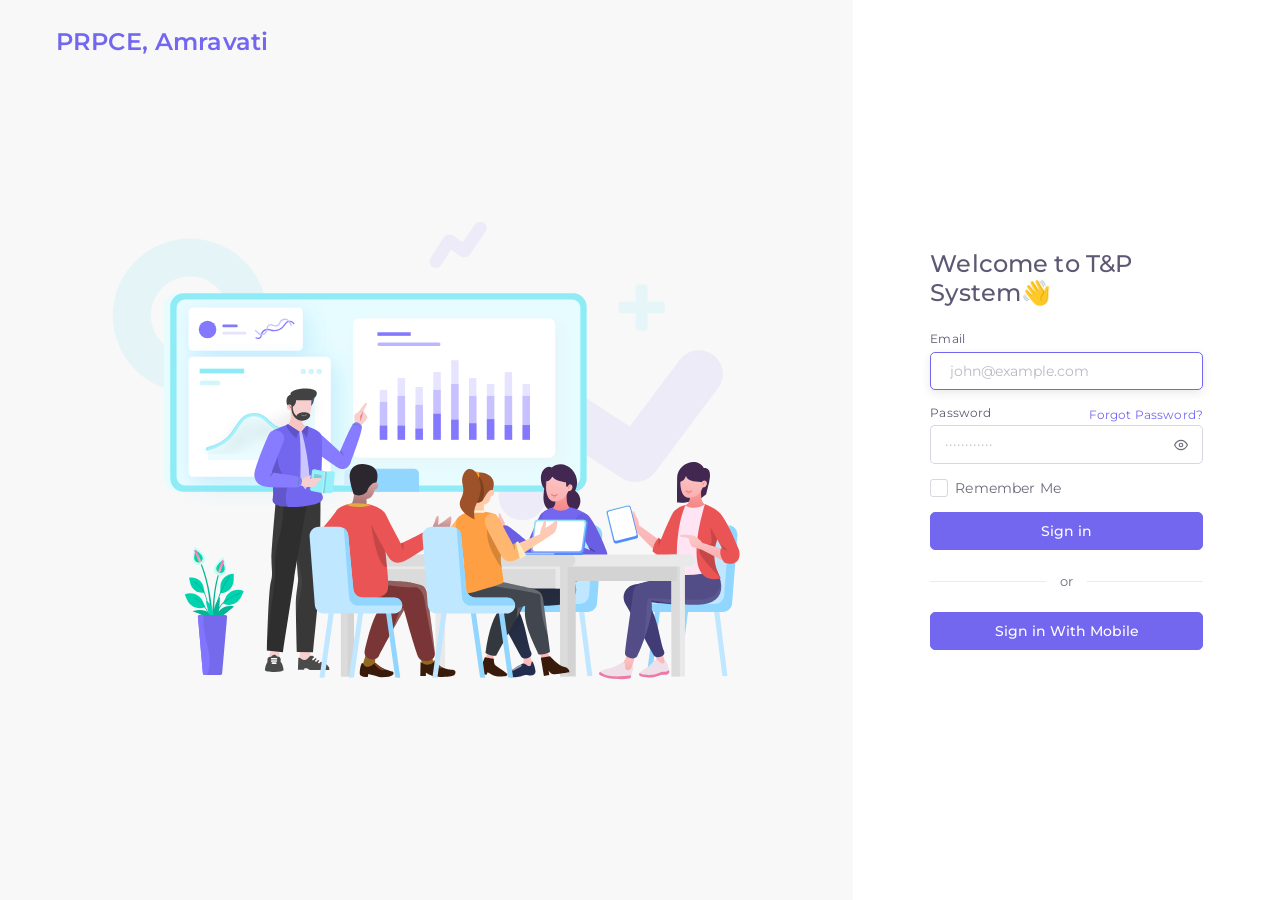
<file: index.html>
<!DOCTYPE html>
 
<html class="loading" lang="en" data-textdirection="ltr">
  <!-- BEGIN: Head-->
  <head>
    <meta http-equiv="Content-Type" content="text/html; charset=UTF-8">
    <meta http-equiv="X-UA-Compatible" content="IE=edge">
    <meta name="viewport" content="width=device-width,initial-scale=1.0,user-scalable=0,minimal-ui">
   
    <title>TnP System - Login Page </title>
    <link rel="apple-touch-icon" href="app-assets/images/ico/apple-icon-120.png">
    <link rel="shortcut icon" type="image/x-icon" href="app-assets/images/ico/favicon.ico">
    <link href="https://fonts.googleapis.com/css2?family=Montserrat:ital,wght@0,300;0,400;0,500;0,600;1,400;1,500;1,600" rel="stylesheet">

    <!-- BEGIN: Vendor CSS-->
    <link rel="stylesheet" type="text/css" href="app-assets/vendors/css/vendors.min.css">
    <!-- END: Vendor CSS-->

    <!-- BEGIN: Theme CSS-->
    <link rel="stylesheet" type="text/css" href="app-assets/css/bootstrap.min.css">
    <link rel="stylesheet" type="text/css" href="app-assets/css/bootstrap-extended.min.css">
    <link rel="stylesheet" type="text/css" href="app-assets/css/colors.min.css">
    <link rel="stylesheet" type="text/css" href="app-assets/css/components.min.css">
    <link rel="stylesheet" type="text/css" href="app-assets/css/themes/dark-layout.min.css">
    <link rel="stylesheet" type="text/css" href="app-assets/css/themes/bordered-layout.min.css">
    <link rel="stylesheet" type="text/css" href="app-assets/css/themes/semi-dark-layout.min.css">

    <!-- BEGIN: Page CSS-->
    <link rel="stylesheet" type="text/css" href="app-assets/css/core/menu/menu-types/vertical-menu.min.css">
    <link rel="stylesheet" type="text/css" href="app-assets/css/plugins/forms/form-validation.css">
    <link rel="stylesheet" type="text/css" href="app-assets/css/pages/authentication.css">
    <!-- END: Page CSS-->

    <!-- BEGIN: Custom CSS-->
    <link rel="stylesheet" type="text/css" href="assets/css/style.css">
    <!-- END: Custom CSS-->

  </head>
  <!-- END: Head-->

  <!-- BEGIN: Body-->
  <body class="vertical-layout vertical-menu-modern blank-page navbar-floating footer-static  " data-open="click" data-menu="vertical-menu-modern" data-col="blank-page">
    <!-- BEGIN: Content-->
    <div class="app-content content ">
      <div class="content-overlay"></div>
      <div class="header-navbar-shadow"></div>
      <div class="content-wrapper">
        <div class="content-header row">
        </div>
        <div class="content-body">
          <div class="auth-wrapper auth-cover">
            <div class="auth-inner row m-0">
              <!-- Brand logo--><a class="brand-logo" href="dashboard.html">
             
                <h2 class="brand-text text-primary ms-1">PRPCE, Amravati</h2></a>
              <!-- /Brand logo-->
              <!-- Left Text-->
              <div class="d-none d-lg-flex col-lg-8 align-items-center p-5">
                <div class="w-100 d-lg-flex align-items-center justify-content-center px-5"><img class="img-fluid" src="app-assets/images/pages/login-v2.svg" alt="Login V2"/></div>
              </div>
              <!-- /Left Text-->
              <!-- Login-->
              <div class="d-flex col-lg-4 align-items-center auth-bg px-2 p-lg-5">
                <div class="col-12 col-sm-8 col-md-6 col-lg-12 px-xl-2 mx-auto">
                  <h2 class="card-title fw-bold mb-1">Welcome to T&P System👋</h2>
                  <p class="card-text mb-2"></p>
                  <!-- <form class="auth-login-form mt-2" action="dashboard.html" method="POST"> -->
                    <form class=" mt-2" action="dashboard.html" method="POST">
                    <div class="mb-1">
                      <label class="form-label" for="login-email">Email</label>
                      <input class="form-control" id="login-email" type="text" name="login-email" placeholder="john@example.com" aria-describedby="login-email" autofocus="" tabindex="1"/>
                    </div>
                    <div class="mb-1">
                      <div class="d-flex justify-content-between">
                        <label class="form-label" for="login-password">Password</label><a href="forgot-password.html"><small>Forgot Password?</small></a>
                      </div>
                      <div class="input-group input-group-merge form-password-toggle">
                        <input class="form-control form-control-merge" id="login-password" type="password" name="login-password" placeholder="············" aria-describedby="login-password" tabindex="2"/><span class="input-group-text cursor-pointer"><i data-feather="eye"></i></span>
                      </div>
                    </div>
                    <div class="mb-1">
                      <div class="form-check">
                        <input class="form-check-input" id="remember-me" type="checkbox" tabindex="3"/>
                        <label class="form-check-label" for="remember-me"> Remember Me</label>
                      </div>
                    </div>
                    <button class="btn btn-primary w-100" tabindex="4" href="dashboard.html">Sign in</button>
                  </form>
                
                  <div class="divider my-2">
                    <div class="divider-text">or</div>
                  </div>
                  <button class="btn btn-primary w-100" tabindex="4">Sign in With Mobile</button>
                </div>
              </div>
              <!-- /Login-->
            </div>
          </div>
        </div>
      </div>
    </div>
    <!-- END: Content-->


    <!-- BEGIN: Vendor JS-->
    <script src="app-assets/vendors/js/vendors.min.js"></script>
    <!-- BEGIN Vendor JS-->

    <!-- BEGIN: Page Vendor JS-->
    <script src="app-assets/vendors/js/forms/validation/jquery.validate.min.js"></script>
    <!-- END: Page Vendor JS-->

    <!-- BEGIN: Theme JS-->
    <script src="app-assets/js/core/app-menu.min.js"></script>
    <script src="app-assets/js/core/app.min.js"></script>
    <!-- END: Theme JS-->

    <!-- BEGIN: Page JS-->
    <script src="app-assets/js/scripts/pages/auth-login.js"></script>
    <!-- END: Page JS-->

    <script>
      $(window).on('load',  function(){
        if (feather) {
          feather.replace({ width: 14, height: 14 });
        }
      })
    </script>
  </body>
  <!-- END: Body-->
</html>
</file>
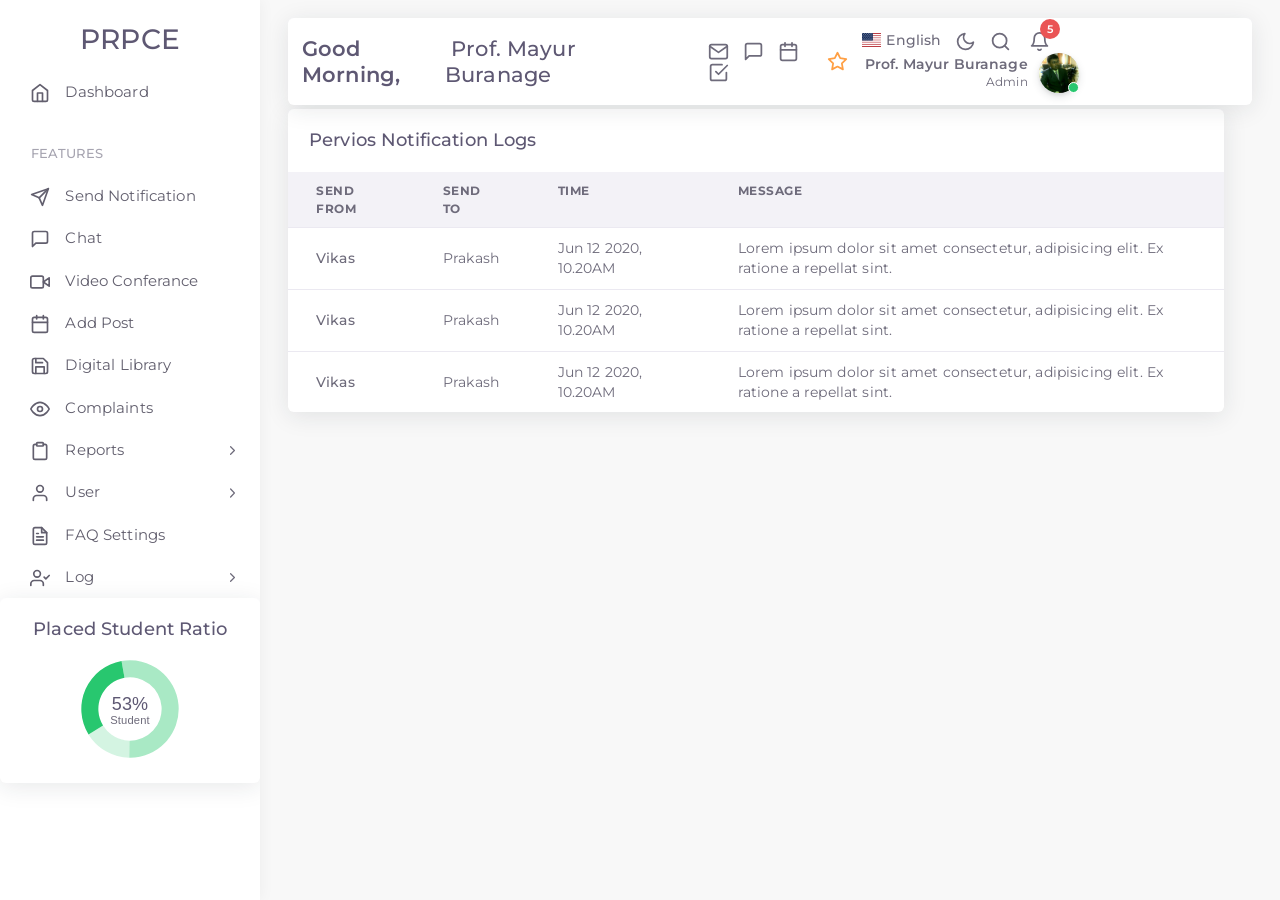
<file: chat-log.html>
<!DOCTYPE html>
 
<html class="loading" lang="en" data-textdirection="ltr">
  <!-- BEGIN: Head-->
  <head>
    <meta http-equiv="Content-Type" content="text/html; charset=UTF-8">
    <meta http-equiv="X-UA-Compatible" content="IE=edge">
    <meta name="viewport" content="width=device-width,initial-scale=1.0,user-scalable=0,minimal-ui">
   
    <title>TnP System - Chat Logs</title>
    <link rel="apple-touch-icon" href="app-assets/images/ico/apple-icon-120.png">
    <link rel="shortcut icon" type="image/x-icon" href="app-assets/images/ico/favicon.ico">
    <link href="https://fonts.googleapis.com/css2?family=Montserrat:ital,wght@0,300;0,400;0,500;0,600;1,400;1,500;1,600" rel="stylesheet">

    <!-- BEGIN: Vendor CSS-->
    <link rel="stylesheet" type="text/css" href="app-assets/vendors/css/vendors.min.css">
    <link rel="stylesheet" type="text/css" href="app-assets/vendors/css/editors/quill/katex.min.css">
    <link rel="stylesheet" type="text/css" href="app-assets/vendors/css/editors/quill/monokai-sublime.min.css">
    <link rel="stylesheet" type="text/css" href="app-assets/vendors/css/editors/quill/quill.snow.css">
    <link rel="stylesheet" type="text/css" href="app-assets/vendors/css/extensions/toastr.min.css">
    <link rel="stylesheet" type="text/css" href="app-assets/vendors/css/forms/select/select2.min.css">
    <link rel="preconnect" href="https://fonts.gstatic.com">
    <link rel="stylesheet" type="text/css" href="https://fonts.googleapis.com/css2?family=Inconsolata&amp;family=Roboto+Slab&amp;family=Slabo+27px&amp;family=Sofia&amp;family=Ubuntu+Mono&amp;display=swap">
    <!-- END: Vendor CSS-->

    <!-- BEGIN: Theme CSS-->
    <link rel="stylesheet" type="text/css" href="app-assets/css/bootstrap.min.css">
    <link rel="stylesheet" type="text/css" href="app-assets/css/bootstrap-extended.min.css">
    <link rel="stylesheet" type="text/css" href="app-assets/css/colors.min.css">
    <link rel="stylesheet" type="text/css" href="app-assets/css/components.min.css">
    <link rel="stylesheet" type="text/css" href="app-assets/css/themes/dark-layout.min.css">
    <link rel="stylesheet" type="text/css" href="app-assets/css/themes/bordered-layout.min.css">
    <link rel="stylesheet" type="text/css" href="app-assets/css/themes/semi-dark-layout.min.css">

    <!-- BEGIN: Page CSS-->
    <link rel="stylesheet" type="text/css" href="app-assets/css/core/menu/menu-types/vertical-menu.min.css">
    <link rel="stylesheet" type="text/css" href="app-assets/css/plugins/forms/form-quill-editor.min.css">
    <link rel="stylesheet" type="text/css" href="app-assets/css/plugins/extensions/ext-component-toastr.min.css">
    <link rel="stylesheet" type="text/css" href="app-assets/css/pages/app-email.min.css">
    <!-- END: Page CSS-->

    <!-- BEGIN: Custom CSS-->
    <link rel="stylesheet" type="text/css" href="assets/css/style.css">
    <!-- END: Custom CSS-->

  </head>
  <!-- END: Head-->

  <!-- BEGIN: Body-->
  <body class="vertical-layout vertical-menu-modern content-left-sidebar navbar-floating footer-static  " data-open="click" data-menu="vertical-menu-modern" data-col="content-left-sidebar">

    <!-- BEGIN: Header-->
    <nav class="header-navbar navbar navbar-expand-lg align-items-center floating-nav navbar-light navbar-shadow container-xxl">
    
      <div class="navbar-container d-flex content">
        <h3 style="margin-top: 7px;
        display: flex;
        align-items: center;"><b>Good Morning, </b>&nbsp;Prof. Mayur Buranage&nbsp;&nbsp;&nbsp;&nbsp;&nbsp;&nbsp;&nbsp;&nbsp;</h3>
        <div class="bookmark-wrapper d-flex align-items-center">
          <ul class="nav navbar-nav d-xl-none">
            <li class="nav-item"><a class="nav-link menu-toggle" href="#"><i class="ficon" data-feather="menu"></i></a></li>
          </ul>
          <ul class="nav navbar-nav bookmark-icons">
            <li class="nav-item d-none d-lg-block"><a class="nav-link" href="#" data-bs-toggle="tooltip" data-bs-placement="bottom" title="Email"><i class="ficon" data-feather="mail"></i></a></li>
            <li class="nav-item d-none d-lg-block"><a class="nav-link" href="#" data-bs-toggle="tooltip" data-bs-placement="bottom" title="Chat"><i class="ficon" data-feather="message-square"></i></a></li>
            <li class="nav-item d-none d-lg-block"><a class="nav-link"href="#" data-bs-toggle="tooltip" data-bs-placement="bottom" title="Calendar"><i class="ficon" data-feather="calendar"></i></a></li>
            <li class="nav-item d-none d-lg-block"><a class="nav-link" hhref="#" data-bs-toggle="tooltip" data-bs-placement="bottom" title="Todo"><i class="ficon" data-feather="check-square"></i></a></li>
          </ul>
          <ul class="nav navbar-nav">
            <li class="nav-item d-none d-lg-block"><a class="nav-link bookmark-star"><i class="ficon text-warning" data-feather="star"></i></a>
              <div class="bookmark-input search-input">
                <div class="bookmark-input-icon"><i data-feather="search"></i></div>
                <input class="form-control input" type="text" placeholder="Bookmark" tabindex="0" data-search="search">
                <ul class="search-list search-list-bookmark"></ul>
              </div>
            </li>
          </ul>
        </div>
        <ul class="nav navbar-nav align-items-center ms-auto">
          <li class="nav-item dropdown dropdown-language"><a class="nav-link dropdown-toggle" id="dropdown-flag" href="#" data-bs-toggle="dropdown" aria-haspopup="true" aria-expanded="false"><i class="flag-icon flag-icon-us"></i><span class="selected-language">English</span></a>
          
          </li>
          <li class
          <li class="nav-item d-none d-lg-block"><a class="nav-link nav-link-style"><i class="ficon" data-feather="moon"></i></a></li>
          <li class="nav-item nav-search"><a class="nav-link nav-link-search"><i class="ficon" data-feather="search"></i></a>
            <div class="search-input">
              <div class="search-input-icon"><i data-feather="search"></i></div>
              <input class="form-control input" type="text" placeholder="Explore Vuexy..." tabindex="-1" data-search="search">
              <div class="search-input-close"><i data-feather="x"></i></div>
              <ul class="search-list search-list-main"></ul>
            </div>
          </li>
          <li class="nav-item dropdown dropdown-cart me-25">
            <ul class="dropdown-menu dropdown-menu-media dropdown-menu-end">
              <li class="dropdown-menu-header">
                <div class="dropdown-header d-flex">
                  <h4 class="notification-title mb-0 me-auto">My Cart</h4>
                  <div class="badge rounded-pill badge-light-primary">4 Items</div>
                </div>
              </li>
              <li class="scrollable-container media-list">
                <div class="list-item align-items-center"><img class="d-block rounded me-1" src="app-assets/images/pages/eCommerce/1.png" alt="donuts" width="62">
                  <div class="list-item-body flex-grow-1"><i class="ficon cart-item-remove" data-feather="x"></i>
                    <div class="media-heading">
                      <h6 class="cart-item-title"><a class="text-body" href="app-ecommerce-details.html"> Apple watch 5</a></h6><small class="cart-item-by">By Apple</small>
                    </div>
                    <div class="cart-item-qty">
                      <div class="input-group">
                        <input class="touchspin-cart" type="number" value="1">
                      </div>
                    </div>
                    <h5 class="cart-item-price">$374.90</h5>
                  </div>
                </div>
                <div class="list-item align-items-center"><img class="d-block rounded me-1" src="app-assets/images/pages/eCommerce/7.png" alt="donuts" width="62">
                  <div class="list-item-body flex-grow-1"><i class="ficon cart-item-remove" data-feather="x"></i>
                    <div class="media-heading">
                      <h6 class="cart-item-title"><a class="text-body" href="app-ecommerce-details.html"> Google Home Mini</a></h6><small class="cart-item-by">By Google</small>
                    </div>
                    <div class="cart-item-qty">
                      <div class="input-group">
                        <input class="touchspin-cart" type="number" value="3">
                      </div>
                    </div>
                    <h5 class="cart-item-price">$129.40</h5>
                  </div>
                </div>
                <div class="list-item align-items-center"><img class="d-block rounded me-1" src="app-assets/images/pages/eCommerce/2.png" alt="donuts" width="62">
                  <div class="list-item-body flex-grow-1"><i class="ficon cart-item-remove" data-feather="x"></i>
                    <div class="media-heading">
                      <h6 class="cart-item-title"><a class="text-body" href="app-ecommerce-details.html"> iPhone 11 Pro</a></h6><small class="cart-item-by">By Apple</small>
                    </div>
                    <div class="cart-item-qty">
                      <div class="input-group">
                        <input class="touchspin-cart" type="number" value="2">
                      </div>
                    </div>
                    <h5 class="cart-item-price">$699.00</h5>
                  </div>
                </div>
                <div class="list-item align-items-center"><img class="d-block rounded me-1" src="app-assets/images/pages/eCommerce/3.png" alt="donuts" width="62">
                  <div class="list-item-body flex-grow-1"><i class="ficon cart-item-remove" data-feather="x"></i>
                    <div class="media-heading">
                      <h6 class="cart-item-title"><a class="text-body" href="app-ecommerce-details.html"> iMac Pro</a></h6><small class="cart-item-by">By Apple</small>
                    </div>
                    <div class="cart-item-qty">
                      <div class="input-group">
                        <input class="touchspin-cart" type="number" value="1">
                      </div>
                    </div>
                    <h5 class="cart-item-price">$4,999.00</h5>
                  </div>
                </div>
                <div class="list-item align-items-center"><img class="d-block rounded me-1" src="app-assets/images/pages/eCommerce/5.png" alt="donuts" width="62">
                  <div class="list-item-body flex-grow-1"><i class="ficon cart-item-remove" data-feather="x"></i>
                    <div class="media-heading">
                      <h6 class="cart-item-title"><a class="text-body" href="app-ecommerce-details.html"> MacBook Pro</a></h6><small class="cart-item-by">By Apple</small>
                    </div>
                    <div class="cart-item-qty">
                      <div class="input-group">
                        <input class="touchspin-cart" type="number" value="1">
                      </div>
                    </div>
                    <h5 class="cart-item-price">$2,999.00</h5>
                  </div>
                </div>
              </li>
              <li class="dropdown-menu-footer">
                <div class="d-flex justify-content-between mb-1">
                  <h6 class="fw-bolder mb-0">Total:</h6>
                  <h6 class="text-primary fw-bolder mb-0">$10,999.00</h6>
                </div><a class="btn btn-primary w-100" href="app-ecommerce-checkout.html">Checkout</a>
              </li>
            </ul>
          </li>
          <li class="nav-item dropdown dropdown-notification me-25"><a class="nav-link" href="#" data-bs-toggle="dropdown"><i class="ficon" data-feather="bell"></i><span class="badge rounded-pill bg-danger badge-up">5</span></a>
            <ul class="dropdown-menu dropdown-menu-media dropdown-menu-end">
              <li class="dropdown-menu-header">
                <div class="dropdown-header d-flex">
                  <h4 class="notification-title mb-0 me-auto">Notifications</h4>
                  <div class="badge rounded-pill badge-light-primary">6 New</div>
                </div>
              </li>
              <li class="scrollable-container media-list"><a class="d-flex" href="#">
                  <div class="list-item d-flex align-items-start">
                    <div class="me-1">
                      <div class="avatar"><img src="app-assets/images/portrait/small/avatar-s-31.jpg" alt="avatar" width="32" height="32"></div>
                    </div>
                    <div class="list-item-body flex-grow-1">
                      <p class="media-heading"><span class="fw-bolder">New message</span>&nbsp;received</p><small class="notification-text"> You have 3 unread messages</small>
                    </div>
                  </div></a><a class="d-flex" href="#">
                  <div class="list-item d-flex align-items-start">
                    <div class="me-1">
                      <div class="avatar"><img src="app-assets/images/portrait/small/avatar-s-3.jpg" alt="avatar" width="32" height="32"></div>
                    </div>
                    <div class="list-item-body flex-grow-1">
                      <p class="media-heading"><span class="fw-bolder">New message</span>&nbsp;received</p><small class="notification-text"> You have 10 unread messages</small>
                    </div>
                  </div></a>
                <div class="list-item d-flex align-items-center">
                  <h6 class="fw-bolder me-auto mb-0">System Notifications</h6>
                  <div class="form-check form-check-primary form-switch">
                    <input class="form-check-input" id="systemNotification" type="checkbox" checked="">
                    <label class="form-check-label" for="systemNotification"></label>
                  </div>
                </div><a class="d-flex" href="#">
                  <div class="list-item d-flex align-items-start">
                    <div class="me-1">
                      <div class="avatar bg-light-danger">
                        <div class="avatar-content"><i class="avatar-icon" data-feather="x"></i></div>
                      </div>
                    </div>
                    <div class="list-item-body flex-grow-1">
                      <p class="media-heading"><span class="fw-bolder">Server down</span>&nbsp;registered</p><small class="notification-text"> USA Server is down due to high CPU usage</small>
                    </div>
                  </div></a><a class="d-flex" href="#">
                  <div class="list-item d-flex align-items-start">
                    <div class="me-1">
                      <div class="avatar bg-light-success">
                        <div class="avatar-content"><i class="avatar-icon" data-feather="check"></i></div>
                      </div>
                    </div>
                    <div class="list-item-body flex-grow-1">
                      <p class="media-heading"><span class="fw-bolder">Students report</span>&nbsp;generated</p><small class="notification-text"> Last month sales report generated</small>
                    </div>
                  </div></a><a class="d-flex" href="#">
                  <div class="list-item d-flex align-items-start">
                    <div class="me-1">
                      <div class="avatar bg-light-warning">
                        <div class="avatar-content"><i class="avatar-icon" data-feather="alert-triangle"></i></div>
                      </div>
                    </div>
                    <div class="list-item-body flex-grow-1">
                      <p class="media-heading"><span class="fw-bolder">High memory</span>&nbsp;usage</p><small class="notification-text"> Server using high memory</small>
                    </div>
                  </div></a>
              </li>
              <li class="dropdown-menu-footer"><a class="btn btn-primary w-100" href="#">Read all notifications</a></li>
            </ul>
          </li>
          <li class="nav-item dropdown dropdown-user"><a class="nav-link dropdown-toggle dropdown-user-link" id="dropdown-user" href="#" data-bs-toggle="dropdown" aria-haspopup="true" aria-expanded="false">
              <div class="user-nav d-sm-flex d-none"><span class="user-name fw-bolder">Prof. Mayur Buranage</span><span class="user-status">Admin</span></div><span class="avatar"><img class="round" src="app-assets/images/portrait/small/avatar-s-11.jpg" alt="avatar" height="40" width="40"><span class="avatar-status-online"></span></span></a>
            <div class="dropdown-menu dropdown-menu-end" aria-labelledby="dropdown-user"><a class="dropdown-item" href="#"><i class="me-50" data-feather="user"></i> Profile</a>
              <div class="dropdown-divider"></div><a class="dropdown-item" href="#"><i class="me-50" data-feather="settings"></i> Settings</a><a class="dropdown-item" href="#"><i class="me-50" data-feather="help-circle"></i> FAQ</a><a class="dropdown-item" href="#"><i class="me-50" data-feather="power"></i> Logout</a>
            </div>
          </li>
        </ul>
      </div>
    </nav>
    <ul class="main-search-list-defaultlist d-none">
      <li class="d-flex align-items-center"><a href="#">
          <h6 class="section-label mt-75 mb-0">Files</h6></a></li>
      <li class="auto-suggestion"><a class="d-flex align-items-center justify-content-between w-100" href="file-manager.html">
          <div class="d-flex">
            <div class="me-75"><img src="app-assets/images/icons/xls.png" alt="png" height="32"></div>
            <div class="search-data">
              <p class="search-data-title mb-0">Two new item submitted</p><small class="text-muted">Marketing Manager</small>
            </div>
          </div><small class="search-data-size me-50 text-muted">&apos;17kb</small></a></li>
      <li class="auto-suggestion"><a class="d-flex align-items-center justify-content-between w-100" href="file-manager.html">
          <div class="d-flex">
            <div class="me-75"><img src="app-assets/images/icons/jpg.png" alt="png" height="32"></div>
            <div class="search-data">
              <p class="search-data-title mb-0">52 JPG file Generated</p><small class="text-muted">FontEnd Developer</small>
            </div>
          </div><small class="search-data-size me-50 text-muted">&apos;11kb</small></a></li>
      <li class="auto-suggestion"><a class="d-flex align-items-center justify-content-between w-100" href="file-manager.html">
          <div class="d-flex">
            <div class="me-75"><img src="app-assets/images/icons/pdf.png" alt="png" height="32"></div>
            <div class="search-data">
              <p class="search-data-title mb-0">25 PDF File Uploaded</p><small class="text-muted">Digital Marketing Manager</small>
            </div>
          </div><small class="search-data-size me-50 text-muted">&apos;150kb</small></a></li>
      <li class="auto-suggestion"><a class="d-flex align-items-center justify-content-between w-100" href="file-manager.html">
          <div class="d-flex">
            <div class="me-75"><img src="app-assets/images/icons/doc.png" alt="png" height="32"></div>
            <div class="search-data">
              <p class="search-data-title mb-0">Anna_Strong.doc</p><small class="text-muted">Web Designer</small>
            </div>
          </div><small class="search-data-size me-50 text-muted">&apos;256kb</small></a></li>
      <li class="d-flex align-items-center"><a href="#">
          <h6 class="section-label mt-75 mb-0">Members</h6></a></li>
      <li class="auto-suggestion"><a class="d-flex align-items-center justify-content-between py-50 w-100" href="user-view-account.html">
          <div class="d-flex align-items-center">
            <div class="avatar me-75"><img src="app-assets/images/portrait/small/avatar-s-8.jpg" alt="png" height="32"></div>
            <div class="search-data">
              <p class="search-data-title mb-0">Prof. Mayur Buranage</p><small class="text-muted">UI designer</small>
            </div>
          </div></a></li>
      <li class="auto-suggestion"><a class="d-flex align-items-center justify-content-between py-50 w-100" href="user-view-account.html">
          <div class="d-flex align-items-center">
            <div class="avatar me-75"><img src="app-assets/images/portrait/small/avatar-s-1.jpg" alt="png" height="32"></div>
            <div class="search-data">
              <p class="search-data-title mb-0">Michal Clark</p><small class="text-muted">FontEnd Developer</small>
            </div>
          </div></a></li>
      <li class="auto-suggestion"><a class="d-flex align-items-center justify-content-between py-50 w-100" href="user-view-account.html">
          <div class="d-flex align-items-center">
            <div class="avatar me-75"><img src="app-assets/images/portrait/small/avatar-s-14.jpg" alt="png" height="32"></div>
            <div class="search-data">
              <p class="search-data-title mb-0">Milena Gibson</p><small class="text-muted">Digital Marketing Manager</small>
            </div>
          </div></a></li>
      <li class="auto-suggestion"><a class="d-flex align-items-center justify-content-between py-50 w-100" href="user-view-account.html">
          <div class="d-flex align-items-center">
            <div class="avatar me-75"><img src="app-assets/images/portrait/small/avatar-s-6.jpg" alt="png" height="32"></div>
            <div class="search-data">
              <p class="search-data-title mb-0">Anna Strong</p><small class="text-muted">Web Designer</small>
            </div>
          </div></a></li>
    </ul>
    <ul class="main-search-list-defaultlist-other-list d-none">
      <li class="auto-suggestion justify-content-between"><a class="d-flex align-items-center justify-content-between w-100 py-50">
          <div class="d-flex justify-content-start"><span class="me-75" data-feather="alert-circle"></span><span>No results found.</span></div></a></li>
    </ul>
    <!-- END: Header-->


    <!-- BEGIN: Main Menu-->
    <div class="main-menu menu-fixed menu-light menu-accordion menu-shadow" data-scroll-to-active="true">
      <h1 style="text-align: center;
      margin-top: 23px;">PRPCE</h1>
      <!-- <div class="navbar-header">
        <ul class="nav navbar-nav flex-row">
          <li class="nav-item me-auto"><a class="navbar-brand" href="https://www.prpcem.org/wp-content/uploads/2020/07/PR-Pote-Patil-College-Amravati-Logo.jpeg"><span class="brand-logo"></span>
                <svg viewbox="0 0 139 95" version="1.1" xmlns="http://www.w3.org/2000/svg" xmlns:xlink="http://www.w3.org/1999/xlink" height="24">
                  <defs>
                    <lineargradient id="linearGradient-1" x1="100%" y1="10.5120544%" x2="50%" y2="89.4879456%">
                      <stop stop-color="#000000" offset="0%"></stop>
                      <stop stop-color="#FFFFFF" offset="100%"></stop>
                    </lineargradient>
                    <lineargradient id="linearGradient-2" x1="64.0437835%" y1="46.3276743%" x2="37.373316%" y2="100%">
                      <stop stop-color="#EEEEEE" stop-opacity="0" offset="0%"></stop>
                      <stop stop-color="#FFFFFF" offset="100%"></stop>
                    </lineargradient>
                  </defs>
                  <g id="Page-1" stroke="none" stroke-width="1" fill="none" fill-rule="evenodd">
                    <g id="Artboard" transform="translate(-400.000000, -178.000000)">
                      <g id="Group" transform="translate(400.000000, 178.000000)">
                        <path class="text-primary" id="Path" d="M-5.68434189e-14,2.84217094e-14 L39.1816085,2.84217094e-14 L69.3453773,32.2519224 L101.428699,2.84217094e-14 L138.784583,2.84217094e-14 L138.784199,29.8015838 C137.958931,37.3510206 135.784352,42.5567762 132.260463,45.4188507 C128.736573,48.2809251 112.33867,64.5239941 83.0667527,94.1480575 L56.2750821,94.1480575 L6.71554594,44.4188507 C2.46876683,39.9813776 0.345377275,35.1089553 0.345377275,29.8015838 C0.345377275,24.4942122 0.230251516,14.560351 -5.68434189e-14,2.84217094e-14 Z" style="fill:currentColor"></path>
                        <path id="Path1" d="M69.3453773,32.2519224 L101.428699,1.42108547e-14 L138.784583,1.42108547e-14 L138.784199,29.8015838 C137.958931,37.3510206 135.784352,42.5567762 132.260463,45.4188507 C128.736573,48.2809251 112.33867,64.5239941 83.0667527,94.1480575 L56.2750821,94.1480575 L32.8435758,70.5039241 L69.3453773,32.2519224 Z" fill="url(#linearGradient-1)" opacity="0.2"></path>
                        <polygon id="Path-2" fill="#000000" opacity="0.049999997" points="69.3922914 32.4202615 32.8435758 70.5039241 54.0490008 16.1851325"></polygon>
                        <polygon id="Path-21" fill="#000000" opacity="0.099999994" points="69.3922914 32.4202615 32.8435758 70.5039241 58.3683556 20.7402338"></polygon>
                        <polygon id="Path-3" fill="url(#linearGradient-2)" opacity="0.099999994" points="101.428699 0 83.0667527 94.1480575 130.378721 47.0740288"></polygon>
                      </g>
                    </g>
                  </g>
                </svg></span>
              <h2 class="brand-text">Vuexy</h2></a></li>
          <li class="nav-item nav-toggle"><a class="nav-link modern-nav-toggle pe-0" data-bs-toggle="collapse"><i class="d-block d-xl-none text-primary toggle-icon font-medium-4" data-feather="x"></i><i class="d-none d-xl-block collapse-toggle-icon font-medium-4  text-primary" data-feather="disc" data-ticon="disc"></i></a></li>
        </ul>
      </div> -->
      <div class="shadow-bottom"></div>
      <div class="main-menu-content">
        <ul class="navigation navigation-main" id="main-menu-navigation" data-menu="menu-navigation">
          <!-- <li class=" nav-item"><a class="d-flex align-items-center" href="dashboard.html"><i data-feather="home"></i><span class="menu-title text-truncate" data-i18n="Dashboards">Dashboards</span><span class="badge badge-light-warning rounded-pill ms-auto me-1">2</span></a>
            <ul class="menu-content">
              <li><a class="d-flex align-items-center" href="dashboard-analytics.html"><i data-feather="circle"></i><span class="menu-item text-truncate" data-i18n="Analytics">Analytics</span></a>
              </li>
              <li class="active"><a class="d-flex align-items-center" href="dashboard-ecommerce.html"><i data-feather="circle"></i><span class="menu-item text-truncate" data-i18n="eCommerce">eCommerce</span></a>
              </li>
            </ul>
          </li> -->
          <li class=" nav-item"><a class="d-flex align-items-center" href="dashboard.html"><i data-feather="home"></i><span class="menu-title text-truncate" data-i18n="Email">Dashboard</span></a>
          </li>
          <li class=" navigation-header"><span data-i18n="Apps &amp; Pages">Features</span><i data-feather="more-horizontal"></i>
          </li>
          <li class=" nav-item"><a class="d-flex align-items-center" href="send-notification.html"><i data-feather="send"></i><span class="menu-title text-truncate" data-i18n="Email">Send Notification</span></a>
          </li>
          <li class=" nav-item"><a class="d-flex align-items-center" href="chat.html"><i data-feather="message-square"></i><span class="menu-title text-truncate" data-i18n="Chat">Chat</span></a>
          </li>
          <li class=" nav-item"><a class="d-flex align-items-center" href="coming-soon.html"><i data-feather="video"></i><span class="menu-title text-truncate" data-i18n="Todo">Video Conferance</span></a>
          </li>
          <li class=" nav-item"><a class="d-flex align-items-center" href="add-post.html"><i data-feather="calendar"></i><span class="menu-title text-truncate" data-i18n="Calendar">Add Post</span></a>
          </li>
          <!-- <li class=" nav-item"><a class="d-flex align-items-center" href="app-kanban.html"><i data-feather="grid"></i><span class="menu-title text-truncate" data-i18n="Kanban">Kanban</span></a>
          </li> -->
          <!-- <li class=" nav-item"><a class="d-flex align-items-center" href="#"><i data-feather="file-text"></i><span class="menu-title text-truncate" data-i18n="Invoice">Invoice</span></a>
            <ul class="menu-content">
              <li><a class="d-flex align-items-center" href="app-invoice-list.html"><i data-feather="circle"></i><span class="menu-item text-truncate" data-i18n="List">List</span></a>
              </li>
              <li><a class="d-flex align-items-center" href="app-invoice-preview.html"><i data-feather="circle"></i><span class="menu-item text-truncate" data-i18n="Preview">Preview</span></a>
              </li>
              <li><a class="d-flex align-items-center" href="app-invoice-edit.html"><i data-feather="circle"></i><span class="menu-item text-truncate" data-i18n="Edit">Edit</span></a>
              </li>
              <li><a class="d-flex align-items-center" href="app-invoice-add.html"><i data-feather="circle"></i><span class="menu-item text-truncate" data-i18n="Add">Add</span></a>
              </li>
            </ul>
          </li> -->
          <li class=" nav-item"><a class="d-flex align-items-center" href="file-manager.html"><i data-feather="save"></i><span class="menu-title text-truncate" data-i18n="File Manager">Digital Library</span></a>
          </li>
          <li class=" nav-item"><a class="d-flex align-items-center" href="complaints.html"><i data-feather="eye"></i><span class="menu-title text-truncate" data-i18n="Roles &amp; Permission">Complaints</span></a>
            <!-- <ul class="menu-content">
              <li><a class="d-flex align-items-center" href="app-access-roles.html"><i data-feather="circle"></i><span class="menu-item text-truncate" data-i18n="Roles">Roles</span></a>
              </li>
              <li><a class="d-flex align-items-center" href="complaints.html"><i data-feather="circle"></i><span class="menu-item text-truncate" data-i18n="Permission">Permission</span></a>
              </li>
            </ul> -->
          </li>
          <li class=" nav-item"><a class="d-flex align-items-center" ><i data-feather='clipboard'></i><span class="menu-title text-truncate" data-i18n="eCommerce">Reports</span></a>
            <ul class="menu-content">
              <li><a class="d-flex align-items-center" href="reports.html"><i data-feather="circle"></i><span class="menu-item text-truncate" data-i18n="Shop">Placed Student</span></a>
              </li>
              <li><a class="d-flex align-items-center" href="coming-soon.html"><i data-feather="circle"></i><span class="menu-item text-truncate" data-i18n="Details">Non Placed Student</span></a>
              </li>
             
            </ul>
          </li>
          <li class=" nav-item"><a class="d-flex align-items-center" href="#"><i data-feather="user"></i><span class="menu-title text-truncate" data-i18n="User">User</span></a>
            <ul class="menu-content">
              <li><a class="d-flex align-items-center" href="user-list.html"><i data-feather="circle"></i><span class="menu-item text-truncate" data-i18n="List">Student</span></a>
              </li>
              <li><a class="d-flex align-items-center" href="user-list.html"><i data-feather="circle"></i><span class="menu-item text-truncate" data-i18n="List">HR</span></a>
              </li>
              <li><a class="d-flex align-items-center" href="user-list.html"><i data-feather="circle"></i><span class="menu-item text-truncate" data-i18n="List">Co-Ordinator</span></a>
              </li>
              <li><a class="d-flex align-items-center" href="user-view-account.html"><i data-feather="circle"></i><span class="menu-item text-truncate" data-i18n="List">Sample Profile</span></a>
              </li>
              <!-- <li><a class="d-flex align-items-center" href="#"><i data-feather="circle"></i><span class="menu-item text-truncate" data-i18n="View">View</span></a>
                <ul class="menu-content">
                  <li><a class="d-flex align-items-center" href="user-view-account.html"><span class="menu-item text-truncate" data-i18n="Account">Account</span></a>
                  </li>
                  <li><a class="d-flex align-items-center" href="app-user-view-security.html"><span class="menu-item text-truncate" data-i18n="Security">Security</span></a>
                  </li>
                  <li><a class="d-flex align-items-center" href="app-user-view-billing.html"><span class="menu-item text-truncate" data-i18n="Billing &amp; Plans">Billing &amp; Plans</span></a>
                  </li>
                  <li><a class="d-flex align-items-center" href="app-user-view-notifications.html"><span class="menu-item text-truncate" data-i18n="Notifications">Notifications</span></a>
                  </li>
                  <li><a class="d-flex align-items-center" href="app-user-view-connections.html"><span class="menu-item text-truncate" data-i18n="Connections">Connections</span></a>
                  </li>
                </ul>
              </li> -->
            </ul>
          </li>
          <li class=" nav-item"><a class="d-flex align-items-center" href="coming-soon.html"><i data-feather="file-text"></i><span class="menu-title text-truncate" data-i18n="Pages"> FAQ Settings</span></a>
            <!-- <ul class="menu-content">
              <li><a class="d-flex align-items-center" href="#"><i data-feather="circle"></i><span class="menu-item text-truncate" data-i18n="Account Settings">Account Settings</span></a>
                <ul class="menu-content">
                  <li><a class="d-flex align-items-center" href="page-account-settings-account.html"><span class="menu-item text-truncate" data-i18n="Account">Account</span></a>
                  </li>
                  <li><a class="d-flex align-items-center" href="page-account-settings-security.html"><span class="menu-item text-truncate" data-i18n="Security">Security</span></a>
                  </li>
                  <li><a class="d-flex align-items-center" href="page-account-settings-billing.html"><span class="menu-item text-truncate" data-i18n="Billings &amp; Plans">Billings &amp; Plans</span></a>
                  </li>
                  <li><a class="d-flex align-items-center" href="page-account-settings-notifications.html"><span class="menu-item text-truncate" data-i18n="Notifications">Notifications</span></a>
                  </li>
                  <li><a class="d-flex align-items-center" href="page-account-settings-connections.html"><span class="menu-item text-truncate" data-i18n="Connections">Connections</span></a>
                  </li>
                </ul>
              </li>
              <li><a class="d-flex align-items-center" href="page-profile.html"><i data-feather="circle"></i><span class="menu-item text-truncate" data-i18n="Profile">Profile</span></a>
              </li>
              <li><a class="d-flex align-items-center" href="page-faq.html"><i data-feather="circle"></i><span class="menu-item text-truncate" data-i18n="FAQ">FAQ</span></a>
              </li>
              <li><a class="d-flex align-items-center" href="page-knowledge-base.html"><i data-feather="circle"></i><span class="menu-item text-truncate" data-i18n="Knowledge Base">Knowledge Base</span></a>
              </li>
              <li><a class="d-flex align-items-center" href="page-pricing.html"><i data-feather="circle"></i><span class="menu-item text-truncate" data-i18n="Pricing">Pricing</span></a>
              </li>
              <li><a class="d-flex align-items-center" href="page-license.html"><i data-feather="circle"></i><span class="menu-item text-truncate" data-i18n="License">License</span></a>
              </li>
              <li><a class="d-flex align-items-center" href="page-api-key.html"><i data-feather="circle"></i><span class="menu-item text-truncate" data-i18n="API Key">API Key</span></a>
              </li>
              <li><a class="d-flex align-items-center" href="#"><i data-feather="circle"></i><span class="menu-item text-truncate" data-i18n="Blog">Blog</span></a>
                <ul class="menu-content">
                  <li><a class="d-flex align-items-center" href="page-blog-list.html"><span class="menu-item text-truncate" data-i18n="List">List</span></a>
                  </li>
                  <li><a class="d-flex align-items-center" href="page-blog-detail.html"><span class="menu-item text-truncate" data-i18n="Detail">Detail</span></a>
                  </li>
                  <li><a class="d-flex align-items-center" href="page-blog-edit.html"><span class="menu-item text-truncate" data-i18n="Edit">Edit</span></a>
                  </li>
                </ul>
              </li>
              <li><a class="d-flex align-items-center" href="#"><i data-feather="circle"></i><span class="menu-item text-truncate" data-i18n="Mail Template">Mail Template</span></a>
                <ul class="menu-content">
                  <li><a class="d-flex align-items-center" href="https://pixinvent.com/demo/vuexy-mail-template/mail-welcome.html" target="_blank"><span class="menu-item text-truncate" data-i18n="Welcome">Welcome</span></a>
                  </li>
                  <li><a class="d-flex align-items-center" href="https://pixinvent.com/demo/vuexy-mail-template/mail-reset-password.html" target="_blank"><span class="menu-item text-truncate" data-i18n="Reset Password">Reset Password</span></a>
                  </li>
                  <li><a class="d-flex align-items-center" href="https://pixinvent.com/demo/vuexy-mail-template/mail-verify-email.html" target="_blank"><span class="menu-item text-truncate" data-i18n="Verify Email">Verify Email</span></a>
                  </li>
                  <li><a class="d-flex align-items-center" href="https://pixinvent.com/demo/vuexy-mail-template/mail-deactivate-account.html" target="_blank"><span class="menu-item text-truncate" data-i18n="Deactivate Account">Deactivate Account</span></a>
                  </li>
                  <li><a class="d-flex align-items-center" href="https://pixinvent.com/demo/vuexy-mail-template/mail-invoice.html" target="_blank"><span class="menu-item text-truncate" data-i18n="Invoice">Invoice</span></a>
                  </li>
                  <li><a class="d-flex align-items-center" href="https://pixinvent.com/demo/vuexy-mail-template/mail-promotional.html" target="_blank"><span class="menu-item text-truncate" data-i18n="Promotional">Promotional</span></a>
                  </li>
                </ul>
              </li>
              <li><a class="d-flex align-items-center" href="#"><i data-feather="circle"></i><span class="menu-item text-truncate" data-i18n="Miscellaneous">Miscellaneous</span></a>
                <ul class="menu-content">
                  <li><a class="d-flex align-items-center" href="page-misc-coming-soon.html" target="_blank"><span class="menu-item text-truncate" data-i18n="Coming Soon">Coming Soon</span></a>
                  </li>
                  <li><a class="d-flex align-items-center" href="page-misc-not-authorized.html" target="_blank"><span class="menu-item text-truncate" data-i18n="Not Authorized">Not Authorized</span></a>
                  </li>
                  <li><a class="d-flex align-items-center" href="page-misc-under-maintenance.html" target="_blank"><span class="menu-item text-truncate" data-i18n="Maintenance">Maintenance</span></a>
                  </li>
                  <li><a class="d-flex align-items-center" href="page-misc-error.html" target="_blank"><span class="menu-item text-truncate" data-i18n="Error">Error</span></a>
                  </li>
                </ul>
              </li>
            </ul> -->
          </li>
          <li class=" nav-item"><a class="d-flex align-items-center" href="#"><i data-feather="user-check"></i><span class="menu-title text-truncate" data-i18n="Authentication">Log</span></a>
            <ul class="menu-content">
            
                  <li><a class="d-flex align-items-center" href="user-log.html" ><span class="menu-item text-truncate" data-i18n="Basic">User Log</span></a>
                  </li>
                  <li><a class="d-flex align-items-center" href="chat-log.html" ><span class="menu-item text-truncate" data-i18n="Cover">Chat Log</span></a>
                  </li>
             
           
            </ul>
          </li>
         
          <div class="col-lg-12 col-md-6 col-12">
            <div class="card earnings-card">
              <div class="card-body">
                <div class="row">
                  <div class="col-12">
                    <h4 class="card-title mb-1" style="text-align: center;">Placed Student Ratio</h4>
                    <!-- <div class="font-small-2">This Month</div>
                    <h5 class="mb-1">$4055.56</h5>
                    <p class="card-text text-muted font-small-2">
                      <span class="fw-bolder">68.2%</span><span> more earnings than last month.</span>
                    </p> -->
                  </div>
                  <div class="col-12">
                    <div id="earnings-chart"></div>
                  </div>
                </div>
              </div>
            </div>
          </div>
          <!--
          <li class=" navigation-header"><span data-i18n="User Interface">User Interface</span><i data-feather="more-horizontal"></i>
          </li>
          <li class=" nav-item"><a class="d-flex align-items-center" href="ui-typography.html"><i data-feather="type"></i><span class="menu-title text-truncate" data-i18n="Typography">Typography</span></a>
          </li>
          <li class=" nav-item"><a class="d-flex align-items-center" href="ui-feather.html"><i data-feather="eye"></i><span class="menu-title text-truncate" data-i18n="Feather">Feather</span></a>
          </li>
          <li class=" nav-item"><a class="d-flex align-items-center" href="#"><i data-feather="credit-card"></i><span class="menu-title text-truncate" data-i18n="Card">Card</span><span class="badge badge-light-success rounded-pill ms-auto me-1">New</span></a>
            <ul class="menu-content">
              <li><a class="d-flex align-items-center" href="card-basic.html"><i data-feather="circle"></i><span class="menu-item text-truncate" data-i18n="Basic">Basic</span></a>
              </li>
              <li><a class="d-flex align-items-center" href="card-advance.html"><i data-feather="circle"></i><span class="menu-item text-truncate" data-i18n="Advance">Advance</span></a>
              </li>
              <li><a class="d-flex align-items-center" href="card-statistics.html"><i data-feather="circle"></i><span class="menu-item text-truncate" data-i18n="Statistics">Statistics</span></a>
              </li>
              <li><a class="d-flex align-items-center" href="card-analytics.html"><i data-feather="circle"></i><span class="menu-item text-truncate" data-i18n="Analytics">Analytics</span></a>
              </li>
              <li><a class="d-flex align-items-center" href="card-actions.html"><i data-feather="circle"></i><span class="menu-item text-truncate" data-i18n="Card Actions">Card Actions</span></a>
              </li>
            </ul>
          </li> -->
          <!-- <li class=" nav-item"><a class="d-flex align-items-center" href="#"><i data-feather="briefcase"></i><span class="menu-title text-truncate" data-i18n="Components">Components</span></a>
            <ul class="menu-content">
              <li><a class="d-flex align-items-center" href="component-accordion.html"><i data-feather="circle"></i><span class="menu-item text-truncate" data-i18n="Accordion">Accordion</span></a>
              </li>
              <li><a class="d-flex align-items-center" href="component-alerts.html"><i data-feather="circle"></i><span class="menu-item text-truncate" data-i18n="Alerts">Alerts</span></a>
              </li>
              <li><a class="d-flex align-items-center" href="component-avatar.html"><i data-feather="circle"></i><span class="menu-item text-truncate" data-i18n="Avatar">Avatar</span></a>
              </li>
              <li><a class="d-flex align-items-center" href="component-badges.html"><i data-feather="circle"></i><span class="menu-item text-truncate" data-i18n="Badges">Badges</span></a>
              </li>
              <li><a class="d-flex align-items-center" href="component-breadcrumbs.html"><i data-feather="circle"></i><span class="menu-item text-truncate" data-i18n="Breadcrumbs">Breadcrumbs</span></a>
              </li>
              <li><a class="d-flex align-items-center" href="component-buttons.html"><i data-feather="circle"></i><span class="menu-item text-truncate" data-i18n="Buttons">Buttons</span></a>
              </li>
              <li><a class="d-flex align-items-center" href="component-carousel.html"><i data-feather="circle"></i><span class="menu-item text-truncate" data-i18n="Carousel">Carousel</span></a>
              </li>
              <li><a class="d-flex align-items-center" href="component-collapse.html"><i data-feather="circle"></i><span class="menu-item text-truncate" data-i18n="Collapse">Collapse</span></a>
              </li>
              <li><a class="d-flex align-items-center" href="component-divider.html"><i data-feather="circle"></i><span class="menu-item text-truncate" data-i18n="Divider">Divider</span></a>
              </li>
              <li><a class="d-flex align-items-center" href="component-dropdowns.html"><i data-feather="circle"></i><span class="menu-item text-truncate" data-i18n="Dropdowns">Dropdowns</span></a>
              </li>
              <li><a class="d-flex align-items-center" href="component-list-group.html"><i data-feather="circle"></i><span class="menu-item text-truncate" data-i18n="List Group">List Group</span></a>
              </li>
              <li><a class="d-flex align-items-center" href="component-modals.html"><i data-feather="circle"></i><span class="menu-item text-truncate" data-i18n="Modals">Modals</span></a>
              </li>
              <li><a class="d-flex align-items-center" href="component-navs-component.html"><i data-feather="circle"></i><span class="menu-item text-truncate" data-i18n="Navs Component">Navs Component</span></a>
              </li>
              <li><a class="d-flex align-items-center" href="component-offcanvas.html"><i data-feather="circle"></i><span class="menu-item text-truncate" data-i18n="Offcanvas">Offcanvas</span></a>
              </li>
              <li><a class="d-flex align-items-center" href="component-pagination.html"><i data-feather="circle"></i><span class="menu-item text-truncate" data-i18n="Pagination">Pagination</span></a>
              </li>
              <li><a class="d-flex align-items-center" href="component-pill-badges.html"><i data-feather="circle"></i><span class="menu-item text-truncate" data-i18n="Pill Badges">Pill Badges</span></a>
              </li>
              <li><a class="d-flex align-items-center" href="component-pills-component.html"><i data-feather="circle"></i><span class="menu-item text-truncate" data-i18n="Pills Component">Pills Component</span></a>
              </li>
              <li><a class="d-flex align-items-center" href="component-popovers.html"><i data-feather="circle"></i><span class="menu-item text-truncate" data-i18n="Popovers">Popovers</span></a>
              </li>
              <li><a class="d-flex align-items-center" href="component-progress.html"><i data-feather="circle"></i><span class="menu-item text-truncate" data-i18n="Progress">Progress</span></a>
              </li>
              <li><a class="d-flex align-items-center" href="component-spinner.html"><i data-feather="circle"></i><span class="menu-item text-truncate" data-i18n="Spinner">Spinner</span></a>
              </li>
              <li><a class="d-flex align-items-center" href="component-tabs-component.html"><i data-feather="circle"></i><span class="menu-item text-truncate" data-i18n="Tabs Component">Tabs Component</span></a>
              </li>
              <li><a class="d-flex align-items-center" href="component-timeline.html"><i data-feather="circle"></i><span class="menu-item text-truncate" data-i18n="Timeline">Timeline</span></a>
              </li>
              <li><a class="d-flex align-items-center" href="component-bs-toast.html"><i data-feather="circle"></i><span class="menu-item text-truncate" data-i18n="Toasts">Toasts</span></a>
              </li>
              <li><a class="d-flex align-items-center" href="component-tooltips.html"><i data-feather="circle"></i><span class="menu-item text-truncate" data-i18n="Tooltips">Tooltips</span></a>
              </li>
            </ul>
          </li>
          <li class=" nav-item"><a class="d-flex align-items-center" href="#"><i data-feather="box"></i><span class="menu-title text-truncate" data-i18n="Extensions">Extensions</span></a>
            <ul class="menu-content">
              <li><a class="d-flex align-items-center" href="ext-component-sweet-alerts.html"><i data-feather="circle"></i><span class="menu-item text-truncate" data-i18n="Sweet Alert">Sweet Alert</span></a>
              </li>
              <li><a class="d-flex align-items-center" href="ext-component-blockui.html"><i data-feather="circle"></i><span class="menu-item text-truncate" data-i18n="Block UI">BlockUI</span></a>
              </li>
              <li><a class="d-flex align-items-center" href="ext-component-toastr.html"><i data-feather="circle"></i><span class="menu-item text-truncate" data-i18n="Toastr">Toastr</span></a>
              </li>
              <li><a class="d-flex align-items-center" href="ext-component-sliders.html"><i data-feather="circle"></i><span class="menu-item text-truncate" data-i18n="Sliders">Sliders</span></a>
              </li>
              <li><a class="d-flex align-items-center" href="ext-component-drag-drop.html"><i data-feather="circle"></i><span class="menu-item text-truncate" data-i18n="Drag &amp; Drop">Drag &amp; Drop</span></a>
              </li>
              <li><a class="d-flex align-items-center" href="ext-component-tour.html"><i data-feather="circle"></i><span class="menu-item text-truncate" data-i18n="Tour">Tour</span></a>
              </li>
              <li><a class="d-flex align-items-center" href="ext-component-clipboard.html"><i data-feather="circle"></i><span class="menu-item text-truncate" data-i18n="Clipboard">Clipboard</span></a>
              </li>
              <li><a class="d-flex align-items-center" href="ext-component-media-player.html"><i data-feather="circle"></i><span class="menu-item text-truncate" data-i18n="Media player">Media Player</span></a>
              </li>
              <li><a class="d-flex align-items-center" href="ext-component-context-menu.html"><i data-feather="circle"></i><span class="menu-item text-truncate" data-i18n="Context Menu">Context Menu</span></a>
              </li>
              <li><a class="d-flex align-items-center" href="ext-component-swiper.html"><i data-feather="circle"></i><span class="menu-item text-truncate" data-i18n="swiper">Swiper</span></a>
              </li>
              <li><a class="d-flex align-items-center" href="ext-component-tree.html"><i data-feather="circle"></i><span class="menu-item text-truncate" data-i18n="Tree">Tree</span></a>
              </li>
              <li><a class="d-flex align-items-center" href="ext-component-ratings.html"><i data-feather="circle"></i><span class="menu-item text-truncate" data-i18n="Ratings">Ratings</span></a>
              </li>
              <li><a class="d-flex align-items-center" href="ext-component-i18n.html"><i data-feather="circle"></i><span class="menu-item text-truncate" data-i18n="l18n">l18n</span></a>
              </li>
            </ul>
          </li> -->
          <!-- <li class=" nav-item"><a class="d-flex align-items-center" href="#"><i data-feather="layout"></i><span class="menu-title text-truncate" data-i18n="Page Layouts">Page Layouts</span></a>
            <ul class="menu-content">
              <li><a class="d-flex align-items-center" href="layout-collapsed-menu.html"><i data-feather="circle"></i><span class="menu-item text-truncate" data-i18n="Collapsed Menu">Collapsed Menu</span></a>
              </li>
              <li><a class="d-flex align-items-center" href="layout-full.html"><i data-feather="circle"></i><span class="menu-item text-truncate" data-i18n="Layout Full">Layout Full</span></a>
              </li>
              <li><a class="d-flex align-items-center" href="layout-without-menu.html"><i data-feather="circle"></i><span class="menu-item text-truncate" data-i18n="Without Menu">Without Menu</span></a>
              </li>
              <li><a class="d-flex align-items-center" href="layout-empty.html"><i data-feather="circle"></i><span class="menu-item text-truncate" data-i18n="Layout Empty">Layout Empty</span></a>
              </li>
              <li><a class="d-flex align-items-center" href="layout-blank.html"><i data-feather="circle"></i><span class="menu-item text-truncate" data-i18n="Layout Blank">Layout Blank</span></a>
              </li>
            </ul>
          </li> -->
          <!-- <li class=" navigation-header"><span data-i18n="Forms &amp; Tables">Forms &amp; Tables</span><i data-feather="more-horizontal"></i>
          </li> -->
          <!-- <li class=" nav-item"><a class="d-flex align-items-center" href="#"><i data-feather="copy"></i><span class="menu-title text-truncate" data-i18n="Form Elements">Form Elements</span></a>
            <ul class="menu-content">
              <li><a class="d-flex align-items-center" href="form-input.html"><i data-feather="circle"></i><span class="menu-item text-truncate" data-i18n="Input">Input</span></a>
              </li>
              <li><a class="d-flex align-items-center" href="form-input-groups.html"><i data-feather="circle"></i><span class="menu-item text-truncate" data-i18n="Input Groups">Input Groups</span></a>
              </li>
              <li><a class="d-flex align-items-center" href="form-input-mask.html"><i data-feather="circle"></i><span class="menu-item text-truncate" data-i18n="Input Mask">Input Mask</span></a>
              </li>
              <li><a class="d-flex align-items-center" href="form-textarea.html"><i data-feather="circle"></i><span class="menu-item text-truncate" data-i18n="Textarea">Textarea</span></a>
              </li>
              <li><a class="d-flex align-items-center" href="form-checkbox.html"><i data-feather="circle"></i><span class="menu-item text-truncate" data-i18n="Checkbox">Checkbox</span></a>
              </li>
              <li><a class="d-flex align-items-center" href="form-radio.html"><i data-feather="circle"></i><span class="menu-item text-truncate" data-i18n="Radio">Radio</span></a>
              </li>
              <li><a class="d-flex align-items-center" href="form-custom-options.html"><i data-feather="circle"></i><span class="menu-item text-truncate" data-i18n="Custom Options">Custom Options</span></a>
              </li>
              <li><a class="d-flex align-items-center" href="form-switch.html"><i data-feather="circle"></i><span class="menu-item text-truncate" data-i18n="Switch">Switch</span></a>
              </li>
              <li><a class="d-flex align-items-center" href="form-select.html"><i data-feather="circle"></i><span class="menu-item text-truncate" data-i18n="Select">Select</span></a>
              </li>
              <li><a class="d-flex align-items-center" href="form-number-input.html"><i data-feather="circle"></i><span class="menu-item text-truncate" data-i18n="Number Input">Number Input</span></a>
              </li>
              <li><a class="d-flex align-items-center" href="form-file-uploader.html"><i data-feather="circle"></i><span class="menu-item text-truncate" data-i18n="File Uploader">File Uploader</span></a>
              </li>
              <li><a class="d-flex align-items-center" href="form-quill-editor.html"><i data-feather="circle"></i><span class="menu-item text-truncate" data-i18n="Quill Editor">Quill Editor</span></a>
              </li>
              <li><a class="d-flex align-items-center" href="form-date-time-picker.html"><i data-feather="circle"></i><span class="menu-item text-truncate" data-i18n="Date &amp; Time Picker">Date &amp; Time Picker</span></a>
              </li>
            </ul>
          </li>
          <li class=" nav-item"><a class="d-flex align-items-center" href="form-layout.html"><i data-feather="box"></i><span class="menu-title text-truncate" data-i18n="Form Layout">Form Layout</span></a>
          </li>
          <li class=" nav-item"><a class="d-flex align-items-center" href="form-wizard.html"><i data-feather="package"></i><span class="menu-title text-truncate" data-i18n="Form Wizard">Form Wizard</span></a>
          </li>
          <li class=" nav-item"><a class="d-flex align-items-center" href="form-validation.html"><i data-feather="check-circle"></i><span class="menu-title text-truncate" data-i18n="Form Validation">Form Validation</span></a>
          </li>
          <li class=" nav-item"><a class="d-flex align-items-center" href="form-repeater.html"><i data-feather="rotate-cw"></i><span class="menu-title text-truncate" data-i18n="Form Repeater">Form Repeater</span></a>
          </li>
          <li class=" nav-item"><a class="d-flex align-items-center" href="table-bootstrap.html"><i data-feather="server"></i><span class="menu-title text-truncate" data-i18n="Table">Table</span></a>
          </li>
          <li class=" nav-item"><a class="d-flex align-items-center" href="#"><i data-feather="grid"></i><span class="menu-title text-truncate" data-i18n="Datatable">Datatable</span></a>
            <ul class="menu-content">
              <li><a class="d-flex align-items-center" href="table-datatable-basic.html"><i data-feather="circle"></i><span class="menu-item text-truncate" data-i18n="Basic">Basic</span></a>
              </li>
              <li><a class="d-flex align-items-center" href="table-datatable-advanced.html"><i data-feather="circle"></i><span class="menu-item text-truncate" data-i18n="Advanced">Advanced</span></a>
              </li>
            </ul>
          </li> -->
          <!-- <li class=" navigation-header"><span data-i18n="Charts &amp; Maps">Charts &amp; Maps</span><i data-feather="more-horizontal"></i>
          </li>
          <li class=" nav-item"><a class="d-flex align-items-center" href="#"><i data-feather="pie-chart"></i><span class="menu-title text-truncate" data-i18n="Charts">Charts</span><span class="badge badge-light-danger rounded-pill ms-auto me-2">2</span></a>
            <ul class="menu-content">
              <li><a class="d-flex align-items-center" href="chart-apex.html"><i data-feather="circle"></i><span class="menu-item text-truncate" data-i18n="Apex">Apex</span></a>
              </li>
              <li><a class="d-flex align-items-center" href="chart-chartjs.html"><i data-feather="circle"></i><span class="menu-item text-truncate" data-i18n="Chartjs">Chartjs</span></a>
              </li>
            </ul>
          </li> -->
          <!-- <li class=" nav-item"><a class="d-flex align-items-center" href="maps-leaflet.html"><i data-feather="map"></i><span class="menu-title text-truncate" data-i18n="Leaflet Maps">Leaflet Maps</span></a>
          </li>
          <li class=" navigation-header"><span data-i18n="Misc">Misc</span><i data-feather="more-horizontal"></i>
          </li>
          <li class=" nav-item"><a class="d-flex align-items-center" href="#"><i data-feather="menu"></i><span class="menu-title text-truncate" data-i18n="Menu Levels">Menu Levels</span></a>
            <ul class="menu-content">
              <li><a class="d-flex align-items-center" href="#"><i data-feather="circle"></i><span class="menu-item text-truncate" data-i18n="Second Level">Second Level 2.1</span></a>
              </li>
              <li><a class="d-flex align-items-center" href="#"><i data-feather="circle"></i><span class="menu-item text-truncate" data-i18n="Second Level">Second Level 2.2</span></a>
                <ul class="menu-content">
                  <li><a class="d-flex align-items-center" href="#"><span class="menu-item text-truncate" data-i18n="Third Level">Third Level 3.1</span></a>
                  </li>
                  <li><a class="d-flex align-items-center" href="#"><span class="menu-item text-truncate" data-i18n="Third Level">Third Level 3.2</span></a>
                  </li>
                </ul>
              </li>
            </ul>
          </li> -->
          <!-- <li class="disabled nav-item"><a class="d-flex align-items-center" href="#"><i data-feather="eye-off"></i><span class="menu-title text-truncate" data-i18n="Disabled Menu">Disabled Menu</span></a>
          </li>
          <li class=" nav-item"><a class="d-flex align-items-center" href="https://pixinvent.com/demo/vuexy-html-bootstrap-admin-template/documentation" target="_blank"><i data-feather="folder"></i><span class="menu-title text-truncate" data-i18n="Documentation">Documentation</span></a>
          </li>
          <li class=" nav-item"><a class="d-flex align-items-center" href="https://pixinvent.ticksy.com/" target="_blank"><i data-feather="life-buoy"></i><span class="menu-title text-truncate" data-i18n="Raise Support">Raise Support</span></a>
          </li> -->
        </ul>
      </div>
    </div>
    <!-- END: Main Menu-->

    <!-- BEGIN: Content-->
    <div class="app-content content email-application">
      <div class="row">
       
        <div class="row" id="basic-table">
          <div class="col-12">
            <div class="card">
              <div class="card-header">
                <h4 class="card-title">Pervios Notification Logs</h4>
              </div>
              <div class="table-responsive">
                <table class="table">
                  <thead>
                    <tr>
                      <th>Send From</th>
                      <th>Send To</th>
                      <th>Time</th>
                   
                      <th>Message</th>
                     
                    </tr>
                  </thead>
                  <tbody>
                    <tr>
                      <td>
                     
                        <span class="fw-bold">Vikas</span>
                      </td>
                      <td>Prakash</td>
                     
                      <td>Jun 12 2020, 10.20AM</td>
                      <td>Lorem ipsum dolor sit amet consectetur, adipisicing elit. Ex ratione a repellat sint.</td>
                    </tr>
                    <tr>
                      <td>
                     
                        <span class="fw-bold">Vikas</span>
                      </td>
                      <td>Prakash</td>
                     
                      <td>Jun 12 2020, 10.20AM</td>
                      <td>Lorem ipsum dolor sit amet consectetur, adipisicing elit. Ex ratione a repellat sint.</td>
                    </tr>
                    <tr>
                      <td>
                     
                        <span class="fw-bold">Vikas</span>
                      </td>
                      <td>Prakash</td>
                     
                      <td>Jun 12 2020, 10.20AM</td>
                      <td>Lorem ipsum dolor sit amet consectetur, adipisicing elit. Ex ratione a repellat sint.</td>
                    </tr>
                  </tbody>
                </table>
              </div>
            </div>
          </div>
        </div>
      </div>
      
     
    </div>
    <!-- END: Content-->


    

    <!-- BEGIN: Vendor JS-->
    <script src="app-assets/vendors/js/vendors.min.js"></script>
    <!-- BEGIN Vendor JS-->

    <!-- BEGIN: Page Vendor JS-->
    <script src="app-assets/vendors/js/editors/quill/katex.min.js"></script>
    <script src="app-assets/vendors/js/editors/quill/highlight.min.js"></script>
    <script src="app-assets/vendors/js/editors/quill/quill.min.js"></script>
    <script src="app-assets/vendors/js/extensions/toastr.min.js"></script>
    <script src="app-assets/vendors/js/forms/select/select2.full.min.js"></script>
    <!-- END: Page Vendor JS-->

    <!-- BEGIN: Theme JS-->
    <script src="app-assets/js/core/app-menu.min.js"></script>
    <script src="app-assets/js/core/app.min.js"></script>
    <script src="app-assets/js/scripts/customizer.min.js"></script>
    <!-- END: Theme JS-->

    <!-- BEGIN: Page JS-->
    <script src="app-assets/js/scripts/pages/app-email.min.js"></script>
    <!-- END: Page JS-->
    
    <!-- BEGIN Vendor JS-->
    <script src="app-assets/vendors/js/forms/select/select2.full.min.js"></script>
    <!-- BEGIN: Page Vendor JS-->
    <script src="app-assets/vendors/js/charts/apexcharts.min.js"></script>
    <script src="app-assets/vendors/js/extensions/toastr.min.js"></script>
    <!-- END: Page Vendor JS-->

    

    <!-- BEGIN: Page JS-->
    <script src="app-assets/js/scripts/pages/dashboard-ecommerce.min.js"></script>
    <script>
      $(window).on('load',  function(){
        if (feather) {
          feather.replace({ width: 14, height: 14 });
        }
      })
    </script>
  </body>
  <!-- END: Body-->
</html>
</file>
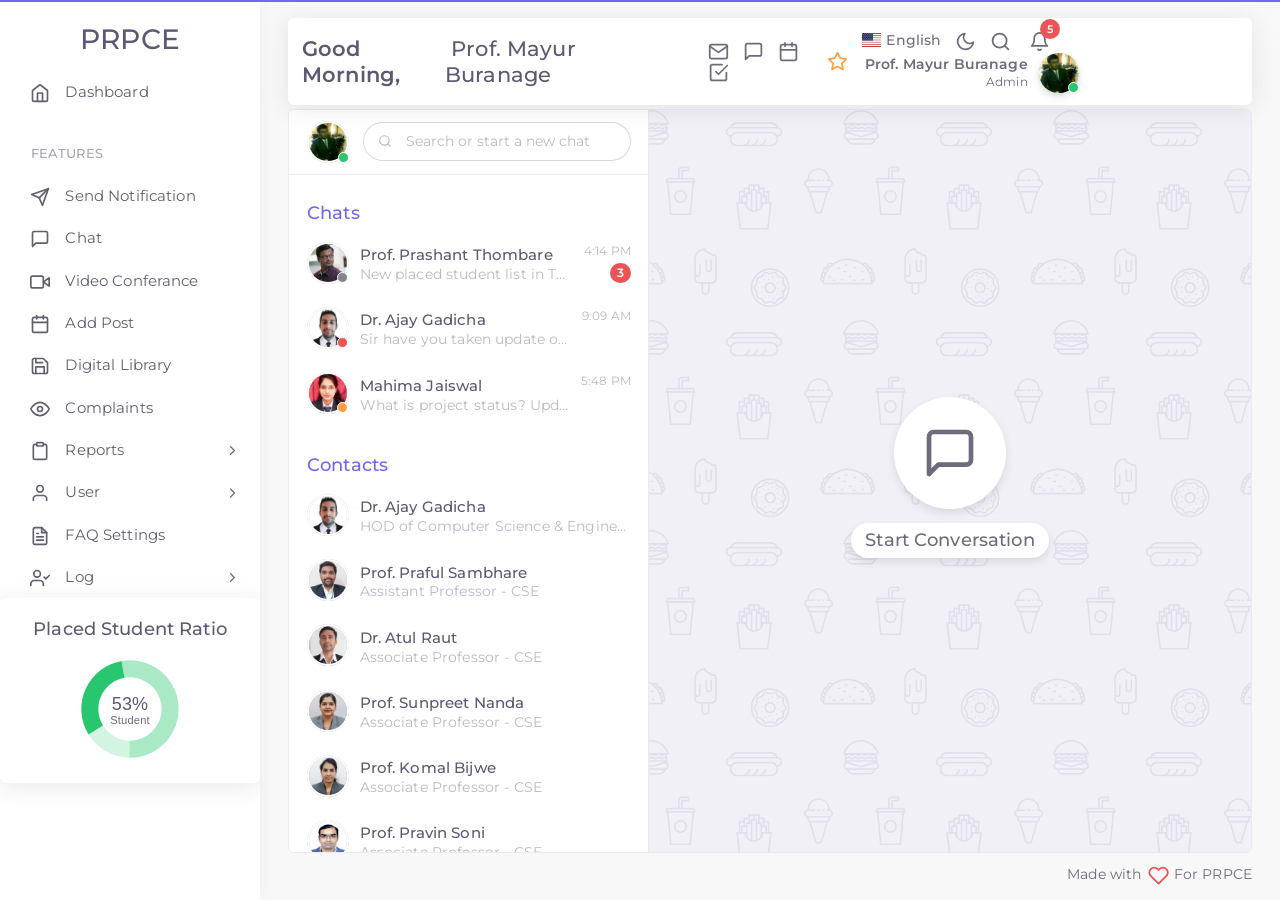
<file: chat.html>
<!DOCTYPE html>
 
<html class="loading" lang="en" data-textdirection="ltr">
  <!-- BEGIN: Head-->
  <head>
    <meta http-equiv="Content-Type" content="text/html; charset=UTF-8">
    <meta http-equiv="X-UA-Compatible" content="IE=edge">
    <meta name="viewport" content="width=device-width,initial-scale=1.0,user-scalable=0,minimal-ui">
   
    <title>TnP System - Chat</title>
    <link rel="apple-touch-icon" href="app-assets/images/ico/apple-icon-120.png">
    <link rel="shortcut icon" type="image/x-icon" href="app-assets/images/ico/favicon.ico">
    <link href="https://fonts.googleapis.com/css2?family=Montserrat:ital,wght@0,300;0,400;0,500;0,600;1,400;1,500;1,600" rel="stylesheet">

    <!-- BEGIN: Vendor CSS-->
    <link rel="stylesheet" type="text/css" href="app-assets/vendors/css/vendors.min.css">
    <!-- END: Vendor CSS-->

    <!-- BEGIN: Theme CSS-->
    <link rel="stylesheet" type="text/css" href="app-assets/css/bootstrap.min.css">
    <link rel="stylesheet" type="text/css" href="app-assets/css/bootstrap-extended.min.css">
    <link rel="stylesheet" type="text/css" href="app-assets/css/colors.min.css">
    <link rel="stylesheet" type="text/css" href="app-assets/css/components.min.css">
    <link rel="stylesheet" type="text/css" href="app-assets/css/themes/dark-layout.min.css">
    <link rel="stylesheet" type="text/css" href="app-assets/css/themes/bordered-layout.min.css">
    <link rel="stylesheet" type="text/css" href="app-assets/css/themes/semi-dark-layout.min.css">

    <!-- BEGIN: Page CSS-->
    <link rel="stylesheet" type="text/css" href="app-assets/css/core/menu/menu-types/vertical-menu.min.css">
    <link rel="stylesheet" type="text/css" href="app-assets/css/pages/app-chat.min.css">
    <link rel="stylesheet" type="text/css" href="app-assets/css/pages/app-chat-list.min.css">
    <!-- END: Page CSS-->

    <!-- BEGIN: Custom CSS-->
    <link rel="stylesheet" type="text/css" href="assets/css/style.css">
    <!-- END: Custom CSS-->

  </head>
  <!-- END: Head-->

  <!-- BEGIN: Body-->
  <body class="vertical-layout vertical-menu-modern content-left-sidebar navbar-floating footer-static  " data-open="click" data-menu="vertical-menu-modern" data-col="content-left-sidebar">

    <!-- BEGIN: Header-->
    
    <!-- BEGIN: Header-->
    <nav class="header-navbar navbar navbar-expand-lg align-items-center floating-nav navbar-light navbar-shadow container-xxl">
    
      <div class="navbar-container d-flex content">
        <h3 style="margin-top: 7px;
        display: flex;
        align-items: center;"><b>Good Morning, </b>&nbsp;Prof. Mayur Buranage&nbsp;&nbsp;&nbsp;&nbsp;&nbsp;&nbsp;&nbsp;&nbsp;</h3>
        <div class="bookmark-wrapper d-flex align-items-center">
          <ul class="nav navbar-nav d-xl-none">
            <li class="nav-item"><a class="nav-link menu-toggle" href="#"><i class="ficon" data-feather="menu"></i></a></li>
          </ul>
          <ul class="nav navbar-nav bookmark-icons">
            <li class="nav-item d-none d-lg-block"><a class="nav-link" href="#" data-bs-toggle="tooltip" data-bs-placement="bottom" title="Email"><i class="ficon" data-feather="mail"></i></a></li>
            <li class="nav-item d-none d-lg-block"><a class="nav-link" href="#" data-bs-toggle="tooltip" data-bs-placement="bottom" title="Chat"><i class="ficon" data-feather="message-square"></i></a></li>
            <li class="nav-item d-none d-lg-block"><a class="nav-link"href="#" data-bs-toggle="tooltip" data-bs-placement="bottom" title="Calendar"><i class="ficon" data-feather="calendar"></i></a></li>
            <li class="nav-item d-none d-lg-block"><a class="nav-link" hhref="#" data-bs-toggle="tooltip" data-bs-placement="bottom" title="Todo"><i class="ficon" data-feather="check-square"></i></a></li>
          </ul>
          <ul class="nav navbar-nav">
            <li class="nav-item d-none d-lg-block"><a class="nav-link bookmark-star"><i class="ficon text-warning" data-feather="star"></i></a>
              <div class="bookmark-input search-input">
                <div class="bookmark-input-icon"><i data-feather="search"></i></div>
                <input class="form-control input" type="text" placeholder="Bookmark" tabindex="0" data-search="search">
                <ul class="search-list search-list-bookmark"></ul>
              </div>
            </li>
          </ul>
        </div>
        <ul class="nav navbar-nav align-items-center ms-auto">
          <li class="nav-item dropdown dropdown-language"><a class="nav-link dropdown-toggle" id="dropdown-flag" href="#" data-bs-toggle="dropdown" aria-haspopup="true" aria-expanded="false"><i class="flag-icon flag-icon-us"></i><span class="selected-language">English</span></a>
          
          </li>
          <li class
          <li class="nav-item d-none d-lg-block"><a class="nav-link nav-link-style"><i class="ficon" data-feather="moon"></i></a></li>
          <li class="nav-item nav-search"><a class="nav-link nav-link-search"><i class="ficon" data-feather="search"></i></a>
            <div class="search-input">
              <div class="search-input-icon"><i data-feather="search"></i></div>
              <input class="form-control input" type="text" placeholder="Explore Vuexy..." tabindex="-1" data-search="search">
              <div class="search-input-close"><i data-feather="x"></i></div>
              <ul class="search-list search-list-main"></ul>
            </div>
          </li>
          <li class="nav-item dropdown dropdown-cart me-25">
            <ul class="dropdown-menu dropdown-menu-media dropdown-menu-end">
              <li class="dropdown-menu-header">
                <div class="dropdown-header d-flex">
                  <h4 class="notification-title mb-0 me-auto">My Cart</h4>
                  <div class="badge rounded-pill badge-light-primary">4 Items</div>
                </div>
              </li>
              <li class="scrollable-container media-list">
                <div class="list-item align-items-center"><img class="d-block rounded me-1" src="app-assets/images/pages/eCommerce/1.png" alt="donuts" width="62">
                  <div class="list-item-body flex-grow-1"><i class="ficon cart-item-remove" data-feather="x"></i>
                    <div class="media-heading">
                      <h6 class="cart-item-title"><a class="text-body" href="app-ecommerce-details.html"> Apple watch 5</a></h6><small class="cart-item-by">By Apple</small>
                    </div>
                    <div class="cart-item-qty">
                      <div class="input-group">
                        <input class="touchspin-cart" type="number" value="1">
                      </div>
                    </div>
                    <h5 class="cart-item-price">$374.90</h5>
                  </div>
                </div>
                <div class="list-item align-items-center"><img class="d-block rounded me-1" src="app-assets/images/pages/eCommerce/7.png" alt="donuts" width="62">
                  <div class="list-item-body flex-grow-1"><i class="ficon cart-item-remove" data-feather="x"></i>
                    <div class="media-heading">
                      <h6 class="cart-item-title"><a class="text-body" href="app-ecommerce-details.html"> Google Home Mini</a></h6><small class="cart-item-by">By Google</small>
                    </div>
                    <div class="cart-item-qty">
                      <div class="input-group">
                        <input class="touchspin-cart" type="number" value="3">
                      </div>
                    </div>
                    <h5 class="cart-item-price">$129.40</h5>
                  </div>
                </div>
                <div class="list-item align-items-center"><img class="d-block rounded me-1" src="app-assets/images/pages/eCommerce/2.png" alt="donuts" width="62">
                  <div class="list-item-body flex-grow-1"><i class="ficon cart-item-remove" data-feather="x"></i>
                    <div class="media-heading">
                      <h6 class="cart-item-title"><a class="text-body" href="app-ecommerce-details.html"> iPhone 11 Pro</a></h6><small class="cart-item-by">By Apple</small>
                    </div>
                    <div class="cart-item-qty">
                      <div class="input-group">
                        <input class="touchspin-cart" type="number" value="2">
                      </div>
                    </div>
                    <h5 class="cart-item-price">$699.00</h5>
                  </div>
                </div>
                <div class="list-item align-items-center"><img class="d-block rounded me-1" src="app-assets/images/pages/eCommerce/3.png" alt="donuts" width="62">
                  <div class="list-item-body flex-grow-1"><i class="ficon cart-item-remove" data-feather="x"></i>
                    <div class="media-heading">
                      <h6 class="cart-item-title"><a class="text-body" href="app-ecommerce-details.html"> iMac Pro</a></h6><small class="cart-item-by">By Apple</small>
                    </div>
                    <div class="cart-item-qty">
                      <div class="input-group">
                        <input class="touchspin-cart" type="number" value="1">
                      </div>
                    </div>
                    <h5 class="cart-item-price">$4,999.00</h5>
                  </div>
                </div>
                <div class="list-item align-items-center"><img class="d-block rounded me-1" src="app-assets/images/pages/eCommerce/5.png" alt="donuts" width="62">
                  <div class="list-item-body flex-grow-1"><i class="ficon cart-item-remove" data-feather="x"></i>
                    <div class="media-heading">
                      <h6 class="cart-item-title"><a class="text-body" href="app-ecommerce-details.html"> MacBook Pro</a></h6><small class="cart-item-by">By Apple</small>
                    </div>
                    <div class="cart-item-qty">
                      <div class="input-group">
                        <input class="touchspin-cart" type="number" value="1">
                      </div>
                    </div>
                    <h5 class="cart-item-price">$2,999.00</h5>
                  </div>
                </div>
              </li>
              <li class="dropdown-menu-footer">
                <div class="d-flex justify-content-between mb-1">
                  <h6 class="fw-bolder mb-0">Total:</h6>
                  <h6 class="text-primary fw-bolder mb-0">$10,999.00</h6>
                </div><a class="btn btn-primary w-100" href="app-ecommerce-checkout.html">Checkout</a>
              </li>
            </ul>
          </li>
          <li class="nav-item dropdown dropdown-notification me-25"><a class="nav-link" href="#" data-bs-toggle="dropdown"><i class="ficon" data-feather="bell"></i><span class="badge rounded-pill bg-danger badge-up">5</span></a>
            <ul class="dropdown-menu dropdown-menu-media dropdown-menu-end">
              <li class="dropdown-menu-header">
                <div class="dropdown-header d-flex">
                  <h4 class="notification-title mb-0 me-auto">Notifications</h4>
                  <div class="badge rounded-pill badge-light-primary">6 New</div>
                </div>
              </li>
              <li class="scrollable-container media-list"><a class="d-flex" href="#">
                  <div class="list-item d-flex align-items-start">
                    <div class="me-1">
                      <div class="avatar"><img src="app-assets/images/portrait/small/avatar-s-31.jpg" alt="avatar" width="32" height="32"></div>
                    </div>
                    <div class="list-item-body flex-grow-1">
                      <p class="media-heading"><span class="fw-bolder">New message</span>&nbsp;received</p><small class="notification-text"> You have 3 unread messages</small>
                    </div>
                  </div></a><a class="d-flex" href="#">
                  <div class="list-item d-flex align-items-start">
                    <div class="me-1">
                      <div class="avatar"><img src="app-assets/images/portrait/small/avatar-s-3.jpg" alt="avatar" width="32" height="32"></div>
                    </div>
                    <div class="list-item-body flex-grow-1">
                      <p class="media-heading"><span class="fw-bolder">New message</span>&nbsp;received</p><small class="notification-text"> You have 10 unread messages</small>
                    </div>
                  </div></a>
                <div class="list-item d-flex align-items-center">
                  <h6 class="fw-bolder me-auto mb-0">System Notifications</h6>
                  <div class="form-check form-check-primary form-switch">
                    <input class="form-check-input" id="systemNotification" type="checkbox" checked="">
                    <label class="form-check-label" for="systemNotification"></label>
                  </div>
                </div><a class="d-flex" href="#">
                  <div class="list-item d-flex align-items-start">
                    <div class="me-1">
                      <div class="avatar bg-light-danger">
                        <div class="avatar-content"><i class="avatar-icon" data-feather="x"></i></div>
                      </div>
                    </div>
                    <div class="list-item-body flex-grow-1">
                      <p class="media-heading"><span class="fw-bolder">Server down</span>&nbsp;registered</p><small class="notification-text"> USA Server is down due to high CPU usage</small>
                    </div>
                  </div></a><a class="d-flex" href="#">
                  <div class="list-item d-flex align-items-start">
                    <div class="me-1">
                      <div class="avatar bg-light-success">
                        <div class="avatar-content"><i class="avatar-icon" data-feather="check"></i></div>
                      </div>
                    </div>
                    <div class="list-item-body flex-grow-1">
                      <p class="media-heading"><span class="fw-bolder">Students report</span>&nbsp;generated</p><small class="notification-text"> Last month sales report generated</small>
                    </div>
                  </div></a><a class="d-flex" href="#">
                  <div class="list-item d-flex align-items-start">
                    <div class="me-1">
                      <div class="avatar bg-light-warning">
                        <div class="avatar-content"><i class="avatar-icon" data-feather="alert-triangle"></i></div>
                      </div>
                    </div>
                    <div class="list-item-body flex-grow-1">
                      <p class="media-heading"><span class="fw-bolder">High memory</span>&nbsp;usage</p><small class="notification-text"> Server using high memory</small>
                    </div>
                  </div></a>
              </li>
              <li class="dropdown-menu-footer"><a class="btn btn-primary w-100" href="#">Read all notifications</a></li>
            </ul>
          </li>
          <li class="nav-item dropdown dropdown-user"><a class="nav-link dropdown-toggle dropdown-user-link" id="dropdown-user" href="#" data-bs-toggle="dropdown" aria-haspopup="true" aria-expanded="false">
              <div class="user-nav d-sm-flex d-none"><span class="user-name fw-bolder">Prof. Mayur Buranage</span><span class="user-status">Admin</span></div><span class="avatar"><img class="round" src="app-assets/images/portrait/small/avatar-s-11.jpg" alt="avatar" height="40" width="40"><span class="avatar-status-online"></span></span></a>
            <div class="dropdown-menu dropdown-menu-end" aria-labelledby="dropdown-user"><a class="dropdown-item" href="#"><i class="me-50" data-feather="user"></i> Profile</a>
              <div class="dropdown-divider"></div><a class="dropdown-item" href="#"><i class="me-50" data-feather="settings"></i> Settings</a><a class="dropdown-item" href="#"><i class="me-50" data-feather="help-circle"></i> FAQ</a><a class="dropdown-item" href="#"><i class="me-50" data-feather="power"></i> Logout</a>
            </div>
          </li>
        </ul>
      </div>
    </nav>
    <ul class="main-search-list-defaultlist d-none">
      <li class="d-flex align-items-center"><a href="#">
          <h6 class="section-label mt-75 mb-0">Files</h6></a></li>
      <li class="auto-suggestion"><a class="d-flex align-items-center justify-content-between w-100" href="file-manager.html">
          <div class="d-flex">
            <div class="me-75"><img src="app-assets/images/icons/xls.png" alt="png" height="32"></div>
            <div class="search-data">
              <p class="search-data-title mb-0">Two new item submitted</p><small class="text-muted">Marketing Manager</small>
            </div>
          </div><small class="search-data-size me-50 text-muted">&apos;17kb</small></a></li>
      <li class="auto-suggestion"><a class="d-flex align-items-center justify-content-between w-100" href="file-manager.html">
          <div class="d-flex">
            <div class="me-75"><img src="app-assets/images/icons/jpg.png" alt="png" height="32"></div>
            <div class="search-data">
              <p class="search-data-title mb-0">52 JPG file Generated</p><small class="text-muted">FontEnd Developer</small>
            </div>
          </div><small class="search-data-size me-50 text-muted">&apos;11kb</small></a></li>
      <li class="auto-suggestion"><a class="d-flex align-items-center justify-content-between w-100" href="file-manager.html">
          <div class="d-flex">
            <div class="me-75"><img src="app-assets/images/icons/pdf.png" alt="png" height="32"></div>
            <div class="search-data">
              <p class="search-data-title mb-0">25 PDF File Uploaded</p><small class="text-muted">Digital Marketing Manager</small>
            </div>
          </div><small class="search-data-size me-50 text-muted">&apos;150kb</small></a></li>
      <li class="auto-suggestion"><a class="d-flex align-items-center justify-content-between w-100" href="file-manager.html">
          <div class="d-flex">
            <div class="me-75"><img src="app-assets/images/icons/doc.png" alt="png" height="32"></div>
            <div class="search-data">
              <p class="search-data-title mb-0">Anna_Strong.doc</p><small class="text-muted">Web Designer</small>
            </div>
          </div><small class="search-data-size me-50 text-muted">&apos;256kb</small></a></li>
      <li class="d-flex align-items-center"><a href="#">
          <h6 class="section-label mt-75 mb-0">Members</h6></a></li>
      <li class="auto-suggestion"><a class="d-flex align-items-center justify-content-between py-50 w-100" href="user-view-account.html">
          <div class="d-flex align-items-center">
            <div class="avatar me-75"><img src="app-assets/images/portrait/small/avatar-s-8.jpg" alt="png" height="32"></div>
            <div class="search-data">
              <p class="search-data-title mb-0">Prof. Mayur Buranage</p><small class="text-muted">UI designer</small>
            </div>
          </div></a></li>
      <li class="auto-suggestion"><a class="d-flex align-items-center justify-content-between py-50 w-100" href="user-view-account.html">
          <div class="d-flex align-items-center">
            <div class="avatar me-75"><img src="app-assets/images/portrait/small/avatar-s-1.jpg" alt="png" height="32"></div>
            <div class="search-data">
              <p class="search-data-title mb-0">Michal Clark</p><small class="text-muted">FontEnd Developer</small>
            </div>
          </div></a></li>
      <li class="auto-suggestion"><a class="d-flex align-items-center justify-content-between py-50 w-100" href="user-view-account.html">
          <div class="d-flex align-items-center">
            <div class="avatar me-75"><img src="app-assets/images/portrait/small/avatar-s-14.jpg" alt="png" height="32"></div>
            <div class="search-data">
              <p class="search-data-title mb-0">Milena Gibson</p><small class="text-muted">Digital Marketing Manager</small>
            </div>
          </div></a></li>
      <li class="auto-suggestion"><a class="d-flex align-items-center justify-content-between py-50 w-100" href="user-view-account.html">
          <div class="d-flex align-items-center">
            <div class="avatar me-75"><img src="app-assets/images/portrait/small/avatar-s-6.jpg" alt="png" height="32"></div>
            <div class="search-data">
              <p class="search-data-title mb-0">Anna Strong</p><small class="text-muted">Web Designer</small>
            </div>
          </div></a></li>
    </ul>
    <ul class="main-search-list-defaultlist-other-list d-none">
      <li class="auto-suggestion justify-content-between"><a class="d-flex align-items-center justify-content-between w-100 py-50">
          <div class="d-flex justify-content-start"><span class="me-75" data-feather="alert-circle"></span><span>No results found.</span></div></a></li>
    </ul>
    <!-- END: Header-->


    <!-- BEGIN: Main Menu-->
    <div class="main-menu menu-fixed menu-light menu-accordion menu-shadow" data-scroll-to-active="true">
      <h1 style="text-align: center;
      margin-top: 23px;">PRPCE</h1>
      <!-- <div class="navbar-header">
        <ul class="nav navbar-nav flex-row">
          <li class="nav-item me-auto"><a class="navbar-brand" href="https://www.prpcem.org/wp-content/uploads/2020/07/PR-Pote-Patil-College-Amravati-Logo.jpeg"><span class="brand-logo"></span>
                <svg viewbox="0 0 139 95" version="1.1" xmlns="http://www.w3.org/2000/svg" xmlns:xlink="http://www.w3.org/1999/xlink" height="24">
                  <defs>
                    <lineargradient id="linearGradient-1" x1="100%" y1="10.5120544%" x2="50%" y2="89.4879456%">
                      <stop stop-color="#000000" offset="0%"></stop>
                      <stop stop-color="#FFFFFF" offset="100%"></stop>
                    </lineargradient>
                    <lineargradient id="linearGradient-2" x1="64.0437835%" y1="46.3276743%" x2="37.373316%" y2="100%">
                      <stop stop-color="#EEEEEE" stop-opacity="0" offset="0%"></stop>
                      <stop stop-color="#FFFFFF" offset="100%"></stop>
                    </lineargradient>
                  </defs>
                  <g id="Page-1" stroke="none" stroke-width="1" fill="none" fill-rule="evenodd">
                    <g id="Artboard" transform="translate(-400.000000, -178.000000)">
                      <g id="Group" transform="translate(400.000000, 178.000000)">
                        <path class="text-primary" id="Path" d="M-5.68434189e-14,2.84217094e-14 L39.1816085,2.84217094e-14 L69.3453773,32.2519224 L101.428699,2.84217094e-14 L138.784583,2.84217094e-14 L138.784199,29.8015838 C137.958931,37.3510206 135.784352,42.5567762 132.260463,45.4188507 C128.736573,48.2809251 112.33867,64.5239941 83.0667527,94.1480575 L56.2750821,94.1480575 L6.71554594,44.4188507 C2.46876683,39.9813776 0.345377275,35.1089553 0.345377275,29.8015838 C0.345377275,24.4942122 0.230251516,14.560351 -5.68434189e-14,2.84217094e-14 Z" style="fill:currentColor"></path>
                        <path id="Path1" d="M69.3453773,32.2519224 L101.428699,1.42108547e-14 L138.784583,1.42108547e-14 L138.784199,29.8015838 C137.958931,37.3510206 135.784352,42.5567762 132.260463,45.4188507 C128.736573,48.2809251 112.33867,64.5239941 83.0667527,94.1480575 L56.2750821,94.1480575 L32.8435758,70.5039241 L69.3453773,32.2519224 Z" fill="url(#linearGradient-1)" opacity="0.2"></path>
                        <polygon id="Path-2" fill="#000000" opacity="0.049999997" points="69.3922914 32.4202615 32.8435758 70.5039241 54.0490008 16.1851325"></polygon>
                        <polygon id="Path-21" fill="#000000" opacity="0.099999994" points="69.3922914 32.4202615 32.8435758 70.5039241 58.3683556 20.7402338"></polygon>
                        <polygon id="Path-3" fill="url(#linearGradient-2)" opacity="0.099999994" points="101.428699 0 83.0667527 94.1480575 130.378721 47.0740288"></polygon>
                      </g>
                    </g>
                  </g>
                </svg></span>
              <h2 class="brand-text">Vuexy</h2></a></li>
          <li class="nav-item nav-toggle"><a class="nav-link modern-nav-toggle pe-0" data-bs-toggle="collapse"><i class="d-block d-xl-none text-primary toggle-icon font-medium-4" data-feather="x"></i><i class="d-none d-xl-block collapse-toggle-icon font-medium-4  text-primary" data-feather="disc" data-ticon="disc"></i></a></li>
        </ul>
      </div> -->
      <div class="shadow-bottom"></div>
      <div class="main-menu-content">
        <ul class="navigation navigation-main" id="main-menu-navigation" data-menu="menu-navigation">
          <!-- <li class=" nav-item"><a class="d-flex align-items-center" href="dashboard.html"><i data-feather="home"></i><span class="menu-title text-truncate" data-i18n="Dashboards">Dashboards</span><span class="badge badge-light-warning rounded-pill ms-auto me-1">2</span></a>
            <ul class="menu-content">
              <li><a class="d-flex align-items-center" href="dashboard-analytics.html"><i data-feather="circle"></i><span class="menu-item text-truncate" data-i18n="Analytics">Analytics</span></a>
              </li>
              <li class="active"><a class="d-flex align-items-center" href="dashboard-ecommerce.html"><i data-feather="circle"></i><span class="menu-item text-truncate" data-i18n="eCommerce">eCommerce</span></a>
              </li>
            </ul>
          </li> -->
          <li class=" nav-item"><a class="d-flex align-items-center" href="dashboard.html"><i data-feather="home"></i><span class="menu-title text-truncate" data-i18n="Email">Dashboard</span></a>
          </li>
          <li class=" navigation-header"><span data-i18n="Apps &amp; Pages">Features</span><i data-feather="more-horizontal"></i>
          </li>
          <li class=" nav-item"><a class="d-flex align-items-center" href="send-notification.html"><i data-feather="send"></i><span class="menu-title text-truncate" data-i18n="Email">Send Notification</span></a>
          </li>
          <li class=" nav-item"><a class="d-flex align-items-center" href="chat.html"><i data-feather="message-square"></i><span class="menu-title text-truncate" data-i18n="Chat">Chat</span></a>
          </li>
          <li class=" nav-item"><a class="d-flex align-items-center" href="coming-soon.html"><i data-feather="video"></i><span class="menu-title text-truncate" data-i18n="Todo">Video Conferance</span></a>
          </li>
          <li class=" nav-item"><a class="d-flex align-items-center" href="add-post.html"><i data-feather="calendar"></i><span class="menu-title text-truncate" data-i18n="Calendar">Add Post</span></a>
          </li>
          <!-- <li class=" nav-item"><a class="d-flex align-items-center" href="app-kanban.html"><i data-feather="grid"></i><span class="menu-title text-truncate" data-i18n="Kanban">Kanban</span></a>
          </li> -->
          <!-- <li class=" nav-item"><a class="d-flex align-items-center" href="#"><i data-feather="file-text"></i><span class="menu-title text-truncate" data-i18n="Invoice">Invoice</span></a>
            <ul class="menu-content">
              <li><a class="d-flex align-items-center" href="app-invoice-list.html"><i data-feather="circle"></i><span class="menu-item text-truncate" data-i18n="List">List</span></a>
              </li>
              <li><a class="d-flex align-items-center" href="app-invoice-preview.html"><i data-feather="circle"></i><span class="menu-item text-truncate" data-i18n="Preview">Preview</span></a>
              </li>
              <li><a class="d-flex align-items-center" href="app-invoice-edit.html"><i data-feather="circle"></i><span class="menu-item text-truncate" data-i18n="Edit">Edit</span></a>
              </li>
              <li><a class="d-flex align-items-center" href="app-invoice-add.html"><i data-feather="circle"></i><span class="menu-item text-truncate" data-i18n="Add">Add</span></a>
              </li>
            </ul>
          </li> -->
          <li class=" nav-item"><a class="d-flex align-items-center" href="file-manager.html"><i data-feather="save"></i><span class="menu-title text-truncate" data-i18n="File Manager">Digital Library</span></a>
          </li>
          <li class=" nav-item"><a class="d-flex align-items-center" href="complaints.html"><i data-feather="eye"></i><span class="menu-title text-truncate" data-i18n="Roles &amp; Permission">Complaints</span></a>
            <!-- <ul class="menu-content">
              <li><a class="d-flex align-items-center" href="app-access-roles.html"><i data-feather="circle"></i><span class="menu-item text-truncate" data-i18n="Roles">Roles</span></a>
              </li>
              <li><a class="d-flex align-items-center" href="complaints.html"><i data-feather="circle"></i><span class="menu-item text-truncate" data-i18n="Permission">Permission</span></a>
              </li>
            </ul> -->
          </li>
          <li class=" nav-item"><a class="d-flex align-items-center" ><i data-feather='clipboard'></i><span class="menu-title text-truncate" data-i18n="eCommerce">Reports</span></a>
            <ul class="menu-content">
              <li><a class="d-flex align-items-center" href="reports.html"><i data-feather="circle"></i><span class="menu-item text-truncate" data-i18n="Shop">Placed Student</span></a>
              </li>
              <li><a class="d-flex align-items-center" href="coming-soon.html"><i data-feather="circle"></i><span class="menu-item text-truncate" data-i18n="Details">Non Placed Student</span></a>
              </li>
             
            </ul>
          </li>
          <li class=" nav-item"><a class="d-flex align-items-center" href="#"><i data-feather="user"></i><span class="menu-title text-truncate" data-i18n="User">User</span></a>
            <ul class="menu-content">
              <li><a class="d-flex align-items-center" href="user-list.html"><i data-feather="circle"></i><span class="menu-item text-truncate" data-i18n="List">Student</span></a>
              </li>
              <li><a class="d-flex align-items-center" href="user-list.html"><i data-feather="circle"></i><span class="menu-item text-truncate" data-i18n="List">HR</span></a>
              </li>
              <li><a class="d-flex align-items-center" href="user-list.html"><i data-feather="circle"></i><span class="menu-item text-truncate" data-i18n="List">Co-Ordinator</span></a>
              </li>
              <li><a class="d-flex align-items-center" href="user-view-account.html"><i data-feather="circle"></i><span class="menu-item text-truncate" data-i18n="List">Sample Profile</span></a>
              </li>
              <!-- <li><a class="d-flex align-items-center" href="#"><i data-feather="circle"></i><span class="menu-item text-truncate" data-i18n="View">View</span></a>
                <ul class="menu-content">
                  <li><a class="d-flex align-items-center" href="user-view-account.html"><span class="menu-item text-truncate" data-i18n="Account">Account</span></a>
                  </li>
                  <li><a class="d-flex align-items-center" href="app-user-view-security.html"><span class="menu-item text-truncate" data-i18n="Security">Security</span></a>
                  </li>
                  <li><a class="d-flex align-items-center" href="app-user-view-billing.html"><span class="menu-item text-truncate" data-i18n="Billing &amp; Plans">Billing &amp; Plans</span></a>
                  </li>
                  <li><a class="d-flex align-items-center" href="app-user-view-notifications.html"><span class="menu-item text-truncate" data-i18n="Notifications">Notifications</span></a>
                  </li>
                  <li><a class="d-flex align-items-center" href="app-user-view-connections.html"><span class="menu-item text-truncate" data-i18n="Connections">Connections</span></a>
                  </li>
                </ul>
              </li> -->
            </ul>
          </li>
          <li class=" nav-item"><a class="d-flex align-items-center" href="coming-soon.html"><i data-feather="file-text"></i><span class="menu-title text-truncate" data-i18n="Pages"> FAQ Settings</span></a>
            <!-- <ul class="menu-content">
              <li><a class="d-flex align-items-center" href="#"><i data-feather="circle"></i><span class="menu-item text-truncate" data-i18n="Account Settings">Account Settings</span></a>
                <ul class="menu-content">
                  <li><a class="d-flex align-items-center" href="page-account-settings-account.html"><span class="menu-item text-truncate" data-i18n="Account">Account</span></a>
                  </li>
                  <li><a class="d-flex align-items-center" href="page-account-settings-security.html"><span class="menu-item text-truncate" data-i18n="Security">Security</span></a>
                  </li>
                  <li><a class="d-flex align-items-center" href="page-account-settings-billing.html"><span class="menu-item text-truncate" data-i18n="Billings &amp; Plans">Billings &amp; Plans</span></a>
                  </li>
                  <li><a class="d-flex align-items-center" href="page-account-settings-notifications.html"><span class="menu-item text-truncate" data-i18n="Notifications">Notifications</span></a>
                  </li>
                  <li><a class="d-flex align-items-center" href="page-account-settings-connections.html"><span class="menu-item text-truncate" data-i18n="Connections">Connections</span></a>
                  </li>
                </ul>
              </li>
              <li><a class="d-flex align-items-center" href="page-profile.html"><i data-feather="circle"></i><span class="menu-item text-truncate" data-i18n="Profile">Profile</span></a>
              </li>
              <li><a class="d-flex align-items-center" href="page-faq.html"><i data-feather="circle"></i><span class="menu-item text-truncate" data-i18n="FAQ">FAQ</span></a>
              </li>
              <li><a class="d-flex align-items-center" href="page-knowledge-base.html"><i data-feather="circle"></i><span class="menu-item text-truncate" data-i18n="Knowledge Base">Knowledge Base</span></a>
              </li>
              <li><a class="d-flex align-items-center" href="page-pricing.html"><i data-feather="circle"></i><span class="menu-item text-truncate" data-i18n="Pricing">Pricing</span></a>
              </li>
              <li><a class="d-flex align-items-center" href="page-license.html"><i data-feather="circle"></i><span class="menu-item text-truncate" data-i18n="License">License</span></a>
              </li>
              <li><a class="d-flex align-items-center" href="page-api-key.html"><i data-feather="circle"></i><span class="menu-item text-truncate" data-i18n="API Key">API Key</span></a>
              </li>
              <li><a class="d-flex align-items-center" href="#"><i data-feather="circle"></i><span class="menu-item text-truncate" data-i18n="Blog">Blog</span></a>
                <ul class="menu-content">
                  <li><a class="d-flex align-items-center" href="page-blog-list.html"><span class="menu-item text-truncate" data-i18n="List">List</span></a>
                  </li>
                  <li><a class="d-flex align-items-center" href="page-blog-detail.html"><span class="menu-item text-truncate" data-i18n="Detail">Detail</span></a>
                  </li>
                  <li><a class="d-flex align-items-center" href="page-blog-edit.html"><span class="menu-item text-truncate" data-i18n="Edit">Edit</span></a>
                  </li>
                </ul>
              </li>
              <li><a class="d-flex align-items-center" href="#"><i data-feather="circle"></i><span class="menu-item text-truncate" data-i18n="Mail Template">Mail Template</span></a>
                <ul class="menu-content">
                  <li><a class="d-flex align-items-center" href="https://pixinvent.com/demo/vuexy-mail-template/mail-welcome.html" target="_blank"><span class="menu-item text-truncate" data-i18n="Welcome">Welcome</span></a>
                  </li>
                  <li><a class="d-flex align-items-center" href="https://pixinvent.com/demo/vuexy-mail-template/mail-reset-password.html" target="_blank"><span class="menu-item text-truncate" data-i18n="Reset Password">Reset Password</span></a>
                  </li>
                  <li><a class="d-flex align-items-center" href="https://pixinvent.com/demo/vuexy-mail-template/mail-verify-email.html" target="_blank"><span class="menu-item text-truncate" data-i18n="Verify Email">Verify Email</span></a>
                  </li>
                  <li><a class="d-flex align-items-center" href="https://pixinvent.com/demo/vuexy-mail-template/mail-deactivate-account.html" target="_blank"><span class="menu-item text-truncate" data-i18n="Deactivate Account">Deactivate Account</span></a>
                  </li>
                  <li><a class="d-flex align-items-center" href="https://pixinvent.com/demo/vuexy-mail-template/mail-invoice.html" target="_blank"><span class="menu-item text-truncate" data-i18n="Invoice">Invoice</span></a>
                  </li>
                  <li><a class="d-flex align-items-center" href="https://pixinvent.com/demo/vuexy-mail-template/mail-promotional.html" target="_blank"><span class="menu-item text-truncate" data-i18n="Promotional">Promotional</span></a>
                  </li>
                </ul>
              </li>
              <li><a class="d-flex align-items-center" href="#"><i data-feather="circle"></i><span class="menu-item text-truncate" data-i18n="Miscellaneous">Miscellaneous</span></a>
                <ul class="menu-content">
                  <li><a class="d-flex align-items-center" href="page-misc-coming-soon.html" target="_blank"><span class="menu-item text-truncate" data-i18n="Coming Soon">Coming Soon</span></a>
                  </li>
                  <li><a class="d-flex align-items-center" href="page-misc-not-authorized.html" target="_blank"><span class="menu-item text-truncate" data-i18n="Not Authorized">Not Authorized</span></a>
                  </li>
                  <li><a class="d-flex align-items-center" href="page-misc-under-maintenance.html" target="_blank"><span class="menu-item text-truncate" data-i18n="Maintenance">Maintenance</span></a>
                  </li>
                  <li><a class="d-flex align-items-center" href="page-misc-error.html" target="_blank"><span class="menu-item text-truncate" data-i18n="Error">Error</span></a>
                  </li>
                </ul>
              </li>
            </ul> -->
          </li>
          <li class=" nav-item"><a class="d-flex align-items-center" href="#"><i data-feather="user-check"></i><span class="menu-title text-truncate" data-i18n="Authentication">Log</span></a>
            <ul class="menu-content">
            
                  <li><a class="d-flex align-items-center" href="user-log.html" ><span class="menu-item text-truncate" data-i18n="Basic">User Log</span></a>
                  </li>
                  <li><a class="d-flex align-items-center" href="chat-log.html" ><span class="menu-item text-truncate" data-i18n="Cover">Chat Log</span></a>
                  </li>
             
           
            </ul>
          </li>
         
          <div class="col-lg-12 col-md-6 col-12">
            <div class="card earnings-card">
              <div class="card-body">
                <div class="row">
                  <div class="col-12">
                    <h4 class="card-title mb-1" style="text-align: center;">Placed Student Ratio</h4>
                    <!-- <div class="font-small-2">This Month</div>
                    <h5 class="mb-1">$4055.56</h5>
                    <p class="card-text text-muted font-small-2">
                      <span class="fw-bolder">68.2%</span><span> more earnings than last month.</span>
                    </p> -->
                  </div>
                  <div class="col-12">
                    <div id="earnings-chart"></div>
                  </div>
                </div>
              </div>
            </div>
          </div>
          <!--
          <li class=" navigation-header"><span data-i18n="User Interface">User Interface</span><i data-feather="more-horizontal"></i>
          </li>
          <li class=" nav-item"><a class="d-flex align-items-center" href="ui-typography.html"><i data-feather="type"></i><span class="menu-title text-truncate" data-i18n="Typography">Typography</span></a>
          </li>
          <li class=" nav-item"><a class="d-flex align-items-center" href="ui-feather.html"><i data-feather="eye"></i><span class="menu-title text-truncate" data-i18n="Feather">Feather</span></a>
          </li>
          <li class=" nav-item"><a class="d-flex align-items-center" href="#"><i data-feather="credit-card"></i><span class="menu-title text-truncate" data-i18n="Card">Card</span><span class="badge badge-light-success rounded-pill ms-auto me-1">New</span></a>
            <ul class="menu-content">
              <li><a class="d-flex align-items-center" href="card-basic.html"><i data-feather="circle"></i><span class="menu-item text-truncate" data-i18n="Basic">Basic</span></a>
              </li>
              <li><a class="d-flex align-items-center" href="card-advance.html"><i data-feather="circle"></i><span class="menu-item text-truncate" data-i18n="Advance">Advance</span></a>
              </li>
              <li><a class="d-flex align-items-center" href="card-statistics.html"><i data-feather="circle"></i><span class="menu-item text-truncate" data-i18n="Statistics">Statistics</span></a>
              </li>
              <li><a class="d-flex align-items-center" href="card-analytics.html"><i data-feather="circle"></i><span class="menu-item text-truncate" data-i18n="Analytics">Analytics</span></a>
              </li>
              <li><a class="d-flex align-items-center" href="card-actions.html"><i data-feather="circle"></i><span class="menu-item text-truncate" data-i18n="Card Actions">Card Actions</span></a>
              </li>
            </ul>
          </li> -->
          <!-- <li class=" nav-item"><a class="d-flex align-items-center" href="#"><i data-feather="briefcase"></i><span class="menu-title text-truncate" data-i18n="Components">Components</span></a>
            <ul class="menu-content">
              <li><a class="d-flex align-items-center" href="component-accordion.html"><i data-feather="circle"></i><span class="menu-item text-truncate" data-i18n="Accordion">Accordion</span></a>
              </li>
              <li><a class="d-flex align-items-center" href="component-alerts.html"><i data-feather="circle"></i><span class="menu-item text-truncate" data-i18n="Alerts">Alerts</span></a>
              </li>
              <li><a class="d-flex align-items-center" href="component-avatar.html"><i data-feather="circle"></i><span class="menu-item text-truncate" data-i18n="Avatar">Avatar</span></a>
              </li>
              <li><a class="d-flex align-items-center" href="component-badges.html"><i data-feather="circle"></i><span class="menu-item text-truncate" data-i18n="Badges">Badges</span></a>
              </li>
              <li><a class="d-flex align-items-center" href="component-breadcrumbs.html"><i data-feather="circle"></i><span class="menu-item text-truncate" data-i18n="Breadcrumbs">Breadcrumbs</span></a>
              </li>
              <li><a class="d-flex align-items-center" href="component-buttons.html"><i data-feather="circle"></i><span class="menu-item text-truncate" data-i18n="Buttons">Buttons</span></a>
              </li>
              <li><a class="d-flex align-items-center" href="component-carousel.html"><i data-feather="circle"></i><span class="menu-item text-truncate" data-i18n="Carousel">Carousel</span></a>
              </li>
              <li><a class="d-flex align-items-center" href="component-collapse.html"><i data-feather="circle"></i><span class="menu-item text-truncate" data-i18n="Collapse">Collapse</span></a>
              </li>
              <li><a class="d-flex align-items-center" href="component-divider.html"><i data-feather="circle"></i><span class="menu-item text-truncate" data-i18n="Divider">Divider</span></a>
              </li>
              <li><a class="d-flex align-items-center" href="component-dropdowns.html"><i data-feather="circle"></i><span class="menu-item text-truncate" data-i18n="Dropdowns">Dropdowns</span></a>
              </li>
              <li><a class="d-flex align-items-center" href="component-list-group.html"><i data-feather="circle"></i><span class="menu-item text-truncate" data-i18n="List Group">List Group</span></a>
              </li>
              <li><a class="d-flex align-items-center" href="component-modals.html"><i data-feather="circle"></i><span class="menu-item text-truncate" data-i18n="Modals">Modals</span></a>
              </li>
              <li><a class="d-flex align-items-center" href="component-navs-component.html"><i data-feather="circle"></i><span class="menu-item text-truncate" data-i18n="Navs Component">Navs Component</span></a>
              </li>
              <li><a class="d-flex align-items-center" href="component-offcanvas.html"><i data-feather="circle"></i><span class="menu-item text-truncate" data-i18n="Offcanvas">Offcanvas</span></a>
              </li>
              <li><a class="d-flex align-items-center" href="component-pagination.html"><i data-feather="circle"></i><span class="menu-item text-truncate" data-i18n="Pagination">Pagination</span></a>
              </li>
              <li><a class="d-flex align-items-center" href="component-pill-badges.html"><i data-feather="circle"></i><span class="menu-item text-truncate" data-i18n="Pill Badges">Pill Badges</span></a>
              </li>
              <li><a class="d-flex align-items-center" href="component-pills-component.html"><i data-feather="circle"></i><span class="menu-item text-truncate" data-i18n="Pills Component">Pills Component</span></a>
              </li>
              <li><a class="d-flex align-items-center" href="component-popovers.html"><i data-feather="circle"></i><span class="menu-item text-truncate" data-i18n="Popovers">Popovers</span></a>
              </li>
              <li><a class="d-flex align-items-center" href="component-progress.html"><i data-feather="circle"></i><span class="menu-item text-truncate" data-i18n="Progress">Progress</span></a>
              </li>
              <li><a class="d-flex align-items-center" href="component-spinner.html"><i data-feather="circle"></i><span class="menu-item text-truncate" data-i18n="Spinner">Spinner</span></a>
              </li>
              <li><a class="d-flex align-items-center" href="component-tabs-component.html"><i data-feather="circle"></i><span class="menu-item text-truncate" data-i18n="Tabs Component">Tabs Component</span></a>
              </li>
              <li><a class="d-flex align-items-center" href="component-timeline.html"><i data-feather="circle"></i><span class="menu-item text-truncate" data-i18n="Timeline">Timeline</span></a>
              </li>
              <li><a class="d-flex align-items-center" href="component-bs-toast.html"><i data-feather="circle"></i><span class="menu-item text-truncate" data-i18n="Toasts">Toasts</span></a>
              </li>
              <li><a class="d-flex align-items-center" href="component-tooltips.html"><i data-feather="circle"></i><span class="menu-item text-truncate" data-i18n="Tooltips">Tooltips</span></a>
              </li>
            </ul>
          </li>
          <li class=" nav-item"><a class="d-flex align-items-center" href="#"><i data-feather="box"></i><span class="menu-title text-truncate" data-i18n="Extensions">Extensions</span></a>
            <ul class="menu-content">
              <li><a class="d-flex align-items-center" href="ext-component-sweet-alerts.html"><i data-feather="circle"></i><span class="menu-item text-truncate" data-i18n="Sweet Alert">Sweet Alert</span></a>
              </li>
              <li><a class="d-flex align-items-center" href="ext-component-blockui.html"><i data-feather="circle"></i><span class="menu-item text-truncate" data-i18n="Block UI">BlockUI</span></a>
              </li>
              <li><a class="d-flex align-items-center" href="ext-component-toastr.html"><i data-feather="circle"></i><span class="menu-item text-truncate" data-i18n="Toastr">Toastr</span></a>
              </li>
              <li><a class="d-flex align-items-center" href="ext-component-sliders.html"><i data-feather="circle"></i><span class="menu-item text-truncate" data-i18n="Sliders">Sliders</span></a>
              </li>
              <li><a class="d-flex align-items-center" href="ext-component-drag-drop.html"><i data-feather="circle"></i><span class="menu-item text-truncate" data-i18n="Drag &amp; Drop">Drag &amp; Drop</span></a>
              </li>
              <li><a class="d-flex align-items-center" href="ext-component-tour.html"><i data-feather="circle"></i><span class="menu-item text-truncate" data-i18n="Tour">Tour</span></a>
              </li>
              <li><a class="d-flex align-items-center" href="ext-component-clipboard.html"><i data-feather="circle"></i><span class="menu-item text-truncate" data-i18n="Clipboard">Clipboard</span></a>
              </li>
              <li><a class="d-flex align-items-center" href="ext-component-media-player.html"><i data-feather="circle"></i><span class="menu-item text-truncate" data-i18n="Media player">Media Player</span></a>
              </li>
              <li><a class="d-flex align-items-center" href="ext-component-context-menu.html"><i data-feather="circle"></i><span class="menu-item text-truncate" data-i18n="Context Menu">Context Menu</span></a>
              </li>
              <li><a class="d-flex align-items-center" href="ext-component-swiper.html"><i data-feather="circle"></i><span class="menu-item text-truncate" data-i18n="swiper">Swiper</span></a>
              </li>
              <li><a class="d-flex align-items-center" href="ext-component-tree.html"><i data-feather="circle"></i><span class="menu-item text-truncate" data-i18n="Tree">Tree</span></a>
              </li>
              <li><a class="d-flex align-items-center" href="ext-component-ratings.html"><i data-feather="circle"></i><span class="menu-item text-truncate" data-i18n="Ratings">Ratings</span></a>
              </li>
              <li><a class="d-flex align-items-center" href="ext-component-i18n.html"><i data-feather="circle"></i><span class="menu-item text-truncate" data-i18n="l18n">l18n</span></a>
              </li>
            </ul>
          </li> -->
          <!-- <li class=" nav-item"><a class="d-flex align-items-center" href="#"><i data-feather="layout"></i><span class="menu-title text-truncate" data-i18n="Page Layouts">Page Layouts</span></a>
            <ul class="menu-content">
              <li><a class="d-flex align-items-center" href="layout-collapsed-menu.html"><i data-feather="circle"></i><span class="menu-item text-truncate" data-i18n="Collapsed Menu">Collapsed Menu</span></a>
              </li>
              <li><a class="d-flex align-items-center" href="layout-full.html"><i data-feather="circle"></i><span class="menu-item text-truncate" data-i18n="Layout Full">Layout Full</span></a>
              </li>
              <li><a class="d-flex align-items-center" href="layout-without-menu.html"><i data-feather="circle"></i><span class="menu-item text-truncate" data-i18n="Without Menu">Without Menu</span></a>
              </li>
              <li><a class="d-flex align-items-center" href="layout-empty.html"><i data-feather="circle"></i><span class="menu-item text-truncate" data-i18n="Layout Empty">Layout Empty</span></a>
              </li>
              <li><a class="d-flex align-items-center" href="layout-blank.html"><i data-feather="circle"></i><span class="menu-item text-truncate" data-i18n="Layout Blank">Layout Blank</span></a>
              </li>
            </ul>
          </li> -->
          <!-- <li class=" navigation-header"><span data-i18n="Forms &amp; Tables">Forms &amp; Tables</span><i data-feather="more-horizontal"></i>
          </li> -->
          <!-- <li class=" nav-item"><a class="d-flex align-items-center" href="#"><i data-feather="copy"></i><span class="menu-title text-truncate" data-i18n="Form Elements">Form Elements</span></a>
            <ul class="menu-content">
              <li><a class="d-flex align-items-center" href="form-input.html"><i data-feather="circle"></i><span class="menu-item text-truncate" data-i18n="Input">Input</span></a>
              </li>
              <li><a class="d-flex align-items-center" href="form-input-groups.html"><i data-feather="circle"></i><span class="menu-item text-truncate" data-i18n="Input Groups">Input Groups</span></a>
              </li>
              <li><a class="d-flex align-items-center" href="form-input-mask.html"><i data-feather="circle"></i><span class="menu-item text-truncate" data-i18n="Input Mask">Input Mask</span></a>
              </li>
              <li><a class="d-flex align-items-center" href="form-textarea.html"><i data-feather="circle"></i><span class="menu-item text-truncate" data-i18n="Textarea">Textarea</span></a>
              </li>
              <li><a class="d-flex align-items-center" href="form-checkbox.html"><i data-feather="circle"></i><span class="menu-item text-truncate" data-i18n="Checkbox">Checkbox</span></a>
              </li>
              <li><a class="d-flex align-items-center" href="form-radio.html"><i data-feather="circle"></i><span class="menu-item text-truncate" data-i18n="Radio">Radio</span></a>
              </li>
              <li><a class="d-flex align-items-center" href="form-custom-options.html"><i data-feather="circle"></i><span class="menu-item text-truncate" data-i18n="Custom Options">Custom Options</span></a>
              </li>
              <li><a class="d-flex align-items-center" href="form-switch.html"><i data-feather="circle"></i><span class="menu-item text-truncate" data-i18n="Switch">Switch</span></a>
              </li>
              <li><a class="d-flex align-items-center" href="form-select.html"><i data-feather="circle"></i><span class="menu-item text-truncate" data-i18n="Select">Select</span></a>
              </li>
              <li><a class="d-flex align-items-center" href="form-number-input.html"><i data-feather="circle"></i><span class="menu-item text-truncate" data-i18n="Number Input">Number Input</span></a>
              </li>
              <li><a class="d-flex align-items-center" href="form-file-uploader.html"><i data-feather="circle"></i><span class="menu-item text-truncate" data-i18n="File Uploader">File Uploader</span></a>
              </li>
              <li><a class="d-flex align-items-center" href="form-quill-editor.html"><i data-feather="circle"></i><span class="menu-item text-truncate" data-i18n="Quill Editor">Quill Editor</span></a>
              </li>
              <li><a class="d-flex align-items-center" href="form-date-time-picker.html"><i data-feather="circle"></i><span class="menu-item text-truncate" data-i18n="Date &amp; Time Picker">Date &amp; Time Picker</span></a>
              </li>
            </ul>
          </li>
          <li class=" nav-item"><a class="d-flex align-items-center" href="form-layout.html"><i data-feather="box"></i><span class="menu-title text-truncate" data-i18n="Form Layout">Form Layout</span></a>
          </li>
          <li class=" nav-item"><a class="d-flex align-items-center" href="form-wizard.html"><i data-feather="package"></i><span class="menu-title text-truncate" data-i18n="Form Wizard">Form Wizard</span></a>
          </li>
          <li class=" nav-item"><a class="d-flex align-items-center" href="form-validation.html"><i data-feather="check-circle"></i><span class="menu-title text-truncate" data-i18n="Form Validation">Form Validation</span></a>
          </li>
          <li class=" nav-item"><a class="d-flex align-items-center" href="form-repeater.html"><i data-feather="rotate-cw"></i><span class="menu-title text-truncate" data-i18n="Form Repeater">Form Repeater</span></a>
          </li>
          <li class=" nav-item"><a class="d-flex align-items-center" href="table-bootstrap.html"><i data-feather="server"></i><span class="menu-title text-truncate" data-i18n="Table">Table</span></a>
          </li>
          <li class=" nav-item"><a class="d-flex align-items-center" href="#"><i data-feather="grid"></i><span class="menu-title text-truncate" data-i18n="Datatable">Datatable</span></a>
            <ul class="menu-content">
              <li><a class="d-flex align-items-center" href="table-datatable-basic.html"><i data-feather="circle"></i><span class="menu-item text-truncate" data-i18n="Basic">Basic</span></a>
              </li>
              <li><a class="d-flex align-items-center" href="table-datatable-advanced.html"><i data-feather="circle"></i><span class="menu-item text-truncate" data-i18n="Advanced">Advanced</span></a>
              </li>
            </ul>
          </li> -->
          <!-- <li class=" navigation-header"><span data-i18n="Charts &amp; Maps">Charts &amp; Maps</span><i data-feather="more-horizontal"></i>
          </li>
          <li class=" nav-item"><a class="d-flex align-items-center" href="#"><i data-feather="pie-chart"></i><span class="menu-title text-truncate" data-i18n="Charts">Charts</span><span class="badge badge-light-danger rounded-pill ms-auto me-2">2</span></a>
            <ul class="menu-content">
              <li><a class="d-flex align-items-center" href="chart-apex.html"><i data-feather="circle"></i><span class="menu-item text-truncate" data-i18n="Apex">Apex</span></a>
              </li>
              <li><a class="d-flex align-items-center" href="chart-chartjs.html"><i data-feather="circle"></i><span class="menu-item text-truncate" data-i18n="Chartjs">Chartjs</span></a>
              </li>
            </ul>
          </li> -->
          <!-- <li class=" nav-item"><a class="d-flex align-items-center" href="maps-leaflet.html"><i data-feather="map"></i><span class="menu-title text-truncate" data-i18n="Leaflet Maps">Leaflet Maps</span></a>
          </li>
          <li class=" navigation-header"><span data-i18n="Misc">Misc</span><i data-feather="more-horizontal"></i>
          </li>
          <li class=" nav-item"><a class="d-flex align-items-center" href="#"><i data-feather="menu"></i><span class="menu-title text-truncate" data-i18n="Menu Levels">Menu Levels</span></a>
            <ul class="menu-content">
              <li><a class="d-flex align-items-center" href="#"><i data-feather="circle"></i><span class="menu-item text-truncate" data-i18n="Second Level">Second Level 2.1</span></a>
              </li>
              <li><a class="d-flex align-items-center" href="#"><i data-feather="circle"></i><span class="menu-item text-truncate" data-i18n="Second Level">Second Level 2.2</span></a>
                <ul class="menu-content">
                  <li><a class="d-flex align-items-center" href="#"><span class="menu-item text-truncate" data-i18n="Third Level">Third Level 3.1</span></a>
                  </li>
                  <li><a class="d-flex align-items-center" href="#"><span class="menu-item text-truncate" data-i18n="Third Level">Third Level 3.2</span></a>
                  </li>
                </ul>
              </li>
            </ul>
          </li> -->
          <!-- <li class="disabled nav-item"><a class="d-flex align-items-center" href="#"><i data-feather="eye-off"></i><span class="menu-title text-truncate" data-i18n="Disabled Menu">Disabled Menu</span></a>
          </li>
          <li class=" nav-item"><a class="d-flex align-items-center" href="https://pixinvent.com/demo/vuexy-html-bootstrap-admin-template/documentation" target="_blank"><i data-feather="folder"></i><span class="menu-title text-truncate" data-i18n="Documentation">Documentation</span></a>
          </li>
          <li class=" nav-item"><a class="d-flex align-items-center" href="https://pixinvent.ticksy.com/" target="_blank"><i data-feather="life-buoy"></i><span class="menu-title text-truncate" data-i18n="Raise Support">Raise Support</span></a>
          </li> -->
        </ul>
      </div>
    </div>
    <!-- END: Main Menu-->
    <!-- END: Main Menu-->

    <!-- BEGIN: Content-->
    <div class="app-content content chat-application">
      <div class="content-overlay"></div>
      <div class="header-navbar-shadow"></div>
      <div class="content-area-wrapper container-xxl p-0">
        <div class="sidebar-left">
          <div class="sidebar"><!-- Admin user profile area -->
<div class="chat-profile-sidebar">
  <header class="chat-profile-header">
    <span class="close-icon">
      <i data-feather="x"></i>
    </span>
    <!-- User Information -->
    <div class="header-profile-sidebar">
      <div class="avatar box-shadow-1 avatar-xl avatar-border">
        <img src="app-assets/images/portrait/small/avatar-s-11.jpg" alt="user_avatar" />
        <span class="avatar-status-online avatar-status-xl"></span>
      </div>
      <h4 class="chat-user-name">Prof. Mayur Buranage</h4>
      <span class="user-post">Admin</span>
    </div>
    <!--/ User Information -->
  </header>
  <!-- User Details start -->
  <div class="profile-sidebar-area">
    <h6 class="section-label mb-1">About</h6>
    <div class="about-user">
      <textarea
        data-length="120"
        class="form-control char-textarea"
        id="textarea-counter"
        rows="5"
        placeholder="About User"
      >
Assistant Professor at P.R. Pote (Patil) College of Engg. & Management Amravati.</textarea
      >
      <small class="counter-value float-end"><span class="char-count">108</span> / 120 </small>
    </div>
    <!-- To set user status -->
    <h6 class="section-label mb-1 mt-3">Status</h6>
    <ul class="list-unstyled user-status">
      <li class="pb-1">
        <div class="form-check form-check-success">
          <input
            type="radio"
            id="activeStatusRadio"
            name="userStatus"
            class="form-check-input"
            value="online"
            checked
          />
          <label class="form-check-label ms-25" for="activeStatusRadio">Active</label>
        </div>
      </li>
      <li class="pb-1">
        <div class="form-check form-check-danger">
          <input type="radio" id="dndStatusRadio" name="userStatus" class="form-check-input" value="busy" />
          <label class="form-check-label ms-25" for="dndStatusRadio">Do Not Disturb</label>
        </div>
      </li>
      <li class="pb-1">
        <div class="form-check form-check-warning">
          <input type="radio" id="awayStatusRadio" name="userStatus" class="form-check-input" value="away" />
          <label class="form-check-label ms-25" for="awayStatusRadio">Away</label>
        </div>
      </li>
      <li class="pb-1">
        <div class="form-check form-check-secondary">
          <input type="radio" id="offlineStatusRadio" name="userStatus" class="form-check-input" value="offline" />
          <label class="form-check-label ms-25" for="offlineStatusRadio">Offline</label>
        </div>
      </li>
    </ul>
    <!--/ To set user status -->

    <!-- User settings -->
    <h6 class="section-label mb-1 mt-2">Settings</h6>
    <ul class="list-unstyled">
      <li class="d-flex justify-content-between align-items-center mb-1">
        <div class="form-check form-switch me-0">
          <input type="checkbox" class="form-check-input" id="customSwitch1" checked />
          <label class="form-check-label" for="customSwitch1"></label>
        </div>
      </li>
      <li class="d-flex justify-content-between align-items-center mb-1">
        <div class="d-flex align-items-center">
          <i data-feather="bell" class="me-75 font-medium-3"></i>
          <span class="align-middle">Notification</span>
        </div>
        <div class="form-check form-switch me-0">
          <input type="checkbox" class="form-check-input" id="customSwitch2" />
          <label class="form-check-label" for="customSwitch2"></label>
        </div>
      </li>
      <li class="mb-1 d-flex align-items-center cursor-pointer">
        <i data-feather="user" class="me-75 font-medium-3"></i>
        <span class="align-middle">Invite Friends</span>
      </li>
      <li class="d-flex align-items-center cursor-pointer">
        <i data-feather="trash" class="me-75 font-medium-3"></i>
        <span class="align-middle">Delete Account</span>
      </li>
    </ul>
    <!--/ User settings -->

    <!-- Logout Button -->
    <div class="mt-3">
      <button class="btn btn-primary">
        <span>Logout</span>
      </button>
    </div>
    <!--/ Logout Button -->
  </div>
  <!-- User Details end -->
</div>
<!--/ Admin user profile area -->

<!-- Chat Sidebar area -->
<div class="sidebar-content">
  <span class="sidebar-close-icon">
    <i data-feather="x"></i>
  </span>
  <!-- Sidebar header start -->
  <div class="chat-fixed-search">
    <div class="d-flex align-items-center w-100">
      <div class="sidebar-profile-toggle">
        <div class="avatar avatar-border">
          <img
            src="app-assets/images/portrait/small/avatar-s-11.jpg"
            alt="user_avatar"
            height="42"
            width="42"
          />
          <span class="avatar-status-online"></span>
        </div>
      </div>
      <div class="input-group input-group-merge ms-1 w-100">
        <span class="input-group-text round"><i data-feather="search" class="text-muted"></i></span>
        <input
          type="text"
          class="form-control round"
          id="chat-search"
          placeholder="Search or start a new chat"
          aria-label="Search..."
          aria-describedby="chat-search"
        />
      </div>
    </div>
  </div>
  <!-- Sidebar header end -->

  <!-- Sidebar Users start -->
  <div id="users-list" class="chat-user-list-wrapper list-group">
    <h4 class="chat-list-title">Chats</h4>
    <ul class="chat-users-list chat-list media-list">
      <li>
        <span class="avatar"
          ><img
            src="app-assets/images/portrait/small/avatar-s-31.jpg"
            height="42"
            width="42"
            alt="Generic placeholder image"
          />
          <span class="avatar-status-offline"></span>
        </span>
        <div class="chat-info flex-grow-1">
          <h5 class="mb-0">Prof. Prashant Thombare</h5>
          <p class="card-text text-truncate">
            New placed student list in TCS in 2021-22 batch.
          </p>
        </div>
        <div class="chat-meta text-nowrap">
          <small class="float-end mb-25 chat-time">4:14 PM</small>
          <span class="badge bg-danger rounded-pill float-end">3</span>
        </div>
      </li>
      <li>
        <span class="avatar"
          ><img
            src="app-assets/images/portrait/small/avatar-s-71.jpg"
            height="42"
            width="42"
            alt="Generic placeholder image"
          />
          <span class="avatar-status-busy"></span>
        </span>
        <div class="chat-info flex-grow-1">
          <h5 class="mb-0">Dr. Ajay Gadicha</h5>
          <p class="card-text text-truncate">
            Sir have you taken update of project from students
          </p>
        </div>
        <div class="chat-meta text-nowrap">
          <small class="float-end mb-25 chat-time">9:09 AM</small>
        </div>
      </li>
      <li>
        <span class="avatar"
          ><img
            src="app-assets/images/portrait/small/avatar-s-8.jpg"
            height="42"
            width="42"
            alt="Generic placeholder image"
          />
          <span class="avatar-status-away"></span>
        </span>
        <div class="chat-info flex-grow-1">
          <h5 class="mb-0">Mahima Jaiswal</h5>
          <p class="card-text text-truncate">
            What is project status? Update me 
          </p>
        </div>
        <div class="chat-meta text-nowrap">
          <small class="float-end mb-25 chat-time">5:48 PM</small>
        </div>
      </li>
      <li class="no-results">
        <h6 class="mb-0">No Chats Found</h6>
      </li>
    </ul>
    <h4 class="chat-list-title">Contacts</h4>
    <ul class="chat-users-list contact-list media-list">
      <li>
        <span class="avatar"
          ><img
            src="app-assets/images/portrait/small/avatar-s-71.jpg"
            height="42"
            width="42"
            alt="Generic placeholder image"
          />
        </span>
        <div class="chat-info">
          <h5 class="mb-0">Dr. Ajay Gadicha</h5>
          <p class="card-text text-truncate">
            HOD of Computer Science & Engineering
          </p>
        </div>
      </li>
      <li>
        <span class="avatar"
          ><img
            src="app-assets/images/portrait/small/avatar-s-5.jpg"
            height="42"
            width="42"
            alt="Generic placeholder image"
          />
        </span>
        <div class="chat-info">
          <h5 class="mb-0">Prof. Praful Sambhare</h5>
          <p class="card-text text-truncate">
            Assistant Professor - CSE
          </p>
        </div>
      </li>
      <li>
        <span class="avatar"
          ><img
            src="app-assets/images/portrait/small/avatar-s-9.jpg"
            height="42"
            width="42"
            alt="Generic placeholder image"
          />
        </span>
        <div class="chat-info">
          <h5 class="mb-0">Dr. Atul Raut</h5>
          <p class="card-text text-truncate">
            Associate Professor - CSE
          </p>
        </div>
      </li>
      <li>
        <span class="avatar"
          ><img
            src="app-assets/images/portrait/small/avatar-s-7.jpg"
            height="42"
            width="42"
            alt="Generic placeholder image"
          />
        </span>
        <div class="chat-info">
          <h5 class="mb-0">Prof. Sunpreet Nanda</h5>
          <p class="card-text text-truncate">
            Associate Professor - CSE
          </p>
        </div>
      </li>
      <li>
        <span class="avatar"
          ><img
            src="app-assets/images/portrait/small/avatar-s-15.jpg"
            height="42"
            width="42"
            alt="Generic placeholder image"
          />
        </span>
        <div class="chat-info">
          <h5 class="mb-0">Prof. Komal Bijwe</h5>
          <p class="card-text text-truncate">
            Associate Professor - CSE
          </p>
        </div>
      </li>
      <li>
        <span class="avatar"
          ><img
            src="app-assets/images/portrait/small/avatar-s-14.jpg"
            height="42"
            width="42"
            alt="Generic placeholder image"
          />
        </span>
        <div class="chat-info">
          <h5 class="mb-0">Prof. Pravin Soni</h5>
          <p class="card-text text-truncate">
            Associate Professor - CSE
          </p>
        </div>
      </li>
      <li>
        <span class="avatar"
          ><img
            src="app-assets/images/portrait/small/avatar-s-17.jpg"
            height="42"
            width="42"
            alt="Generic placeholder image"
          />
        </span>
        <div class="chat-info">
          <h5 class="mb-0">Prof. Krutika Chhajed</h5>
          <p class="card-text text-truncate">
            Associate Professor - CSE
          </p>
        </div>
      </li>
      <li>
        <span class="avatar"
          ><img
            src="app-assets/images/portrait/small/avatar-s-3.jpg"
            height="42"
            width="42"
            alt="Generic placeholder image"
          />
        </span>
        <div class="chat-info">
          <h5 class="mb-0">Prof. Sumit Sagane</h5>
          <p class="card-text text-truncate">
            Associate Professor - CSE
          </p>
        </div>
      </li>
      <li>
        <span class="avatar"
          ><img
            src="app-assets/images/portrait/small/avatar-s-13.jpg"
            height="42"
            width="42"
            alt="Generic placeholder image"
          />
        </span>
        <div class="chat-info">
          <h5 class="mb-0">Prof. Deepak Dhanwani</h5>
          <p class="card-text text-truncate">
            Associate Professor - CSE
          </p>
        </div>
      </li>
      <li class="no-results">
        <h6 class="mb-0">No Contacts Found</h6>
      </li>
    </ul>
  </div>
  <!-- Sidebar Users end -->
</div>
<!--/ Chat Sidebar area -->

          </div>
        </div>
        <div class="content-right">
          <div class="content-wrapper container-xxl p-0">
            <div class="content-header row">
            </div>
            <div class="content-body"><div class="body-content-overlay"></div>
<!-- Main chat area -->
<section class="chat-app-window">
  <!-- To load Conversation -->
  <div class="start-chat-area">
    <div class="mb-1 start-chat-icon">
      <i data-feather="message-square"></i>
    </div>
    <h4 class="sidebar-toggle start-chat-text">Start Conversation</h4>
  </div>
  <!--/ To load Conversation -->

  <!-- Active Chat -->
  <div class="active-chat d-none">
    <!-- Chat Header -->
    <div class="chat-navbar">
      <header class="chat-header">
        <div class="d-flex align-items-center">
          <div class="sidebar-toggle d-block d-lg-none me-1">
            <i data-feather="menu" class="font-medium-5"></i>
          </div>
          <div class="avatar avatar-border user-profile-toggle m-0 me-1">
            <img src="app-assets/images/portrait/small/avatar-s-31.jpg" alt="avatar" height="36" width="36" />
            <span class="avatar-status-busy"></span>
          </div>
          <h6 class="mb-0">Prof. Prashant Thombare</h6>
        </div>
        <div class="d-flex align-items-center">
          <i data-feather="phone-call" class="cursor-pointer d-sm-block d-none font-medium-2 me-1"></i>
          <i data-feather="video" class="cursor-pointer d-sm-block d-none font-medium-2 me-1"></i>
          <i data-feather="search" class="cursor-pointer d-sm-block d-none font-medium-2"></i>
          <div class="dropdown">
            <button
              class="btn-icon btn btn-transparent hide-arrow btn-sm dropdown-toggle"
              type="button"
              data-bs-toggle="dropdown"
              aria-haspopup="true"
              aria-expanded="false"
            >
              <i data-feather="more-vertical" id="chat-header-actions" class="font-medium-2"></i>
            </button>
            <div class="dropdown-menu dropdown-menu-end" aria-labelledby="chat-header-actions">
              <a class="dropdown-item" href="#">View Contact</a>
              <a class="dropdown-item" href="#">Mute Notifications</a>
              <a class="dropdown-item" href="#">Block Contact</a>
              <a class="dropdown-item" href="#">Clear Chat</a>
              <a class="dropdown-item" href="#">Report</a>
            </div>
          </div>
        </div>
      </header>
    </div>
    <!--/ Chat Header -->

    <!-- User Chat messages -->
    <div class="user-chats">
      <div class="chats">
        <div class="chat">
          <div class="chat-avatar">
            <span class="avatar box-shadow-1 cursor-pointer">
              <img
                src="app-assets/images/portrait/small/avatar-s-11.jpg"
                alt="avatar"
                height="36"
                width="36"
              />
            </span>
          </div>
          <div class="chat-body">
            <div class="chat-content">
              <p>Hello, Good morning sir. You have call me today?</p>
            </div>
          </div>
        </div>
        <div class="chat chat-left">
          <div class="chat-avatar">
            <span class="avatar box-shadow-1 cursor-pointer">
              <img src="app-assets/images/portrait/small/avatar-s-31.jpg" alt="avatar" height="36" width="36" />
            </span>
          </div>
          <div class="chat-body">
            <div class="chat-content">
              <p>Good morning sir, yes i have call you today because</p>
              <p>Today, i have share TCS registration criteria & link. </p>
              <p>Make sure that all the eligible students should register for it. 🤔</p>
            </div>
          </div>
        </div>

        <div class="chat">
          <div class="chat-avatar">
            <span class="avatar box-shadow-1 cursor-pointer">
              <img
                src="app-assets/images/portrait/small/avatar-s-11.jpg"
                alt="avatar"
                height="36"
                width="36"
              />
            </span>
          </div>
          <div class="chat-body">
            <div class="chat-content">
              <p>Absolutely sir!</p>
            </div>
          </div>
        </div>

        <div class="divider">
          <div class="divider-text">Yesterday</div>
        </div>
        <div class="chat">
          <div class="chat-avatar">
            <span class="avatar box-shadow-1 cursor-pointer">
              <img
                src="app-assets/images/portrait/small/avatar-s-11.jpg"
                alt="avatar"
                height="36"
                width="36"
              />
            </span>
          </div>
          <div class="chat-body">
            <div class="chat-content">
              <p>Hello sir,</p>
            </div>
            <div class="chat-content">
              <p>Yesterday i had received list of shortlisted students for collabera.</p>
            </div>
          </div>
        </div>
        <div class="chat chat-left">
          <div class="chat-avatar">
            <span class="avatar box-shadow-1 cursor-pointer">
              <img src="app-assets/images/portrait/small/avatar-s-31.jpg" alt="avatar" height="36" width="36" />
            </span>
          </div>
          <div class="chat-body">
            <div class="chat-content">
              <p>Okay. please tell them to attend their interview on time without failing.</p>
            </div>
            <div class="chat-content">
              <p>If student occur any issue, let me know.</p>
            </div>
          </div>
        </div>
        <div class="chat">
          <div class="chat-avatar">
            <span class="avatar box-shadow-1 cursor-pointer">
              <img
                src="app-assets/images/portrait/small/avatar-s-11.jpg"
                alt="avatar"
                height="36"
                width="36"
              />
            </span>
          </div>
          <div class="chat-body">
            <div class="chat-content">
              <p>Okay sir</p>
            </div>
          </div>
        </div>
        <div class="chat chat-left">
          <div class="chat-avatar">
            <span class="avatar box-shadow-1 cursor-pointer">
              <img src="app-assets/images/portrait/small/avatar-s-31.jpg" alt="avatar" height="36" width="36" />
            </span>
          </div>
          <div class="chat-body">
            <div class="chat-content">
              <p>New placed student list in TCS.</p>
            </div>
            <div class="chat-content">
              <p>of 2021-22 batch. 👍.  interview collabera</p>
            </div>
          </div>
        </div>
      </div>
    </div>
    <!-- User Chat messages -->

    <!-- Submit Chat form -->
    <form class="chat-app-form" action="javascript:void(0);" onsubmit="enterChat();">
      <div class="input-group input-group-merge me-1 form-send-message">
        <span class="speech-to-text input-group-text"><i data-feather="mic" class="cursor-pointer"></i></span>
        <input type="text" class="form-control message" placeholder="Type your message or use speech to text" />
        <span class="input-group-text">
          <label for="attach-doc" class="attachment-icon form-label mb-0">
            <i data-feather="image" class="cursor-pointer text-secondary"></i>
            <input type="file" id="attach-doc" hidden /> </label
        ></span>
      </div>
      <button type="button" class="btn btn-primary send" onclick="enterChat();">
        <i data-feather="send" class="d-lg-none"></i>
        <span class="d-none d-lg-block">Send</span>
      </button>
    </form>
    <!--/ Submit Chat form -->
  </div>
  <!--/ Active Chat -->
</section>
<!--/ Main chat area -->

<!-- User Chat profile right area -->
<div class="user-profile-sidebar">
  <header class="user-profile-header">
    <span class="close-icon">
      <i data-feather="x"></i>
    </span>
    <!-- User Profile image with name -->
    <div class="header-profile-sidebar">
      <div class="avatar box-shadow-1 avatar-border avatar-xl">
        <img src="app-assets/images/portrait/small/avatar-s-31.jpg" alt="user_avatar" height="70" width="70" />
        <span class="avatar-status-busy avatar-status-lg"></span>
      </div>
      <h4 class="chat-user-name">Prof. Prashant Thombare</h4>
      <span class="user-post">TnP Head</span>
    </div>
    <!--/ User Profile image with name -->
  </header>
  <div class="user-profile-sidebar-area">
    <!-- About User -->
    <h6 class="section-label mb-1">About</h6>
    <p>Lagaao Logic...Kar Do MaGiC</p>
    <!-- About User -->
    <!-- User's personal information -->
    <div class="personal-info">
      <h6 class="section-label mb-1 mt-3">Personal Information</h6>
      <ul class="list-unstyled">
        <li class="mb-1">
          <i data-feather="mail" class="font-medium-2 me-50"></i>
          <span class="align-middle">prashantthombare@gmail.com</span>
        </li>
        <li class="mb-1">
          <i data-feather="phone-call" class="font-medium-2 me-50"></i>
          <span class="align-middle">+91 98900 39315</span>
        </li>
        <li>
          <i data-feather="clock" class="font-medium-2 me-50"></i>
          <span class="align-middle">Mon - Sat 11AM - 5PM</span>
        </li>
      </ul>
    </div>
    <!--/ User's personal information -->

    <!-- User's Links -->
    <div class="more-options">
      <h6 class="section-label mb-1 mt-3">Options</h6>
      <ul class="list-unstyled">
        <li class="cursor-pointer mb-1">
          <i data-feather="tag" class="font-medium-2 me-50"></i>
          <span class="align-middle">Add Tag</span>
        </li>
        <li class="cursor-pointer mb-1">
          <i data-feather="star" class="font-medium-2 me-50"></i>
          <span class="align-middle">Important Contact</span>
        </li>
        <li class="cursor-pointer mb-1">
          <i data-feather="image" class="font-medium-2 me-50"></i>
          <span class="align-middle">Shared Media</span>
        </li>
        <li class="cursor-pointer mb-1">
          <i data-feather="trash" class="font-medium-2 me-50"></i>
          <span class="align-middle">Delete Contact</span>
        </li>
        <li class="cursor-pointer">
          <i data-feather="slash" class="font-medium-2 me-50"></i>
          <span class="align-middle">Block Contact</span>
        </li>
      </ul>
    </div>
    <!--/ User's Links -->
  </div>
</div>
<!--/ User Chat profile right area -->

            </div>
          </div>
        </div>
      </div>
    </div>
    <!-- END: Content-->


    <!-- BEGIN: Customizer-->
 
    <!-- End: Customizer-->

    <!-- Buynow Button-->
    

    </div>
    <div class="sidenav-overlay"></div>
    <div class="drag-target"></div>

    <!-- BEGIN: Footer-->
   <footer class="footer footer-static footer-light">
      <p class="clearfix mb-0"><span class="float-md-end d-none d-md-block">Made with<i data-feather="heart"></i> For PRPCE</span> </p>
    </footer>
    <button class="btn btn-primary btn-icon scroll-top" type="button"><i data-feather="arrow-up"></i></button>
    <!-- END: Footer-->


    <!-- BEGIN: Vendor JS-->
    <script src="app-assets/vendors/js/vendors.min.js"></script>
    <!-- BEGIN Vendor JS-->

    <!-- BEGIN: Page Vendor JS-->
    <!-- END: Page Vendor JS-->

    <!-- BEGIN: Theme JS-->
    <script src="app-assets/js/core/app-menu.min.js"></script>
    <script src="app-assets/js/core/app.min.js"></script>
    <script src="app-assets/js/scripts/customizer.min.js"></script>
    <!-- END: Theme JS-->

    <!-- BEGIN: Page JS-->
    <script src="app-assets/js/scripts/pages/app-chat.min.js"></script>
     <!-- BEGIN: Vendor JS-->
     <script src="app-assets/vendors/js/vendors.min.js"></script>
     <!-- BEGIN Vendor JS-->
     <script src="app-assets/vendors/js/forms/select/select2.full.min.js"></script>
     <!-- BEGIN: Page Vendor JS-->
     <script src="app-assets/vendors/js/charts/apexcharts.min.js"></script>
     <script src="app-assets/vendors/js/extensions/toastr.min.js"></script>
     <!-- END: Page Vendor JS-->
 
     <!-- BEGIN: Theme JS-->
     <script src="app-assets/js/core/app-menu.min.js"></script>
     <script src="app-assets/js/core/app.min.js"></script>
     <script src="app-assets/js/scripts/customizer.min.js"></script>
     <!-- END: Theme JS-->
 
    
 
    <!-- END: Page JS-->
    <script src="app-assets/vendors/js/vendors.min.js"></script>
    <!-- BEGIN Vendor JS-->
    <script src="app-assets/vendors/js/forms/select/select2.full.min.js"></script>
    <!-- BEGIN: Page Vendor JS-->
    <script src="app-assets/vendors/js/charts/apexcharts.min.js"></script>
    <script src="app-assets/vendors/js/extensions/toastr.min.js"></script>
    <!-- END: Page Vendor JS-->

    <!-- BEGIN: Theme JS-->
    <script src="app-assets/js/core/app-menu.min.js"></script>
    <script src="app-assets/js/core/app.min.js"></script>
    <script src="app-assets/js/scripts/customizer.min.js"></script>
    <!-- END: Theme JS-->

    <!-- BEGIN: Page JS-->
    <script src="app-assets/js/scripts/pages/dashboard-ecommerce.min.js"></script>
    <script>
      $(window).on('load',  function(){
        if (feather) {
          feather.replace({ width: 14, height: 14 });
        }
      })
    </script>
  </body>
  <!-- END: Body-->
</html>
</file>
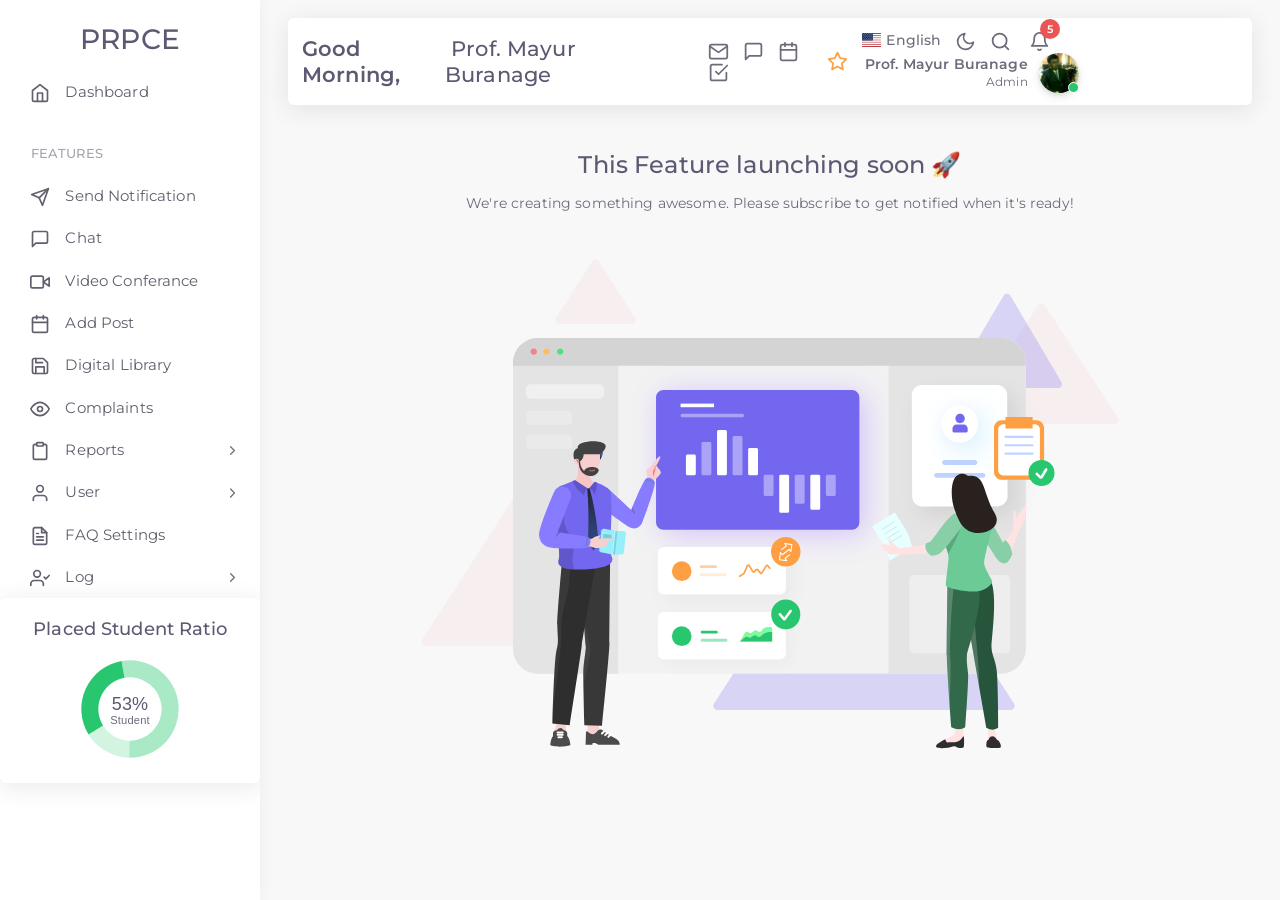
<file: coming-soon.html>
<!DOCTYPE html>
 
<html class="loading" lang="en" data-textdirection="ltr">
  <!-- BEGIN: Head-->
  <head>
    <meta http-equiv="Content-Type" content="text/html; charset=UTF-8">
    <meta http-equiv="X-UA-Compatible" content="IE=edge">
    <meta name="viewport" content="width=device-width,initial-scale=1.0,user-scalable=0,minimal-ui">
   
    <title>TnP System - Coming Soon</title>
    <link rel="apple-touch-icon" href="app-assets/images/ico/apple-icon-120.png">
    <link rel="shortcut icon" type="image/x-icon" href="app-assets/images/ico/favicon.ico">
    <link href="https://fonts.googleapis.com/css2?family=Montserrat:ital,wght@0,300;0,400;0,500;0,600;1,400;1,500;1,600" rel="stylesheet">

    <!-- BEGIN: Vendor CSS-->
    <link rel="stylesheet" type="text/css" href="app-assets/vendors/css/vendors.min.css">
    <link rel="stylesheet" type="text/css" href="app-assets/vendors/css/editors/quill/katex.min.css">
    <link rel="stylesheet" type="text/css" href="app-assets/vendors/css/editors/quill/monokai-sublime.min.css">
    <link rel="stylesheet" type="text/css" href="app-assets/vendors/css/editors/quill/quill.snow.css">
    <link rel="stylesheet" type="text/css" href="app-assets/vendors/css/forms/select/select2.min.css">
    <link rel="stylesheet" type="text/css" href="app-assets/vendors/css/pickers/flatpickr/flatpickr.min.css">
    <link rel="stylesheet" type="text/css" href="app-assets/vendors/css/extensions/dragula.min.css">
    <link rel="stylesheet" type="text/css" href="app-assets/vendors/css/extensions/toastr.min.css">
    <!-- END: Vendor CSS-->

    <!-- BEGIN: Theme CSS-->
    <link rel="stylesheet" type="text/css" href="app-assets/css/bootstrap.min.css">
    <link rel="stylesheet" type="text/css" href="app-assets/css/bootstrap-extended.min.css">
    <link rel="stylesheet" type="text/css" href="app-assets/css/colors.min.css">
    <link rel="stylesheet" type="text/css" href="app-assets/css/components.min.css">
    <link rel="stylesheet" type="text/css" href="app-assets/css/themes/dark-layout.min.css">
    <link rel="stylesheet" type="text/css" href="app-assets/css/themes/bordered-layout.min.css">
    <link rel="stylesheet" type="text/css" href="app-assets/css/themes/semi-dark-layout.min.css">

    <!-- BEGIN: Page CSS-->
    <link rel="stylesheet" type="text/css" href="app-assets/css/core/menu/menu-types/vertical-menu.min.css">
    <link rel="stylesheet" type="text/css" href="app-assets/css/plugins/forms/form-quill-editor.min.css">
    <link rel="stylesheet" type="text/css" href="app-assets/css/plugins/forms/pickers/form-flat-pickr.min.css">
    <link rel="stylesheet" type="text/css" href="app-assets/css/plugins/extensions/ext-component-toastr.min.css">
    <link rel="stylesheet" type="text/css" href="app-assets/css/plugins/forms/form-validation.css">
    <link rel="stylesheet" type="text/css" href="app-assets/css/pages/app-todo.min.css">
    <!-- END: Page CSS-->

    <!-- BEGIN: Custom CSS-->
    <link rel="stylesheet" type="text/css" href="assets/css/style.css">
    <!-- END: Custom CSS-->

  </head>
  <!-- END: Head-->

  <!-- BEGIN: Body-->
  <body class="vertical-layout vertical-menu-modern content-left-sidebar navbar-floating footer-static  " data-open="click" data-menu="vertical-menu-modern" data-col="content-left-sidebar">

    <!-- BEGIN: Header-->
    
    <!-- BEGIN: Header-->
    <nav class="header-navbar navbar navbar-expand-lg align-items-center floating-nav navbar-light navbar-shadow container-xxl">
    
      <div class="navbar-container d-flex content">
        <h3 style="margin-top: 7px;
        display: flex;
        align-items: center;"><b>Good Morning, </b>&nbsp;Prof. Mayur Buranage&nbsp;&nbsp;&nbsp;&nbsp;&nbsp;&nbsp;&nbsp;&nbsp;</h3>
        <div class="bookmark-wrapper d-flex align-items-center">
          <ul class="nav navbar-nav d-xl-none">
            <li class="nav-item"><a class="nav-link menu-toggle" href="#"><i class="ficon" data-feather="menu"></i></a></li>
          </ul>
          <ul class="nav navbar-nav bookmark-icons">
            <li class="nav-item d-none d-lg-block"><a class="nav-link" href="#" data-bs-toggle="tooltip" data-bs-placement="bottom" title="Email"><i class="ficon" data-feather="mail"></i></a></li>
            <li class="nav-item d-none d-lg-block"><a class="nav-link" href="#" data-bs-toggle="tooltip" data-bs-placement="bottom" title="Chat"><i class="ficon" data-feather="message-square"></i></a></li>
            <li class="nav-item d-none d-lg-block"><a class="nav-link"href="#" data-bs-toggle="tooltip" data-bs-placement="bottom" title="Calendar"><i class="ficon" data-feather="calendar"></i></a></li>
            <li class="nav-item d-none d-lg-block"><a class="nav-link" hhref="#" data-bs-toggle="tooltip" data-bs-placement="bottom" title="Todo"><i class="ficon" data-feather="check-square"></i></a></li>
          </ul>
          <ul class="nav navbar-nav">
            <li class="nav-item d-none d-lg-block"><a class="nav-link bookmark-star"><i class="ficon text-warning" data-feather="star"></i></a>
              <div class="bookmark-input search-input">
                <div class="bookmark-input-icon"><i data-feather="search"></i></div>
                <input class="form-control input" type="text" placeholder="Bookmark" tabindex="0" data-search="search">
                <ul class="search-list search-list-bookmark"></ul>
              </div>
            </li>
          </ul>
        </div>
        <ul class="nav navbar-nav align-items-center ms-auto">
          <li class="nav-item dropdown dropdown-language"><a class="nav-link dropdown-toggle" id="dropdown-flag" href="#" data-bs-toggle="dropdown" aria-haspopup="true" aria-expanded="false"><i class="flag-icon flag-icon-us"></i><span class="selected-language">English</span></a>
          
          </li>
          <li class
          <li class="nav-item d-none d-lg-block"><a class="nav-link nav-link-style"><i class="ficon" data-feather="moon"></i></a></li>
          <li class="nav-item nav-search"><a class="nav-link nav-link-search"><i class="ficon" data-feather="search"></i></a>
            <div class="search-input">
              <div class="search-input-icon"><i data-feather="search"></i></div>
              <input class="form-control input" type="text" placeholder="Explore Vuexy..." tabindex="-1" data-search="search">
              <div class="search-input-close"><i data-feather="x"></i></div>
              <ul class="search-list search-list-main"></ul>
            </div>
          </li>
          <li class="nav-item dropdown dropdown-cart me-25">
            <ul class="dropdown-menu dropdown-menu-media dropdown-menu-end">
              <li class="dropdown-menu-header">
                <div class="dropdown-header d-flex">
                  <h4 class="notification-title mb-0 me-auto">My Cart</h4>
                  <div class="badge rounded-pill badge-light-primary">4 Items</div>
                </div>
              </li>
              <li class="scrollable-container media-list">
                <div class="list-item align-items-center"><img class="d-block rounded me-1" src="app-assets/images/pages/eCommerce/1.png" alt="donuts" width="62">
                  <div class="list-item-body flex-grow-1"><i class="ficon cart-item-remove" data-feather="x"></i>
                    <div class="media-heading">
                      <h6 class="cart-item-title"><a class="text-body" href="app-ecommerce-details.html"> Apple watch 5</a></h6><small class="cart-item-by">By Apple</small>
                    </div>
                    <div class="cart-item-qty">
                      <div class="input-group">
                        <input class="touchspin-cart" type="number" value="1">
                      </div>
                    </div>
                    <h5 class="cart-item-price">$374.90</h5>
                  </div>
                </div>
                <div class="list-item align-items-center"><img class="d-block rounded me-1" src="app-assets/images/pages/eCommerce/7.png" alt="donuts" width="62">
                  <div class="list-item-body flex-grow-1"><i class="ficon cart-item-remove" data-feather="x"></i>
                    <div class="media-heading">
                      <h6 class="cart-item-title"><a class="text-body" href="app-ecommerce-details.html"> Google Home Mini</a></h6><small class="cart-item-by">By Google</small>
                    </div>
                    <div class="cart-item-qty">
                      <div class="input-group">
                        <input class="touchspin-cart" type="number" value="3">
                      </div>
                    </div>
                    <h5 class="cart-item-price">$129.40</h5>
                  </div>
                </div>
                <div class="list-item align-items-center"><img class="d-block rounded me-1" src="app-assets/images/pages/eCommerce/2.png" alt="donuts" width="62">
                  <div class="list-item-body flex-grow-1"><i class="ficon cart-item-remove" data-feather="x"></i>
                    <div class="media-heading">
                      <h6 class="cart-item-title"><a class="text-body" href="app-ecommerce-details.html"> iPhone 11 Pro</a></h6><small class="cart-item-by">By Apple</small>
                    </div>
                    <div class="cart-item-qty">
                      <div class="input-group">
                        <input class="touchspin-cart" type="number" value="2">
                      </div>
                    </div>
                    <h5 class="cart-item-price">$699.00</h5>
                  </div>
                </div>
                <div class="list-item align-items-center"><img class="d-block rounded me-1" src="app-assets/images/pages/eCommerce/3.png" alt="donuts" width="62">
                  <div class="list-item-body flex-grow-1"><i class="ficon cart-item-remove" data-feather="x"></i>
                    <div class="media-heading">
                      <h6 class="cart-item-title"><a class="text-body" href="app-ecommerce-details.html"> iMac Pro</a></h6><small class="cart-item-by">By Apple</small>
                    </div>
                    <div class="cart-item-qty">
                      <div class="input-group">
                        <input class="touchspin-cart" type="number" value="1">
                      </div>
                    </div>
                    <h5 class="cart-item-price">$4,999.00</h5>
                  </div>
                </div>
                <div class="list-item align-items-center"><img class="d-block rounded me-1" src="app-assets/images/pages/eCommerce/5.png" alt="donuts" width="62">
                  <div class="list-item-body flex-grow-1"><i class="ficon cart-item-remove" data-feather="x"></i>
                    <div class="media-heading">
                      <h6 class="cart-item-title"><a class="text-body" href="app-ecommerce-details.html"> MacBook Pro</a></h6><small class="cart-item-by">By Apple</small>
                    </div>
                    <div class="cart-item-qty">
                      <div class="input-group">
                        <input class="touchspin-cart" type="number" value="1">
                      </div>
                    </div>
                    <h5 class="cart-item-price">$2,999.00</h5>
                  </div>
                </div>
              </li>
              <li class="dropdown-menu-footer">
                <div class="d-flex justify-content-between mb-1">
                  <h6 class="fw-bolder mb-0">Total:</h6>
                  <h6 class="text-primary fw-bolder mb-0">$10,999.00</h6>
                </div><a class="btn btn-primary w-100" href="app-ecommerce-checkout.html">Checkout</a>
              </li>
            </ul>
          </li>
          <li class="nav-item dropdown dropdown-notification me-25"><a class="nav-link" href="#" data-bs-toggle="dropdown"><i class="ficon" data-feather="bell"></i><span class="badge rounded-pill bg-danger badge-up">5</span></a>
            <ul class="dropdown-menu dropdown-menu-media dropdown-menu-end">
              <li class="dropdown-menu-header">
                <div class="dropdown-header d-flex">
                  <h4 class="notification-title mb-0 me-auto">Notifications</h4>
                  <div class="badge rounded-pill badge-light-primary">6 New</div>
                </div>
              </li>
              <li class="scrollable-container media-list"><a class="d-flex" href="#">
                  <div class="list-item d-flex align-items-start">
                    <div class="me-1">
                      <div class="avatar"><img src="app-assets/images/portrait/small/avatar-s-31.jpg" alt="avatar" width="32" height="32"></div>
                    </div>
                    <div class="list-item-body flex-grow-1">
                      <p class="media-heading"><span class="fw-bolder">New message</span>&nbsp;received</p><small class="notification-text"> You have 3 unread messages</small>
                    </div>
                  </div></a><a class="d-flex" href="#">
                  <div class="list-item d-flex align-items-start">
                    <div class="me-1">
                      <div class="avatar"><img src="app-assets/images/portrait/small/avatar-s-3.jpg" alt="avatar" width="32" height="32"></div>
                    </div>
                    <div class="list-item-body flex-grow-1">
                      <p class="media-heading"><span class="fw-bolder">New message</span>&nbsp;received</p><small class="notification-text"> You have 10 unread messages</small>
                    </div>
                  </div></a>
                <div class="list-item d-flex align-items-center">
                  <h6 class="fw-bolder me-auto mb-0">System Notifications</h6>
                  <div class="form-check form-check-primary form-switch">
                    <input class="form-check-input" id="systemNotification" type="checkbox" checked="">
                    <label class="form-check-label" for="systemNotification"></label>
                  </div>
                </div><a class="d-flex" href="#">
                  <div class="list-item d-flex align-items-start">
                    <div class="me-1">
                      <div class="avatar bg-light-danger">
                        <div class="avatar-content"><i class="avatar-icon" data-feather="x"></i></div>
                      </div>
                    </div>
                    <div class="list-item-body flex-grow-1">
                      <p class="media-heading"><span class="fw-bolder">Server down</span>&nbsp;registered</p><small class="notification-text"> USA Server is down due to high CPU usage</small>
                    </div>
                  </div></a><a class="d-flex" href="#">
                  <div class="list-item d-flex align-items-start">
                    <div class="me-1">
                      <div class="avatar bg-light-success">
                        <div class="avatar-content"><i class="avatar-icon" data-feather="check"></i></div>
                      </div>
                    </div>
                    <div class="list-item-body flex-grow-1">
                      <p class="media-heading"><span class="fw-bolder">Students report</span>&nbsp;generated</p><small class="notification-text"> Last month sales report generated</small>
                    </div>
                  </div></a><a class="d-flex" href="#">
                  <div class="list-item d-flex align-items-start">
                    <div class="me-1">
                      <div class="avatar bg-light-warning">
                        <div class="avatar-content"><i class="avatar-icon" data-feather="alert-triangle"></i></div>
                      </div>
                    </div>
                    <div class="list-item-body flex-grow-1">
                      <p class="media-heading"><span class="fw-bolder">High memory</span>&nbsp;usage</p><small class="notification-text"> Server using high memory</small>
                    </div>
                  </div></a>
              </li>
              <li class="dropdown-menu-footer"><a class="btn btn-primary w-100" href="#">Read all notifications</a></li>
            </ul>
          </li>
          <li class="nav-item dropdown dropdown-user"><a class="nav-link dropdown-toggle dropdown-user-link" id="dropdown-user" href="#" data-bs-toggle="dropdown" aria-haspopup="true" aria-expanded="false">
              <div class="user-nav d-sm-flex d-none"><span class="user-name fw-bolder">Prof. Mayur Buranage</span><span class="user-status">Admin</span></div><span class="avatar"><img class="round" src="app-assets/images/portrait/small/avatar-s-11.jpg" alt="avatar" height="40" width="40"><span class="avatar-status-online"></span></span></a>
            <div class="dropdown-menu dropdown-menu-end" aria-labelledby="dropdown-user"><a class="dropdown-item" href="#"><i class="me-50" data-feather="user"></i> Profile</a>
              <div class="dropdown-divider"></div><a class="dropdown-item" href="#"><i class="me-50" data-feather="settings"></i> Settings</a><a class="dropdown-item" href="#"><i class="me-50" data-feather="help-circle"></i> FAQ</a><a class="dropdown-item" href="#"><i class="me-50" data-feather="power"></i> Logout</a>
            </div>
          </li>
        </ul>
      </div>
    </nav>
    <ul class="main-search-list-defaultlist d-none">
      <li class="d-flex align-items-center"><a href="#">
          <h6 class="section-label mt-75 mb-0">Files</h6></a></li>
      <li class="auto-suggestion"><a class="d-flex align-items-center justify-content-between w-100" href="file-manager.html">
          <div class="d-flex">
            <div class="me-75"><img src="app-assets/images/icons/xls.png" alt="png" height="32"></div>
            <div class="search-data">
              <p class="search-data-title mb-0">Two new item submitted</p><small class="text-muted">Marketing Manager</small>
            </div>
          </div><small class="search-data-size me-50 text-muted">&apos;17kb</small></a></li>
      <li class="auto-suggestion"><a class="d-flex align-items-center justify-content-between w-100" href="file-manager.html">
          <div class="d-flex">
            <div class="me-75"><img src="app-assets/images/icons/jpg.png" alt="png" height="32"></div>
            <div class="search-data">
              <p class="search-data-title mb-0">52 JPG file Generated</p><small class="text-muted">FontEnd Developer</small>
            </div>
          </div><small class="search-data-size me-50 text-muted">&apos;11kb</small></a></li>
      <li class="auto-suggestion"><a class="d-flex align-items-center justify-content-between w-100" href="file-manager.html">
          <div class="d-flex">
            <div class="me-75"><img src="app-assets/images/icons/pdf.png" alt="png" height="32"></div>
            <div class="search-data">
              <p class="search-data-title mb-0">25 PDF File Uploaded</p><small class="text-muted">Digital Marketing Manager</small>
            </div>
          </div><small class="search-data-size me-50 text-muted">&apos;150kb</small></a></li>
      <li class="auto-suggestion"><a class="d-flex align-items-center justify-content-between w-100" href="file-manager.html">
          <div class="d-flex">
            <div class="me-75"><img src="app-assets/images/icons/doc.png" alt="png" height="32"></div>
            <div class="search-data">
              <p class="search-data-title mb-0">Anna_Strong.doc</p><small class="text-muted">Web Designer</small>
            </div>
          </div><small class="search-data-size me-50 text-muted">&apos;256kb</small></a></li>
      <li class="d-flex align-items-center"><a href="#">
          <h6 class="section-label mt-75 mb-0">Members</h6></a></li>
      <li class="auto-suggestion"><a class="d-flex align-items-center justify-content-between py-50 w-100" href="user-view-account.html">
          <div class="d-flex align-items-center">
            <div class="avatar me-75"><img src="app-assets/images/portrait/small/avatar-s-8.jpg" alt="png" height="32"></div>
            <div class="search-data">
              <p class="search-data-title mb-0">Prof. Mayur Buranage</p><small class="text-muted">UI designer</small>
            </div>
          </div></a></li>
      <li class="auto-suggestion"><a class="d-flex align-items-center justify-content-between py-50 w-100" href="user-view-account.html">
          <div class="d-flex align-items-center">
            <div class="avatar me-75"><img src="app-assets/images/portrait/small/avatar-s-1.jpg" alt="png" height="32"></div>
            <div class="search-data">
              <p class="search-data-title mb-0">Michal Clark</p><small class="text-muted">FontEnd Developer</small>
            </div>
          </div></a></li>
      <li class="auto-suggestion"><a class="d-flex align-items-center justify-content-between py-50 w-100" href="user-view-account.html">
          <div class="d-flex align-items-center">
            <div class="avatar me-75"><img src="app-assets/images/portrait/small/avatar-s-14.jpg" alt="png" height="32"></div>
            <div class="search-data">
              <p class="search-data-title mb-0">Milena Gibson</p><small class="text-muted">Digital Marketing Manager</small>
            </div>
          </div></a></li>
      <li class="auto-suggestion"><a class="d-flex align-items-center justify-content-between py-50 w-100" href="user-view-account.html">
          <div class="d-flex align-items-center">
            <div class="avatar me-75"><img src="app-assets/images/portrait/small/avatar-s-6.jpg" alt="png" height="32"></div>
            <div class="search-data">
              <p class="search-data-title mb-0">Anna Strong</p><small class="text-muted">Web Designer</small>
            </div>
          </div></a></li>
    </ul>
    <ul class="main-search-list-defaultlist-other-list d-none">
      <li class="auto-suggestion justify-content-between"><a class="d-flex align-items-center justify-content-between w-100 py-50">
          <div class="d-flex justify-content-start"><span class="me-75" data-feather="alert-circle"></span><span>No results found.</span></div></a></li>
    </ul>
    <!-- END: Header-->


    <!-- BEGIN: Main Menu-->
    <div class="main-menu menu-fixed menu-light menu-accordion menu-shadow" data-scroll-to-active="true">
      <h1 style="text-align: center;
      margin-top: 23px;">PRPCE</h1>
      <!-- <div class="navbar-header">
        <ul class="nav navbar-nav flex-row">
          <li class="nav-item me-auto"><a class="navbar-brand" href="https://www.prpcem.org/wp-content/uploads/2020/07/PR-Pote-Patil-College-Amravati-Logo.jpeg"><span class="brand-logo"></span>
                <svg viewbox="0 0 139 95" version="1.1" xmlns="http://www.w3.org/2000/svg" xmlns:xlink="http://www.w3.org/1999/xlink" height="24">
                  <defs>
                    <lineargradient id="linearGradient-1" x1="100%" y1="10.5120544%" x2="50%" y2="89.4879456%">
                      <stop stop-color="#000000" offset="0%"></stop>
                      <stop stop-color="#FFFFFF" offset="100%"></stop>
                    </lineargradient>
                    <lineargradient id="linearGradient-2" x1="64.0437835%" y1="46.3276743%" x2="37.373316%" y2="100%">
                      <stop stop-color="#EEEEEE" stop-opacity="0" offset="0%"></stop>
                      <stop stop-color="#FFFFFF" offset="100%"></stop>
                    </lineargradient>
                  </defs>
                  <g id="Page-1" stroke="none" stroke-width="1" fill="none" fill-rule="evenodd">
                    <g id="Artboard" transform="translate(-400.000000, -178.000000)">
                      <g id="Group" transform="translate(400.000000, 178.000000)">
                        <path class="text-primary" id="Path" d="M-5.68434189e-14,2.84217094e-14 L39.1816085,2.84217094e-14 L69.3453773,32.2519224 L101.428699,2.84217094e-14 L138.784583,2.84217094e-14 L138.784199,29.8015838 C137.958931,37.3510206 135.784352,42.5567762 132.260463,45.4188507 C128.736573,48.2809251 112.33867,64.5239941 83.0667527,94.1480575 L56.2750821,94.1480575 L6.71554594,44.4188507 C2.46876683,39.9813776 0.345377275,35.1089553 0.345377275,29.8015838 C0.345377275,24.4942122 0.230251516,14.560351 -5.68434189e-14,2.84217094e-14 Z" style="fill:currentColor"></path>
                        <path id="Path1" d="M69.3453773,32.2519224 L101.428699,1.42108547e-14 L138.784583,1.42108547e-14 L138.784199,29.8015838 C137.958931,37.3510206 135.784352,42.5567762 132.260463,45.4188507 C128.736573,48.2809251 112.33867,64.5239941 83.0667527,94.1480575 L56.2750821,94.1480575 L32.8435758,70.5039241 L69.3453773,32.2519224 Z" fill="url(#linearGradient-1)" opacity="0.2"></path>
                        <polygon id="Path-2" fill="#000000" opacity="0.049999997" points="69.3922914 32.4202615 32.8435758 70.5039241 54.0490008 16.1851325"></polygon>
                        <polygon id="Path-21" fill="#000000" opacity="0.099999994" points="69.3922914 32.4202615 32.8435758 70.5039241 58.3683556 20.7402338"></polygon>
                        <polygon id="Path-3" fill="url(#linearGradient-2)" opacity="0.099999994" points="101.428699 0 83.0667527 94.1480575 130.378721 47.0740288"></polygon>
                      </g>
                    </g>
                  </g>
                </svg></span>
              <h2 class="brand-text">Vuexy</h2></a></li>
          <li class="nav-item nav-toggle"><a class="nav-link modern-nav-toggle pe-0" data-bs-toggle="collapse"><i class="d-block d-xl-none text-primary toggle-icon font-medium-4" data-feather="x"></i><i class="d-none d-xl-block collapse-toggle-icon font-medium-4  text-primary" data-feather="disc" data-ticon="disc"></i></a></li>
        </ul>
      </div> -->
      <div class="shadow-bottom"></div>
      <div class="main-menu-content">
        <ul class="navigation navigation-main" id="main-menu-navigation" data-menu="menu-navigation">
          <!-- <li class=" nav-item"><a class="d-flex align-items-center" href="dashboard.html"><i data-feather="home"></i><span class="menu-title text-truncate" data-i18n="Dashboards">Dashboards</span><span class="badge badge-light-warning rounded-pill ms-auto me-1">2</span></a>
            <ul class="menu-content">
              <li><a class="d-flex align-items-center" href="dashboard-analytics.html"><i data-feather="circle"></i><span class="menu-item text-truncate" data-i18n="Analytics">Analytics</span></a>
              </li>
              <li class="active"><a class="d-flex align-items-center" href="dashboard-ecommerce.html"><i data-feather="circle"></i><span class="menu-item text-truncate" data-i18n="eCommerce">eCommerce</span></a>
              </li>
            </ul>
          </li> -->
          <li class=" nav-item"><a class="d-flex align-items-center" href="dashboard.html"><i data-feather="home"></i><span class="menu-title text-truncate" data-i18n="Email">Dashboard</span></a>
          </li>
          <li class=" navigation-header"><span data-i18n="Apps &amp; Pages">Features</span><i data-feather="more-horizontal"></i>
          </li>
          <li class=" nav-item"><a class="d-flex align-items-center" href="send-notification.html"><i data-feather="send"></i><span class="menu-title text-truncate" data-i18n="Email">Send Notification</span></a>
          </li>
          <li class=" nav-item"><a class="d-flex align-items-center" href="chat.html"><i data-feather="message-square"></i><span class="menu-title text-truncate" data-i18n="Chat">Chat</span></a>
          </li>
          <li class=" nav-item"><a class="d-flex align-items-center" href="coming-soon.html"><i data-feather="video"></i><span class="menu-title text-truncate" data-i18n="Todo">Video Conferance</span></a>
          </li>
          <li class=" nav-item"><a class="d-flex align-items-center" href="add-post.html"><i data-feather="calendar"></i><span class="menu-title text-truncate" data-i18n="Calendar">Add Post</span></a>
          </li>
          <!-- <li class=" nav-item"><a class="d-flex align-items-center" href="app-kanban.html"><i data-feather="grid"></i><span class="menu-title text-truncate" data-i18n="Kanban">Kanban</span></a>
          </li> -->
          <!-- <li class=" nav-item"><a class="d-flex align-items-center" href="#"><i data-feather="file-text"></i><span class="menu-title text-truncate" data-i18n="Invoice">Invoice</span></a>
            <ul class="menu-content">
              <li><a class="d-flex align-items-center" href="app-invoice-list.html"><i data-feather="circle"></i><span class="menu-item text-truncate" data-i18n="List">List</span></a>
              </li>
              <li><a class="d-flex align-items-center" href="app-invoice-preview.html"><i data-feather="circle"></i><span class="menu-item text-truncate" data-i18n="Preview">Preview</span></a>
              </li>
              <li><a class="d-flex align-items-center" href="app-invoice-edit.html"><i data-feather="circle"></i><span class="menu-item text-truncate" data-i18n="Edit">Edit</span></a>
              </li>
              <li><a class="d-flex align-items-center" href="app-invoice-add.html"><i data-feather="circle"></i><span class="menu-item text-truncate" data-i18n="Add">Add</span></a>
              </li>
            </ul>
          </li> -->
          <li class=" nav-item"><a class="d-flex align-items-center" href="file-manager.html"><i data-feather="save"></i><span class="menu-title text-truncate" data-i18n="File Manager">Digital Library</span></a>
          </li>
          <li class=" nav-item"><a class="d-flex align-items-center" href="complaints.html"><i data-feather="eye"></i><span class="menu-title text-truncate" data-i18n="Roles &amp; Permission">Complaints</span></a>
            <!-- <ul class="menu-content">
              <li><a class="d-flex align-items-center" href="app-access-roles.html"><i data-feather="circle"></i><span class="menu-item text-truncate" data-i18n="Roles">Roles</span></a>
              </li>
              <li><a class="d-flex align-items-center" href="complaints.html"><i data-feather="circle"></i><span class="menu-item text-truncate" data-i18n="Permission">Permission</span></a>
              </li>
            </ul> -->
          </li>
          <li class=" nav-item"><a class="d-flex align-items-center" ><i data-feather='clipboard'></i><span class="menu-title text-truncate" data-i18n="eCommerce">Reports</span></a>
            <ul class="menu-content">
              <li><a class="d-flex align-items-center" href="reports.html"><i data-feather="circle"></i><span class="menu-item text-truncate" data-i18n="Shop">Placed Student</span></a>
              </li>
              <li><a class="d-flex align-items-center" href="coming-soon.html"><i data-feather="circle"></i><span class="menu-item text-truncate" data-i18n="Details">Non Placed Student</span></a>
              </li>
             
            </ul>
          </li>
          <li class=" nav-item"><a class="d-flex align-items-center" href="#"><i data-feather="user"></i><span class="menu-title text-truncate" data-i18n="User">User</span></a>
            <ul class="menu-content">
              <li><a class="d-flex align-items-center" href="user-list.html"><i data-feather="circle"></i><span class="menu-item text-truncate" data-i18n="List">Student</span></a>
              </li>
              <li><a class="d-flex align-items-center" href="user-list.html"><i data-feather="circle"></i><span class="menu-item text-truncate" data-i18n="List">HR</span></a>
              </li>
              <li><a class="d-flex align-items-center" href="user-list.html"><i data-feather="circle"></i><span class="menu-item text-truncate" data-i18n="List">Co-Ordinator</span></a>
              </li>
              <li><a class="d-flex align-items-center" href="user-view-account.html"><i data-feather="circle"></i><span class="menu-item text-truncate" data-i18n="List">Sample Profile</span></a>
              </li>
              <!-- <li><a class="d-flex align-items-center" href="#"><i data-feather="circle"></i><span class="menu-item text-truncate" data-i18n="View">View</span></a>
                <ul class="menu-content">
                  <li><a class="d-flex align-items-center" href="user-view-account.html"><span class="menu-item text-truncate" data-i18n="Account">Account</span></a>
                  </li>
                  <li><a class="d-flex align-items-center" href="app-user-view-security.html"><span class="menu-item text-truncate" data-i18n="Security">Security</span></a>
                  </li>
                  <li><a class="d-flex align-items-center" href="app-user-view-billing.html"><span class="menu-item text-truncate" data-i18n="Billing &amp; Plans">Billing &amp; Plans</span></a>
                  </li>
                  <li><a class="d-flex align-items-center" href="app-user-view-notifications.html"><span class="menu-item text-truncate" data-i18n="Notifications">Notifications</span></a>
                  </li>
                  <li><a class="d-flex align-items-center" href="app-user-view-connections.html"><span class="menu-item text-truncate" data-i18n="Connections">Connections</span></a>
                  </li>
                </ul>
              </li> -->
            </ul>
          </li>
          <li class=" nav-item"><a class="d-flex align-items-center" href="coming-soon.html"><i data-feather="file-text"></i><span class="menu-title text-truncate" data-i18n="Pages"> FAQ Settings</span></a>
            <!-- <ul class="menu-content">
              <li><a class="d-flex align-items-center" href="#"><i data-feather="circle"></i><span class="menu-item text-truncate" data-i18n="Account Settings">Account Settings</span></a>
                <ul class="menu-content">
                  <li><a class="d-flex align-items-center" href="page-account-settings-account.html"><span class="menu-item text-truncate" data-i18n="Account">Account</span></a>
                  </li>
                  <li><a class="d-flex align-items-center" href="page-account-settings-security.html"><span class="menu-item text-truncate" data-i18n="Security">Security</span></a>
                  </li>
                  <li><a class="d-flex align-items-center" href="page-account-settings-billing.html"><span class="menu-item text-truncate" data-i18n="Billings &amp; Plans">Billings &amp; Plans</span></a>
                  </li>
                  <li><a class="d-flex align-items-center" href="page-account-settings-notifications.html"><span class="menu-item text-truncate" data-i18n="Notifications">Notifications</span></a>
                  </li>
                  <li><a class="d-flex align-items-center" href="page-account-settings-connections.html"><span class="menu-item text-truncate" data-i18n="Connections">Connections</span></a>
                  </li>
                </ul>
              </li>
              <li><a class="d-flex align-items-center" href="page-profile.html"><i data-feather="circle"></i><span class="menu-item text-truncate" data-i18n="Profile">Profile</span></a>
              </li>
              <li><a class="d-flex align-items-center" href="page-faq.html"><i data-feather="circle"></i><span class="menu-item text-truncate" data-i18n="FAQ">FAQ</span></a>
              </li>
              <li><a class="d-flex align-items-center" href="page-knowledge-base.html"><i data-feather="circle"></i><span class="menu-item text-truncate" data-i18n="Knowledge Base">Knowledge Base</span></a>
              </li>
              <li><a class="d-flex align-items-center" href="page-pricing.html"><i data-feather="circle"></i><span class="menu-item text-truncate" data-i18n="Pricing">Pricing</span></a>
              </li>
              <li><a class="d-flex align-items-center" href="page-license.html"><i data-feather="circle"></i><span class="menu-item text-truncate" data-i18n="License">License</span></a>
              </li>
              <li><a class="d-flex align-items-center" href="page-api-key.html"><i data-feather="circle"></i><span class="menu-item text-truncate" data-i18n="API Key">API Key</span></a>
              </li>
              <li><a class="d-flex align-items-center" href="#"><i data-feather="circle"></i><span class="menu-item text-truncate" data-i18n="Blog">Blog</span></a>
                <ul class="menu-content">
                  <li><a class="d-flex align-items-center" href="page-blog-list.html"><span class="menu-item text-truncate" data-i18n="List">List</span></a>
                  </li>
                  <li><a class="d-flex align-items-center" href="page-blog-detail.html"><span class="menu-item text-truncate" data-i18n="Detail">Detail</span></a>
                  </li>
                  <li><a class="d-flex align-items-center" href="page-blog-edit.html"><span class="menu-item text-truncate" data-i18n="Edit">Edit</span></a>
                  </li>
                </ul>
              </li>
              <li><a class="d-flex align-items-center" href="#"><i data-feather="circle"></i><span class="menu-item text-truncate" data-i18n="Mail Template">Mail Template</span></a>
                <ul class="menu-content">
                  <li><a class="d-flex align-items-center" href="https://pixinvent.com/demo/vuexy-mail-template/mail-welcome.html" target="_blank"><span class="menu-item text-truncate" data-i18n="Welcome">Welcome</span></a>
                  </li>
                  <li><a class="d-flex align-items-center" href="https://pixinvent.com/demo/vuexy-mail-template/mail-reset-password.html" target="_blank"><span class="menu-item text-truncate" data-i18n="Reset Password">Reset Password</span></a>
                  </li>
                  <li><a class="d-flex align-items-center" href="https://pixinvent.com/demo/vuexy-mail-template/mail-verify-email.html" target="_blank"><span class="menu-item text-truncate" data-i18n="Verify Email">Verify Email</span></a>
                  </li>
                  <li><a class="d-flex align-items-center" href="https://pixinvent.com/demo/vuexy-mail-template/mail-deactivate-account.html" target="_blank"><span class="menu-item text-truncate" data-i18n="Deactivate Account">Deactivate Account</span></a>
                  </li>
                  <li><a class="d-flex align-items-center" href="https://pixinvent.com/demo/vuexy-mail-template/mail-invoice.html" target="_blank"><span class="menu-item text-truncate" data-i18n="Invoice">Invoice</span></a>
                  </li>
                  <li><a class="d-flex align-items-center" href="https://pixinvent.com/demo/vuexy-mail-template/mail-promotional.html" target="_blank"><span class="menu-item text-truncate" data-i18n="Promotional">Promotional</span></a>
                  </li>
                </ul>
              </li>
              <li><a class="d-flex align-items-center" href="#"><i data-feather="circle"></i><span class="menu-item text-truncate" data-i18n="Miscellaneous">Miscellaneous</span></a>
                <ul class="menu-content">
                  <li><a class="d-flex align-items-center" href="page-misc-coming-soon.html" target="_blank"><span class="menu-item text-truncate" data-i18n="Coming Soon">Coming Soon</span></a>
                  </li>
                  <li><a class="d-flex align-items-center" href="page-misc-not-authorized.html" target="_blank"><span class="menu-item text-truncate" data-i18n="Not Authorized">Not Authorized</span></a>
                  </li>
                  <li><a class="d-flex align-items-center" href="page-misc-under-maintenance.html" target="_blank"><span class="menu-item text-truncate" data-i18n="Maintenance">Maintenance</span></a>
                  </li>
                  <li><a class="d-flex align-items-center" href="page-misc-error.html" target="_blank"><span class="menu-item text-truncate" data-i18n="Error">Error</span></a>
                  </li>
                </ul>
              </li>
            </ul> -->
          </li>
          <li class=" nav-item"><a class="d-flex align-items-center" href="#"><i data-feather="user-check"></i><span class="menu-title text-truncate" data-i18n="Authentication">Log</span></a>
            <ul class="menu-content">
            
                  <li><a class="d-flex align-items-center" href="user-log.html" ><span class="menu-item text-truncate" data-i18n="Basic">User Log</span></a>
                  </li>
                  <li><a class="d-flex align-items-center" href="chat-log.html" ><span class="menu-item text-truncate" data-i18n="Cover">Chat Log</span></a>
                  </li>
             
           
            </ul>
          </li>
         
          <div class="col-lg-12 col-md-6 col-12">
            <div class="card earnings-card">
              <div class="card-body">
                <div class="row">
                  <div class="col-12">
                    <h4 class="card-title mb-1" style="text-align: center;">Placed Student Ratio</h4>
                    <!-- <div class="font-small-2">This Month</div>
                    <h5 class="mb-1">$4055.56</h5>
                    <p class="card-text text-muted font-small-2">
                      <span class="fw-bolder">68.2%</span><span> more earnings than last month.</span>
                    </p> -->
                  </div>
                  <div class="col-12">
                    <div id="earnings-chart"></div>
                  </div>
                </div>
              </div>
            </div>
          </div>
          <!--
          <li class=" navigation-header"><span data-i18n="User Interface">User Interface</span><i data-feather="more-horizontal"></i>
          </li>
          <li class=" nav-item"><a class="d-flex align-items-center" href="ui-typography.html"><i data-feather="type"></i><span class="menu-title text-truncate" data-i18n="Typography">Typography</span></a>
          </li>
          <li class=" nav-item"><a class="d-flex align-items-center" href="ui-feather.html"><i data-feather="eye"></i><span class="menu-title text-truncate" data-i18n="Feather">Feather</span></a>
          </li>
          <li class=" nav-item"><a class="d-flex align-items-center" href="#"><i data-feather="credit-card"></i><span class="menu-title text-truncate" data-i18n="Card">Card</span><span class="badge badge-light-success rounded-pill ms-auto me-1">New</span></a>
            <ul class="menu-content">
              <li><a class="d-flex align-items-center" href="card-basic.html"><i data-feather="circle"></i><span class="menu-item text-truncate" data-i18n="Basic">Basic</span></a>
              </li>
              <li><a class="d-flex align-items-center" href="card-advance.html"><i data-feather="circle"></i><span class="menu-item text-truncate" data-i18n="Advance">Advance</span></a>
              </li>
              <li><a class="d-flex align-items-center" href="card-statistics.html"><i data-feather="circle"></i><span class="menu-item text-truncate" data-i18n="Statistics">Statistics</span></a>
              </li>
              <li><a class="d-flex align-items-center" href="card-analytics.html"><i data-feather="circle"></i><span class="menu-item text-truncate" data-i18n="Analytics">Analytics</span></a>
              </li>
              <li><a class="d-flex align-items-center" href="card-actions.html"><i data-feather="circle"></i><span class="menu-item text-truncate" data-i18n="Card Actions">Card Actions</span></a>
              </li>
            </ul>
          </li> -->
          <!-- <li class=" nav-item"><a class="d-flex align-items-center" href="#"><i data-feather="briefcase"></i><span class="menu-title text-truncate" data-i18n="Components">Components</span></a>
            <ul class="menu-content">
              <li><a class="d-flex align-items-center" href="component-accordion.html"><i data-feather="circle"></i><span class="menu-item text-truncate" data-i18n="Accordion">Accordion</span></a>
              </li>
              <li><a class="d-flex align-items-center" href="component-alerts.html"><i data-feather="circle"></i><span class="menu-item text-truncate" data-i18n="Alerts">Alerts</span></a>
              </li>
              <li><a class="d-flex align-items-center" href="component-avatar.html"><i data-feather="circle"></i><span class="menu-item text-truncate" data-i18n="Avatar">Avatar</span></a>
              </li>
              <li><a class="d-flex align-items-center" href="component-badges.html"><i data-feather="circle"></i><span class="menu-item text-truncate" data-i18n="Badges">Badges</span></a>
              </li>
              <li><a class="d-flex align-items-center" href="component-breadcrumbs.html"><i data-feather="circle"></i><span class="menu-item text-truncate" data-i18n="Breadcrumbs">Breadcrumbs</span></a>
              </li>
              <li><a class="d-flex align-items-center" href="component-buttons.html"><i data-feather="circle"></i><span class="menu-item text-truncate" data-i18n="Buttons">Buttons</span></a>
              </li>
              <li><a class="d-flex align-items-center" href="component-carousel.html"><i data-feather="circle"></i><span class="menu-item text-truncate" data-i18n="Carousel">Carousel</span></a>
              </li>
              <li><a class="d-flex align-items-center" href="component-collapse.html"><i data-feather="circle"></i><span class="menu-item text-truncate" data-i18n="Collapse">Collapse</span></a>
              </li>
              <li><a class="d-flex align-items-center" href="component-divider.html"><i data-feather="circle"></i><span class="menu-item text-truncate" data-i18n="Divider">Divider</span></a>
              </li>
              <li><a class="d-flex align-items-center" href="component-dropdowns.html"><i data-feather="circle"></i><span class="menu-item text-truncate" data-i18n="Dropdowns">Dropdowns</span></a>
              </li>
              <li><a class="d-flex align-items-center" href="component-list-group.html"><i data-feather="circle"></i><span class="menu-item text-truncate" data-i18n="List Group">List Group</span></a>
              </li>
              <li><a class="d-flex align-items-center" href="component-modals.html"><i data-feather="circle"></i><span class="menu-item text-truncate" data-i18n="Modals">Modals</span></a>
              </li>
              <li><a class="d-flex align-items-center" href="component-navs-component.html"><i data-feather="circle"></i><span class="menu-item text-truncate" data-i18n="Navs Component">Navs Component</span></a>
              </li>
              <li><a class="d-flex align-items-center" href="component-offcanvas.html"><i data-feather="circle"></i><span class="menu-item text-truncate" data-i18n="Offcanvas">Offcanvas</span></a>
              </li>
              <li><a class="d-flex align-items-center" href="component-pagination.html"><i data-feather="circle"></i><span class="menu-item text-truncate" data-i18n="Pagination">Pagination</span></a>
              </li>
              <li><a class="d-flex align-items-center" href="component-pill-badges.html"><i data-feather="circle"></i><span class="menu-item text-truncate" data-i18n="Pill Badges">Pill Badges</span></a>
              </li>
              <li><a class="d-flex align-items-center" href="component-pills-component.html"><i data-feather="circle"></i><span class="menu-item text-truncate" data-i18n="Pills Component">Pills Component</span></a>
              </li>
              <li><a class="d-flex align-items-center" href="component-popovers.html"><i data-feather="circle"></i><span class="menu-item text-truncate" data-i18n="Popovers">Popovers</span></a>
              </li>
              <li><a class="d-flex align-items-center" href="component-progress.html"><i data-feather="circle"></i><span class="menu-item text-truncate" data-i18n="Progress">Progress</span></a>
              </li>
              <li><a class="d-flex align-items-center" href="component-spinner.html"><i data-feather="circle"></i><span class="menu-item text-truncate" data-i18n="Spinner">Spinner</span></a>
              </li>
              <li><a class="d-flex align-items-center" href="component-tabs-component.html"><i data-feather="circle"></i><span class="menu-item text-truncate" data-i18n="Tabs Component">Tabs Component</span></a>
              </li>
              <li><a class="d-flex align-items-center" href="component-timeline.html"><i data-feather="circle"></i><span class="menu-item text-truncate" data-i18n="Timeline">Timeline</span></a>
              </li>
              <li><a class="d-flex align-items-center" href="component-bs-toast.html"><i data-feather="circle"></i><span class="menu-item text-truncate" data-i18n="Toasts">Toasts</span></a>
              </li>
              <li><a class="d-flex align-items-center" href="component-tooltips.html"><i data-feather="circle"></i><span class="menu-item text-truncate" data-i18n="Tooltips">Tooltips</span></a>
              </li>
            </ul>
          </li>
          <li class=" nav-item"><a class="d-flex align-items-center" href="#"><i data-feather="box"></i><span class="menu-title text-truncate" data-i18n="Extensions">Extensions</span></a>
            <ul class="menu-content">
              <li><a class="d-flex align-items-center" href="ext-component-sweet-alerts.html"><i data-feather="circle"></i><span class="menu-item text-truncate" data-i18n="Sweet Alert">Sweet Alert</span></a>
              </li>
              <li><a class="d-flex align-items-center" href="ext-component-blockui.html"><i data-feather="circle"></i><span class="menu-item text-truncate" data-i18n="Block UI">BlockUI</span></a>
              </li>
              <li><a class="d-flex align-items-center" href="ext-component-toastr.html"><i data-feather="circle"></i><span class="menu-item text-truncate" data-i18n="Toastr">Toastr</span></a>
              </li>
              <li><a class="d-flex align-items-center" href="ext-component-sliders.html"><i data-feather="circle"></i><span class="menu-item text-truncate" data-i18n="Sliders">Sliders</span></a>
              </li>
              <li><a class="d-flex align-items-center" href="ext-component-drag-drop.html"><i data-feather="circle"></i><span class="menu-item text-truncate" data-i18n="Drag &amp; Drop">Drag &amp; Drop</span></a>
              </li>
              <li><a class="d-flex align-items-center" href="ext-component-tour.html"><i data-feather="circle"></i><span class="menu-item text-truncate" data-i18n="Tour">Tour</span></a>
              </li>
              <li><a class="d-flex align-items-center" href="ext-component-clipboard.html"><i data-feather="circle"></i><span class="menu-item text-truncate" data-i18n="Clipboard">Clipboard</span></a>
              </li>
              <li><a class="d-flex align-items-center" href="ext-component-media-player.html"><i data-feather="circle"></i><span class="menu-item text-truncate" data-i18n="Media player">Media Player</span></a>
              </li>
              <li><a class="d-flex align-items-center" href="ext-component-context-menu.html"><i data-feather="circle"></i><span class="menu-item text-truncate" data-i18n="Context Menu">Context Menu</span></a>
              </li>
              <li><a class="d-flex align-items-center" href="ext-component-swiper.html"><i data-feather="circle"></i><span class="menu-item text-truncate" data-i18n="swiper">Swiper</span></a>
              </li>
              <li><a class="d-flex align-items-center" href="ext-component-tree.html"><i data-feather="circle"></i><span class="menu-item text-truncate" data-i18n="Tree">Tree</span></a>
              </li>
              <li><a class="d-flex align-items-center" href="ext-component-ratings.html"><i data-feather="circle"></i><span class="menu-item text-truncate" data-i18n="Ratings">Ratings</span></a>
              </li>
              <li><a class="d-flex align-items-center" href="ext-component-i18n.html"><i data-feather="circle"></i><span class="menu-item text-truncate" data-i18n="l18n">l18n</span></a>
              </li>
            </ul>
          </li> -->
          <!-- <li class=" nav-item"><a class="d-flex align-items-center" href="#"><i data-feather="layout"></i><span class="menu-title text-truncate" data-i18n="Page Layouts">Page Layouts</span></a>
            <ul class="menu-content">
              <li><a class="d-flex align-items-center" href="layout-collapsed-menu.html"><i data-feather="circle"></i><span class="menu-item text-truncate" data-i18n="Collapsed Menu">Collapsed Menu</span></a>
              </li>
              <li><a class="d-flex align-items-center" href="layout-full.html"><i data-feather="circle"></i><span class="menu-item text-truncate" data-i18n="Layout Full">Layout Full</span></a>
              </li>
              <li><a class="d-flex align-items-center" href="layout-without-menu.html"><i data-feather="circle"></i><span class="menu-item text-truncate" data-i18n="Without Menu">Without Menu</span></a>
              </li>
              <li><a class="d-flex align-items-center" href="layout-empty.html"><i data-feather="circle"></i><span class="menu-item text-truncate" data-i18n="Layout Empty">Layout Empty</span></a>
              </li>
              <li><a class="d-flex align-items-center" href="layout-blank.html"><i data-feather="circle"></i><span class="menu-item text-truncate" data-i18n="Layout Blank">Layout Blank</span></a>
              </li>
            </ul>
          </li> -->
          <!-- <li class=" navigation-header"><span data-i18n="Forms &amp; Tables">Forms &amp; Tables</span><i data-feather="more-horizontal"></i>
          </li> -->
          <!-- <li class=" nav-item"><a class="d-flex align-items-center" href="#"><i data-feather="copy"></i><span class="menu-title text-truncate" data-i18n="Form Elements">Form Elements</span></a>
            <ul class="menu-content">
              <li><a class="d-flex align-items-center" href="form-input.html"><i data-feather="circle"></i><span class="menu-item text-truncate" data-i18n="Input">Input</span></a>
              </li>
              <li><a class="d-flex align-items-center" href="form-input-groups.html"><i data-feather="circle"></i><span class="menu-item text-truncate" data-i18n="Input Groups">Input Groups</span></a>
              </li>
              <li><a class="d-flex align-items-center" href="form-input-mask.html"><i data-feather="circle"></i><span class="menu-item text-truncate" data-i18n="Input Mask">Input Mask</span></a>
              </li>
              <li><a class="d-flex align-items-center" href="form-textarea.html"><i data-feather="circle"></i><span class="menu-item text-truncate" data-i18n="Textarea">Textarea</span></a>
              </li>
              <li><a class="d-flex align-items-center" href="form-checkbox.html"><i data-feather="circle"></i><span class="menu-item text-truncate" data-i18n="Checkbox">Checkbox</span></a>
              </li>
              <li><a class="d-flex align-items-center" href="form-radio.html"><i data-feather="circle"></i><span class="menu-item text-truncate" data-i18n="Radio">Radio</span></a>
              </li>
              <li><a class="d-flex align-items-center" href="form-custom-options.html"><i data-feather="circle"></i><span class="menu-item text-truncate" data-i18n="Custom Options">Custom Options</span></a>
              </li>
              <li><a class="d-flex align-items-center" href="form-switch.html"><i data-feather="circle"></i><span class="menu-item text-truncate" data-i18n="Switch">Switch</span></a>
              </li>
              <li><a class="d-flex align-items-center" href="form-select.html"><i data-feather="circle"></i><span class="menu-item text-truncate" data-i18n="Select">Select</span></a>
              </li>
              <li><a class="d-flex align-items-center" href="form-number-input.html"><i data-feather="circle"></i><span class="menu-item text-truncate" data-i18n="Number Input">Number Input</span></a>
              </li>
              <li><a class="d-flex align-items-center" href="form-file-uploader.html"><i data-feather="circle"></i><span class="menu-item text-truncate" data-i18n="File Uploader">File Uploader</span></a>
              </li>
              <li><a class="d-flex align-items-center" href="form-quill-editor.html"><i data-feather="circle"></i><span class="menu-item text-truncate" data-i18n="Quill Editor">Quill Editor</span></a>
              </li>
              <li><a class="d-flex align-items-center" href="form-date-time-picker.html"><i data-feather="circle"></i><span class="menu-item text-truncate" data-i18n="Date &amp; Time Picker">Date &amp; Time Picker</span></a>
              </li>
            </ul>
          </li>
          <li class=" nav-item"><a class="d-flex align-items-center" href="form-layout.html"><i data-feather="box"></i><span class="menu-title text-truncate" data-i18n="Form Layout">Form Layout</span></a>
          </li>
          <li class=" nav-item"><a class="d-flex align-items-center" href="form-wizard.html"><i data-feather="package"></i><span class="menu-title text-truncate" data-i18n="Form Wizard">Form Wizard</span></a>
          </li>
          <li class=" nav-item"><a class="d-flex align-items-center" href="form-validation.html"><i data-feather="check-circle"></i><span class="menu-title text-truncate" data-i18n="Form Validation">Form Validation</span></a>
          </li>
          <li class=" nav-item"><a class="d-flex align-items-center" href="form-repeater.html"><i data-feather="rotate-cw"></i><span class="menu-title text-truncate" data-i18n="Form Repeater">Form Repeater</span></a>
          </li>
          <li class=" nav-item"><a class="d-flex align-items-center" href="table-bootstrap.html"><i data-feather="server"></i><span class="menu-title text-truncate" data-i18n="Table">Table</span></a>
          </li>
          <li class=" nav-item"><a class="d-flex align-items-center" href="#"><i data-feather="grid"></i><span class="menu-title text-truncate" data-i18n="Datatable">Datatable</span></a>
            <ul class="menu-content">
              <li><a class="d-flex align-items-center" href="table-datatable-basic.html"><i data-feather="circle"></i><span class="menu-item text-truncate" data-i18n="Basic">Basic</span></a>
              </li>
              <li><a class="d-flex align-items-center" href="table-datatable-advanced.html"><i data-feather="circle"></i><span class="menu-item text-truncate" data-i18n="Advanced">Advanced</span></a>
              </li>
            </ul>
          </li> -->
          <!-- <li class=" navigation-header"><span data-i18n="Charts &amp; Maps">Charts &amp; Maps</span><i data-feather="more-horizontal"></i>
          </li>
          <li class=" nav-item"><a class="d-flex align-items-center" href="#"><i data-feather="pie-chart"></i><span class="menu-title text-truncate" data-i18n="Charts">Charts</span><span class="badge badge-light-danger rounded-pill ms-auto me-2">2</span></a>
            <ul class="menu-content">
              <li><a class="d-flex align-items-center" href="chart-apex.html"><i data-feather="circle"></i><span class="menu-item text-truncate" data-i18n="Apex">Apex</span></a>
              </li>
              <li><a class="d-flex align-items-center" href="chart-chartjs.html"><i data-feather="circle"></i><span class="menu-item text-truncate" data-i18n="Chartjs">Chartjs</span></a>
              </li>
            </ul>
          </li> -->
          <!-- <li class=" nav-item"><a class="d-flex align-items-center" href="maps-leaflet.html"><i data-feather="map"></i><span class="menu-title text-truncate" data-i18n="Leaflet Maps">Leaflet Maps</span></a>
          </li>
          <li class=" navigation-header"><span data-i18n="Misc">Misc</span><i data-feather="more-horizontal"></i>
          </li>
          <li class=" nav-item"><a class="d-flex align-items-center" href="#"><i data-feather="menu"></i><span class="menu-title text-truncate" data-i18n="Menu Levels">Menu Levels</span></a>
            <ul class="menu-content">
              <li><a class="d-flex align-items-center" href="#"><i data-feather="circle"></i><span class="menu-item text-truncate" data-i18n="Second Level">Second Level 2.1</span></a>
              </li>
              <li><a class="d-flex align-items-center" href="#"><i data-feather="circle"></i><span class="menu-item text-truncate" data-i18n="Second Level">Second Level 2.2</span></a>
                <ul class="menu-content">
                  <li><a class="d-flex align-items-center" href="#"><span class="menu-item text-truncate" data-i18n="Third Level">Third Level 3.1</span></a>
                  </li>
                  <li><a class="d-flex align-items-center" href="#"><span class="menu-item text-truncate" data-i18n="Third Level">Third Level 3.2</span></a>
                  </li>
                </ul>
              </li>
            </ul>
          </li> -->
          <!-- <li class="disabled nav-item"><a class="d-flex align-items-center" href="#"><i data-feather="eye-off"></i><span class="menu-title text-truncate" data-i18n="Disabled Menu">Disabled Menu</span></a>
          </li>
          <li class=" nav-item"><a class="d-flex align-items-center" href="https://pixinvent.com/demo/vuexy-html-bootstrap-admin-template/documentation" target="_blank"><i data-feather="folder"></i><span class="menu-title text-truncate" data-i18n="Documentation">Documentation</span></a>
          </li>
          <li class=" nav-item"><a class="d-flex align-items-center" href="https://pixinvent.ticksy.com/" target="_blank"><i data-feather="life-buoy"></i><span class="menu-title text-truncate" data-i18n="Raise Support">Raise Support</span></a>
          </li> -->
        </ul>
      </div>
    </div>
    <!-- END: Main Menu-->
    <!-- END: Main Menu-->

    <!-- BEGIN: Content-->
    <div class="app-content content ">
      <div class="content-overlay"></div>
      <div class="header-navbar-shadow"></div>
      <div class="content-wrapper">
        <div class="content-header row">
        </div>
        <div class="content-body">
          <!-- Coming soon page-->
          <div class="misc-wrapper">
             
            
            <div class="misc-inner p-2 p-sm-3">
              <div class="w-100 text-center">
                <h2 class="mb-1">This Feature launching soon 🚀</h2>
                <p class="mb-3">We're creating something awesome. Please subscribe to get notified when it's ready!</p>
               <img class="img-fluid" src="app-assets/images/pages/coming-soon.svg" alt="Coming soon page"/>
              </div>
            </div>
          </div>
          <!-- / Coming soon page-->
        </div>
      </div>
    </div>
     <!-- BEGIN: Vendor JS-->
     <script src="app-assets/vendors/js/vendors.min.js"></script>
     <!-- BEGIN Vendor JS-->
     <script src="app-assets/vendors/js/forms/select/select2.full.min.js"></script>
     <!-- BEGIN: Page Vendor JS-->
     <script src="app-assets/vendors/js/charts/apexcharts.min.js"></script>
     <script src="app-assets/vendors/js/extensions/toastr.min.js"></script>
     <!-- END: Page Vendor JS-->
 
     <!-- BEGIN: Theme JS-->
     <script src="app-assets/js/core/app-menu.min.js"></script>
     <script src="app-assets/js/core/app.min.js"></script>
     <script src="app-assets/js/scripts/customizer.min.js"></script>
     <!-- END: Theme JS-->
 
     <!-- BEGIN: Page JS-->
     <script src="app-assets/js/scripts/pages/dashboard-ecommerce.min.js"></script>
     <!-- END: Page JS-->

    <script>
      $(window).on('load',  function(){
        if (feather) {
          feather.replace({ width: 14, height: 14 });
        }
      })
    </script>
  </body>
  <!-- END: Body-->
</html>
</file>
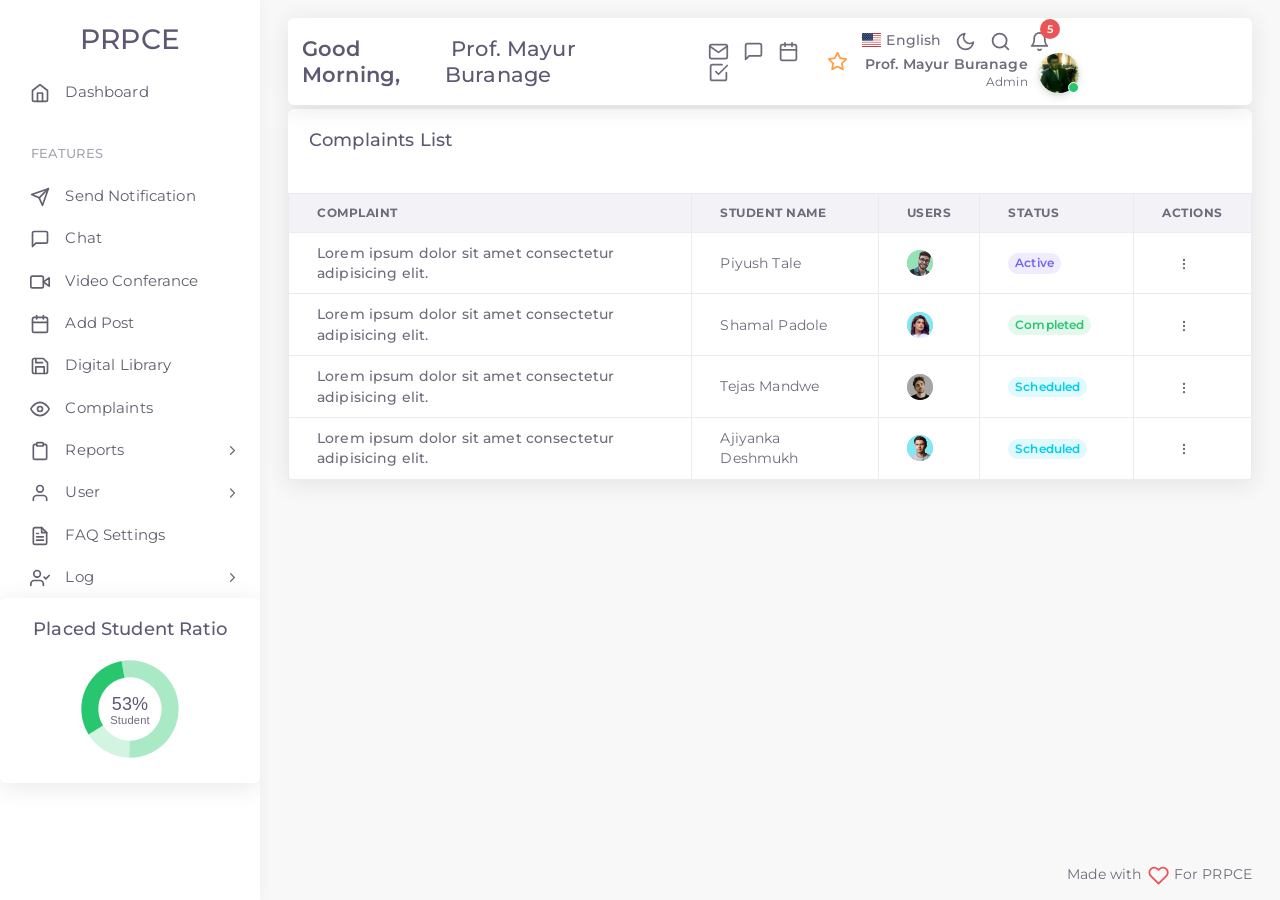
<file: complaints.html>
<!DOCTYPE html>
 
<html class="loading" lang="en" data-textdirection="ltr">
  <!-- BEGIN: Head-->
  <head>
    <meta http-equiv="Content-Type" content="text/html; charset=UTF-8">
    <meta http-equiv="X-UA-Compatible" content="IE=edge">
    <meta name="viewport" content="width=device-width,initial-scale=1.0,user-scalable=0,minimal-ui">
   
    <title>TnP System - Complaints</title>
    <link rel="apple-touch-icon" href="app-assets/images/ico/apple-icon-120.png">
    <link rel="shortcut icon" type="image/x-icon" href="app-assets/images/ico/favicon.ico">
    <link href="https://fonts.googleapis.com/css2?family=Montserrat:ital,wght@0,300;0,400;0,500;0,600;1,400;1,500;1,600" rel="stylesheet">

    <!-- BEGIN: Vendor CSS-->
    <link rel="stylesheet" type="text/css" href="app-assets/vendors/css/vendors.min.css">
    <link rel="stylesheet" type="text/css" href="app-assets/vendors/css/tables/datatable/dataTables.bootstrap5.min.css">
    <link rel="stylesheet" type="text/css" href="app-assets/vendors/css/tables/datatable/responsive.bootstrap5.min.css">
    <link rel="stylesheet" type="text/css" href="app-assets/vendors/css/tables/datatable/buttons.bootstrap5.min.css">
    <!-- END: Vendor CSS-->

    <!-- BEGIN: Theme CSS-->
    <link rel="stylesheet" type="text/css" href="app-assets/css/bootstrap.min.css">
    <link rel="stylesheet" type="text/css" href="app-assets/css/bootstrap-extended.min.css">
    <link rel="stylesheet" type="text/css" href="app-assets/css/colors.min.css">
    <link rel="stylesheet" type="text/css" href="app-assets/css/components.min.css">
    <link rel="stylesheet" type="text/css" href="app-assets/css/themes/dark-layout.min.css">
    <link rel="stylesheet" type="text/css" href="app-assets/css/themes/bordered-layout.min.css">
    <link rel="stylesheet" type="text/css" href="app-assets/css/themes/semi-dark-layout.min.css">

    <!-- BEGIN: Page CSS-->
    <link rel="stylesheet" type="text/css" href="app-assets/css/core/menu/menu-types/vertical-menu.min.css">
    <link rel="stylesheet" type="text/css" href="app-assets/css/plugins/forms/form-validation.css">
    <!-- END: Page CSS-->

    <!-- BEGIN: Custom CSS-->
    <link rel="stylesheet" type="text/css" href="assets/css/style.css">
    <!-- END: Custom CSS-->

  </head>
  <!-- END: Head-->

  <!-- BEGIN: Body-->
  <body class="vertical-layout vertical-menu-modern  navbar-floating footer-static  " data-open="click" data-menu="vertical-menu-modern" data-col="">

    <!-- BEGIN: Header-->
    
    <!-- BEGIN: Header-->
    <nav class="header-navbar navbar navbar-expand-lg align-items-center floating-nav navbar-light navbar-shadow container-xxl">
    
      <div class="navbar-container d-flex content">
        <h3 style="margin-top: 7px;
        display: flex;
        align-items: center;"><b>Good Morning, </b>&nbsp;Prof. Mayur Buranage&nbsp;&nbsp;&nbsp;&nbsp;&nbsp;&nbsp;&nbsp;&nbsp;</h3>
        <div class="bookmark-wrapper d-flex align-items-center">
          <ul class="nav navbar-nav d-xl-none">
            <li class="nav-item"><a class="nav-link menu-toggle" href="#"><i class="ficon" data-feather="menu"></i></a></li>
          </ul>
          <ul class="nav navbar-nav bookmark-icons">
            <li class="nav-item d-none d-lg-block"><a class="nav-link" href="#" data-bs-toggle="tooltip" data-bs-placement="bottom" title="Email"><i class="ficon" data-feather="mail"></i></a></li>
            <li class="nav-item d-none d-lg-block"><a class="nav-link" href="#" data-bs-toggle="tooltip" data-bs-placement="bottom" title="Chat"><i class="ficon" data-feather="message-square"></i></a></li>
            <li class="nav-item d-none d-lg-block"><a class="nav-link"href="#" data-bs-toggle="tooltip" data-bs-placement="bottom" title="Calendar"><i class="ficon" data-feather="calendar"></i></a></li>
            <li class="nav-item d-none d-lg-block"><a class="nav-link" hhref="#" data-bs-toggle="tooltip" data-bs-placement="bottom" title="Todo"><i class="ficon" data-feather="check-square"></i></a></li>
          </ul>
          <ul class="nav navbar-nav">
            <li class="nav-item d-none d-lg-block"><a class="nav-link bookmark-star"><i class="ficon text-warning" data-feather="star"></i></a>
              <div class="bookmark-input search-input">
                <div class="bookmark-input-icon"><i data-feather="search"></i></div>
                <input class="form-control input" type="text" placeholder="Bookmark" tabindex="0" data-search="search">
                <ul class="search-list search-list-bookmark"></ul>
              </div>
            </li>
          </ul>
        </div>
        <ul class="nav navbar-nav align-items-center ms-auto">
          <li class="nav-item dropdown dropdown-language"><a class="nav-link dropdown-toggle" id="dropdown-flag" href="#" data-bs-toggle="dropdown" aria-haspopup="true" aria-expanded="false"><i class="flag-icon flag-icon-us"></i><span class="selected-language">English</span></a>
          
          </li>
          <li class
          <li class="nav-item d-none d-lg-block"><a class="nav-link nav-link-style"><i class="ficon" data-feather="moon"></i></a></li>
          <li class="nav-item nav-search"><a class="nav-link nav-link-search"><i class="ficon" data-feather="search"></i></a>
            <div class="search-input">
              <div class="search-input-icon"><i data-feather="search"></i></div>
              <input class="form-control input" type="text" placeholder="Explore Vuexy..." tabindex="-1" data-search="search">
              <div class="search-input-close"><i data-feather="x"></i></div>
              <ul class="search-list search-list-main"></ul>
            </div>
          </li>
          <li class="nav-item dropdown dropdown-cart me-25">
            <ul class="dropdown-menu dropdown-menu-media dropdown-menu-end">
              <li class="dropdown-menu-header">
                <div class="dropdown-header d-flex">
                  <h4 class="notification-title mb-0 me-auto">My Cart</h4>
                  <div class="badge rounded-pill badge-light-primary">4 Items</div>
                </div>
              </li>
              <li class="scrollable-container media-list">
                <div class="list-item align-items-center"><img class="d-block rounded me-1" src="app-assets/images/pages/eCommerce/1.png" alt="donuts" width="62">
                  <div class="list-item-body flex-grow-1"><i class="ficon cart-item-remove" data-feather="x"></i>
                    <div class="media-heading">
                      <h6 class="cart-item-title"><a class="text-body" href="app-ecommerce-details.html"> Apple watch 5</a></h6><small class="cart-item-by">By Apple</small>
                    </div>
                    <div class="cart-item-qty">
                      <div class="input-group">
                        <input class="touchspin-cart" type="number" value="1">
                      </div>
                    </div>
                    <h5 class="cart-item-price">$374.90</h5>
                  </div>
                </div>
                <div class="list-item align-items-center"><img class="d-block rounded me-1" src="app-assets/images/pages/eCommerce/7.png" alt="donuts" width="62">
                  <div class="list-item-body flex-grow-1"><i class="ficon cart-item-remove" data-feather="x"></i>
                    <div class="media-heading">
                      <h6 class="cart-item-title"><a class="text-body" href="app-ecommerce-details.html"> Google Home Mini</a></h6><small class="cart-item-by">By Google</small>
                    </div>
                    <div class="cart-item-qty">
                      <div class="input-group">
                        <input class="touchspin-cart" type="number" value="3">
                      </div>
                    </div>
                    <h5 class="cart-item-price">$129.40</h5>
                  </div>
                </div>
                <div class="list-item align-items-center"><img class="d-block rounded me-1" src="app-assets/images/pages/eCommerce/2.png" alt="donuts" width="62">
                  <div class="list-item-body flex-grow-1"><i class="ficon cart-item-remove" data-feather="x"></i>
                    <div class="media-heading">
                      <h6 class="cart-item-title"><a class="text-body" href="app-ecommerce-details.html"> iPhone 11 Pro</a></h6><small class="cart-item-by">By Apple</small>
                    </div>
                    <div class="cart-item-qty">
                      <div class="input-group">
                        <input class="touchspin-cart" type="number" value="2">
                      </div>
                    </div>
                    <h5 class="cart-item-price">$699.00</h5>
                  </div>
                </div>
                <div class="list-item align-items-center"><img class="d-block rounded me-1" src="app-assets/images/pages/eCommerce/3.png" alt="donuts" width="62">
                  <div class="list-item-body flex-grow-1"><i class="ficon cart-item-remove" data-feather="x"></i>
                    <div class="media-heading">
                      <h6 class="cart-item-title"><a class="text-body" href="app-ecommerce-details.html"> iMac Pro</a></h6><small class="cart-item-by">By Apple</small>
                    </div>
                    <div class="cart-item-qty">
                      <div class="input-group">
                        <input class="touchspin-cart" type="number" value="1">
                      </div>
                    </div>
                    <h5 class="cart-item-price">$4,999.00</h5>
                  </div>
                </div>
                <div class="list-item align-items-center"><img class="d-block rounded me-1" src="app-assets/images/pages/eCommerce/5.png" alt="donuts" width="62">
                  <div class="list-item-body flex-grow-1"><i class="ficon cart-item-remove" data-feather="x"></i>
                    <div class="media-heading">
                      <h6 class="cart-item-title"><a class="text-body" href="app-ecommerce-details.html"> MacBook Pro</a></h6><small class="cart-item-by">By Apple</small>
                    </div>
                    <div class="cart-item-qty">
                      <div class="input-group">
                        <input class="touchspin-cart" type="number" value="1">
                      </div>
                    </div>
                    <h5 class="cart-item-price">$2,999.00</h5>
                  </div>
                </div>
              </li>
              <li class="dropdown-menu-footer">
                <div class="d-flex justify-content-between mb-1">
                  <h6 class="fw-bolder mb-0">Total:</h6>
                  <h6 class="text-primary fw-bolder mb-0">$10,999.00</h6>
                </div><a class="btn btn-primary w-100" href="app-ecommerce-checkout.html">Checkout</a>
              </li>
            </ul>
          </li>
          <li class="nav-item dropdown dropdown-notification me-25"><a class="nav-link" href="#" data-bs-toggle="dropdown"><i class="ficon" data-feather="bell"></i><span class="badge rounded-pill bg-danger badge-up">5</span></a>
            <ul class="dropdown-menu dropdown-menu-media dropdown-menu-end">
              <li class="dropdown-menu-header">
                <div class="dropdown-header d-flex">
                  <h4 class="notification-title mb-0 me-auto">Notifications</h4>
                  <div class="badge rounded-pill badge-light-primary">6 New</div>
                </div>
              </li>
              <li class="scrollable-container media-list"><a class="d-flex" href="#">
                  <div class="list-item d-flex align-items-start">
                    <div class="me-1">
                      <div class="avatar"><img src="app-assets/images/portrait/small/avatar-s-31.jpg" alt="avatar" width="32" height="32"></div>
                    </div>
                    <div class="list-item-body flex-grow-1">
                      <p class="media-heading"><span class="fw-bolder">New message</span>&nbsp;received</p><small class="notification-text"> You have 3 unread messages</small>
                    </div>
                  </div></a><a class="d-flex" href="#">
                  <div class="list-item d-flex align-items-start">
                    <div class="me-1">
                      <div class="avatar"><img src="app-assets/images/portrait/small/avatar-s-3.jpg" alt="avatar" width="32" height="32"></div>
                    </div>
                    <div class="list-item-body flex-grow-1">
                      <p class="media-heading"><span class="fw-bolder">New message</span>&nbsp;received</p><small class="notification-text"> You have 10 unread messages</small>
                    </div>
                  </div></a>
                <div class="list-item d-flex align-items-center">
                  <h6 class="fw-bolder me-auto mb-0">System Notifications</h6>
                  <div class="form-check form-check-primary form-switch">
                    <input class="form-check-input" id="systemNotification" type="checkbox" checked="">
                    <label class="form-check-label" for="systemNotification"></label>
                  </div>
                </div><a class="d-flex" href="#">
                  <div class="list-item d-flex align-items-start">
                    <div class="me-1">
                      <div class="avatar bg-light-danger">
                        <div class="avatar-content"><i class="avatar-icon" data-feather="x"></i></div>
                      </div>
                    </div>
                    <div class="list-item-body flex-grow-1">
                      <p class="media-heading"><span class="fw-bolder">Server down</span>&nbsp;registered</p><small class="notification-text"> USA Server is down due to high CPU usage</small>
                    </div>
                  </div></a><a class="d-flex" href="#">
                  <div class="list-item d-flex align-items-start">
                    <div class="me-1">
                      <div class="avatar bg-light-success">
                        <div class="avatar-content"><i class="avatar-icon" data-feather="check"></i></div>
                      </div>
                    </div>
                    <div class="list-item-body flex-grow-1">
                      <p class="media-heading"><span class="fw-bolder">Students report</span>&nbsp;generated</p><small class="notification-text"> Last month sales report generated</small>
                    </div>
                  </div></a><a class="d-flex" href="#">
                  <div class="list-item d-flex align-items-start">
                    <div class="me-1">
                      <div class="avatar bg-light-warning">
                        <div class="avatar-content"><i class="avatar-icon" data-feather="alert-triangle"></i></div>
                      </div>
                    </div>
                    <div class="list-item-body flex-grow-1">
                      <p class="media-heading"><span class="fw-bolder">High memory</span>&nbsp;usage</p><small class="notification-text"> Server using high memory</small>
                    </div>
                  </div></a>
              </li>
              <li class="dropdown-menu-footer"><a class="btn btn-primary w-100" href="#">Read all notifications</a></li>
            </ul>
          </li>
          <li class="nav-item dropdown dropdown-user"><a class="nav-link dropdown-toggle dropdown-user-link" id="dropdown-user" href="#" data-bs-toggle="dropdown" aria-haspopup="true" aria-expanded="false">
              <div class="user-nav d-sm-flex d-none"><span class="user-name fw-bolder">Prof. Mayur Buranage</span><span class="user-status">Admin</span></div><span class="avatar"><img class="round" src="app-assets/images/portrait/small/avatar-s-11.jpg" alt="avatar" height="40" width="40"><span class="avatar-status-online"></span></span></a>
            <div class="dropdown-menu dropdown-menu-end" aria-labelledby="dropdown-user"><a class="dropdown-item" href="#"><i class="me-50" data-feather="user"></i> Profile</a>
              <div class="dropdown-divider"></div><a class="dropdown-item" href="#"><i class="me-50" data-feather="settings"></i> Settings</a><a class="dropdown-item" href="#"><i class="me-50" data-feather="help-circle"></i> FAQ</a><a class="dropdown-item" href="#"><i class="me-50" data-feather="power"></i> Logout</a>
            </div>
          </li>
        </ul>
      </div>
    </nav>
    <ul class="main-search-list-defaultlist d-none">
      <li class="d-flex align-items-center"><a href="#">
          <h6 class="section-label mt-75 mb-0">Files</h6></a></li>
      <li class="auto-suggestion"><a class="d-flex align-items-center justify-content-between w-100" href="file-manager.html">
          <div class="d-flex">
            <div class="me-75"><img src="app-assets/images/icons/xls.png" alt="png" height="32"></div>
            <div class="search-data">
              <p class="search-data-title mb-0">Two new item submitted</p><small class="text-muted">Marketing Manager</small>
            </div>
          </div><small class="search-data-size me-50 text-muted">&apos;17kb</small></a></li>
      <li class="auto-suggestion"><a class="d-flex align-items-center justify-content-between w-100" href="file-manager.html">
          <div class="d-flex">
            <div class="me-75"><img src="app-assets/images/icons/jpg.png" alt="png" height="32"></div>
            <div class="search-data">
              <p class="search-data-title mb-0">52 JPG file Generated</p><small class="text-muted">FontEnd Developer</small>
            </div>
          </div><small class="search-data-size me-50 text-muted">&apos;11kb</small></a></li>
      <li class="auto-suggestion"><a class="d-flex align-items-center justify-content-between w-100" href="file-manager.html">
          <div class="d-flex">
            <div class="me-75"><img src="app-assets/images/icons/pdf.png" alt="png" height="32"></div>
            <div class="search-data">
              <p class="search-data-title mb-0">25 PDF File Uploaded</p><small class="text-muted">Digital Marketing Manager</small>
            </div>
          </div><small class="search-data-size me-50 text-muted">&apos;150kb</small></a></li>
      <li class="auto-suggestion"><a class="d-flex align-items-center justify-content-between w-100" href="file-manager.html">
          <div class="d-flex">
            <div class="me-75"><img src="app-assets/images/icons/doc.png" alt="png" height="32"></div>
            <div class="search-data">
              <p class="search-data-title mb-0">Anna_Strong.doc</p><small class="text-muted">Web Designer</small>
            </div>
          </div><small class="search-data-size me-50 text-muted">&apos;256kb</small></a></li>
      <li class="d-flex align-items-center"><a href="#">
          <h6 class="section-label mt-75 mb-0">Members</h6></a></li>
      <li class="auto-suggestion"><a class="d-flex align-items-center justify-content-between py-50 w-100" href="user-view-account.html">
          <div class="d-flex align-items-center">
            <div class="avatar me-75"><img src="app-assets/images/portrait/small/avatar-s-8.jpg" alt="png" height="32"></div>
            <div class="search-data">
              <p class="search-data-title mb-0">Prof. Mayur Buranage</p><small class="text-muted">UI designer</small>
            </div>
          </div></a></li>
      <li class="auto-suggestion"><a class="d-flex align-items-center justify-content-between py-50 w-100" href="user-view-account.html">
          <div class="d-flex align-items-center">
            <div class="avatar me-75"><img src="app-assets/images/portrait/small/avatar-s-1.jpg" alt="png" height="32"></div>
            <div class="search-data">
              <p class="search-data-title mb-0">Michal Clark</p><small class="text-muted">FontEnd Developer</small>
            </div>
          </div></a></li>
      <li class="auto-suggestion"><a class="d-flex align-items-center justify-content-between py-50 w-100" href="user-view-account.html">
          <div class="d-flex align-items-center">
            <div class="avatar me-75"><img src="app-assets/images/portrait/small/avatar-s-14.jpg" alt="png" height="32"></div>
            <div class="search-data">
              <p class="search-data-title mb-0">Milena Gibson</p><small class="text-muted">Digital Marketing Manager</small>
            </div>
          </div></a></li>
      <li class="auto-suggestion"><a class="d-flex align-items-center justify-content-between py-50 w-100" href="user-view-account.html">
          <div class="d-flex align-items-center">
            <div class="avatar me-75"><img src="app-assets/images/portrait/small/avatar-s-6.jpg" alt="png" height="32"></div>
            <div class="search-data">
              <p class="search-data-title mb-0">Anna Strong</p><small class="text-muted">Web Designer</small>
            </div>
          </div></a></li>
    </ul>
    <ul class="main-search-list-defaultlist-other-list d-none">
      <li class="auto-suggestion justify-content-between"><a class="d-flex align-items-center justify-content-between w-100 py-50">
          <div class="d-flex justify-content-start"><span class="me-75" data-feather="alert-circle"></span><span>No results found.</span></div></a></li>
    </ul>
    <!-- END: Header-->


    <!-- BEGIN: Main Menu-->
    <div class="main-menu menu-fixed menu-light menu-accordion menu-shadow" data-scroll-to-active="true">
      <h1 style="text-align: center;
      margin-top: 23px;">PRPCE</h1>
      <!-- <div class="navbar-header">
        <ul class="nav navbar-nav flex-row">
          <li class="nav-item me-auto"><a class="navbar-brand" href="https://www.prpcem.org/wp-content/uploads/2020/07/PR-Pote-Patil-College-Amravati-Logo.jpeg"><span class="brand-logo"></span>
                <svg viewbox="0 0 139 95" version="1.1" xmlns="http://www.w3.org/2000/svg" xmlns:xlink="http://www.w3.org/1999/xlink" height="24">
                  <defs>
                    <lineargradient id="linearGradient-1" x1="100%" y1="10.5120544%" x2="50%" y2="89.4879456%">
                      <stop stop-color="#000000" offset="0%"></stop>
                      <stop stop-color="#FFFFFF" offset="100%"></stop>
                    </lineargradient>
                    <lineargradient id="linearGradient-2" x1="64.0437835%" y1="46.3276743%" x2="37.373316%" y2="100%">
                      <stop stop-color="#EEEEEE" stop-opacity="0" offset="0%"></stop>
                      <stop stop-color="#FFFFFF" offset="100%"></stop>
                    </lineargradient>
                  </defs>
                  <g id="Page-1" stroke="none" stroke-width="1" fill="none" fill-rule="evenodd">
                    <g id="Artboard" transform="translate(-400.000000, -178.000000)">
                      <g id="Group" transform="translate(400.000000, 178.000000)">
                        <path class="text-primary" id="Path" d="M-5.68434189e-14,2.84217094e-14 L39.1816085,2.84217094e-14 L69.3453773,32.2519224 L101.428699,2.84217094e-14 L138.784583,2.84217094e-14 L138.784199,29.8015838 C137.958931,37.3510206 135.784352,42.5567762 132.260463,45.4188507 C128.736573,48.2809251 112.33867,64.5239941 83.0667527,94.1480575 L56.2750821,94.1480575 L6.71554594,44.4188507 C2.46876683,39.9813776 0.345377275,35.1089553 0.345377275,29.8015838 C0.345377275,24.4942122 0.230251516,14.560351 -5.68434189e-14,2.84217094e-14 Z" style="fill:currentColor"></path>
                        <path id="Path1" d="M69.3453773,32.2519224 L101.428699,1.42108547e-14 L138.784583,1.42108547e-14 L138.784199,29.8015838 C137.958931,37.3510206 135.784352,42.5567762 132.260463,45.4188507 C128.736573,48.2809251 112.33867,64.5239941 83.0667527,94.1480575 L56.2750821,94.1480575 L32.8435758,70.5039241 L69.3453773,32.2519224 Z" fill="url(#linearGradient-1)" opacity="0.2"></path>
                        <polygon id="Path-2" fill="#000000" opacity="0.049999997" points="69.3922914 32.4202615 32.8435758 70.5039241 54.0490008 16.1851325"></polygon>
                        <polygon id="Path-21" fill="#000000" opacity="0.099999994" points="69.3922914 32.4202615 32.8435758 70.5039241 58.3683556 20.7402338"></polygon>
                        <polygon id="Path-3" fill="url(#linearGradient-2)" opacity="0.099999994" points="101.428699 0 83.0667527 94.1480575 130.378721 47.0740288"></polygon>
                      </g>
                    </g>
                  </g>
                </svg></span>
              <h2 class="brand-text">Vuexy</h2></a></li>
          <li class="nav-item nav-toggle"><a class="nav-link modern-nav-toggle pe-0" data-bs-toggle="collapse"><i class="d-block d-xl-none text-primary toggle-icon font-medium-4" data-feather="x"></i><i class="d-none d-xl-block collapse-toggle-icon font-medium-4  text-primary" data-feather="disc" data-ticon="disc"></i></a></li>
        </ul>
      </div> -->
      <div class="shadow-bottom"></div>
      <div class="main-menu-content">
        <ul class="navigation navigation-main" id="main-menu-navigation" data-menu="menu-navigation">
          <!-- <li class=" nav-item"><a class="d-flex align-items-center" href="dashboard.html"><i data-feather="home"></i><span class="menu-title text-truncate" data-i18n="Dashboards">Dashboards</span><span class="badge badge-light-warning rounded-pill ms-auto me-1">2</span></a>
            <ul class="menu-content">
              <li><a class="d-flex align-items-center" href="dashboard-analytics.html"><i data-feather="circle"></i><span class="menu-item text-truncate" data-i18n="Analytics">Analytics</span></a>
              </li>
              <li class="active"><a class="d-flex align-items-center" href="dashboard-ecommerce.html"><i data-feather="circle"></i><span class="menu-item text-truncate" data-i18n="eCommerce">eCommerce</span></a>
              </li>
            </ul>
          </li> -->
          <li class=" nav-item"><a class="d-flex align-items-center" href="dashboard.html"><i data-feather="home"></i><span class="menu-title text-truncate" data-i18n="Email">Dashboard</span></a>
          </li>
          <li class=" navigation-header"><span data-i18n="Apps &amp; Pages">Features</span><i data-feather="more-horizontal"></i>
          </li>
          <li class=" nav-item"><a class="d-flex align-items-center" href="send-notification.html"><i data-feather="send"></i><span class="menu-title text-truncate" data-i18n="Email">Send Notification</span></a>
          </li>
          <li class=" nav-item"><a class="d-flex align-items-center" href="chat.html"><i data-feather="message-square"></i><span class="menu-title text-truncate" data-i18n="Chat">Chat</span></a>
          </li>
          <li class=" nav-item"><a class="d-flex align-items-center" href="coming-soon.html"><i data-feather="video"></i><span class="menu-title text-truncate" data-i18n="Todo">Video Conferance</span></a>
          </li>
          <li class=" nav-item"><a class="d-flex align-items-center" href="add-post.html"><i data-feather="calendar"></i><span class="menu-title text-truncate" data-i18n="Calendar">Add Post</span></a>
          </li>
          <!-- <li class=" nav-item"><a class="d-flex align-items-center" href="app-kanban.html"><i data-feather="grid"></i><span class="menu-title text-truncate" data-i18n="Kanban">Kanban</span></a>
          </li> -->
          <!-- <li class=" nav-item"><a class="d-flex align-items-center" href="#"><i data-feather="file-text"></i><span class="menu-title text-truncate" data-i18n="Invoice">Invoice</span></a>
            <ul class="menu-content">
              <li><a class="d-flex align-items-center" href="app-invoice-list.html"><i data-feather="circle"></i><span class="menu-item text-truncate" data-i18n="List">List</span></a>
              </li>
              <li><a class="d-flex align-items-center" href="app-invoice-preview.html"><i data-feather="circle"></i><span class="menu-item text-truncate" data-i18n="Preview">Preview</span></a>
              </li>
              <li><a class="d-flex align-items-center" href="app-invoice-edit.html"><i data-feather="circle"></i><span class="menu-item text-truncate" data-i18n="Edit">Edit</span></a>
              </li>
              <li><a class="d-flex align-items-center" href="app-invoice-add.html"><i data-feather="circle"></i><span class="menu-item text-truncate" data-i18n="Add">Add</span></a>
              </li>
            </ul>
          </li> -->
          <li class=" nav-item"><a class="d-flex align-items-center" href="file-manager.html"><i data-feather="save"></i><span class="menu-title text-truncate" data-i18n="File Manager">Digital Library</span></a>
          </li>
          <li class=" nav-item"><a class="d-flex align-items-center" href="complaints.html"><i data-feather="eye"></i><span class="menu-title text-truncate" data-i18n="Roles &amp; Permission">Complaints</span></a>
            <!-- <ul class="menu-content">
              <li><a class="d-flex align-items-center" href="app-access-roles.html"><i data-feather="circle"></i><span class="menu-item text-truncate" data-i18n="Roles">Roles</span></a>
              </li>
              <li><a class="d-flex align-items-center" href="complaints.html"><i data-feather="circle"></i><span class="menu-item text-truncate" data-i18n="Permission">Permission</span></a>
              </li>
            </ul> -->
          </li>
          <li class=" nav-item"><a class="d-flex align-items-center" ><i data-feather='clipboard'></i><span class="menu-title text-truncate" data-i18n="eCommerce">Reports</span></a>
            <ul class="menu-content">
              <li><a class="d-flex align-items-center" href="reports.html"><i data-feather="circle"></i><span class="menu-item text-truncate" data-i18n="Shop">Placed Student</span></a>
              </li>
              <li><a class="d-flex align-items-center" href="coming-soon.html"><i data-feather="circle"></i><span class="menu-item text-truncate" data-i18n="Details">Non Placed Student</span></a>
              </li>
             
            </ul>
          </li>
          <li class=" nav-item"><a class="d-flex align-items-center" href="#"><i data-feather="user"></i><span class="menu-title text-truncate" data-i18n="User">User</span></a>
            <ul class="menu-content">
              <li><a class="d-flex align-items-center" href="user-list.html"><i data-feather="circle"></i><span class="menu-item text-truncate" data-i18n="List">Student</span></a>
              </li>
              <li><a class="d-flex align-items-center" href="user-list.html"><i data-feather="circle"></i><span class="menu-item text-truncate" data-i18n="List">HR</span></a>
              </li>
              <li><a class="d-flex align-items-center" href="user-list.html"><i data-feather="circle"></i><span class="menu-item text-truncate" data-i18n="List">Co-Ordinator</span></a>
              </li>
              <li><a class="d-flex align-items-center" href="user-view-account.html"><i data-feather="circle"></i><span class="menu-item text-truncate" data-i18n="List">Sample Profile</span></a>
              </li>
              <!-- <li><a class="d-flex align-items-center" href="#"><i data-feather="circle"></i><span class="menu-item text-truncate" data-i18n="View">View</span></a>
                <ul class="menu-content">
                  <li><a class="d-flex align-items-center" href="user-view-account.html"><span class="menu-item text-truncate" data-i18n="Account">Account</span></a>
                  </li>
                  <li><a class="d-flex align-items-center" href="app-user-view-security.html"><span class="menu-item text-truncate" data-i18n="Security">Security</span></a>
                  </li>
                  <li><a class="d-flex align-items-center" href="app-user-view-billing.html"><span class="menu-item text-truncate" data-i18n="Billing &amp; Plans">Billing &amp; Plans</span></a>
                  </li>
                  <li><a class="d-flex align-items-center" href="app-user-view-notifications.html"><span class="menu-item text-truncate" data-i18n="Notifications">Notifications</span></a>
                  </li>
                  <li><a class="d-flex align-items-center" href="app-user-view-connections.html"><span class="menu-item text-truncate" data-i18n="Connections">Connections</span></a>
                  </li>
                </ul>
              </li> -->
            </ul>
          </li>
          <li class=" nav-item"><a class="d-flex align-items-center" href="coming-soon.html"><i data-feather="file-text"></i><span class="menu-title text-truncate" data-i18n="Pages"> FAQ Settings</span></a>
            <!-- <ul class="menu-content">
              <li><a class="d-flex align-items-center" href="#"><i data-feather="circle"></i><span class="menu-item text-truncate" data-i18n="Account Settings">Account Settings</span></a>
                <ul class="menu-content">
                  <li><a class="d-flex align-items-center" href="page-account-settings-account.html"><span class="menu-item text-truncate" data-i18n="Account">Account</span></a>
                  </li>
                  <li><a class="d-flex align-items-center" href="page-account-settings-security.html"><span class="menu-item text-truncate" data-i18n="Security">Security</span></a>
                  </li>
                  <li><a class="d-flex align-items-center" href="page-account-settings-billing.html"><span class="menu-item text-truncate" data-i18n="Billings &amp; Plans">Billings &amp; Plans</span></a>
                  </li>
                  <li><a class="d-flex align-items-center" href="page-account-settings-notifications.html"><span class="menu-item text-truncate" data-i18n="Notifications">Notifications</span></a>
                  </li>
                  <li><a class="d-flex align-items-center" href="page-account-settings-connections.html"><span class="menu-item text-truncate" data-i18n="Connections">Connections</span></a>
                  </li>
                </ul>
              </li>
              <li><a class="d-flex align-items-center" href="page-profile.html"><i data-feather="circle"></i><span class="menu-item text-truncate" data-i18n="Profile">Profile</span></a>
              </li>
              <li><a class="d-flex align-items-center" href="page-faq.html"><i data-feather="circle"></i><span class="menu-item text-truncate" data-i18n="FAQ">FAQ</span></a>
              </li>
              <li><a class="d-flex align-items-center" href="page-knowledge-base.html"><i data-feather="circle"></i><span class="menu-item text-truncate" data-i18n="Knowledge Base">Knowledge Base</span></a>
              </li>
              <li><a class="d-flex align-items-center" href="page-pricing.html"><i data-feather="circle"></i><span class="menu-item text-truncate" data-i18n="Pricing">Pricing</span></a>
              </li>
              <li><a class="d-flex align-items-center" href="page-license.html"><i data-feather="circle"></i><span class="menu-item text-truncate" data-i18n="License">License</span></a>
              </li>
              <li><a class="d-flex align-items-center" href="page-api-key.html"><i data-feather="circle"></i><span class="menu-item text-truncate" data-i18n="API Key">API Key</span></a>
              </li>
              <li><a class="d-flex align-items-center" href="#"><i data-feather="circle"></i><span class="menu-item text-truncate" data-i18n="Blog">Blog</span></a>
                <ul class="menu-content">
                  <li><a class="d-flex align-items-center" href="page-blog-list.html"><span class="menu-item text-truncate" data-i18n="List">List</span></a>
                  </li>
                  <li><a class="d-flex align-items-center" href="page-blog-detail.html"><span class="menu-item text-truncate" data-i18n="Detail">Detail</span></a>
                  </li>
                  <li><a class="d-flex align-items-center" href="page-blog-edit.html"><span class="menu-item text-truncate" data-i18n="Edit">Edit</span></a>
                  </li>
                </ul>
              </li>
              <li><a class="d-flex align-items-center" href="#"><i data-feather="circle"></i><span class="menu-item text-truncate" data-i18n="Mail Template">Mail Template</span></a>
                <ul class="menu-content">
                  <li><a class="d-flex align-items-center" href="https://pixinvent.com/demo/vuexy-mail-template/mail-welcome.html" target="_blank"><span class="menu-item text-truncate" data-i18n="Welcome">Welcome</span></a>
                  </li>
                  <li><a class="d-flex align-items-center" href="https://pixinvent.com/demo/vuexy-mail-template/mail-reset-password.html" target="_blank"><span class="menu-item text-truncate" data-i18n="Reset Password">Reset Password</span></a>
                  </li>
                  <li><a class="d-flex align-items-center" href="https://pixinvent.com/demo/vuexy-mail-template/mail-verify-email.html" target="_blank"><span class="menu-item text-truncate" data-i18n="Verify Email">Verify Email</span></a>
                  </li>
                  <li><a class="d-flex align-items-center" href="https://pixinvent.com/demo/vuexy-mail-template/mail-deactivate-account.html" target="_blank"><span class="menu-item text-truncate" data-i18n="Deactivate Account">Deactivate Account</span></a>
                  </li>
                  <li><a class="d-flex align-items-center" href="https://pixinvent.com/demo/vuexy-mail-template/mail-invoice.html" target="_blank"><span class="menu-item text-truncate" data-i18n="Invoice">Invoice</span></a>
                  </li>
                  <li><a class="d-flex align-items-center" href="https://pixinvent.com/demo/vuexy-mail-template/mail-promotional.html" target="_blank"><span class="menu-item text-truncate" data-i18n="Promotional">Promotional</span></a>
                  </li>
                </ul>
              </li>
              <li><a class="d-flex align-items-center" href="#"><i data-feather="circle"></i><span class="menu-item text-truncate" data-i18n="Miscellaneous">Miscellaneous</span></a>
                <ul class="menu-content">
                  <li><a class="d-flex align-items-center" href="page-misc-coming-soon.html" target="_blank"><span class="menu-item text-truncate" data-i18n="Coming Soon">Coming Soon</span></a>
                  </li>
                  <li><a class="d-flex align-items-center" href="page-misc-not-authorized.html" target="_blank"><span class="menu-item text-truncate" data-i18n="Not Authorized">Not Authorized</span></a>
                  </li>
                  <li><a class="d-flex align-items-center" href="page-misc-under-maintenance.html" target="_blank"><span class="menu-item text-truncate" data-i18n="Maintenance">Maintenance</span></a>
                  </li>
                  <li><a class="d-flex align-items-center" href="page-misc-error.html" target="_blank"><span class="menu-item text-truncate" data-i18n="Error">Error</span></a>
                  </li>
                </ul>
              </li>
            </ul> -->
          </li>
          <li class=" nav-item"><a class="d-flex align-items-center" href="#"><i data-feather="user-check"></i><span class="menu-title text-truncate" data-i18n="Authentication">Log</span></a>
            <ul class="menu-content">
            
                  <li><a class="d-flex align-items-center" href="user-log.html" ><span class="menu-item text-truncate" data-i18n="Basic">User Log</span></a>
                  </li>
                  <li><a class="d-flex align-items-center" href="chat-log.html" ><span class="menu-item text-truncate" data-i18n="Cover">Chat Log</span></a>
                  </li>
             
           
            </ul>
          </li>
         
          <div class="col-lg-12 col-md-6 col-12">
            <div class="card earnings-card">
              <div class="card-body">
                <div class="row">
                  <div class="col-12">
                    <h4 class="card-title mb-1" style="text-align: center;">Placed Student Ratio</h4>
                    <!-- <div class="font-small-2">This Month</div>
                    <h5 class="mb-1">$4055.56</h5>
                    <p class="card-text text-muted font-small-2">
                      <span class="fw-bolder">68.2%</span><span> more earnings than last month.</span>
                    </p> -->
                  </div>
                  <div class="col-12">
                    <div id="earnings-chart"></div>
                  </div>
                </div>
              </div>
            </div>
          </div>
          <!--
          <li class=" navigation-header"><span data-i18n="User Interface">User Interface</span><i data-feather="more-horizontal"></i>
          </li>
          <li class=" nav-item"><a class="d-flex align-items-center" href="ui-typography.html"><i data-feather="type"></i><span class="menu-title text-truncate" data-i18n="Typography">Typography</span></a>
          </li>
          <li class=" nav-item"><a class="d-flex align-items-center" href="ui-feather.html"><i data-feather="eye"></i><span class="menu-title text-truncate" data-i18n="Feather">Feather</span></a>
          </li>
          <li class=" nav-item"><a class="d-flex align-items-center" href="#"><i data-feather="credit-card"></i><span class="menu-title text-truncate" data-i18n="Card">Card</span><span class="badge badge-light-success rounded-pill ms-auto me-1">New</span></a>
            <ul class="menu-content">
              <li><a class="d-flex align-items-center" href="card-basic.html"><i data-feather="circle"></i><span class="menu-item text-truncate" data-i18n="Basic">Basic</span></a>
              </li>
              <li><a class="d-flex align-items-center" href="card-advance.html"><i data-feather="circle"></i><span class="menu-item text-truncate" data-i18n="Advance">Advance</span></a>
              </li>
              <li><a class="d-flex align-items-center" href="card-statistics.html"><i data-feather="circle"></i><span class="menu-item text-truncate" data-i18n="Statistics">Statistics</span></a>
              </li>
              <li><a class="d-flex align-items-center" href="card-analytics.html"><i data-feather="circle"></i><span class="menu-item text-truncate" data-i18n="Analytics">Analytics</span></a>
              </li>
              <li><a class="d-flex align-items-center" href="card-actions.html"><i data-feather="circle"></i><span class="menu-item text-truncate" data-i18n="Card Actions">Card Actions</span></a>
              </li>
            </ul>
          </li> -->
          <!-- <li class=" nav-item"><a class="d-flex align-items-center" href="#"><i data-feather="briefcase"></i><span class="menu-title text-truncate" data-i18n="Components">Components</span></a>
            <ul class="menu-content">
              <li><a class="d-flex align-items-center" href="component-accordion.html"><i data-feather="circle"></i><span class="menu-item text-truncate" data-i18n="Accordion">Accordion</span></a>
              </li>
              <li><a class="d-flex align-items-center" href="component-alerts.html"><i data-feather="circle"></i><span class="menu-item text-truncate" data-i18n="Alerts">Alerts</span></a>
              </li>
              <li><a class="d-flex align-items-center" href="component-avatar.html"><i data-feather="circle"></i><span class="menu-item text-truncate" data-i18n="Avatar">Avatar</span></a>
              </li>
              <li><a class="d-flex align-items-center" href="component-badges.html"><i data-feather="circle"></i><span class="menu-item text-truncate" data-i18n="Badges">Badges</span></a>
              </li>
              <li><a class="d-flex align-items-center" href="component-breadcrumbs.html"><i data-feather="circle"></i><span class="menu-item text-truncate" data-i18n="Breadcrumbs">Breadcrumbs</span></a>
              </li>
              <li><a class="d-flex align-items-center" href="component-buttons.html"><i data-feather="circle"></i><span class="menu-item text-truncate" data-i18n="Buttons">Buttons</span></a>
              </li>
              <li><a class="d-flex align-items-center" href="component-carousel.html"><i data-feather="circle"></i><span class="menu-item text-truncate" data-i18n="Carousel">Carousel</span></a>
              </li>
              <li><a class="d-flex align-items-center" href="component-collapse.html"><i data-feather="circle"></i><span class="menu-item text-truncate" data-i18n="Collapse">Collapse</span></a>
              </li>
              <li><a class="d-flex align-items-center" href="component-divider.html"><i data-feather="circle"></i><span class="menu-item text-truncate" data-i18n="Divider">Divider</span></a>
              </li>
              <li><a class="d-flex align-items-center" href="component-dropdowns.html"><i data-feather="circle"></i><span class="menu-item text-truncate" data-i18n="Dropdowns">Dropdowns</span></a>
              </li>
              <li><a class="d-flex align-items-center" href="component-list-group.html"><i data-feather="circle"></i><span class="menu-item text-truncate" data-i18n="List Group">List Group</span></a>
              </li>
              <li><a class="d-flex align-items-center" href="component-modals.html"><i data-feather="circle"></i><span class="menu-item text-truncate" data-i18n="Modals">Modals</span></a>
              </li>
              <li><a class="d-flex align-items-center" href="component-navs-component.html"><i data-feather="circle"></i><span class="menu-item text-truncate" data-i18n="Navs Component">Navs Component</span></a>
              </li>
              <li><a class="d-flex align-items-center" href="component-offcanvas.html"><i data-feather="circle"></i><span class="menu-item text-truncate" data-i18n="Offcanvas">Offcanvas</span></a>
              </li>
              <li><a class="d-flex align-items-center" href="component-pagination.html"><i data-feather="circle"></i><span class="menu-item text-truncate" data-i18n="Pagination">Pagination</span></a>
              </li>
              <li><a class="d-flex align-items-center" href="component-pill-badges.html"><i data-feather="circle"></i><span class="menu-item text-truncate" data-i18n="Pill Badges">Pill Badges</span></a>
              </li>
              <li><a class="d-flex align-items-center" href="component-pills-component.html"><i data-feather="circle"></i><span class="menu-item text-truncate" data-i18n="Pills Component">Pills Component</span></a>
              </li>
              <li><a class="d-flex align-items-center" href="component-popovers.html"><i data-feather="circle"></i><span class="menu-item text-truncate" data-i18n="Popovers">Popovers</span></a>
              </li>
              <li><a class="d-flex align-items-center" href="component-progress.html"><i data-feather="circle"></i><span class="menu-item text-truncate" data-i18n="Progress">Progress</span></a>
              </li>
              <li><a class="d-flex align-items-center" href="component-spinner.html"><i data-feather="circle"></i><span class="menu-item text-truncate" data-i18n="Spinner">Spinner</span></a>
              </li>
              <li><a class="d-flex align-items-center" href="component-tabs-component.html"><i data-feather="circle"></i><span class="menu-item text-truncate" data-i18n="Tabs Component">Tabs Component</span></a>
              </li>
              <li><a class="d-flex align-items-center" href="component-timeline.html"><i data-feather="circle"></i><span class="menu-item text-truncate" data-i18n="Timeline">Timeline</span></a>
              </li>
              <li><a class="d-flex align-items-center" href="component-bs-toast.html"><i data-feather="circle"></i><span class="menu-item text-truncate" data-i18n="Toasts">Toasts</span></a>
              </li>
              <li><a class="d-flex align-items-center" href="component-tooltips.html"><i data-feather="circle"></i><span class="menu-item text-truncate" data-i18n="Tooltips">Tooltips</span></a>
              </li>
            </ul>
          </li>
          <li class=" nav-item"><a class="d-flex align-items-center" href="#"><i data-feather="box"></i><span class="menu-title text-truncate" data-i18n="Extensions">Extensions</span></a>
            <ul class="menu-content">
              <li><a class="d-flex align-items-center" href="ext-component-sweet-alerts.html"><i data-feather="circle"></i><span class="menu-item text-truncate" data-i18n="Sweet Alert">Sweet Alert</span></a>
              </li>
              <li><a class="d-flex align-items-center" href="ext-component-blockui.html"><i data-feather="circle"></i><span class="menu-item text-truncate" data-i18n="Block UI">BlockUI</span></a>
              </li>
              <li><a class="d-flex align-items-center" href="ext-component-toastr.html"><i data-feather="circle"></i><span class="menu-item text-truncate" data-i18n="Toastr">Toastr</span></a>
              </li>
              <li><a class="d-flex align-items-center" href="ext-component-sliders.html"><i data-feather="circle"></i><span class="menu-item text-truncate" data-i18n="Sliders">Sliders</span></a>
              </li>
              <li><a class="d-flex align-items-center" href="ext-component-drag-drop.html"><i data-feather="circle"></i><span class="menu-item text-truncate" data-i18n="Drag &amp; Drop">Drag &amp; Drop</span></a>
              </li>
              <li><a class="d-flex align-items-center" href="ext-component-tour.html"><i data-feather="circle"></i><span class="menu-item text-truncate" data-i18n="Tour">Tour</span></a>
              </li>
              <li><a class="d-flex align-items-center" href="ext-component-clipboard.html"><i data-feather="circle"></i><span class="menu-item text-truncate" data-i18n="Clipboard">Clipboard</span></a>
              </li>
              <li><a class="d-flex align-items-center" href="ext-component-media-player.html"><i data-feather="circle"></i><span class="menu-item text-truncate" data-i18n="Media player">Media Player</span></a>
              </li>
              <li><a class="d-flex align-items-center" href="ext-component-context-menu.html"><i data-feather="circle"></i><span class="menu-item text-truncate" data-i18n="Context Menu">Context Menu</span></a>
              </li>
              <li><a class="d-flex align-items-center" href="ext-component-swiper.html"><i data-feather="circle"></i><span class="menu-item text-truncate" data-i18n="swiper">Swiper</span></a>
              </li>
              <li><a class="d-flex align-items-center" href="ext-component-tree.html"><i data-feather="circle"></i><span class="menu-item text-truncate" data-i18n="Tree">Tree</span></a>
              </li>
              <li><a class="d-flex align-items-center" href="ext-component-ratings.html"><i data-feather="circle"></i><span class="menu-item text-truncate" data-i18n="Ratings">Ratings</span></a>
              </li>
              <li><a class="d-flex align-items-center" href="ext-component-i18n.html"><i data-feather="circle"></i><span class="menu-item text-truncate" data-i18n="l18n">l18n</span></a>
              </li>
            </ul>
          </li> -->
          <!-- <li class=" nav-item"><a class="d-flex align-items-center" href="#"><i data-feather="layout"></i><span class="menu-title text-truncate" data-i18n="Page Layouts">Page Layouts</span></a>
            <ul class="menu-content">
              <li><a class="d-flex align-items-center" href="layout-collapsed-menu.html"><i data-feather="circle"></i><span class="menu-item text-truncate" data-i18n="Collapsed Menu">Collapsed Menu</span></a>
              </li>
              <li><a class="d-flex align-items-center" href="layout-full.html"><i data-feather="circle"></i><span class="menu-item text-truncate" data-i18n="Layout Full">Layout Full</span></a>
              </li>
              <li><a class="d-flex align-items-center" href="layout-without-menu.html"><i data-feather="circle"></i><span class="menu-item text-truncate" data-i18n="Without Menu">Without Menu</span></a>
              </li>
              <li><a class="d-flex align-items-center" href="layout-empty.html"><i data-feather="circle"></i><span class="menu-item text-truncate" data-i18n="Layout Empty">Layout Empty</span></a>
              </li>
              <li><a class="d-flex align-items-center" href="layout-blank.html"><i data-feather="circle"></i><span class="menu-item text-truncate" data-i18n="Layout Blank">Layout Blank</span></a>
              </li>
            </ul>
          </li> -->
          <!-- <li class=" navigation-header"><span data-i18n="Forms &amp; Tables">Forms &amp; Tables</span><i data-feather="more-horizontal"></i>
          </li> -->
          <!-- <li class=" nav-item"><a class="d-flex align-items-center" href="#"><i data-feather="copy"></i><span class="menu-title text-truncate" data-i18n="Form Elements">Form Elements</span></a>
            <ul class="menu-content">
              <li><a class="d-flex align-items-center" href="form-input.html"><i data-feather="circle"></i><span class="menu-item text-truncate" data-i18n="Input">Input</span></a>
              </li>
              <li><a class="d-flex align-items-center" href="form-input-groups.html"><i data-feather="circle"></i><span class="menu-item text-truncate" data-i18n="Input Groups">Input Groups</span></a>
              </li>
              <li><a class="d-flex align-items-center" href="form-input-mask.html"><i data-feather="circle"></i><span class="menu-item text-truncate" data-i18n="Input Mask">Input Mask</span></a>
              </li>
              <li><a class="d-flex align-items-center" href="form-textarea.html"><i data-feather="circle"></i><span class="menu-item text-truncate" data-i18n="Textarea">Textarea</span></a>
              </li>
              <li><a class="d-flex align-items-center" href="form-checkbox.html"><i data-feather="circle"></i><span class="menu-item text-truncate" data-i18n="Checkbox">Checkbox</span></a>
              </li>
              <li><a class="d-flex align-items-center" href="form-radio.html"><i data-feather="circle"></i><span class="menu-item text-truncate" data-i18n="Radio">Radio</span></a>
              </li>
              <li><a class="d-flex align-items-center" href="form-custom-options.html"><i data-feather="circle"></i><span class="menu-item text-truncate" data-i18n="Custom Options">Custom Options</span></a>
              </li>
              <li><a class="d-flex align-items-center" href="form-switch.html"><i data-feather="circle"></i><span class="menu-item text-truncate" data-i18n="Switch">Switch</span></a>
              </li>
              <li><a class="d-flex align-items-center" href="form-select.html"><i data-feather="circle"></i><span class="menu-item text-truncate" data-i18n="Select">Select</span></a>
              </li>
              <li><a class="d-flex align-items-center" href="form-number-input.html"><i data-feather="circle"></i><span class="menu-item text-truncate" data-i18n="Number Input">Number Input</span></a>
              </li>
              <li><a class="d-flex align-items-center" href="form-file-uploader.html"><i data-feather="circle"></i><span class="menu-item text-truncate" data-i18n="File Uploader">File Uploader</span></a>
              </li>
              <li><a class="d-flex align-items-center" href="form-quill-editor.html"><i data-feather="circle"></i><span class="menu-item text-truncate" data-i18n="Quill Editor">Quill Editor</span></a>
              </li>
              <li><a class="d-flex align-items-center" href="form-date-time-picker.html"><i data-feather="circle"></i><span class="menu-item text-truncate" data-i18n="Date &amp; Time Picker">Date &amp; Time Picker</span></a>
              </li>
            </ul>
          </li>
          <li class=" nav-item"><a class="d-flex align-items-center" href="form-layout.html"><i data-feather="box"></i><span class="menu-title text-truncate" data-i18n="Form Layout">Form Layout</span></a>
          </li>
          <li class=" nav-item"><a class="d-flex align-items-center" href="form-wizard.html"><i data-feather="package"></i><span class="menu-title text-truncate" data-i18n="Form Wizard">Form Wizard</span></a>
          </li>
          <li class=" nav-item"><a class="d-flex align-items-center" href="form-validation.html"><i data-feather="check-circle"></i><span class="menu-title text-truncate" data-i18n="Form Validation">Form Validation</span></a>
          </li>
          <li class=" nav-item"><a class="d-flex align-items-center" href="form-repeater.html"><i data-feather="rotate-cw"></i><span class="menu-title text-truncate" data-i18n="Form Repeater">Form Repeater</span></a>
          </li>
          <li class=" nav-item"><a class="d-flex align-items-center" href="table-bootstrap.html"><i data-feather="server"></i><span class="menu-title text-truncate" data-i18n="Table">Table</span></a>
          </li>
          <li class=" nav-item"><a class="d-flex align-items-center" href="#"><i data-feather="grid"></i><span class="menu-title text-truncate" data-i18n="Datatable">Datatable</span></a>
            <ul class="menu-content">
              <li><a class="d-flex align-items-center" href="table-datatable-basic.html"><i data-feather="circle"></i><span class="menu-item text-truncate" data-i18n="Basic">Basic</span></a>
              </li>
              <li><a class="d-flex align-items-center" href="table-datatable-advanced.html"><i data-feather="circle"></i><span class="menu-item text-truncate" data-i18n="Advanced">Advanced</span></a>
              </li>
            </ul>
          </li> -->
          <!-- <li class=" navigation-header"><span data-i18n="Charts &amp; Maps">Charts &amp; Maps</span><i data-feather="more-horizontal"></i>
          </li>
          <li class=" nav-item"><a class="d-flex align-items-center" href="#"><i data-feather="pie-chart"></i><span class="menu-title text-truncate" data-i18n="Charts">Charts</span><span class="badge badge-light-danger rounded-pill ms-auto me-2">2</span></a>
            <ul class="menu-content">
              <li><a class="d-flex align-items-center" href="chart-apex.html"><i data-feather="circle"></i><span class="menu-item text-truncate" data-i18n="Apex">Apex</span></a>
              </li>
              <li><a class="d-flex align-items-center" href="chart-chartjs.html"><i data-feather="circle"></i><span class="menu-item text-truncate" data-i18n="Chartjs">Chartjs</span></a>
              </li>
            </ul>
          </li> -->
          <!-- <li class=" nav-item"><a class="d-flex align-items-center" href="maps-leaflet.html"><i data-feather="map"></i><span class="menu-title text-truncate" data-i18n="Leaflet Maps">Leaflet Maps</span></a>
          </li>
          <li class=" navigation-header"><span data-i18n="Misc">Misc</span><i data-feather="more-horizontal"></i>
          </li>
          <li class=" nav-item"><a class="d-flex align-items-center" href="#"><i data-feather="menu"></i><span class="menu-title text-truncate" data-i18n="Menu Levels">Menu Levels</span></a>
            <ul class="menu-content">
              <li><a class="d-flex align-items-center" href="#"><i data-feather="circle"></i><span class="menu-item text-truncate" data-i18n="Second Level">Second Level 2.1</span></a>
              </li>
              <li><a class="d-flex align-items-center" href="#"><i data-feather="circle"></i><span class="menu-item text-truncate" data-i18n="Second Level">Second Level 2.2</span></a>
                <ul class="menu-content">
                  <li><a class="d-flex align-items-center" href="#"><span class="menu-item text-truncate" data-i18n="Third Level">Third Level 3.1</span></a>
                  </li>
                  <li><a class="d-flex align-items-center" href="#"><span class="menu-item text-truncate" data-i18n="Third Level">Third Level 3.2</span></a>
                  </li>
                </ul>
              </li>
            </ul>
          </li> -->
          <!-- <li class="disabled nav-item"><a class="d-flex align-items-center" href="#"><i data-feather="eye-off"></i><span class="menu-title text-truncate" data-i18n="Disabled Menu">Disabled Menu</span></a>
          </li>
          <li class=" nav-item"><a class="d-flex align-items-center" href="https://pixinvent.com/demo/vuexy-html-bootstrap-admin-template/documentation" target="_blank"><i data-feather="folder"></i><span class="menu-title text-truncate" data-i18n="Documentation">Documentation</span></a>
          </li>
          <li class=" nav-item"><a class="d-flex align-items-center" href="https://pixinvent.ticksy.com/" target="_blank"><i data-feather="life-buoy"></i><span class="menu-title text-truncate" data-i18n="Raise Support">Raise Support</span></a>
          </li> -->
        </ul>
      </div>
    </div>
    <!-- END: Main Menu-->
    <!-- END: Main Menu-->
    <div class="app-content content ">

      <div class="row" id="table-bordered">
        <div class="col-12">
          <div class="card">
            <div class="card-header">
              <h4 class="card-title">Complaints List</h4>
            </div>
            <div class="card-body">
            </div>
            <div class="table-responsive">
              <table class="table table-bordered">
                <thead>
                  <tr>
                    <th>Complaint</th>
                    <th>Student Name</th>
                    <th>Users</th>
                    <th>Status</th>
                    <th>Actions</th>
                  </tr>
                </thead>
                <tbody>
                  <tr>
                    <td>
                      
                      <span class="fw-bold">Lorem ipsum dolor sit amet consectetur adipisicing elit. </span>
                    </td>
                    <td>Piyush Tale</td>
                    <td>
                      <div class="avatar-group">
                        
                        <div
                          data-bs-toggle="tooltip"
                          data-popup="tooltip-custom"
                          data-bs-placement="top"
                          class="avatar pull-up my-0"
                          title="name"
                        >
                          <img
                            src="app-assets/images/portrait/small/avatar-s-1.jpg"
                            alt="Avatar"
                            height="26"
                            width="26"
                          />
                        </div>
                      </div>
                    </td>
                    <td><span class="badge rounded-pill badge-light-primary me-1">Active</span></td>
                    <td>
                      <div class="dropdown">
                        <button type="button" class="btn btn-sm dropdown-toggle hide-arrow py-0" data-bs-toggle="dropdown">
                          <i data-feather="more-vertical"></i>
                        </button>
                        <div class="dropdown-menu dropdown-menu-end">
                          <a class="dropdown-item" href="#">
                            <i data-feather="edit-2" class="me-50"></i>
                            <span>Edit</span>
                          </a>
                          <a class="dropdown-item" href="#">
                            <i data-feather="trash" class="me-50"></i>
                            <span>Delete</span>
                          </a>
                        </div>
                      </div>
                    </td>
                  </tr>
                  <tr>
                    <td>
                    <span class="fw-bold">Lorem ipsum dolor sit amet consectetur adipisicing elit. </span>
                    </td>
                    <td>Shamal Padole</td>
                    <td>
                      <div class="avatar-group">
                        
                        <div
                          data-bs-toggle="tooltip"
                          data-popup="tooltip-custom"
                          data-bs-placement="top"
                          class="avatar pull-up my-0"
                          title="name"
                        >
                          <img
                            src="app-assets/images/portrait/small/avatar-s-2.jpg"
                            alt="Avatar"
                            height="26"
                            width="26"
                          />
                        </div>
                      </div>
                    </td>
                    <td><span class="badge rounded-pill badge-light-success me-1">Completed</span></td>
                    <td>
                      <div class="dropdown">
                        <button type="button" class="btn btn-sm dropdown-toggle hide-arrow py-0" data-bs-toggle="dropdown">
                          <i data-feather="more-vertical"></i>
                        </button>
                        <div class="dropdown-menu dropdown-menu-end">
                          <a class="dropdown-item" href="#">
                            <i data-feather="edit-2" class="me-50"></i>
                            <span>Edit</span>
                          </a>
                          <a class="dropdown-item" href="#">
                            <i data-feather="trash" class="me-50"></i>
                            <span>Delete</span>
                          </a>
                        </div>
                      </div>
                    </td>
                  </tr>
                  <tr>
                    <td>
                    <span class="fw-bold">Lorem ipsum dolor sit amet consectetur adipisicing elit. </span>
                    </td>
                    <td>Tejas Mandwe</td>
                    <td>
                      <div class="avatar-group">
                        
                        <div
                          data-bs-toggle="tooltip"
                          data-popup="tooltip-custom"
                          data-bs-placement="top"
                          class="avatar pull-up my-0"
                          title="name"
                        >
                          <img
                            src="app-assets/images/portrait/small/avatar-s-4.jpg"
                            alt="Avatar"
                            height="26"
                            width="26"
                          />
                        </div>
                      </div>
                    </td>
                    <td><span class="badge rounded-pill badge-light-info me-1">Scheduled</span></td>
                    <td>
                      <div class="dropdown">
                        <button type="button" class="btn btn-sm dropdown-toggle hide-arrow py-0" data-bs-toggle="dropdown">
                          <i data-feather="more-vertical"></i>
                        </button>
                        <div class="dropdown-menu dropdown-menu-end">
                          <a class="dropdown-item" href="#">
                            <i data-feather="edit-2" class="me-50"></i>
                            <span>Edit</span>
                          </a>
                          <a class="dropdown-item" href="#">
                            <i data-feather="trash" class="me-50"></i>
                            <span>Delete</span>
                          </a>
                        </div>
                      </div>
                    </td>
                  </tr>

                  <tr>
                    <td>
                    <span class="fw-bold">Lorem ipsum dolor sit amet consectetur adipisicing elit. </span>
                    </td>
                    <td>Ajiyanka Deshmukh</td>
                    <td>
                      <div class="avatar-group">
                        
                        <div
                          data-bs-toggle="tooltip"
                          data-popup="tooltip-custom"
                          data-bs-placement="top"
                          class="avatar pull-up my-0"
                          title="name"
                        >
                          <img
                            src="app-assets/images/portrait/small/avatar-s-19.jpg"
                            alt="Avatar"
                            height="26"
                            width="26"
                          />
                        </div>
                      </div>
                    </td>
                    <td><span class="badge rounded-pill badge-light-info me-1">Scheduled</span></td>
                    <td>
                      <div class="dropdown">
                        <button type="button" class="btn btn-sm dropdown-toggle hide-arrow py-0" data-bs-toggle="dropdown">
                          <i data-feather="more-vertical"></i>
                        </button>
                        <div class="dropdown-menu dropdown-menu-end">
                          <a class="dropdown-item" href="#">
                            <i data-feather="edit-2" class="me-50"></i>
                            <span>Edit</span>
                          </a>
                          <a class="dropdown-item" href="#">
                            <i data-feather="trash" class="me-50"></i>
                            <span>Delete</span>
                          </a>
                        </div>
                      </div>
                    </td>
                  </tr>
                  
                </tbody>
              </table>
            </div>
          </div>
        </div>
      </div>
    </div>
    <!-- BEGIN: Content-->
   
    <!-- END: Content-->


    <!-- BEGIN: Customizer-->
    
    <!-- End: Customizer-->

   

    </div>
    <div class="sidenav-overlay"></div>
    <div class="drag-target"></div>

    <!-- BEGIN: Footer-->
   <footer class="footer footer-static footer-light">
      <p class="clearfix mb-0"><span class="float-md-end d-none d-md-block">Made with<i data-feather="heart"></i> For PRPCE</span> </p>
    </footer>
    <button class="btn btn-primary btn-icon scroll-top" type="button"><i data-feather="arrow-up"></i></button>
    <!-- END: Footer-->


    <!-- BEGIN: Vendor JS-->
    <script src="app-assets/vendors/js/vendors.min.js"></script>
    <!-- BEGIN Vendor JS-->

    <!-- BEGIN: Page Vendor JS-->
    <script src="app-assets/vendors/js/tables/datatable/jquery.dataTables.min.js"></script>
    <script src="app-assets/vendors/js/tables/datatable/dataTables.bootstrap5.min.js"></script>
    <script src="app-assets/vendors/js/tables/datatable/dataTables.responsive.min.js"></script>
    <script src="app-assets/vendors/js/tables/datatable/responsive.bootstrap5.js"></script>
    <script src="app-assets/vendors/js/tables/datatable/datatables.buttons.min.js"></script>
    <script src="app-assets/vendors/js/tables/datatable/buttons.bootstrap5.min.js"></script>
    <script src="app-assets/vendors/js/forms/validation/jquery.validate.min.js"></script>
    <!-- END: Page Vendor JS-->

    <!-- BEGIN: Theme JS-->
    <script src="app-assets/js/core/app-menu.min.js"></script>
    <script src="app-assets/js/core/app.min.js"></script>
    <script src="app-assets/js/scripts/customizer.min.js"></script>
    <!-- END: Theme JS-->
   
    <!-- BEGIN Vendor JS-->
    <script src="app-assets/vendors/js/forms/select/select2.full.min.js"></script>
    <!-- BEGIN: Page Vendor JS-->
    <script src="app-assets/vendors/js/charts/apexcharts.min.js"></script>
    <script src="app-assets/vendors/js/extensions/toastr.min.js"></script>
    <!-- END: Page Vendor JS-->

    

    <!-- BEGIN: Page JS-->
    <script src="app-assets/js/scripts/pages/dashboard-ecommerce.min.js"></script>
    <!-- BEGIN: Page JS-->
    <script src="app-assets/js/scripts/pages/modal-add-permission.js"></script>
    <script src="app-assets/js/scripts/pages/modal-edit-permission.js"></script>
    <script src="app-assets/js/scripts/pages/app-access-permission.js"></script>
    <!-- END: Page JS-->

    <script>
      $(window).on('load',  function(){
        if (feather) {
          feather.replace({ width: 14, height: 14 });
        }
      })
    </script>
  </body>
  <!-- END: Body-->
</html>
</file>
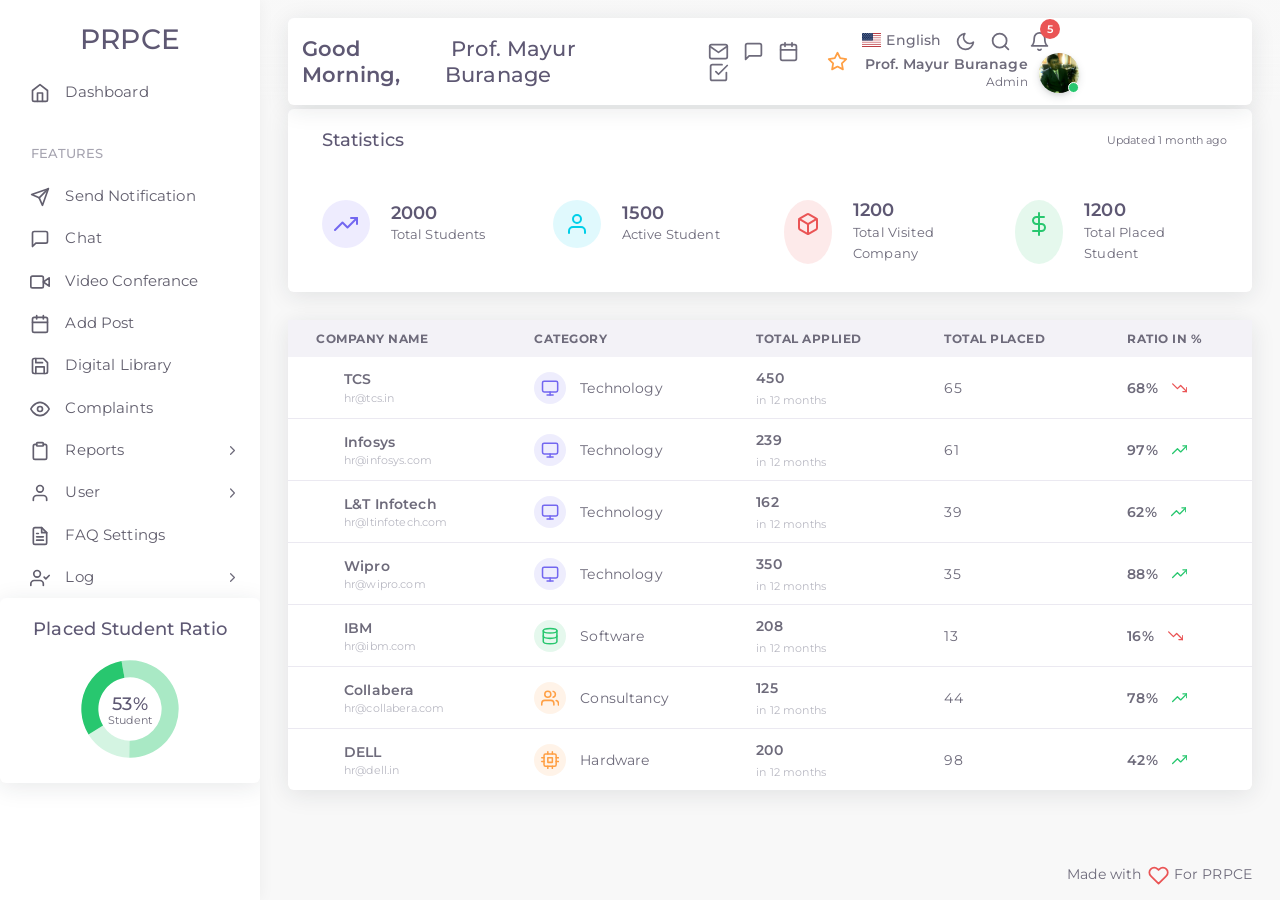
<file: dashboard.html>
<!DOCTYPE html>

<html class="loading" lang="en" data-textdirection="ltr">
 
  <head>
    <meta http-equiv="Content-Type" content="text/html; charset=UTF-8">
    <meta http-equiv="X-UA-Compatible" content="IE=edge">
    <meta name="viewport" content="width=device-width,initial-scale=1.0,user-scalable=0,minimal-ui">
   
    <title>TnP System - Dashboard</title>
    <link rel="apple-touch-icon" href="app-assets/images/ico/apple-icon-120.png">
    <link rel="shortcut icon" type="image/x-icon" href="app-assets/images/ico/favicon.ico">
    <link href="https://fonts.googleapis.com/css2?family=Montserrat:ital,wght@0,300;0,400;0,500;0,600;1,400;1,500;1,600" rel="stylesheet">

    <!-- BEGIN: Vendor CSS-->
    <link rel="stylesheet" type="text/css" href="app-assets/vendors/css/vendors.min.css">
    <link rel="stylesheet" type="text/css" href="app-assets/vendors/css/charts/apexcharts.css">
    <link rel="stylesheet" type="text/css" href="app-assets/vendors/css/extensions/toastr.min.css">
    <!-- END: Vendor CSS-->

    <!-- BEGIN: Theme CSS-->
    <link rel="stylesheet" type="text/css" href="app-assets/css/bootstrap.min.css">
    <link rel="stylesheet" type="text/css" href="app-assets/css/bootstrap-extended.min.css">
    <link rel="stylesheet" type="text/css" href="app-assets/css/colors.min.css">
    <link rel="stylesheet" type="text/css" href="app-assets/css/components.min.css">
    <link rel="stylesheet" type="text/css" href="app-assets/css/themes/dark-layout.min.css">
    <link rel="stylesheet" type="text/css" href="app-assets/css/themes/bordered-layout.min.css">
    <link rel="stylesheet" type="text/css" href="app-assets/css/themes/semi-dark-layout.min.css">

    <!-- BEGIN: Page CSS-->
    <link rel="stylesheet" type="text/css" href="app-assets/css/core/menu/menu-types/vertical-menu.min.css">
    <link rel="stylesheet" type="text/css" href="app-assets/css/pages/dashboard-ecommerce.min.css">
    <link rel="stylesheet" type="text/css" href="app-assets/css/plugins/charts/chart-apex.min.css">
    <link rel="stylesheet" type="text/css" href="app-assets/css/plugins/extensions/ext-component-toastr.min.css">
    <!-- END: Page CSS-->

    <!-- BEGIN: Custom CSS-->
    <link rel="stylesheet" type="text/css" href="assets/css/style.css">
    <!-- END: Custom CSS-->

  </head>
  <!-- END: Head-->

  <!-- BEGIN: Body-->
  <body class="vertical-layout vertical-menu-modern  navbar-floating footer-static  " data-open="click" data-menu="vertical-menu-modern" data-col="">

    <!-- BEGIN: Header-->
    <nav class="header-navbar navbar navbar-expand-lg align-items-center floating-nav navbar-light navbar-shadow container-xxl">
    
      <div class="navbar-container d-flex content">
        <h3 style="margin-top: 7px;
        display: flex;
        align-items: center;"><b>Good Morning, </b>&nbsp;Prof. Mayur Buranage&nbsp;&nbsp;&nbsp;&nbsp;&nbsp;&nbsp;&nbsp;&nbsp;</h3>
        <div class="bookmark-wrapper d-flex align-items-center">
          <ul class="nav navbar-nav d-xl-none">
            <li class="nav-item"><a class="nav-link menu-toggle" href="#"><i class="ficon" data-feather="menu"></i></a></li>
          </ul>
          <ul class="nav navbar-nav bookmark-icons">
            <li class="nav-item d-none d-lg-block"><a class="nav-link" href="#" data-bs-toggle="tooltip" data-bs-placement="bottom" title="Email"><i class="ficon" data-feather="mail"></i></a></li>
            <li class="nav-item d-none d-lg-block"><a class="nav-link" href="#" data-bs-toggle="tooltip" data-bs-placement="bottom" title="Chat"><i class="ficon" data-feather="message-square"></i></a></li>
            <li class="nav-item d-none d-lg-block"><a class="nav-link"href="#" data-bs-toggle="tooltip" data-bs-placement="bottom" title="Calendar"><i class="ficon" data-feather="calendar"></i></a></li>
            <li class="nav-item d-none d-lg-block"><a class="nav-link" hhref="#" data-bs-toggle="tooltip" data-bs-placement="bottom" title="Todo"><i class="ficon" data-feather="check-square"></i></a></li>
          </ul>
          <ul class="nav navbar-nav">
            <li class="nav-item d-none d-lg-block"><a class="nav-link bookmark-star"><i class="ficon text-warning" data-feather="star"></i></a>
              <div class="bookmark-input search-input">
                <div class="bookmark-input-icon"><i data-feather="search"></i></div>
                <input class="form-control input" type="text" placeholder="Bookmark" tabindex="0" data-search="search">
                <ul class="search-list search-list-bookmark"></ul>
              </div>
            </li>
          </ul>
        </div>
        <ul class="nav navbar-nav align-items-center ms-auto">
          <li class="nav-item dropdown dropdown-language"><a class="nav-link dropdown-toggle" id="dropdown-flag" href="#" data-bs-toggle="dropdown" aria-haspopup="true" aria-expanded="false"><i class="flag-icon flag-icon-us"></i><span class="selected-language">English</span></a>
          
          </li>
          <li class="nav-item d-none d-lg-block"><a class="nav-link nav-link-style"><i class="ficon" data-feather="moon"></i></a></li>
          <li class="nav-item nav-search"><a class="nav-link nav-link-search"><i class="ficon" data-feather="search"></i></a>
            <div class="search-input">
              <div class="search-input-icon"><i data-feather="search"></i></div>
              <input class="form-control input" type="text" placeholder="Explore Vuexy..." tabindex="-1" data-search="search">
              <div class="search-input-close"><i data-feather="x"></i></div>
              <ul class="search-list search-list-main"></ul>
            </div>
          </li>
          <li class="nav-item dropdown dropdown-cart me-25">
            <ul class="dropdown-menu dropdown-menu-media dropdown-menu-end">
              <li class="dropdown-menu-header">
                <div class="dropdown-header d-flex">
                  <h4 class="notification-title mb-0 me-auto">My Cart</h4>
                  <div class="badge rounded-pill badge-light-primary">4 Items</div>
                </div>
              </li>
              <li class="scrollable-container media-list">
                <div class="list-item align-items-center"><img class="d-block rounded me-1" src="app-assets/images/pages/eCommerce/1.png" alt="donuts" width="62">
                  <div class="list-item-body flex-grow-1"><i class="ficon cart-item-remove" data-feather="x"></i>
                    <div class="media-heading">
                      <h6 class="cart-item-title"><a class="text-body" href="app-ecommerce-details.html"> Apple watch 5</a></h6><small class="cart-item-by">By Apple</small>
                    </div>
                    <div class="cart-item-qty">
                      <div class="input-group">
                        <input class="touchspin-cart" type="number" value="1">
                      </div>
                    </div>
                    <h5 class="cart-item-price">$374.90</h5>
                  </div>
                </div>
                <div class="list-item align-items-center"><img class="d-block rounded me-1" src="app-assets/images/pages/eCommerce/7.png" alt="donuts" width="62">
                  <div class="list-item-body flex-grow-1"><i class="ficon cart-item-remove" data-feather="x"></i>
                    <div class="media-heading">
                      <h6 class="cart-item-title"><a class="text-body" href="app-ecommerce-details.html"> Google Home Mini</a></h6><small class="cart-item-by">By Google</small>
                    </div>
                    <div class="cart-item-qty">
                      <div class="input-group">
                        <input class="touchspin-cart" type="number" value="3">
                      </div>
                    </div>
                    <h5 class="cart-item-price">$129.40</h5>
                  </div>
                </div>
                <div class="list-item align-items-center"><img class="d-block rounded me-1" src="app-assets/images/pages/eCommerce/2.png" alt="donuts" width="62">
                  <div class="list-item-body flex-grow-1"><i class="ficon cart-item-remove" data-feather="x"></i>
                    <div class="media-heading">
                      <h6 class="cart-item-title"><a class="text-body" href="app-ecommerce-details.html"> iPhone 11 Pro</a></h6><small class="cart-item-by">By Apple</small>
                    </div>
                    <div class="cart-item-qty">
                      <div class="input-group">
                        <input class="touchspin-cart" type="number" value="2">
                      </div>
                    </div>
                    <h5 class="cart-item-price">$699.00</h5>
                  </div>
                </div>
                <div class="list-item align-items-center"><img class="d-block rounded me-1" src="app-assets/images/pages/eCommerce/3.png" alt="donuts" width="62">
                  <div class="list-item-body flex-grow-1"><i class="ficon cart-item-remove" data-feather="x"></i>
                    <div class="media-heading">
                      <h6 class="cart-item-title"><a class="text-body" href="app-ecommerce-details.html"> iMac Pro</a></h6><small class="cart-item-by">By Apple</small>
                    </div>
                    <div class="cart-item-qty">
                      <div class="input-group">
                        <input class="touchspin-cart" type="number" value="1">
                      </div>
                    </div>
                    <h5 class="cart-item-price">$4,999.00</h5>
                  </div>
                </div>
                <div class="list-item align-items-center"><img class="d-block rounded me-1" src="app-assets/images/pages/eCommerce/5.png" alt="donuts" width="62">
                  <div class="list-item-body flex-grow-1"><i class="ficon cart-item-remove" data-feather="x"></i>
                    <div class="media-heading">
                      <h6 class="cart-item-title"><a class="text-body" href="app-ecommerce-details.html"> MacBook Pro</a></h6><small class="cart-item-by">By Apple</small>
                    </div>
                    <div class="cart-item-qty">
                      <div class="input-group">
                        <input class="touchspin-cart" type="number" value="1">
                      </div>
                    </div>
                    <h5 class="cart-item-price">$2,999.00</h5>
                  </div>
                </div>
              </li>
              <li class="dropdown-menu-footer">
                <div class="d-flex justify-content-between mb-1">
                  <h6 class="fw-bolder mb-0">Total:</h6>
                  <h6 class="text-primary fw-bolder mb-0">$10,999.00</h6>
                </div><a class="btn btn-primary w-100" href="app-ecommerce-checkout.html">Checkout</a>
              </li>
            </ul>
          </li>
          <li class="nav-item dropdown dropdown-notification me-25"><a class="nav-link" href="#" data-bs-toggle="dropdown"><i class="ficon" data-feather="bell"></i><span class="badge rounded-pill bg-danger badge-up">5</span></a>
            <ul class="dropdown-menu dropdown-menu-media dropdown-menu-end">
              <li class="dropdown-menu-header">
                <div class="dropdown-header d-flex">
                  <h4 class="notification-title mb-0 me-auto">Notifications</h4>
                  <div class="badge rounded-pill badge-light-primary">6 New</div>
                </div>
              </li>
              <li class="scrollable-container media-list"><a class="d-flex" href="#">
                  <div class="list-item d-flex align-items-start">
                    <div class="me-1">
                      <div class="avatar"><img src="app-assets/images/portrait/small/avatar-s-31.jpg" alt="avatar" width="32" height="32"></div>
                    </div>
                    <div class="list-item-body flex-grow-1">
                      <p class="media-heading"><span class="fw-bolder">New message</span>&nbsp;received</p><small class="notification-text"> You have 3 unread messages</small>
                    </div>
                  </div></a><a class="d-flex" href="#">
                  <div class="list-item d-flex align-items-start">
                    <div class="me-1">
                      <div class="avatar"><img src="app-assets/images/portrait/small/avatar-s-3.jpg" alt="avatar" width="32" height="32"></div>
                    </div>
                    <div class="list-item-body flex-grow-1">
                      <p class="media-heading"><span class="fw-bolder">New message</span>&nbsp;received</p><small class="notification-text"> You have 10 unread messages</small>
                    </div>
                  </div></a>
                <div class="list-item d-flex align-items-center">
                  <h6 class="fw-bolder me-auto mb-0">System Notifications</h6>
                  <div class="form-check form-check-primary form-switch">
                    <input class="form-check-input" id="systemNotification" type="checkbox" checked="">
                    <label class="form-check-label" for="systemNotification"></label>
                  </div>
                </div><a class="d-flex" href="#">
                  <div class="list-item d-flex align-items-start">
                    <div class="me-1">
                      <div class="avatar bg-light-danger">
                        <div class="avatar-content"><i class="avatar-icon" data-feather="x"></i></div>
                      </div>
                    </div>
                    <div class="list-item-body flex-grow-1">
                      <p class="media-heading"><span class="fw-bolder">Server down</span>&nbsp;registered</p><small class="notification-text"> USA Server is down due to high CPU usage</small>
                    </div>
                  </div></a><a class="d-flex" href="#">
                  <div class="list-item d-flex align-items-start">
                    <div class="me-1">
                      <div class="avatar bg-light-success">
                        <div class="avatar-content"><i class="avatar-icon" data-feather="check"></i></div>
                      </div>
                    </div>
                    <div class="list-item-body flex-grow-1">
                      <p class="media-heading"><span class="fw-bolder">Students report</span>&nbsp;generated</p><small class="notification-text"> Last month sales report generated</small>
                    </div>
                  </div></a><a class="d-flex" href="#">
                  <div class="list-item d-flex align-items-start">
                    <div class="me-1">
                      <div class="avatar bg-light-warning">
                        <div class="avatar-content"><i class="avatar-icon" data-feather="alert-triangle"></i></div>
                      </div>
                    </div>
                    <div class="list-item-body flex-grow-1">
                      <p class="media-heading"><span class="fw-bolder">High memory</span>&nbsp;usage</p><small class="notification-text"> Server using high memory</small>
                    </div>
                  </div></a>
              </li>
              <li class="dropdown-menu-footer"><a class="btn btn-primary w-100" href="#">Read all notifications</a></li>
            </ul>
          </li>
          <li class="nav-item dropdown dropdown-user"><a class="nav-link dropdown-toggle dropdown-user-link" id="dropdown-user" href="#" data-bs-toggle="dropdown" aria-haspopup="true" aria-expanded="false">
              <div class="user-nav d-sm-flex d-none"><span class="user-name fw-bolder">Prof. Mayur Buranage</span><span class="user-status">Admin</span></div><span class="avatar"><img class="round" src="app-assets/images/portrait/small/avatar-s-11.jpg" alt="avatar" height="40" width="40"><span class="avatar-status-online"></span></span></a>
            <div class="dropdown-menu dropdown-menu-end" aria-labelledby="dropdown-user"><a class="dropdown-item" href="#"><i class="me-50" data-feather="user"></i> Profile</a>
              <div class="dropdown-divider"></div><a class="dropdown-item" href="#"><i class="me-50" data-feather="settings"></i> Settings</a><a class="dropdown-item" href="#"><i class="me-50" data-feather="help-circle"></i> FAQ</a><a class="dropdown-item" href="#"><i class="me-50" data-feather="power"></i> Logout</a>
            </div>
          </li>
        </ul>
      </div>
    </nav>
    <ul class="main-search-list-defaultlist d-none">
      <li class="d-flex align-items-center"><a href="#">
          <h6 class="section-label mt-75 mb-0">Files</h6></a></li>
      <li class="auto-suggestion"><a class="d-flex align-items-center justify-content-between w-100" href="file-manager.html">
          <div class="d-flex">
            <div class="me-75"><img src="app-assets/images/icons/xls.png" alt="png" height="32"></div>
            <div class="search-data">
              <p class="search-data-title mb-0">Two new item submitted</p><small class="text-muted">Marketing Manager</small>
            </div>
          </div><small class="search-data-size me-50 text-muted">&apos;17kb</small></a></li>
      <li class="auto-suggestion"><a class="d-flex align-items-center justify-content-between w-100" href="file-manager.html">
          <div class="d-flex">
            <div class="me-75"><img src="app-assets/images/icons/jpg.png" alt="png" height="32"></div>
            <div class="search-data">
              <p class="search-data-title mb-0">52 JPG file Generated</p><small class="text-muted">FontEnd Developer</small>
            </div>
          </div><small class="search-data-size me-50 text-muted">&apos;11kb</small></a></li>
      <li class="auto-suggestion"><a class="d-flex align-items-center justify-content-between w-100" href="file-manager.html">
          <div class="d-flex">
            <div class="me-75"><img src="app-assets/images/icons/pdf.png" alt="png" height="32"></div>
            <div class="search-data">
              <p class="search-data-title mb-0">25 PDF File Uploaded</p><small class="text-muted">Digital Marketing Manager</small>
            </div>
          </div><small class="search-data-size me-50 text-muted">&apos;150kb</small></a></li>
      <li class="auto-suggestion"><a class="d-flex align-items-center justify-content-between w-100" href="file-manager.html">
          <div class="d-flex">
            <div class="me-75"><img src="app-assets/images/icons/doc.png" alt="png" height="32"></div>
            <div class="search-data">
              <p class="search-data-title mb-0">Anna_Strong.doc</p><small class="text-muted">Web Designer</small>
            </div>
          </div><small class="search-data-size me-50 text-muted">&apos;256kb</small></a></li>
      <li class="d-flex align-items-center"><a href="#">
          <h6 class="section-label mt-75 mb-0">Members</h6></a></li>
      <li class="auto-suggestion"><a class="d-flex align-items-center justify-content-between py-50 w-100" href="user-view-account.html">
          <div class="d-flex align-items-center">
            <div class="avatar me-75"><img src="app-assets/images/portrait/small/avatar-s-8.jpg" alt="png" height="32"></div>
            <div class="search-data">
              <p class="search-data-title mb-0">Prof. Mayur Buranage</p><small class="text-muted">UI designer</small>
            </div>
          </div></a></li>
      <li class="auto-suggestion"><a class="d-flex align-items-center justify-content-between py-50 w-100" href="user-view-account.html">
          <div class="d-flex align-items-center">
            <div class="avatar me-75"><img src="app-assets/images/portrait/small/avatar-s-1.jpg" alt="png" height="32"></div>
            <div class="search-data">
              <p class="search-data-title mb-0">Michal Clark</p><small class="text-muted">FontEnd Developer</small>
            </div>
          </div></a></li>
      <li class="auto-suggestion"><a class="d-flex align-items-center justify-content-between py-50 w-100" href="user-view-account.html">
          <div class="d-flex align-items-center">
            <div class="avatar me-75"><img src="app-assets/images/portrait/small/avatar-s-14.jpg" alt="png" height="32"></div>
            <div class="search-data">
              <p class="search-data-title mb-0">Milena Gibson</p><small class="text-muted">Digital Marketing Manager</small>
            </div>
          </div></a></li>
      <li class="auto-suggestion"><a class="d-flex align-items-center justify-content-between py-50 w-100" href="user-view-account.html">
          <div class="d-flex align-items-center">
            <div class="avatar me-75"><img src="app-assets/images/portrait/small/avatar-s-6.jpg" alt="png" height="32"></div>
            <div class="search-data">
              <p class="search-data-title mb-0">Anna Strong</p><small class="text-muted">Web Designer</small>
            </div>
          </div></a></li>
    </ul>
    <ul class="main-search-list-defaultlist-other-list d-none">
      <li class="auto-suggestion justify-content-between"><a class="d-flex align-items-center justify-content-between w-100 py-50">
          <div class="d-flex justify-content-start"><span class="me-75" data-feather="alert-circle"></span><span>No results found.</span></div></a></li>
    </ul>
    <!-- END: Header-->


    <!-- BEGIN: Main Menu-->
    <div class="main-menu menu-fixed menu-light menu-accordion menu-shadow" data-scroll-to-active="true">
      <h1 style="text-align: center;
      margin-top: 23px;">PRPCE</h1>
      <!-- <div class="navbar-header">
        <ul class="nav navbar-nav flex-row">
          <li class="nav-item me-auto"><a class="navbar-brand" href="https://www.prpcem.org/wp-content/uploads/2020/07/PR-Pote-Patil-College-Amravati-Logo.jpeg"><span class="brand-logo"></span>
                <svg viewbox="0 0 139 95" version="1.1" xmlns="http://www.w3.org/2000/svg" xmlns:xlink="http://www.w3.org/1999/xlink" height="24">
                  <defs>
                    <lineargradient id="linearGradient-1" x1="100%" y1="10.5120544%" x2="50%" y2="89.4879456%">
                      <stop stop-color="#000000" offset="0%"></stop>
                      <stop stop-color="#FFFFFF" offset="100%"></stop>
                    </lineargradient>
                    <lineargradient id="linearGradient-2" x1="64.0437835%" y1="46.3276743%" x2="37.373316%" y2="100%">
                      <stop stop-color="#EEEEEE" stop-opacity="0" offset="0%"></stop>
                      <stop stop-color="#FFFFFF" offset="100%"></stop>
                    </lineargradient>
                  </defs>
                  <g id="Page-1" stroke="none" stroke-width="1" fill="none" fill-rule="evenodd">
                    <g id="Artboard" transform="translate(-400.000000, -178.000000)">
                      <g id="Group" transform="translate(400.000000, 178.000000)">
                        <path class="text-primary" id="Path" d="M-5.68434189e-14,2.84217094e-14 L39.1816085,2.84217094e-14 L69.3453773,32.2519224 L101.428699,2.84217094e-14 L138.784583,2.84217094e-14 L138.784199,29.8015838 C137.958931,37.3510206 135.784352,42.5567762 132.260463,45.4188507 C128.736573,48.2809251 112.33867,64.5239941 83.0667527,94.1480575 L56.2750821,94.1480575 L6.71554594,44.4188507 C2.46876683,39.9813776 0.345377275,35.1089553 0.345377275,29.8015838 C0.345377275,24.4942122 0.230251516,14.560351 -5.68434189e-14,2.84217094e-14 Z" style="fill:currentColor"></path>
                        <path id="Path1" d="M69.3453773,32.2519224 L101.428699,1.42108547e-14 L138.784583,1.42108547e-14 L138.784199,29.8015838 C137.958931,37.3510206 135.784352,42.5567762 132.260463,45.4188507 C128.736573,48.2809251 112.33867,64.5239941 83.0667527,94.1480575 L56.2750821,94.1480575 L32.8435758,70.5039241 L69.3453773,32.2519224 Z" fill="url(#linearGradient-1)" opacity="0.2"></path>
                        <polygon id="Path-2" fill="#000000" opacity="0.049999997" points="69.3922914 32.4202615 32.8435758 70.5039241 54.0490008 16.1851325"></polygon>
                        <polygon id="Path-21" fill="#000000" opacity="0.099999994" points="69.3922914 32.4202615 32.8435758 70.5039241 58.3683556 20.7402338"></polygon>
                        <polygon id="Path-3" fill="url(#linearGradient-2)" opacity="0.099999994" points="101.428699 0 83.0667527 94.1480575 130.378721 47.0740288"></polygon>
                      </g>
                    </g>
                  </g>
                </svg></span>
              <h2 class="brand-text">Vuexy</h2></a></li>
          <li class="nav-item nav-toggle"><a class="nav-link modern-nav-toggle pe-0" data-bs-toggle="collapse"><i class="d-block d-xl-none text-primary toggle-icon font-medium-4" data-feather="x"></i><i class="d-none d-xl-block collapse-toggle-icon font-medium-4  text-primary" data-feather="disc" data-ticon="disc"></i></a></li>
        </ul>
      </div> -->
      <div class="shadow-bottom"></div>
      <div class="main-menu-content">
        <ul class="navigation navigation-main" id="main-menu-navigation" data-menu="menu-navigation">
          <!-- <li class=" nav-item"><a class="d-flex align-items-center" href="dashboard.html"><i data-feather="home"></i><span class="menu-title text-truncate" data-i18n="Dashboards">Dashboards</span><span class="badge badge-light-warning rounded-pill ms-auto me-1">2</span></a>
            <ul class="menu-content">
              <li><a class="d-flex align-items-center" href="dashboard-analytics.html"><i data-feather="circle"></i><span class="menu-item text-truncate" data-i18n="Analytics">Analytics</span></a>
              </li>
              <li class="active"><a class="d-flex align-items-center" href="dashboard-ecommerce.html"><i data-feather="circle"></i><span class="menu-item text-truncate" data-i18n="eCommerce">eCommerce</span></a>
              </li>
            </ul>
          </li> -->
          <li class=" nav-item"><a class="d-flex align-items-center" href="dashboard.html"><i data-feather="home"></i><span class="menu-title text-truncate" data-i18n="Email">Dashboard</span></a>
          </li>
          <li class=" navigation-header"><span data-i18n="Apps &amp; Pages">Features</span><i data-feather="more-horizontal"></i>
          </li>
          <li class=" nav-item"><a class="d-flex align-items-center" href="send-notification.html"><i data-feather="send"></i><span class="menu-title text-truncate" data-i18n="Email">Send Notification</span></a>
          </li>
          <li class=" nav-item"><a class="d-flex align-items-center" href="chat.html"><i data-feather="message-square"></i><span class="menu-title text-truncate" data-i18n="Chat">Chat</span></a>
          </li>
          <li class=" nav-item"><a class="d-flex align-items-center" href="coming-soon.html"><i data-feather="video"></i><span class="menu-title text-truncate" data-i18n="Todo">Video Conferance</span></a>
          </li>
          <li class=" nav-item"><a class="d-flex align-items-center" href="add-post.html"><i data-feather="calendar"></i><span class="menu-title text-truncate" data-i18n="Calendar">Add Post</span></a>
          </li>
          <!-- <li class=" nav-item"><a class="d-flex align-items-center" href="app-kanban.html"><i data-feather="grid"></i><span class="menu-title text-truncate" data-i18n="Kanban">Kanban</span></a>
          </li> -->
          <!-- <li class=" nav-item"><a class="d-flex align-items-center" href="#"><i data-feather="file-text"></i><span class="menu-title text-truncate" data-i18n="Invoice">Invoice</span></a>
            <ul class="menu-content">
              <li><a class="d-flex align-items-center" href="app-invoice-list.html"><i data-feather="circle"></i><span class="menu-item text-truncate" data-i18n="List">List</span></a>
              </li>
              <li><a class="d-flex align-items-center" href="app-invoice-preview.html"><i data-feather="circle"></i><span class="menu-item text-truncate" data-i18n="Preview">Preview</span></a>
              </li>
              <li><a class="d-flex align-items-center" href="app-invoice-edit.html"><i data-feather="circle"></i><span class="menu-item text-truncate" data-i18n="Edit">Edit</span></a>
              </li>
              <li><a class="d-flex align-items-center" href="app-invoice-add.html"><i data-feather="circle"></i><span class="menu-item text-truncate" data-i18n="Add">Add</span></a>
              </li>
            </ul>
          </li> -->
          <li class=" nav-item"><a class="d-flex align-items-center" href="file-manager.html"><i data-feather="save"></i><span class="menu-title text-truncate" data-i18n="File Manager">Digital Library</span></a>
          </li>
          <li class=" nav-item"><a class="d-flex align-items-center" href="complaints.html"><i data-feather="eye"></i><span class="menu-title text-truncate" data-i18n="Roles &amp; Permission">Complaints</span></a>
            <!-- <ul class="menu-content">
              <li><a class="d-flex align-items-center" href="app-access-roles.html"><i data-feather="circle"></i><span class="menu-item text-truncate" data-i18n="Roles">Roles</span></a>
              </li>
              <li><a class="d-flex align-items-center" href="complaints.html"><i data-feather="circle"></i><span class="menu-item text-truncate" data-i18n="Permission">Permission</span></a>
              </li>
            </ul> -->
          </li>
          <li class=" nav-item"><a class="d-flex align-items-center" ><i data-feather='clipboard'></i><span class="menu-title text-truncate" data-i18n="eCommerce">Reports</span></a>
            <ul class="menu-content">
              <li><a class="d-flex align-items-center" href="reports.html"><i data-feather="circle"></i><span class="menu-item text-truncate" data-i18n="Shop">Placed Student</span></a>
              </li>
              <li><a class="d-flex align-items-center" href="coming-soon.html"><i data-feather="circle"></i><span class="menu-item text-truncate" data-i18n="Details">Non Placed Student</span></a>
              </li>
             
            </ul>
          </li>
          <li class=" nav-item"><a class="d-flex align-items-center" href="#"><i data-feather="user"></i><span class="menu-title text-truncate" data-i18n="User">User</span></a>
            <ul class="menu-content">
              <li><a class="d-flex align-items-center" href="user-list.html"><i data-feather="circle"></i><span class="menu-item text-truncate" data-i18n="List">Student</span></a>
              </li>
              <li><a class="d-flex align-items-center" href="user-list.html"><i data-feather="circle"></i><span class="menu-item text-truncate" data-i18n="List">HR</span></a>
              </li>
              <li><a class="d-flex align-items-center" href="user-list.html"><i data-feather="circle"></i><span class="menu-item text-truncate" data-i18n="List">Co-Ordinator</span></a>
              </li>
              <li><a class="d-flex align-items-center" href="user-view-account.html"><i data-feather="circle"></i><span class="menu-item text-truncate" data-i18n="List">Sample Profile</span></a>
              </li>
              <!-- <li><a class="d-flex align-items-center" href="#"><i data-feather="circle"></i><span class="menu-item text-truncate" data-i18n="View">View</span></a>
                <ul class="menu-content">
                  <li><a class="d-flex align-items-center" href="user-view-account.html"><span class="menu-item text-truncate" data-i18n="Account">Account</span></a>
                  </li>
                  <li><a class="d-flex align-items-center" href="app-user-view-security.html"><span class="menu-item text-truncate" data-i18n="Security">Security</span></a>
                  </li>
                  <li><a class="d-flex align-items-center" href="app-user-view-billing.html"><span class="menu-item text-truncate" data-i18n="Billing &amp; Plans">Billing &amp; Plans</span></a>
                  </li>
                  <li><a class="d-flex align-items-center" href="app-user-view-notifications.html"><span class="menu-item text-truncate" data-i18n="Notifications">Notifications</span></a>
                  </li>
                  <li><a class="d-flex align-items-center" href="app-user-view-connections.html"><span class="menu-item text-truncate" data-i18n="Connections">Connections</span></a>
                  </li>
                </ul>
              </li> -->
            </ul>
          </li>
          <li class=" nav-item"><a class="d-flex align-items-center" href="coming-soon.html"><i data-feather="file-text"></i><span class="menu-title text-truncate" data-i18n="Pages"> FAQ Settings</span></a>
            <!-- <ul class="menu-content">
              <li><a class="d-flex align-items-center" href="#"><i data-feather="circle"></i><span class="menu-item text-truncate" data-i18n="Account Settings">Account Settings</span></a>
                <ul class="menu-content">
                  <li><a class="d-flex align-items-center" href="page-account-settings-account.html"><span class="menu-item text-truncate" data-i18n="Account">Account</span></a>
                  </li>
                  <li><a class="d-flex align-items-center" href="page-account-settings-security.html"><span class="menu-item text-truncate" data-i18n="Security">Security</span></a>
                  </li>
                  <li><a class="d-flex align-items-center" href="page-account-settings-billing.html"><span class="menu-item text-truncate" data-i18n="Billings &amp; Plans">Billings &amp; Plans</span></a>
                  </li>
                  <li><a class="d-flex align-items-center" href="page-account-settings-notifications.html"><span class="menu-item text-truncate" data-i18n="Notifications">Notifications</span></a>
                  </li>
                  <li><a class="d-flex align-items-center" href="page-account-settings-connections.html"><span class="menu-item text-truncate" data-i18n="Connections">Connections</span></a>
                  </li>
                </ul>
              </li>
              <li><a class="d-flex align-items-center" href="page-profile.html"><i data-feather="circle"></i><span class="menu-item text-truncate" data-i18n="Profile">Profile</span></a>
              </li>
              <li><a class="d-flex align-items-center" href="page-faq.html"><i data-feather="circle"></i><span class="menu-item text-truncate" data-i18n="FAQ">FAQ</span></a>
              </li>
              <li><a class="d-flex align-items-center" href="page-knowledge-base.html"><i data-feather="circle"></i><span class="menu-item text-truncate" data-i18n="Knowledge Base">Knowledge Base</span></a>
              </li>
              <li><a class="d-flex align-items-center" href="page-pricing.html"><i data-feather="circle"></i><span class="menu-item text-truncate" data-i18n="Pricing">Pricing</span></a>
              </li>
              <li><a class="d-flex align-items-center" href="page-license.html"><i data-feather="circle"></i><span class="menu-item text-truncate" data-i18n="License">License</span></a>
              </li>
              <li><a class="d-flex align-items-center" href="page-api-key.html"><i data-feather="circle"></i><span class="menu-item text-truncate" data-i18n="API Key">API Key</span></a>
              </li>
              <li><a class="d-flex align-items-center" href="#"><i data-feather="circle"></i><span class="menu-item text-truncate" data-i18n="Blog">Blog</span></a>
                <ul class="menu-content">
                  <li><a class="d-flex align-items-center" href="page-blog-list.html"><span class="menu-item text-truncate" data-i18n="List">List</span></a>
                  </li>
                  <li><a class="d-flex align-items-center" href="page-blog-detail.html"><span class="menu-item text-truncate" data-i18n="Detail">Detail</span></a>
                  </li>
                  <li><a class="d-flex align-items-center" href="page-blog-edit.html"><span class="menu-item text-truncate" data-i18n="Edit">Edit</span></a>
                  </li>
                </ul>
              </li>
              <li><a class="d-flex align-items-center" href="#"><i data-feather="circle"></i><span class="menu-item text-truncate" data-i18n="Mail Template">Mail Template</span></a>
                <ul class="menu-content">
                  <li><a class="d-flex align-items-center" href="https://pixinvent.com/demo/vuexy-mail-template/mail-welcome.html" target="_blank"><span class="menu-item text-truncate" data-i18n="Welcome">Welcome</span></a>
                  </li>
                  <li><a class="d-flex align-items-center" href="https://pixinvent.com/demo/vuexy-mail-template/mail-reset-password.html" target="_blank"><span class="menu-item text-truncate" data-i18n="Reset Password">Reset Password</span></a>
                  </li>
                  <li><a class="d-flex align-items-center" href="https://pixinvent.com/demo/vuexy-mail-template/mail-verify-email.html" target="_blank"><span class="menu-item text-truncate" data-i18n="Verify Email">Verify Email</span></a>
                  </li>
                  <li><a class="d-flex align-items-center" href="https://pixinvent.com/demo/vuexy-mail-template/mail-deactivate-account.html" target="_blank"><span class="menu-item text-truncate" data-i18n="Deactivate Account">Deactivate Account</span></a>
                  </li>
                  <li><a class="d-flex align-items-center" href="https://pixinvent.com/demo/vuexy-mail-template/mail-invoice.html" target="_blank"><span class="menu-item text-truncate" data-i18n="Invoice">Invoice</span></a>
                  </li>
                  <li><a class="d-flex align-items-center" href="https://pixinvent.com/demo/vuexy-mail-template/mail-promotional.html" target="_blank"><span class="menu-item text-truncate" data-i18n="Promotional">Promotional</span></a>
                  </li>
                </ul>
              </li>
              <li><a class="d-flex align-items-center" href="#"><i data-feather="circle"></i><span class="menu-item text-truncate" data-i18n="Miscellaneous">Miscellaneous</span></a>
                <ul class="menu-content">
                  <li><a class="d-flex align-items-center" href="page-misc-coming-soon.html" target="_blank"><span class="menu-item text-truncate" data-i18n="Coming Soon">Coming Soon</span></a>
                  </li>
                  <li><a class="d-flex align-items-center" href="page-misc-not-authorized.html" target="_blank"><span class="menu-item text-truncate" data-i18n="Not Authorized">Not Authorized</span></a>
                  </li>
                  <li><a class="d-flex align-items-center" href="page-misc-under-maintenance.html" target="_blank"><span class="menu-item text-truncate" data-i18n="Maintenance">Maintenance</span></a>
                  </li>
                  <li><a class="d-flex align-items-center" href="page-misc-error.html" target="_blank"><span class="menu-item text-truncate" data-i18n="Error">Error</span></a>
                  </li>
                </ul>
              </li>
            </ul> -->
          </li>
          <li class=" nav-item"><a class="d-flex align-items-center" href="#"><i data-feather="user-check"></i><span class="menu-title text-truncate" data-i18n="Authentication">Log</span></a>
            <ul class="menu-content">
            
                  <li><a class="d-flex align-items-center" href="user-log.html" ><span class="menu-item text-truncate" data-i18n="Basic">User Log</span></a>
                  </li>
                  <li><a class="d-flex align-items-center" href="chat-log.html" ><span class="menu-item text-truncate" data-i18n="Cover">Chat Log</span></a>
                  </li>
             
           
            </ul>
          </li>
         
          <div class="col-lg-12 col-md-6 col-12">
            <div class="card earnings-card">
              <div class="card-body">
                <div class="row">
                  <div class="col-12">
                    <h4 class="card-title mb-1" style="text-align: center;">Placed Student Ratio</h4>
                    <!-- <div class="font-small-2">This Month</div>
                    <h5 class="mb-1">$4055.56</h5>
                    <p class="card-text text-muted font-small-2">
                      <span class="fw-bolder">68.2%</span><span> more earnings than last month.</span>
                    </p> -->
                  </div>
                  <div class="col-12">
                    <div id="earnings-chart"></div>
                  </div>
                </div>
              </div>
            </div>
          </div>
          <!--
          <li class=" navigation-header"><span data-i18n="User Interface">User Interface</span><i data-feather="more-horizontal"></i>
          </li>
          <li class=" nav-item"><a class="d-flex align-items-center" href="ui-typography.html"><i data-feather="type"></i><span class="menu-title text-truncate" data-i18n="Typography">Typography</span></a>
          </li>
          <li class=" nav-item"><a class="d-flex align-items-center" href="ui-feather.html"><i data-feather="eye"></i><span class="menu-title text-truncate" data-i18n="Feather">Feather</span></a>
          </li>
          <li class=" nav-item"><a class="d-flex align-items-center" href="#"><i data-feather="credit-card"></i><span class="menu-title text-truncate" data-i18n="Card">Card</span><span class="badge badge-light-success rounded-pill ms-auto me-1">New</span></a>
            <ul class="menu-content">
              <li><a class="d-flex align-items-center" href="card-basic.html"><i data-feather="circle"></i><span class="menu-item text-truncate" data-i18n="Basic">Basic</span></a>
              </li>
              <li><a class="d-flex align-items-center" href="card-advance.html"><i data-feather="circle"></i><span class="menu-item text-truncate" data-i18n="Advance">Advance</span></a>
              </li>
              <li><a class="d-flex align-items-center" href="card-statistics.html"><i data-feather="circle"></i><span class="menu-item text-truncate" data-i18n="Statistics">Statistics</span></a>
              </li>
              <li><a class="d-flex align-items-center" href="card-analytics.html"><i data-feather="circle"></i><span class="menu-item text-truncate" data-i18n="Analytics">Analytics</span></a>
              </li>
              <li><a class="d-flex align-items-center" href="card-actions.html"><i data-feather="circle"></i><span class="menu-item text-truncate" data-i18n="Card Actions">Card Actions</span></a>
              </li>
            </ul>
          </li> -->
          <!-- <li class=" nav-item"><a class="d-flex align-items-center" href="#"><i data-feather="briefcase"></i><span class="menu-title text-truncate" data-i18n="Components">Components</span></a>
            <ul class="menu-content">
              <li><a class="d-flex align-items-center" href="component-accordion.html"><i data-feather="circle"></i><span class="menu-item text-truncate" data-i18n="Accordion">Accordion</span></a>
              </li>
              <li><a class="d-flex align-items-center" href="component-alerts.html"><i data-feather="circle"></i><span class="menu-item text-truncate" data-i18n="Alerts">Alerts</span></a>
              </li>
              <li><a class="d-flex align-items-center" href="component-avatar.html"><i data-feather="circle"></i><span class="menu-item text-truncate" data-i18n="Avatar">Avatar</span></a>
              </li>
              <li><a class="d-flex align-items-center" href="component-badges.html"><i data-feather="circle"></i><span class="menu-item text-truncate" data-i18n="Badges">Badges</span></a>
              </li>
              <li><a class="d-flex align-items-center" href="component-breadcrumbs.html"><i data-feather="circle"></i><span class="menu-item text-truncate" data-i18n="Breadcrumbs">Breadcrumbs</span></a>
              </li>
              <li><a class="d-flex align-items-center" href="component-buttons.html"><i data-feather="circle"></i><span class="menu-item text-truncate" data-i18n="Buttons">Buttons</span></a>
              </li>
              <li><a class="d-flex align-items-center" href="component-carousel.html"><i data-feather="circle"></i><span class="menu-item text-truncate" data-i18n="Carousel">Carousel</span></a>
              </li>
              <li><a class="d-flex align-items-center" href="component-collapse.html"><i data-feather="circle"></i><span class="menu-item text-truncate" data-i18n="Collapse">Collapse</span></a>
              </li>
              <li><a class="d-flex align-items-center" href="component-divider.html"><i data-feather="circle"></i><span class="menu-item text-truncate" data-i18n="Divider">Divider</span></a>
              </li>
              <li><a class="d-flex align-items-center" href="component-dropdowns.html"><i data-feather="circle"></i><span class="menu-item text-truncate" data-i18n="Dropdowns">Dropdowns</span></a>
              </li>
              <li><a class="d-flex align-items-center" href="component-list-group.html"><i data-feather="circle"></i><span class="menu-item text-truncate" data-i18n="List Group">List Group</span></a>
              </li>
              <li><a class="d-flex align-items-center" href="component-modals.html"><i data-feather="circle"></i><span class="menu-item text-truncate" data-i18n="Modals">Modals</span></a>
              </li>
              <li><a class="d-flex align-items-center" href="component-navs-component.html"><i data-feather="circle"></i><span class="menu-item text-truncate" data-i18n="Navs Component">Navs Component</span></a>
              </li>
              <li><a class="d-flex align-items-center" href="component-offcanvas.html"><i data-feather="circle"></i><span class="menu-item text-truncate" data-i18n="Offcanvas">Offcanvas</span></a>
              </li>
              <li><a class="d-flex align-items-center" href="component-pagination.html"><i data-feather="circle"></i><span class="menu-item text-truncate" data-i18n="Pagination">Pagination</span></a>
              </li>
              <li><a class="d-flex align-items-center" href="component-pill-badges.html"><i data-feather="circle"></i><span class="menu-item text-truncate" data-i18n="Pill Badges">Pill Badges</span></a>
              </li>
              <li><a class="d-flex align-items-center" href="component-pills-component.html"><i data-feather="circle"></i><span class="menu-item text-truncate" data-i18n="Pills Component">Pills Component</span></a>
              </li>
              <li><a class="d-flex align-items-center" href="component-popovers.html"><i data-feather="circle"></i><span class="menu-item text-truncate" data-i18n="Popovers">Popovers</span></a>
              </li>
              <li><a class="d-flex align-items-center" href="component-progress.html"><i data-feather="circle"></i><span class="menu-item text-truncate" data-i18n="Progress">Progress</span></a>
              </li>
              <li><a class="d-flex align-items-center" href="component-spinner.html"><i data-feather="circle"></i><span class="menu-item text-truncate" data-i18n="Spinner">Spinner</span></a>
              </li>
              <li><a class="d-flex align-items-center" href="component-tabs-component.html"><i data-feather="circle"></i><span class="menu-item text-truncate" data-i18n="Tabs Component">Tabs Component</span></a>
              </li>
              <li><a class="d-flex align-items-center" href="component-timeline.html"><i data-feather="circle"></i><span class="menu-item text-truncate" data-i18n="Timeline">Timeline</span></a>
              </li>
              <li><a class="d-flex align-items-center" href="component-bs-toast.html"><i data-feather="circle"></i><span class="menu-item text-truncate" data-i18n="Toasts">Toasts</span></a>
              </li>
              <li><a class="d-flex align-items-center" href="component-tooltips.html"><i data-feather="circle"></i><span class="menu-item text-truncate" data-i18n="Tooltips">Tooltips</span></a>
              </li>
            </ul>
          </li>
          <li class=" nav-item"><a class="d-flex align-items-center" href="#"><i data-feather="box"></i><span class="menu-title text-truncate" data-i18n="Extensions">Extensions</span></a>
            <ul class="menu-content">
              <li><a class="d-flex align-items-center" href="ext-component-sweet-alerts.html"><i data-feather="circle"></i><span class="menu-item text-truncate" data-i18n="Sweet Alert">Sweet Alert</span></a>
              </li>
              <li><a class="d-flex align-items-center" href="ext-component-blockui.html"><i data-feather="circle"></i><span class="menu-item text-truncate" data-i18n="Block UI">BlockUI</span></a>
              </li>
              <li><a class="d-flex align-items-center" href="ext-component-toastr.html"><i data-feather="circle"></i><span class="menu-item text-truncate" data-i18n="Toastr">Toastr</span></a>
              </li>
              <li><a class="d-flex align-items-center" href="ext-component-sliders.html"><i data-feather="circle"></i><span class="menu-item text-truncate" data-i18n="Sliders">Sliders</span></a>
              </li>
              <li><a class="d-flex align-items-center" href="ext-component-drag-drop.html"><i data-feather="circle"></i><span class="menu-item text-truncate" data-i18n="Drag &amp; Drop">Drag &amp; Drop</span></a>
              </li>
              <li><a class="d-flex align-items-center" href="ext-component-tour.html"><i data-feather="circle"></i><span class="menu-item text-truncate" data-i18n="Tour">Tour</span></a>
              </li>
              <li><a class="d-flex align-items-center" href="ext-component-clipboard.html"><i data-feather="circle"></i><span class="menu-item text-truncate" data-i18n="Clipboard">Clipboard</span></a>
              </li>
              <li><a class="d-flex align-items-center" href="ext-component-media-player.html"><i data-feather="circle"></i><span class="menu-item text-truncate" data-i18n="Media player">Media Player</span></a>
              </li>
              <li><a class="d-flex align-items-center" href="ext-component-context-menu.html"><i data-feather="circle"></i><span class="menu-item text-truncate" data-i18n="Context Menu">Context Menu</span></a>
              </li>
              <li><a class="d-flex align-items-center" href="ext-component-swiper.html"><i data-feather="circle"></i><span class="menu-item text-truncate" data-i18n="swiper">Swiper</span></a>
              </li>
              <li><a class="d-flex align-items-center" href="ext-component-tree.html"><i data-feather="circle"></i><span class="menu-item text-truncate" data-i18n="Tree">Tree</span></a>
              </li>
              <li><a class="d-flex align-items-center" href="ext-component-ratings.html"><i data-feather="circle"></i><span class="menu-item text-truncate" data-i18n="Ratings">Ratings</span></a>
              </li>
              <li><a class="d-flex align-items-center" href="ext-component-i18n.html"><i data-feather="circle"></i><span class="menu-item text-truncate" data-i18n="l18n">l18n</span></a>
              </li>
            </ul>
          </li> -->
          <!-- <li class=" nav-item"><a class="d-flex align-items-center" href="#"><i data-feather="layout"></i><span class="menu-title text-truncate" data-i18n="Page Layouts">Page Layouts</span></a>
            <ul class="menu-content">
              <li><a class="d-flex align-items-center" href="layout-collapsed-menu.html"><i data-feather="circle"></i><span class="menu-item text-truncate" data-i18n="Collapsed Menu">Collapsed Menu</span></a>
              </li>
              <li><a class="d-flex align-items-center" href="layout-full.html"><i data-feather="circle"></i><span class="menu-item text-truncate" data-i18n="Layout Full">Layout Full</span></a>
              </li>
              <li><a class="d-flex align-items-center" href="layout-without-menu.html"><i data-feather="circle"></i><span class="menu-item text-truncate" data-i18n="Without Menu">Without Menu</span></a>
              </li>
              <li><a class="d-flex align-items-center" href="layout-empty.html"><i data-feather="circle"></i><span class="menu-item text-truncate" data-i18n="Layout Empty">Layout Empty</span></a>
              </li>
              <li><a class="d-flex align-items-center" href="layout-blank.html"><i data-feather="circle"></i><span class="menu-item text-truncate" data-i18n="Layout Blank">Layout Blank</span></a>
              </li>
            </ul>
          </li> -->
          <!-- <li class=" navigation-header"><span data-i18n="Forms &amp; Tables">Forms &amp; Tables</span><i data-feather="more-horizontal"></i>
          </li> -->
          <!-- <li class=" nav-item"><a class="d-flex align-items-center" href="#"><i data-feather="copy"></i><span class="menu-title text-truncate" data-i18n="Form Elements">Form Elements</span></a>
            <ul class="menu-content">
              <li><a class="d-flex align-items-center" href="form-input.html"><i data-feather="circle"></i><span class="menu-item text-truncate" data-i18n="Input">Input</span></a>
              </li>
              <li><a class="d-flex align-items-center" href="form-input-groups.html"><i data-feather="circle"></i><span class="menu-item text-truncate" data-i18n="Input Groups">Input Groups</span></a>
              </li>
              <li><a class="d-flex align-items-center" href="form-input-mask.html"><i data-feather="circle"></i><span class="menu-item text-truncate" data-i18n="Input Mask">Input Mask</span></a>
              </li>
              <li><a class="d-flex align-items-center" href="form-textarea.html"><i data-feather="circle"></i><span class="menu-item text-truncate" data-i18n="Textarea">Textarea</span></a>
              </li>
              <li><a class="d-flex align-items-center" href="form-checkbox.html"><i data-feather="circle"></i><span class="menu-item text-truncate" data-i18n="Checkbox">Checkbox</span></a>
              </li>
              <li><a class="d-flex align-items-center" href="form-radio.html"><i data-feather="circle"></i><span class="menu-item text-truncate" data-i18n="Radio">Radio</span></a>
              </li>
              <li><a class="d-flex align-items-center" href="form-custom-options.html"><i data-feather="circle"></i><span class="menu-item text-truncate" data-i18n="Custom Options">Custom Options</span></a>
              </li>
              <li><a class="d-flex align-items-center" href="form-switch.html"><i data-feather="circle"></i><span class="menu-item text-truncate" data-i18n="Switch">Switch</span></a>
              </li>
              <li><a class="d-flex align-items-center" href="form-select.html"><i data-feather="circle"></i><span class="menu-item text-truncate" data-i18n="Select">Select</span></a>
              </li>
              <li><a class="d-flex align-items-center" href="form-number-input.html"><i data-feather="circle"></i><span class="menu-item text-truncate" data-i18n="Number Input">Number Input</span></a>
              </li>
              <li><a class="d-flex align-items-center" href="form-file-uploader.html"><i data-feather="circle"></i><span class="menu-item text-truncate" data-i18n="File Uploader">File Uploader</span></a>
              </li>
              <li><a class="d-flex align-items-center" href="form-quill-editor.html"><i data-feather="circle"></i><span class="menu-item text-truncate" data-i18n="Quill Editor">Quill Editor</span></a>
              </li>
              <li><a class="d-flex align-items-center" href="form-date-time-picker.html"><i data-feather="circle"></i><span class="menu-item text-truncate" data-i18n="Date &amp; Time Picker">Date &amp; Time Picker</span></a>
              </li>
            </ul>
          </li>
          <li class=" nav-item"><a class="d-flex align-items-center" href="form-layout.html"><i data-feather="box"></i><span class="menu-title text-truncate" data-i18n="Form Layout">Form Layout</span></a>
          </li>
          <li class=" nav-item"><a class="d-flex align-items-center" href="form-wizard.html"><i data-feather="package"></i><span class="menu-title text-truncate" data-i18n="Form Wizard">Form Wizard</span></a>
          </li>
          <li class=" nav-item"><a class="d-flex align-items-center" href="form-validation.html"><i data-feather="check-circle"></i><span class="menu-title text-truncate" data-i18n="Form Validation">Form Validation</span></a>
          </li>
          <li class=" nav-item"><a class="d-flex align-items-center" href="form-repeater.html"><i data-feather="rotate-cw"></i><span class="menu-title text-truncate" data-i18n="Form Repeater">Form Repeater</span></a>
          </li>
          <li class=" nav-item"><a class="d-flex align-items-center" href="table-bootstrap.html"><i data-feather="server"></i><span class="menu-title text-truncate" data-i18n="Table">Table</span></a>
          </li>
          <li class=" nav-item"><a class="d-flex align-items-center" href="#"><i data-feather="grid"></i><span class="menu-title text-truncate" data-i18n="Datatable">Datatable</span></a>
            <ul class="menu-content">
              <li><a class="d-flex align-items-center" href="table-datatable-basic.html"><i data-feather="circle"></i><span class="menu-item text-truncate" data-i18n="Basic">Basic</span></a>
              </li>
              <li><a class="d-flex align-items-center" href="table-datatable-advanced.html"><i data-feather="circle"></i><span class="menu-item text-truncate" data-i18n="Advanced">Advanced</span></a>
              </li>
            </ul>
          </li> -->
          <!-- <li class=" navigation-header"><span data-i18n="Charts &amp; Maps">Charts &amp; Maps</span><i data-feather="more-horizontal"></i>
          </li>
          <li class=" nav-item"><a class="d-flex align-items-center" href="#"><i data-feather="pie-chart"></i><span class="menu-title text-truncate" data-i18n="Charts">Charts</span><span class="badge badge-light-danger rounded-pill ms-auto me-2">2</span></a>
            <ul class="menu-content">
              <li><a class="d-flex align-items-center" href="chart-apex.html"><i data-feather="circle"></i><span class="menu-item text-truncate" data-i18n="Apex">Apex</span></a>
              </li>
              <li><a class="d-flex align-items-center" href="chart-chartjs.html"><i data-feather="circle"></i><span class="menu-item text-truncate" data-i18n="Chartjs">Chartjs</span></a>
              </li>
            </ul>
          </li> -->
          <!-- <li class=" nav-item"><a class="d-flex align-items-center" href="maps-leaflet.html"><i data-feather="map"></i><span class="menu-title text-truncate" data-i18n="Leaflet Maps">Leaflet Maps</span></a>
          </li>
          <li class=" navigation-header"><span data-i18n="Misc">Misc</span><i data-feather="more-horizontal"></i>
          </li>
          <li class=" nav-item"><a class="d-flex align-items-center" href="#"><i data-feather="menu"></i><span class="menu-title text-truncate" data-i18n="Menu Levels">Menu Levels</span></a>
            <ul class="menu-content">
              <li><a class="d-flex align-items-center" href="#"><i data-feather="circle"></i><span class="menu-item text-truncate" data-i18n="Second Level">Second Level 2.1</span></a>
              </li>
              <li><a class="d-flex align-items-center" href="#"><i data-feather="circle"></i><span class="menu-item text-truncate" data-i18n="Second Level">Second Level 2.2</span></a>
                <ul class="menu-content">
                  <li><a class="d-flex align-items-center" href="#"><span class="menu-item text-truncate" data-i18n="Third Level">Third Level 3.1</span></a>
                  </li>
                  <li><a class="d-flex align-items-center" href="#"><span class="menu-item text-truncate" data-i18n="Third Level">Third Level 3.2</span></a>
                  </li>
                </ul>
              </li>
            </ul>
          </li> -->
          <!-- <li class="disabled nav-item"><a class="d-flex align-items-center" href="#"><i data-feather="eye-off"></i><span class="menu-title text-truncate" data-i18n="Disabled Menu">Disabled Menu</span></a>
          </li>
          <li class=" nav-item"><a class="d-flex align-items-center" href="https://pixinvent.com/demo/vuexy-html-bootstrap-admin-template/documentation" target="_blank"><i data-feather="folder"></i><span class="menu-title text-truncate" data-i18n="Documentation">Documentation</span></a>
          </li>
          <li class=" nav-item"><a class="d-flex align-items-center" href="https://pixinvent.ticksy.com/" target="_blank"><i data-feather="life-buoy"></i><span class="menu-title text-truncate" data-i18n="Raise Support">Raise Support</span></a>
          </li> -->
        </ul>
      </div>
    </div>
    <!-- END: Main Menu-->

    <!-- BEGIN: Content-->
    <div class="app-content content ">
      <div class="content-overlay"></div>
      <div class="header-navbar-shadow"></div>
      <div class="content-wrapper container-xxl p-0">
        <div class="content-header row">
        </div>
        <div class="content-body"><!-- Dashboard Ecommerce Starts -->
<section id="dashboard-ecommerce">
  <div class="row match-height">
    

    <!-- Statistics Card -->
    <div class="col-xl-12 col-md-12 col-12">
      <div class="card card-statistics">
        <div class="card-header">
          <h4 class="card-title">Statistics</h4>
          <div class="d-flex align-items-center">
            <p class="card-text font-small-2 me-25 mb-0">Updated 1 month ago</p>
          </div>
        </div>
        <div class="card-body statistics-body">
          <div class="row">
            <div class="col-xl-3 col-sm-6 col-12 mb-2 mb-xl-0">
              <div class="d-flex flex-row">
                <div class="avatar bg-light-primary me-2">
                  <div class="avatar-content">
                    <i data-feather="trending-up" class="avatar-icon"></i>
                  </div>
                </div>
                <div class="my-auto">
                  <h4 class="fw-bolder mb-0">2000</h4>
                  <p class="card-text font-small-3 mb-0">Total Students</p>
                </div>
              </div>
            </div>
            <div class="col-xl-3 col-sm-6 col-12 mb-2 mb-xl-0">
              <div class="d-flex flex-row">
                <div class="avatar bg-light-info me-2">
                  <div class="avatar-content">
                    <i data-feather="user" class="avatar-icon"></i>
                  </div>
                </div>
                <div class="my-auto">
                  <h4 class="fw-bolder mb-0">1500</h4>
                  <p class="card-text font-small-3 mb-0">Active Student</p>
                </div>
              </div>
            </div>
            <div class="col-xl-3 col-sm-6 col-12 mb-2 mb-sm-0">
              <div class="d-flex flex-row">
                <div class="avatar bg-light-danger me-2">
                  <div class="avatar-content">
                    <i data-feather="box" class="avatar-icon"></i>
                  </div>
                </div>
                <div class="my-auto">
                  <h4 class="fw-bolder mb-0">1200</h4>
                  <p class="card-text font-small-3 mb-0">Total Visited Company</p>
                </div>
              </div>
            </div>
            <div class="col-xl-3 col-sm-6 col-12">
              <div class="d-flex flex-row">
                <div class="avatar bg-light-success me-2">
                  <div class="avatar-content">
                    <i data-feather="dollar-sign" class="avatar-icon"></i>
                  </div>
                </div>
                <div class="my-auto">
                  <h4 class="fw-bolder mb-0">1200</h4>
                  <p class="card-text font-small-3 mb-0">Total Placed Student</p>
                </div>
              </div>
            </div>
          </div>
        </div>
      </div>
    </div>
    <!--/ Statistics Card -->
  </div>


    <!-- Revenue Report Card -->
    <div class="col-lg-12 col-12">
      <div class="card card-company-table">
        <div class="card-body p-0">
          <div class="table-responsive">
            <table class="table">
              <thead>
                <tr>
                  <th>Company Name</th>
                  <th>Category</th>
                  <th>Total Applied</th>
                  <th>Total Placed</th>
                  <th>Ratio in %</th>
                </tr>
              </thead>
              <tbody>
                <tr>
                  <td>
                    <div class="d-flex align-items-center">
                      <div class="avatar rounded">
                      </div>
                      <div>
                        <div class="fw-bolder">TCS</div>
                        <div class="font-small-2 text-muted">hr@tcs.in</div>
                      </div>
                    </div>
                  </td>
                  <td>
                    <div class="d-flex align-items-center">
                      <div class="avatar bg-light-primary me-1">
                        <div class="avatar-content">
                          <i data-feather="monitor" class="font-medium-3"></i>
                        </div>
                      </div>
                      <span>Technology</span>
                    </div>
                  </td>
                  <td class="text-nowrap">
                    <div class="d-flex flex-column">
                      <span class="fw-bolder mb-25">450</span>
                      <span class="font-small-2 text-muted">in 12 months</span>
                    </div>
                  </td>
                  <td>65</td>
                  <td>
                    <div class="d-flex align-items-center">
                      <span class="fw-bolder me-1">68%</span>
                      <i data-feather="trending-down" class="text-danger font-medium-1"></i>
                    </div>
                  </td>
                </tr>
                <tr>
                  <td>
                    <div class="d-flex align-items-center">
                      <div class="avatar rounded">
                        </div>
                      <div>
                        <div class="fw-bolder">Infosys</div>
                        <div class="font-small-2 text-muted">hr@infosys.com</div>
                      </div>
                    </div>
                  </td>
                  <td>
                    <div class="d-flex align-items-center">
                      <div class="avatar bg-light-primary me-1">
                        <div class="avatar-content">
                          <i data-feather="monitor" class="font-medium-3"></i>
                        </div>
                      </div>
                      <span>Technology</span>
                    </div>
                  </td>
                  <td class="text-nowrap">
                    <div class="d-flex flex-column">
                      <span class="fw-bolder mb-25">239</span>
                      <span class="font-small-2 text-muted">in 12 months</span>
                    </div>
                  </td>
                  <td>61</td>
                  <td>
                    <div class="d-flex align-items-center">
                      <span class="fw-bolder me-1">97%</span>
                      <i data-feather="trending-up" class="text-success font-medium-1"></i>
                    </div>
                  </td>
                </tr>
                <tr>
                  <td>
                    <div class="d-flex align-items-center">
                      <div class="avatar rounded">
                      </div>
                      <div>
                        <div class="fw-bolder">L&T Infotech</div>
                        <div class="font-small-2 text-muted">hr@ltinfotech.com</div>
                      </div>
                    </div>
                  </td>
                  <td>
                    <div class="d-flex align-items-center">
                      <div class="avatar bg-light-primary me-1">
                        <div class="avatar-content">
                          <i data-feather="monitor" class="font-medium-3"></i>
                        </div>
                      </div>
                      <span>Technology</span>
                    </div>
                  </td>
                  <td class="text-nowrap">
                    <div class="d-flex flex-column">
                      <span class="fw-bolder mb-25">162</span>
                      <span class="font-small-2 text-muted">in 12 months</span>
                    </div>
                  </td>
                  <td>39</td>
                  <td>
                    <div class="d-flex align-items-center">
                      <span class="fw-bolder me-1">62%</span>
                      <i data-feather="trending-up" class="text-success font-medium-1"></i>
                    </div>
                  </td>
                </tr>
                <tr>
                  <td>
                    <div class="d-flex align-items-center">
                      <div class="avatar rounded">
                      </div>
                      <div>
                        <div class="fw-bolder">Wipro</div>
                        <div class="font-small-2 text-muted">hr@wipro.com</div>
                      </div>
                    </div>
                  </td>
                  <td>
                    <div class="d-flex align-items-center">
                      <div class="avatar bg-light-primary me-1">
                        <div class="avatar-content">
                          <i data-feather="monitor" class="font-medium-3"></i>
                        </div>
                      </div>
                      <span>Technology</span>
                    </div>
                  </td>
                  <td class="text-nowrap">
                    <div class="d-flex flex-column">
                      <span class="fw-bolder mb-25">350</span>
                      <span class="font-small-2 text-muted">in 12 months</span>
                    </div>
                  </td>
                  <td>35</td>
                  <td>
                    <div class="d-flex align-items-center">
                      <span class="fw-bolder me-1">88%</span>
                      <i data-feather="trending-up" class="text-success font-medium-1"></i>
                    </div>
                  </td>
                </tr>
                <tr>
                  <td>
                    <div class="d-flex align-items-center">
                      <div class="avatar rounded">
                      </div>
                      <div>
                        <div class="fw-bolder">IBM</div>
                        <div class="font-small-2 text-muted">hr@ibm.com</div>
                      </div>
                    </div>
                  </td>
                  <td>
                    <div class="d-flex align-items-center">
                      <div class="avatar bg-light-success me-1">
                        <div class="avatar-content">
                          <i data-feather="database" class="font-medium-3"></i>
                        </div>
                      </div>
                      <span>Software</span>
                    </div>
                  </td>
                  <td class="text-nowrap">
                    <div class="d-flex flex-column">
                      <span class="fw-bolder mb-25">208</span>
                      <span class="font-small-2 text-muted">in 12 months</span>
                    </div>
                  </td>
                  <td>13</td>
                  <td>
                    <div class="d-flex align-items-center">
                      <span class="fw-bolder me-1">16%</span>
                      <i data-feather="trending-down" class="text-danger font-medium-1"></i>
                    </div>
                  </td>
                </tr>
                <tr>
                  <td>
                    <div class="d-flex align-items-center">
                      <div class="avatar rounded">
                      </div>
                      <div>
                        <div class="fw-bolder">Collabera</div>
                        <div class="font-small-2 text-muted">hr@collabera.com</div>
                      </div>
                    </div>
                  </td>
                  <td>
                    <div class="d-flex align-items-center">
                      <div class="avatar bg-light-warning me-1">
                        <div class="avatar-content">
                          <i data-feather="users" class="font-medium-3"></i>
                        </div>
                      </div>
                      <span>Consultancy</span>
                    </div>
                  </td>
                  <td class="text-nowrap">
                    <div class="d-flex flex-column">
                      <span class="fw-bolder mb-25">125</span>
                      <span class="font-small-2 text-muted">in 12 months</span>
                    </div>
                  </td>
                  <td>44</td>
                  <td>
                    <div class="d-flex align-items-center">
                      <span class="fw-bolder me-1">78%</span>
                      <i data-feather="trending-up" class="text-success font-medium-1"></i>
                    </div>
                  </td>
                </tr>
                <tr>
                  <td>
                    <div class="d-flex align-items-center">
                      <div class="avatar rounded">
                      </div>
                      <div>
                        <div class="fw-bolder">DELL</div>
                        <div class="font-small-2 text-muted">hr@dell.in</div>
                      </div>
                    </div>
                  </td>
                  <td>
                    <div class="d-flex align-items-center">
                      <div class="avatar bg-light-warning me-1">
                        <div class="avatar-content">
                          <i data-feather="cpu" class="font-medium-3"></i>
                        </div>
                      </div>
                      <span>Hardware</span>
                    </div>
                  </td>
                  <td class="text-nowrap">
                    <div class="d-flex flex-column">
                      <span class="fw-bolder mb-25">200</span>
                      <span class="font-small-2 text-muted">in 12 months</span>
                    </div>
                  </td>
                  <td>98</td>
                  <td>
                    <div class="d-flex align-items-center">
                      <span class="fw-bolder me-1">42%</span>
                      <i data-feather="trending-up" class="text-success font-medium-1"></i>
                    </div>
                  </td>
                </tr>
              </tbody>
            </table>
          </div>
        </div>
      </div>
    </div>
    <!--/ Revenue Report Card -->
  </div>

  <div class="row match-height">
    <!-- Company Table Card -->
    <!-- <div class="col-lg-12 col-12">
      <div class="card card-company-table">
        <div class="card-body p-0">
          <div class="table-responsive">
            <table class="table">
              <thead>
                <tr>
                  <th>Company</th>
                  <th>Category</th>
                  <th>Views</th>
                  <th>Revenue</th>
                  <th>Sales</th>
                </tr>
              </thead>
              <tbody>
                <tr>
                  <td>
                    <div class="d-flex align-items-center">
                      <div class="avatar rounded">
                        <div class="avatar-content">
                          <img src="app-assets/images/icons/toolbox.svg" alt="Toolbar svg" />
                        </div>
                      </div>
                      <div>
                        <div class="fw-bolder">Dixons</div>
                        <div class="font-small-2 text-muted">meguc@ruj.io</div>
                      </div>
                    </div>
                  </td>
                  <td>
                    <div class="d-flex align-items-center">
                      <div class="avatar bg-light-primary me-1">
                        <div class="avatar-content">
                          <i data-feather="monitor" class="font-medium-3"></i>
                        </div>
                      </div>
                      <span>Technology</span>
                    </div>
                  </td>
                  <td class="text-nowrap">
                    <div class="d-flex flex-column">
                      <span class="fw-bolder mb-25">23.4k</span>
                      <span class="font-small-2 text-muted">in 24 hours</span>
                    </div>
                  </td>
                  <td>$891.2</td>
                  <td>
                    <div class="d-flex align-items-center">
                      <span class="fw-bolder me-1">68%</span>
                      <i data-feather="trending-down" class="text-danger font-medium-1"></i>
                    </div>
                  </td>
                </tr>
                <tr>
                  <td>
                    <div class="d-flex align-items-center">
                      <div class="avatar rounded">
                        <div class="avatar-content">
                          <img src="app-assets/images/icons/parachute.svg" alt="Parachute svg" />
                        </div>
                      </div>
                      <div>
                        <div class="fw-bolder">Motels</div>
                        <div class="font-small-2 text-muted">vecav@hodzi.co.uk</div>
                      </div>
                    </div>
                  </td>
                  <td>
                    <div class="d-flex align-items-center">
                      <div class="avatar bg-light-success me-1">
                        <div class="avatar-content">
                          <i data-feather="coffee" class="font-medium-3"></i>
                        </div>
                      </div>
                      <span>Grocery</span>
                    </div>
                  </td>
                  <td class="text-nowrap">
                    <div class="d-flex flex-column">
                      <span class="fw-bolder mb-25">78k</span>
                      <span class="font-small-2 text-muted">in 2 days</span>
                    </div>
                  </td>
                  <td>$668.51</td>
                  <td>
                    <div class="d-flex align-items-center">
                      <span class="fw-bolder me-1">97%</span>
                      <i data-feather="trending-up" class="text-success font-medium-1"></i>
                    </div>
                  </td>
                </tr>
                <tr>
                  <td>
                    <div class="d-flex align-items-center">
                      <div class="avatar rounded">
                        <div class="avatar-content">
                          <img src="app-assets/images/icons/brush.svg" alt="Brush svg" />
                        </div>
                      </div>
                      <div>
                        <div class="fw-bolder">Zipcar</div>
                        <div class="font-small-2 text-muted">davcilse@is.gov</div>
                      </div>
                    </div>
                  </td>
                  <td>
                    <div class="d-flex align-items-center">
                      <div class="avatar bg-light-warning me-1">
                        <div class="avatar-content">
                          <i data-feather="watch" class="font-medium-3"></i>
                        </div>
                      </div>
                      <span>Fashion</span>
                    </div>
                  </td>
                  <td class="text-nowrap">
                    <div class="d-flex flex-column">
                      <span class="fw-bolder mb-25">162</span>
                      <span class="font-small-2 text-muted">in 5 days</span>
                    </div>
                  </td>
                  <td>$522.29</td>
                  <td>
                    <div class="d-flex align-items-center">
                      <span class="fw-bolder me-1">62%</span>
                      <i data-feather="trending-up" class="text-success font-medium-1"></i>
                    </div>
                  </td>
                </tr>
                <tr>
                  <td>
                    <div class="d-flex align-items-center">
                      <div class="avatar rounded">
                        <div class="avatar-content">
                          <img src="app-assets/images/icons/star.svg" alt="Star svg" />
                        </div>
                      </div>
                      <div>
                        <div class="fw-bolder">Owning</div>
                        <div class="font-small-2 text-muted">us@cuhil.gov</div>
                      </div>
                    </div>
                  </td>
                  <td>
                    <div class="d-flex align-items-center">
                      <div class="avatar bg-light-primary me-1">
                        <div class="avatar-content">
                          <i data-feather="monitor" class="font-medium-3"></i>
                        </div>
                      </div>
                      <span>Technology</span>
                    </div>
                  </td>
                  <td class="text-nowrap">
                    <div class="d-flex flex-column">
                      <span class="fw-bolder mb-25">214</span>
                      <span class="font-small-2 text-muted">in 24 hours</span>
                    </div>
                  </td>
                  <td>$291.01</td>
                  <td>
                    <div class="d-flex align-items-center">
                      <span class="fw-bolder me-1">88%</span>
                      <i data-feather="trending-up" class="text-success font-medium-1"></i>
                    </div>
                  </td>
                </tr>
                <tr>
                  <td>
                    <div class="d-flex align-items-center">
                      <div class="avatar rounded">
                        <div class="avatar-content">
                          <img src="app-assets/images/icons/book.svg" alt="Book svg" />
                        </div>
                      </div>
                      <div>
                        <div class="fw-bolder">Cafés</div>
                        <div class="font-small-2 text-muted">pudais@jife.com</div>
                      </div>
                    </div>
                  </td>
                  <td>
                    <div class="d-flex align-items-center">
                      <div class="avatar bg-light-success me-1">
                        <div class="avatar-content">
                          <i data-feather="coffee" class="font-medium-3"></i>
                        </div>
                      </div>
                      <span>Grocery</span>
                    </div>
                  </td>
                  <td class="text-nowrap">
                    <div class="d-flex flex-column">
                      <span class="fw-bolder mb-25">208</span>
                      <span class="font-small-2 text-muted">in 1 week</span>
                    </div>
                  </td>
                  <td>$783.93</td>
                  <td>
                    <div class="d-flex align-items-center">
                      <span class="fw-bolder me-1">16%</span>
                      <i data-feather="trending-down" class="text-danger font-medium-1"></i>
                    </div>
                  </td>
                </tr>
                <tr>
                  <td>
                    <div class="d-flex align-items-center">
                      <div class="avatar rounded">
                        <div class="avatar-content">
                          <img src="app-assets/images/icons/rocket.svg" alt="Rocket svg" />
                        </div>
                      </div>
                      <div>
                        <div class="fw-bolder">Kmart</div>
                        <div class="font-small-2 text-muted">bipri@cawiw.com</div>
                      </div>
                    </div>
                  </td>
                  <td>
                    <div class="d-flex align-items-center">
                      <div class="avatar bg-light-warning me-1">
                        <div class="avatar-content">
                          <i data-feather="watch" class="font-medium-3"></i>
                        </div>
                      </div>
                      <span>Fashion</span>
                    </div>
                  </td>
                  <td class="text-nowrap">
                    <div class="d-flex flex-column">
                      <span class="fw-bolder mb-25">990</span>
                      <span class="font-small-2 text-muted">in 1 month</span>
                    </div>
                  </td>
                  <td>$780.05</td>
                  <td>
                    <div class="d-flex align-items-center">
                      <span class="fw-bolder me-1">78%</span>
                      <i data-feather="trending-up" class="text-success font-medium-1"></i>
                    </div>
                  </td>
                </tr>
                <tr>
                  <td>
                    <div class="d-flex align-items-center">
                      <div class="avatar rounded">
                        <div class="avatar-content">
                          <img src="app-assets/images/icons/speaker.svg" alt="Speaker svg" />
                        </div>
                      </div>
                      <div>
                        <div class="fw-bolder">Payers</div>
                        <div class="font-small-2 text-muted">luk@izug.io</div>
                      </div>
                    </div>
                  </td>
                  <td>
                    <div class="d-flex align-items-center">
                      <div class="avatar bg-light-warning me-1">
                        <div class="avatar-content">
                          <i data-feather="watch" class="font-medium-3"></i>
                        </div>
                      </div>
                      <span>Fashion</span>
                    </div>
                  </td>
                  <td class="text-nowrap">
                    <div class="d-flex flex-column">
                      <span class="fw-bolder mb-25">12.9k</span>
                      <span class="font-small-2 text-muted">in 12 hours</span>
                    </div>
                  </td>
                  <td>$531.49</td>
                  <td>
                    <div class="d-flex align-items-center">
                      <span class="fw-bolder me-1">42%</span>
                      <i data-feather="trending-up" class="text-success font-medium-1"></i>
                    </div>
                  </td>
                </tr>
              </tbody>
            </table>
          </div>
        </div>
      </div>
    </div> -->
    <!--/ Company Table Card -->

    <!-- Developer Meetup Card -->
    <!-- <div class="col-lg-4 col-md-6 col-12">
      <div class="card card-developer-meetup">
        <div class="meetup-img-wrapper rounded-top text-center">
          <img src="app-assets/images/illustration/email.svg" alt="Meeting Pic" height="170" />
        </div>
        <div class="card-body">
          <div class="meetup-header d-flex align-items-center">
            <div class="meetup-day">
              <h6 class="mb-0">THU</h6>
              <h3 class="mb-0">24</h3>
            </div>
            <div class="my-auto">
              <h4 class="card-title mb-25">Developer Meetup</h4>
              <p class="card-text mb-0">Meet world popular developers</p>
            </div>
          </div>
          <div class="mt-0">
            <div class="avatar float-start bg-light-primary rounded me-1">
              <div class="avatar-content">
                <i data-feather="calendar" class="avatar-icon font-medium-3"></i>
              </div>
            </div>
            <div class="more-info">
              <h6 class="mb-0">Sat, May 25, 2020</h6>
              <small>10:AM to 6:PM</small>
            </div>
          </div>
          <div class="mt-2">
            <div class="avatar float-start bg-light-primary rounded me-1">
              <div class="avatar-content">
                <i data-feather="map-pin" class="avatar-icon font-medium-3"></i>
              </div>
            </div>
            <div class="more-info">
              <h6 class="mb-0">Central Park</h6>
              <small>Manhattan, New york City</small>
            </div>
          </div>
          <div class="avatar-group">
            <div
              data-bs-toggle="tooltip"
              data-popup="tooltip-custom"
              data-bs-placement="bottom"
              title="Billy Hopkins"
              class="avatar pull-up"
            >
              <img src="app-assets/images/portrait/small/avatar-s-9.jpg" alt="Avatar" width="33" height="33" />
            </div>
            <div
              data-bs-toggle="tooltip"
              data-popup="tooltip-custom"
              data-bs-placement="bottom"
              title="Amy Carson"
              class="avatar pull-up"
            >
              <img src="app-assets/images/portrait/small/avatar-s-6.jpg" alt="Avatar" width="33" height="33" />
            </div>
            <div
              data-bs-toggle="tooltip"
              data-popup="tooltip-custom"
              data-bs-placement="bottom"
              title="Brandon Miles"
              class="avatar pull-up"
            >
              <img src="app-assets/images/portrait/small/avatar-s-8.jpg" alt="Avatar" width="33" height="33" />
            </div>
            <div
              data-bs-toggle="tooltip"
              data-popup="tooltip-custom"
              data-bs-placement="bottom"
              title="Daisy Weber"
              class="avatar pull-up"
            >
              <img
                src="app-assets/images/portrait/small/avatar-s-20.jpg"
                alt="Avatar"
                width="33"
                height="33"
              />
            </div>
            <div
              data-bs-toggle="tooltip"
              data-popup="tooltip-custom"
              data-bs-placement="bottom"
              title="Jenny Looper"
              class="avatar pull-up"
            >
              <img
                src="app-assets/images/portrait/small/avatar-s-20.jpg"
                alt="Avatar"
                width="33"
                height="33"
              />
            </div>
            <h6 class="align-self-center cursor-pointer ms-50 mb-0">+42</h6>
          </div>
        </div>
      </div>
    </div> -->
    <!--/ Developer Meetup Card -->

    <!-- Browser States Card -->
    <!-- <div class="col-lg-4 col-md-6 col-12">
      <div class="card card-browser-states">
        <div class="card-header">
          <div>
            <h4 class="card-title">Browser States</h4>
            <p class="card-text font-small-2">Counter August 2020</p>
          </div>
          <div class="dropdown chart-dropdown">
            <i data-feather="more-vertical" class="font-medium-3 cursor-pointer" data-bs-toggle="dropdown"></i>
            <div class="dropdown-menu dropdown-menu-end">
              <a class="dropdown-item" href="#">Last 28 Days</a>
              <a class="dropdown-item" href="#">Last Month</a>
              <a class="dropdown-item" href="#">Last Year</a>
            </div>
          </div>
        </div>
        <div class="card-body">
          <div class="browser-states">
            <div class="d-flex">
              <img
                src="app-assets/images/icons/google-chrome.png"
                class="rounded me-1"
                height="30"
                alt="Google Chrome"
              />
              <h6 class="align-self-center mb-0">Google Chrome</h6>
            </div>
            <div class="d-flex align-items-center">
              <div class="fw-bold text-body-heading me-1">54.4%</div>
              <div id="browser-state-chart-primary"></div>
            </div>
          </div>
          <div class="browser-states">
            <div class="d-flex">
              <img
                src="app-assets/images/icons/mozila-firefox.png"
                class="rounded me-1"
                height="30"
                alt="Mozila Firefox"
              />
              <h6 class="align-self-center mb-0">Mozila Firefox</h6>
            </div>
            <div class="d-flex align-items-center">
              <div class="fw-bold text-body-heading me-1">6.1%</div>
              <div id="browser-state-chart-warning"></div>
            </div>
          </div>
          <div class="browser-states">
            <div class="d-flex">
              <img
                src="app-assets/images/icons/apple-safari.png"
                class="rounded me-1"
                height="30"
                alt="Apple Safari"
              />
              <h6 class="align-self-center mb-0">Apple Safari</h6>
            </div>
            <div class="d-flex align-items-center">
              <div class="fw-bold text-body-heading me-1">14.6%</div>
              <div id="browser-state-chart-secondary"></div>
            </div>
          </div>
          <div class="browser-states">
            <div class="d-flex">
              <img
                src="app-assets/images/icons/internet-explorer.png"
                class="rounded me-1"
                height="30"
                alt="Internet Explorer"
              />
              <h6 class="align-self-center mb-0">Internet Explorer</h6>
            </div>
            <div class="d-flex align-items-center">
              <div class="fw-bold text-body-heading me-1">4.2%</div>
              <div id="browser-state-chart-info"></div>
            </div>
          </div>
          <div class="browser-states">
            <div class="d-flex">
              <img src="app-assets/images/icons/opera.png" class="rounded me-1" height="30" alt="Opera Mini" />
              <h6 class="align-self-center mb-0">Opera Mini</h6>
            </div>
            <div class="d-flex align-items-center">
              <div class="fw-bold text-body-heading me-1">8.4%</div>
              <div id="browser-state-chart-danger"></div>
            </div>
          </div>
        </div>
      </div>
    </div> -->
    <!--/ Browser States Card -->

    <!-- Goal Overview Card -->
    <!-- <div class="col-lg-4 col-md-6 col-12">
      <div class="card">
        <div class="card-header d-flex justify-content-between align-items-center">
          <h4 class="card-title">Goal Overview</h4>
          <i data-feather="help-circle" class="font-medium-3 text-muted cursor-pointer"></i>
        </div>
        <div class="card-body p-0">
          <div id="goal-overview-radial-bar-chart" class="my-2"></div>
          <div class="row border-top text-center mx-0">
            <div class="col-6 border-end py-1">
              <p class="card-text text-muted mb-0">Completed</p>
              <h3 class="fw-bolder mb-0">786,617</h3>
            </div>
            <div class="col-6 py-1">
              <p class="card-text text-muted mb-0">In Progress</p>
              <h3 class="fw-bolder mb-0">13,561</h3>
            </div>
          </div>
        </div>
      </div>
    </div> -->
    <!--/ Goal Overview Card -->

    <!-- Transaction Card -->
    <!-- <div class="col-lg-4 col-md-6 col-12">
      <div class="card card-transaction">
        <div class="card-header">
          <h4 class="card-title">Transactions</h4>
          <div class="dropdown chart-dropdown">
            <i data-feather="more-vertical" class="font-medium-3 cursor-pointer" data-bs-toggle="dropdown"></i>
            <div class="dropdown-menu dropdown-menu-end">
              <a class="dropdown-item" href="#">Last 28 Days</a>
              <a class="dropdown-item" href="#">Last Month</a>
              <a class="dropdown-item" href="#">Last Year</a>
            </div>
          </div>
        </div>
        <div class="card-body">
          <div class="transaction-item">
            <div class="d-flex">
              <div class="avatar bg-light-primary rounded float-start">
                <div class="avatar-content">
                  <i data-feather="pocket" class="avatar-icon font-medium-3"></i>
                </div>
              </div>
              <div class="transaction-percentage">
                <h6 class="transaction-title">Wallet</h6>
                <small>Starbucks</small>
              </div>
            </div>
            <div class="fw-bolder text-danger">- $74</div>
          </div>
          <div class="transaction-item">
            <div class="d-flex">
              <div class="avatar bg-light-success rounded float-start">
                <div class="avatar-content">
                  <i data-feather="check" class="avatar-icon font-medium-3"></i>
                </div>
              </div>
              <div class="transaction-percentage">
                <h6 class="transaction-title">Bank Transfer</h6>
                <small>Add Money</small>
              </div>
            </div>
            <div class="fw-bolder text-success">+ $480</div>
          </div>
          <div class="transaction-item">
            <div class="d-flex">
              <div class="avatar bg-light-danger rounded float-start">
                <div class="avatar-content">
                  <i data-feather="dollar-sign" class="avatar-icon font-medium-3"></i>
                </div>
              </div>
              <div class="transaction-percentage">
                <h6 class="transaction-title">Paypal</h6>
                <small>Add Money</small>
              </div>
            </div>
            <div class="fw-bolder text-success">+ $590</div>
          </div>
          <div class="transaction-item">
            <div class="d-flex">
              <div class="avatar bg-light-warning rounded float-start">
                <div class="avatar-content">
                  <i data-feather="credit-card" class="avatar-icon font-medium-3"></i>
                </div>
              </div>
              <div class="transaction-percentage">
                <h6 class="transaction-title">Mastercard</h6>
                <small>Ordered Food</small>
              </div>
            </div>
            <div class="fw-bolder text-danger">- $23</div>
          </div>
          <div class="transaction-item">
            <div class="d-flex">
              <div class="avatar bg-light-info rounded float-start">
                <div class="avatar-content">
                  <i data-feather="trending-up" class="avatar-icon font-medium-3"></i>
                </div>
              </div>
              <div class="transaction-percentage">
                <h6 class="transaction-title">Transfer</h6>
                <small>Refund</small>
              </div>
            </div>
            <div class="fw-bolder text-success">+ $98</div>
          </div>
        </div>
      </div>
    </div> -->
    <!--/ Transaction Card -->
  </div>
</section>
<!-- Dashboard Ecommerce ends -->

        </div>
      </div>
    </div>
    <!-- END: Content-->



    <!-- Buynow Button-->
    <!--  -->

    </div>
    <div class="sidenav-overlay"></div>
    <div class="drag-target"></div>

    <!-- BEGIN: Footer-->
    <footer class="footer footer-static footer-light">
      <p class="clearfix mb-0"><span class="float-md-end d-none d-md-block">Made with<i data-feather="heart"></i> For PRPCE</span> </p>
    </footer>
    <button class="btn btn-primary btn-icon scroll-top" type="button"><i data-feather="arrow-up"></i></button>
    <!-- END: Footer-->


    <!-- BEGIN: Vendor JS-->
    <script src="app-assets/vendors/js/vendors.min.js"></script>
    <!-- BEGIN Vendor JS-->
    <script src="app-assets/vendors/js/forms/select/select2.full.min.js"></script>
    <!-- BEGIN: Page Vendor JS-->
    <script src="app-assets/vendors/js/charts/apexcharts.min.js"></script>
    <script src="app-assets/vendors/js/extensions/toastr.min.js"></script>
    <!-- END: Page Vendor JS-->

    <!-- BEGIN: Theme JS-->
    <script src="app-assets/js/core/app-menu.min.js"></script>
    <script src="app-assets/js/core/app.min.js"></script>
    <script src="app-assets/js/scripts/customizer.min.js"></script>
    <!-- END: Theme JS-->

    <!-- BEGIN: Page JS-->
    <script src="app-assets/js/scripts/pages/dashboard-ecommerce.min.js"></script>
    <!-- END: Page JS-->

    <script>
      $(window).on('load',  function(){
      
        if (feather) {
          feather.replace({ width: 14, height: 14 });
        }
      })
    </script>
  </body>
  <!-- END: Body-->
</html>
</file>
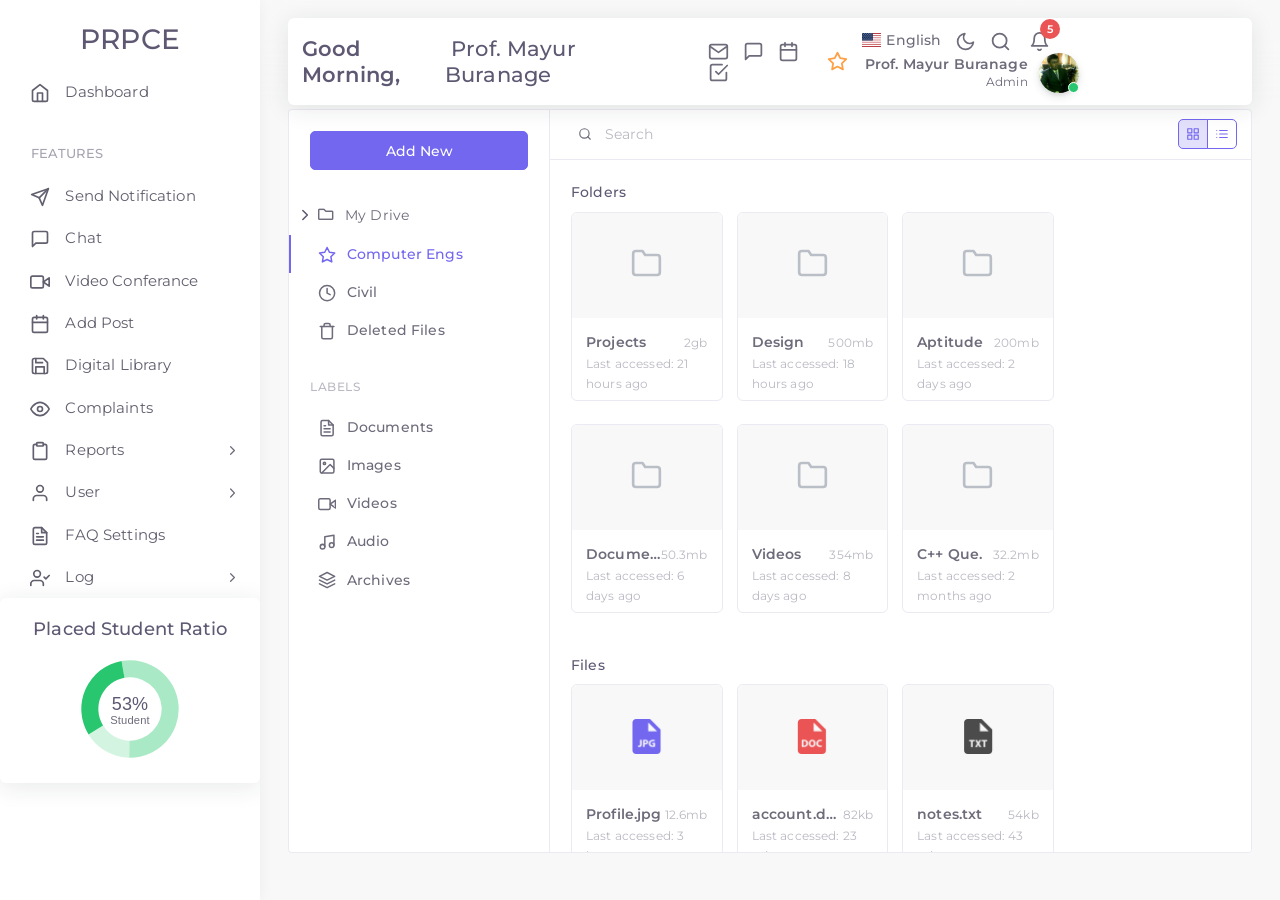
<file: file-manager.html>
<!DOCTYPE html>
 
<html class="loading" lang="en" data-textdirection="ltr">
  <!-- BEGIN: Head-->
  <head>
    <meta http-equiv="Content-Type" content="text/html; charset=UTF-8">
    <meta http-equiv="X-UA-Compatible" content="IE=edge">
    <meta name="viewport" content="width=device-width,initial-scale=1.0,user-scalable=0,minimal-ui">
   
    <title>TnP System - File Manager </title>
    <link rel="apple-touch-icon" href="app-assets/images/ico/apple-icon-120.png">
    <link rel="shortcut icon" type="image/x-icon" href="app-assets/images/ico/favicon.ico">
    <link href="https://fonts.googleapis.com/css2?family=Montserrat:ital,wght@0,300;0,400;0,500;0,600;1,400;1,500;1,600" rel="stylesheet">

    <!-- BEGIN: Vendor CSS-->
    <link rel="stylesheet" type="text/css" href="app-assets/vendors/css/vendors.min.css">
    <link rel="stylesheet" type="text/css" href="app-assets/fonts/font-awesome/css/font-awesome.min.css">
    <link rel="stylesheet" type="text/css" href="app-assets/vendors/css/extensions/jstree.min.css">
    <!-- END: Vendor CSS-->

    <!-- BEGIN: Theme CSS-->
    <link rel="stylesheet" type="text/css" href="app-assets/css/bootstrap.min.css">
    <link rel="stylesheet" type="text/css" href="app-assets/css/bootstrap-extended.min.css">
    <link rel="stylesheet" type="text/css" href="app-assets/css/colors.min.css">
    <link rel="stylesheet" type="text/css" href="app-assets/css/components.min.css">
    <link rel="stylesheet" type="text/css" href="app-assets/css/themes/dark-layout.min.css">
    <link rel="stylesheet" type="text/css" href="app-assets/css/themes/bordered-layout.min.css">
    <link rel="stylesheet" type="text/css" href="app-assets/css/themes/semi-dark-layout.min.css">

    <!-- BEGIN: Page CSS-->
    <link rel="stylesheet" type="text/css" href="app-assets/css/core/menu/menu-types/vertical-menu.min.css">
    <link rel="stylesheet" type="text/css" href="app-assets/css/plugins/extensions/ext-component-tree.min.css">
    <link rel="stylesheet" type="text/css" href="app-assets/css/pages/app-file-manager.min.css">
    <!-- END: Page CSS-->

    <!-- BEGIN: Custom CSS-->
    <link rel="stylesheet" type="text/css" href="assets/css/style.css">
    <!-- END: Custom CSS-->

  </head>
  <!-- END: Head-->

  <!-- BEGIN: Body-->
  <body class="vertical-layout vertical-menu-modern content-left-sidebar navbar-floating footer-static  " data-open="click" data-menu="vertical-menu-modern" data-col="content-left-sidebar">

    
    
    <!-- BEGIN: Header-->
    <nav class="header-navbar navbar navbar-expand-lg align-items-center floating-nav navbar-light navbar-shadow container-xxl">
    
      <div class="navbar-container d-flex content">
        <h3 style="margin-top: 7px;
        display: flex;
        align-items: center;"><b>Good Morning, </b>&nbsp;Prof. Mayur Buranage&nbsp;&nbsp;&nbsp;&nbsp;&nbsp;&nbsp;&nbsp;&nbsp;</h3>
        <div class="bookmark-wrapper d-flex align-items-center">
          <ul class="nav navbar-nav d-xl-none">
            <li class="nav-item"><a class="nav-link menu-toggle" href="#"><i class="ficon" data-feather="menu"></i></a></li>
          </ul>
          <ul class="nav navbar-nav bookmark-icons">
            <li class="nav-item d-none d-lg-block"><a class="nav-link" href="#" data-bs-toggle="tooltip" data-bs-placement="bottom" title="Email"><i class="ficon" data-feather="mail"></i></a></li>
            <li class="nav-item d-none d-lg-block"><a class="nav-link" href="#" data-bs-toggle="tooltip" data-bs-placement="bottom" title="Chat"><i class="ficon" data-feather="message-square"></i></a></li>
            <li class="nav-item d-none d-lg-block"><a class="nav-link"href="#" data-bs-toggle="tooltip" data-bs-placement="bottom" title="Calendar"><i class="ficon" data-feather="calendar"></i></a></li>
            <li class="nav-item d-none d-lg-block"><a class="nav-link" hhref="#" data-bs-toggle="tooltip" data-bs-placement="bottom" title="Todo"><i class="ficon" data-feather="check-square"></i></a></li>
          </ul>
          <ul class="nav navbar-nav">
            <li class="nav-item d-none d-lg-block"><a class="nav-link bookmark-star"><i class="ficon text-warning" data-feather="star"></i></a>
              <div class="bookmark-input search-input">
                <div class="bookmark-input-icon"><i data-feather="search"></i></div>
                <input class="form-control input" type="text" placeholder="Bookmark" tabindex="0" data-search="search">
                <ul class="search-list search-list-bookmark"></ul>
              </div>
            </li>
          </ul>
        </div>
        <ul class="nav navbar-nav align-items-center ms-auto">
          <li class="nav-item dropdown dropdown-language"><a class="nav-link dropdown-toggle" id="dropdown-flag" href="#" data-bs-toggle="dropdown" aria-haspopup="true" aria-expanded="false"><i class="flag-icon flag-icon-us"></i><span class="selected-language">English</span></a>
          
          </li>
          <li class
          <li class="nav-item d-none d-lg-block"><a class="nav-link nav-link-style"><i class="ficon" data-feather="moon"></i></a></li>
          <li class="nav-item nav-search"><a class="nav-link nav-link-search"><i class="ficon" data-feather="search"></i></a>
            <div class="search-input">
              <div class="search-input-icon"><i data-feather="search"></i></div>
              <input class="form-control input" type="text" placeholder="Explore Vuexy..." tabindex="-1" data-search="search">
              <div class="search-input-close"><i data-feather="x"></i></div>
              <ul class="search-list search-list-main"></ul>
            </div>
          </li>
          <li class="nav-item dropdown dropdown-cart me-25">
            <ul class="dropdown-menu dropdown-menu-media dropdown-menu-end">
              <li class="dropdown-menu-header">
                <div class="dropdown-header d-flex">
                  <h4 class="notification-title mb-0 me-auto">My Cart</h4>
                  <div class="badge rounded-pill badge-light-primary">4 Items</div>
                </div>
              </li>
              <li class="scrollable-container media-list">
                <div class="list-item align-items-center"><img class="d-block rounded me-1" src="app-assets/images/pages/eCommerce/1.png" alt="donuts" width="62">
                  <div class="list-item-body flex-grow-1"><i class="ficon cart-item-remove" data-feather="x"></i>
                    <div class="media-heading">
                      <h6 class="cart-item-title"><a class="text-body" href="app-ecommerce-details.html"> Apple watch 5</a></h6><small class="cart-item-by">By Apple</small>
                    </div>
                    <div class="cart-item-qty">
                      <div class="input-group">
                        <input class="touchspin-cart" type="number" value="1">
                      </div>
                    </div>
                    <h5 class="cart-item-price">$374.90</h5>
                  </div>
                </div>
                <div class="list-item align-items-center"><img class="d-block rounded me-1" src="app-assets/images/pages/eCommerce/7.png" alt="donuts" width="62">
                  <div class="list-item-body flex-grow-1"><i class="ficon cart-item-remove" data-feather="x"></i>
                    <div class="media-heading">
                      <h6 class="cart-item-title"><a class="text-body" href="app-ecommerce-details.html"> Google Home Mini</a></h6><small class="cart-item-by">By Google</small>
                    </div>
                    <div class="cart-item-qty">
                      <div class="input-group">
                        <input class="touchspin-cart" type="number" value="3">
                      </div>
                    </div>
                    <h5 class="cart-item-price">$129.40</h5>
                  </div>
                </div>
                <div class="list-item align-items-center"><img class="d-block rounded me-1" src="app-assets/images/pages/eCommerce/2.png" alt="donuts" width="62">
                  <div class="list-item-body flex-grow-1"><i class="ficon cart-item-remove" data-feather="x"></i>
                    <div class="media-heading">
                      <h6 class="cart-item-title"><a class="text-body" href="app-ecommerce-details.html"> iPhone 11 Pro</a></h6><small class="cart-item-by">By Apple</small>
                    </div>
                    <div class="cart-item-qty">
                      <div class="input-group">
                        <input class="touchspin-cart" type="number" value="2">
                      </div>
                    </div>
                    <h5 class="cart-item-price">$699.00</h5>
                  </div>
                </div>
                <div class="list-item align-items-center"><img class="d-block rounded me-1" src="app-assets/images/pages/eCommerce/3.png" alt="donuts" width="62">
                  <div class="list-item-body flex-grow-1"><i class="ficon cart-item-remove" data-feather="x"></i>
                    <div class="media-heading">
                      <h6 class="cart-item-title"><a class="text-body" href="app-ecommerce-details.html"> iMac Pro</a></h6><small class="cart-item-by">By Apple</small>
                    </div>
                    <div class="cart-item-qty">
                      <div class="input-group">
                        <input class="touchspin-cart" type="number" value="1">
                      </div>
                    </div>
                    <h5 class="cart-item-price">$4,999.00</h5>
                  </div>
                </div>
                <div class="list-item align-items-center"><img class="d-block rounded me-1" src="app-assets/images/pages/eCommerce/5.png" alt="donuts" width="62">
                  <div class="list-item-body flex-grow-1"><i class="ficon cart-item-remove" data-feather="x"></i>
                    <div class="media-heading">
                      <h6 class="cart-item-title"><a class="text-body" href="app-ecommerce-details.html"> MacBook Pro</a></h6><small class="cart-item-by">By Apple</small>
                    </div>
                    <div class="cart-item-qty">
                      <div class="input-group">
                        <input class="touchspin-cart" type="number" value="1">
                      </div>
                    </div>
                    <h5 class="cart-item-price">$2,999.00</h5>
                  </div>
                </div>
              </li>
              <li class="dropdown-menu-footer">
                <div class="d-flex justify-content-between mb-1">
                  <h6 class="fw-bolder mb-0">Total:</h6>
                  <h6 class="text-primary fw-bolder mb-0">$10,999.00</h6>
                </div><a class="btn btn-primary w-100" href="app-ecommerce-checkout.html">Checkout</a>
              </li>
            </ul>
          </li>
          <li class="nav-item dropdown dropdown-notification me-25"><a class="nav-link" href="#" data-bs-toggle="dropdown"><i class="ficon" data-feather="bell"></i><span class="badge rounded-pill bg-danger badge-up">5</span></a>
            <ul class="dropdown-menu dropdown-menu-media dropdown-menu-end">
              <li class="dropdown-menu-header">
                <div class="dropdown-header d-flex">
                  <h4 class="notification-title mb-0 me-auto">Notifications</h4>
                  <div class="badge rounded-pill badge-light-primary">6 New</div>
                </div>
              </li>
              <li class="scrollable-container media-list"><a class="d-flex" href="#">
                  <div class="list-item d-flex align-items-start">
                    <div class="me-1">
                      <div class="avatar"><img src="app-assets/images/portrait/small/avatar-s-31.jpg" alt="avatar" width="32" height="32"></div>
                    </div>
                    <div class="list-item-body flex-grow-1">
                      <p class="media-heading"><span class="fw-bolder">New message</span>&nbsp;received</p><small class="notification-text"> You have 3 unread messages</small>
                    </div>
                  </div></a><a class="d-flex" href="#">
                  <div class="list-item d-flex align-items-start">
                    <div class="me-1">
                      <div class="avatar"><img src="app-assets/images/portrait/small/avatar-s-3.jpg" alt="avatar" width="32" height="32"></div>
                    </div>
                    <div class="list-item-body flex-grow-1">
                      <p class="media-heading"><span class="fw-bolder">New message</span>&nbsp;received</p><small class="notification-text"> You have 10 unread messages</small>
                    </div>
                  </div></a>
                <div class="list-item d-flex align-items-center">
                  <h6 class="fw-bolder me-auto mb-0">System Notifications</h6>
                  <div class="form-check form-check-primary form-switch">
                    <input class="form-check-input" id="systemNotification" type="checkbox" checked="">
                    <label class="form-check-label" for="systemNotification"></label>
                  </div>
                </div><a class="d-flex" href="#">
                  <div class="list-item d-flex align-items-start">
                    <div class="me-1">
                      <div class="avatar bg-light-danger">
                        <div class="avatar-content"><i class="avatar-icon" data-feather="x"></i></div>
                      </div>
                    </div>
                    <div class="list-item-body flex-grow-1">
                      <p class="media-heading"><span class="fw-bolder">Server down</span>&nbsp;registered</p><small class="notification-text"> USA Server is down due to high CPU usage</small>
                    </div>
                  </div></a><a class="d-flex" href="#">
                  <div class="list-item d-flex align-items-start">
                    <div class="me-1">
                      <div class="avatar bg-light-success">
                        <div class="avatar-content"><i class="avatar-icon" data-feather="check"></i></div>
                      </div>
                    </div>
                    <div class="list-item-body flex-grow-1">
                      <p class="media-heading"><span class="fw-bolder">Students report</span>&nbsp;generated</p><small class="notification-text"> Last month sales report generated</small>
                    </div>
                  </div></a><a class="d-flex" href="#">
                  <div class="list-item d-flex align-items-start">
                    <div class="me-1">
                      <div class="avatar bg-light-warning">
                        <div class="avatar-content"><i class="avatar-icon" data-feather="alert-triangle"></i></div>
                      </div>
                    </div>
                    <div class="list-item-body flex-grow-1">
                      <p class="media-heading"><span class="fw-bolder">High memory</span>&nbsp;usage</p><small class="notification-text"> Server using high memory</small>
                    </div>
                  </div></a>
              </li>
              <li class="dropdown-menu-footer"><a class="btn btn-primary w-100" href="#">Read all notifications</a></li>
            </ul>
          </li>
          <li class="nav-item dropdown dropdown-user"><a class="nav-link dropdown-toggle dropdown-user-link" id="dropdown-user" href="#" data-bs-toggle="dropdown" aria-haspopup="true" aria-expanded="false">
              <div class="user-nav d-sm-flex d-none"><span class="user-name fw-bolder">Prof. Mayur Buranage</span><span class="user-status">Admin</span></div><span class="avatar"><img class="round" src="app-assets/images/portrait/small/avatar-s-11.jpg" alt="avatar" height="40" width="40"><span class="avatar-status-online"></span></span></a>
            <div class="dropdown-menu dropdown-menu-end" aria-labelledby="dropdown-user"><a class="dropdown-item" href="#"><i class="me-50" data-feather="user"></i> Profile</a>
              <div class="dropdown-divider"></div><a class="dropdown-item" href="#"><i class="me-50" data-feather="settings"></i> Settings</a><a class="dropdown-item" href="#"><i class="me-50" data-feather="help-circle"></i> FAQ</a><a class="dropdown-item" href="#"><i class="me-50" data-feather="power"></i> Logout</a>
            </div>
          </li>
        </ul>
      </div>
    </nav>
    <ul class="main-search-list-defaultlist d-none">
      <li class="d-flex align-items-center"><a href="#">
          <h6 class="section-label mt-75 mb-0">Files</h6></a></li>
      <li class="auto-suggestion"><a class="d-flex align-items-center justify-content-between w-100" href="file-manager.html">
          <div class="d-flex">
            <div class="me-75"><img src="app-assets/images/icons/xls.png" alt="png" height="32"></div>
            <div class="search-data">
              <p class="search-data-title mb-0">Two new item submitted</p><small class="text-muted">Marketing Manager</small>
            </div>
          </div><small class="search-data-size me-50 text-muted">&apos;17kb</small></a></li>
      <li class="auto-suggestion"><a class="d-flex align-items-center justify-content-between w-100" href="file-manager.html">
          <div class="d-flex">
            <div class="me-75"><img src="app-assets/images/icons/jpg.png" alt="png" height="32"></div>
            <div class="search-data">
              <p class="search-data-title mb-0">52 JPG file Generated</p><small class="text-muted">FontEnd Developer</small>
            </div>
          </div><small class="search-data-size me-50 text-muted">&apos;11kb</small></a></li>
      <li class="auto-suggestion"><a class="d-flex align-items-center justify-content-between w-100" href="file-manager.html">
          <div class="d-flex">
            <div class="me-75"><img src="app-assets/images/icons/pdf.png" alt="png" height="32"></div>
            <div class="search-data">
              <p class="search-data-title mb-0">25 PDF File Uploaded</p><small class="text-muted">Digital Marketing Manager</small>
            </div>
          </div><small class="search-data-size me-50 text-muted">&apos;150kb</small></a></li>
      <li class="auto-suggestion"><a class="d-flex align-items-center justify-content-between w-100" href="file-manager.html">
          <div class="d-flex">
            <div class="me-75"><img src="app-assets/images/icons/doc.png" alt="png" height="32"></div>
            <div class="search-data">
              <p class="search-data-title mb-0">Anna_Strong.doc</p><small class="text-muted">Web Designer</small>
            </div>
          </div><small class="search-data-size me-50 text-muted">&apos;256kb</small></a></li>
      <li class="d-flex align-items-center"><a href="#">
          <h6 class="section-label mt-75 mb-0">Members</h6></a></li>
      <li class="auto-suggestion"><a class="d-flex align-items-center justify-content-between py-50 w-100" href="user-view-account.html">
          <div class="d-flex align-items-center">
            <div class="avatar me-75"><img src="app-assets/images/portrait/small/avatar-s-8.jpg" alt="png" height="32"></div>
            <div class="search-data">
              <p class="search-data-title mb-0">Prof. Mayur Buranage</p><small class="text-muted">UI designer</small>
            </div>
          </div></a></li>
      <li class="auto-suggestion"><a class="d-flex align-items-center justify-content-between py-50 w-100" href="user-view-account.html">
          <div class="d-flex align-items-center">
            <div class="avatar me-75"><img src="app-assets/images/portrait/small/avatar-s-1.jpg" alt="png" height="32"></div>
            <div class="search-data">
              <p class="search-data-title mb-0">Michal Clark</p><small class="text-muted">FontEnd Developer</small>
            </div>
          </div></a></li>
      <li class="auto-suggestion"><a class="d-flex align-items-center justify-content-between py-50 w-100" href="user-view-account.html">
          <div class="d-flex align-items-center">
            <div class="avatar me-75"><img src="app-assets/images/portrait/small/avatar-s-14.jpg" alt="png" height="32"></div>
            <div class="search-data">
              <p class="search-data-title mb-0">Milena Gibson</p><small class="text-muted">Digital Marketing Manager</small>
            </div>
          </div></a></li>
      <li class="auto-suggestion"><a class="d-flex align-items-center justify-content-between py-50 w-100" href="user-view-account.html">
          <div class="d-flex align-items-center">
            <div class="avatar me-75"><img src="app-assets/images/portrait/small/avatar-s-6.jpg" alt="png" height="32"></div>
            <div class="search-data">
              <p class="search-data-title mb-0">Anna Strong</p><small class="text-muted">Web Designer</small>
            </div>
          </div></a></li>
    </ul>
    <ul class="main-search-list-defaultlist-other-list d-none">
      <li class="auto-suggestion justify-content-between"><a class="d-flex align-items-center justify-content-between w-100 py-50">
          <div class="d-flex justify-content-start"><span class="me-75" data-feather="alert-circle"></span><span>No results found.</span></div></a></li>
    </ul>
    <!-- END: Header-->


    <!-- BEGIN: Main Menu-->
    <div class="main-menu menu-fixed menu-light menu-accordion menu-shadow" data-scroll-to-active="true">
      <h1 style="text-align: center;
      margin-top: 23px;">PRPCE</h1>
      <!-- <div class="navbar-header">
        <ul class="nav navbar-nav flex-row">
          <li class="nav-item me-auto"><a class="navbar-brand" href="https://www.prpcem.org/wp-content/uploads/2020/07/PR-Pote-Patil-College-Amravati-Logo.jpeg"><span class="brand-logo"></span>
                <svg viewbox="0 0 139 95" version="1.1" xmlns="http://www.w3.org/2000/svg" xmlns:xlink="http://www.w3.org/1999/xlink" height="24">
                  <defs>
                    <lineargradient id="linearGradient-1" x1="100%" y1="10.5120544%" x2="50%" y2="89.4879456%">
                      <stop stop-color="#000000" offset="0%"></stop>
                      <stop stop-color="#FFFFFF" offset="100%"></stop>
                    </lineargradient>
                    <lineargradient id="linearGradient-2" x1="64.0437835%" y1="46.3276743%" x2="37.373316%" y2="100%">
                      <stop stop-color="#EEEEEE" stop-opacity="0" offset="0%"></stop>
                      <stop stop-color="#FFFFFF" offset="100%"></stop>
                    </lineargradient>
                  </defs>
                  <g id="Page-1" stroke="none" stroke-width="1" fill="none" fill-rule="evenodd">
                    <g id="Artboard" transform="translate(-400.000000, -178.000000)">
                      <g id="Group" transform="translate(400.000000, 178.000000)">
                        <path class="text-primary" id="Path" d="M-5.68434189e-14,2.84217094e-14 L39.1816085,2.84217094e-14 L69.3453773,32.2519224 L101.428699,2.84217094e-14 L138.784583,2.84217094e-14 L138.784199,29.8015838 C137.958931,37.3510206 135.784352,42.5567762 132.260463,45.4188507 C128.736573,48.2809251 112.33867,64.5239941 83.0667527,94.1480575 L56.2750821,94.1480575 L6.71554594,44.4188507 C2.46876683,39.9813776 0.345377275,35.1089553 0.345377275,29.8015838 C0.345377275,24.4942122 0.230251516,14.560351 -5.68434189e-14,2.84217094e-14 Z" style="fill:currentColor"></path>
                        <path id="Path1" d="M69.3453773,32.2519224 L101.428699,1.42108547e-14 L138.784583,1.42108547e-14 L138.784199,29.8015838 C137.958931,37.3510206 135.784352,42.5567762 132.260463,45.4188507 C128.736573,48.2809251 112.33867,64.5239941 83.0667527,94.1480575 L56.2750821,94.1480575 L32.8435758,70.5039241 L69.3453773,32.2519224 Z" fill="url(#linearGradient-1)" opacity="0.2"></path>
                        <polygon id="Path-2" fill="#000000" opacity="0.049999997" points="69.3922914 32.4202615 32.8435758 70.5039241 54.0490008 16.1851325"></polygon>
                        <polygon id="Path-21" fill="#000000" opacity="0.099999994" points="69.3922914 32.4202615 32.8435758 70.5039241 58.3683556 20.7402338"></polygon>
                        <polygon id="Path-3" fill="url(#linearGradient-2)" opacity="0.099999994" points="101.428699 0 83.0667527 94.1480575 130.378721 47.0740288"></polygon>
                      </g>
                    </g>
                  </g>
                </svg></span>
              <h2 class="brand-text">Vuexy</h2></a></li>
          <li class="nav-item nav-toggle"><a class="nav-link modern-nav-toggle pe-0" data-bs-toggle="collapse"><i class="d-block d-xl-none text-primary toggle-icon font-medium-4" data-feather="x"></i><i class="d-none d-xl-block collapse-toggle-icon font-medium-4  text-primary" data-feather="disc" data-ticon="disc"></i></a></li>
        </ul>
      </div> -->
      <div class="shadow-bottom"></div>
      <div class="main-menu-content">
        <ul class="navigation navigation-main" id="main-menu-navigation" data-menu="menu-navigation">
          <!-- <li class=" nav-item"><a class="d-flex align-items-center" href="dashboard.html"><i data-feather="home"></i><span class="menu-title text-truncate" data-i18n="Dashboards">Dashboards</span><span class="badge badge-light-warning rounded-pill ms-auto me-1">2</span></a>
            <ul class="menu-content">
              <li><a class="d-flex align-items-center" href="dashboard-analytics.html"><i data-feather="circle"></i><span class="menu-item text-truncate" data-i18n="Analytics">Analytics</span></a>
              </li>
              <li class="active"><a class="d-flex align-items-center" href="dashboard-ecommerce.html"><i data-feather="circle"></i><span class="menu-item text-truncate" data-i18n="eCommerce">eCommerce</span></a>
              </li>
            </ul>
          </li> -->
          <li class=" nav-item"><a class="d-flex align-items-center" href="dashboard.html"><i data-feather="home"></i><span class="menu-title text-truncate" data-i18n="Email">Dashboard</span></a>
          </li>
          <li class=" navigation-header"><span data-i18n="Apps &amp; Pages">Features</span><i data-feather="more-horizontal"></i>
          </li>
          <li class=" nav-item"><a class="d-flex align-items-center" href="send-notification.html"><i data-feather="send"></i><span class="menu-title text-truncate" data-i18n="Email">Send Notification</span></a>
          </li>
          <li class=" nav-item"><a class="d-flex align-items-center" href="chat.html"><i data-feather="message-square"></i><span class="menu-title text-truncate" data-i18n="Chat">Chat</span></a>
          </li>
          <li class=" nav-item"><a class="d-flex align-items-center" href="coming-soon.html"><i data-feather="video"></i><span class="menu-title text-truncate" data-i18n="Todo">Video Conferance</span></a>
          </li>
          <li class=" nav-item"><a class="d-flex align-items-center" href="add-post.html"><i data-feather="calendar"></i><span class="menu-title text-truncate" data-i18n="Calendar">Add Post</span></a>
          </li>
          <!-- <li class=" nav-item"><a class="d-flex align-items-center" href="app-kanban.html"><i data-feather="grid"></i><span class="menu-title text-truncate" data-i18n="Kanban">Kanban</span></a>
          </li> -->
          <!-- <li class=" nav-item"><a class="d-flex align-items-center" href="#"><i data-feather="file-text"></i><span class="menu-title text-truncate" data-i18n="Invoice">Invoice</span></a>
            <ul class="menu-content">
              <li><a class="d-flex align-items-center" href="app-invoice-list.html"><i data-feather="circle"></i><span class="menu-item text-truncate" data-i18n="List">List</span></a>
              </li>
              <li><a class="d-flex align-items-center" href="app-invoice-preview.html"><i data-feather="circle"></i><span class="menu-item text-truncate" data-i18n="Preview">Preview</span></a>
              </li>
              <li><a class="d-flex align-items-center" href="app-invoice-edit.html"><i data-feather="circle"></i><span class="menu-item text-truncate" data-i18n="Edit">Edit</span></a>
              </li>
              <li><a class="d-flex align-items-center" href="app-invoice-add.html"><i data-feather="circle"></i><span class="menu-item text-truncate" data-i18n="Add">Add</span></a>
              </li>
            </ul>
          </li> -->
          <li class=" nav-item"><a class="d-flex align-items-center" href="file-manager.html"><i data-feather="save"></i><span class="menu-title text-truncate" data-i18n="File Manager">Digital Library</span></a>
          </li>
          <li class=" nav-item"><a class="d-flex align-items-center" href="complaints.html"><i data-feather="eye"></i><span class="menu-title text-truncate" data-i18n="Roles &amp; Permission">Complaints</span></a>
            <!-- <ul class="menu-content">
              <li><a class="d-flex align-items-center" href="app-access-roles.html"><i data-feather="circle"></i><span class="menu-item text-truncate" data-i18n="Roles">Roles</span></a>
              </li>
              <li><a class="d-flex align-items-center" href="complaints.html"><i data-feather="circle"></i><span class="menu-item text-truncate" data-i18n="Permission">Permission</span></a>
              </li>
            </ul> -->
          </li>
          <li class=" nav-item"><a class="d-flex align-items-center" ><i data-feather='clipboard'></i><span class="menu-title text-truncate" data-i18n="eCommerce">Reports</span></a>
            <ul class="menu-content">
              <li><a class="d-flex align-items-center" href="reports.html"><i data-feather="circle"></i><span class="menu-item text-truncate" data-i18n="Shop">Placed Student</span></a>
              </li>
              <li><a class="d-flex align-items-center" href="coming-soon.html"><i data-feather="circle"></i><span class="menu-item text-truncate" data-i18n="Details">Non Placed Student</span></a>
              </li>
             
            </ul>
          </li>
          <li class=" nav-item"><a class="d-flex align-items-center" href="#"><i data-feather="user"></i><span class="menu-title text-truncate" data-i18n="User">User</span></a>
            <ul class="menu-content">
              <li><a class="d-flex align-items-center" href="user-list.html"><i data-feather="circle"></i><span class="menu-item text-truncate" data-i18n="List">Student</span></a>
              </li>
              <li><a class="d-flex align-items-center" href="user-list.html"><i data-feather="circle"></i><span class="menu-item text-truncate" data-i18n="List">HR</span></a>
              </li>
              <li><a class="d-flex align-items-center" href="user-list.html"><i data-feather="circle"></i><span class="menu-item text-truncate" data-i18n="List">Co-Ordinator</span></a>
              </li>
              <li><a class="d-flex align-items-center" href="user-view-account.html"><i data-feather="circle"></i><span class="menu-item text-truncate" data-i18n="List">Sample Profile</span></a>
              </li>
              <!-- <li><a class="d-flex align-items-center" href="#"><i data-feather="circle"></i><span class="menu-item text-truncate" data-i18n="View">View</span></a>
                <ul class="menu-content">
                  <li><a class="d-flex align-items-center" href="user-view-account.html"><span class="menu-item text-truncate" data-i18n="Account">Account</span></a>
                  </li>
                  <li><a class="d-flex align-items-center" href="app-user-view-security.html"><span class="menu-item text-truncate" data-i18n="Security">Security</span></a>
                  </li>
                  <li><a class="d-flex align-items-center" href="app-user-view-billing.html"><span class="menu-item text-truncate" data-i18n="Billing &amp; Plans">Billing &amp; Plans</span></a>
                  </li>
                  <li><a class="d-flex align-items-center" href="app-user-view-notifications.html"><span class="menu-item text-truncate" data-i18n="Notifications">Notifications</span></a>
                  </li>
                  <li><a class="d-flex align-items-center" href="app-user-view-connections.html"><span class="menu-item text-truncate" data-i18n="Connections">Connections</span></a>
                  </li>
                </ul>
              </li> -->
            </ul>
          </li>
          <li class=" nav-item"><a class="d-flex align-items-center" href="coming-soon.html"><i data-feather="file-text"></i><span class="menu-title text-truncate" data-i18n="Pages"> FAQ Settings</span></a>
            <!-- <ul class="menu-content">
              <li><a class="d-flex align-items-center" href="#"><i data-feather="circle"></i><span class="menu-item text-truncate" data-i18n="Account Settings">Account Settings</span></a>
                <ul class="menu-content">
                  <li><a class="d-flex align-items-center" href="page-account-settings-account.html"><span class="menu-item text-truncate" data-i18n="Account">Account</span></a>
                  </li>
                  <li><a class="d-flex align-items-center" href="page-account-settings-security.html"><span class="menu-item text-truncate" data-i18n="Security">Security</span></a>
                  </li>
                  <li><a class="d-flex align-items-center" href="page-account-settings-billing.html"><span class="menu-item text-truncate" data-i18n="Billings &amp; Plans">Billings &amp; Plans</span></a>
                  </li>
                  <li><a class="d-flex align-items-center" href="page-account-settings-notifications.html"><span class="menu-item text-truncate" data-i18n="Notifications">Notifications</span></a>
                  </li>
                  <li><a class="d-flex align-items-center" href="page-account-settings-connections.html"><span class="menu-item text-truncate" data-i18n="Connections">Connections</span></a>
                  </li>
                </ul>
              </li>
              <li><a class="d-flex align-items-center" href="page-profile.html"><i data-feather="circle"></i><span class="menu-item text-truncate" data-i18n="Profile">Profile</span></a>
              </li>
              <li><a class="d-flex align-items-center" href="page-faq.html"><i data-feather="circle"></i><span class="menu-item text-truncate" data-i18n="FAQ">FAQ</span></a>
              </li>
              <li><a class="d-flex align-items-center" href="page-knowledge-base.html"><i data-feather="circle"></i><span class="menu-item text-truncate" data-i18n="Knowledge Base">Knowledge Base</span></a>
              </li>
              <li><a class="d-flex align-items-center" href="page-pricing.html"><i data-feather="circle"></i><span class="menu-item text-truncate" data-i18n="Pricing">Pricing</span></a>
              </li>
              <li><a class="d-flex align-items-center" href="page-license.html"><i data-feather="circle"></i><span class="menu-item text-truncate" data-i18n="License">License</span></a>
              </li>
              <li><a class="d-flex align-items-center" href="page-api-key.html"><i data-feather="circle"></i><span class="menu-item text-truncate" data-i18n="API Key">API Key</span></a>
              </li>
              <li><a class="d-flex align-items-center" href="#"><i data-feather="circle"></i><span class="menu-item text-truncate" data-i18n="Blog">Blog</span></a>
                <ul class="menu-content">
                  <li><a class="d-flex align-items-center" href="page-blog-list.html"><span class="menu-item text-truncate" data-i18n="List">List</span></a>
                  </li>
                  <li><a class="d-flex align-items-center" href="page-blog-detail.html"><span class="menu-item text-truncate" data-i18n="Detail">Detail</span></a>
                  </li>
                  <li><a class="d-flex align-items-center" href="page-blog-edit.html"><span class="menu-item text-truncate" data-i18n="Edit">Edit</span></a>
                  </li>
                </ul>
              </li>
              <li><a class="d-flex align-items-center" href="#"><i data-feather="circle"></i><span class="menu-item text-truncate" data-i18n="Mail Template">Mail Template</span></a>
                <ul class="menu-content">
                  <li><a class="d-flex align-items-center" href="https://pixinvent.com/demo/vuexy-mail-template/mail-welcome.html" target="_blank"><span class="menu-item text-truncate" data-i18n="Welcome">Welcome</span></a>
                  </li>
                  <li><a class="d-flex align-items-center" href="https://pixinvent.com/demo/vuexy-mail-template/mail-reset-password.html" target="_blank"><span class="menu-item text-truncate" data-i18n="Reset Password">Reset Password</span></a>
                  </li>
                  <li><a class="d-flex align-items-center" href="https://pixinvent.com/demo/vuexy-mail-template/mail-verify-email.html" target="_blank"><span class="menu-item text-truncate" data-i18n="Verify Email">Verify Email</span></a>
                  </li>
                  <li><a class="d-flex align-items-center" href="https://pixinvent.com/demo/vuexy-mail-template/mail-deactivate-account.html" target="_blank"><span class="menu-item text-truncate" data-i18n="Deactivate Account">Deactivate Account</span></a>
                  </li>
                  <li><a class="d-flex align-items-center" href="https://pixinvent.com/demo/vuexy-mail-template/mail-invoice.html" target="_blank"><span class="menu-item text-truncate" data-i18n="Invoice">Invoice</span></a>
                  </li>
                  <li><a class="d-flex align-items-center" href="https://pixinvent.com/demo/vuexy-mail-template/mail-promotional.html" target="_blank"><span class="menu-item text-truncate" data-i18n="Promotional">Promotional</span></a>
                  </li>
                </ul>
              </li>
              <li><a class="d-flex align-items-center" href="#"><i data-feather="circle"></i><span class="menu-item text-truncate" data-i18n="Miscellaneous">Miscellaneous</span></a>
                <ul class="menu-content">
                  <li><a class="d-flex align-items-center" href="page-misc-coming-soon.html" target="_blank"><span class="menu-item text-truncate" data-i18n="Coming Soon">Coming Soon</span></a>
                  </li>
                  <li><a class="d-flex align-items-center" href="page-misc-not-authorized.html" target="_blank"><span class="menu-item text-truncate" data-i18n="Not Authorized">Not Authorized</span></a>
                  </li>
                  <li><a class="d-flex align-items-center" href="page-misc-under-maintenance.html" target="_blank"><span class="menu-item text-truncate" data-i18n="Maintenance">Maintenance</span></a>
                  </li>
                  <li><a class="d-flex align-items-center" href="page-misc-error.html" target="_blank"><span class="menu-item text-truncate" data-i18n="Error">Error</span></a>
                  </li>
                </ul>
              </li>
            </ul> -->
          </li>
          <li class=" nav-item"><a class="d-flex align-items-center" href="#"><i data-feather="user-check"></i><span class="menu-title text-truncate" data-i18n="Authentication">Log</span></a>
            <ul class="menu-content">
            
                  <li><a class="d-flex align-items-center" href="user-log.html" ><span class="menu-item text-truncate" data-i18n="Basic">User Log</span></a>
                  </li>
                  <li><a class="d-flex align-items-center" href="chat-log.html" ><span class="menu-item text-truncate" data-i18n="Cover">Chat Log</span></a>
                  </li>
             
           
            </ul>
          </li>
         
          <div class="col-lg-12 col-md-6 col-12">
            <div class="card earnings-card">
              <div class="card-body">
                <div class="row">
                  <div class="col-12">
                    <h4 class="card-title mb-1" style="text-align: center;">Placed Student Ratio</h4>
                    <!-- <div class="font-small-2">This Month</div>
                    <h5 class="mb-1">$4055.56</h5>
                    <p class="card-text text-muted font-small-2">
                      <span class="fw-bolder">68.2%</span><span> more earnings than last month.</span>
                    </p> -->
                  </div>
                  <div class="col-12">
                    <div id="earnings-chart"></div>
                  </div>
                </div>
              </div>
            </div>
          </div>
          <!--
          <li class=" navigation-header"><span data-i18n="User Interface">User Interface</span><i data-feather="more-horizontal"></i>
          </li>
          <li class=" nav-item"><a class="d-flex align-items-center" href="ui-typography.html"><i data-feather="type"></i><span class="menu-title text-truncate" data-i18n="Typography">Typography</span></a>
          </li>
          <li class=" nav-item"><a class="d-flex align-items-center" href="ui-feather.html"><i data-feather="eye"></i><span class="menu-title text-truncate" data-i18n="Feather">Feather</span></a>
          </li>
          <li class=" nav-item"><a class="d-flex align-items-center" href="#"><i data-feather="credit-card"></i><span class="menu-title text-truncate" data-i18n="Card">Card</span><span class="badge badge-light-success rounded-pill ms-auto me-1">New</span></a>
            <ul class="menu-content">
              <li><a class="d-flex align-items-center" href="card-basic.html"><i data-feather="circle"></i><span class="menu-item text-truncate" data-i18n="Basic">Basic</span></a>
              </li>
              <li><a class="d-flex align-items-center" href="card-advance.html"><i data-feather="circle"></i><span class="menu-item text-truncate" data-i18n="Advance">Advance</span></a>
              </li>
              <li><a class="d-flex align-items-center" href="card-statistics.html"><i data-feather="circle"></i><span class="menu-item text-truncate" data-i18n="Statistics">Statistics</span></a>
              </li>
              <li><a class="d-flex align-items-center" href="card-analytics.html"><i data-feather="circle"></i><span class="menu-item text-truncate" data-i18n="Analytics">Analytics</span></a>
              </li>
              <li><a class="d-flex align-items-center" href="card-actions.html"><i data-feather="circle"></i><span class="menu-item text-truncate" data-i18n="Card Actions">Card Actions</span></a>
              </li>
            </ul>
          </li> -->
          <!-- <li class=" nav-item"><a class="d-flex align-items-center" href="#"><i data-feather="briefcase"></i><span class="menu-title text-truncate" data-i18n="Components">Components</span></a>
            <ul class="menu-content">
              <li><a class="d-flex align-items-center" href="component-accordion.html"><i data-feather="circle"></i><span class="menu-item text-truncate" data-i18n="Accordion">Accordion</span></a>
              </li>
              <li><a class="d-flex align-items-center" href="component-alerts.html"><i data-feather="circle"></i><span class="menu-item text-truncate" data-i18n="Alerts">Alerts</span></a>
              </li>
              <li><a class="d-flex align-items-center" href="component-avatar.html"><i data-feather="circle"></i><span class="menu-item text-truncate" data-i18n="Avatar">Avatar</span></a>
              </li>
              <li><a class="d-flex align-items-center" href="component-badges.html"><i data-feather="circle"></i><span class="menu-item text-truncate" data-i18n="Badges">Badges</span></a>
              </li>
              <li><a class="d-flex align-items-center" href="component-breadcrumbs.html"><i data-feather="circle"></i><span class="menu-item text-truncate" data-i18n="Breadcrumbs">Breadcrumbs</span></a>
              </li>
              <li><a class="d-flex align-items-center" href="component-buttons.html"><i data-feather="circle"></i><span class="menu-item text-truncate" data-i18n="Buttons">Buttons</span></a>
              </li>
              <li><a class="d-flex align-items-center" href="component-carousel.html"><i data-feather="circle"></i><span class="menu-item text-truncate" data-i18n="Carousel">Carousel</span></a>
              </li>
              <li><a class="d-flex align-items-center" href="component-collapse.html"><i data-feather="circle"></i><span class="menu-item text-truncate" data-i18n="Collapse">Collapse</span></a>
              </li>
              <li><a class="d-flex align-items-center" href="component-divider.html"><i data-feather="circle"></i><span class="menu-item text-truncate" data-i18n="Divider">Divider</span></a>
              </li>
              <li><a class="d-flex align-items-center" href="component-dropdowns.html"><i data-feather="circle"></i><span class="menu-item text-truncate" data-i18n="Dropdowns">Dropdowns</span></a>
              </li>
              <li><a class="d-flex align-items-center" href="component-list-group.html"><i data-feather="circle"></i><span class="menu-item text-truncate" data-i18n="List Group">List Group</span></a>
              </li>
              <li><a class="d-flex align-items-center" href="component-modals.html"><i data-feather="circle"></i><span class="menu-item text-truncate" data-i18n="Modals">Modals</span></a>
              </li>
              <li><a class="d-flex align-items-center" href="component-navs-component.html"><i data-feather="circle"></i><span class="menu-item text-truncate" data-i18n="Navs Component">Navs Component</span></a>
              </li>
              <li><a class="d-flex align-items-center" href="component-offcanvas.html"><i data-feather="circle"></i><span class="menu-item text-truncate" data-i18n="Offcanvas">Offcanvas</span></a>
              </li>
              <li><a class="d-flex align-items-center" href="component-pagination.html"><i data-feather="circle"></i><span class="menu-item text-truncate" data-i18n="Pagination">Pagination</span></a>
              </li>
              <li><a class="d-flex align-items-center" href="component-pill-badges.html"><i data-feather="circle"></i><span class="menu-item text-truncate" data-i18n="Pill Badges">Pill Badges</span></a>
              </li>
              <li><a class="d-flex align-items-center" href="component-pills-component.html"><i data-feather="circle"></i><span class="menu-item text-truncate" data-i18n="Pills Component">Pills Component</span></a>
              </li>
              <li><a class="d-flex align-items-center" href="component-popovers.html"><i data-feather="circle"></i><span class="menu-item text-truncate" data-i18n="Popovers">Popovers</span></a>
              </li>
              <li><a class="d-flex align-items-center" href="component-progress.html"><i data-feather="circle"></i><span class="menu-item text-truncate" data-i18n="Progress">Progress</span></a>
              </li>
              <li><a class="d-flex align-items-center" href="component-spinner.html"><i data-feather="circle"></i><span class="menu-item text-truncate" data-i18n="Spinner">Spinner</span></a>
              </li>
              <li><a class="d-flex align-items-center" href="component-tabs-component.html"><i data-feather="circle"></i><span class="menu-item text-truncate" data-i18n="Tabs Component">Tabs Component</span></a>
              </li>
              <li><a class="d-flex align-items-center" href="component-timeline.html"><i data-feather="circle"></i><span class="menu-item text-truncate" data-i18n="Timeline">Timeline</span></a>
              </li>
              <li><a class="d-flex align-items-center" href="component-bs-toast.html"><i data-feather="circle"></i><span class="menu-item text-truncate" data-i18n="Toasts">Toasts</span></a>
              </li>
              <li><a class="d-flex align-items-center" href="component-tooltips.html"><i data-feather="circle"></i><span class="menu-item text-truncate" data-i18n="Tooltips">Tooltips</span></a>
              </li>
            </ul>
          </li>
          <li class=" nav-item"><a class="d-flex align-items-center" href="#"><i data-feather="box"></i><span class="menu-title text-truncate" data-i18n="Extensions">Extensions</span></a>
            <ul class="menu-content">
              <li><a class="d-flex align-items-center" href="ext-component-sweet-alerts.html"><i data-feather="circle"></i><span class="menu-item text-truncate" data-i18n="Sweet Alert">Sweet Alert</span></a>
              </li>
              <li><a class="d-flex align-items-center" href="ext-component-blockui.html"><i data-feather="circle"></i><span class="menu-item text-truncate" data-i18n="Block UI">BlockUI</span></a>
              </li>
              <li><a class="d-flex align-items-center" href="ext-component-toastr.html"><i data-feather="circle"></i><span class="menu-item text-truncate" data-i18n="Toastr">Toastr</span></a>
              </li>
              <li><a class="d-flex align-items-center" href="ext-component-sliders.html"><i data-feather="circle"></i><span class="menu-item text-truncate" data-i18n="Sliders">Sliders</span></a>
              </li>
              <li><a class="d-flex align-items-center" href="ext-component-drag-drop.html"><i data-feather="circle"></i><span class="menu-item text-truncate" data-i18n="Drag &amp; Drop">Drag &amp; Drop</span></a>
              </li>
              <li><a class="d-flex align-items-center" href="ext-component-tour.html"><i data-feather="circle"></i><span class="menu-item text-truncate" data-i18n="Tour">Tour</span></a>
              </li>
              <li><a class="d-flex align-items-center" href="ext-component-clipboard.html"><i data-feather="circle"></i><span class="menu-item text-truncate" data-i18n="Clipboard">Clipboard</span></a>
              </li>
              <li><a class="d-flex align-items-center" href="ext-component-media-player.html"><i data-feather="circle"></i><span class="menu-item text-truncate" data-i18n="Media player">Media Player</span></a>
              </li>
              <li><a class="d-flex align-items-center" href="ext-component-context-menu.html"><i data-feather="circle"></i><span class="menu-item text-truncate" data-i18n="Context Menu">Context Menu</span></a>
              </li>
              <li><a class="d-flex align-items-center" href="ext-component-swiper.html"><i data-feather="circle"></i><span class="menu-item text-truncate" data-i18n="swiper">Swiper</span></a>
              </li>
              <li><a class="d-flex align-items-center" href="ext-component-tree.html"><i data-feather="circle"></i><span class="menu-item text-truncate" data-i18n="Tree">Tree</span></a>
              </li>
              <li><a class="d-flex align-items-center" href="ext-component-ratings.html"><i data-feather="circle"></i><span class="menu-item text-truncate" data-i18n="Ratings">Ratings</span></a>
              </li>
              <li><a class="d-flex align-items-center" href="ext-component-i18n.html"><i data-feather="circle"></i><span class="menu-item text-truncate" data-i18n="l18n">l18n</span></a>
              </li>
            </ul>
          </li> -->
          <!-- <li class=" nav-item"><a class="d-flex align-items-center" href="#"><i data-feather="layout"></i><span class="menu-title text-truncate" data-i18n="Page Layouts">Page Layouts</span></a>
            <ul class="menu-content">
              <li><a class="d-flex align-items-center" href="layout-collapsed-menu.html"><i data-feather="circle"></i><span class="menu-item text-truncate" data-i18n="Collapsed Menu">Collapsed Menu</span></a>
              </li>
              <li><a class="d-flex align-items-center" href="layout-full.html"><i data-feather="circle"></i><span class="menu-item text-truncate" data-i18n="Layout Full">Layout Full</span></a>
              </li>
              <li><a class="d-flex align-items-center" href="layout-without-menu.html"><i data-feather="circle"></i><span class="menu-item text-truncate" data-i18n="Without Menu">Without Menu</span></a>
              </li>
              <li><a class="d-flex align-items-center" href="layout-empty.html"><i data-feather="circle"></i><span class="menu-item text-truncate" data-i18n="Layout Empty">Layout Empty</span></a>
              </li>
              <li><a class="d-flex align-items-center" href="layout-blank.html"><i data-feather="circle"></i><span class="menu-item text-truncate" data-i18n="Layout Blank">Layout Blank</span></a>
              </li>
            </ul>
          </li> -->
          <!-- <li class=" navigation-header"><span data-i18n="Forms &amp; Tables">Forms &amp; Tables</span><i data-feather="more-horizontal"></i>
          </li> -->
          <!-- <li class=" nav-item"><a class="d-flex align-items-center" href="#"><i data-feather="copy"></i><span class="menu-title text-truncate" data-i18n="Form Elements">Form Elements</span></a>
            <ul class="menu-content">
              <li><a class="d-flex align-items-center" href="form-input.html"><i data-feather="circle"></i><span class="menu-item text-truncate" data-i18n="Input">Input</span></a>
              </li>
              <li><a class="d-flex align-items-center" href="form-input-groups.html"><i data-feather="circle"></i><span class="menu-item text-truncate" data-i18n="Input Groups">Input Groups</span></a>
              </li>
              <li><a class="d-flex align-items-center" href="form-input-mask.html"><i data-feather="circle"></i><span class="menu-item text-truncate" data-i18n="Input Mask">Input Mask</span></a>
              </li>
              <li><a class="d-flex align-items-center" href="form-textarea.html"><i data-feather="circle"></i><span class="menu-item text-truncate" data-i18n="Textarea">Textarea</span></a>
              </li>
              <li><a class="d-flex align-items-center" href="form-checkbox.html"><i data-feather="circle"></i><span class="menu-item text-truncate" data-i18n="Checkbox">Checkbox</span></a>
              </li>
              <li><a class="d-flex align-items-center" href="form-radio.html"><i data-feather="circle"></i><span class="menu-item text-truncate" data-i18n="Radio">Radio</span></a>
              </li>
              <li><a class="d-flex align-items-center" href="form-custom-options.html"><i data-feather="circle"></i><span class="menu-item text-truncate" data-i18n="Custom Options">Custom Options</span></a>
              </li>
              <li><a class="d-flex align-items-center" href="form-switch.html"><i data-feather="circle"></i><span class="menu-item text-truncate" data-i18n="Switch">Switch</span></a>
              </li>
              <li><a class="d-flex align-items-center" href="form-select.html"><i data-feather="circle"></i><span class="menu-item text-truncate" data-i18n="Select">Select</span></a>
              </li>
              <li><a class="d-flex align-items-center" href="form-number-input.html"><i data-feather="circle"></i><span class="menu-item text-truncate" data-i18n="Number Input">Number Input</span></a>
              </li>
              <li><a class="d-flex align-items-center" href="form-file-uploader.html"><i data-feather="circle"></i><span class="menu-item text-truncate" data-i18n="File Uploader">File Uploader</span></a>
              </li>
              <li><a class="d-flex align-items-center" href="form-quill-editor.html"><i data-feather="circle"></i><span class="menu-item text-truncate" data-i18n="Quill Editor">Quill Editor</span></a>
              </li>
              <li><a class="d-flex align-items-center" href="form-date-time-picker.html"><i data-feather="circle"></i><span class="menu-item text-truncate" data-i18n="Date &amp; Time Picker">Date &amp; Time Picker</span></a>
              </li>
            </ul>
          </li>
          <li class=" nav-item"><a class="d-flex align-items-center" href="form-layout.html"><i data-feather="box"></i><span class="menu-title text-truncate" data-i18n="Form Layout">Form Layout</span></a>
          </li>
          <li class=" nav-item"><a class="d-flex align-items-center" href="form-wizard.html"><i data-feather="package"></i><span class="menu-title text-truncate" data-i18n="Form Wizard">Form Wizard</span></a>
          </li>
          <li class=" nav-item"><a class="d-flex align-items-center" href="form-validation.html"><i data-feather="check-circle"></i><span class="menu-title text-truncate" data-i18n="Form Validation">Form Validation</span></a>
          </li>
          <li class=" nav-item"><a class="d-flex align-items-center" href="form-repeater.html"><i data-feather="rotate-cw"></i><span class="menu-title text-truncate" data-i18n="Form Repeater">Form Repeater</span></a>
          </li>
          <li class=" nav-item"><a class="d-flex align-items-center" href="table-bootstrap.html"><i data-feather="server"></i><span class="menu-title text-truncate" data-i18n="Table">Table</span></a>
          </li>
          <li class=" nav-item"><a class="d-flex align-items-center" href="#"><i data-feather="grid"></i><span class="menu-title text-truncate" data-i18n="Datatable">Datatable</span></a>
            <ul class="menu-content">
              <li><a class="d-flex align-items-center" href="table-datatable-basic.html"><i data-feather="circle"></i><span class="menu-item text-truncate" data-i18n="Basic">Basic</span></a>
              </li>
              <li><a class="d-flex align-items-center" href="table-datatable-advanced.html"><i data-feather="circle"></i><span class="menu-item text-truncate" data-i18n="Advanced">Advanced</span></a>
              </li>
            </ul>
          </li> -->
          <!-- <li class=" navigation-header"><span data-i18n="Charts &amp; Maps">Charts &amp; Maps</span><i data-feather="more-horizontal"></i>
          </li>
          <li class=" nav-item"><a class="d-flex align-items-center" href="#"><i data-feather="pie-chart"></i><span class="menu-title text-truncate" data-i18n="Charts">Charts</span><span class="badge badge-light-danger rounded-pill ms-auto me-2">2</span></a>
            <ul class="menu-content">
              <li><a class="d-flex align-items-center" href="chart-apex.html"><i data-feather="circle"></i><span class="menu-item text-truncate" data-i18n="Apex">Apex</span></a>
              </li>
              <li><a class="d-flex align-items-center" href="chart-chartjs.html"><i data-feather="circle"></i><span class="menu-item text-truncate" data-i18n="Chartjs">Chartjs</span></a>
              </li>
            </ul>
          </li> -->
          <!-- <li class=" nav-item"><a class="d-flex align-items-center" href="maps-leaflet.html"><i data-feather="map"></i><span class="menu-title text-truncate" data-i18n="Leaflet Maps">Leaflet Maps</span></a>
          </li>
          <li class=" navigation-header"><span data-i18n="Misc">Misc</span><i data-feather="more-horizontal"></i>
          </li>
          <li class=" nav-item"><a class="d-flex align-items-center" href="#"><i data-feather="menu"></i><span class="menu-title text-truncate" data-i18n="Menu Levels">Menu Levels</span></a>
            <ul class="menu-content">
              <li><a class="d-flex align-items-center" href="#"><i data-feather="circle"></i><span class="menu-item text-truncate" data-i18n="Second Level">Second Level 2.1</span></a>
              </li>
              <li><a class="d-flex align-items-center" href="#"><i data-feather="circle"></i><span class="menu-item text-truncate" data-i18n="Second Level">Second Level 2.2</span></a>
                <ul class="menu-content">
                  <li><a class="d-flex align-items-center" href="#"><span class="menu-item text-truncate" data-i18n="Third Level">Third Level 3.1</span></a>
                  </li>
                  <li><a class="d-flex align-items-center" href="#"><span class="menu-item text-truncate" data-i18n="Third Level">Third Level 3.2</span></a>
                  </li>
                </ul>
              </li>
            </ul>
          </li> -->
          <!-- <li class="disabled nav-item"><a class="d-flex align-items-center" href="#"><i data-feather="eye-off"></i><span class="menu-title text-truncate" data-i18n="Disabled Menu">Disabled Menu</span></a>
          </li>
          <li class=" nav-item"><a class="d-flex align-items-center" href="https://pixinvent.com/demo/vuexy-html-bootstrap-admin-template/documentation" target="_blank"><i data-feather="folder"></i><span class="menu-title text-truncate" data-i18n="Documentation">Documentation</span></a>
          </li>
          <li class=" nav-item"><a class="d-flex align-items-center" href="https://pixinvent.ticksy.com/" target="_blank"><i data-feather="life-buoy"></i><span class="menu-title text-truncate" data-i18n="Raise Support">Raise Support</span></a>
          </li> -->
        </ul>
      </div>
    </div>
    <!-- END: Main Menu-->
    <!-- END: Main Menu-->

    <!-- BEGIN: Content-->
    <div class="app-content content file-manager-application">
      <div class="content-overlay"></div>
      <div class="header-navbar-shadow"></div>
      <div class="content-area-wrapper container-xxl p-0">
        <div class="sidebar-left">
          <div class="sidebar"><div class="sidebar-file-manager">
  <div class="sidebar-inner">
    <!-- sidebar menu links starts -->
    <!-- add file button -->
    <div class="dropdown dropdown-actions">
      <button
        class="btn btn-primary add-file-btn text-center w-100"
        type="button"
        id="addNewFile"
        data-bs-toggle="dropdown"
        aria-haspopup="true"
        aria-expanded="true"
      >
        <span class="align-middle">Add New</span>
      </button>
      <div class="dropdown-menu" aria-labelledby="addNewFile">
        <div class="dropdown-item" data-bs-toggle="modal" data-bs-target="#new-folder-modal">
          <div class="mb-0">
            <i data-feather="folder" class="me-25"></i>
            <span class="align-middle">Folder</span>
          </div>
        </div>
        <div class="dropdown-item">
          <div class="mb-0" for="file-upload">
            <i data-feather="upload-cloud" class="me-25"></i>
            <span class="align-middle">File Upload</span>
            <input type="file" id="file-upload" hidden />
          </div>
        </div>
        <div class="dropdown-item">
          <div for="folder-upload" class="mb-0">
            <i data-feather="upload-cloud" class="me-25"></i>
            <span class="align-middle">Folder Upload</span>
            <input type="file" id="folder-upload" webkitdirectory mozdirectory hidden />
          </div>
        </div>
      </div>
    </div>
    <!-- add file button ends -->

    <!-- sidebar list items starts  -->
    <div class="sidebar-list">
      <!-- links for file manager sidebar -->
      <div class="list-group">
        <div class="my-drive"></div>
        <a href="#" class="list-group-item list-group-item-action active">
          <i data-feather="star" class="me-50 font-medium-3"></i>
          <span class="align-middle">Computer Engs</span>
        </a>
        <a href="#" class="list-group-item list-group-item-action">
          <i data-feather="clock" class="me-50 font-medium-3"></i>
          <span class="align-middle">Civil</span>
        </a>
        <a href="#" class="list-group-item list-group-item-action">
          <i data-feather="trash" class="me-50 font-medium-3"></i>
          <span class="align-middle">Deleted Files</span>
        </a>
      </div>
      <div class="list-group list-group-labels">
        <h6 class="section-label px-2 mb-1">Labels</h6>
        <a href="#" class="list-group-item list-group-item-action">
          <i data-feather="file-text" class="me-50 font-medium-3"></i>
          <span class="align-middle">Documents</span>
        </a>
        <a href="#" class="list-group-item list-group-item-action">
          <i data-feather="image" class="me-50 font-medium-3"></i>
          <span class="align-middle">Images</span>
        </a>
        <a href="#" class="list-group-item list-group-item-action">
          <i data-feather="video" class="me-50 font-medium-3"></i>
          <span class="align-middle">Videos</span>
        </a>
        <a href="#" class="list-group-item list-group-item-action">
          <i data-feather="music" class="me-50 font-medium-3"></i>
          <span class="align-middle">Audio</span>
        </a>
        <a href="#" class="list-group-item list-group-item-action">
          <i data-feather="layers" class="me-50 font-medium-3"></i>
          <span class="align-middle">Archives</span>
        </a>
      </div>
      <!-- links for file manager sidebar ends -->

      <!-- storage status of file manager starts-->
     
      <!-- storage status of file manager ends-->
    </div>
    <!-- side bar list items ends  -->
    <!-- sidebar menu links ends -->
  </div>
</div>

          </div>
        </div>
        <div class="content-right">
          <div class="content-wrapper container-xxl p-0">
            <div class="content-header row">
            </div>
            <div class="content-body"><!-- overlay container -->
<div class="body-content-overlay"></div>

<!-- file manager app content starts -->
<div class="file-manager-main-content">
  <!-- search area start -->
  <div class="file-manager-content-header d-flex justify-content-between align-items-center">
    <div class="d-flex align-items-center">
      <div class="sidebar-toggle d-block d-xl-none float-start align-middle ms-1">
        <i data-feather="menu" class="font-medium-5"></i>
      </div>
      <div class="input-group input-group-merge shadow-none m-0 flex-grow-1">
        <span class="input-group-text border-0">
          <i data-feather="search"></i>
        </span>
        <input type="text" class="form-control files-filter border-0 bg-transparent" placeholder="Search" />
      </div>
    </div>
    <div class="d-flex align-items-center">
      <div class="file-actions">
        <i data-feather="arrow-down-circle" class="font-medium-2 cursor-pointer d-sm-inline-block d-none me-50"></i>
        <i data-feather="trash" class="font-medium-2 cursor-pointer d-sm-inline-block d-none me-50"></i>
        <i
          data-feather="alert-circle"
          class="font-medium-2 cursor-pointer d-sm-inline-block d-none"
          data-bs-toggle="modal"
          data-bs-target="#app-file-manager-info-sidebar"
        ></i>
        <div class="dropdown d-inline-block">
          <i
            class="font-medium-2 cursor-pointer"
            data-feather="more-vertical"
            role="button"
            id="fileActions"
            data-bs-toggle="dropdown"
            aria-haspopup="true"
            aria-expanded="false"
          >
          </i>
          <div class="dropdown-menu dropdown-menu-end" aria-labelledby="fileActions">
            <a class="dropdown-item" href="#">
              <i data-feather="move" class="cursor-pointer me-50"></i>
              <span class="align-middle">Open with</span>
            </a>
            <a
              class="dropdown-item d-sm-none d-block"
              href="#"
              data-bs-toggle="modal"
              data-bs-target="#app-file-manager-info-sidebar"
            >
              <i data-feather="alert-circle" class="cursor-pointer me-50"></i>
              <span class="align-middle">More Options</span>
            </a>
            <a class="dropdown-item d-sm-none d-block" href="#">
              <i data-feather="trash" class="cursor-pointer me-50"></i>
              <span class="align-middle">Delete</span>
            </a>
            <div class="dropdown-divider"></div>
            <a class="dropdown-item" href="#">
              <i data-feather="plus" class="cursor-pointer me-50"></i>
              <span class="align-middle">Add shortcut</span>
            </a>
            <a class="dropdown-item" href="#">
              <i data-feather="folder-plus" class="cursor-pointer me-50"></i>
              <span class="align-middle">Move to</span>
            </a>
            <a class="dropdown-item" href="#">
              <i data-feather="star" class="cursor-pointer me-50"></i>
              <span class="align-middle">Add to starred</span>
            </a>
            <a class="dropdown-item" href="#">
              <i data-feather="droplet" class="cursor-pointer me-50"></i>
              <span class="align-middle">Change color</span>
            </a>
            <div class="dropdown-divider"></div>
            <a class="dropdown-item" href="#">
              <i data-feather="download" class="cursor-pointer me-50"></i>
              <span class="align-middle">Download</span>
            </a>
          </div>
        </div>
      </div>
      <div class="btn-group view-toggle ms-50" role="group">
        <input
          type="radio"
          class="btn-check"
          name="view-btn-radio"
          data-view="grid"
          id="gridView"
          checked
          autocomplete="off"
        />
        <label class="btn btn-outline-primary p-50 btn-sm" for="gridView">
          <i data-feather="grid"></i>
        </label>
        <input type="radio" class="btn-check" name="view-btn-radio" data-view="list" id="listView" autocomplete="off" />
        <label class="btn btn-outline-primary p-50 btn-sm" for="listView">
          <i data-feather="list"></i>
        </label>
      </div>
    </div>
  </div>
  <!-- search area ends here -->

  <div class="file-manager-content-body">
    <!-- drives area starts-->
   
    <!-- drives area ends-->

    <!-- Folders Container Starts -->
    <div class="view-container">
      <h6 class="files-section-title mt-25 mb-75">Folders</h6>
      <div class="files-header">
        <h6 class="fw-bold mb-0">Filename</h6>
        <div>
          <h6 class="fw-bold file-item-size d-inline-block mb-0">Size</h6>
          <h6 class="fw-bold file-last-modified d-inline-block mb-0">Last modified</h6>
          <h6 class="fw-bold d-inline-block me-1 mb-0">Actions</h6>
        </div>
      </div>
      <div class="card file-manager-item folder level-up">
        <div class="card-img-top file-logo-wrapper">
          <div class="d-flex align-items-center justify-content-center w-100">
            <i data-feather="arrow-up"></i>
          </div>
        </div>
        <div class="card-body ps-2 pt-0 pb-1">
          <div class="content-wrapper">
            <p class="card-text file-name mb-0">...</p>
          </div>
        </div>
      </div>
      <div class="card file-manager-item folder">
        <div class="form-check">
          <input type="checkbox" class="form-check-input" id="customCheck1" />
          <label class="form-check-label" for="customCheck1"></label>
        </div>
        <div class="card-img-top file-logo-wrapper">
          <div class="dropdown float-end">
            <i data-feather="more-vertical" class="toggle-dropdown mt-n25"></i>
          </div>
          <div class="d-flex align-items-center justify-content-center w-100">
            <i data-feather="folder"></i>
          </div>
        </div>
        <div class="card-body">
          <div class="content-wrapper">
            <p class="card-text file-name mb-0">Projects</p>
            <p class="card-text file-size mb-0">2gb</p>
            <p class="card-text file-date">01 may 2019</p>
          </div>
          <small class="file-accessed text-muted">Last accessed: 21 hours ago</small>
        </div>
      </div>
      <div class="card file-manager-item folder">
        <div class="form-check">
          <input type="checkbox" class="form-check-input" id="customCheck2" />
          <label class="form-check-label" for="customCheck2"></label>
        </div>
        <div class="card-img-top file-logo-wrapper">
          <div class="dropdown float-end">
            <i data-feather="more-vertical" class="toggle-dropdown mt-n25"></i>
          </div>
          <div class="d-flex align-items-center justify-content-center w-100">
            <i data-feather="folder"></i>
          </div>
        </div>
        <div class="card-body">
          <div class="content-wrapper">
            <p class="card-text file-name mb-0">Design</p>
            <p class="card-text file-size mb-0">500mb</p>
            <p class="card-text file-date">05 may 2019</p>
          </div>
          <small class="file-accessed text-muted">Last accessed: 18 hours ago</small>
        </div>
      </div>
      <div class="card file-manager-item folder">
        <div class="form-check">
          <input type="checkbox" class="form-check-input" id="customCheck3" />
          <label class="form-check-label" for="customCheck3"></label>
        </div>
        <div class="card-img-top file-logo-wrapper">
          <div class="dropdown float-end">
            <i data-feather="more-vertical" class="toggle-dropdown mt-n25"></i>
          </div>
          <div class="d-flex align-items-center justify-content-center w-100">
            <i data-feather="folder"></i>
          </div>
        </div>
        <div class="card-body">
          <div class="content-wrapper">
            <p class="card-text file-name mb-0">Aptitude</p>
            <p class="card-text file-size mb-0">200mb</p>
            <p class="card-text file-date">01 may 2021</p>
          </div>
          <small class="file-accessed text-muted">Last accessed: 2 days ago</small>
        </div>
      </div>
      <div class="card file-manager-item folder">
        <div class="form-check">
          <input type="checkbox" class="form-check-input" id="customCheck4" />
          <label class="form-check-label" for="customCheck4"></label>
        </div>
        <div class="card-img-top file-logo-wrapper">
          <div class="dropdown float-end">
            <i data-feather="more-vertical" class="toggle-dropdown mt-n25"></i>
          </div>
          <div class="d-flex align-items-center justify-content-center w-100">
            <i data-feather="folder"></i>
          </div>
        </div>
        <div class="card-body">
          <div class="content-wrapper">
            <p class="card-text file-name mb-0">Documents</p>
            <p class="card-text file-size mb-0">50.3mb</p>
            <p class="card-text file-date">10 may 2019</p>
          </div>
          <small class="file-accessed text-muted">Last accessed: 6 days ago</small>
        </div>
      </div>
      <div class="card file-manager-item folder">
        <div class="form-check">
          <input type="checkbox" class="form-check-input" id="customCheck5" />
          <label class="form-check-label" for="customCheck5"></label>
        </div>
        <div class="card-img-top file-logo-wrapper">
          <div class="dropdown float-end">
            <i data-feather="more-vertical" class="toggle-dropdown mt-n25"></i>
          </div>
          <div class="d-flex align-items-center justify-content-center w-100">
            <i data-feather="folder"></i>
          </div>
        </div>
        <div class="card-body">
          <div class="content-wrapper">
            <p class="card-text file-name mb-0">Videos</p>
            <p class="card-text file-size mb-0">354mb</p>
            <p class="card-text file-date">08 may 2019</p>
          </div>
          <small class="file-accessed text-muted">Last accessed: 8 days ago</small>
        </div>
      </div>
      <div class="card file-manager-item folder">
        <div class="form-check">
          <input type="checkbox" class="form-check-input" id="customCheck6" />
          <label class="form-check-label" for="customCheck6"></label>
        </div>
        <div class="card-img-top file-logo-wrapper">
          <div class="dropdown float-end">
            <i data-feather="more-vertical" class="toggle-dropdown mt-n25"></i>
          </div>
          <div class="d-flex align-items-center justify-content-center w-100">
            <i data-feather="folder"></i>
          </div>
        </div>
        <div class="card-body">
          <div class="content-wrapper">
            <p class="card-text file-name mb-0">C++ Que.</p>
            <p class="card-text file-size mb-0">32.2mb</p>
            <p class="card-text file-date">05 may 2020</p>
          </div>
          <small class="file-accessed text-muted">Last accessed: 2 months ago</small>
        </div>
      </div>
      <div class="d-none flex-grow-1 align-items-center no-result mb-3">
        <i data-feather="alert-circle" class="me-50"></i>
        No Results
      </div>
    </div>
    <!-- /Folders Container Ends -->

    <!-- Files Container Starts -->
    <div class="view-container">
      <h6 class="files-section-title mt-2 mb-75">Files</h6>
      <div class="card file-manager-item file">
        <div class="form-check">
          <input type="checkbox" class="form-check-input" id="customCheck7" />
          <label class="form-check-label" for="customCheck7"></label>
        </div>
        <div class="card-img-top file-logo-wrapper">
          <div class="dropdown float-end">
            <i data-feather="more-vertical" class="toggle-dropdown mt-n25"></i>
          </div>
          <div class="d-flex align-items-center justify-content-center w-100">
            <img src="app-assets/images/icons/jpg.png" alt="file-icon" height="35" />
          </div>
        </div>
        <div class="card-body">
          <div class="content-wrapper">
            <p class="card-text file-name mb-0">Profile.jpg</p>
            <p class="card-text file-size mb-0">12.6mb</p>
            <p class="card-text file-date">23 may 2019</p>
          </div>
          <small class="file-accessed text-muted">Last accessed: 3 hours ago</small>
        </div>
      </div>
      <div class="card file-manager-item file">
        <div class="form-check">
          <input type="checkbox" class="form-check-input" id="customCheck8" />
          <label class="form-check-label" for="customCheck8"></label>
        </div>
        <div class="card-img-top file-logo-wrapper">
          <div class="dropdown float-end">
            <i data-feather="more-vertical" class="toggle-dropdown mt-n25"></i>
          </div>
          <div class="d-flex align-items-center justify-content-center w-100">
            <img src="app-assets/images/icons/doc.png" alt="file-icon" height="35" />
          </div>
        </div>
        <div class="card-body">
          <div class="content-wrapper">
            <p class="card-text file-name mb-0">account.doc</p>
            <p class="card-text file-size mb-0">82kb</p>
            <p class="card-text file-date">25 may 2019</p>
          </div>
          <small class="file-accessed text-muted">Last accessed: 23 minutes ago</small>
        </div>
      </div>
      <div class="card file-manager-item file">
        <div class="form-check">
          <input type="checkbox" class="form-check-input" id="customCheck9" />
          <label class="form-check-label" for="customCheck9"></label>
        </div>
        <div class="card-img-top file-logo-wrapper">
          <div class="dropdown float-end">
            <i data-feather="more-vertical" class="toggle-dropdown mt-n25"></i>
          </div>
          <div class="d-flex align-items-center justify-content-center w-100">
            <img src="app-assets/images/icons/txt.png" alt="file-icon" height="35" />
          </div>
        </div>
        <div class="card-body">
          <div class="content-wrapper">
            <p class="card-text file-name mb-0">notes.txt</p>
            <p class="card-text file-size mb-0">54kb</p>
            <p class="card-text file-date">01 may 2019</p>
          </div>
          <small class="file-accessed text-muted">Last accessed: 43 minutes ago</small>
        </div>
      </div>
      <div class="card file-manager-item file">
        <div class="form-check">
          <input type="checkbox" class="form-check-input" id="customCheck10" />
          <label class="form-check-label" for="customCheck10"></label>
        </div>
        <div class="card-img-top file-logo-wrapper">
          <div class="dropdown float-end">
            <i data-feather="more-vertical" class="toggle-dropdown mt-n25"></i>
          </div>
          <div class="d-flex align-items-center justify-content-center w-100">
            <img src="app-assets/images/icons/json.png" alt="file-icon" height="35" />
          </div>
        </div>
        <div class="card-body">
          <div class="content-wrapper">
            <p class="card-text file-name mb-0">users.json</p>
            <p class="card-text file-size mb-0">200kb</p>
            <p class="card-text file-date">12 may 2019</p>
          </div>
          <small class="file-accessed text-muted">Last accessed: 1 hour ago</small>
        </div>
      </div>
      <div class="d-none flex-grow-1 align-items-center no-result mb-3">
        <i data-feather="alert-circle" class="me-50"></i>
        No Results
      </div>
    </div>
    <!-- /Files Container Ends -->
  </div>
</div>
<!-- file manager app content ends -->

<!-- File Info Sidebar Starts-->
<div class="modal modal-slide-in fade show" id="app-file-manager-info-sidebar">
  <div class="modal-dialog sidebar-lg">
    <div class="modal-content p-0">
      <div class="modal-header d-flex align-items-center justify-content-between mb-1 p-2">
        <h5 class="modal-title">menu.js</h5>
        <div>
          <i data-feather="trash" class="cursor-pointer me-50" data-bs-dismiss="modal"></i>
          <i data-feather="x" class="cursor-pointer" data-bs-dismiss="modal"></i>
        </div>
      </div>
      <div class="modal-body flex-grow-1 pb-sm-0 pb-1">
        <ul class="nav nav-tabs tabs-line" role="tablist">
          <li class="nav-item">
            <a
              class="nav-link active"
              data-bs-toggle="tab"
              href="#details-tab"
              role="tab"
              aria-controls="details-tab"
              aria-selected="true"
            >
              <i data-feather="file"></i>
              <span class="align-middle ms-25">Details</span>
            </a>
          </li>
          <li class="nav-item">
            <a
              class="nav-link"
              data-bs-toggle="tab"
              href="#activity-tab"
              role="tab"
              aria-controls="activity-tab"
              aria-selected="true"
            >
              <i data-feather="activity"></i>
              <span class="align-middle ms-25">Activity</span>
            </a>
          </li>
        </ul>
        <div class="tab-content" id="myTabContent">
          <div class="tab-pane fade show active" id="details-tab" role="tabpanel" aria-labelledby="details-tab">
            <div class="d-flex flex-column justify-content-center align-items-center py-5">
              <img src="app-assets/images/icons/js.png" alt="file-icon" height="64" />
              <p class="mb-0 mt-1">54kb</p>
            </div>
            <h6 class="file-manager-title my-2">Settings</h6>
            <ul class="list-unstyled">
              <li class="d-flex justify-content-between align-items-center mb-1">
                <span>File Sharing</span>
                <div class="form-check form-switch">
                  <input type="checkbox" class="form-check-input" id="sharing" />
                  <label class="form-check-label" for="sharing"></label>
                </div>
              </li>
              <li class="d-flex justify-content-between align-items-center mb-1">
                <span>Synchronization</span>
                <div class="form-check form-switch">
                  <input type="checkbox" class="form-check-input" checked id="sync" />
                  <label class="form-check-label" for="sync"></label>
                </div>
              </li>
              <li class="d-flex justify-content-between align-items-center mb-1">
                <span>Backup</span>
                <div class="form-check form-switch">
                  <input type="checkbox" class="form-check-input" id="backup" />
                  <label class="form-check-label" for="backup"></label>
                </div>
              </li>
            </ul>
            <hr class="my-2" />
            <h6 class="file-manager-title my-2">Info</h6>
            <ul class="list-unstyled">
              <li class="d-flex justify-content-between align-items-center">
                <p>Type</p>
                <p class="fw-bold">JS</p>
              </li>
              <li class="d-flex justify-content-between align-items-center">
                <p>Size</p>
                <p class="fw-bold">54kb</p>
              </li>
              <li class="d-flex justify-content-between align-items-center">
                <p>Location</p>
                <p class="fw-bold">Files > Documents</p>
              </li>
              <li class="d-flex justify-content-between align-items-center">
                <p>Owner</p>
                <p class="fw-bold">Sheldon Cooper</p>
              </li>
              <li class="d-flex justify-content-between align-items-center">
                <p>Modified</p>
                <p class="fw-bold">12th Aug, 2020</p>
              </li>

              <li class="d-flex justify-content-between align-items-center">
                <p>Created</p>
                <p class="fw-bold">01 Oct, 2019</p>
              </li>
            </ul>
          </div>
          <div class="tab-pane fade" id="activity-tab" role="tabpanel" aria-labelledby="activity-tab">
            <h6 class="file-manager-title my-2">Today</h6>
            <div class="d-flex align-items-center mb-2">
              <div class="avatar avatar-sm me-50">
                <img src="app-assets/images/avatars/5-small.png" alt="avatar" width="28" />
              </div>
              <div class="more-info">
                <p class="mb-0">
                  <span class="fw-bold">Mae</span>
                  shared the file with
                  <span class="fw-bold">Howard</span>
                </p>
              </div>
            </div>
            <div class="d-flex align-items-center">
              <div class="avatar avatar-sm bg-light-primary me-50">
                <span class="avatar-content">SC</span>
              </div>
              <div class="more-info">
                <p class="mb-0">
                  <span class="fw-bold">Sheldon</span>
                  updated the file
                </p>
              </div>
            </div>
            <h6 class="file-manager-title mt-3 mb-2">Yesterday</h6>
            <div class="d-flex align-items-center mb-2">
              <div class="avatar avatar-sm bg-light-success me-50">
                <span class="avatar-content">LH</span>
              </div>
              <div class="more-info">
                <p class="mb-0">
                  <span class="fw-bold">Leonard</span>
                  renamed this file to
                  <span class="fw-bold">menu.js</span>
                </p>
              </div>
            </div>
            <div class="d-flex align-items-center">
              <div class="avatar avatar-sm me-50">
                <img src="app-assets/images/portrait/small/avatar-s-1.jpg" alt="Avatar" width="28" />
              </div>
              <div class="more-info">
                <p class="mb-0">
                  <span class="fw-bold">You</span>
                  shared this file with Leonard
                </p>
              </div>
            </div>
            <h6 class="file-manager-title mt-3 mb-2">3 days ago</h6>
            <div class="d-flex align-items-start">
              <div class="avatar avatar-sm me-50">
                <img src="app-assets/images/portrait/small/avatar-s-1.jpg" alt="Avatar" width="28" />
              </div>
              <div class="more-info">
                <p class="mb-50">
                  <span class="fw-bold">You</span>
                  uploaded this file
                </p>
                <img src="app-assets/images/icons/js.png" alt="Avatar" class="me-50" height="24" />
                <span class="fw-bold">app.js</span>
              </div>
            </div>
          </div>
        </div>
      </div>
    </div>
  </div>
</div>
<!-- File Info Sidebar Ends -->

<!-- File Dropdown Starts-->
<div class="dropdown-menu dropdown-menu-end file-dropdown">
  <a class="dropdown-item" href="#">
    <i data-feather="eye" class="align-middle me-50"></i>
    <span class="align-middle">Preview</span>
  </a>
  <a class="dropdown-item" href="#">
    <i data-feather="user-plus" class="align-middle me-50"></i>
    <span class="align-middle">Share</span>
  </a>
  <a class="dropdown-item" href="#">
    <i data-feather="copy" class="align-middle me-50"></i>
    <span class="align-middle">Make a copy</span>
  </a>
  <div class="dropdown-divider"></div>
  <a class="dropdown-item" href="#">
    <i data-feather="edit" class="align-middle me-50"></i>
    <span class="align-middle">Rename</span>
  </a>
  <a class="dropdown-item" href="#" data-bs-toggle="modal" data-bs-target="#app-file-manager-info-sidebar">
    <i data-feather="info" class="align-middle me-50"></i>
    <span class="align-middle">Info</span>
  </a>
  <div class="dropdown-divider"></div>
  <a class="dropdown-item" href="#">
    <i data-feather="trash" class="align-middle me-50"></i>
    <span class="align-middle">Delete</span>
  </a>
  <a class="dropdown-item" href="#">
    <i data-feather="alert-circle" class="align-middle me-50"></i>
    <span class="align-middle">Report</span>
  </a>
</div>
<!-- /File Dropdown Ends -->

<!-- Create New Folder Modal Starts-->
<div class="modal fade" id="new-folder-modal">
  <div class="modal-dialog modal-dialog-centered">
    <div class="modal-content">
      <div class="modal-header">
        <h5 class="modal-title">New Folder</h5>
        <button type="button" class="btn-close" data-bs-dismiss="modal" aria-label="Close"></button>
      </div>
      <div class="modal-body">
        <input type="text" class="form-control" value="New folder" placeholder="Untitled folder" />
      </div>
      <div class="modal-footer">
        <button type="button" class="btn btn-primary me-1" data-bs-dismiss="modal">Create</button>
        <button type="button" class="btn btn-outline-secondary" data-bs-dismiss="modal">Cancel</button>
      </div>
    </div>
  </div>
</div>
<!-- /Create New Folder Modal Ends -->

            </div>
          </div>
        </div>
      </div>
    </div>
    <!-- END: Content-->


    <!-- BEGIN: Customizer-->
    
    <!-- End: Customizer-->

    <!-- Buynow Button-->
   

    </div>
    <div class="sidenav-overlay"></div>
    <div class="drag-target"></div>

    <!-- BEGIN: Footer-->
    
    <button class="btn btn-primary btn-icon scroll-top" type="button"><i data-feather="arrow-up"></i></button>
    <!-- END: Footer-->


    <!-- BEGIN: Vendor JS-->
    <script src="app-assets/vendors/js/vendors.min.js"></script>
    <!-- BEGIN Vendor JS-->

    <!-- BEGIN: Page Vendor JS-->
    <script src="app-assets/vendors/js/extensions/jstree.min.js"></script>
    <!-- END: Page Vendor JS-->

    <!-- BEGIN: Theme JS-->
    <script src="app-assets/js/core/app-menu.min.js"></script>
    <script src="app-assets/js/core/app.min.js"></script>
    <script src="app-assets/js/scripts/customizer.min.js"></script>
    <!-- END: Theme JS-->

    <!-- BEGIN: Page JS-->
    <script src="app-assets/js/scripts/pages/app-file-manager.min.js"></script>
    <!-- END: Page JS-->
    
    <!-- BEGIN Vendor JS-->
    <script src="app-assets/vendors/js/forms/select/select2.full.min.js"></script>
    <!-- BEGIN: Page Vendor JS-->
    <script src="app-assets/vendors/js/charts/apexcharts.min.js"></script>
    <script src="app-assets/vendors/js/extensions/toastr.min.js"></script>
    <!-- END: Page Vendor JS-->

    

    <!-- BEGIN: Page JS-->
    <script src="app-assets/js/scripts/pages/dashboard-ecommerce.min.js"></script>
    <script>
      $(window).on('load',  function(){
        if (feather) {
          feather.replace({ width: 14, height: 14 });
        }
      })
    </script>
  </body>
  <!-- END: Body-->
</html>
</file>
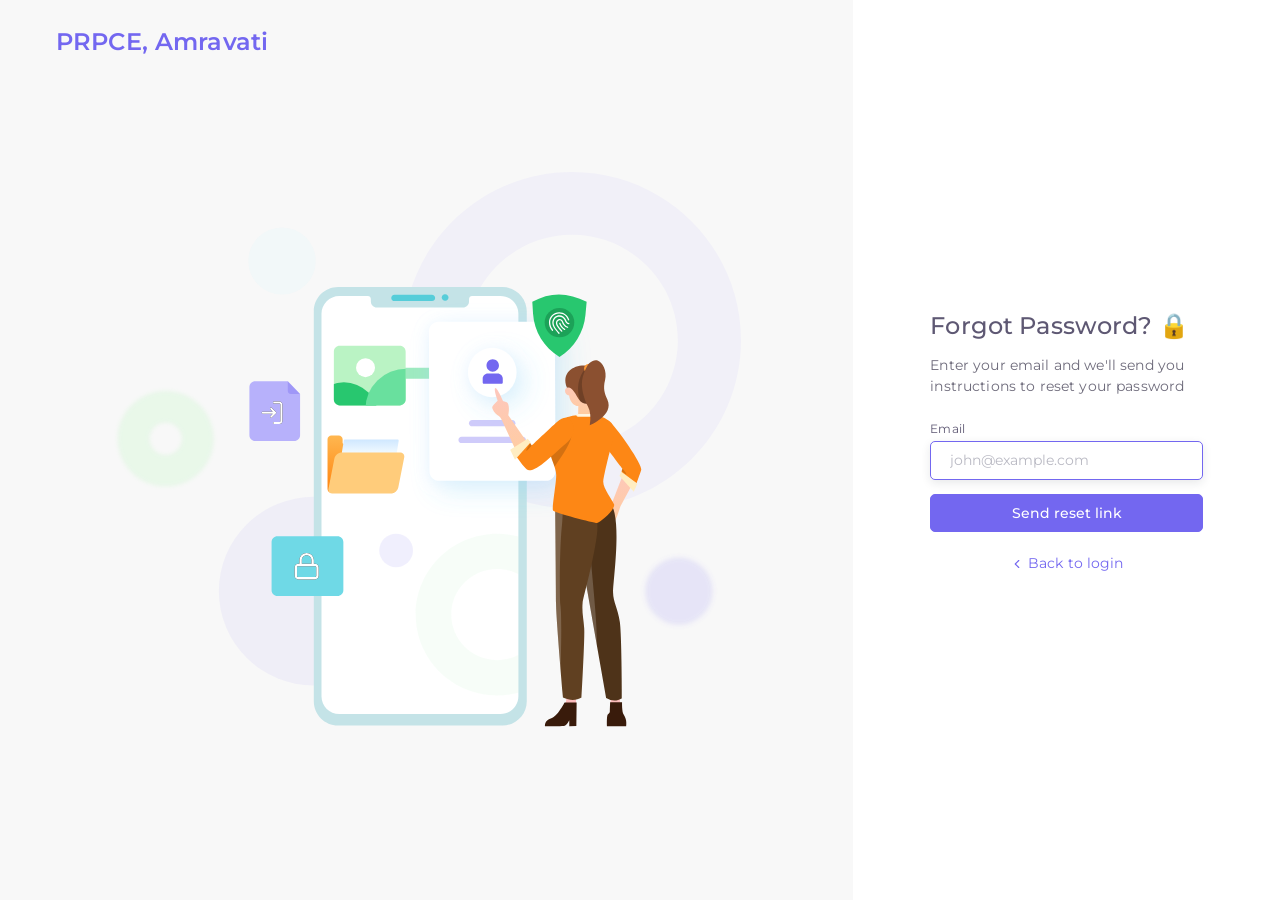
<file: forgot-password.html>
<!DOCTYPE html>
 
<html class="loading" lang="en" data-textdirection="ltr">
  <!-- BEGIN: Head-->
  <head>
    <meta http-equiv="Content-Type" content="text/html; charset=UTF-8">
    <meta http-equiv="X-UA-Compatible" content="IE=edge">
    <meta name="viewport" content="width=device-width,initial-scale=1.0,user-scalable=0,minimal-ui">
   
    <title>TnP System - Forgot Password</title>
    <link rel="apple-touch-icon" href="app-assets/images/ico/apple-icon-120.png">
    <link rel="shortcut icon" type="image/x-icon" href="app-assets/images/ico/favicon.ico">
    <link href="https://fonts.googleapis.com/css2?family=Montserrat:ital,wght@0,300;0,400;0,500;0,600;1,400;1,500;1,600" rel="stylesheet">

    <!-- BEGIN: Vendor CSS-->
    <link rel="stylesheet" type="text/css" href="app-assets/vendors/css/vendors.min.css">
    <!-- END: Vendor CSS-->

    <!-- BEGIN: Theme CSS-->
    <link rel="stylesheet" type="text/css" href="app-assets/css/bootstrap.min.css">
    <link rel="stylesheet" type="text/css" href="app-assets/css/bootstrap-extended.min.css">
    <link rel="stylesheet" type="text/css" href="app-assets/css/colors.min.css">
    <link rel="stylesheet" type="text/css" href="app-assets/css/components.min.css">
    <link rel="stylesheet" type="text/css" href="app-assets/css/themes/dark-layout.min.css">
    <link rel="stylesheet" type="text/css" href="app-assets/css/themes/bordered-layout.min.css">
    <link rel="stylesheet" type="text/css" href="app-assets/css/themes/semi-dark-layout.min.css">

    <!-- BEGIN: Page CSS-->
    <link rel="stylesheet" type="text/css" href="app-assets/css/core/menu/menu-types/vertical-menu.min.css">
    <link rel="stylesheet" type="text/css" href="app-assets/css/plugins/forms/form-validation.css">
    <link rel="stylesheet" type="text/css" href="app-assets/css/pages/authentication.css">
    <!-- END: Page CSS-->

    <!-- BEGIN: Custom CSS-->
    <link rel="stylesheet" type="text/css" href="assets/css/style.css">
    <!-- END: Custom CSS-->

  </head>
  <!-- END: Head-->

  <!-- BEGIN: Body-->
  <body class="vertical-layout vertical-menu-modern blank-page navbar-floating footer-static  " data-open="click" data-menu="vertical-menu-modern" data-col="blank-page">
    <!-- BEGIN: Content-->
    <div class="app-content content ">
      <div class="content-overlay"></div>
      <div class="header-navbar-shadow"></div>
      <div class="content-wrapper">
        <div class="content-header row">
        </div>
        <div class="content-body">
          <div class="auth-wrapper auth-cover">
            <div class="auth-inner row m-0">
              <!-- Brand logo--><a class="brand-logo" href="dashboard.html">
                
                <h2 class="brand-text text-primary ms-1">PRPCE, Amravati</h2></a>
              <!-- /Brand logo-->
              <!-- Left Text-->
              <div class="d-none d-lg-flex col-lg-8 align-items-center p-5">
                <div class="w-100 d-lg-flex align-items-center justify-content-center px-5"><img class="img-fluid" src="app-assets/images/pages/forgot-password-v2.svg" alt="Forgot password V2"/></div>
              </div>
              <!-- /Left Text-->
              <!-- Forgot password-->
              <div class="d-flex col-lg-4 align-items-center auth-bg px-2 p-lg-5">
                <div class="col-12 col-sm-8 col-md-6 col-lg-12 px-xl-2 mx-auto">
                  <h2 class="card-title fw-bold mb-1">Forgot Password? 🔒</h2>
                  <p class="card-text mb-2">Enter your email and we'll send you instructions to reset your password</p>
                  <form class="auth-forgot-password-form mt-2" action="auth-reset-password-cover.html" method="POST">
                    <div class="mb-1">
                      <label class="form-label" for="forgot-password-email">Email</label>
                      <input class="form-control" id="forgot-password-email" type="text" name="forgot-password-email" placeholder="john@example.com" aria-describedby="forgot-password-email" autofocus="" tabindex="1"/>
                    </div>
                    <button class="btn btn-primary w-100" tabindex="2">Send reset link</button>
                  </form>
                  <p class="text-center mt-2"><a href="index.html"><i data-feather="chevron-left"></i> Back to login</a></p>
                </div>
              </div>
              <!-- /Forgot password-->
            </div>
          </div>
        </div>
      </div>
    </div>
    <!-- END: Content-->


    <!-- BEGIN: Vendor JS-->
    <script src="app-assets/vendors/js/vendors.min.js"></script>
    <!-- BEGIN Vendor JS-->

    <!-- BEGIN: Page Vendor JS-->
    <script src="app-assets/vendors/js/forms/validation/jquery.validate.min.js"></script>
    <!-- END: Page Vendor JS-->

    <!-- BEGIN: Theme JS-->
    <script src="app-assets/js/core/app-menu.min.js"></script>
    <script src="app-assets/js/core/app.min.js"></script>
    <!-- END: Theme JS-->

    <!-- BEGIN: Page JS-->
    <script src="app-assets/js/scripts/pages/auth-forgot-password.min.js"></script>
    <script src="app-assets/vendors/js/vendors.min.js"></script>
    <!-- BEGIN Vendor JS-->
    <script src="app-assets/vendors/js/forms/select/select2.full.min.js"></script>
    <!-- BEGIN: Page Vendor JS-->
    <script src="app-assets/vendors/js/charts/apexcharts.min.js"></script>
    <script src="app-assets/vendors/js/extensions/toastr.min.js"></script>
    <!-- END: Page Vendor JS-->

    <!-- BEGIN: Theme JS-->
    <script src="app-assets/js/core/app-menu.min.js"></script>
    <script src="app-assets/js/core/app.min.js"></script>
    <script src="app-assets/js/scripts/customizer.min.js"></script>
    <!-- END: Theme JS-->

    <!-- BEGIN: Page JS-->
    <script src="app-assets/js/scripts/pages/dashboard-ecommerce.min.js"></script>
    <!-- END: Page JS-->

    <script>
      $(window).on('load',  function(){
        if (feather) {
          feather.replace({ width: 14, height: 14 });
        }
      })
    </script>
  </body>
  <!-- END: Body-->
</html>
</file>
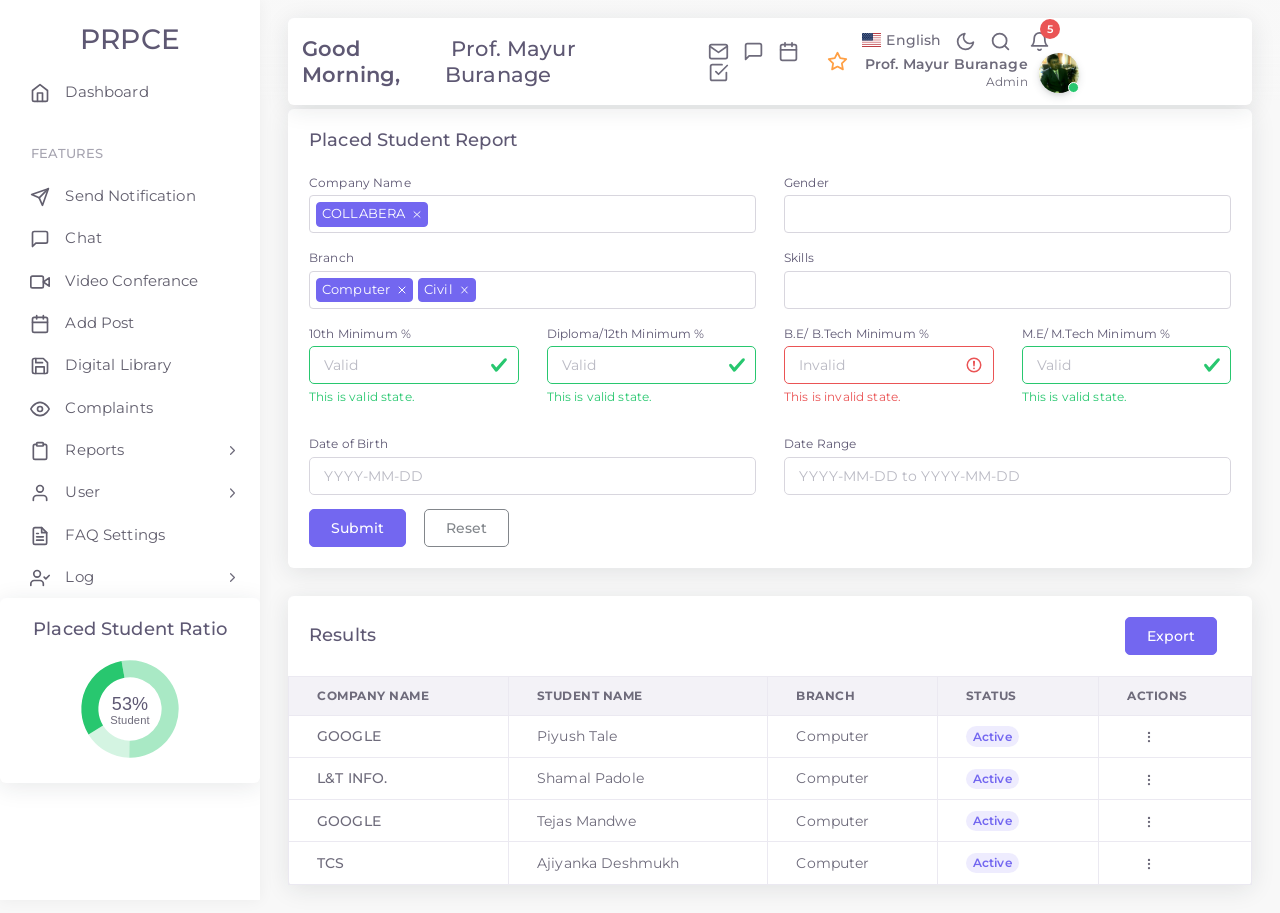
<file: reports.html>
<!DOCTYPE html>
 
<html class="loading" lang="en" data-textdirection="ltr">
  <!-- BEGIN: Head-->
  <head>
    <meta http-equiv="Content-Type" content="text/html; charset=UTF-8">
    <meta http-equiv="X-UA-Compatible" content="IE=edge">
    <meta name="viewport" content="width=device-width,initial-scale=1.0,user-scalable=0,minimal-ui">
   
    <title>TnP System - Reports</title>
    <link rel="apple-touch-icon" href="app-assets/images/ico/apple-icon-120.png">
    <link rel="shortcut icon" type="image/x-icon" href="app-assets/images/ico/favicon.ico">
    <link href="https://fonts.googleapis.com/css2?family=Montserrat:ital,wght@0,300;0,400;0,500;0,600;1,400;1,500;1,600" rel="stylesheet">

    <!-- BEGIN: Vendor CSS-->
    <link rel="stylesheet" type="text/css" href="app-assets/vendors/css/vendors.min.css">
    <link rel="stylesheet" type="text/css" href="app-assets/vendors/css/forms/select/select2.min.css">
    <link rel="stylesheet" type="text/css" href="app-assets/vendors/css/pickers/pickadate/pickadate.css">
    <link rel="stylesheet" type="text/css" href="app-assets/vendors/css/pickers/flatpickr/flatpickr.min.css">
    <!-- END: Vendor CSS-->

    <!-- BEGIN: Theme CSS-->
    <link rel="stylesheet" type="text/css" href="app-assets/css/bootstrap.min.css">
    <link rel="stylesheet" type="text/css" href="app-assets/css/bootstrap-extended.min.css">
    <link rel="stylesheet" type="text/css" href="app-assets/css/colors.min.css">
    <link rel="stylesheet" type="text/css" href="app-assets/css/components.min.css">
    <link rel="stylesheet" type="text/css" href="app-assets/css/themes/dark-layout.min.css">
    <link rel="stylesheet" type="text/css" href="app-assets/css/themes/bordered-layout.min.css">
    <link rel="stylesheet" type="text/css" href="app-assets/css/themes/semi-dark-layout.min.css">
    <link rel="stylesheet" type="text/css" href="app-assets/css/core/menu/menu-types/vertical-menu.min.css">
    <link rel="stylesheet" type="text/css" href="app-assets/css/plugins/forms/pickers/form-flat-pickr.min.css">
    <link rel="stylesheet" type="text/css" href="app-assets/css/plugins/forms/pickers/form-pickadate.min.css">
    <!-- BEGIN: Page CSS-->
    <link rel="stylesheet" type="text/css" href="app-assets/css/core/menu/menu-types/vertical-menu.min.css">
    <!-- END: Page CSS-->

    <!-- BEGIN: Custom CSS-->
    <link rel="stylesheet" type="text/css" href="assets/css/style.css">
    <!-- END: Custom CSS-->

  </head>
  <!-- END: Head-->

  <!-- BEGIN: Body-->
  <body class="vertical-layout vertical-menu-modern  navbar-floating footer-static  " data-open="click" data-menu="vertical-menu-modern" data-col="">

    <!-- BEGIN: Header-->
    <nav class="header-navbar navbar navbar-expand-lg align-items-center floating-nav navbar-light navbar-shadow container-xxl">
    
      <div class="navbar-container d-flex content">
        <h3 style="margin-top: 7px;
        display: flex;
        align-items: center;"><b>Good Morning, </b>&nbsp;Prof. Mayur Buranage&nbsp;&nbsp;&nbsp;&nbsp;&nbsp;&nbsp;&nbsp;&nbsp;</h3>
        <div class="bookmark-wrapper d-flex align-items-center">
          <ul class="nav navbar-nav d-xl-none">
            <li class="nav-item"><a class="nav-link menu-toggle" href="#"><i class="ficon" data-feather="menu"></i></a></li>
          </ul>
          <ul class="nav navbar-nav bookmark-icons">
            <li class="nav-item d-none d-lg-block"><a class="nav-link" href="#" data-bs-toggle="tooltip" data-bs-placement="bottom" title="Email"><i class="ficon" data-feather="mail"></i></a></li>
            <li class="nav-item d-none d-lg-block"><a class="nav-link" href="#" data-bs-toggle="tooltip" data-bs-placement="bottom" title="Chat"><i class="ficon" data-feather="message-square"></i></a></li>
            <li class="nav-item d-none d-lg-block"><a class="nav-link"href="#" data-bs-toggle="tooltip" data-bs-placement="bottom" title="Calendar"><i class="ficon" data-feather="calendar"></i></a></li>
            <li class="nav-item d-none d-lg-block"><a class="nav-link" hhref="#" data-bs-toggle="tooltip" data-bs-placement="bottom" title="Todo"><i class="ficon" data-feather="check-square"></i></a></li>
          </ul>
          <ul class="nav navbar-nav">
            <li class="nav-item d-none d-lg-block"><a class="nav-link bookmark-star"><i class="ficon text-warning" data-feather="star"></i></a>
              <div class="bookmark-input search-input">
                <div class="bookmark-input-icon"><i data-feather="search"></i></div>
                <input class="form-control input" type="text" placeholder="Bookmark" tabindex="0" data-search="search">
                <ul class="search-list search-list-bookmark"></ul>
              </div>
            </li>
          </ul>
        </div>
        <ul class="nav navbar-nav align-items-center ms-auto">
          <li class="nav-item dropdown dropdown-language"><a class="nav-link dropdown-toggle" id="dropdown-flag" href="#" data-bs-toggle="dropdown" aria-haspopup="true" aria-expanded="false"><i class="flag-icon flag-icon-us"></i><span class="selected-language">English</span></a>
          
          </li>
          <li class
          <li class="nav-item d-none d-lg-block"><a class="nav-link nav-link-style"><i class="ficon" data-feather="moon"></i></a></li>
          <li class="nav-item nav-search"><a class="nav-link nav-link-search"><i class="ficon" data-feather="search"></i></a>
            <div class="search-input">
              <div class="search-input-icon"><i data-feather="search"></i></div>
              <input class="form-control input" type="text" placeholder="Explore Vuexy..." tabindex="-1" data-search="search">
              <div class="search-input-close"><i data-feather="x"></i></div>
              <ul class="search-list search-list-main"></ul>
            </div>
          </li>
          <li class="nav-item dropdown dropdown-cart me-25">
            <ul class="dropdown-menu dropdown-menu-media dropdown-menu-end">
              <li class="dropdown-menu-header">
                <div class="dropdown-header d-flex">
                  <h4 class="notification-title mb-0 me-auto">My Cart</h4>
                  <div class="badge rounded-pill badge-light-primary">4 Items</div>
                </div>
              </li>
              <li class="scrollable-container media-list">
                <div class="list-item align-items-center"><img class="d-block rounded me-1" src="app-assets/images/pages/eCommerce/1.png" alt="donuts" width="62">
                  <div class="list-item-body flex-grow-1"><i class="ficon cart-item-remove" data-feather="x"></i>
                    <div class="media-heading">
                      <h6 class="cart-item-title"><a class="text-body" href="app-ecommerce-details.html"> Apple watch 5</a></h6><small class="cart-item-by">By Apple</small>
                    </div>
                    <div class="cart-item-qty">
                      <div class="input-group">
                        <input class="touchspin-cart" type="number" value="1">
                      </div>
                    </div>
                    <h5 class="cart-item-price">$374.90</h5>
                  </div>
                </div>
                <div class="list-item align-items-center"><img class="d-block rounded me-1" src="app-assets/images/pages/eCommerce/7.png" alt="donuts" width="62">
                  <div class="list-item-body flex-grow-1"><i class="ficon cart-item-remove" data-feather="x"></i>
                    <div class="media-heading">
                      <h6 class="cart-item-title"><a class="text-body" href="app-ecommerce-details.html"> Google Home Mini</a></h6><small class="cart-item-by">By Google</small>
                    </div>
                    <div class="cart-item-qty">
                      <div class="input-group">
                        <input class="touchspin-cart" type="number" value="3">
                      </div>
                    </div>
                    <h5 class="cart-item-price">$129.40</h5>
                  </div>
                </div>
                <div class="list-item align-items-center"><img class="d-block rounded me-1" src="app-assets/images/pages/eCommerce/2.png" alt="donuts" width="62">
                  <div class="list-item-body flex-grow-1"><i class="ficon cart-item-remove" data-feather="x"></i>
                    <div class="media-heading">
                      <h6 class="cart-item-title"><a class="text-body" href="app-ecommerce-details.html"> iPhone 11 Pro</a></h6><small class="cart-item-by">By Apple</small>
                    </div>
                    <div class="cart-item-qty">
                      <div class="input-group">
                        <input class="touchspin-cart" type="number" value="2">
                      </div>
                    </div>
                    <h5 class="cart-item-price">$699.00</h5>
                  </div>
                </div>
                <div class="list-item align-items-center"><img class="d-block rounded me-1" src="app-assets/images/pages/eCommerce/3.png" alt="donuts" width="62">
                  <div class="list-item-body flex-grow-1"><i class="ficon cart-item-remove" data-feather="x"></i>
                    <div class="media-heading">
                      <h6 class="cart-item-title"><a class="text-body" href="app-ecommerce-details.html"> iMac Pro</a></h6><small class="cart-item-by">By Apple</small>
                    </div>
                    <div class="cart-item-qty">
                      <div class="input-group">
                        <input class="touchspin-cart" type="number" value="1">
                      </div>
                    </div>
                    <h5 class="cart-item-price">$4,999.00</h5>
                  </div>
                </div>
                <div class="list-item align-items-center"><img class="d-block rounded me-1" src="app-assets/images/pages/eCommerce/5.png" alt="donuts" width="62">
                  <div class="list-item-body flex-grow-1"><i class="ficon cart-item-remove" data-feather="x"></i>
                    <div class="media-heading">
                      <h6 class="cart-item-title"><a class="text-body" href="app-ecommerce-details.html"> MacBook Pro</a></h6><small class="cart-item-by">By Apple</small>
                    </div>
                    <div class="cart-item-qty">
                      <div class="input-group">
                        <input class="touchspin-cart" type="number" value="1">
                      </div>
                    </div>
                    <h5 class="cart-item-price">$2,999.00</h5>
                  </div>
                </div>
              </li>
              <li class="dropdown-menu-footer">
                <div class="d-flex justify-content-between mb-1">
                  <h6 class="fw-bolder mb-0">Total:</h6>
                  <h6 class="text-primary fw-bolder mb-0">$10,999.00</h6>
                </div><a class="btn btn-primary w-100" href="app-ecommerce-checkout.html">Checkout</a>
              </li>
            </ul>
          </li>
          <li class="nav-item dropdown dropdown-notification me-25"><a class="nav-link" href="#" data-bs-toggle="dropdown"><i class="ficon" data-feather="bell"></i><span class="badge rounded-pill bg-danger badge-up">5</span></a>
            <ul class="dropdown-menu dropdown-menu-media dropdown-menu-end">
              <li class="dropdown-menu-header">
                <div class="dropdown-header d-flex">
                  <h4 class="notification-title mb-0 me-auto">Notifications</h4>
                  <div class="badge rounded-pill badge-light-primary">6 New</div>
                </div>
              </li>
              <li class="scrollable-container media-list"><a class="d-flex" href="#">
                  <div class="list-item d-flex align-items-start">
                    <div class="me-1">
                      <div class="avatar"><img src="app-assets/images/portrait/small/avatar-s-31.jpg" alt="avatar" width="32" height="32"></div>
                    </div>
                    <div class="list-item-body flex-grow-1">
                      <p class="media-heading"><span class="fw-bolder">New message</span>&nbsp;received</p><small class="notification-text"> You have 3 unread messages</small>
                    </div>
                  </div></a><a class="d-flex" href="#">
                  <div class="list-item d-flex align-items-start">
                    <div class="me-1">
                      <div class="avatar"><img src="app-assets/images/portrait/small/avatar-s-3.jpg" alt="avatar" width="32" height="32"></div>
                    </div>
                    <div class="list-item-body flex-grow-1">
                      <p class="media-heading"><span class="fw-bolder">New message</span>&nbsp;received</p><small class="notification-text"> You have 10 unread messages</small>
                    </div>
                  </div></a>
                <div class="list-item d-flex align-items-center">
                  <h6 class="fw-bolder me-auto mb-0">System Notifications</h6>
                  <div class="form-check form-check-primary form-switch">
                    <input class="form-check-input" id="systemNotification" type="checkbox" checked="">
                    <label class="form-check-label" for="systemNotification"></label>
                  </div>
                </div><a class="d-flex" href="#">
                  <div class="list-item d-flex align-items-start">
                    <div class="me-1">
                      <div class="avatar bg-light-danger">
                        <div class="avatar-content"><i class="avatar-icon" data-feather="x"></i></div>
                      </div>
                    </div>
                    <div class="list-item-body flex-grow-1">
                      <p class="media-heading"><span class="fw-bolder">Server down</span>&nbsp;registered</p><small class="notification-text"> USA Server is down due to high CPU usage</small>
                    </div>
                  </div></a><a class="d-flex" href="#">
                  <div class="list-item d-flex align-items-start">
                    <div class="me-1">
                      <div class="avatar bg-light-success">
                        <div class="avatar-content"><i class="avatar-icon" data-feather="check"></i></div>
                      </div>
                    </div>
                    <div class="list-item-body flex-grow-1">
                      <p class="media-heading"><span class="fw-bolder">Students report</span>&nbsp;generated</p><small class="notification-text"> Last month sales report generated</small>
                    </div>
                  </div></a><a class="d-flex" href="#">
                  <div class="list-item d-flex align-items-start">
                    <div class="me-1">
                      <div class="avatar bg-light-warning">
                        <div class="avatar-content"><i class="avatar-icon" data-feather="alert-triangle"></i></div>
                      </div>
                    </div>
                    <div class="list-item-body flex-grow-1">
                      <p class="media-heading"><span class="fw-bolder">High memory</span>&nbsp;usage</p><small class="notification-text"> Server using high memory</small>
                    </div>
                  </div></a>
              </li>
              <li class="dropdown-menu-footer"><a class="btn btn-primary w-100" href="#">Read all notifications</a></li>
            </ul>
          </li>
          <li class="nav-item dropdown dropdown-user"><a class="nav-link dropdown-toggle dropdown-user-link" id="dropdown-user" href="#" data-bs-toggle="dropdown" aria-haspopup="true" aria-expanded="false">
              <div class="user-nav d-sm-flex d-none"><span class="user-name fw-bolder">Prof. Mayur Buranage</span><span class="user-status">Admin</span></div><span class="avatar"><img class="round" src="app-assets/images/portrait/small/avatar-s-11.jpg" alt="avatar" height="40" width="40"><span class="avatar-status-online"></span></span></a>
            <div class="dropdown-menu dropdown-menu-end" aria-labelledby="dropdown-user"><a class="dropdown-item" href="#"><i class="me-50" data-feather="user"></i> Profile</a>
              <div class="dropdown-divider"></div><a class="dropdown-item" href="#"><i class="me-50" data-feather="settings"></i> Settings</a><a class="dropdown-item" href="#"><i class="me-50" data-feather="help-circle"></i> FAQ</a><a class="dropdown-item" href="#"><i class="me-50" data-feather="power"></i> Logout</a>
            </div>
          </li>
        </ul>
      </div>
    </nav>
    <ul class="main-search-list-defaultlist d-none">
      <li class="d-flex align-items-center"><a href="#">
          <h6 class="section-label mt-75 mb-0">Files</h6></a></li>
      <li class="auto-suggestion"><a class="d-flex align-items-center justify-content-between w-100" href="file-manager.html">
          <div class="d-flex">
            <div class="me-75"><img src="app-assets/images/icons/xls.png" alt="png" height="32"></div>
            <div class="search-data">
              <p class="search-data-title mb-0">Two new item submitted</p><small class="text-muted">Marketing Manager</small>
            </div>
          </div><small class="search-data-size me-50 text-muted">&apos;17kb</small></a></li>
      <li class="auto-suggestion"><a class="d-flex align-items-center justify-content-between w-100" href="file-manager.html">
          <div class="d-flex">
            <div class="me-75"><img src="app-assets/images/icons/jpg.png" alt="png" height="32"></div>
            <div class="search-data">
              <p class="search-data-title mb-0">52 JPG file Generated</p><small class="text-muted">FontEnd Developer</small>
            </div>
          </div><small class="search-data-size me-50 text-muted">&apos;11kb</small></a></li>
      <li class="auto-suggestion"><a class="d-flex align-items-center justify-content-between w-100" href="file-manager.html">
          <div class="d-flex">
            <div class="me-75"><img src="app-assets/images/icons/pdf.png" alt="png" height="32"></div>
            <div class="search-data">
              <p class="search-data-title mb-0">25 PDF File Uploaded</p><small class="text-muted">Digital Marketing Manager</small>
            </div>
          </div><small class="search-data-size me-50 text-muted">&apos;150kb</small></a></li>
      <li class="auto-suggestion"><a class="d-flex align-items-center justify-content-between w-100" href="file-manager.html">
          <div class="d-flex">
            <div class="me-75"><img src="app-assets/images/icons/doc.png" alt="png" height="32"></div>
            <div class="search-data">
              <p class="search-data-title mb-0">Anna_Strong.doc</p><small class="text-muted">Web Designer</small>
            </div>
          </div><small class="search-data-size me-50 text-muted">&apos;256kb</small></a></li>
      <li class="d-flex align-items-center"><a href="#">
          <h6 class="section-label mt-75 mb-0">Members</h6></a></li>
      <li class="auto-suggestion"><a class="d-flex align-items-center justify-content-between py-50 w-100" href="user-view-account.html">
          <div class="d-flex align-items-center">
            <div class="avatar me-75"><img src="app-assets/images/portrait/small/avatar-s-8.jpg" alt="png" height="32"></div>
            <div class="search-data">
              <p class="search-data-title mb-0">Prof. Mayur Buranage</p><small class="text-muted">UI designer</small>
            </div>
          </div></a></li>
      <li class="auto-suggestion"><a class="d-flex align-items-center justify-content-between py-50 w-100" href="user-view-account.html">
          <div class="d-flex align-items-center">
            <div class="avatar me-75"><img src="app-assets/images/portrait/small/avatar-s-1.jpg" alt="png" height="32"></div>
            <div class="search-data">
              <p class="search-data-title mb-0">Michal Clark</p><small class="text-muted">FontEnd Developer</small>
            </div>
          </div></a></li>
      <li class="auto-suggestion"><a class="d-flex align-items-center justify-content-between py-50 w-100" href="user-view-account.html">
          <div class="d-flex align-items-center">
            <div class="avatar me-75"><img src="app-assets/images/portrait/small/avatar-s-14.jpg" alt="png" height="32"></div>
            <div class="search-data">
              <p class="search-data-title mb-0">Milena Gibson</p><small class="text-muted">Digital Marketing Manager</small>
            </div>
          </div></a></li>
      <li class="auto-suggestion"><a class="d-flex align-items-center justify-content-between py-50 w-100" href="user-view-account.html">
          <div class="d-flex align-items-center">
            <div class="avatar me-75"><img src="app-assets/images/portrait/small/avatar-s-6.jpg" alt="png" height="32"></div>
            <div class="search-data">
              <p class="search-data-title mb-0">Anna Strong</p><small class="text-muted">Web Designer</small>
            </div>
          </div></a></li>
    </ul>
    <ul class="main-search-list-defaultlist-other-list d-none">
      <li class="auto-suggestion justify-content-between"><a class="d-flex align-items-center justify-content-between w-100 py-50">
          <div class="d-flex justify-content-start"><span class="me-75" data-feather="alert-circle"></span><span>No results found.</span></div></a></li>
    </ul>
    <!-- END: Header-->


    <!-- BEGIN: Main Menu-->
    <div class="main-menu menu-fixed menu-light menu-accordion menu-shadow" data-scroll-to-active="true">
      <h1 style="text-align: center;
      margin-top: 23px;">PRPCE</h1>
      <!-- <div class="navbar-header">
        <ul class="nav navbar-nav flex-row">
          <li class="nav-item me-auto"><a class="navbar-brand" href="https://www.prpcem.org/wp-content/uploads/2020/07/PR-Pote-Patil-College-Amravati-Logo.jpeg"><span class="brand-logo"></span>
                <svg viewbox="0 0 139 95" version="1.1" xmlns="http://www.w3.org/2000/svg" xmlns:xlink="http://www.w3.org/1999/xlink" height="24">
                  <defs>
                    <lineargradient id="linearGradient-1" x1="100%" y1="10.5120544%" x2="50%" y2="89.4879456%">
                      <stop stop-color="#000000" offset="0%"></stop>
                      <stop stop-color="#FFFFFF" offset="100%"></stop>
                    </lineargradient>
                    <lineargradient id="linearGradient-2" x1="64.0437835%" y1="46.3276743%" x2="37.373316%" y2="100%">
                      <stop stop-color="#EEEEEE" stop-opacity="0" offset="0%"></stop>
                      <stop stop-color="#FFFFFF" offset="100%"></stop>
                    </lineargradient>
                  </defs>
                  <g id="Page-1" stroke="none" stroke-width="1" fill="none" fill-rule="evenodd">
                    <g id="Artboard" transform="translate(-400.000000, -178.000000)">
                      <g id="Group" transform="translate(400.000000, 178.000000)">
                        <path class="text-primary" id="Path" d="M-5.68434189e-14,2.84217094e-14 L39.1816085,2.84217094e-14 L69.3453773,32.2519224 L101.428699,2.84217094e-14 L138.784583,2.84217094e-14 L138.784199,29.8015838 C137.958931,37.3510206 135.784352,42.5567762 132.260463,45.4188507 C128.736573,48.2809251 112.33867,64.5239941 83.0667527,94.1480575 L56.2750821,94.1480575 L6.71554594,44.4188507 C2.46876683,39.9813776 0.345377275,35.1089553 0.345377275,29.8015838 C0.345377275,24.4942122 0.230251516,14.560351 -5.68434189e-14,2.84217094e-14 Z" style="fill:currentColor"></path>
                        <path id="Path1" d="M69.3453773,32.2519224 L101.428699,1.42108547e-14 L138.784583,1.42108547e-14 L138.784199,29.8015838 C137.958931,37.3510206 135.784352,42.5567762 132.260463,45.4188507 C128.736573,48.2809251 112.33867,64.5239941 83.0667527,94.1480575 L56.2750821,94.1480575 L32.8435758,70.5039241 L69.3453773,32.2519224 Z" fill="url(#linearGradient-1)" opacity="0.2"></path>
                        <polygon id="Path-2" fill="#000000" opacity="0.049999997" points="69.3922914 32.4202615 32.8435758 70.5039241 54.0490008 16.1851325"></polygon>
                        <polygon id="Path-21" fill="#000000" opacity="0.099999994" points="69.3922914 32.4202615 32.8435758 70.5039241 58.3683556 20.7402338"></polygon>
                        <polygon id="Path-3" fill="url(#linearGradient-2)" opacity="0.099999994" points="101.428699 0 83.0667527 94.1480575 130.378721 47.0740288"></polygon>
                      </g>
                    </g>
                  </g>
                </svg></span>
              <h2 class="brand-text">Vuexy</h2></a></li>
          <li class="nav-item nav-toggle"><a class="nav-link modern-nav-toggle pe-0" data-bs-toggle="collapse"><i class="d-block d-xl-none text-primary toggle-icon font-medium-4" data-feather="x"></i><i class="d-none d-xl-block collapse-toggle-icon font-medium-4  text-primary" data-feather="disc" data-ticon="disc"></i></a></li>
        </ul>
      </div> -->
      <div class="shadow-bottom"></div>
      <div class="main-menu-content">
        <ul class="navigation navigation-main" id="main-menu-navigation" data-menu="menu-navigation">
          <!-- <li class=" nav-item"><a class="d-flex align-items-center" href="dashboard.html"><i data-feather="home"></i><span class="menu-title text-truncate" data-i18n="Dashboards">Dashboards</span><span class="badge badge-light-warning rounded-pill ms-auto me-1">2</span></a>
            <ul class="menu-content">
              <li><a class="d-flex align-items-center" href="dashboard-analytics.html"><i data-feather="circle"></i><span class="menu-item text-truncate" data-i18n="Analytics">Analytics</span></a>
              </li>
              <li class="active"><a class="d-flex align-items-center" href="dashboard-ecommerce.html"><i data-feather="circle"></i><span class="menu-item text-truncate" data-i18n="eCommerce">eCommerce</span></a>
              </li>
            </ul>
          </li> -->
          <li class=" nav-item"><a class="d-flex align-items-center" href="dashboard.html"><i data-feather="home"></i><span class="menu-title text-truncate" data-i18n="Email">Dashboard</span></a>
          </li>
          <li class=" navigation-header"><span data-i18n="Apps &amp; Pages">Features</span><i data-feather="more-horizontal"></i>
          </li>
          <li class=" nav-item"><a class="d-flex align-items-center" href="send-notification.html"><i data-feather="send"></i><span class="menu-title text-truncate" data-i18n="Email">Send Notification</span></a>
          </li>
          <li class=" nav-item"><a class="d-flex align-items-center" href="chat.html"><i data-feather="message-square"></i><span class="menu-title text-truncate" data-i18n="Chat">Chat</span></a>
          </li>
          <li class=" nav-item"><a class="d-flex align-items-center" href="coming-soon.html"><i data-feather="video"></i><span class="menu-title text-truncate" data-i18n="Todo">Video Conferance</span></a>
          </li>
          <li class=" nav-item"><a class="d-flex align-items-center" href="add-post.html"><i data-feather="calendar"></i><span class="menu-title text-truncate" data-i18n="Calendar">Add Post</span></a>
          </li>
          <!-- <li class=" nav-item"><a class="d-flex align-items-center" href="app-kanban.html"><i data-feather="grid"></i><span class="menu-title text-truncate" data-i18n="Kanban">Kanban</span></a>
          </li> -->
          <!-- <li class=" nav-item"><a class="d-flex align-items-center" href="#"><i data-feather="file-text"></i><span class="menu-title text-truncate" data-i18n="Invoice">Invoice</span></a>
            <ul class="menu-content">
              <li><a class="d-flex align-items-center" href="app-invoice-list.html"><i data-feather="circle"></i><span class="menu-item text-truncate" data-i18n="List">List</span></a>
              </li>
              <li><a class="d-flex align-items-center" href="app-invoice-preview.html"><i data-feather="circle"></i><span class="menu-item text-truncate" data-i18n="Preview">Preview</span></a>
              </li>
              <li><a class="d-flex align-items-center" href="app-invoice-edit.html"><i data-feather="circle"></i><span class="menu-item text-truncate" data-i18n="Edit">Edit</span></a>
              </li>
              <li><a class="d-flex align-items-center" href="app-invoice-add.html"><i data-feather="circle"></i><span class="menu-item text-truncate" data-i18n="Add">Add</span></a>
              </li>
            </ul>
          </li> -->
          <li class=" nav-item"><a class="d-flex align-items-center" href="file-manager.html"><i data-feather="save"></i><span class="menu-title text-truncate" data-i18n="File Manager">Digital Library</span></a>
          </li>
          <li class=" nav-item"><a class="d-flex align-items-center" href="complaints.html"><i data-feather="eye"></i><span class="menu-title text-truncate" data-i18n="Roles &amp; Permission">Complaints</span></a>
            <!-- <ul class="menu-content">
              <li><a class="d-flex align-items-center" href="app-access-roles.html"><i data-feather="circle"></i><span class="menu-item text-truncate" data-i18n="Roles">Roles</span></a>
              </li>
              <li><a class="d-flex align-items-center" href="complaints.html"><i data-feather="circle"></i><span class="menu-item text-truncate" data-i18n="Permission">Permission</span></a>
              </li>
            </ul> -->
          </li>
          <li class=" nav-item"><a class="d-flex align-items-center" ><i data-feather='clipboard'></i><span class="menu-title text-truncate" data-i18n="eCommerce">Reports</span></a>
            <ul class="menu-content">
              <li><a class="d-flex align-items-center" href="reports.html"><i data-feather="circle"></i><span class="menu-item text-truncate" data-i18n="Shop">Placed Student</span></a>
              </li>
              <li><a class="d-flex align-items-center" href="coming-soon.html"><i data-feather="circle"></i><span class="menu-item text-truncate" data-i18n="Details">Non Placed Student</span></a>
              </li>
             
            </ul>
          </li>
          <li class=" nav-item"><a class="d-flex align-items-center" href="#"><i data-feather="user"></i><span class="menu-title text-truncate" data-i18n="User">User</span></a>
            <ul class="menu-content">
              <li><a class="d-flex align-items-center" href="user-list.html"><i data-feather="circle"></i><span class="menu-item text-truncate" data-i18n="List">Student</span></a>
              </li>
              <li><a class="d-flex align-items-center" href="user-list.html"><i data-feather="circle"></i><span class="menu-item text-truncate" data-i18n="List">HR</span></a>
              </li>
              <li><a class="d-flex align-items-center" href="user-list.html"><i data-feather="circle"></i><span class="menu-item text-truncate" data-i18n="List">Co-Ordinator</span></a>
              </li>
              <li><a class="d-flex align-items-center" href="user-view-account.html"><i data-feather="circle"></i><span class="menu-item text-truncate" data-i18n="List">Sample Profile</span></a>
              </li>
              <!-- <li><a class="d-flex align-items-center" href="#"><i data-feather="circle"></i><span class="menu-item text-truncate" data-i18n="View">View</span></a>
                <ul class="menu-content">
                  <li><a class="d-flex align-items-center" href="user-view-account.html"><span class="menu-item text-truncate" data-i18n="Account">Account</span></a>
                  </li>
                  <li><a class="d-flex align-items-center" href="app-user-view-security.html"><span class="menu-item text-truncate" data-i18n="Security">Security</span></a>
                  </li>
                  <li><a class="d-flex align-items-center" href="app-user-view-billing.html"><span class="menu-item text-truncate" data-i18n="Billing &amp; Plans">Billing &amp; Plans</span></a>
                  </li>
                  <li><a class="d-flex align-items-center" href="app-user-view-notifications.html"><span class="menu-item text-truncate" data-i18n="Notifications">Notifications</span></a>
                  </li>
                  <li><a class="d-flex align-items-center" href="app-user-view-connections.html"><span class="menu-item text-truncate" data-i18n="Connections">Connections</span></a>
                  </li>
                </ul>
              </li> -->
            </ul>
          </li>
          <li class=" nav-item"><a class="d-flex align-items-center" href="coming-soon.html"><i data-feather="file-text"></i><span class="menu-title text-truncate" data-i18n="Pages"> FAQ Settings</span></a>
            <!-- <ul class="menu-content">
              <li><a class="d-flex align-items-center" href="#"><i data-feather="circle"></i><span class="menu-item text-truncate" data-i18n="Account Settings">Account Settings</span></a>
                <ul class="menu-content">
                  <li><a class="d-flex align-items-center" href="page-account-settings-account.html"><span class="menu-item text-truncate" data-i18n="Account">Account</span></a>
                  </li>
                  <li><a class="d-flex align-items-center" href="page-account-settings-security.html"><span class="menu-item text-truncate" data-i18n="Security">Security</span></a>
                  </li>
                  <li><a class="d-flex align-items-center" href="page-account-settings-billing.html"><span class="menu-item text-truncate" data-i18n="Billings &amp; Plans">Billings &amp; Plans</span></a>
                  </li>
                  <li><a class="d-flex align-items-center" href="page-account-settings-notifications.html"><span class="menu-item text-truncate" data-i18n="Notifications">Notifications</span></a>
                  </li>
                  <li><a class="d-flex align-items-center" href="page-account-settings-connections.html"><span class="menu-item text-truncate" data-i18n="Connections">Connections</span></a>
                  </li>
                </ul>
              </li>
              <li><a class="d-flex align-items-center" href="page-profile.html"><i data-feather="circle"></i><span class="menu-item text-truncate" data-i18n="Profile">Profile</span></a>
              </li>
              <li><a class="d-flex align-items-center" href="page-faq.html"><i data-feather="circle"></i><span class="menu-item text-truncate" data-i18n="FAQ">FAQ</span></a>
              </li>
              <li><a class="d-flex align-items-center" href="page-knowledge-base.html"><i data-feather="circle"></i><span class="menu-item text-truncate" data-i18n="Knowledge Base">Knowledge Base</span></a>
              </li>
              <li><a class="d-flex align-items-center" href="page-pricing.html"><i data-feather="circle"></i><span class="menu-item text-truncate" data-i18n="Pricing">Pricing</span></a>
              </li>
              <li><a class="d-flex align-items-center" href="page-license.html"><i data-feather="circle"></i><span class="menu-item text-truncate" data-i18n="License">License</span></a>
              </li>
              <li><a class="d-flex align-items-center" href="page-api-key.html"><i data-feather="circle"></i><span class="menu-item text-truncate" data-i18n="API Key">API Key</span></a>
              </li>
              <li><a class="d-flex align-items-center" href="#"><i data-feather="circle"></i><span class="menu-item text-truncate" data-i18n="Blog">Blog</span></a>
                <ul class="menu-content">
                  <li><a class="d-flex align-items-center" href="page-blog-list.html"><span class="menu-item text-truncate" data-i18n="List">List</span></a>
                  </li>
                  <li><a class="d-flex align-items-center" href="page-blog-detail.html"><span class="menu-item text-truncate" data-i18n="Detail">Detail</span></a>
                  </li>
                  <li><a class="d-flex align-items-center" href="page-blog-edit.html"><span class="menu-item text-truncate" data-i18n="Edit">Edit</span></a>
                  </li>
                </ul>
              </li>
              <li><a class="d-flex align-items-center" href="#"><i data-feather="circle"></i><span class="menu-item text-truncate" data-i18n="Mail Template">Mail Template</span></a>
                <ul class="menu-content">
                  <li><a class="d-flex align-items-center" href="https://pixinvent.com/demo/vuexy-mail-template/mail-welcome.html" target="_blank"><span class="menu-item text-truncate" data-i18n="Welcome">Welcome</span></a>
                  </li>
                  <li><a class="d-flex align-items-center" href="https://pixinvent.com/demo/vuexy-mail-template/mail-reset-password.html" target="_blank"><span class="menu-item text-truncate" data-i18n="Reset Password">Reset Password</span></a>
                  </li>
                  <li><a class="d-flex align-items-center" href="https://pixinvent.com/demo/vuexy-mail-template/mail-verify-email.html" target="_blank"><span class="menu-item text-truncate" data-i18n="Verify Email">Verify Email</span></a>
                  </li>
                  <li><a class="d-flex align-items-center" href="https://pixinvent.com/demo/vuexy-mail-template/mail-deactivate-account.html" target="_blank"><span class="menu-item text-truncate" data-i18n="Deactivate Account">Deactivate Account</span></a>
                  </li>
                  <li><a class="d-flex align-items-center" href="https://pixinvent.com/demo/vuexy-mail-template/mail-invoice.html" target="_blank"><span class="menu-item text-truncate" data-i18n="Invoice">Invoice</span></a>
                  </li>
                  <li><a class="d-flex align-items-center" href="https://pixinvent.com/demo/vuexy-mail-template/mail-promotional.html" target="_blank"><span class="menu-item text-truncate" data-i18n="Promotional">Promotional</span></a>
                  </li>
                </ul>
              </li>
              <li><a class="d-flex align-items-center" href="#"><i data-feather="circle"></i><span class="menu-item text-truncate" data-i18n="Miscellaneous">Miscellaneous</span></a>
                <ul class="menu-content">
                  <li><a class="d-flex align-items-center" href="page-misc-coming-soon.html" target="_blank"><span class="menu-item text-truncate" data-i18n="Coming Soon">Coming Soon</span></a>
                  </li>
                  <li><a class="d-flex align-items-center" href="page-misc-not-authorized.html" target="_blank"><span class="menu-item text-truncate" data-i18n="Not Authorized">Not Authorized</span></a>
                  </li>
                  <li><a class="d-flex align-items-center" href="page-misc-under-maintenance.html" target="_blank"><span class="menu-item text-truncate" data-i18n="Maintenance">Maintenance</span></a>
                  </li>
                  <li><a class="d-flex align-items-center" href="page-misc-error.html" target="_blank"><span class="menu-item text-truncate" data-i18n="Error">Error</span></a>
                  </li>
                </ul>
              </li>
            </ul> -->
          </li>
          <li class=" nav-item"><a class="d-flex align-items-center" href="#"><i data-feather="user-check"></i><span class="menu-title text-truncate" data-i18n="Authentication">Log</span></a>
            <ul class="menu-content">
            
                  <li><a class="d-flex align-items-center" href="user-log.html" ><span class="menu-item text-truncate" data-i18n="Basic">User Log</span></a>
                  </li>
                  <li><a class="d-flex align-items-center" href="chat-log.html" ><span class="menu-item text-truncate" data-i18n="Cover">Chat Log</span></a>
                  </li>
             
           
            </ul>
          </li>
         
          <div class="col-lg-12 col-md-6 col-12">
            <div class="card earnings-card">
              <div class="card-body">
                <div class="row">
                  <div class="col-12">
                    <h4 class="card-title mb-1" style="text-align: center;">Placed Student Ratio</h4>
                    <!-- <div class="font-small-2">This Month</div>
                    <h5 class="mb-1">$4055.56</h5>
                    <p class="card-text text-muted font-small-2">
                      <span class="fw-bolder">68.2%</span><span> more earnings than last month.</span>
                    </p> -->
                  </div>
                  <div class="col-12">
                    <div id="earnings-chart"></div>
                  </div>
                </div>
              </div>
            </div>
          </div>
          <!--
          <li class=" navigation-header"><span data-i18n="User Interface">User Interface</span><i data-feather="more-horizontal"></i>
          </li>
          <li class=" nav-item"><a class="d-flex align-items-center" href="ui-typography.html"><i data-feather="type"></i><span class="menu-title text-truncate" data-i18n="Typography">Typography</span></a>
          </li>
          <li class=" nav-item"><a class="d-flex align-items-center" href="ui-feather.html"><i data-feather="eye"></i><span class="menu-title text-truncate" data-i18n="Feather">Feather</span></a>
          </li>
          <li class=" nav-item"><a class="d-flex align-items-center" href="#"><i data-feather="credit-card"></i><span class="menu-title text-truncate" data-i18n="Card">Card</span><span class="badge badge-light-success rounded-pill ms-auto me-1">New</span></a>
            <ul class="menu-content">
              <li><a class="d-flex align-items-center" href="card-basic.html"><i data-feather="circle"></i><span class="menu-item text-truncate" data-i18n="Basic">Basic</span></a>
              </li>
              <li><a class="d-flex align-items-center" href="card-advance.html"><i data-feather="circle"></i><span class="menu-item text-truncate" data-i18n="Advance">Advance</span></a>
              </li>
              <li><a class="d-flex align-items-center" href="card-statistics.html"><i data-feather="circle"></i><span class="menu-item text-truncate" data-i18n="Statistics">Statistics</span></a>
              </li>
              <li><a class="d-flex align-items-center" href="card-analytics.html"><i data-feather="circle"></i><span class="menu-item text-truncate" data-i18n="Analytics">Analytics</span></a>
              </li>
              <li><a class="d-flex align-items-center" href="card-actions.html"><i data-feather="circle"></i><span class="menu-item text-truncate" data-i18n="Card Actions">Card Actions</span></a>
              </li>
            </ul>
          </li> -->
          <!-- <li class=" nav-item"><a class="d-flex align-items-center" href="#"><i data-feather="briefcase"></i><span class="menu-title text-truncate" data-i18n="Components">Components</span></a>
            <ul class="menu-content">
              <li><a class="d-flex align-items-center" href="component-accordion.html"><i data-feather="circle"></i><span class="menu-item text-truncate" data-i18n="Accordion">Accordion</span></a>
              </li>
              <li><a class="d-flex align-items-center" href="component-alerts.html"><i data-feather="circle"></i><span class="menu-item text-truncate" data-i18n="Alerts">Alerts</span></a>
              </li>
              <li><a class="d-flex align-items-center" href="component-avatar.html"><i data-feather="circle"></i><span class="menu-item text-truncate" data-i18n="Avatar">Avatar</span></a>
              </li>
              <li><a class="d-flex align-items-center" href="component-badges.html"><i data-feather="circle"></i><span class="menu-item text-truncate" data-i18n="Badges">Badges</span></a>
              </li>
              <li><a class="d-flex align-items-center" href="component-breadcrumbs.html"><i data-feather="circle"></i><span class="menu-item text-truncate" data-i18n="Breadcrumbs">Breadcrumbs</span></a>
              </li>
              <li><a class="d-flex align-items-center" href="component-buttons.html"><i data-feather="circle"></i><span class="menu-item text-truncate" data-i18n="Buttons">Buttons</span></a>
              </li>
              <li><a class="d-flex align-items-center" href="component-carousel.html"><i data-feather="circle"></i><span class="menu-item text-truncate" data-i18n="Carousel">Carousel</span></a>
              </li>
              <li><a class="d-flex align-items-center" href="component-collapse.html"><i data-feather="circle"></i><span class="menu-item text-truncate" data-i18n="Collapse">Collapse</span></a>
              </li>
              <li><a class="d-flex align-items-center" href="component-divider.html"><i data-feather="circle"></i><span class="menu-item text-truncate" data-i18n="Divider">Divider</span></a>
              </li>
              <li><a class="d-flex align-items-center" href="component-dropdowns.html"><i data-feather="circle"></i><span class="menu-item text-truncate" data-i18n="Dropdowns">Dropdowns</span></a>
              </li>
              <li><a class="d-flex align-items-center" href="component-list-group.html"><i data-feather="circle"></i><span class="menu-item text-truncate" data-i18n="List Group">List Group</span></a>
              </li>
              <li><a class="d-flex align-items-center" href="component-modals.html"><i data-feather="circle"></i><span class="menu-item text-truncate" data-i18n="Modals">Modals</span></a>
              </li>
              <li><a class="d-flex align-items-center" href="component-navs-component.html"><i data-feather="circle"></i><span class="menu-item text-truncate" data-i18n="Navs Component">Navs Component</span></a>
              </li>
              <li><a class="d-flex align-items-center" href="component-offcanvas.html"><i data-feather="circle"></i><span class="menu-item text-truncate" data-i18n="Offcanvas">Offcanvas</span></a>
              </li>
              <li><a class="d-flex align-items-center" href="component-pagination.html"><i data-feather="circle"></i><span class="menu-item text-truncate" data-i18n="Pagination">Pagination</span></a>
              </li>
              <li><a class="d-flex align-items-center" href="component-pill-badges.html"><i data-feather="circle"></i><span class="menu-item text-truncate" data-i18n="Pill Badges">Pill Badges</span></a>
              </li>
              <li><a class="d-flex align-items-center" href="component-pills-component.html"><i data-feather="circle"></i><span class="menu-item text-truncate" data-i18n="Pills Component">Pills Component</span></a>
              </li>
              <li><a class="d-flex align-items-center" href="component-popovers.html"><i data-feather="circle"></i><span class="menu-item text-truncate" data-i18n="Popovers">Popovers</span></a>
              </li>
              <li><a class="d-flex align-items-center" href="component-progress.html"><i data-feather="circle"></i><span class="menu-item text-truncate" data-i18n="Progress">Progress</span></a>
              </li>
              <li><a class="d-flex align-items-center" href="component-spinner.html"><i data-feather="circle"></i><span class="menu-item text-truncate" data-i18n="Spinner">Spinner</span></a>
              </li>
              <li><a class="d-flex align-items-center" href="component-tabs-component.html"><i data-feather="circle"></i><span class="menu-item text-truncate" data-i18n="Tabs Component">Tabs Component</span></a>
              </li>
              <li><a class="d-flex align-items-center" href="component-timeline.html"><i data-feather="circle"></i><span class="menu-item text-truncate" data-i18n="Timeline">Timeline</span></a>
              </li>
              <li><a class="d-flex align-items-center" href="component-bs-toast.html"><i data-feather="circle"></i><span class="menu-item text-truncate" data-i18n="Toasts">Toasts</span></a>
              </li>
              <li><a class="d-flex align-items-center" href="component-tooltips.html"><i data-feather="circle"></i><span class="menu-item text-truncate" data-i18n="Tooltips">Tooltips</span></a>
              </li>
            </ul>
          </li>
          <li class=" nav-item"><a class="d-flex align-items-center" href="#"><i data-feather="box"></i><span class="menu-title text-truncate" data-i18n="Extensions">Extensions</span></a>
            <ul class="menu-content">
              <li><a class="d-flex align-items-center" href="ext-component-sweet-alerts.html"><i data-feather="circle"></i><span class="menu-item text-truncate" data-i18n="Sweet Alert">Sweet Alert</span></a>
              </li>
              <li><a class="d-flex align-items-center" href="ext-component-blockui.html"><i data-feather="circle"></i><span class="menu-item text-truncate" data-i18n="Block UI">BlockUI</span></a>
              </li>
              <li><a class="d-flex align-items-center" href="ext-component-toastr.html"><i data-feather="circle"></i><span class="menu-item text-truncate" data-i18n="Toastr">Toastr</span></a>
              </li>
              <li><a class="d-flex align-items-center" href="ext-component-sliders.html"><i data-feather="circle"></i><span class="menu-item text-truncate" data-i18n="Sliders">Sliders</span></a>
              </li>
              <li><a class="d-flex align-items-center" href="ext-component-drag-drop.html"><i data-feather="circle"></i><span class="menu-item text-truncate" data-i18n="Drag &amp; Drop">Drag &amp; Drop</span></a>
              </li>
              <li><a class="d-flex align-items-center" href="ext-component-tour.html"><i data-feather="circle"></i><span class="menu-item text-truncate" data-i18n="Tour">Tour</span></a>
              </li>
              <li><a class="d-flex align-items-center" href="ext-component-clipboard.html"><i data-feather="circle"></i><span class="menu-item text-truncate" data-i18n="Clipboard">Clipboard</span></a>
              </li>
              <li><a class="d-flex align-items-center" href="ext-component-media-player.html"><i data-feather="circle"></i><span class="menu-item text-truncate" data-i18n="Media player">Media Player</span></a>
              </li>
              <li><a class="d-flex align-items-center" href="ext-component-context-menu.html"><i data-feather="circle"></i><span class="menu-item text-truncate" data-i18n="Context Menu">Context Menu</span></a>
              </li>
              <li><a class="d-flex align-items-center" href="ext-component-swiper.html"><i data-feather="circle"></i><span class="menu-item text-truncate" data-i18n="swiper">Swiper</span></a>
              </li>
              <li><a class="d-flex align-items-center" href="ext-component-tree.html"><i data-feather="circle"></i><span class="menu-item text-truncate" data-i18n="Tree">Tree</span></a>
              </li>
              <li><a class="d-flex align-items-center" href="ext-component-ratings.html"><i data-feather="circle"></i><span class="menu-item text-truncate" data-i18n="Ratings">Ratings</span></a>
              </li>
              <li><a class="d-flex align-items-center" href="ext-component-i18n.html"><i data-feather="circle"></i><span class="menu-item text-truncate" data-i18n="l18n">l18n</span></a>
              </li>
            </ul>
          </li> -->
          <!-- <li class=" nav-item"><a class="d-flex align-items-center" href="#"><i data-feather="layout"></i><span class="menu-title text-truncate" data-i18n="Page Layouts">Page Layouts</span></a>
            <ul class="menu-content">
              <li><a class="d-flex align-items-center" href="layout-collapsed-menu.html"><i data-feather="circle"></i><span class="menu-item text-truncate" data-i18n="Collapsed Menu">Collapsed Menu</span></a>
              </li>
              <li><a class="d-flex align-items-center" href="layout-full.html"><i data-feather="circle"></i><span class="menu-item text-truncate" data-i18n="Layout Full">Layout Full</span></a>
              </li>
              <li><a class="d-flex align-items-center" href="layout-without-menu.html"><i data-feather="circle"></i><span class="menu-item text-truncate" data-i18n="Without Menu">Without Menu</span></a>
              </li>
              <li><a class="d-flex align-items-center" href="layout-empty.html"><i data-feather="circle"></i><span class="menu-item text-truncate" data-i18n="Layout Empty">Layout Empty</span></a>
              </li>
              <li><a class="d-flex align-items-center" href="layout-blank.html"><i data-feather="circle"></i><span class="menu-item text-truncate" data-i18n="Layout Blank">Layout Blank</span></a>
              </li>
            </ul>
          </li> -->
          <!-- <li class=" navigation-header"><span data-i18n="Forms &amp; Tables">Forms &amp; Tables</span><i data-feather="more-horizontal"></i>
          </li> -->
          <!-- <li class=" nav-item"><a class="d-flex align-items-center" href="#"><i data-feather="copy"></i><span class="menu-title text-truncate" data-i18n="Form Elements">Form Elements</span></a>
            <ul class="menu-content">
              <li><a class="d-flex align-items-center" href="form-input.html"><i data-feather="circle"></i><span class="menu-item text-truncate" data-i18n="Input">Input</span></a>
              </li>
              <li><a class="d-flex align-items-center" href="form-input-groups.html"><i data-feather="circle"></i><span class="menu-item text-truncate" data-i18n="Input Groups">Input Groups</span></a>
              </li>
              <li><a class="d-flex align-items-center" href="form-input-mask.html"><i data-feather="circle"></i><span class="menu-item text-truncate" data-i18n="Input Mask">Input Mask</span></a>
              </li>
              <li><a class="d-flex align-items-center" href="form-textarea.html"><i data-feather="circle"></i><span class="menu-item text-truncate" data-i18n="Textarea">Textarea</span></a>
              </li>
              <li><a class="d-flex align-items-center" href="form-checkbox.html"><i data-feather="circle"></i><span class="menu-item text-truncate" data-i18n="Checkbox">Checkbox</span></a>
              </li>
              <li><a class="d-flex align-items-center" href="form-radio.html"><i data-feather="circle"></i><span class="menu-item text-truncate" data-i18n="Radio">Radio</span></a>
              </li>
              <li><a class="d-flex align-items-center" href="form-custom-options.html"><i data-feather="circle"></i><span class="menu-item text-truncate" data-i18n="Custom Options">Custom Options</span></a>
              </li>
              <li><a class="d-flex align-items-center" href="form-switch.html"><i data-feather="circle"></i><span class="menu-item text-truncate" data-i18n="Switch">Switch</span></a>
              </li>
              <li><a class="d-flex align-items-center" href="form-select.html"><i data-feather="circle"></i><span class="menu-item text-truncate" data-i18n="Select">Select</span></a>
              </li>
              <li><a class="d-flex align-items-center" href="form-number-input.html"><i data-feather="circle"></i><span class="menu-item text-truncate" data-i18n="Number Input">Number Input</span></a>
              </li>
              <li><a class="d-flex align-items-center" href="form-file-uploader.html"><i data-feather="circle"></i><span class="menu-item text-truncate" data-i18n="File Uploader">File Uploader</span></a>
              </li>
              <li><a class="d-flex align-items-center" href="form-quill-editor.html"><i data-feather="circle"></i><span class="menu-item text-truncate" data-i18n="Quill Editor">Quill Editor</span></a>
              </li>
              <li><a class="d-flex align-items-center" href="form-date-time-picker.html"><i data-feather="circle"></i><span class="menu-item text-truncate" data-i18n="Date &amp; Time Picker">Date &amp; Time Picker</span></a>
              </li>
            </ul>
          </li>
          <li class=" nav-item"><a class="d-flex align-items-center" href="form-layout.html"><i data-feather="box"></i><span class="menu-title text-truncate" data-i18n="Form Layout">Form Layout</span></a>
          </li>
          <li class=" nav-item"><a class="d-flex align-items-center" href="form-wizard.html"><i data-feather="package"></i><span class="menu-title text-truncate" data-i18n="Form Wizard">Form Wizard</span></a>
          </li>
          <li class=" nav-item"><a class="d-flex align-items-center" href="form-validation.html"><i data-feather="check-circle"></i><span class="menu-title text-truncate" data-i18n="Form Validation">Form Validation</span></a>
          </li>
          <li class=" nav-item"><a class="d-flex align-items-center" href="form-repeater.html"><i data-feather="rotate-cw"></i><span class="menu-title text-truncate" data-i18n="Form Repeater">Form Repeater</span></a>
          </li>
          <li class=" nav-item"><a class="d-flex align-items-center" href="table-bootstrap.html"><i data-feather="server"></i><span class="menu-title text-truncate" data-i18n="Table">Table</span></a>
          </li>
          <li class=" nav-item"><a class="d-flex align-items-center" href="#"><i data-feather="grid"></i><span class="menu-title text-truncate" data-i18n="Datatable">Datatable</span></a>
            <ul class="menu-content">
              <li><a class="d-flex align-items-center" href="table-datatable-basic.html"><i data-feather="circle"></i><span class="menu-item text-truncate" data-i18n="Basic">Basic</span></a>
              </li>
              <li><a class="d-flex align-items-center" href="table-datatable-advanced.html"><i data-feather="circle"></i><span class="menu-item text-truncate" data-i18n="Advanced">Advanced</span></a>
              </li>
            </ul>
          </li> -->
          <!-- <li class=" navigation-header"><span data-i18n="Charts &amp; Maps">Charts &amp; Maps</span><i data-feather="more-horizontal"></i>
          </li>
          <li class=" nav-item"><a class="d-flex align-items-center" href="#"><i data-feather="pie-chart"></i><span class="menu-title text-truncate" data-i18n="Charts">Charts</span><span class="badge badge-light-danger rounded-pill ms-auto me-2">2</span></a>
            <ul class="menu-content">
              <li><a class="d-flex align-items-center" href="chart-apex.html"><i data-feather="circle"></i><span class="menu-item text-truncate" data-i18n="Apex">Apex</span></a>
              </li>
              <li><a class="d-flex align-items-center" href="chart-chartjs.html"><i data-feather="circle"></i><span class="menu-item text-truncate" data-i18n="Chartjs">Chartjs</span></a>
              </li>
            </ul>
          </li> -->
          <!-- <li class=" nav-item"><a class="d-flex align-items-center" href="maps-leaflet.html"><i data-feather="map"></i><span class="menu-title text-truncate" data-i18n="Leaflet Maps">Leaflet Maps</span></a>
          </li>
          <li class=" navigation-header"><span data-i18n="Misc">Misc</span><i data-feather="more-horizontal"></i>
          </li>
          <li class=" nav-item"><a class="d-flex align-items-center" href="#"><i data-feather="menu"></i><span class="menu-title text-truncate" data-i18n="Menu Levels">Menu Levels</span></a>
            <ul class="menu-content">
              <li><a class="d-flex align-items-center" href="#"><i data-feather="circle"></i><span class="menu-item text-truncate" data-i18n="Second Level">Second Level 2.1</span></a>
              </li>
              <li><a class="d-flex align-items-center" href="#"><i data-feather="circle"></i><span class="menu-item text-truncate" data-i18n="Second Level">Second Level 2.2</span></a>
                <ul class="menu-content">
                  <li><a class="d-flex align-items-center" href="#"><span class="menu-item text-truncate" data-i18n="Third Level">Third Level 3.1</span></a>
                  </li>
                  <li><a class="d-flex align-items-center" href="#"><span class="menu-item text-truncate" data-i18n="Third Level">Third Level 3.2</span></a>
                  </li>
                </ul>
              </li>
            </ul>
          </li> -->
          <!-- <li class="disabled nav-item"><a class="d-flex align-items-center" href="#"><i data-feather="eye-off"></i><span class="menu-title text-truncate" data-i18n="Disabled Menu">Disabled Menu</span></a>
          </li>
          <li class=" nav-item"><a class="d-flex align-items-center" href="https://pixinvent.com/demo/vuexy-html-bootstrap-admin-template/documentation" target="_blank"><i data-feather="folder"></i><span class="menu-title text-truncate" data-i18n="Documentation">Documentation</span></a>
          </li>
          <li class=" nav-item"><a class="d-flex align-items-center" href="https://pixinvent.ticksy.com/" target="_blank"><i data-feather="life-buoy"></i><span class="menu-title text-truncate" data-i18n="Raise Support">Raise Support</span></a>
          </li> -->
        </ul>
      </div>
    </div>
    <!-- END: Main Menu-->

    <!-- BEGIN: Content-->
    <div class="app-content content ">
      <div class="content-overlay"></div>
      <div class="header-navbar-shadow"></div>
      <div class="content-wrapper container-xxl p-0">
      
        <div class="content-body"><!-- Bootstrap Select start -->

<!-- Bootstrap Select end -->

<!-- Select2 Start  -->
<section class="basic-select2">
  <div class="row">
    <div class="col-12">
      <div class="card">
        <div class="card-header">
          <h4 class="card-title">Placed Student Report</h4>
        </div>
        <div class="card-body">
          <div class="row">
            <!-- Basic -->
            <div class="col-md-6 mb-1">
                <label class="form-label" for="select2-multiple">Company Name</label>
                <select class="select2 form-select" id="select2-multiple" multiple>
                  <optgroup label="IT">
                    <option value="TC">TCS</option>
                    <option value="WI">WIPRO</option>
                    <option value="DE">DELL</option>
                    <option value="CO" selected>COLLABERA</option>
                    <option value="LNT">L&T INFO</option>
                    <option value="GO">GOOGLE</option>
                    <option value="FA">FACEBOOK</option>
                    <option value="IN">INFOSYS</option>
                    <option value="AC">ACCENTURE</option>
                    <option value="MI">MICROSOFT</option>
                  </optgroup> 
                </select>
              </div>
              <div class="col-md-6 mb-1">
                <label class="form-label" for="select2-multiple">Gender</label>
                <select class="select2 form-select" id="select2-multiple2" multiple>
                  <optgroup label="Gender">
                    <option value="MA">Male</option>
                    <option value="FE">Female</option>
                    <option value="TG">Transgender</option>
                  </optgroup>
               
                </select>
              </div>
              <div class="col-md-6 mb-1">
                <label class="form-label" for="select2-limited2">Branch</label>
                <select class="max-length form-select"  multiple>
                  <optgroup label="Branch">
                    <option value="CSE" selected>Computer</option>
                    <option value="EXTC">EXTC</option>
                    <option value="MECH">Mechanical</option>
                    <option value="CE" selected>Civil</option>
                  </optgroup>
                  
                </select>
              </div>
              <div class="col-md-6 mb-1">
                <label class="form-label" for="select2-multiple">Skills</label>
                <select class="select2 form-select" id="select3-multiple3" multiple>
                  <optgroup label="Skill">
                    <option value="CPP">C++</option>
                    <option value="C">C Lang.</option>
                    <option value="AN">Angular</option>
                    <option value="PHP">Php</option>
                    <option value="JA">JAVA</option>
                    <option value="HT">HTML + CSS</option>
                    <option value="JS">JScript</option>
                    <option value="PY">Python</option>
                  </optgroup>
               
                </select>
              </div>

            <!-- Nested -->
            <div class="col-md-3 mb-1">
                
                    <div class="mb-1">
                      <label class="form-label" for="basicInput">10th Minimum %</label>
                      <input  type="number"
                      class="form-control is-valid"
                      id="valid-state"
                      placeholder="Valid"
                      value="Valid"
                      required />
                      <div class="valid-feedback">This is valid state.</div>
                    </div>
                
            </div>
            <div class="col-md-3 mb-1">
                
                <div class="mb-1">
                  <label class="form-label" for="basicInput">Diploma/12th Minimum %</label>
                  <input  type="number"
                  class="form-control is-valid"
                  id="valid-state"
                  placeholder="Valid"
                  value="Valid"
                  required />
                  <div class="valid-feedback">This is valid state.</div>
                </div>
            
        </div>
        <div class="col-md-3 mb-1">
                
            <div class="mb-1">
              <label class="form-label" for="basicInput">B.E/ B.Tech Minimum %</label>
              <input  type="number"
              class="form-control is-invalid"
              id="invalid-state"
              placeholder="Invalid"
              value="Invalid"
              required />
              <div class="invalid-feedback">This is invalid state.</div>
            </div>
        
    </div>
    <div class="col-md-3 mb-1">
                
        <div class="mb-1">
          <label class="form-label" for="basicInput">M.E/ M.Tech Minimum %</label>
          <input  type="number"
          class="form-control is-valid"
          id="valid-state"
          placeholder="Valid"
          value="Valid"
          required />
          <div class="valid-feedback">This is valid state.</div>
        </div>
    
</div>
            <!-- Multiple -->
           

            <!-- Icons -->
          
                <div class="col-md-6 mb-1">
                    <label class="form-label" for="fp-default">Date of Birth</label>
                    <input type="text" id="fp-default" class="form-control flatpickr-basic" placeholder="YYYY-MM-DD" />
                  </div>

            <!-- Disabled -->
                <div class="col-md-6 mb-1">
                    <label class="form-label" for="fp-range">Date Range</label>
                        <input
                            type="text"
                            id="fp-range"
                            class="form-control flatpickr-range"
                            placeholder="YYYY-MM-DD to YYYY-MM-DD"
                        />
                  </div>

                <!-- <div class="col-md-4 mb-1">
                    <label class="form-label" for="fp-default">To Date</label>
                    <input type="text" id="fp-default" class="form-control flatpickr-basic" placeholder="YYYY-MM-DD" />
                  </div> -->
    
            <!-- Disabled Results -->
          

            <!-- Array Data -->
           

            <!-- Limit Selected Options -->
         
            <!-- Hide Search Box -->
            

            <!-- Modal Demo -->
                <div class="">
                <button type="reset" class="btn btn-primary me-1">Submit</button>
                <button type="reset" class="btn btn-outline-secondary">Reset</button>
              </div>
          </div>
        </div>
      </div>
    </div>
  </div>

  <!-- Sizing Options -->
 
</section>
<!-- Select2 End -->

        </div>
      </div>

      <div class="row" id="table-bordered">
        <div class="col-12">
          <div class="card">
            <div class="card-header">
              <h4 class="card-title">Results</h4>
              <button type="reset" class="btn btn-primary me-1">Export</button>
            </div>
           
            <div class="table-responsive">
              <table class="table table-bordered">
                <thead>
                  <tr>
                    <th>Company Name</th>
                    <th>Student Name</th>
                    <th>Branch</th>
                    <th>Status</th>
                    <th>Actions</th>
                  </tr>
                </thead>
                <tbody>
                  <tr>
                    <td>
                      
                      <span class="fw-bold">GOOGLE</span>
                    </td>
                    <td>Piyush Tale</td>
                    <td>
                      Computer
                    </td>
                    <td><span class="badge rounded-pill badge-light-primary me-1">Active</span></td>
                    <td>
                      <div class="dropdown">
                        <button type="button" class="btn btn-sm dropdown-toggle hide-arrow py-0" data-bs-toggle="dropdown">
                          <i data-feather="more-vertical"></i>
                        </button>
                        <div class="dropdown-menu dropdown-menu-end">
                          <a class="dropdown-item" href="#">
                            <i data-feather="edit-2" class="me-50"></i>
                            <span>Edit</span>
                          </a>
                          <a class="dropdown-item" href="#">
                            <i data-feather="trash" class="me-50"></i>
                            <span>Delete</span>
                          </a>
                        </div>
                      </div>
                    </td>
                  </tr>
                  <tr>
                    <td>
                      
                      <span class="fw-bold">L&T INFO.</span>
                    </td>
                    <td>Shamal Padole</td>
                    <td>
                      Computer
                    </td>
                    <td><span class="badge rounded-pill badge-light-primary me-1">Active</span></td>
                    <td>
                      <div class="dropdown">
                        <button type="button" class="btn btn-sm dropdown-toggle hide-arrow py-0" data-bs-toggle="dropdown">
                          <i data-feather="more-vertical"></i>
                        </button>
                        <div class="dropdown-menu dropdown-menu-end">
                          <a class="dropdown-item" href="#">
                            <i data-feather="edit-2" class="me-50"></i>
                            <span>Edit</span>
                          </a>
                          <a class="dropdown-item" href="#">
                            <i data-feather="trash" class="me-50"></i>
                            <span>Delete</span>
                          </a>
                        </div>
                      </div>
                    </td>
                  </tr>
                  <tr>
                    <td>
                      
                      <span class="fw-bold">GOOGLE</span>
                    </td>
                    <td>Tejas Mandwe</td>
                    <td>
                      Computer
                    </td>
                    <td><span class="badge rounded-pill badge-light-primary me-1">Active</span></td>
                    <td>
                      <div class="dropdown">
                        <button type="button" class="btn btn-sm dropdown-toggle hide-arrow py-0" data-bs-toggle="dropdown">
                          <i data-feather="more-vertical"></i>
                        </button>
                        <div class="dropdown-menu dropdown-menu-end">
                          <a class="dropdown-item" href="#">
                            <i data-feather="edit-2" class="me-50"></i>
                            <span>Edit</span>
                          </a>
                          <a class="dropdown-item" href="#">
                            <i data-feather="trash" class="me-50"></i>
                            <span>Delete</span>
                          </a>
                        </div>
                      </div>
                    </td>
                  </tr>
                  <tr>
                    <td>
                      
                      <span class="fw-bold">TCS</span>
                    </td>
                    <td>Ajiyanka Deshmukh</td>
                    <td>
                      Computer
                    </td>
                    <td><span class="badge rounded-pill badge-light-primary me-1">Active</span></td>
                    <td>
                      <div class="dropdown">
                        <button type="button" class="btn btn-sm dropdown-toggle hide-arrow py-0" data-bs-toggle="dropdown">
                          <i data-feather="more-vertical"></i>
                        </button>
                        <div class="dropdown-menu dropdown-menu-end">
                          <a class="dropdown-item" href="#">
                            <i data-feather="edit-2" class="me-50"></i>
                            <span>Edit</span>
                          </a>
                          <a class="dropdown-item" href="#">
                            <i data-feather="trash" class="me-50"></i>
                            <span>Delete</span>
                          </a>
                        </div>
                      </div>
                    </td>
                  </tr>
                </tbody>
              </table>
            </div>
          </div>
        </div>
      </div>
    </div>
    <!-- END: Content-->


    <!-- BEGIN: Customizer-->
  
    <!-- End: Customizer-->

    <!-- Buynow Button-->
    

    </div>
    <div class="sidenav-overlay"></div>
    <div class="drag-target"></div>

    <!-- BEGIN: Footer-->
   
    <button class="btn btn-primary btn-icon scroll-top" type="button"><i data-feather="arrow-up"></i></button>
    <!-- END: Footer-->


    <!-- BEGIN: Vendor JS-->
    <script src="app-assets/vendors/js/vendors.min.js"></script>
    <!-- BEGIN Vendor JS-->

    <!-- BEGIN: Page Vendor JS-->
    <script src="app-assets/vendors/js/forms/select/select2.full.min.js"></script>
    <!-- END: Page Vendor JS-->

    <!-- BEGIN: Theme JS-->
    <script src="app-assets/js/core/app-menu.min.js"></script>
    <script src="app-assets/js/core/app.min.js"></script>
    <script src="app-assets/js/scripts/customizer.min.js"></script>
    <!-- END: Theme JS-->
    <script src="app-assets/vendors/js/pickers/pickadate/picker.js"></script>
    <script src="app-assets/vendors/js/pickers/pickadate/picker.date.js"></script>
    <script src="app-assets/vendors/js/pickers/pickadate/picker.time.js"></script>
    <script src="app-assets/vendors/js/pickers/pickadate/legacy.js"></script>
    <script src="app-assets/vendors/js/pickers/flatpickr/flatpickr.min.js"></script>
    <!-- BEGIN: Page JS-->
    <script src="app-assets/js/scripts/forms/form-select2.min.js"></script>
    <script src="app-assets/js/scripts/forms/pickers/form-pickers.min.js"></script>
    <!-- END: Page JS-->
   
    <!-- BEGIN Vendor JS-->
    <script src="app-assets/vendors/js/forms/select/select2.full.min.js"></script>
    <!-- BEGIN: Page Vendor JS-->
    <script src="app-assets/vendors/js/charts/apexcharts.min.js"></script>
    <script src="app-assets/vendors/js/extensions/toastr.min.js"></script>
    <!-- END: Page Vendor JS-->

    

    <!-- BEGIN: Page JS-->
    <script src="app-assets/js/scripts/pages/dashboard-ecommerce.min.js"></script>
    <script>
      $(window).on('load',  function(){
        if (feather) {
          feather.replace({ width: 14, height: 14 });
        }
      })
    </script>
  </body>
  <!-- END: Body-->
</html>
</file>
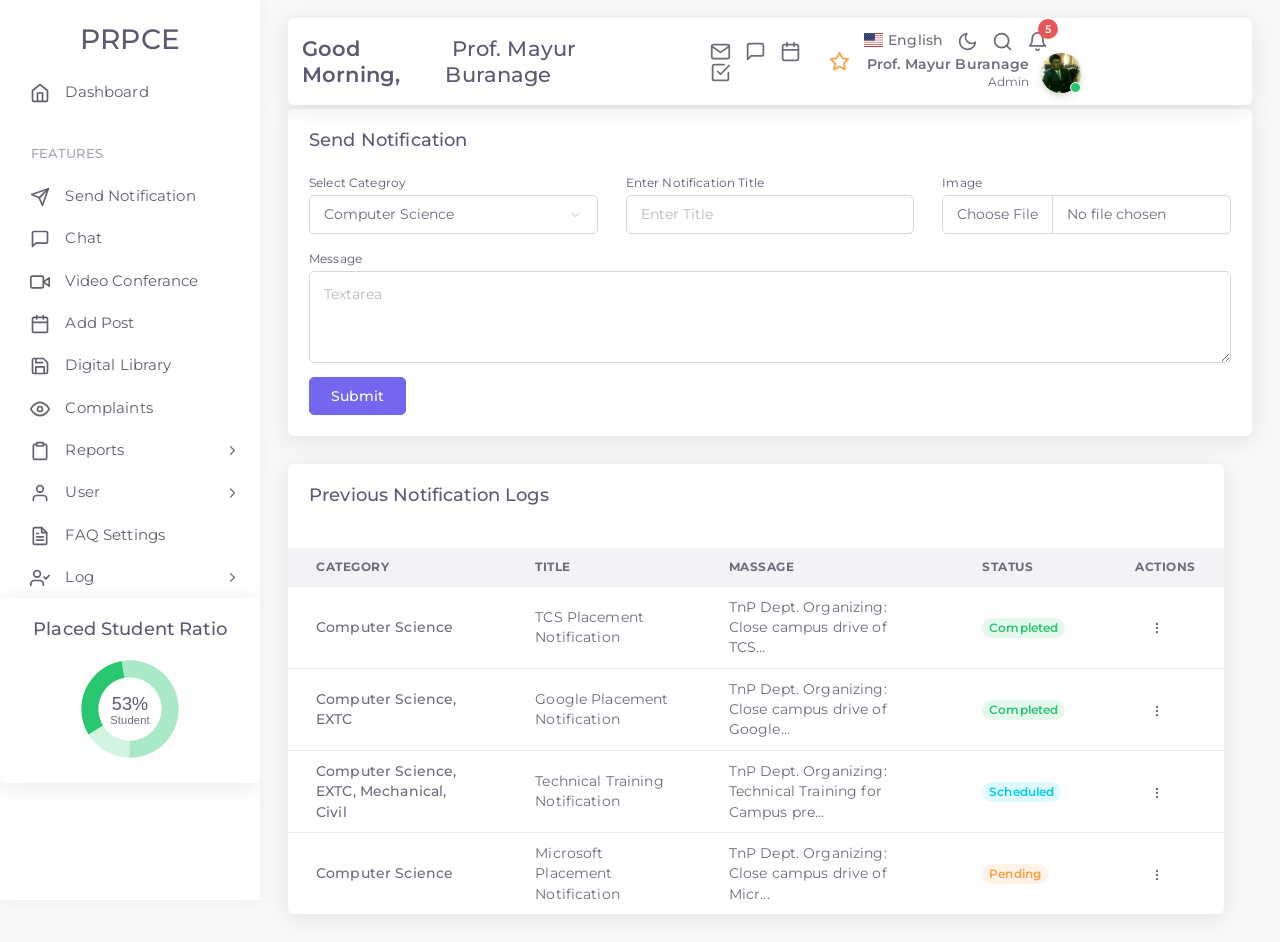
<file: send-notification.html>
<!DOCTYPE html>
 
<html class="loading" lang="en" data-textdirection="ltr">
  <!-- BEGIN: Head-->
  <head>
    <meta http-equiv="Content-Type" content="text/html; charset=UTF-8">
    <meta http-equiv="X-UA-Compatible" content="IE=edge">
    <meta name="viewport" content="width=device-width,initial-scale=1.0,user-scalable=0,minimal-ui">
   
    <title>TnP System - Send Notification</title>
    <link rel="apple-touch-icon" href="app-assets/images/ico/apple-icon-120.png">
    <link rel="shortcut icon" type="image/x-icon" href="app-assets/images/ico/favicon.ico">
    <link href="https://fonts.googleapis.com/css2?family=Montserrat:ital,wght@0,300;0,400;0,500;0,600;1,400;1,500;1,600" rel="stylesheet">

    <!-- BEGIN: Vendor CSS-->
    <link rel="stylesheet" type="text/css" href="app-assets/vendors/css/vendors.min.css">
    <link rel="stylesheet" type="text/css" href="app-assets/vendors/css/editors/quill/katex.min.css">
    <link rel="stylesheet" type="text/css" href="app-assets/vendors/css/editors/quill/monokai-sublime.min.css">
    <link rel="stylesheet" type="text/css" href="app-assets/vendors/css/editors/quill/quill.snow.css">
    <link rel="stylesheet" type="text/css" href="app-assets/vendors/css/extensions/toastr.min.css">
    <link rel="stylesheet" type="text/css" href="app-assets/vendors/css/forms/select/select2.min.css">
    <link rel="preconnect" href="https://fonts.gstatic.com">
    <link rel="stylesheet" type="text/css" href="https://fonts.googleapis.com/css2?family=Inconsolata&amp;family=Roboto+Slab&amp;family=Slabo+27px&amp;family=Sofia&amp;family=Ubuntu+Mono&amp;display=swap">
    <!-- END: Vendor CSS-->

    <!-- BEGIN: Theme CSS-->
    <link rel="stylesheet" type="text/css" href="app-assets/css/bootstrap.min.css">
    <link rel="stylesheet" type="text/css" href="app-assets/css/bootstrap-extended.min.css">
    <link rel="stylesheet" type="text/css" href="app-assets/css/colors.min.css">
    <link rel="stylesheet" type="text/css" href="app-assets/css/components.min.css">
    <link rel="stylesheet" type="text/css" href="app-assets/css/themes/dark-layout.min.css">
    <link rel="stylesheet" type="text/css" href="app-assets/css/themes/bordered-layout.min.css">
    <link rel="stylesheet" type="text/css" href="app-assets/css/themes/semi-dark-layout.min.css">

    <!-- BEGIN: Page CSS-->
    <link rel="stylesheet" type="text/css" href="app-assets/css/core/menu/menu-types/vertical-menu.min.css">
    <link rel="stylesheet" type="text/css" href="app-assets/css/plugins/forms/form-quill-editor.min.css">
    <link rel="stylesheet" type="text/css" href="app-assets/css/plugins/extensions/ext-component-toastr.min.css">
    <link rel="stylesheet" type="text/css" href="app-assets/css/pages/app-email.min.css">
    <!-- END: Page CSS-->

    <!-- BEGIN: Custom CSS-->
    <link rel="stylesheet" type="text/css" href="assets/css/style.css">
    <!-- END: Custom CSS-->

  </head>
  <!-- END: Head-->

  <!-- BEGIN: Body-->
  <body class="vertical-layout vertical-menu-modern content-left-sidebar navbar-floating footer-static  " data-open="click" data-menu="vertical-menu-modern" data-col="content-left-sidebar">

    <!-- BEGIN: Header-->
    <nav class="header-navbar navbar navbar-expand-lg align-items-center floating-nav navbar-light navbar-shadow container-xxl">
    
      <div class="navbar-container d-flex content">
        <h3 style="margin-top: 7px;
        display: flex;
        align-items: center;"><b>Good Morning, </b>&nbsp;Prof. Mayur Buranage&nbsp;&nbsp;&nbsp;&nbsp;&nbsp;&nbsp;&nbsp;&nbsp;</h3>
        <div class="bookmark-wrapper d-flex align-items-center">
          <ul class="nav navbar-nav d-xl-none">
            <li class="nav-item"><a class="nav-link menu-toggle" href="#"><i class="ficon" data-feather="menu"></i></a></li>
          </ul>
          <ul class="nav navbar-nav bookmark-icons">
            <li class="nav-item d-none d-lg-block"><a class="nav-link" href="#" data-bs-toggle="tooltip" data-bs-placement="bottom" title="Email"><i class="ficon" data-feather="mail"></i></a></li>
            <li class="nav-item d-none d-lg-block"><a class="nav-link" href="#" data-bs-toggle="tooltip" data-bs-placement="bottom" title="Chat"><i class="ficon" data-feather="message-square"></i></a></li>
            <li class="nav-item d-none d-lg-block"><a class="nav-link"href="#" data-bs-toggle="tooltip" data-bs-placement="bottom" title="Calendar"><i class="ficon" data-feather="calendar"></i></a></li>
            <li class="nav-item d-none d-lg-block"><a class="nav-link" hhref="#" data-bs-toggle="tooltip" data-bs-placement="bottom" title="Todo"><i class="ficon" data-feather="check-square"></i></a></li>
          </ul>
          <ul class="nav navbar-nav">
            <li class="nav-item d-none d-lg-block"><a class="nav-link bookmark-star"><i class="ficon text-warning" data-feather="star"></i></a>
              <div class="bookmark-input search-input">
                <div class="bookmark-input-icon"><i data-feather="search"></i></div>
                <input class="form-control input" type="text" placeholder="Bookmark" tabindex="0" data-search="search">
                <ul class="search-list search-list-bookmark"></ul>
              </div>
            </li>
          </ul>
        </div>
        <ul class="nav navbar-nav align-items-center ms-auto">
          <li class="nav-item dropdown dropdown-language"><a class="nav-link dropdown-toggle" id="dropdown-flag" href="#" data-bs-toggle="dropdown" aria-haspopup="true" aria-expanded="false"><i class="flag-icon flag-icon-us"></i><span class="selected-language">English</span></a>
          
          </li>
          <li class
          <li class="nav-item d-none d-lg-block"><a class="nav-link nav-link-style"><i class="ficon" data-feather="moon"></i></a></li>
          <li class="nav-item nav-search"><a class="nav-link nav-link-search"><i class="ficon" data-feather="search"></i></a>
            <div class="search-input">
              <div class="search-input-icon"><i data-feather="search"></i></div>
              <input class="form-control input" type="text" placeholder="Explore Vuexy..." tabindex="-1" data-search="search">
              <div class="search-input-close"><i data-feather="x"></i></div>
              <ul class="search-list search-list-main"></ul>
            </div>
          </li>
          
          <li class="nav-item dropdown dropdown-notification me-25"><a class="nav-link" href="#" data-bs-toggle="dropdown"><i class="ficon" data-feather="bell"></i><span class="badge rounded-pill bg-danger badge-up">5</span></a>
            <ul class="dropdown-menu dropdown-menu-media dropdown-menu-end">
              <li class="dropdown-menu-header">
                <div class="dropdown-header d-flex">
                  <h4 class="notification-title mb-0 me-auto">Notifications</h4>
                  <div class="badge rounded-pill badge-light-primary">6 New</div>
                </div>
              </li>
              <li class="scrollable-container media-list"><a class="d-flex" href="#">
                  <div class="list-item d-flex align-items-start">
                    <div class="me-1">
                      <div class="avatar"><img src="app-assets/images/portrait/small/avatar-s-31.jpg" alt="avatar" width="32" height="32"></div>
                    </div>
                    <div class="list-item-body flex-grow-1">
                      <p class="media-heading"><span class="fw-bolder">New message</span>&nbsp;received</p><small class="notification-text"> You have 3 unread messages</small>
                    </div>
                  </div></a><a class="d-flex" href="#">
                  <div class="list-item d-flex align-items-start">
                    <div class="me-1">
                      <div class="avatar"><img src="app-assets/images/portrait/small/avatar-s-3.jpg" alt="avatar" width="32" height="32"></div>
                    </div>
                    <div class="list-item-body flex-grow-1">
                      <p class="media-heading"><span class="fw-bolder">New message</span>&nbsp;received</p><small class="notification-text"> You have 10 unread messages</small>
                    </div>
                  </div></a>
                <div class="list-item d-flex align-items-center">
                  <h6 class="fw-bolder me-auto mb-0">System Notifications</h6>
                  <div class="form-check form-check-primary form-switch">
                    <input class="form-check-input" id="systemNotification" type="checkbox" checked="">
                    <label class="form-check-label" for="systemNotification"></label>
                  </div>
                </div><a class="d-flex" href="#">
                  <div class="list-item d-flex align-items-start">
                    <div class="me-1">
                      <div class="avatar bg-light-danger">
                        <div class="avatar-content"><i class="avatar-icon" data-feather="x"></i></div>
                      </div>
                    </div>
                    <div class="list-item-body flex-grow-1">
                      <p class="media-heading"><span class="fw-bolder">Server down</span>&nbsp;registered</p><small class="notification-text"> USA Server is down due to high CPU usage</small>
                    </div>
                  </div></a><a class="d-flex" href="#">
                  <div class="list-item d-flex align-items-start">
                    <div class="me-1">
                      <div class="avatar bg-light-success">
                        <div class="avatar-content"><i class="avatar-icon" data-feather="check"></i></div>
                      </div>
                    </div>
                    <div class="list-item-body flex-grow-1">
                      <p class="media-heading"><span class="fw-bolder">Students report</span>&nbsp;generated</p><small class="notification-text"> Last month sales report generated</small>
                    </div>
                  </div></a><a class="d-flex" href="#">
                  <div class="list-item d-flex align-items-start">
                    <div class="me-1">
                      <div class="avatar bg-light-warning">
                        <div class="avatar-content"><i class="avatar-icon" data-feather="alert-triangle"></i></div>
                      </div>
                    </div>
                    <div class="list-item-body flex-grow-1">
                      <p class="media-heading"><span class="fw-bolder">High memory</span>&nbsp;usage</p><small class="notification-text"> Server using high memory</small>
                    </div>
                  </div></a>
              </li>
              <li class="dropdown-menu-footer"><a class="btn btn-primary w-100" href="#">Read all notifications</a></li>
            </ul>
          </li>
          <li class="nav-item dropdown dropdown-user"><a class="nav-link dropdown-toggle dropdown-user-link" id="dropdown-user" href="#" data-bs-toggle="dropdown" aria-haspopup="true" aria-expanded="false">
              <div class="user-nav d-sm-flex d-none"><span class="user-name fw-bolder">Prof. Mayur Buranage</span><span class="user-status">Admin</span></div><span class="avatar"><img class="round" src="app-assets/images/portrait/small/avatar-s-11.jpg" alt="avatar" height="40" width="40"><span class="avatar-status-online"></span></span></a>
            <div class="dropdown-menu dropdown-menu-end" aria-labelledby="dropdown-user"><a class="dropdown-item" href="#"><i class="me-50" data-feather="user"></i> Profile</a>
              <div class="dropdown-divider"></div><a class="dropdown-item" href="#"><i class="me-50" data-feather="settings"></i> Settings</a><a class="dropdown-item" href="#"><i class="me-50" data-feather="help-circle"></i> FAQ</a><a class="dropdown-item" href="#"><i class="me-50" data-feather="power"></i> Logout</a>
            </div>
          </li>
        </ul>
      </div>
    </nav>
    <ul class="main-search-list-defaultlist d-none">
      <li class="d-flex align-items-center"><a href="#">
          <h6 class="section-label mt-75 mb-0">Files</h6></a></li>
      <li class="auto-suggestion"><a class="d-flex align-items-center justify-content-between w-100" href="file-manager.html">
          <div class="d-flex">
            <div class="me-75"><img src="app-assets/images/icons/xls.png" alt="png" height="32"></div>
            <div class="search-data">
              <p class="search-data-title mb-0">Two new item submitted</p><small class="text-muted">Marketing Manager</small>
            </div>
          </div><small class="search-data-size me-50 text-muted">&apos;17kb</small></a></li>
      <li class="auto-suggestion"><a class="d-flex align-items-center justify-content-between w-100" href="file-manager.html">
          <div class="d-flex">
            <div class="me-75"><img src="app-assets/images/icons/jpg.png" alt="png" height="32"></div>
            <div class="search-data">
              <p class="search-data-title mb-0">52 JPG file Generated</p><small class="text-muted">FontEnd Developer</small>
            </div>
          </div><small class="search-data-size me-50 text-muted">&apos;11kb</small></a></li>
      <li class="auto-suggestion"><a class="d-flex align-items-center justify-content-between w-100" href="file-manager.html">
          <div class="d-flex">
            <div class="me-75"><img src="app-assets/images/icons/pdf.png" alt="png" height="32"></div>
            <div class="search-data">
              <p class="search-data-title mb-0">25 PDF File Uploaded</p><small class="text-muted">Digital Marketing Manager</small>
            </div>
          </div><small class="search-data-size me-50 text-muted">&apos;150kb</small></a></li>
      <li class="auto-suggestion"><a class="d-flex align-items-center justify-content-between w-100" href="file-manager.html">
          <div class="d-flex">
            <div class="me-75"><img src="app-assets/images/icons/doc.png" alt="png" height="32"></div>
            <div class="search-data">
              <p class="search-data-title mb-0">Anna_Strong.doc</p><small class="text-muted">Web Designer</small>
            </div>
          </div><small class="search-data-size me-50 text-muted">&apos;256kb</small></a></li>
      <li class="d-flex align-items-center"><a href="#">
          <h6 class="section-label mt-75 mb-0">Members</h6></a></li>
      <li class="auto-suggestion"><a class="d-flex align-items-center justify-content-between py-50 w-100" href="user-view-account.html">
          <div class="d-flex align-items-center">
            <div class="avatar me-75"><img src="app-assets/images/portrait/small/avatar-s-8.jpg" alt="png" height="32"></div>
            <div class="search-data">
              <p class="search-data-title mb-0">Prof. Mayur Buranage</p><small class="text-muted">UI designer</small>
            </div>
          </div></a></li>
      <li class="auto-suggestion"><a class="d-flex align-items-center justify-content-between py-50 w-100" href="user-view-account.html">
          <div class="d-flex align-items-center">
            <div class="avatar me-75"><img src="app-assets/images/portrait/small/avatar-s-1.jpg" alt="png" height="32"></div>
            <div class="search-data">
              <p class="search-data-title mb-0">Michal Clark</p><small class="text-muted">FontEnd Developer</small>
            </div>
          </div></a></li>
      <li class="auto-suggestion"><a class="d-flex align-items-center justify-content-between py-50 w-100" href="user-view-account.html">
          <div class="d-flex align-items-center">
            <div class="avatar me-75"><img src="app-assets/images/portrait/small/avatar-s-14.jpg" alt="png" height="32"></div>
            <div class="search-data">
              <p class="search-data-title mb-0">Milena Gibson</p><small class="text-muted">Digital Marketing Manager</small>
            </div>
          </div></a></li>
      <li class="auto-suggestion"><a class="d-flex align-items-center justify-content-between py-50 w-100" href="user-view-account.html">
          <div class="d-flex align-items-center">
            <div class="avatar me-75"><img src="app-assets/images/portrait/small/avatar-s-6.jpg" alt="png" height="32"></div>
            <div class="search-data">
              <p class="search-data-title mb-0">Anna Strong</p><small class="text-muted">Web Designer</small>
            </div>
          </div></a></li>
    </ul>
    <ul class="main-search-list-defaultlist-other-list d-none">
      <li class="auto-suggestion justify-content-between"><a class="d-flex align-items-center justify-content-between w-100 py-50">
          <div class="d-flex justify-content-start"><span class="me-75" data-feather="alert-circle"></span><span>No results found.</span></div></a></li>
    </ul>
    <!-- END: Header-->


    <!-- BEGIN: Main Menu-->
    <div class="main-menu menu-fixed menu-light menu-accordion menu-shadow" data-scroll-to-active="true">
      <h1 style="text-align: center;
      margin-top: 23px;">PRPCE</h1>
      <!-- <div class="navbar-header">
        <ul class="nav navbar-nav flex-row">
          <li class="nav-item me-auto"><a class="navbar-brand" href="https://www.prpcem.org/wp-content/uploads/2020/07/PR-Pote-Patil-College-Amravati-Logo.jpeg"><span class="brand-logo"></span>
                <svg viewbox="0 0 139 95" version="1.1" xmlns="http://www.w3.org/2000/svg" xmlns:xlink="http://www.w3.org/1999/xlink" height="24">
                  <defs>
                    <lineargradient id="linearGradient-1" x1="100%" y1="10.5120544%" x2="50%" y2="89.4879456%">
                      <stop stop-color="#000000" offset="0%"></stop>
                      <stop stop-color="#FFFFFF" offset="100%"></stop>
                    </lineargradient>
                    <lineargradient id="linearGradient-2" x1="64.0437835%" y1="46.3276743%" x2="37.373316%" y2="100%">
                      <stop stop-color="#EEEEEE" stop-opacity="0" offset="0%"></stop>
                      <stop stop-color="#FFFFFF" offset="100%"></stop>
                    </lineargradient>
                  </defs>
                  <g id="Page-1" stroke="none" stroke-width="1" fill="none" fill-rule="evenodd">
                    <g id="Artboard" transform="translate(-400.000000, -178.000000)">
                      <g id="Group" transform="translate(400.000000, 178.000000)">
                        <path class="text-primary" id="Path" d="M-5.68434189e-14,2.84217094e-14 L39.1816085,2.84217094e-14 L69.3453773,32.2519224 L101.428699,2.84217094e-14 L138.784583,2.84217094e-14 L138.784199,29.8015838 C137.958931,37.3510206 135.784352,42.5567762 132.260463,45.4188507 C128.736573,48.2809251 112.33867,64.5239941 83.0667527,94.1480575 L56.2750821,94.1480575 L6.71554594,44.4188507 C2.46876683,39.9813776 0.345377275,35.1089553 0.345377275,29.8015838 C0.345377275,24.4942122 0.230251516,14.560351 -5.68434189e-14,2.84217094e-14 Z" style="fill:currentColor"></path>
                        <path id="Path1" d="M69.3453773,32.2519224 L101.428699,1.42108547e-14 L138.784583,1.42108547e-14 L138.784199,29.8015838 C137.958931,37.3510206 135.784352,42.5567762 132.260463,45.4188507 C128.736573,48.2809251 112.33867,64.5239941 83.0667527,94.1480575 L56.2750821,94.1480575 L32.8435758,70.5039241 L69.3453773,32.2519224 Z" fill="url(#linearGradient-1)" opacity="0.2"></path>
                        <polygon id="Path-2" fill="#000000" opacity="0.049999997" points="69.3922914 32.4202615 32.8435758 70.5039241 54.0490008 16.1851325"></polygon>
                        <polygon id="Path-21" fill="#000000" opacity="0.099999994" points="69.3922914 32.4202615 32.8435758 70.5039241 58.3683556 20.7402338"></polygon>
                        <polygon id="Path-3" fill="url(#linearGradient-2)" opacity="0.099999994" points="101.428699 0 83.0667527 94.1480575 130.378721 47.0740288"></polygon>
                      </g>
                    </g>
                  </g>
                </svg></span>
              <h2 class="brand-text">Vuexy</h2></a></li>
          <li class="nav-item nav-toggle"><a class="nav-link modern-nav-toggle pe-0" data-bs-toggle="collapse"><i class="d-block d-xl-none text-primary toggle-icon font-medium-4" data-feather="x"></i><i class="d-none d-xl-block collapse-toggle-icon font-medium-4  text-primary" data-feather="disc" data-ticon="disc"></i></a></li>
        </ul>
      </div> -->
      <div class="shadow-bottom"></div>
      <div class="main-menu-content">
        <ul class="navigation navigation-main" id="main-menu-navigation" data-menu="menu-navigation">
          <!-- <li class=" nav-item"><a class="d-flex align-items-center" href="dashboard.html"><i data-feather="home"></i><span class="menu-title text-truncate" data-i18n="Dashboards">Dashboards</span><span class="badge badge-light-warning rounded-pill ms-auto me-1">2</span></a>
            <ul class="menu-content">
              <li><a class="d-flex align-items-center" href="dashboard-analytics.html"><i data-feather="circle"></i><span class="menu-item text-truncate" data-i18n="Analytics">Analytics</span></a>
              </li>
              <li class="active"><a class="d-flex align-items-center" href="dashboard-ecommerce.html"><i data-feather="circle"></i><span class="menu-item text-truncate" data-i18n="eCommerce">eCommerce</span></a>
              </li>
            </ul>
          </li> -->
          <li class=" nav-item"><a class="d-flex align-items-center" href="dashboard.html"><i data-feather="home"></i><span class="menu-title text-truncate" data-i18n="Email">Dashboard</span></a>
          </li>
          <li class=" navigation-header"><span data-i18n="Apps &amp; Pages">Features</span><i data-feather="more-horizontal"></i>
          </li>
          <li class=" nav-item"><a class="d-flex align-items-center" href="send-notification.html"><i data-feather="send"></i><span class="menu-title text-truncate" data-i18n="Email">Send Notification</span></a>
          </li>
          <li class=" nav-item"><a class="d-flex align-items-center" href="chat.html"><i data-feather="message-square"></i><span class="menu-title text-truncate" data-i18n="Chat">Chat</span></a>
          </li>
          <li class=" nav-item"><a class="d-flex align-items-center" href="coming-soon.html"><i data-feather="video"></i><span class="menu-title text-truncate" data-i18n="Todo">Video Conferance</span></a>
          </li>
          <li class=" nav-item"><a class="d-flex align-items-center" href="add-post.html"><i data-feather="calendar"></i><span class="menu-title text-truncate" data-i18n="Calendar">Add Post</span></a>
          </li>
          <!-- <li class=" nav-item"><a class="d-flex align-items-center" href="app-kanban.html"><i data-feather="grid"></i><span class="menu-title text-truncate" data-i18n="Kanban">Kanban</span></a>
          </li> -->
          <!-- <li class=" nav-item"><a class="d-flex align-items-center" href="#"><i data-feather="file-text"></i><span class="menu-title text-truncate" data-i18n="Invoice">Invoice</span></a>
            <ul class="menu-content">
              <li><a class="d-flex align-items-center" href="app-invoice-list.html"><i data-feather="circle"></i><span class="menu-item text-truncate" data-i18n="List">List</span></a>
              </li>
              <li><a class="d-flex align-items-center" href="app-invoice-preview.html"><i data-feather="circle"></i><span class="menu-item text-truncate" data-i18n="Preview">Preview</span></a>
              </li>
              <li><a class="d-flex align-items-center" href="app-invoice-edit.html"><i data-feather="circle"></i><span class="menu-item text-truncate" data-i18n="Edit">Edit</span></a>
              </li>
              <li><a class="d-flex align-items-center" href="app-invoice-add.html"><i data-feather="circle"></i><span class="menu-item text-truncate" data-i18n="Add">Add</span></a>
              </li>
            </ul>
          </li> -->
          <li class=" nav-item"><a class="d-flex align-items-center" href="file-manager.html"><i data-feather="save"></i><span class="menu-title text-truncate" data-i18n="File Manager">Digital Library</span></a>
          </li>
          <li class=" nav-item"><a class="d-flex align-items-center" href="complaints.html"><i data-feather="eye"></i><span class="menu-title text-truncate" data-i18n="Roles &amp; Permission">Complaints</span></a>
            <!-- <ul class="menu-content">
              <li><a class="d-flex align-items-center" href="app-access-roles.html"><i data-feather="circle"></i><span class="menu-item text-truncate" data-i18n="Roles">Roles</span></a>
              </li>
              <li><a class="d-flex align-items-center" href="complaints.html"><i data-feather="circle"></i><span class="menu-item text-truncate" data-i18n="Permission">Permission</span></a>
              </li>
            </ul> -->
          </li>
          <li class=" nav-item"><a class="d-flex align-items-center" ><i data-feather='clipboard'></i><span class="menu-title text-truncate" data-i18n="eCommerce">Reports</span></a>
            <ul class="menu-content">
              <li><a class="d-flex align-items-center" href="reports.html"><i data-feather="circle"></i><span class="menu-item text-truncate" data-i18n="Shop">Placed Student</span></a>
              </li>
              <li><a class="d-flex align-items-center" href="coming-soon.html"><i data-feather="circle"></i><span class="menu-item text-truncate" data-i18n="Details">Non Placed Student</span></a>
              </li>
             
            </ul>
          </li>
          <li class=" nav-item"><a class="d-flex align-items-center" href="#"><i data-feather="user"></i><span class="menu-title text-truncate" data-i18n="User">User</span></a>
            <ul class="menu-content">
              <li><a class="d-flex align-items-center" href="user-list.html"><i data-feather="circle"></i><span class="menu-item text-truncate" data-i18n="List">Student</span></a>
              </li>
              <li><a class="d-flex align-items-center" href="user-list.html"><i data-feather="circle"></i><span class="menu-item text-truncate" data-i18n="List">HR</span></a>
              </li>
              <li><a class="d-flex align-items-center" href="user-list.html"><i data-feather="circle"></i><span class="menu-item text-truncate" data-i18n="List">Co-Ordinator</span></a>
              </li>
              <li><a class="d-flex align-items-center" href="user-view-account.html"><i data-feather="circle"></i><span class="menu-item text-truncate" data-i18n="List">Sample Profile</span></a>
              </li>
              <!-- <li><a class="d-flex align-items-center" href="#"><i data-feather="circle"></i><span class="menu-item text-truncate" data-i18n="View">View</span></a>
                <ul class="menu-content">
                  <li><a class="d-flex align-items-center" href="user-view-account.html"><span class="menu-item text-truncate" data-i18n="Account">Account</span></a>
                  </li>
                  <li><a class="d-flex align-items-center" href="app-user-view-security.html"><span class="menu-item text-truncate" data-i18n="Security">Security</span></a>
                  </li>
                  <li><a class="d-flex align-items-center" href="app-user-view-billing.html"><span class="menu-item text-truncate" data-i18n="Billing &amp; Plans">Billing &amp; Plans</span></a>
                  </li>
                  <li><a class="d-flex align-items-center" href="app-user-view-notifications.html"><span class="menu-item text-truncate" data-i18n="Notifications">Notifications</span></a>
                  </li>
                  <li><a class="d-flex align-items-center" href="app-user-view-connections.html"><span class="menu-item text-truncate" data-i18n="Connections">Connections</span></a>
                  </li>
                </ul>
              </li> -->
            </ul>
          </li>
          <li class=" nav-item"><a class="d-flex align-items-center" href="coming-soon.html"><i data-feather="file-text"></i><span class="menu-title text-truncate" data-i18n="Pages"> FAQ Settings</span></a>
            <!-- <ul class="menu-content">
              <li><a class="d-flex align-items-center" href="#"><i data-feather="circle"></i><span class="menu-item text-truncate" data-i18n="Account Settings">Account Settings</span></a>
                <ul class="menu-content">
                  <li><a class="d-flex align-items-center" href="page-account-settings-account.html"><span class="menu-item text-truncate" data-i18n="Account">Account</span></a>
                  </li>
                  <li><a class="d-flex align-items-center" href="page-account-settings-security.html"><span class="menu-item text-truncate" data-i18n="Security">Security</span></a>
                  </li>
                  <li><a class="d-flex align-items-center" href="page-account-settings-billing.html"><span class="menu-item text-truncate" data-i18n="Billings &amp; Plans">Billings &amp; Plans</span></a>
                  </li>
                  <li><a class="d-flex align-items-center" href="page-account-settings-notifications.html"><span class="menu-item text-truncate" data-i18n="Notifications">Notifications</span></a>
                  </li>
                  <li><a class="d-flex align-items-center" href="page-account-settings-connections.html"><span class="menu-item text-truncate" data-i18n="Connections">Connections</span></a>
                  </li>
                </ul>
              </li>
              <li><a class="d-flex align-items-center" href="page-profile.html"><i data-feather="circle"></i><span class="menu-item text-truncate" data-i18n="Profile">Profile</span></a>
              </li>
              <li><a class="d-flex align-items-center" href="page-faq.html"><i data-feather="circle"></i><span class="menu-item text-truncate" data-i18n="FAQ">FAQ</span></a>
              </li>
              <li><a class="d-flex align-items-center" href="page-knowledge-base.html"><i data-feather="circle"></i><span class="menu-item text-truncate" data-i18n="Knowledge Base">Knowledge Base</span></a>
              </li>
              <li><a class="d-flex align-items-center" href="page-pricing.html"><i data-feather="circle"></i><span class="menu-item text-truncate" data-i18n="Pricing">Pricing</span></a>
              </li>
              <li><a class="d-flex align-items-center" href="page-license.html"><i data-feather="circle"></i><span class="menu-item text-truncate" data-i18n="License">License</span></a>
              </li>
              <li><a class="d-flex align-items-center" href="page-api-key.html"><i data-feather="circle"></i><span class="menu-item text-truncate" data-i18n="API Key">API Key</span></a>
              </li>
              <li><a class="d-flex align-items-center" href="#"><i data-feather="circle"></i><span class="menu-item text-truncate" data-i18n="Blog">Blog</span></a>
                <ul class="menu-content">
                  <li><a class="d-flex align-items-center" href="page-blog-list.html"><span class="menu-item text-truncate" data-i18n="List">List</span></a>
                  </li>
                  <li><a class="d-flex align-items-center" href="page-blog-detail.html"><span class="menu-item text-truncate" data-i18n="Detail">Detail</span></a>
                  </li>
                  <li><a class="d-flex align-items-center" href="page-blog-edit.html"><span class="menu-item text-truncate" data-i18n="Edit">Edit</span></a>
                  </li>
                </ul>
              </li>
              <li><a class="d-flex align-items-center" href="#"><i data-feather="circle"></i><span class="menu-item text-truncate" data-i18n="Mail Template">Mail Template</span></a>
                <ul class="menu-content">
                  <li><a class="d-flex align-items-center" href="https://pixinvent.com/demo/vuexy-mail-template/mail-welcome.html" target="_blank"><span class="menu-item text-truncate" data-i18n="Welcome">Welcome</span></a>
                  </li>
                  <li><a class="d-flex align-items-center" href="https://pixinvent.com/demo/vuexy-mail-template/mail-reset-password.html" target="_blank"><span class="menu-item text-truncate" data-i18n="Reset Password">Reset Password</span></a>
                  </li>
                  <li><a class="d-flex align-items-center" href="https://pixinvent.com/demo/vuexy-mail-template/mail-verify-email.html" target="_blank"><span class="menu-item text-truncate" data-i18n="Verify Email">Verify Email</span></a>
                  </li>
                  <li><a class="d-flex align-items-center" href="https://pixinvent.com/demo/vuexy-mail-template/mail-deactivate-account.html" target="_blank"><span class="menu-item text-truncate" data-i18n="Deactivate Account">Deactivate Account</span></a>
                  </li>
                  <li><a class="d-flex align-items-center" href="https://pixinvent.com/demo/vuexy-mail-template/mail-invoice.html" target="_blank"><span class="menu-item text-truncate" data-i18n="Invoice">Invoice</span></a>
                  </li>
                  <li><a class="d-flex align-items-center" href="https://pixinvent.com/demo/vuexy-mail-template/mail-promotional.html" target="_blank"><span class="menu-item text-truncate" data-i18n="Promotional">Promotional</span></a>
                  </li>
                </ul>
              </li>
              <li><a class="d-flex align-items-center" href="#"><i data-feather="circle"></i><span class="menu-item text-truncate" data-i18n="Miscellaneous">Miscellaneous</span></a>
                <ul class="menu-content">
                  <li><a class="d-flex align-items-center" href="page-misc-coming-soon.html" target="_blank"><span class="menu-item text-truncate" data-i18n="Coming Soon">Coming Soon</span></a>
                  </li>
                  <li><a class="d-flex align-items-center" href="page-misc-not-authorized.html" target="_blank"><span class="menu-item text-truncate" data-i18n="Not Authorized">Not Authorized</span></a>
                  </li>
                  <li><a class="d-flex align-items-center" href="page-misc-under-maintenance.html" target="_blank"><span class="menu-item text-truncate" data-i18n="Maintenance">Maintenance</span></a>
                  </li>
                  <li><a class="d-flex align-items-center" href="page-misc-error.html" target="_blank"><span class="menu-item text-truncate" data-i18n="Error">Error</span></a>
                  </li>
                </ul>
              </li>
            </ul> -->
          </li>
          <li class=" nav-item"><a class="d-flex align-items-center" href="#"><i data-feather="user-check"></i><span class="menu-title text-truncate" data-i18n="Authentication">Log</span></a>
            <ul class="menu-content">
            
                  <li><a class="d-flex align-items-center" href="user-log.html" ><span class="menu-item text-truncate" data-i18n="Basic">User Log</span></a>
                  </li>
                  <li><a class="d-flex align-items-center" href="chat-log.html" ><span class="menu-item text-truncate" data-i18n="Cover">Chat Log</span></a>
                  </li>
             
           
            </ul>
          </li>
         
          <div class="col-lg-12 col-md-6 col-12">
            <div class="card earnings-card">
              <div class="card-body">
                <div class="row">
                  <div class="col-12">
                    <h4 class="card-title mb-1" style="text-align: center;">Placed Student Ratio</h4>
                    <!-- <div class="font-small-2">This Month</div>
                    <h5 class="mb-1">$4055.56</h5>
                    <p class="card-text text-muted font-small-2">
                      <span class="fw-bolder">68.2%</span><span> more earnings than last month.</span>
                    </p> -->
                  </div>
                  <div class="col-12">
                    <div id="earnings-chart"></div>
                  </div>
                </div>
              </div>
            </div>
          </div>
          <!--
          <li class=" navigation-header"><span data-i18n="User Interface">User Interface</span><i data-feather="more-horizontal"></i>
          </li>
          <li class=" nav-item"><a class="d-flex align-items-center" href="ui-typography.html"><i data-feather="type"></i><span class="menu-title text-truncate" data-i18n="Typography">Typography</span></a>
          </li>
          <li class=" nav-item"><a class="d-flex align-items-center" href="ui-feather.html"><i data-feather="eye"></i><span class="menu-title text-truncate" data-i18n="Feather">Feather</span></a>
          </li>
          <li class=" nav-item"><a class="d-flex align-items-center" href="#"><i data-feather="credit-card"></i><span class="menu-title text-truncate" data-i18n="Card">Card</span><span class="badge badge-light-success rounded-pill ms-auto me-1">New</span></a>
            <ul class="menu-content">
              <li><a class="d-flex align-items-center" href="card-basic.html"><i data-feather="circle"></i><span class="menu-item text-truncate" data-i18n="Basic">Basic</span></a>
              </li>
              <li><a class="d-flex align-items-center" href="card-advance.html"><i data-feather="circle"></i><span class="menu-item text-truncate" data-i18n="Advance">Advance</span></a>
              </li>
              <li><a class="d-flex align-items-center" href="card-statistics.html"><i data-feather="circle"></i><span class="menu-item text-truncate" data-i18n="Statistics">Statistics</span></a>
              </li>
              <li><a class="d-flex align-items-center" href="card-analytics.html"><i data-feather="circle"></i><span class="menu-item text-truncate" data-i18n="Analytics">Analytics</span></a>
              </li>
              <li><a class="d-flex align-items-center" href="card-actions.html"><i data-feather="circle"></i><span class="menu-item text-truncate" data-i18n="Card Actions">Card Actions</span></a>
              </li>
            </ul>
          </li> -->
          <!-- <li class=" nav-item"><a class="d-flex align-items-center" href="#"><i data-feather="briefcase"></i><span class="menu-title text-truncate" data-i18n="Components">Components</span></a>
            <ul class="menu-content">
              <li><a class="d-flex align-items-center" href="component-accordion.html"><i data-feather="circle"></i><span class="menu-item text-truncate" data-i18n="Accordion">Accordion</span></a>
              </li>
              <li><a class="d-flex align-items-center" href="component-alerts.html"><i data-feather="circle"></i><span class="menu-item text-truncate" data-i18n="Alerts">Alerts</span></a>
              </li>
              <li><a class="d-flex align-items-center" href="component-avatar.html"><i data-feather="circle"></i><span class="menu-item text-truncate" data-i18n="Avatar">Avatar</span></a>
              </li>
              <li><a class="d-flex align-items-center" href="component-badges.html"><i data-feather="circle"></i><span class="menu-item text-truncate" data-i18n="Badges">Badges</span></a>
              </li>
              <li><a class="d-flex align-items-center" href="component-breadcrumbs.html"><i data-feather="circle"></i><span class="menu-item text-truncate" data-i18n="Breadcrumbs">Breadcrumbs</span></a>
              </li>
              <li><a class="d-flex align-items-center" href="component-buttons.html"><i data-feather="circle"></i><span class="menu-item text-truncate" data-i18n="Buttons">Buttons</span></a>
              </li>
              <li><a class="d-flex align-items-center" href="component-carousel.html"><i data-feather="circle"></i><span class="menu-item text-truncate" data-i18n="Carousel">Carousel</span></a>
              </li>
              <li><a class="d-flex align-items-center" href="component-collapse.html"><i data-feather="circle"></i><span class="menu-item text-truncate" data-i18n="Collapse">Collapse</span></a>
              </li>
              <li><a class="d-flex align-items-center" href="component-divider.html"><i data-feather="circle"></i><span class="menu-item text-truncate" data-i18n="Divider">Divider</span></a>
              </li>
              <li><a class="d-flex align-items-center" href="component-dropdowns.html"><i data-feather="circle"></i><span class="menu-item text-truncate" data-i18n="Dropdowns">Dropdowns</span></a>
              </li>
              <li><a class="d-flex align-items-center" href="component-list-group.html"><i data-feather="circle"></i><span class="menu-item text-truncate" data-i18n="List Group">List Group</span></a>
              </li>
              <li><a class="d-flex align-items-center" href="component-modals.html"><i data-feather="circle"></i><span class="menu-item text-truncate" data-i18n="Modals">Modals</span></a>
              </li>
              <li><a class="d-flex align-items-center" href="component-navs-component.html"><i data-feather="circle"></i><span class="menu-item text-truncate" data-i18n="Navs Component">Navs Component</span></a>
              </li>
              <li><a class="d-flex align-items-center" href="component-offcanvas.html"><i data-feather="circle"></i><span class="menu-item text-truncate" data-i18n="Offcanvas">Offcanvas</span></a>
              </li>
              <li><a class="d-flex align-items-center" href="component-pagination.html"><i data-feather="circle"></i><span class="menu-item text-truncate" data-i18n="Pagination">Pagination</span></a>
              </li>
              <li><a class="d-flex align-items-center" href="component-pill-badges.html"><i data-feather="circle"></i><span class="menu-item text-truncate" data-i18n="Pill Badges">Pill Badges</span></a>
              </li>
              <li><a class="d-flex align-items-center" href="component-pills-component.html"><i data-feather="circle"></i><span class="menu-item text-truncate" data-i18n="Pills Component">Pills Component</span></a>
              </li>
              <li><a class="d-flex align-items-center" href="component-popovers.html"><i data-feather="circle"></i><span class="menu-item text-truncate" data-i18n="Popovers">Popovers</span></a>
              </li>
              <li><a class="d-flex align-items-center" href="component-progress.html"><i data-feather="circle"></i><span class="menu-item text-truncate" data-i18n="Progress">Progress</span></a>
              </li>
              <li><a class="d-flex align-items-center" href="component-spinner.html"><i data-feather="circle"></i><span class="menu-item text-truncate" data-i18n="Spinner">Spinner</span></a>
              </li>
              <li><a class="d-flex align-items-center" href="component-tabs-component.html"><i data-feather="circle"></i><span class="menu-item text-truncate" data-i18n="Tabs Component">Tabs Component</span></a>
              </li>
              <li><a class="d-flex align-items-center" href="component-timeline.html"><i data-feather="circle"></i><span class="menu-item text-truncate" data-i18n="Timeline">Timeline</span></a>
              </li>
              <li><a class="d-flex align-items-center" href="component-bs-toast.html"><i data-feather="circle"></i><span class="menu-item text-truncate" data-i18n="Toasts">Toasts</span></a>
              </li>
              <li><a class="d-flex align-items-center" href="component-tooltips.html"><i data-feather="circle"></i><span class="menu-item text-truncate" data-i18n="Tooltips">Tooltips</span></a>
              </li>
            </ul>
          </li>
          <li class=" nav-item"><a class="d-flex align-items-center" href="#"><i data-feather="box"></i><span class="menu-title text-truncate" data-i18n="Extensions">Extensions</span></a>
            <ul class="menu-content">
              <li><a class="d-flex align-items-center" href="ext-component-sweet-alerts.html"><i data-feather="circle"></i><span class="menu-item text-truncate" data-i18n="Sweet Alert">Sweet Alert</span></a>
              </li>
              <li><a class="d-flex align-items-center" href="ext-component-blockui.html"><i data-feather="circle"></i><span class="menu-item text-truncate" data-i18n="Block UI">BlockUI</span></a>
              </li>
              <li><a class="d-flex align-items-center" href="ext-component-toastr.html"><i data-feather="circle"></i><span class="menu-item text-truncate" data-i18n="Toastr">Toastr</span></a>
              </li>
              <li><a class="d-flex align-items-center" href="ext-component-sliders.html"><i data-feather="circle"></i><span class="menu-item text-truncate" data-i18n="Sliders">Sliders</span></a>
              </li>
              <li><a class="d-flex align-items-center" href="ext-component-drag-drop.html"><i data-feather="circle"></i><span class="menu-item text-truncate" data-i18n="Drag &amp; Drop">Drag &amp; Drop</span></a>
              </li>
              <li><a class="d-flex align-items-center" href="ext-component-tour.html"><i data-feather="circle"></i><span class="menu-item text-truncate" data-i18n="Tour">Tour</span></a>
              </li>
              <li><a class="d-flex align-items-center" href="ext-component-clipboard.html"><i data-feather="circle"></i><span class="menu-item text-truncate" data-i18n="Clipboard">Clipboard</span></a>
              </li>
              <li><a class="d-flex align-items-center" href="ext-component-media-player.html"><i data-feather="circle"></i><span class="menu-item text-truncate" data-i18n="Media player">Media Player</span></a>
              </li>
              <li><a class="d-flex align-items-center" href="ext-component-context-menu.html"><i data-feather="circle"></i><span class="menu-item text-truncate" data-i18n="Context Menu">Context Menu</span></a>
              </li>
              <li><a class="d-flex align-items-center" href="ext-component-swiper.html"><i data-feather="circle"></i><span class="menu-item text-truncate" data-i18n="swiper">Swiper</span></a>
              </li>
              <li><a class="d-flex align-items-center" href="ext-component-tree.html"><i data-feather="circle"></i><span class="menu-item text-truncate" data-i18n="Tree">Tree</span></a>
              </li>
              <li><a class="d-flex align-items-center" href="ext-component-ratings.html"><i data-feather="circle"></i><span class="menu-item text-truncate" data-i18n="Ratings">Ratings</span></a>
              </li>
              <li><a class="d-flex align-items-center" href="ext-component-i18n.html"><i data-feather="circle"></i><span class="menu-item text-truncate" data-i18n="l18n">l18n</span></a>
              </li>
            </ul>
          </li> -->
          <!-- <li class=" nav-item"><a class="d-flex align-items-center" href="#"><i data-feather="layout"></i><span class="menu-title text-truncate" data-i18n="Page Layouts">Page Layouts</span></a>
            <ul class="menu-content">
              <li><a class="d-flex align-items-center" href="layout-collapsed-menu.html"><i data-feather="circle"></i><span class="menu-item text-truncate" data-i18n="Collapsed Menu">Collapsed Menu</span></a>
              </li>
              <li><a class="d-flex align-items-center" href="layout-full.html"><i data-feather="circle"></i><span class="menu-item text-truncate" data-i18n="Layout Full">Layout Full</span></a>
              </li>
              <li><a class="d-flex align-items-center" href="layout-without-menu.html"><i data-feather="circle"></i><span class="menu-item text-truncate" data-i18n="Without Menu">Without Menu</span></a>
              </li>
              <li><a class="d-flex align-items-center" href="layout-empty.html"><i data-feather="circle"></i><span class="menu-item text-truncate" data-i18n="Layout Empty">Layout Empty</span></a>
              </li>
              <li><a class="d-flex align-items-center" href="layout-blank.html"><i data-feather="circle"></i><span class="menu-item text-truncate" data-i18n="Layout Blank">Layout Blank</span></a>
              </li>
            </ul>
          </li> -->
          <!-- <li class=" navigation-header"><span data-i18n="Forms &amp; Tables">Forms &amp; Tables</span><i data-feather="more-horizontal"></i>
          </li> -->
          <!-- <li class=" nav-item"><a class="d-flex align-items-center" href="#"><i data-feather="copy"></i><span class="menu-title text-truncate" data-i18n="Form Elements">Form Elements</span></a>
            <ul class="menu-content">
              <li><a class="d-flex align-items-center" href="form-input.html"><i data-feather="circle"></i><span class="menu-item text-truncate" data-i18n="Input">Input</span></a>
              </li>
              <li><a class="d-flex align-items-center" href="form-input-groups.html"><i data-feather="circle"></i><span class="menu-item text-truncate" data-i18n="Input Groups">Input Groups</span></a>
              </li>
              <li><a class="d-flex align-items-center" href="form-input-mask.html"><i data-feather="circle"></i><span class="menu-item text-truncate" data-i18n="Input Mask">Input Mask</span></a>
              </li>
              <li><a class="d-flex align-items-center" href="form-textarea.html"><i data-feather="circle"></i><span class="menu-item text-truncate" data-i18n="Textarea">Textarea</span></a>
              </li>
              <li><a class="d-flex align-items-center" href="form-checkbox.html"><i data-feather="circle"></i><span class="menu-item text-truncate" data-i18n="Checkbox">Checkbox</span></a>
              </li>
              <li><a class="d-flex align-items-center" href="form-radio.html"><i data-feather="circle"></i><span class="menu-item text-truncate" data-i18n="Radio">Radio</span></a>
              </li>
              <li><a class="d-flex align-items-center" href="form-custom-options.html"><i data-feather="circle"></i><span class="menu-item text-truncate" data-i18n="Custom Options">Custom Options</span></a>
              </li>
              <li><a class="d-flex align-items-center" href="form-switch.html"><i data-feather="circle"></i><span class="menu-item text-truncate" data-i18n="Switch">Switch</span></a>
              </li>
              <li><a class="d-flex align-items-center" href="form-select.html"><i data-feather="circle"></i><span class="menu-item text-truncate" data-i18n="Select">Select</span></a>
              </li>
              <li><a class="d-flex align-items-center" href="form-number-input.html"><i data-feather="circle"></i><span class="menu-item text-truncate" data-i18n="Number Input">Number Input</span></a>
              </li>
              <li><a class="d-flex align-items-center" href="form-file-uploader.html"><i data-feather="circle"></i><span class="menu-item text-truncate" data-i18n="File Uploader">File Uploader</span></a>
              </li>
              <li><a class="d-flex align-items-center" href="form-quill-editor.html"><i data-feather="circle"></i><span class="menu-item text-truncate" data-i18n="Quill Editor">Quill Editor</span></a>
              </li>
              <li><a class="d-flex align-items-center" href="form-date-time-picker.html"><i data-feather="circle"></i><span class="menu-item text-truncate" data-i18n="Date &amp; Time Picker">Date &amp; Time Picker</span></a>
              </li>
            </ul>
          </li>
          <li class=" nav-item"><a class="d-flex align-items-center" href="form-layout.html"><i data-feather="box"></i><span class="menu-title text-truncate" data-i18n="Form Layout">Form Layout</span></a>
          </li>
          <li class=" nav-item"><a class="d-flex align-items-center" href="form-wizard.html"><i data-feather="package"></i><span class="menu-title text-truncate" data-i18n="Form Wizard">Form Wizard</span></a>
          </li>
          <li class=" nav-item"><a class="d-flex align-items-center" href="form-validation.html"><i data-feather="check-circle"></i><span class="menu-title text-truncate" data-i18n="Form Validation">Form Validation</span></a>
          </li>
          <li class=" nav-item"><a class="d-flex align-items-center" href="form-repeater.html"><i data-feather="rotate-cw"></i><span class="menu-title text-truncate" data-i18n="Form Repeater">Form Repeater</span></a>
          </li>
          <li class=" nav-item"><a class="d-flex align-items-center" href="table-bootstrap.html"><i data-feather="server"></i><span class="menu-title text-truncate" data-i18n="Table">Table</span></a>
          </li>
          <li class=" nav-item"><a class="d-flex align-items-center" href="#"><i data-feather="grid"></i><span class="menu-title text-truncate" data-i18n="Datatable">Datatable</span></a>
            <ul class="menu-content">
              <li><a class="d-flex align-items-center" href="table-datatable-basic.html"><i data-feather="circle"></i><span class="menu-item text-truncate" data-i18n="Basic">Basic</span></a>
              </li>
              <li><a class="d-flex align-items-center" href="table-datatable-advanced.html"><i data-feather="circle"></i><span class="menu-item text-truncate" data-i18n="Advanced">Advanced</span></a>
              </li>
            </ul>
          </li> -->
          <!-- <li class=" navigation-header"><span data-i18n="Charts &amp; Maps">Charts &amp; Maps</span><i data-feather="more-horizontal"></i>
          </li>
          <li class=" nav-item"><a class="d-flex align-items-center" href="#"><i data-feather="pie-chart"></i><span class="menu-title text-truncate" data-i18n="Charts">Charts</span><span class="badge badge-light-danger rounded-pill ms-auto me-2">2</span></a>
            <ul class="menu-content">
              <li><a class="d-flex align-items-center" href="chart-apex.html"><i data-feather="circle"></i><span class="menu-item text-truncate" data-i18n="Apex">Apex</span></a>
              </li>
              <li><a class="d-flex align-items-center" href="chart-chartjs.html"><i data-feather="circle"></i><span class="menu-item text-truncate" data-i18n="Chartjs">Chartjs</span></a>
              </li>
            </ul>
          </li> -->
          <!-- <li class=" nav-item"><a class="d-flex align-items-center" href="maps-leaflet.html"><i data-feather="map"></i><span class="menu-title text-truncate" data-i18n="Leaflet Maps">Leaflet Maps</span></a>
          </li>
          <li class=" navigation-header"><span data-i18n="Misc">Misc</span><i data-feather="more-horizontal"></i>
          </li>
          <li class=" nav-item"><a class="d-flex align-items-center" href="#"><i data-feather="menu"></i><span class="menu-title text-truncate" data-i18n="Menu Levels">Menu Levels</span></a>
            <ul class="menu-content">
              <li><a class="d-flex align-items-center" href="#"><i data-feather="circle"></i><span class="menu-item text-truncate" data-i18n="Second Level">Second Level 2.1</span></a>
              </li>
              <li><a class="d-flex align-items-center" href="#"><i data-feather="circle"></i><span class="menu-item text-truncate" data-i18n="Second Level">Second Level 2.2</span></a>
                <ul class="menu-content">
                  <li><a class="d-flex align-items-center" href="#"><span class="menu-item text-truncate" data-i18n="Third Level">Third Level 3.1</span></a>
                  </li>
                  <li><a class="d-flex align-items-center" href="#"><span class="menu-item text-truncate" data-i18n="Third Level">Third Level 3.2</span></a>
                  </li>
                </ul>
              </li>
            </ul>
          </li> -->
          <!-- <li class="disabled nav-item"><a class="d-flex align-items-center" href="#"><i data-feather="eye-off"></i><span class="menu-title text-truncate" data-i18n="Disabled Menu">Disabled Menu</span></a>
          </li>
          <li class=" nav-item"><a class="d-flex align-items-center" href="https://pixinvent.com/demo/vuexy-html-bootstrap-admin-template/documentation" target="_blank"><i data-feather="folder"></i><span class="menu-title text-truncate" data-i18n="Documentation">Documentation</span></a>
          </li>
          <li class=" nav-item"><a class="d-flex align-items-center" href="https://pixinvent.ticksy.com/" target="_blank"><i data-feather="life-buoy"></i><span class="menu-title text-truncate" data-i18n="Raise Support">Raise Support</span></a>
          </li> -->
        </ul>
      </div>
    </div>
    <!-- END: Main Menu-->

    <!-- BEGIN: Content-->
    <div class="app-content content email-application">
      <div class="row">
        <div class="col-12">
          <div class="col-md-12 col-12">
            <div class="card">
              <div class="card-header">
                <h4 class="card-title">Send Notification</h4>
              </div>
              <div class="card-body">
                <form class="needs-validation" novalidate>

                  <div class="row">
                    <div  class="col-4">

                      <div class="mb-1">
                        <label class="form-label" for="basic-addon-name">Select Categroy</label>
                        <div class="mb-1">
                          <!-- <label class="form-label" for="select2-nested">Nested</label> -->
                          <select class="select2 form-select" id="select2-nested">
                            <optgroup label="Select Branch">
                              <option value="CS">Computer Science</option>
                              <option value="EX">EXTC</option>
                              <option value="EL">Electrical</option>
                              <option value="ME">Mechanical</option>
                              <option value="CE">Civil</option>
                            </optgroup>
                            <optgroup label="Placed / Non Placed Student">
                              <option value="PS">Placed Student</option>
                              <option value="NPS">Non Placed Student</option>
                            </optgroup>
                          </select>
                        </div>
                      </div>
                    </div>
                    <div  class="col-4">
                      <div class="mb-1">
                        <label class="form-label" for="basicInput">Enter Notification Title</label>
                        <input type="text" class="form-control" id="basicInput" placeholder="Enter Title" />
                      </div>
                    </div>
                    <div  class="col-4">
                      <div class="mb-1 ">
                        <label for="customFile1" class="form-label">Image</label>
                        <input class="form-control" type="file" id="customFile1" required />
                      </div>
                    </div>
                  </div>

                  <div class="mb-1">
                    <label class="form-label" for="exampleFormControlTextarea1">Message</label>
                    <textarea
                      class="form-control"
                      id="exampleFormControlTextarea1"
                      rows="3"
                      placeholder="Textarea"
                    ></textarea>
                  </div>
                 
                  <button type="submit" class="btn btn-primary">Submit</button>
                </form>
              </div>
            </div>
          </div>
        </div>
        <div class="row" id="basic-table">
          <div class="col-12">
            <div class="card">
              <div class="card-header">
                <h4 class="card-title">Previous Notification Logs</h4>
              </div>
              <div class="card-body">
                <!-- <p class="card-text">
                  Using the most basic table Leanne Grahamup, here’s how <code>.table</code>-based tables look in Bootstrap. You
                  can use any example of below table for your table and it can be use with any type of bootstrap tables.
                </p> -->
              </div>
              <div class="table-responsive">
                <table class="table">
                  <thead>
                    <tr>
                      <th>Category</th>
                      <th>Title</th>
                      <th>Massage</th>
                      <th>Status</th>
                      <th>Actions</th>
                    </tr>
                  </thead>
                  <tbody>
                    <tr>
                      <td>
                        <span class="fw-bold">Computer Science</span>
                      </td>
                      <td>TCS Placement Notification</td>
                      <td>
                        TnP Dept. Organizing: Close campus drive of TCS...
                      </td>
                      <td><span class="badge rounded-pill badge-light-success me-1">Completed</span></td>
                      <td>
                        <div class="dropdown">
                          <button type="button" class="btn btn-sm dropdown-toggle hide-arrow py-0" data-bs-toggle="dropdown">
                            <i data-feather="more-vertical"></i>
                          </button>
                          <div class="dropdown-menu dropdown-menu-end">
                            <a class="dropdown-item" href="#">
                              <i data-feather="edit-2" class="me-50"></i>
                              <span>Edit</span>
                            </a>
                            <a class="dropdown-item" href="#">
                              <i data-feather="trash" class="me-50"></i>
                              <span>Delete</span>
                            </a>
                          </div>
                        </div>
                      </td>
                    </tr>
                    <tr>
                      <td>
                        <span class="fw-bold">Computer Science, EXTC</span>
                      </td>
                      <td>Google Placement Notification</td>
                      <td>
                        TnP Dept. Organizing: Close campus drive of Google...
                      </td>
                      <td><span class="badge rounded-pill badge-light-success me-1">Completed</span></td>
                      <td>
                        <div class="dropdown">
                          <button type="button" class="btn btn-sm dropdown-toggle hide-arrow py-0" data-bs-toggle="dropdown">
                            <i data-feather="more-vertical"></i>
                          </button>
                          <div class="dropdown-menu dropdown-menu-end">
                            <a class="dropdown-item" href="#">
                              <i data-feather="edit-2" class="me-50"></i>
                              <span>Edit</span>
                            </a>
                            <a class="dropdown-item" href="#">
                              <i data-feather="trash" class="me-50"></i>
                              <span>Delete</span>
                            </a>
                          </div>
                        </div>
                      </td>
                    </tr>
                    <tr>
                      <td>
                        <span class="fw-bold">Computer Science, EXTC, Mechanical, Civil</span>
                      </td>
                      <td>Technical Training Notification</td>
                      <td>
                        TnP Dept. Organizing: Technical Training for Campus pre...
                      </td>
                      <td><span class="badge rounded-pill badge-light-info me-1">Scheduled</span></td>
                      <td>
                        <div class="dropdown">
                          <button type="button" class="btn btn-sm dropdown-toggle hide-arrow py-0" data-bs-toggle="dropdown">
                            <i data-feather="more-vertical"></i>
                          </button>
                          <div class="dropdown-menu dropdown-menu-end">
                            <a class="dropdown-item" href="#">
                              <i data-feather="edit-2" class="me-50"></i>
                              <span>Edit</span>
                            </a>
                            <a class="dropdown-item" href="#">
                              <i data-feather="trash" class="me-50"></i>
                              <span>Delete</span>
                            </a>
                          </div>
                        </div>
                      </td>
                    </tr>
                    <tr>
                      <td>
                        <span class="fw-bold">Computer Science</span>
                      </td>
                      <td>Microsoft Placement Notification</td>
                      <td>
                        TnP Dept. Organizing: Close campus drive of Micr...
                      </td>
                      <td><span class="badge rounded-pill badge-light-warning me-1">Pending</span></td>
                      <td>
                        <div class="dropdown">
                          <button type="button" class="btn btn-sm dropdown-toggle hide-arrow py-0" data-bs-toggle="dropdown">
                            <i data-feather="more-vertical"></i>
                          </button>
                          <div class="dropdown-menu dropdown-menu-end">
                            <a class="dropdown-item" href="#">
                              <i data-feather="edit-2" class="me-50"></i>
                              <span>Edit</span>
                            </a>
                            <a class="dropdown-item" href="#">
                              <i data-feather="trash" class="me-50"></i>
                              <span>Delete</span>
                            </a>
                          </div>
                        </div>
                      </td>
                    </tr>
                  </tbody>
                </table>
              </div>
            </div>
          </div>
        </div>
      </div>
      
     
    </div>
    <!-- END: Content-->


    

    <!-- BEGIN: Vendor JS-->
    <script src="app-assets/vendors/js/vendors.min.js"></script>
    <!-- BEGIN Vendor JS-->

    <!-- BEGIN: Page Vendor JS-->
    <script src="app-assets/vendors/js/editors/quill/katex.min.js"></script>
    <script src="app-assets/vendors/js/editors/quill/highlight.min.js"></script>
    <script src="app-assets/vendors/js/editors/quill/quill.min.js"></script>
    <script src="app-assets/vendors/js/extensions/toastr.min.js"></script>
    <script src="app-assets/vendors/js/forms/select/select2.full.min.js"></script>
    <!-- END: Page Vendor JS-->

    <!-- BEGIN: Theme JS-->
    <script src="app-assets/js/core/app-menu.min.js"></script>
    <script src="app-assets/js/core/app.min.js"></script>
    <script src="app-assets/js/scripts/customizer.min.js"></script>
    <!-- END: Theme JS-->

    <!-- BEGIN: Page JS-->
    <script src="app-assets/js/scripts/pages/app-email.min.js"></script>
     <!-- BEGIN: Vendor JS-->
    
     <!-- BEGIN Vendor JS-->
     <script src="app-assets/vendors/js/forms/select/select2.full.min.js"></script>
     <!-- BEGIN: Page Vendor JS-->
     <script src="app-assets/vendors/js/charts/apexcharts.min.js"></script>
     <script src="app-assets/vendors/js/extensions/toastr.min.js"></script>
     <!-- END: Page Vendor JS-->
 
  
 
     <!-- BEGIN: Page JS-->
     <script src="app-assets/js/scripts/pages/dashboard-ecommerce.min.js"></script>
     <!-- END: Page JS-->
 
    <!-- END: Page JS-->

    <script>
      $(window).on('load',  function(){
        if (feather) {
          feather.replace({ width: 14, height: 14 });
        }
      })
    </script>
  </body>
  <!-- END: Body-->
</html>
</file>
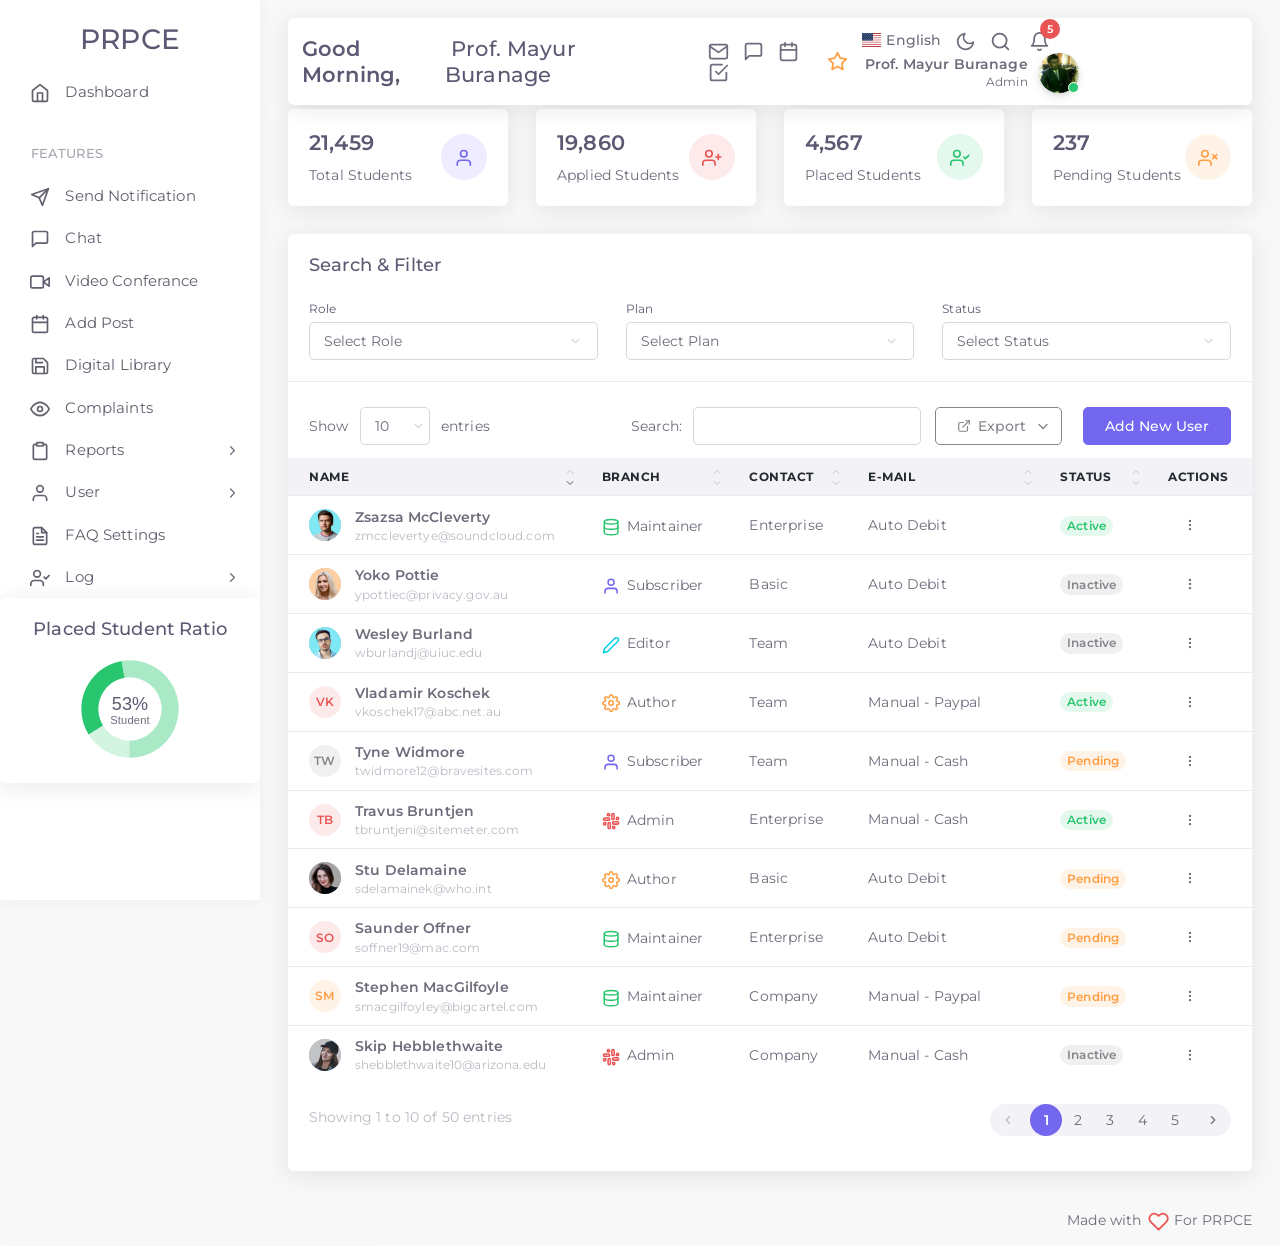
<file: user-list.html>
<!DOCTYPE html>
 
<html class="loading" lang="en" data-textdirection="ltr">
  <!-- BEGIN: Head-->
  <head>
    <meta http-equiv="Content-Type" content="text/html; charset=UTF-8">
    <meta http-equiv="X-UA-Compatible" content="IE=edge">
    <meta name="viewport" content="width=device-width,initial-scale=1.0,user-scalable=0,minimal-ui">
   
    <title>TnP System - User List </title>
    <link rel="apple-touch-icon" href="app-assets/images/ico/apple-icon-120.png">
    <link rel="shortcut icon" type="image/x-icon" href="app-assets/images/ico/favicon.ico">
    <link href="https://fonts.googleapis.com/css2?family=Montserrat:ital,wght@0,300;0,400;0,500;0,600;1,400;1,500;1,600" rel="stylesheet">

    <!-- BEGIN: Vendor CSS-->
    <link rel="stylesheet" type="text/css" href="app-assets/vendors/css/vendors.min.css">
    <link rel="stylesheet" type="text/css" href="app-assets/vendors/css/forms/select/select2.min.css">
    <link rel="stylesheet" type="text/css" href="app-assets/vendors/css/tables/datatable/dataTables.bootstrap5.min.css">
    <link rel="stylesheet" type="text/css" href="app-assets/vendors/css/tables/datatable/responsive.bootstrap5.min.css">
    <link rel="stylesheet" type="text/css" href="app-assets/vendors/css/tables/datatable/buttons.bootstrap5.min.css">
    <link rel="stylesheet" type="text/css" href="app-assets/vendors/css/tables/datatable/rowGroup.bootstrap5.min.css">
    <!-- END: Vendor CSS-->

    <!-- BEGIN: Theme CSS-->
    <link rel="stylesheet" type="text/css" href="app-assets/css/bootstrap.min.css">
    <link rel="stylesheet" type="text/css" href="app-assets/css/bootstrap-extended.min.css">
    <link rel="stylesheet" type="text/css" href="app-assets/css/colors.min.css">
    <link rel="stylesheet" type="text/css" href="app-assets/css/components.min.css">
    <link rel="stylesheet" type="text/css" href="app-assets/css/themes/dark-layout.min.css">
    <link rel="stylesheet" type="text/css" href="app-assets/css/themes/bordered-layout.min.css">
    <link rel="stylesheet" type="text/css" href="app-assets/css/themes/semi-dark-layout.min.css">

    <!-- BEGIN: Page CSS-->
    <link rel="stylesheet" type="text/css" href="app-assets/css/core/menu/menu-types/vertical-menu.min.css">
    <link rel="stylesheet" type="text/css" href="app-assets/css/plugins/forms/form-validation.css">
    <!-- END: Page CSS-->

    <!-- BEGIN: Custom CSS-->
    <link rel="stylesheet" type="text/css" href="assets/css/style.css">
    <!-- END: Custom CSS-->

  </head>
  <!-- END: Head-->

  <!-- BEGIN: Body-->
  <body class="vertical-layout vertical-menu-modern  navbar-floating footer-static  " data-open="click" data-menu="vertical-menu-modern" data-col="">

    <!-- BEGIN: Header-->
    <nav class="header-navbar navbar navbar-expand-lg align-items-center floating-nav navbar-light navbar-shadow container-xxl">
    
      <div class="navbar-container d-flex content">
        <h3 style="margin-top: 7px;
        display: flex;
        align-items: center;"><b>Good Morning, </b>&nbsp;Prof. Mayur Buranage&nbsp;&nbsp;&nbsp;&nbsp;&nbsp;&nbsp;&nbsp;&nbsp;</h3>
        <div class="bookmark-wrapper d-flex align-items-center">
          <ul class="nav navbar-nav d-xl-none">
            <li class="nav-item"><a class="nav-link menu-toggle" href="#"><i class="ficon" data-feather="menu"></i></a></li>
          </ul>
          <ul class="nav navbar-nav bookmark-icons">
            <li class="nav-item d-none d-lg-block"><a class="nav-link" href="#" data-bs-toggle="tooltip" data-bs-placement="bottom" title="Email"><i class="ficon" data-feather="mail"></i></a></li>
            <li class="nav-item d-none d-lg-block"><a class="nav-link" href="#" data-bs-toggle="tooltip" data-bs-placement="bottom" title="Chat"><i class="ficon" data-feather="message-square"></i></a></li>
            <li class="nav-item d-none d-lg-block"><a class="nav-link"href="#" data-bs-toggle="tooltip" data-bs-placement="bottom" title="Calendar"><i class="ficon" data-feather="calendar"></i></a></li>
            <li class="nav-item d-none d-lg-block"><a class="nav-link" hhref="#" data-bs-toggle="tooltip" data-bs-placement="bottom" title="Todo"><i class="ficon" data-feather="check-square"></i></a></li>
          </ul>
          <ul class="nav navbar-nav">
            <li class="nav-item d-none d-lg-block"><a class="nav-link bookmark-star"><i class="ficon text-warning" data-feather="star"></i></a>
              <div class="bookmark-input search-input">
                <div class="bookmark-input-icon"><i data-feather="search"></i></div>
                <input class="form-control input" type="text" placeholder="Bookmark" tabindex="0" data-search="search">
                <ul class="search-list search-list-bookmark"></ul>
              </div>
            </li>
          </ul>
        </div>
        <ul class="nav navbar-nav align-items-center ms-auto">
          <li class="nav-item dropdown dropdown-language"><a class="nav-link dropdown-toggle" id="dropdown-flag" href="#" data-bs-toggle="dropdown" aria-haspopup="true" aria-expanded="false"><i class="flag-icon flag-icon-us"></i><span class="selected-language">English</span></a>
          
          </li>
          <li class
          <li class="nav-item d-none d-lg-block"><a class="nav-link nav-link-style"><i class="ficon" data-feather="moon"></i></a></li>
          <li class="nav-item nav-search"><a class="nav-link nav-link-search"><i class="ficon" data-feather="search"></i></a>
            <div class="search-input">
              <div class="search-input-icon"><i data-feather="search"></i></div>
              <input class="form-control input" type="text" placeholder="Explore Vuexy..." tabindex="-1" data-search="search">
              <div class="search-input-close"><i data-feather="x"></i></div>
              <ul class="search-list search-list-main"></ul>
            </div>
          </li>
          <li class="nav-item dropdown dropdown-cart me-25">
            <ul class="dropdown-menu dropdown-menu-media dropdown-menu-end">
              <li class="dropdown-menu-header">
                <div class="dropdown-header d-flex">
                  <h4 class="notification-title mb-0 me-auto">My Cart</h4>
                  <div class="badge rounded-pill badge-light-primary">4 Items</div>
                </div>
              </li>
              <li class="scrollable-container media-list">
                <div class="list-item align-items-center"><img class="d-block rounded me-1" src="app-assets/images/pages/eCommerce/1.png" alt="donuts" width="62">
                  <div class="list-item-body flex-grow-1"><i class="ficon cart-item-remove" data-feather="x"></i>
                    <div class="media-heading">
                      <h6 class="cart-item-title"><a class="text-body" href="app-ecommerce-details.html"> Apple watch 5</a></h6><small class="cart-item-by">By Apple</small>
                    </div>
                    <div class="cart-item-qty">
                      <div class="input-group">
                        <input class="touchspin-cart" type="number" value="1">
                      </div>
                    </div>
                    <h5 class="cart-item-price">$374.90</h5>
                  </div>
                </div>
                <div class="list-item align-items-center"><img class="d-block rounded me-1" src="app-assets/images/pages/eCommerce/7.png" alt="donuts" width="62">
                  <div class="list-item-body flex-grow-1"><i class="ficon cart-item-remove" data-feather="x"></i>
                    <div class="media-heading">
                      <h6 class="cart-item-title"><a class="text-body" href="app-ecommerce-details.html"> Google Home Mini</a></h6><small class="cart-item-by">By Google</small>
                    </div>
                    <div class="cart-item-qty">
                      <div class="input-group">
                        <input class="touchspin-cart" type="number" value="3">
                      </div>
                    </div>
                    <h5 class="cart-item-price">$129.40</h5>
                  </div>
                </div>
                <div class="list-item align-items-center"><img class="d-block rounded me-1" src="app-assets/images/pages/eCommerce/2.png" alt="donuts" width="62">
                  <div class="list-item-body flex-grow-1"><i class="ficon cart-item-remove" data-feather="x"></i>
                    <div class="media-heading">
                      <h6 class="cart-item-title"><a class="text-body" href="app-ecommerce-details.html"> iPhone 11 Pro</a></h6><small class="cart-item-by">By Apple</small>
                    </div>
                    <div class="cart-item-qty">
                      <div class="input-group">
                        <input class="touchspin-cart" type="number" value="2">
                      </div>
                    </div>
                    <h5 class="cart-item-price">$699.00</h5>
                  </div>
                </div>
                <div class="list-item align-items-center"><img class="d-block rounded me-1" src="app-assets/images/pages/eCommerce/3.png" alt="donuts" width="62">
                  <div class="list-item-body flex-grow-1"><i class="ficon cart-item-remove" data-feather="x"></i>
                    <div class="media-heading">
                      <h6 class="cart-item-title"><a class="text-body" href="app-ecommerce-details.html"> iMac Pro</a></h6><small class="cart-item-by">By Apple</small>
                    </div>
                    <div class="cart-item-qty">
                      <div class="input-group">
                        <input class="touchspin-cart" type="number" value="1">
                      </div>
                    </div>
                    <h5 class="cart-item-price">$4,999.00</h5>
                  </div>
                </div>
                <div class="list-item align-items-center"><img class="d-block rounded me-1" src="app-assets/images/pages/eCommerce/5.png" alt="donuts" width="62">
                  <div class="list-item-body flex-grow-1"><i class="ficon cart-item-remove" data-feather="x"></i>
                    <div class="media-heading">
                      <h6 class="cart-item-title"><a class="text-body" href="app-ecommerce-details.html"> MacBook Pro</a></h6><small class="cart-item-by">By Apple</small>
                    </div>
                    <div class="cart-item-qty">
                      <div class="input-group">
                        <input class="touchspin-cart" type="number" value="1">
                      </div>
                    </div>
                    <h5 class="cart-item-price">$2,999.00</h5>
                  </div>
                </div>
              </li>
              <li class="dropdown-menu-footer">
                <div class="d-flex justify-content-between mb-1">
                  <h6 class="fw-bolder mb-0">Total:</h6>
                  <h6 class="text-primary fw-bolder mb-0">$10,999.00</h6>
                </div><a class="btn btn-primary w-100" href="app-ecommerce-checkout.html">Checkout</a>
              </li>
            </ul>
          </li>
          <li class="nav-item dropdown dropdown-notification me-25"><a class="nav-link" href="#" data-bs-toggle="dropdown"><i class="ficon" data-feather="bell"></i><span class="badge rounded-pill bg-danger badge-up">5</span></a>
            <ul class="dropdown-menu dropdown-menu-media dropdown-menu-end">
              <li class="dropdown-menu-header">
                <div class="dropdown-header d-flex">
                  <h4 class="notification-title mb-0 me-auto">Notifications</h4>
                  <div class="badge rounded-pill badge-light-primary">6 New</div>
                </div>
              </li>
              <li class="scrollable-container media-list"><a class="d-flex" href="#">
                  <div class="list-item d-flex align-items-start">
                    <div class="me-1">
                      <div class="avatar"><img src="app-assets/images/portrait/small/avatar-s-31.jpg" alt="avatar" width="32" height="32"></div>
                    </div>
                    <div class="list-item-body flex-grow-1">
                      <p class="media-heading"><span class="fw-bolder">New message</span>&nbsp;received</p><small class="notification-text"> You have 3 unread messages</small>
                    </div>
                  </div></a><a class="d-flex" href="#">
                  <div class="list-item d-flex align-items-start">
                    <div class="me-1">
                      <div class="avatar"><img src="app-assets/images/portrait/small/avatar-s-3.jpg" alt="avatar" width="32" height="32"></div>
                    </div>
                    <div class="list-item-body flex-grow-1">
                      <p class="media-heading"><span class="fw-bolder">New message</span>&nbsp;received</p><small class="notification-text"> You have 10 unread messages</small>
                    </div>
                  </div></a>
                <div class="list-item d-flex align-items-center">
                  <h6 class="fw-bolder me-auto mb-0">System Notifications</h6>
                  <div class="form-check form-check-primary form-switch">
                    <input class="form-check-input" id="systemNotification" type="checkbox" checked="">
                    <label class="form-check-label" for="systemNotification"></label>
                  </div>
                </div><a class="d-flex" href="#">
                  <div class="list-item d-flex align-items-start">
                    <div class="me-1">
                      <div class="avatar bg-light-danger">
                        <div class="avatar-content"><i class="avatar-icon" data-feather="x"></i></div>
                      </div>
                    </div>
                    <div class="list-item-body flex-grow-1">
                      <p class="media-heading"><span class="fw-bolder">Server down</span>&nbsp;registered</p><small class="notification-text"> USA Server is down due to high CPU usage</small>
                    </div>
                  </div></a><a class="d-flex" href="#">
                  <div class="list-item d-flex align-items-start">
                    <div class="me-1">
                      <div class="avatar bg-light-success">
                        <div class="avatar-content"><i class="avatar-icon" data-feather="check"></i></div>
                      </div>
                    </div>
                    <div class="list-item-body flex-grow-1">
                      <p class="media-heading"><span class="fw-bolder">Students report</span>&nbsp;generated</p><small class="notification-text"> Last month sales report generated</small>
                    </div>
                  </div></a><a class="d-flex" href="#">
                  <div class="list-item d-flex align-items-start">
                    <div class="me-1">
                      <div class="avatar bg-light-warning">
                        <div class="avatar-content"><i class="avatar-icon" data-feather="alert-triangle"></i></div>
                      </div>
                    </div>
                    <div class="list-item-body flex-grow-1">
                      <p class="media-heading"><span class="fw-bolder">High memory</span>&nbsp;usage</p><small class="notification-text"> Server using high memory</small>
                    </div>
                  </div></a>
              </li>
              <li class="dropdown-menu-footer"><a class="btn btn-primary w-100" href="#">Read all notifications</a></li>
            </ul>
          </li>
          <li class="nav-item dropdown dropdown-user"><a class="nav-link dropdown-toggle dropdown-user-link" id="dropdown-user" href="#" data-bs-toggle="dropdown" aria-haspopup="true" aria-expanded="false">
              <div class="user-nav d-sm-flex d-none"><span class="user-name fw-bolder">Prof. Mayur Buranage</span><span class="user-status">Admin</span></div><span class="avatar"><img class="round" src="app-assets/images/portrait/small/avatar-s-11.jpg" alt="avatar" height="40" width="40"><span class="avatar-status-online"></span></span></a>
            <div class="dropdown-menu dropdown-menu-end" aria-labelledby="dropdown-user"><a class="dropdown-item" href="#"><i class="me-50" data-feather="user"></i> Profile</a>
              <div class="dropdown-divider"></div><a class="dropdown-item" href="#"><i class="me-50" data-feather="settings"></i> Settings</a><a class="dropdown-item" href="#"><i class="me-50" data-feather="help-circle"></i> FAQ</a><a class="dropdown-item" href="#"><i class="me-50" data-feather="power"></i> Logout</a>
            </div>
          </li>
        </ul>
      </div>
    </nav>
    <ul class="main-search-list-defaultlist d-none">
      <li class="d-flex align-items-center"><a href="#">
          <h6 class="section-label mt-75 mb-0">Files</h6></a></li>
      <li class="auto-suggestion"><a class="d-flex align-items-center justify-content-between w-100" href="file-manager.html">
          <div class="d-flex">
            <div class="me-75"><img src="app-assets/images/icons/xls.png" alt="png" height="32"></div>
            <div class="search-data">
              <p class="search-data-title mb-0">Two new item submitted</p><small class="text-muted">Marketing Manager</small>
            </div>
          </div><small class="search-data-size me-50 text-muted">&apos;17kb</small></a></li>
      <li class="auto-suggestion"><a class="d-flex align-items-center justify-content-between w-100" href="file-manager.html">
          <div class="d-flex">
            <div class="me-75"><img src="app-assets/images/icons/jpg.png" alt="png" height="32"></div>
            <div class="search-data">
              <p class="search-data-title mb-0">52 JPG file Generated</p><small class="text-muted">FontEnd Developer</small>
            </div>
          </div><small class="search-data-size me-50 text-muted">&apos;11kb</small></a></li>
      <li class="auto-suggestion"><a class="d-flex align-items-center justify-content-between w-100" href="file-manager.html">
          <div class="d-flex">
            <div class="me-75"><img src="app-assets/images/icons/pdf.png" alt="png" height="32"></div>
            <div class="search-data">
              <p class="search-data-title mb-0">25 PDF File Uploaded</p><small class="text-muted">Digital Marketing Manager</small>
            </div>
          </div><small class="search-data-size me-50 text-muted">&apos;150kb</small></a></li>
      <li class="auto-suggestion"><a class="d-flex align-items-center justify-content-between w-100" href="file-manager.html">
          <div class="d-flex">
            <div class="me-75"><img src="app-assets/images/icons/doc.png" alt="png" height="32"></div>
            <div class="search-data">
              <p class="search-data-title mb-0">Anna_Strong.doc</p><small class="text-muted">Web Designer</small>
            </div>
          </div><small class="search-data-size me-50 text-muted">&apos;256kb</small></a></li>
      <li class="d-flex align-items-center"><a href="#">
          <h6 class="section-label mt-75 mb-0">Members</h6></a></li>
      <li class="auto-suggestion"><a class="d-flex align-items-center justify-content-between py-50 w-100" href="user-view-account.html">
          <div class="d-flex align-items-center">
            <div class="avatar me-75"><img src="app-assets/images/portrait/small/avatar-s-8.jpg" alt="png" height="32"></div>
            <div class="search-data">
              <p class="search-data-title mb-0">Prof. Mayur Buranage</p><small class="text-muted">UI designer</small>
            </div>
          </div></a></li>
      <li class="auto-suggestion"><a class="d-flex align-items-center justify-content-between py-50 w-100" href="user-view-account.html">
          <div class="d-flex align-items-center">
            <div class="avatar me-75"><img src="app-assets/images/portrait/small/avatar-s-1.jpg" alt="png" height="32"></div>
            <div class="search-data">
              <p class="search-data-title mb-0">Michal Clark</p><small class="text-muted">FontEnd Developer</small>
            </div>
          </div></a></li>
      <li class="auto-suggestion"><a class="d-flex align-items-center justify-content-between py-50 w-100" href="user-view-account.html">
          <div class="d-flex align-items-center">
            <div class="avatar me-75"><img src="app-assets/images/portrait/small/avatar-s-14.jpg" alt="png" height="32"></div>
            <div class="search-data">
              <p class="search-data-title mb-0">Milena Gibson</p><small class="text-muted">Digital Marketing Manager</small>
            </div>
          </div></a></li>
      <li class="auto-suggestion"><a class="d-flex align-items-center justify-content-between py-50 w-100" href="user-view-account.html">
          <div class="d-flex align-items-center">
            <div class="avatar me-75"><img src="app-assets/images/portrait/small/avatar-s-6.jpg" alt="png" height="32"></div>
            <div class="search-data">
              <p class="search-data-title mb-0">Anna Strong</p><small class="text-muted">Web Designer</small>
            </div>
          </div></a></li>
    </ul>
    <ul class="main-search-list-defaultlist-other-list d-none">
      <li class="auto-suggestion justify-content-between"><a class="d-flex align-items-center justify-content-between w-100 py-50">
          <div class="d-flex justify-content-start"><span class="me-75" data-feather="alert-circle"></span><span>No results found.</span></div></a></li>
    </ul>
    <!-- END: Header-->


    <!-- BEGIN: Main Menu-->
    <div class="main-menu menu-fixed menu-light menu-accordion menu-shadow" data-scroll-to-active="true">
      <h1 style="text-align: center;
      margin-top: 23px;">PRPCE</h1>
      <!-- <div class="navbar-header">
        <ul class="nav navbar-nav flex-row">
          <li class="nav-item me-auto"><a class="navbar-brand" href="https://www.prpcem.org/wp-content/uploads/2020/07/PR-Pote-Patil-College-Amravati-Logo.jpeg"><span class="brand-logo"></span>
                <svg viewbox="0 0 139 95" version="1.1" xmlns="http://www.w3.org/2000/svg" xmlns:xlink="http://www.w3.org/1999/xlink" height="24">
                  <defs>
                    <lineargradient id="linearGradient-1" x1="100%" y1="10.5120544%" x2="50%" y2="89.4879456%">
                      <stop stop-color="#000000" offset="0%"></stop>
                      <stop stop-color="#FFFFFF" offset="100%"></stop>
                    </lineargradient>
                    <lineargradient id="linearGradient-2" x1="64.0437835%" y1="46.3276743%" x2="37.373316%" y2="100%">
                      <stop stop-color="#EEEEEE" stop-opacity="0" offset="0%"></stop>
                      <stop stop-color="#FFFFFF" offset="100%"></stop>
                    </lineargradient>
                  </defs>
                  <g id="Page-1" stroke="none" stroke-width="1" fill="none" fill-rule="evenodd">
                    <g id="Artboard" transform="translate(-400.000000, -178.000000)">
                      <g id="Group" transform="translate(400.000000, 178.000000)">
                        <path class="text-primary" id="Path" d="M-5.68434189e-14,2.84217094e-14 L39.1816085,2.84217094e-14 L69.3453773,32.2519224 L101.428699,2.84217094e-14 L138.784583,2.84217094e-14 L138.784199,29.8015838 C137.958931,37.3510206 135.784352,42.5567762 132.260463,45.4188507 C128.736573,48.2809251 112.33867,64.5239941 83.0667527,94.1480575 L56.2750821,94.1480575 L6.71554594,44.4188507 C2.46876683,39.9813776 0.345377275,35.1089553 0.345377275,29.8015838 C0.345377275,24.4942122 0.230251516,14.560351 -5.68434189e-14,2.84217094e-14 Z" style="fill:currentColor"></path>
                        <path id="Path1" d="M69.3453773,32.2519224 L101.428699,1.42108547e-14 L138.784583,1.42108547e-14 L138.784199,29.8015838 C137.958931,37.3510206 135.784352,42.5567762 132.260463,45.4188507 C128.736573,48.2809251 112.33867,64.5239941 83.0667527,94.1480575 L56.2750821,94.1480575 L32.8435758,70.5039241 L69.3453773,32.2519224 Z" fill="url(#linearGradient-1)" opacity="0.2"></path>
                        <polygon id="Path-2" fill="#000000" opacity="0.049999997" points="69.3922914 32.4202615 32.8435758 70.5039241 54.0490008 16.1851325"></polygon>
                        <polygon id="Path-21" fill="#000000" opacity="0.099999994" points="69.3922914 32.4202615 32.8435758 70.5039241 58.3683556 20.7402338"></polygon>
                        <polygon id="Path-3" fill="url(#linearGradient-2)" opacity="0.099999994" points="101.428699 0 83.0667527 94.1480575 130.378721 47.0740288"></polygon>
                      </g>
                    </g>
                  </g>
                </svg></span>
              <h2 class="brand-text">Vuexy</h2></a></li>
          <li class="nav-item nav-toggle"><a class="nav-link modern-nav-toggle pe-0" data-bs-toggle="collapse"><i class="d-block d-xl-none text-primary toggle-icon font-medium-4" data-feather="x"></i><i class="d-none d-xl-block collapse-toggle-icon font-medium-4  text-primary" data-feather="disc" data-ticon="disc"></i></a></li>
        </ul>
      </div> -->
      <div class="shadow-bottom"></div>
      <div class="main-menu-content">
        <ul class="navigation navigation-main" id="main-menu-navigation" data-menu="menu-navigation">
          <!-- <li class=" nav-item"><a class="d-flex align-items-center" href="dashboard.html"><i data-feather="home"></i><span class="menu-title text-truncate" data-i18n="Dashboards">Dashboards</span><span class="badge badge-light-warning rounded-pill ms-auto me-1">2</span></a>
            <ul class="menu-content">
              <li><a class="d-flex align-items-center" href="dashboard-analytics.html"><i data-feather="circle"></i><span class="menu-item text-truncate" data-i18n="Analytics">Analytics</span></a>
              </li>
              <li class="active"><a class="d-flex align-items-center" href="dashboard-ecommerce.html"><i data-feather="circle"></i><span class="menu-item text-truncate" data-i18n="eCommerce">eCommerce</span></a>
              </li>
            </ul>
          </li> -->
          <li class=" nav-item"><a class="d-flex align-items-center" href="dashboard.html"><i data-feather="home"></i><span class="menu-title text-truncate" data-i18n="Email">Dashboard</span></a>
          </li>
          <li class=" navigation-header"><span data-i18n="Apps &amp; Pages">Features</span><i data-feather="more-horizontal"></i>
          </li>
          <li class=" nav-item"><a class="d-flex align-items-center" href="send-notification.html"><i data-feather="send"></i><span class="menu-title text-truncate" data-i18n="Email">Send Notification</span></a>
          </li>
          <li class=" nav-item"><a class="d-flex align-items-center" href="chat.html"><i data-feather="message-square"></i><span class="menu-title text-truncate" data-i18n="Chat">Chat</span></a>
          </li>
          <li class=" nav-item"><a class="d-flex align-items-center" href="coming-soon.html"><i data-feather="video"></i><span class="menu-title text-truncate" data-i18n="Todo">Video Conferance</span></a>
          </li>
          <li class=" nav-item"><a class="d-flex align-items-center" href="add-post.html"><i data-feather="calendar"></i><span class="menu-title text-truncate" data-i18n="Calendar">Add Post</span></a>
          </li>
          <!-- <li class=" nav-item"><a class="d-flex align-items-center" href="app-kanban.html"><i data-feather="grid"></i><span class="menu-title text-truncate" data-i18n="Kanban">Kanban</span></a>
          </li> -->
          <!-- <li class=" nav-item"><a class="d-flex align-items-center" href="#"><i data-feather="file-text"></i><span class="menu-title text-truncate" data-i18n="Invoice">Invoice</span></a>
            <ul class="menu-content">
              <li><a class="d-flex align-items-center" href="app-invoice-list.html"><i data-feather="circle"></i><span class="menu-item text-truncate" data-i18n="List">List</span></a>
              </li>
              <li><a class="d-flex align-items-center" href="app-invoice-preview.html"><i data-feather="circle"></i><span class="menu-item text-truncate" data-i18n="Preview">Preview</span></a>
              </li>
              <li><a class="d-flex align-items-center" href="app-invoice-edit.html"><i data-feather="circle"></i><span class="menu-item text-truncate" data-i18n="Edit">Edit</span></a>
              </li>
              <li><a class="d-flex align-items-center" href="app-invoice-add.html"><i data-feather="circle"></i><span class="menu-item text-truncate" data-i18n="Add">Add</span></a>
              </li>
            </ul>
          </li> -->
          <li class=" nav-item"><a class="d-flex align-items-center" href="file-manager.html"><i data-feather="save"></i><span class="menu-title text-truncate" data-i18n="File Manager">Digital Library</span></a>
          </li>
          <li class=" nav-item"><a class="d-flex align-items-center" href="complaints.html"><i data-feather="eye"></i><span class="menu-title text-truncate" data-i18n="Roles &amp; Permission">Complaints</span></a>
            <!-- <ul class="menu-content">
              <li><a class="d-flex align-items-center" href="app-access-roles.html"><i data-feather="circle"></i><span class="menu-item text-truncate" data-i18n="Roles">Roles</span></a>
              </li>
              <li><a class="d-flex align-items-center" href="complaints.html"><i data-feather="circle"></i><span class="menu-item text-truncate" data-i18n="Permission">Permission</span></a>
              </li>
            </ul> -->
          </li>
          <li class=" nav-item"><a class="d-flex align-items-center" ><i data-feather='clipboard'></i><span class="menu-title text-truncate" data-i18n="eCommerce">Reports</span></a>
            <ul class="menu-content">
              <li><a class="d-flex align-items-center" href="reports.html"><i data-feather="circle"></i><span class="menu-item text-truncate" data-i18n="Shop">Placed Student</span></a>
              </li>
              <li><a class="d-flex align-items-center" href="coming-soon.html"><i data-feather="circle"></i><span class="menu-item text-truncate" data-i18n="Details">Non Placed Student</span></a>
              </li>
             
            </ul>
          </li>
          <li class=" nav-item"><a class="d-flex align-items-center" href="#"><i data-feather="user"></i><span class="menu-title text-truncate" data-i18n="User">User</span></a>
            <ul class="menu-content">
              <li><a class="d-flex align-items-center" href="user-list.html"><i data-feather="circle"></i><span class="menu-item text-truncate" data-i18n="List">Student</span></a>
              </li>
              <li><a class="d-flex align-items-center" href="user-list.html"><i data-feather="circle"></i><span class="menu-item text-truncate" data-i18n="List">HR</span></a>
              </li>
              <li><a class="d-flex align-items-center" href="user-list.html"><i data-feather="circle"></i><span class="menu-item text-truncate" data-i18n="List">Co-Ordinator</span></a>
              </li>
              <li><a class="d-flex align-items-center" href="user-view-account.html"><i data-feather="circle"></i><span class="menu-item text-truncate" data-i18n="List">Sample Profile</span></a>
              </li>
              <!-- <li><a class="d-flex align-items-center" href="#"><i data-feather="circle"></i><span class="menu-item text-truncate" data-i18n="View">View</span></a>
                <ul class="menu-content">
                  <li><a class="d-flex align-items-center" href="user-view-account.html"><span class="menu-item text-truncate" data-i18n="Account">Account</span></a>
                  </li>
                  <li><a class="d-flex align-items-center" href="app-user-view-security.html"><span class="menu-item text-truncate" data-i18n="Security">Security</span></a>
                  </li>
                  <li><a class="d-flex align-items-center" href="app-user-view-billing.html"><span class="menu-item text-truncate" data-i18n="Billing &amp; Plans">Billing &amp; Plans</span></a>
                  </li>
                  <li><a class="d-flex align-items-center" href="app-user-view-notifications.html"><span class="menu-item text-truncate" data-i18n="Notifications">Notifications</span></a>
                  </li>
                  <li><a class="d-flex align-items-center" href="app-user-view-connections.html"><span class="menu-item text-truncate" data-i18n="Connections">Connections</span></a>
                  </li>
                </ul>
              </li> -->
            </ul>
          </li>
          <li class=" nav-item"><a class="d-flex align-items-center" href="coming-soon.html"><i data-feather="file-text"></i><span class="menu-title text-truncate" data-i18n="Pages"> FAQ Settings</span></a>
            <!-- <ul class="menu-content">
              <li><a class="d-flex align-items-center" href="#"><i data-feather="circle"></i><span class="menu-item text-truncate" data-i18n="Account Settings">Account Settings</span></a>
                <ul class="menu-content">
                  <li><a class="d-flex align-items-center" href="page-account-settings-account.html"><span class="menu-item text-truncate" data-i18n="Account">Account</span></a>
                  </li>
                  <li><a class="d-flex align-items-center" href="page-account-settings-security.html"><span class="menu-item text-truncate" data-i18n="Security">Security</span></a>
                  </li>
                  <li><a class="d-flex align-items-center" href="page-account-settings-billing.html"><span class="menu-item text-truncate" data-i18n="Billings &amp; Plans">Billings &amp; Plans</span></a>
                  </li>
                  <li><a class="d-flex align-items-center" href="page-account-settings-notifications.html"><span class="menu-item text-truncate" data-i18n="Notifications">Notifications</span></a>
                  </li>
                  <li><a class="d-flex align-items-center" href="page-account-settings-connections.html"><span class="menu-item text-truncate" data-i18n="Connections">Connections</span></a>
                  </li>
                </ul>
              </li>
              <li><a class="d-flex align-items-center" href="page-profile.html"><i data-feather="circle"></i><span class="menu-item text-truncate" data-i18n="Profile">Profile</span></a>
              </li>
              <li><a class="d-flex align-items-center" href="page-faq.html"><i data-feather="circle"></i><span class="menu-item text-truncate" data-i18n="FAQ">FAQ</span></a>
              </li>
              <li><a class="d-flex align-items-center" href="page-knowledge-base.html"><i data-feather="circle"></i><span class="menu-item text-truncate" data-i18n="Knowledge Base">Knowledge Base</span></a>
              </li>
              <li><a class="d-flex align-items-center" href="page-pricing.html"><i data-feather="circle"></i><span class="menu-item text-truncate" data-i18n="Pricing">Pricing</span></a>
              </li>
              <li><a class="d-flex align-items-center" href="page-license.html"><i data-feather="circle"></i><span class="menu-item text-truncate" data-i18n="License">License</span></a>
              </li>
              <li><a class="d-flex align-items-center" href="page-api-key.html"><i data-feather="circle"></i><span class="menu-item text-truncate" data-i18n="API Key">API Key</span></a>
              </li>
              <li><a class="d-flex align-items-center" href="#"><i data-feather="circle"></i><span class="menu-item text-truncate" data-i18n="Blog">Blog</span></a>
                <ul class="menu-content">
                  <li><a class="d-flex align-items-center" href="page-blog-list.html"><span class="menu-item text-truncate" data-i18n="List">List</span></a>
                  </li>
                  <li><a class="d-flex align-items-center" href="page-blog-detail.html"><span class="menu-item text-truncate" data-i18n="Detail">Detail</span></a>
                  </li>
                  <li><a class="d-flex align-items-center" href="page-blog-edit.html"><span class="menu-item text-truncate" data-i18n="Edit">Edit</span></a>
                  </li>
                </ul>
              </li>
              <li><a class="d-flex align-items-center" href="#"><i data-feather="circle"></i><span class="menu-item text-truncate" data-i18n="Mail Template">Mail Template</span></a>
                <ul class="menu-content">
                  <li><a class="d-flex align-items-center" href="https://pixinvent.com/demo/vuexy-mail-template/mail-welcome.html" target="_blank"><span class="menu-item text-truncate" data-i18n="Welcome">Welcome</span></a>
                  </li>
                  <li><a class="d-flex align-items-center" href="https://pixinvent.com/demo/vuexy-mail-template/mail-reset-password.html" target="_blank"><span class="menu-item text-truncate" data-i18n="Reset Password">Reset Password</span></a>
                  </li>
                  <li><a class="d-flex align-items-center" href="https://pixinvent.com/demo/vuexy-mail-template/mail-verify-email.html" target="_blank"><span class="menu-item text-truncate" data-i18n="Verify Email">Verify Email</span></a>
                  </li>
                  <li><a class="d-flex align-items-center" href="https://pixinvent.com/demo/vuexy-mail-template/mail-deactivate-account.html" target="_blank"><span class="menu-item text-truncate" data-i18n="Deactivate Account">Deactivate Account</span></a>
                  </li>
                  <li><a class="d-flex align-items-center" href="https://pixinvent.com/demo/vuexy-mail-template/mail-invoice.html" target="_blank"><span class="menu-item text-truncate" data-i18n="Invoice">Invoice</span></a>
                  </li>
                  <li><a class="d-flex align-items-center" href="https://pixinvent.com/demo/vuexy-mail-template/mail-promotional.html" target="_blank"><span class="menu-item text-truncate" data-i18n="Promotional">Promotional</span></a>
                  </li>
                </ul>
              </li>
              <li><a class="d-flex align-items-center" href="#"><i data-feather="circle"></i><span class="menu-item text-truncate" data-i18n="Miscellaneous">Miscellaneous</span></a>
                <ul class="menu-content">
                  <li><a class="d-flex align-items-center" href="page-misc-coming-soon.html" target="_blank"><span class="menu-item text-truncate" data-i18n="Coming Soon">Coming Soon</span></a>
                  </li>
                  <li><a class="d-flex align-items-center" href="page-misc-not-authorized.html" target="_blank"><span class="menu-item text-truncate" data-i18n="Not Authorized">Not Authorized</span></a>
                  </li>
                  <li><a class="d-flex align-items-center" href="page-misc-under-maintenance.html" target="_blank"><span class="menu-item text-truncate" data-i18n="Maintenance">Maintenance</span></a>
                  </li>
                  <li><a class="d-flex align-items-center" href="page-misc-error.html" target="_blank"><span class="menu-item text-truncate" data-i18n="Error">Error</span></a>
                  </li>
                </ul>
              </li>
            </ul> -->
          </li>
          <li class=" nav-item"><a class="d-flex align-items-center" href="#"><i data-feather="user-check"></i><span class="menu-title text-truncate" data-i18n="Authentication">Log</span></a>
            <ul class="menu-content">
            
                  <li><a class="d-flex align-items-center" href="user-log.html" ><span class="menu-item text-truncate" data-i18n="Basic">User Log</span></a>
                  </li>
                  <li><a class="d-flex align-items-center" href="chat-log.html" ><span class="menu-item text-truncate" data-i18n="Cover">Chat Log</span></a>
                  </li>
             
           
            </ul>
          </li>
         
          <div class="col-lg-12 col-md-6 col-12">
            <div class="card earnings-card">
              <div class="card-body">
                <div class="row">
                  <div class="col-12">
                    <h4 class="card-title mb-1" style="text-align: center;">Placed Student Ratio</h4>
                    <!-- <div class="font-small-2">This Month</div>
                    <h5 class="mb-1">$4055.56</h5>
                    <p class="card-text text-muted font-small-2">
                      <span class="fw-bolder">68.2%</span><span> more earnings than last month.</span>
                    </p> -->
                  </div>
                  <div class="col-12">
                    <div id="earnings-chart"></div>
                  </div>
                </div>
              </div>
            </div>
          </div>
          <!--
          <li class=" navigation-header"><span data-i18n="User Interface">User Interface</span><i data-feather="more-horizontal"></i>
          </li>
          <li class=" nav-item"><a class="d-flex align-items-center" href="ui-typography.html"><i data-feather="type"></i><span class="menu-title text-truncate" data-i18n="Typography">Typography</span></a>
          </li>
          <li class=" nav-item"><a class="d-flex align-items-center" href="ui-feather.html"><i data-feather="eye"></i><span class="menu-title text-truncate" data-i18n="Feather">Feather</span></a>
          </li>
          <li class=" nav-item"><a class="d-flex align-items-center" href="#"><i data-feather="credit-card"></i><span class="menu-title text-truncate" data-i18n="Card">Card</span><span class="badge badge-light-success rounded-pill ms-auto me-1">New</span></a>
            <ul class="menu-content">
              <li><a class="d-flex align-items-center" href="card-basic.html"><i data-feather="circle"></i><span class="menu-item text-truncate" data-i18n="Basic">Basic</span></a>
              </li>
              <li><a class="d-flex align-items-center" href="card-advance.html"><i data-feather="circle"></i><span class="menu-item text-truncate" data-i18n="Advance">Advance</span></a>
              </li>
              <li><a class="d-flex align-items-center" href="card-statistics.html"><i data-feather="circle"></i><span class="menu-item text-truncate" data-i18n="Statistics">Statistics</span></a>
              </li>
              <li><a class="d-flex align-items-center" href="card-analytics.html"><i data-feather="circle"></i><span class="menu-item text-truncate" data-i18n="Analytics">Analytics</span></a>
              </li>
              <li><a class="d-flex align-items-center" href="card-actions.html"><i data-feather="circle"></i><span class="menu-item text-truncate" data-i18n="Card Actions">Card Actions</span></a>
              </li>
            </ul>
          </li> -->
          <!-- <li class=" nav-item"><a class="d-flex align-items-center" href="#"><i data-feather="briefcase"></i><span class="menu-title text-truncate" data-i18n="Components">Components</span></a>
            <ul class="menu-content">
              <li><a class="d-flex align-items-center" href="component-accordion.html"><i data-feather="circle"></i><span class="menu-item text-truncate" data-i18n="Accordion">Accordion</span></a>
              </li>
              <li><a class="d-flex align-items-center" href="component-alerts.html"><i data-feather="circle"></i><span class="menu-item text-truncate" data-i18n="Alerts">Alerts</span></a>
              </li>
              <li><a class="d-flex align-items-center" href="component-avatar.html"><i data-feather="circle"></i><span class="menu-item text-truncate" data-i18n="Avatar">Avatar</span></a>
              </li>
              <li><a class="d-flex align-items-center" href="component-badges.html"><i data-feather="circle"></i><span class="menu-item text-truncate" data-i18n="Badges">Badges</span></a>
              </li>
              <li><a class="d-flex align-items-center" href="component-breadcrumbs.html"><i data-feather="circle"></i><span class="menu-item text-truncate" data-i18n="Breadcrumbs">Breadcrumbs</span></a>
              </li>
              <li><a class="d-flex align-items-center" href="component-buttons.html"><i data-feather="circle"></i><span class="menu-item text-truncate" data-i18n="Buttons">Buttons</span></a>
              </li>
              <li><a class="d-flex align-items-center" href="component-carousel.html"><i data-feather="circle"></i><span class="menu-item text-truncate" data-i18n="Carousel">Carousel</span></a>
              </li>
              <li><a class="d-flex align-items-center" href="component-collapse.html"><i data-feather="circle"></i><span class="menu-item text-truncate" data-i18n="Collapse">Collapse</span></a>
              </li>
              <li><a class="d-flex align-items-center" href="component-divider.html"><i data-feather="circle"></i><span class="menu-item text-truncate" data-i18n="Divider">Divider</span></a>
              </li>
              <li><a class="d-flex align-items-center" href="component-dropdowns.html"><i data-feather="circle"></i><span class="menu-item text-truncate" data-i18n="Dropdowns">Dropdowns</span></a>
              </li>
              <li><a class="d-flex align-items-center" href="component-list-group.html"><i data-feather="circle"></i><span class="menu-item text-truncate" data-i18n="List Group">List Group</span></a>
              </li>
              <li><a class="d-flex align-items-center" href="component-modals.html"><i data-feather="circle"></i><span class="menu-item text-truncate" data-i18n="Modals">Modals</span></a>
              </li>
              <li><a class="d-flex align-items-center" href="component-navs-component.html"><i data-feather="circle"></i><span class="menu-item text-truncate" data-i18n="Navs Component">Navs Component</span></a>
              </li>
              <li><a class="d-flex align-items-center" href="component-offcanvas.html"><i data-feather="circle"></i><span class="menu-item text-truncate" data-i18n="Offcanvas">Offcanvas</span></a>
              </li>
              <li><a class="d-flex align-items-center" href="component-pagination.html"><i data-feather="circle"></i><span class="menu-item text-truncate" data-i18n="Pagination">Pagination</span></a>
              </li>
              <li><a class="d-flex align-items-center" href="component-pill-badges.html"><i data-feather="circle"></i><span class="menu-item text-truncate" data-i18n="Pill Badges">Pill Badges</span></a>
              </li>
              <li><a class="d-flex align-items-center" href="component-pills-component.html"><i data-feather="circle"></i><span class="menu-item text-truncate" data-i18n="Pills Component">Pills Component</span></a>
              </li>
              <li><a class="d-flex align-items-center" href="component-popovers.html"><i data-feather="circle"></i><span class="menu-item text-truncate" data-i18n="Popovers">Popovers</span></a>
              </li>
              <li><a class="d-flex align-items-center" href="component-progress.html"><i data-feather="circle"></i><span class="menu-item text-truncate" data-i18n="Progress">Progress</span></a>
              </li>
              <li><a class="d-flex align-items-center" href="component-spinner.html"><i data-feather="circle"></i><span class="menu-item text-truncate" data-i18n="Spinner">Spinner</span></a>
              </li>
              <li><a class="d-flex align-items-center" href="component-tabs-component.html"><i data-feather="circle"></i><span class="menu-item text-truncate" data-i18n="Tabs Component">Tabs Component</span></a>
              </li>
              <li><a class="d-flex align-items-center" href="component-timeline.html"><i data-feather="circle"></i><span class="menu-item text-truncate" data-i18n="Timeline">Timeline</span></a>
              </li>
              <li><a class="d-flex align-items-center" href="component-bs-toast.html"><i data-feather="circle"></i><span class="menu-item text-truncate" data-i18n="Toasts">Toasts</span></a>
              </li>
              <li><a class="d-flex align-items-center" href="component-tooltips.html"><i data-feather="circle"></i><span class="menu-item text-truncate" data-i18n="Tooltips">Tooltips</span></a>
              </li>
            </ul>
          </li>
          <li class=" nav-item"><a class="d-flex align-items-center" href="#"><i data-feather="box"></i><span class="menu-title text-truncate" data-i18n="Extensions">Extensions</span></a>
            <ul class="menu-content">
              <li><a class="d-flex align-items-center" href="ext-component-sweet-alerts.html"><i data-feather="circle"></i><span class="menu-item text-truncate" data-i18n="Sweet Alert">Sweet Alert</span></a>
              </li>
              <li><a class="d-flex align-items-center" href="ext-component-blockui.html"><i data-feather="circle"></i><span class="menu-item text-truncate" data-i18n="Block UI">BlockUI</span></a>
              </li>
              <li><a class="d-flex align-items-center" href="ext-component-toastr.html"><i data-feather="circle"></i><span class="menu-item text-truncate" data-i18n="Toastr">Toastr</span></a>
              </li>
              <li><a class="d-flex align-items-center" href="ext-component-sliders.html"><i data-feather="circle"></i><span class="menu-item text-truncate" data-i18n="Sliders">Sliders</span></a>
              </li>
              <li><a class="d-flex align-items-center" href="ext-component-drag-drop.html"><i data-feather="circle"></i><span class="menu-item text-truncate" data-i18n="Drag &amp; Drop">Drag &amp; Drop</span></a>
              </li>
              <li><a class="d-flex align-items-center" href="ext-component-tour.html"><i data-feather="circle"></i><span class="menu-item text-truncate" data-i18n="Tour">Tour</span></a>
              </li>
              <li><a class="d-flex align-items-center" href="ext-component-clipboard.html"><i data-feather="circle"></i><span class="menu-item text-truncate" data-i18n="Clipboard">Clipboard</span></a>
              </li>
              <li><a class="d-flex align-items-center" href="ext-component-media-player.html"><i data-feather="circle"></i><span class="menu-item text-truncate" data-i18n="Media player">Media Player</span></a>
              </li>
              <li><a class="d-flex align-items-center" href="ext-component-context-menu.html"><i data-feather="circle"></i><span class="menu-item text-truncate" data-i18n="Context Menu">Context Menu</span></a>
              </li>
              <li><a class="d-flex align-items-center" href="ext-component-swiper.html"><i data-feather="circle"></i><span class="menu-item text-truncate" data-i18n="swiper">Swiper</span></a>
              </li>
              <li><a class="d-flex align-items-center" href="ext-component-tree.html"><i data-feather="circle"></i><span class="menu-item text-truncate" data-i18n="Tree">Tree</span></a>
              </li>
              <li><a class="d-flex align-items-center" href="ext-component-ratings.html"><i data-feather="circle"></i><span class="menu-item text-truncate" data-i18n="Ratings">Ratings</span></a>
              </li>
              <li><a class="d-flex align-items-center" href="ext-component-i18n.html"><i data-feather="circle"></i><span class="menu-item text-truncate" data-i18n="l18n">l18n</span></a>
              </li>
            </ul>
          </li> -->
          <!-- <li class=" nav-item"><a class="d-flex align-items-center" href="#"><i data-feather="layout"></i><span class="menu-title text-truncate" data-i18n="Page Layouts">Page Layouts</span></a>
            <ul class="menu-content">
              <li><a class="d-flex align-items-center" href="layout-collapsed-menu.html"><i data-feather="circle"></i><span class="menu-item text-truncate" data-i18n="Collapsed Menu">Collapsed Menu</span></a>
              </li>
              <li><a class="d-flex align-items-center" href="layout-full.html"><i data-feather="circle"></i><span class="menu-item text-truncate" data-i18n="Layout Full">Layout Full</span></a>
              </li>
              <li><a class="d-flex align-items-center" href="layout-without-menu.html"><i data-feather="circle"></i><span class="menu-item text-truncate" data-i18n="Without Menu">Without Menu</span></a>
              </li>
              <li><a class="d-flex align-items-center" href="layout-empty.html"><i data-feather="circle"></i><span class="menu-item text-truncate" data-i18n="Layout Empty">Layout Empty</span></a>
              </li>
              <li><a class="d-flex align-items-center" href="layout-blank.html"><i data-feather="circle"></i><span class="menu-item text-truncate" data-i18n="Layout Blank">Layout Blank</span></a>
              </li>
            </ul>
          </li> -->
          <!-- <li class=" navigation-header"><span data-i18n="Forms &amp; Tables">Forms &amp; Tables</span><i data-feather="more-horizontal"></i>
          </li> -->
          <!-- <li class=" nav-item"><a class="d-flex align-items-center" href="#"><i data-feather="copy"></i><span class="menu-title text-truncate" data-i18n="Form Elements">Form Elements</span></a>
            <ul class="menu-content">
              <li><a class="d-flex align-items-center" href="form-input.html"><i data-feather="circle"></i><span class="menu-item text-truncate" data-i18n="Input">Input</span></a>
              </li>
              <li><a class="d-flex align-items-center" href="form-input-groups.html"><i data-feather="circle"></i><span class="menu-item text-truncate" data-i18n="Input Groups">Input Groups</span></a>
              </li>
              <li><a class="d-flex align-items-center" href="form-input-mask.html"><i data-feather="circle"></i><span class="menu-item text-truncate" data-i18n="Input Mask">Input Mask</span></a>
              </li>
              <li><a class="d-flex align-items-center" href="form-textarea.html"><i data-feather="circle"></i><span class="menu-item text-truncate" data-i18n="Textarea">Textarea</span></a>
              </li>
              <li><a class="d-flex align-items-center" href="form-checkbox.html"><i data-feather="circle"></i><span class="menu-item text-truncate" data-i18n="Checkbox">Checkbox</span></a>
              </li>
              <li><a class="d-flex align-items-center" href="form-radio.html"><i data-feather="circle"></i><span class="menu-item text-truncate" data-i18n="Radio">Radio</span></a>
              </li>
              <li><a class="d-flex align-items-center" href="form-custom-options.html"><i data-feather="circle"></i><span class="menu-item text-truncate" data-i18n="Custom Options">Custom Options</span></a>
              </li>
              <li><a class="d-flex align-items-center" href="form-switch.html"><i data-feather="circle"></i><span class="menu-item text-truncate" data-i18n="Switch">Switch</span></a>
              </li>
              <li><a class="d-flex align-items-center" href="form-select.html"><i data-feather="circle"></i><span class="menu-item text-truncate" data-i18n="Select">Select</span></a>
              </li>
              <li><a class="d-flex align-items-center" href="form-number-input.html"><i data-feather="circle"></i><span class="menu-item text-truncate" data-i18n="Number Input">Number Input</span></a>
              </li>
              <li><a class="d-flex align-items-center" href="form-file-uploader.html"><i data-feather="circle"></i><span class="menu-item text-truncate" data-i18n="File Uploader">File Uploader</span></a>
              </li>
              <li><a class="d-flex align-items-center" href="form-quill-editor.html"><i data-feather="circle"></i><span class="menu-item text-truncate" data-i18n="Quill Editor">Quill Editor</span></a>
              </li>
              <li><a class="d-flex align-items-center" href="form-date-time-picker.html"><i data-feather="circle"></i><span class="menu-item text-truncate" data-i18n="Date &amp; Time Picker">Date &amp; Time Picker</span></a>
              </li>
            </ul>
          </li>
          <li class=" nav-item"><a class="d-flex align-items-center" href="form-layout.html"><i data-feather="box"></i><span class="menu-title text-truncate" data-i18n="Form Layout">Form Layout</span></a>
          </li>
          <li class=" nav-item"><a class="d-flex align-items-center" href="form-wizard.html"><i data-feather="package"></i><span class="menu-title text-truncate" data-i18n="Form Wizard">Form Wizard</span></a>
          </li>
          <li class=" nav-item"><a class="d-flex align-items-center" href="form-validation.html"><i data-feather="check-circle"></i><span class="menu-title text-truncate" data-i18n="Form Validation">Form Validation</span></a>
          </li>
          <li class=" nav-item"><a class="d-flex align-items-center" href="form-repeater.html"><i data-feather="rotate-cw"></i><span class="menu-title text-truncate" data-i18n="Form Repeater">Form Repeater</span></a>
          </li>
          <li class=" nav-item"><a class="d-flex align-items-center" href="table-bootstrap.html"><i data-feather="server"></i><span class="menu-title text-truncate" data-i18n="Table">Table</span></a>
          </li>
          <li class=" nav-item"><a class="d-flex align-items-center" href="#"><i data-feather="grid"></i><span class="menu-title text-truncate" data-i18n="Datatable">Datatable</span></a>
            <ul class="menu-content">
              <li><a class="d-flex align-items-center" href="table-datatable-basic.html"><i data-feather="circle"></i><span class="menu-item text-truncate" data-i18n="Basic">Basic</span></a>
              </li>
              <li><a class="d-flex align-items-center" href="table-datatable-advanced.html"><i data-feather="circle"></i><span class="menu-item text-truncate" data-i18n="Advanced">Advanced</span></a>
              </li>
            </ul>
          </li> -->
          <!-- <li class=" navigation-header"><span data-i18n="Charts &amp; Maps">Charts &amp; Maps</span><i data-feather="more-horizontal"></i>
          </li>
          <li class=" nav-item"><a class="d-flex align-items-center" href="#"><i data-feather="pie-chart"></i><span class="menu-title text-truncate" data-i18n="Charts">Charts</span><span class="badge badge-light-danger rounded-pill ms-auto me-2">2</span></a>
            <ul class="menu-content">
              <li><a class="d-flex align-items-center" href="chart-apex.html"><i data-feather="circle"></i><span class="menu-item text-truncate" data-i18n="Apex">Apex</span></a>
              </li>
              <li><a class="d-flex align-items-center" href="chart-chartjs.html"><i data-feather="circle"></i><span class="menu-item text-truncate" data-i18n="Chartjs">Chartjs</span></a>
              </li>
            </ul>
          </li> -->
          <!-- <li class=" nav-item"><a class="d-flex align-items-center" href="maps-leaflet.html"><i data-feather="map"></i><span class="menu-title text-truncate" data-i18n="Leaflet Maps">Leaflet Maps</span></a>
          </li>
          <li class=" navigation-header"><span data-i18n="Misc">Misc</span><i data-feather="more-horizontal"></i>
          </li>
          <li class=" nav-item"><a class="d-flex align-items-center" href="#"><i data-feather="menu"></i><span class="menu-title text-truncate" data-i18n="Menu Levels">Menu Levels</span></a>
            <ul class="menu-content">
              <li><a class="d-flex align-items-center" href="#"><i data-feather="circle"></i><span class="menu-item text-truncate" data-i18n="Second Level">Second Level 2.1</span></a>
              </li>
              <li><a class="d-flex align-items-center" href="#"><i data-feather="circle"></i><span class="menu-item text-truncate" data-i18n="Second Level">Second Level 2.2</span></a>
                <ul class="menu-content">
                  <li><a class="d-flex align-items-center" href="#"><span class="menu-item text-truncate" data-i18n="Third Level">Third Level 3.1</span></a>
                  </li>
                  <li><a class="d-flex align-items-center" href="#"><span class="menu-item text-truncate" data-i18n="Third Level">Third Level 3.2</span></a>
                  </li>
                </ul>
              </li>
            </ul>
          </li> -->
          <!-- <li class="disabled nav-item"><a class="d-flex align-items-center" href="#"><i data-feather="eye-off"></i><span class="menu-title text-truncate" data-i18n="Disabled Menu">Disabled Menu</span></a>
          </li>
          <li class=" nav-item"><a class="d-flex align-items-center" href="https://pixinvent.com/demo/vuexy-html-bootstrap-admin-template/documentation" target="_blank"><i data-feather="folder"></i><span class="menu-title text-truncate" data-i18n="Documentation">Documentation</span></a>
          </li>
          <li class=" nav-item"><a class="d-flex align-items-center" href="https://pixinvent.ticksy.com/" target="_blank"><i data-feather="life-buoy"></i><span class="menu-title text-truncate" data-i18n="Raise Support">Raise Support</span></a>
          </li> -->
        </ul>
      </div>
    </div>
    <!-- END: Main Menu-->

    <!-- BEGIN: Content-->
    <div class="app-content content ">
      <div class="content-overlay"></div>
      <div class="header-navbar-shadow"></div>
      <div class="content-wrapper container-xxl p-0">
        <div class="content-header row">
        </div>
        <div class="content-body"><!-- users list start -->
<section class="app-user-list">
  <div class="row">
    <div class="col-lg-3 col-sm-6">
      <div class="card">
        <div class="card-body d-flex align-items-center justify-content-between">
          <div>
            <h3 class="fw-bolder mb-75">21,459</h3>
            <span>Total Students</span>
          </div>
          <div class="avatar bg-light-primary p-50">
            <span class="avatar-content">
              <i data-feather="user" class="font-medium-4"></i>
            </span>
          </div>
        </div>
      </div>
    </div>
    <div class="col-lg-3 col-sm-6">
      <div class="card">
        <div class="card-body d-flex align-items-center justify-content-between">
          <div>
            <h3 class="fw-bolder mb-75">19,860</h3>
            <span>Applied Students</span>
          </div>
          <div class="avatar bg-light-danger p-50">
            <span class="avatar-content">
              <i data-feather="user-plus" class="font-medium-4"></i>
            </span>
          </div>
        </div>
      </div>
    </div>
    <div class="col-lg-3 col-sm-6">
      <div class="card">
        <div class="card-body d-flex align-items-center justify-content-between">
          <div>
            <h3 class="fw-bolder mb-75">4,567</h3>
            <span>Placed Students</span>
          </div>
          <div class="avatar bg-light-success p-50">
            <span class="avatar-content">
              <i data-feather="user-check" class="font-medium-4"></i>
            </span>
          </div>
        </div>
      </div>
    </div>
    <div class="col-lg-3 col-sm-6">
      <div class="card">
        <div class="card-body d-flex align-items-center justify-content-between">
          <div>
            <h3 class="fw-bolder mb-75">237</h3>
            <span>Pending Students</span>
          </div>
          <div class="avatar bg-light-warning p-50">
            <span class="avatar-content">
              <i data-feather="user-x" class="font-medium-4"></i>
            </span>
          </div>
        </div>
      </div>
    </div>
  </div>
  <!-- list and filter start -->
  <div class="card">
    <div class="card-body border-bottom">
      <h4 class="card-title">Search & Filter</h4>
      <div class="row">
        <div class="col-md-4 user_role"></div>
        <div class="col-md-4 user_plan"></div>
        <div class="col-md-4 user_status"></div>
      </div>
    </div>
    <div class="card-datatable table-responsive pt-0">
      <table class="user-list-table table">
        <thead class="table-light">
          <tr>
            <th></th>
            <th>Name</th>
            <th>Branch</th>
            <th>Contact</th>
            <th>E-mail</th>
            <th>Status</th>
            <th>Actions</th>
          </tr>
        </thead>
      </table>
    </div>
    <!-- Modal to add new user starts-->
    
  <!-- list and filter end -->
</section>
<!-- users list ends -->

        </div>
      </div>
    </div>
    <!-- END: Content-->


    <!-- BEGIN: Customizer-->
  
    <!-- End: Customizer-->

    <!-- Buynow Button-->
    

    </div>
    <div class="sidenav-overlay"></div>
    <div class="drag-target"></div>

    <!-- BEGIN: Footer-->
   <footer class="footer footer-static footer-light">
      <p class="clearfix mb-0"><span class="float-md-end d-none d-md-block">Made with<i data-feather="heart"></i> For PRPCE</span> </p>
    </footer>
    <button class="btn btn-primary btn-icon scroll-top" type="button"><i data-feather="arrow-up"></i></button>
    <!-- END: Footer-->


    <!-- BEGIN: Vendor JS-->
    <script src="app-assets/vendors/js/vendors.min.js"></script>
    <!-- BEGIN Vendor JS-->

    <!-- BEGIN: Page Vendor JS-->
    <script src="app-assets/vendors/js/forms/select/select2.full.min.js"></script>
    <script src="app-assets/vendors/js/tables/datatable/jquery.dataTables.min.js"></script>
    <script src="app-assets/vendors/js/tables/datatable/dataTables.bootstrap5.min.js"></script>
    <script src="app-assets/vendors/js/tables/datatable/dataTables.responsive.min.js"></script>
    <script src="app-assets/vendors/js/tables/datatable/responsive.bootstrap5.js"></script>
    <script src="app-assets/vendors/js/tables/datatable/datatables.buttons.min.js"></script>
    <script src="app-assets/vendors/js/tables/datatable/jszip.min.js"></script>
    <script src="app-assets/vendors/js/tables/datatable/pdfmake.min.js"></script>
    <script src="app-assets/vendors/js/tables/datatable/vfs_fonts.js"></script>
    <script src="app-assets/vendors/js/tables/datatable/buttons.html5.min.js"></script>
    <script src="app-assets/vendors/js/tables/datatable/buttons.print.min.js"></script>
    <script src="app-assets/vendors/js/tables/datatable/dataTables.rowGroup.min.js"></script>
    <script src="app-assets/vendors/js/forms/validation/jquery.validate.min.js"></script>
    <script src="app-assets/vendors/js/forms/cleave/cleave.min.js"></script>
    <script src="app-assets/vendors/js/forms/cleave/addons/cleave-phone.us.js"></script>
    <!-- END: Page Vendor JS-->

    <!-- BEGIN: Theme JS-->
    <script src="app-assets/js/core/app-menu.min.js"></script>
    <script src="app-assets/js/core/app.min.js"></script>
    <script src="app-assets/js/scripts/customizer.min.js"></script>
    <!-- END: Theme JS-->

    <!-- BEGIN: Page JS-->
    <script src="app-assets/js/scripts/pages/app-user-list.min.js"></script>
    <!-- END: Page JS-->
    
    <!-- BEGIN Vendor JS-->
    <script src="app-assets/vendors/js/forms/select/select2.full.min.js"></script>
    <!-- BEGIN: Page Vendor JS-->
    <script src="app-assets/vendors/js/charts/apexcharts.min.js"></script>
    <script src="app-assets/vendors/js/extensions/toastr.min.js"></script>
    <!-- END: Page Vendor JS-->

    

    <!-- BEGIN: Page JS-->
    <script src="app-assets/js/scripts/pages/dashboard-ecommerce.min.js"></script>
    <script>
      $(window).on('load',  function(){
        if (feather) {
          feather.replace({ width: 14, height: 14 });
        }
      })
    </script>
  </body>
  <!-- END: Body-->
</html>
</file>
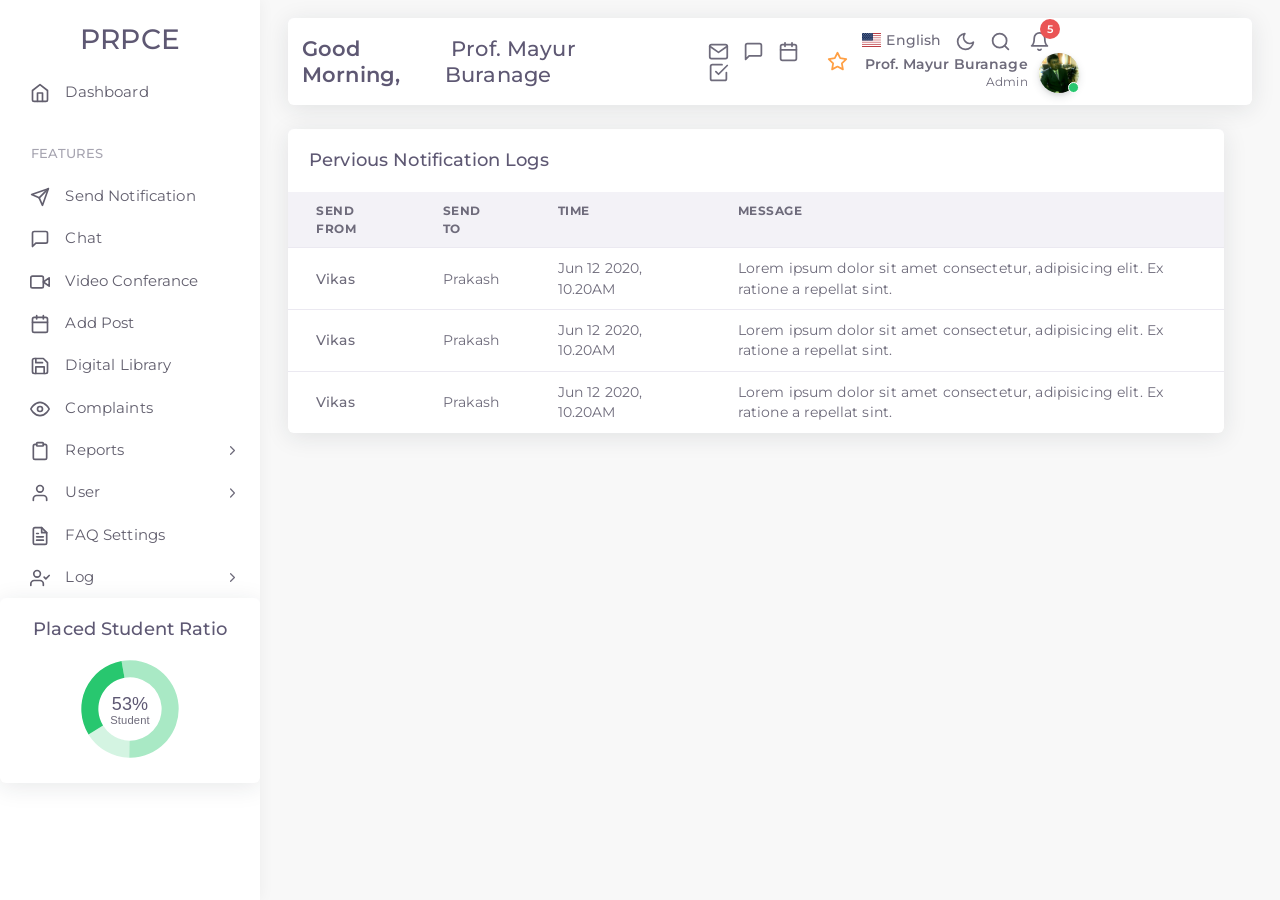
<file: user-log.html>
<!DOCTYPE html>
 
<html class="loading" lang="en" data-textdirection="ltr">
  <!-- BEGIN: Head-->
  <head>
    <meta http-equiv="Content-Type" content="text/html; charset=UTF-8">
    <meta http-equiv="X-UA-Compatible" content="IE=edge">
    <meta name="viewport" content="width=device-width,initial-scale=1.0,user-scalable=0,minimal-ui">
   
    <title>TnP System - User Logs</title>
    <link rel="apple-touch-icon" href="app-assets/images/ico/apple-icon-120.png">
    <link rel="shortcut icon" type="image/x-icon" href="app-assets/images/ico/favicon.ico">
    <link href="https://fonts.googleapis.com/css2?family=Montserrat:ital,wght@0,300;0,400;0,500;0,600;1,400;1,500;1,600" rel="stylesheet">

    <!-- BEGIN: Vendor CSS-->
    <link rel="stylesheet" type="text/css" href="app-assets/vendors/css/vendors.min.css">
    <link rel="stylesheet" type="text/css" href="app-assets/vendors/css/editors/quill/katex.min.css">
    <link rel="stylesheet" type="text/css" href="app-assets/vendors/css/editors/quill/monokai-sublime.min.css">
    <link rel="stylesheet" type="text/css" href="app-assets/vendors/css/editors/quill/quill.snow.css">
    <link rel="stylesheet" type="text/css" href="app-assets/vendors/css/extensions/toastr.min.css">
    <link rel="stylesheet" type="text/css" href="app-assets/vendors/css/forms/select/select2.min.css">
    <link rel="preconnect" href="https://fonts.gstatic.com">
    <link rel="stylesheet" type="text/css" href="https://fonts.googleapis.com/css2?family=Inconsolata&amp;family=Roboto+Slab&amp;family=Slabo+27px&amp;family=Sofia&amp;family=Ubuntu+Mono&amp;display=swap">
    <!-- END: Vendor CSS-->

    <!-- BEGIN: Theme CSS-->
    <link rel="stylesheet" type="text/css" href="app-assets/css/bootstrap.min.css">
    <link rel="stylesheet" type="text/css" href="app-assets/css/bootstrap-extended.min.css">
    <link rel="stylesheet" type="text/css" href="app-assets/css/colors.min.css">
    <link rel="stylesheet" type="text/css" href="app-assets/css/components.min.css">
    <link rel="stylesheet" type="text/css" href="app-assets/css/themes/dark-layout.min.css">
    <link rel="stylesheet" type="text/css" href="app-assets/css/themes/bordered-layout.min.css">
    <link rel="stylesheet" type="text/css" href="app-assets/css/themes/semi-dark-layout.min.css">

    <!-- BEGIN: Page CSS-->
    <link rel="stylesheet" type="text/css" href="app-assets/css/core/menu/menu-types/vertical-menu.min.css">
    <link rel="stylesheet" type="text/css" href="app-assets/css/plugins/forms/form-quill-editor.min.css">
    <link rel="stylesheet" type="text/css" href="app-assets/css/plugins/extensions/ext-component-toastr.min.css">
    <link rel="stylesheet" type="text/css" href="app-assets/css/pages/app-email.min.css">
    <!-- END: Page CSS-->

    <!-- BEGIN: Custom CSS-->
    <link rel="stylesheet" type="text/css" href="assets/css/style.css">
    <!-- END: Custom CSS-->

  </head>
  <!-- END: Head-->

  <!-- BEGIN: Body-->
  <body class="vertical-layout vertical-menu-modern content-left-sidebar navbar-floating footer-static  " data-open="click" data-menu="vertical-menu-modern" data-col="content-left-sidebar">

    <!-- BEGIN: Header-->
    <nav class="header-navbar navbar navbar-expand-lg align-items-center floating-nav navbar-light navbar-shadow container-xxl">
    
      <div class="navbar-container d-flex content">
        <h3 style="margin-top: 7px;
        display: flex;
        align-items: center;"><b>Good Morning, </b>&nbsp;Prof. Mayur Buranage&nbsp;&nbsp;&nbsp;&nbsp;&nbsp;&nbsp;&nbsp;&nbsp;</h3>
        <div class="bookmark-wrapper d-flex align-items-center">
          <ul class="nav navbar-nav d-xl-none">
            <li class="nav-item"><a class="nav-link menu-toggle" href="#"><i class="ficon" data-feather="menu"></i></a></li>
          </ul>
          <ul class="nav navbar-nav bookmark-icons">
            <li class="nav-item d-none d-lg-block"><a class="nav-link" href="#" data-bs-toggle="tooltip" data-bs-placement="bottom" title="Email"><i class="ficon" data-feather="mail"></i></a></li>
            <li class="nav-item d-none d-lg-block"><a class="nav-link" href="#" data-bs-toggle="tooltip" data-bs-placement="bottom" title="Chat"><i class="ficon" data-feather="message-square"></i></a></li>
            <li class="nav-item d-none d-lg-block"><a class="nav-link"href="#" data-bs-toggle="tooltip" data-bs-placement="bottom" title="Calendar"><i class="ficon" data-feather="calendar"></i></a></li>
            <li class="nav-item d-none d-lg-block"><a class="nav-link" hhref="#" data-bs-toggle="tooltip" data-bs-placement="bottom" title="Todo"><i class="ficon" data-feather="check-square"></i></a></li>
          </ul>
          <ul class="nav navbar-nav">
            <li class="nav-item d-none d-lg-block"><a class="nav-link bookmark-star"><i class="ficon text-warning" data-feather="star"></i></a>
              <div class="bookmark-input search-input">
                <div class="bookmark-input-icon"><i data-feather="search"></i></div>
                <input class="form-control input" type="text" placeholder="Bookmark" tabindex="0" data-search="search">
                <ul class="search-list search-list-bookmark"></ul>
              </div>
            </li>
          </ul>
        </div>
        <ul class="nav navbar-nav align-items-center ms-auto">
          <li class="nav-item dropdown dropdown-language"><a class="nav-link dropdown-toggle" id="dropdown-flag" href="#" data-bs-toggle="dropdown" aria-haspopup="true" aria-expanded="false"><i class="flag-icon flag-icon-us"></i><span class="selected-language">English</span></a>
          
          </li>
          <li class
          <li class="nav-item d-none d-lg-block"><a class="nav-link nav-link-style"><i class="ficon" data-feather="moon"></i></a></li>
          <li class="nav-item nav-search"><a class="nav-link nav-link-search"><i class="ficon" data-feather="search"></i></a>
            <div class="search-input">
              <div class="search-input-icon"><i data-feather="search"></i></div>
              <input class="form-control input" type="text" placeholder="Explore Vuexy..." tabindex="-1" data-search="search">
              <div class="search-input-close"><i data-feather="x"></i></div>
              <ul class="search-list search-list-main"></ul>
            </div>
          </li>
          <li class="nav-item dropdown dropdown-cart me-25">
            <ul class="dropdown-menu dropdown-menu-media dropdown-menu-end">
              <li class="dropdown-menu-header">
                <div class="dropdown-header d-flex">
                  <h4 class="notification-title mb-0 me-auto">My Cart</h4>
                  <div class="badge rounded-pill badge-light-primary">4 Items</div>
                </div>
              </li>
              <li class="scrollable-container media-list">
                <div class="list-item align-items-center"><img class="d-block rounded me-1" src="app-assets/images/pages/eCommerce/1.png" alt="donuts" width="62">
                  <div class="list-item-body flex-grow-1"><i class="ficon cart-item-remove" data-feather="x"></i>
                    <div class="media-heading">
                      <h6 class="cart-item-title"><a class="text-body" href="app-ecommerce-details.html"> Apple watch 5</a></h6><small class="cart-item-by">By Apple</small>
                    </div>
                    <div class="cart-item-qty">
                      <div class="input-group">
                        <input class="touchspin-cart" type="number" value="1">
                      </div>
                    </div>
                    <h5 class="cart-item-price">$374.90</h5>
                  </div>
                </div>
                <div class="list-item align-items-center"><img class="d-block rounded me-1" src="app-assets/images/pages/eCommerce/7.png" alt="donuts" width="62">
                  <div class="list-item-body flex-grow-1"><i class="ficon cart-item-remove" data-feather="x"></i>
                    <div class="media-heading">
                      <h6 class="cart-item-title"><a class="text-body" href="app-ecommerce-details.html"> Google Home Mini</a></h6><small class="cart-item-by">By Google</small>
                    </div>
                    <div class="cart-item-qty">
                      <div class="input-group">
                        <input class="touchspin-cart" type="number" value="3">
                      </div>
                    </div>
                    <h5 class="cart-item-price">$129.40</h5>
                  </div>
                </div>
                <div class="list-item align-items-center"><img class="d-block rounded me-1" src="app-assets/images/pages/eCommerce/2.png" alt="donuts" width="62">
                  <div class="list-item-body flex-grow-1"><i class="ficon cart-item-remove" data-feather="x"></i>
                    <div class="media-heading">
                      <h6 class="cart-item-title"><a class="text-body" href="app-ecommerce-details.html"> iPhone 11 Pro</a></h6><small class="cart-item-by">By Apple</small>
                    </div>
                    <div class="cart-item-qty">
                      <div class="input-group">
                        <input class="touchspin-cart" type="number" value="2">
                      </div>
                    </div>
                    <h5 class="cart-item-price">$699.00</h5>
                  </div>
                </div>
                <div class="list-item align-items-center"><img class="d-block rounded me-1" src="app-assets/images/pages/eCommerce/3.png" alt="donuts" width="62">
                  <div class="list-item-body flex-grow-1"><i class="ficon cart-item-remove" data-feather="x"></i>
                    <div class="media-heading">
                      <h6 class="cart-item-title"><a class="text-body" href="app-ecommerce-details.html"> iMac Pro</a></h6><small class="cart-item-by">By Apple</small>
                    </div>
                    <div class="cart-item-qty">
                      <div class="input-group">
                        <input class="touchspin-cart" type="number" value="1">
                      </div>
                    </div>
                    <h5 class="cart-item-price">$4,999.00</h5>
                  </div>
                </div>
                <div class="list-item align-items-center"><img class="d-block rounded me-1" src="app-assets/images/pages/eCommerce/5.png" alt="donuts" width="62">
                  <div class="list-item-body flex-grow-1"><i class="ficon cart-item-remove" data-feather="x"></i>
                    <div class="media-heading">
                      <h6 class="cart-item-title"><a class="text-body" href="app-ecommerce-details.html"> MacBook Pro</a></h6><small class="cart-item-by">By Apple</small>
                    </div>
                    <div class="cart-item-qty">
                      <div class="input-group">
                        <input class="touchspin-cart" type="number" value="1">
                      </div>
                    </div>
                    <h5 class="cart-item-price">$2,999.00</h5>
                  </div>
                </div>
              </li>
              <li class="dropdown-menu-footer">
                <div class="d-flex justify-content-between mb-1">
                  <h6 class="fw-bolder mb-0">Total:</h6>
                  <h6 class="text-primary fw-bolder mb-0">$10,999.00</h6>
                </div><a class="btn btn-primary w-100" href="app-ecommerce-checkout.html">Checkout</a>
              </li>
            </ul>
          </li>
          <li class="nav-item dropdown dropdown-notification me-25"><a class="nav-link" href="#" data-bs-toggle="dropdown"><i class="ficon" data-feather="bell"></i><span class="badge rounded-pill bg-danger badge-up">5</span></a>
            <ul class="dropdown-menu dropdown-menu-media dropdown-menu-end">
              <li class="dropdown-menu-header">
                <div class="dropdown-header d-flex">
                  <h4 class="notification-title mb-0 me-auto">Notifications</h4>
                  <div class="badge rounded-pill badge-light-primary">6 New</div>
                </div>
              </li>
              <li class="scrollable-container media-list"><a class="d-flex" href="#">
                  <div class="list-item d-flex align-items-start">
                    <div class="me-1">
                      <div class="avatar"><img src="app-assets/images/portrait/small/avatar-s-31.jpg" alt="avatar" width="32" height="32"></div>
                    </div>
                    <div class="list-item-body flex-grow-1">
                      <p class="media-heading"><span class="fw-bolder">New message</span>&nbsp;received</p><small class="notification-text"> You have 3 unread messages</small>
                    </div>
                  </div></a><a class="d-flex" href="#">
                  <div class="list-item d-flex align-items-start">
                    <div class="me-1">
                      <div class="avatar"><img src="app-assets/images/portrait/small/avatar-s-3.jpg" alt="avatar" width="32" height="32"></div>
                    </div>
                    <div class="list-item-body flex-grow-1">
                      <p class="media-heading"><span class="fw-bolder">New message</span>&nbsp;received</p><small class="notification-text"> You have 10 unread messages</small>
                    </div>
                  </div></a>
                <div class="list-item d-flex align-items-center">
                  <h6 class="fw-bolder me-auto mb-0">System Notifications</h6>
                  <div class="form-check form-check-primary form-switch">
                    <input class="form-check-input" id="systemNotification" type="checkbox" checked="">
                    <label class="form-check-label" for="systemNotification"></label>
                  </div>
                </div><a class="d-flex" href="#">
                  <div class="list-item d-flex align-items-start">
                    <div class="me-1">
                      <div class="avatar bg-light-danger">
                        <div class="avatar-content"><i class="avatar-icon" data-feather="x"></i></div>
                      </div>
                    </div>
                    <div class="list-item-body flex-grow-1">
                      <p class="media-heading"><span class="fw-bolder">Server down</span>&nbsp;registered</p><small class="notification-text"> USA Server is down due to high CPU usage</small>
                    </div>
                  </div></a><a class="d-flex" href="#">
                  <div class="list-item d-flex align-items-start">
                    <div class="me-1">
                      <div class="avatar bg-light-success">
                        <div class="avatar-content"><i class="avatar-icon" data-feather="check"></i></div>
                      </div>
                    </div>
                    <div class="list-item-body flex-grow-1">
                      <p class="media-heading"><span class="fw-bolder">Students report</span>&nbsp;generated</p><small class="notification-text"> Last month sales report generated</small>
                    </div>
                  </div></a><a class="d-flex" href="#">
                  <div class="list-item d-flex align-items-start">
                    <div class="me-1">
                      <div class="avatar bg-light-warning">
                        <div class="avatar-content"><i class="avatar-icon" data-feather="alert-triangle"></i></div>
                      </div>
                    </div>
                    <div class="list-item-body flex-grow-1">
                      <p class="media-heading"><span class="fw-bolder">High memory</span>&nbsp;usage</p><small class="notification-text"> Server using high memory</small>
                    </div>
                  </div></a>
              </li>
              <li class="dropdown-menu-footer"><a class="btn btn-primary w-100" href="#">Read all notifications</a></li>
            </ul>
          </li>
          <li class="nav-item dropdown dropdown-user"><a class="nav-link dropdown-toggle dropdown-user-link" id="dropdown-user" href="#" data-bs-toggle="dropdown" aria-haspopup="true" aria-expanded="false">
              <div class="user-nav d-sm-flex d-none"><span class="user-name fw-bolder">Prof. Mayur Buranage</span><span class="user-status">Admin</span></div><span class="avatar"><img class="round" src="app-assets/images/portrait/small/avatar-s-11.jpg" alt="avatar" height="40" width="40"><span class="avatar-status-online"></span></span></a>
            <div class="dropdown-menu dropdown-menu-end" aria-labelledby="dropdown-user"><a class="dropdown-item" href="#"><i class="me-50" data-feather="user"></i> Profile</a>
              <div class="dropdown-divider"></div><a class="dropdown-item" href="#"><i class="me-50" data-feather="settings"></i> Settings</a><a class="dropdown-item" href="#"><i class="me-50" data-feather="help-circle"></i> FAQ</a><a class="dropdown-item" href="#"><i class="me-50" data-feather="power"></i> Logout</a>
            </div>
          </li>
        </ul>
      </div>
    </nav>
    <ul class="main-search-list-defaultlist d-none">
      <li class="d-flex align-items-center"><a href="#">
          <h6 class="section-label mt-75 mb-0">Files</h6></a></li>
      <li class="auto-suggestion"><a class="d-flex align-items-center justify-content-between w-100" href="file-manager.html">
          <div class="d-flex">
            <div class="me-75"><img src="app-assets/images/icons/xls.png" alt="png" height="32"></div>
            <div class="search-data">
              <p class="search-data-title mb-0">Two new item submitted</p><small class="text-muted">Marketing Manager</small>
            </div>
          </div><small class="search-data-size me-50 text-muted">&apos;17kb</small></a></li>
      <li class="auto-suggestion"><a class="d-flex align-items-center justify-content-between w-100" href="file-manager.html">
          <div class="d-flex">
            <div class="me-75"><img src="app-assets/images/icons/jpg.png" alt="png" height="32"></div>
            <div class="search-data">
              <p class="search-data-title mb-0">52 JPG file Generated</p><small class="text-muted">FontEnd Developer</small>
            </div>
          </div><small class="search-data-size me-50 text-muted">&apos;11kb</small></a></li>
      <li class="auto-suggestion"><a class="d-flex align-items-center justify-content-between w-100" href="file-manager.html">
          <div class="d-flex">
            <div class="me-75"><img src="app-assets/images/icons/pdf.png" alt="png" height="32"></div>
            <div class="search-data">
              <p class="search-data-title mb-0">25 PDF File Uploaded</p><small class="text-muted">Digital Marketing Manager</small>
            </div>
          </div><small class="search-data-size me-50 text-muted">&apos;150kb</small></a></li>
      <li class="auto-suggestion"><a class="d-flex align-items-center justify-content-between w-100" href="file-manager.html">
          <div class="d-flex">
            <div class="me-75"><img src="app-assets/images/icons/doc.png" alt="png" height="32"></div>
            <div class="search-data">
              <p class="search-data-title mb-0">Anna_Strong.doc</p><small class="text-muted">Web Designer</small>
            </div>
          </div><small class="search-data-size me-50 text-muted">&apos;256kb</small></a></li>
      <li class="d-flex align-items-center"><a href="#">
          <h6 class="section-label mt-75 mb-0">Members</h6></a></li>
      <li class="auto-suggestion"><a class="d-flex align-items-center justify-content-between py-50 w-100" href="user-view-account.html">
          <div class="d-flex align-items-center">
            <div class="avatar me-75"><img src="app-assets/images/portrait/small/avatar-s-8.jpg" alt="png" height="32"></div>
            <div class="search-data">
              <p class="search-data-title mb-0">Prof. Mayur Buranage</p><small class="text-muted">UI designer</small>
            </div>
          </div></a></li>
      <li class="auto-suggestion"><a class="d-flex align-items-center justify-content-between py-50 w-100" href="user-view-account.html">
          <div class="d-flex align-items-center">
            <div class="avatar me-75"><img src="app-assets/images/portrait/small/avatar-s-1.jpg" alt="png" height="32"></div>
            <div class="search-data">
              <p class="search-data-title mb-0">Michal Clark</p><small class="text-muted">FontEnd Developer</small>
            </div>
          </div></a></li>
      <li class="auto-suggestion"><a class="d-flex align-items-center justify-content-between py-50 w-100" href="user-view-account.html">
          <div class="d-flex align-items-center">
            <div class="avatar me-75"><img src="app-assets/images/portrait/small/avatar-s-14.jpg" alt="png" height="32"></div>
            <div class="search-data">
              <p class="search-data-title mb-0">Milena Gibson</p><small class="text-muted">Digital Marketing Manager</small>
            </div>
          </div></a></li>
      <li class="auto-suggestion"><a class="d-flex align-items-center justify-content-between py-50 w-100" href="user-view-account.html">
          <div class="d-flex align-items-center">
            <div class="avatar me-75"><img src="app-assets/images/portrait/small/avatar-s-6.jpg" alt="png" height="32"></div>
            <div class="search-data">
              <p class="search-data-title mb-0">Anna Strong</p><small class="text-muted">Web Designer</small>
            </div>
          </div></a></li>
    </ul>
    <ul class="main-search-list-defaultlist-other-list d-none">
      <li class="auto-suggestion justify-content-between"><a class="d-flex align-items-center justify-content-between w-100 py-50">
          <div class="d-flex justify-content-start"><span class="me-75" data-feather="alert-circle"></span><span>No results found.</span></div></a></li>
    </ul>
    <!-- END: Header-->


    <!-- BEGIN: Main Menu-->
    <div class="main-menu menu-fixed menu-light menu-accordion menu-shadow" data-scroll-to-active="true">
      <h1 style="text-align: center;
      margin-top: 23px;">PRPCE</h1>
      <!-- <div class="navbar-header">
        <ul class="nav navbar-nav flex-row">
          <li class="nav-item me-auto"><a class="navbar-brand" href="https://www.prpcem.org/wp-content/uploads/2020/07/PR-Pote-Patil-College-Amravati-Logo.jpeg"><span class="brand-logo"></span>
                <svg viewbox="0 0 139 95" version="1.1" xmlns="http://www.w3.org/2000/svg" xmlns:xlink="http://www.w3.org/1999/xlink" height="24">
                  <defs>
                    <lineargradient id="linearGradient-1" x1="100%" y1="10.5120544%" x2="50%" y2="89.4879456%">
                      <stop stop-color="#000000" offset="0%"></stop>
                      <stop stop-color="#FFFFFF" offset="100%"></stop>
                    </lineargradient>
                    <lineargradient id="linearGradient-2" x1="64.0437835%" y1="46.3276743%" x2="37.373316%" y2="100%">
                      <stop stop-color="#EEEEEE" stop-opacity="0" offset="0%"></stop>
                      <stop stop-color="#FFFFFF" offset="100%"></stop>
                    </lineargradient>
                  </defs>
                  <g id="Page-1" stroke="none" stroke-width="1" fill="none" fill-rule="evenodd">
                    <g id="Artboard" transform="translate(-400.000000, -178.000000)">
                      <g id="Group" transform="translate(400.000000, 178.000000)">
                        <path class="text-primary" id="Path" d="M-5.68434189e-14,2.84217094e-14 L39.1816085,2.84217094e-14 L69.3453773,32.2519224 L101.428699,2.84217094e-14 L138.784583,2.84217094e-14 L138.784199,29.8015838 C137.958931,37.3510206 135.784352,42.5567762 132.260463,45.4188507 C128.736573,48.2809251 112.33867,64.5239941 83.0667527,94.1480575 L56.2750821,94.1480575 L6.71554594,44.4188507 C2.46876683,39.9813776 0.345377275,35.1089553 0.345377275,29.8015838 C0.345377275,24.4942122 0.230251516,14.560351 -5.68434189e-14,2.84217094e-14 Z" style="fill:currentColor"></path>
                        <path id="Path1" d="M69.3453773,32.2519224 L101.428699,1.42108547e-14 L138.784583,1.42108547e-14 L138.784199,29.8015838 C137.958931,37.3510206 135.784352,42.5567762 132.260463,45.4188507 C128.736573,48.2809251 112.33867,64.5239941 83.0667527,94.1480575 L56.2750821,94.1480575 L32.8435758,70.5039241 L69.3453773,32.2519224 Z" fill="url(#linearGradient-1)" opacity="0.2"></path>
                        <polygon id="Path-2" fill="#000000" opacity="0.049999997" points="69.3922914 32.4202615 32.8435758 70.5039241 54.0490008 16.1851325"></polygon>
                        <polygon id="Path-21" fill="#000000" opacity="0.099999994" points="69.3922914 32.4202615 32.8435758 70.5039241 58.3683556 20.7402338"></polygon>
                        <polygon id="Path-3" fill="url(#linearGradient-2)" opacity="0.099999994" points="101.428699 0 83.0667527 94.1480575 130.378721 47.0740288"></polygon>
                      </g>
                    </g>
                  </g>
                </svg></span>
              <h2 class="brand-text">Vuexy</h2></a></li>
          <li class="nav-item nav-toggle"><a class="nav-link modern-nav-toggle pe-0" data-bs-toggle="collapse"><i class="d-block d-xl-none text-primary toggle-icon font-medium-4" data-feather="x"></i><i class="d-none d-xl-block collapse-toggle-icon font-medium-4  text-primary" data-feather="disc" data-ticon="disc"></i></a></li>
        </ul>
      </div> -->
      <div class="shadow-bottom"></div>
      <div class="main-menu-content">
        <ul class="navigation navigation-main" id="main-menu-navigation" data-menu="menu-navigation">
          <!-- <li class=" nav-item"><a class="d-flex align-items-center" href="dashboard.html"><i data-feather="home"></i><span class="menu-title text-truncate" data-i18n="Dashboards">Dashboards</span><span class="badge badge-light-warning rounded-pill ms-auto me-1">2</span></a>
            <ul class="menu-content">
              <li><a class="d-flex align-items-center" href="dashboard-analytics.html"><i data-feather="circle"></i><span class="menu-item text-truncate" data-i18n="Analytics">Analytics</span></a>
              </li>
              <li class="active"><a class="d-flex align-items-center" href="dashboard-ecommerce.html"><i data-feather="circle"></i><span class="menu-item text-truncate" data-i18n="eCommerce">eCommerce</span></a>
              </li>
            </ul>
          </li> -->
          <li class=" nav-item"><a class="d-flex align-items-center" href="dashboard.html"><i data-feather="home"></i><span class="menu-title text-truncate" data-i18n="Email">Dashboard</span></a>
          </li>
          <li class=" navigation-header"><span data-i18n="Apps &amp; Pages">Features</span><i data-feather="more-horizontal"></i>
          </li>
          <li class=" nav-item"><a class="d-flex align-items-center" href="send-notification.html"><i data-feather="send"></i><span class="menu-title text-truncate" data-i18n="Email">Send Notification</span></a>
          </li>
          <li class=" nav-item"><a class="d-flex align-items-center" href="chat.html"><i data-feather="message-square"></i><span class="menu-title text-truncate" data-i18n="Chat">Chat</span></a>
          </li>
          <li class=" nav-item"><a class="d-flex align-items-center" href="coming-soon.html"><i data-feather="video"></i><span class="menu-title text-truncate" data-i18n="Todo">Video Conferance</span></a>
          </li>
          <li class=" nav-item"><a class="d-flex align-items-center" href="add-post.html"><i data-feather="calendar"></i><span class="menu-title text-truncate" data-i18n="Calendar">Add Post</span></a>
          </li>
          <!-- <li class=" nav-item"><a class="d-flex align-items-center" href="app-kanban.html"><i data-feather="grid"></i><span class="menu-title text-truncate" data-i18n="Kanban">Kanban</span></a>
          </li> -->
          <!-- <li class=" nav-item"><a class="d-flex align-items-center" href="#"><i data-feather="file-text"></i><span class="menu-title text-truncate" data-i18n="Invoice">Invoice</span></a>
            <ul class="menu-content">
              <li><a class="d-flex align-items-center" href="app-invoice-list.html"><i data-feather="circle"></i><span class="menu-item text-truncate" data-i18n="List">List</span></a>
              </li>
              <li><a class="d-flex align-items-center" href="app-invoice-preview.html"><i data-feather="circle"></i><span class="menu-item text-truncate" data-i18n="Preview">Preview</span></a>
              </li>
              <li><a class="d-flex align-items-center" href="app-invoice-edit.html"><i data-feather="circle"></i><span class="menu-item text-truncate" data-i18n="Edit">Edit</span></a>
              </li>
              <li><a class="d-flex align-items-center" href="app-invoice-add.html"><i data-feather="circle"></i><span class="menu-item text-truncate" data-i18n="Add">Add</span></a>
              </li>
            </ul>
          </li> -->
          <li class=" nav-item"><a class="d-flex align-items-center" href="file-manager.html"><i data-feather="save"></i><span class="menu-title text-truncate" data-i18n="File Manager">Digital Library</span></a>
          </li>
          <li class=" nav-item"><a class="d-flex align-items-center" href="complaints.html"><i data-feather="eye"></i><span class="menu-title text-truncate" data-i18n="Roles &amp; Permission">Complaints</span></a>
            <!-- <ul class="menu-content">
              <li><a class="d-flex align-items-center" href="app-access-roles.html"><i data-feather="circle"></i><span class="menu-item text-truncate" data-i18n="Roles">Roles</span></a>
              </li>
              <li><a class="d-flex align-items-center" href="complaints.html"><i data-feather="circle"></i><span class="menu-item text-truncate" data-i18n="Permission">Permission</span></a>
              </li>
            </ul> -->
          </li>
          <li class=" nav-item"><a class="d-flex align-items-center" ><i data-feather='clipboard'></i><span class="menu-title text-truncate" data-i18n="eCommerce">Reports</span></a>
            <ul class="menu-content">
              <li><a class="d-flex align-items-center" href="reports.html"><i data-feather="circle"></i><span class="menu-item text-truncate" data-i18n="Shop">Placed Student</span></a>
              </li>
              <li><a class="d-flex align-items-center" href="coming-soon.html"><i data-feather="circle"></i><span class="menu-item text-truncate" data-i18n="Details">Non Placed Student</span></a>
              </li>
             
            </ul>
          </li>
          <li class=" nav-item"><a class="d-flex align-items-center" href="#"><i data-feather="user"></i><span class="menu-title text-truncate" data-i18n="User">User</span></a>
            <ul class="menu-content">
              <li><a class="d-flex align-items-center" href="user-list.html"><i data-feather="circle"></i><span class="menu-item text-truncate" data-i18n="List">Student</span></a>
              </li>
              <li><a class="d-flex align-items-center" href="user-list.html"><i data-feather="circle"></i><span class="menu-item text-truncate" data-i18n="List">HR</span></a>
              </li>
              <li><a class="d-flex align-items-center" href="user-list.html"><i data-feather="circle"></i><span class="menu-item text-truncate" data-i18n="List">Co-Ordinator</span></a>
              </li>
              <li><a class="d-flex align-items-center" href="user-view-account.html"><i data-feather="circle"></i><span class="menu-item text-truncate" data-i18n="List">Sample Profile</span></a>
              </li>
              <!-- <li><a class="d-flex align-items-center" href="#"><i data-feather="circle"></i><span class="menu-item text-truncate" data-i18n="View">View</span></a>
                <ul class="menu-content">
                  <li><a class="d-flex align-items-center" href="user-view-account.html"><span class="menu-item text-truncate" data-i18n="Account">Account</span></a>
                  </li>
                  <li><a class="d-flex align-items-center" href="app-user-view-security.html"><span class="menu-item text-truncate" data-i18n="Security">Security</span></a>
                  </li>
                  <li><a class="d-flex align-items-center" href="app-user-view-billing.html"><span class="menu-item text-truncate" data-i18n="Billing &amp; Plans">Billing &amp; Plans</span></a>
                  </li>
                  <li><a class="d-flex align-items-center" href="app-user-view-notifications.html"><span class="menu-item text-truncate" data-i18n="Notifications">Notifications</span></a>
                  </li>
                  <li><a class="d-flex align-items-center" href="app-user-view-connections.html"><span class="menu-item text-truncate" data-i18n="Connections">Connections</span></a>
                  </li>
                </ul>
              </li> -->
            </ul>
          </li>
          <li class=" nav-item"><a class="d-flex align-items-center" href="coming-soon.html"><i data-feather="file-text"></i><span class="menu-title text-truncate" data-i18n="Pages"> FAQ Settings</span></a>
            <!-- <ul class="menu-content">
              <li><a class="d-flex align-items-center" href="#"><i data-feather="circle"></i><span class="menu-item text-truncate" data-i18n="Account Settings">Account Settings</span></a>
                <ul class="menu-content">
                  <li><a class="d-flex align-items-center" href="page-account-settings-account.html"><span class="menu-item text-truncate" data-i18n="Account">Account</span></a>
                  </li>
                  <li><a class="d-flex align-items-center" href="page-account-settings-security.html"><span class="menu-item text-truncate" data-i18n="Security">Security</span></a>
                  </li>
                  <li><a class="d-flex align-items-center" href="page-account-settings-billing.html"><span class="menu-item text-truncate" data-i18n="Billings &amp; Plans">Billings &amp; Plans</span></a>
                  </li>
                  <li><a class="d-flex align-items-center" href="page-account-settings-notifications.html"><span class="menu-item text-truncate" data-i18n="Notifications">Notifications</span></a>
                  </li>
                  <li><a class="d-flex align-items-center" href="page-account-settings-connections.html"><span class="menu-item text-truncate" data-i18n="Connections">Connections</span></a>
                  </li>
                </ul>
              </li>
              <li><a class="d-flex align-items-center" href="page-profile.html"><i data-feather="circle"></i><span class="menu-item text-truncate" data-i18n="Profile">Profile</span></a>
              </li>
              <li><a class="d-flex align-items-center" href="page-faq.html"><i data-feather="circle"></i><span class="menu-item text-truncate" data-i18n="FAQ">FAQ</span></a>
              </li>
              <li><a class="d-flex align-items-center" href="page-knowledge-base.html"><i data-feather="circle"></i><span class="menu-item text-truncate" data-i18n="Knowledge Base">Knowledge Base</span></a>
              </li>
              <li><a class="d-flex align-items-center" href="page-pricing.html"><i data-feather="circle"></i><span class="menu-item text-truncate" data-i18n="Pricing">Pricing</span></a>
              </li>
              <li><a class="d-flex align-items-center" href="page-license.html"><i data-feather="circle"></i><span class="menu-item text-truncate" data-i18n="License">License</span></a>
              </li>
              <li><a class="d-flex align-items-center" href="page-api-key.html"><i data-feather="circle"></i><span class="menu-item text-truncate" data-i18n="API Key">API Key</span></a>
              </li>
              <li><a class="d-flex align-items-center" href="#"><i data-feather="circle"></i><span class="menu-item text-truncate" data-i18n="Blog">Blog</span></a>
                <ul class="menu-content">
                  <li><a class="d-flex align-items-center" href="page-blog-list.html"><span class="menu-item text-truncate" data-i18n="List">List</span></a>
                  </li>
                  <li><a class="d-flex align-items-center" href="page-blog-detail.html"><span class="menu-item text-truncate" data-i18n="Detail">Detail</span></a>
                  </li>
                  <li><a class="d-flex align-items-center" href="page-blog-edit.html"><span class="menu-item text-truncate" data-i18n="Edit">Edit</span></a>
                  </li>
                </ul>
              </li>
              <li><a class="d-flex align-items-center" href="#"><i data-feather="circle"></i><span class="menu-item text-truncate" data-i18n="Mail Template">Mail Template</span></a>
                <ul class="menu-content">
                  <li><a class="d-flex align-items-center" href="https://pixinvent.com/demo/vuexy-mail-template/mail-welcome.html" target="_blank"><span class="menu-item text-truncate" data-i18n="Welcome">Welcome</span></a>
                  </li>
                  <li><a class="d-flex align-items-center" href="https://pixinvent.com/demo/vuexy-mail-template/mail-reset-password.html" target="_blank"><span class="menu-item text-truncate" data-i18n="Reset Password">Reset Password</span></a>
                  </li>
                  <li><a class="d-flex align-items-center" href="https://pixinvent.com/demo/vuexy-mail-template/mail-verify-email.html" target="_blank"><span class="menu-item text-truncate" data-i18n="Verify Email">Verify Email</span></a>
                  </li>
                  <li><a class="d-flex align-items-center" href="https://pixinvent.com/demo/vuexy-mail-template/mail-deactivate-account.html" target="_blank"><span class="menu-item text-truncate" data-i18n="Deactivate Account">Deactivate Account</span></a>
                  </li>
                  <li><a class="d-flex align-items-center" href="https://pixinvent.com/demo/vuexy-mail-template/mail-invoice.html" target="_blank"><span class="menu-item text-truncate" data-i18n="Invoice">Invoice</span></a>
                  </li>
                  <li><a class="d-flex align-items-center" href="https://pixinvent.com/demo/vuexy-mail-template/mail-promotional.html" target="_blank"><span class="menu-item text-truncate" data-i18n="Promotional">Promotional</span></a>
                  </li>
                </ul>
              </li>
              <li><a class="d-flex align-items-center" href="#"><i data-feather="circle"></i><span class="menu-item text-truncate" data-i18n="Miscellaneous">Miscellaneous</span></a>
                <ul class="menu-content">
                  <li><a class="d-flex align-items-center" href="page-misc-coming-soon.html" target="_blank"><span class="menu-item text-truncate" data-i18n="Coming Soon">Coming Soon</span></a>
                  </li>
                  <li><a class="d-flex align-items-center" href="page-misc-not-authorized.html" target="_blank"><span class="menu-item text-truncate" data-i18n="Not Authorized">Not Authorized</span></a>
                  </li>
                  <li><a class="d-flex align-items-center" href="page-misc-under-maintenance.html" target="_blank"><span class="menu-item text-truncate" data-i18n="Maintenance">Maintenance</span></a>
                  </li>
                  <li><a class="d-flex align-items-center" href="page-misc-error.html" target="_blank"><span class="menu-item text-truncate" data-i18n="Error">Error</span></a>
                  </li>
                </ul>
              </li>
            </ul> -->
          </li>
          <li class=" nav-item"><a class="d-flex align-items-center" href="#"><i data-feather="user-check"></i><span class="menu-title text-truncate" data-i18n="Authentication">Log</span></a>
            <ul class="menu-content">
            
                  <li><a class="d-flex align-items-center" href="user-log.html" ><span class="menu-item text-truncate" data-i18n="Basic">User Log</span></a>
                  </li>
                  <li><a class="d-flex align-items-center" href="chat-log.html" ><span class="menu-item text-truncate" data-i18n="Cover">Chat Log</span></a>
                  </li>
             
           
            </ul>
          </li>
         
          <div class="col-lg-12 col-md-6 col-12">
            <div class="card earnings-card">
              <div class="card-body">
                <div class="row">
                  <div class="col-12">
                    <h4 class="card-title mb-1" style="text-align: center;">Placed Student Ratio</h4>
                    <!-- <div class="font-small-2">This Month</div>
                    <h5 class="mb-1">$4055.56</h5>
                    <p class="card-text text-muted font-small-2">
                      <span class="fw-bolder">68.2%</span><span> more earnings than last month.</span>
                    </p> -->
                  </div>
                  <div class="col-12">
                    <div id="earnings-chart"></div>
                  </div>
                </div>
              </div>
            </div>
          </div>
          <!--
          <li class=" navigation-header"><span data-i18n="User Interface">User Interface</span><i data-feather="more-horizontal"></i>
          </li>
          <li class=" nav-item"><a class="d-flex align-items-center" href="ui-typography.html"><i data-feather="type"></i><span class="menu-title text-truncate" data-i18n="Typography">Typography</span></a>
          </li>
          <li class=" nav-item"><a class="d-flex align-items-center" href="ui-feather.html"><i data-feather="eye"></i><span class="menu-title text-truncate" data-i18n="Feather">Feather</span></a>
          </li>
          <li class=" nav-item"><a class="d-flex align-items-center" href="#"><i data-feather="credit-card"></i><span class="menu-title text-truncate" data-i18n="Card">Card</span><span class="badge badge-light-success rounded-pill ms-auto me-1">New</span></a>
            <ul class="menu-content">
              <li><a class="d-flex align-items-center" href="card-basic.html"><i data-feather="circle"></i><span class="menu-item text-truncate" data-i18n="Basic">Basic</span></a>
              </li>
              <li><a class="d-flex align-items-center" href="card-advance.html"><i data-feather="circle"></i><span class="menu-item text-truncate" data-i18n="Advance">Advance</span></a>
              </li>
              <li><a class="d-flex align-items-center" href="card-statistics.html"><i data-feather="circle"></i><span class="menu-item text-truncate" data-i18n="Statistics">Statistics</span></a>
              </li>
              <li><a class="d-flex align-items-center" href="card-analytics.html"><i data-feather="circle"></i><span class="menu-item text-truncate" data-i18n="Analytics">Analytics</span></a>
              </li>
              <li><a class="d-flex align-items-center" href="card-actions.html"><i data-feather="circle"></i><span class="menu-item text-truncate" data-i18n="Card Actions">Card Actions</span></a>
              </li>
            </ul>
          </li> -->
          <!-- <li class=" nav-item"><a class="d-flex align-items-center" href="#"><i data-feather="briefcase"></i><span class="menu-title text-truncate" data-i18n="Components">Components</span></a>
            <ul class="menu-content">
              <li><a class="d-flex align-items-center" href="component-accordion.html"><i data-feather="circle"></i><span class="menu-item text-truncate" data-i18n="Accordion">Accordion</span></a>
              </li>
              <li><a class="d-flex align-items-center" href="component-alerts.html"><i data-feather="circle"></i><span class="menu-item text-truncate" data-i18n="Alerts">Alerts</span></a>
              </li>
              <li><a class="d-flex align-items-center" href="component-avatar.html"><i data-feather="circle"></i><span class="menu-item text-truncate" data-i18n="Avatar">Avatar</span></a>
              </li>
              <li><a class="d-flex align-items-center" href="component-badges.html"><i data-feather="circle"></i><span class="menu-item text-truncate" data-i18n="Badges">Badges</span></a>
              </li>
              <li><a class="d-flex align-items-center" href="component-breadcrumbs.html"><i data-feather="circle"></i><span class="menu-item text-truncate" data-i18n="Breadcrumbs">Breadcrumbs</span></a>
              </li>
              <li><a class="d-flex align-items-center" href="component-buttons.html"><i data-feather="circle"></i><span class="menu-item text-truncate" data-i18n="Buttons">Buttons</span></a>
              </li>
              <li><a class="d-flex align-items-center" href="component-carousel.html"><i data-feather="circle"></i><span class="menu-item text-truncate" data-i18n="Carousel">Carousel</span></a>
              </li>
              <li><a class="d-flex align-items-center" href="component-collapse.html"><i data-feather="circle"></i><span class="menu-item text-truncate" data-i18n="Collapse">Collapse</span></a>
              </li>
              <li><a class="d-flex align-items-center" href="component-divider.html"><i data-feather="circle"></i><span class="menu-item text-truncate" data-i18n="Divider">Divider</span></a>
              </li>
              <li><a class="d-flex align-items-center" href="component-dropdowns.html"><i data-feather="circle"></i><span class="menu-item text-truncate" data-i18n="Dropdowns">Dropdowns</span></a>
              </li>
              <li><a class="d-flex align-items-center" href="component-list-group.html"><i data-feather="circle"></i><span class="menu-item text-truncate" data-i18n="List Group">List Group</span></a>
              </li>
              <li><a class="d-flex align-items-center" href="component-modals.html"><i data-feather="circle"></i><span class="menu-item text-truncate" data-i18n="Modals">Modals</span></a>
              </li>
              <li><a class="d-flex align-items-center" href="component-navs-component.html"><i data-feather="circle"></i><span class="menu-item text-truncate" data-i18n="Navs Component">Navs Component</span></a>
              </li>
              <li><a class="d-flex align-items-center" href="component-offcanvas.html"><i data-feather="circle"></i><span class="menu-item text-truncate" data-i18n="Offcanvas">Offcanvas</span></a>
              </li>
              <li><a class="d-flex align-items-center" href="component-pagination.html"><i data-feather="circle"></i><span class="menu-item text-truncate" data-i18n="Pagination">Pagination</span></a>
              </li>
              <li><a class="d-flex align-items-center" href="component-pill-badges.html"><i data-feather="circle"></i><span class="menu-item text-truncate" data-i18n="Pill Badges">Pill Badges</span></a>
              </li>
              <li><a class="d-flex align-items-center" href="component-pills-component.html"><i data-feather="circle"></i><span class="menu-item text-truncate" data-i18n="Pills Component">Pills Component</span></a>
              </li>
              <li><a class="d-flex align-items-center" href="component-popovers.html"><i data-feather="circle"></i><span class="menu-item text-truncate" data-i18n="Popovers">Popovers</span></a>
              </li>
              <li><a class="d-flex align-items-center" href="component-progress.html"><i data-feather="circle"></i><span class="menu-item text-truncate" data-i18n="Progress">Progress</span></a>
              </li>
              <li><a class="d-flex align-items-center" href="component-spinner.html"><i data-feather="circle"></i><span class="menu-item text-truncate" data-i18n="Spinner">Spinner</span></a>
              </li>
              <li><a class="d-flex align-items-center" href="component-tabs-component.html"><i data-feather="circle"></i><span class="menu-item text-truncate" data-i18n="Tabs Component">Tabs Component</span></a>
              </li>
              <li><a class="d-flex align-items-center" href="component-timeline.html"><i data-feather="circle"></i><span class="menu-item text-truncate" data-i18n="Timeline">Timeline</span></a>
              </li>
              <li><a class="d-flex align-items-center" href="component-bs-toast.html"><i data-feather="circle"></i><span class="menu-item text-truncate" data-i18n="Toasts">Toasts</span></a>
              </li>
              <li><a class="d-flex align-items-center" href="component-tooltips.html"><i data-feather="circle"></i><span class="menu-item text-truncate" data-i18n="Tooltips">Tooltips</span></a>
              </li>
            </ul>
          </li>
          <li class=" nav-item"><a class="d-flex align-items-center" href="#"><i data-feather="box"></i><span class="menu-title text-truncate" data-i18n="Extensions">Extensions</span></a>
            <ul class="menu-content">
              <li><a class="d-flex align-items-center" href="ext-component-sweet-alerts.html"><i data-feather="circle"></i><span class="menu-item text-truncate" data-i18n="Sweet Alert">Sweet Alert</span></a>
              </li>
              <li><a class="d-flex align-items-center" href="ext-component-blockui.html"><i data-feather="circle"></i><span class="menu-item text-truncate" data-i18n="Block UI">BlockUI</span></a>
              </li>
              <li><a class="d-flex align-items-center" href="ext-component-toastr.html"><i data-feather="circle"></i><span class="menu-item text-truncate" data-i18n="Toastr">Toastr</span></a>
              </li>
              <li><a class="d-flex align-items-center" href="ext-component-sliders.html"><i data-feather="circle"></i><span class="menu-item text-truncate" data-i18n="Sliders">Sliders</span></a>
              </li>
              <li><a class="d-flex align-items-center" href="ext-component-drag-drop.html"><i data-feather="circle"></i><span class="menu-item text-truncate" data-i18n="Drag &amp; Drop">Drag &amp; Drop</span></a>
              </li>
              <li><a class="d-flex align-items-center" href="ext-component-tour.html"><i data-feather="circle"></i><span class="menu-item text-truncate" data-i18n="Tour">Tour</span></a>
              </li>
              <li><a class="d-flex align-items-center" href="ext-component-clipboard.html"><i data-feather="circle"></i><span class="menu-item text-truncate" data-i18n="Clipboard">Clipboard</span></a>
              </li>
              <li><a class="d-flex align-items-center" href="ext-component-media-player.html"><i data-feather="circle"></i><span class="menu-item text-truncate" data-i18n="Media player">Media Player</span></a>
              </li>
              <li><a class="d-flex align-items-center" href="ext-component-context-menu.html"><i data-feather="circle"></i><span class="menu-item text-truncate" data-i18n="Context Menu">Context Menu</span></a>
              </li>
              <li><a class="d-flex align-items-center" href="ext-component-swiper.html"><i data-feather="circle"></i><span class="menu-item text-truncate" data-i18n="swiper">Swiper</span></a>
              </li>
              <li><a class="d-flex align-items-center" href="ext-component-tree.html"><i data-feather="circle"></i><span class="menu-item text-truncate" data-i18n="Tree">Tree</span></a>
              </li>
              <li><a class="d-flex align-items-center" href="ext-component-ratings.html"><i data-feather="circle"></i><span class="menu-item text-truncate" data-i18n="Ratings">Ratings</span></a>
              </li>
              <li><a class="d-flex align-items-center" href="ext-component-i18n.html"><i data-feather="circle"></i><span class="menu-item text-truncate" data-i18n="l18n">l18n</span></a>
              </li>
            </ul>
          </li> -->
          <!-- <li class=" nav-item"><a class="d-flex align-items-center" href="#"><i data-feather="layout"></i><span class="menu-title text-truncate" data-i18n="Page Layouts">Page Layouts</span></a>
            <ul class="menu-content">
              <li><a class="d-flex align-items-center" href="layout-collapsed-menu.html"><i data-feather="circle"></i><span class="menu-item text-truncate" data-i18n="Collapsed Menu">Collapsed Menu</span></a>
              </li>
              <li><a class="d-flex align-items-center" href="layout-full.html"><i data-feather="circle"></i><span class="menu-item text-truncate" data-i18n="Layout Full">Layout Full</span></a>
              </li>
              <li><a class="d-flex align-items-center" href="layout-without-menu.html"><i data-feather="circle"></i><span class="menu-item text-truncate" data-i18n="Without Menu">Without Menu</span></a>
              </li>
              <li><a class="d-flex align-items-center" href="layout-empty.html"><i data-feather="circle"></i><span class="menu-item text-truncate" data-i18n="Layout Empty">Layout Empty</span></a>
              </li>
              <li><a class="d-flex align-items-center" href="layout-blank.html"><i data-feather="circle"></i><span class="menu-item text-truncate" data-i18n="Layout Blank">Layout Blank</span></a>
              </li>
            </ul>
          </li> -->
          <!-- <li class=" navigation-header"><span data-i18n="Forms &amp; Tables">Forms &amp; Tables</span><i data-feather="more-horizontal"></i>
          </li> -->
          <!-- <li class=" nav-item"><a class="d-flex align-items-center" href="#"><i data-feather="copy"></i><span class="menu-title text-truncate" data-i18n="Form Elements">Form Elements</span></a>
            <ul class="menu-content">
              <li><a class="d-flex align-items-center" href="form-input.html"><i data-feather="circle"></i><span class="menu-item text-truncate" data-i18n="Input">Input</span></a>
              </li>
              <li><a class="d-flex align-items-center" href="form-input-groups.html"><i data-feather="circle"></i><span class="menu-item text-truncate" data-i18n="Input Groups">Input Groups</span></a>
              </li>
              <li><a class="d-flex align-items-center" href="form-input-mask.html"><i data-feather="circle"></i><span class="menu-item text-truncate" data-i18n="Input Mask">Input Mask</span></a>
              </li>
              <li><a class="d-flex align-items-center" href="form-textarea.html"><i data-feather="circle"></i><span class="menu-item text-truncate" data-i18n="Textarea">Textarea</span></a>
              </li>
              <li><a class="d-flex align-items-center" href="form-checkbox.html"><i data-feather="circle"></i><span class="menu-item text-truncate" data-i18n="Checkbox">Checkbox</span></a>
              </li>
              <li><a class="d-flex align-items-center" href="form-radio.html"><i data-feather="circle"></i><span class="menu-item text-truncate" data-i18n="Radio">Radio</span></a>
              </li>
              <li><a class="d-flex align-items-center" href="form-custom-options.html"><i data-feather="circle"></i><span class="menu-item text-truncate" data-i18n="Custom Options">Custom Options</span></a>
              </li>
              <li><a class="d-flex align-items-center" href="form-switch.html"><i data-feather="circle"></i><span class="menu-item text-truncate" data-i18n="Switch">Switch</span></a>
              </li>
              <li><a class="d-flex align-items-center" href="form-select.html"><i data-feather="circle"></i><span class="menu-item text-truncate" data-i18n="Select">Select</span></a>
              </li>
              <li><a class="d-flex align-items-center" href="form-number-input.html"><i data-feather="circle"></i><span class="menu-item text-truncate" data-i18n="Number Input">Number Input</span></a>
              </li>
              <li><a class="d-flex align-items-center" href="form-file-uploader.html"><i data-feather="circle"></i><span class="menu-item text-truncate" data-i18n="File Uploader">File Uploader</span></a>
              </li>
              <li><a class="d-flex align-items-center" href="form-quill-editor.html"><i data-feather="circle"></i><span class="menu-item text-truncate" data-i18n="Quill Editor">Quill Editor</span></a>
              </li>
              <li><a class="d-flex align-items-center" href="form-date-time-picker.html"><i data-feather="circle"></i><span class="menu-item text-truncate" data-i18n="Date &amp; Time Picker">Date &amp; Time Picker</span></a>
              </li>
            </ul>
          </li>
          <li class=" nav-item"><a class="d-flex align-items-center" href="form-layout.html"><i data-feather="box"></i><span class="menu-title text-truncate" data-i18n="Form Layout">Form Layout</span></a>
          </li>
          <li class=" nav-item"><a class="d-flex align-items-center" href="form-wizard.html"><i data-feather="package"></i><span class="menu-title text-truncate" data-i18n="Form Wizard">Form Wizard</span></a>
          </li>
          <li class=" nav-item"><a class="d-flex align-items-center" href="form-validation.html"><i data-feather="check-circle"></i><span class="menu-title text-truncate" data-i18n="Form Validation">Form Validation</span></a>
          </li>
          <li class=" nav-item"><a class="d-flex align-items-center" href="form-repeater.html"><i data-feather="rotate-cw"></i><span class="menu-title text-truncate" data-i18n="Form Repeater">Form Repeater</span></a>
          </li>
          <li class=" nav-item"><a class="d-flex align-items-center" href="table-bootstrap.html"><i data-feather="server"></i><span class="menu-title text-truncate" data-i18n="Table">Table</span></a>
          </li>
          <li class=" nav-item"><a class="d-flex align-items-center" href="#"><i data-feather="grid"></i><span class="menu-title text-truncate" data-i18n="Datatable">Datatable</span></a>
            <ul class="menu-content">
              <li><a class="d-flex align-items-center" href="table-datatable-basic.html"><i data-feather="circle"></i><span class="menu-item text-truncate" data-i18n="Basic">Basic</span></a>
              </li>
              <li><a class="d-flex align-items-center" href="table-datatable-advanced.html"><i data-feather="circle"></i><span class="menu-item text-truncate" data-i18n="Advanced">Advanced</span></a>
              </li>
            </ul>
          </li> -->
          <!-- <li class=" navigation-header"><span data-i18n="Charts &amp; Maps">Charts &amp; Maps</span><i data-feather="more-horizontal"></i>
          </li>
          <li class=" nav-item"><a class="d-flex align-items-center" href="#"><i data-feather="pie-chart"></i><span class="menu-title text-truncate" data-i18n="Charts">Charts</span><span class="badge badge-light-danger rounded-pill ms-auto me-2">2</span></a>
            <ul class="menu-content">
              <li><a class="d-flex align-items-center" href="chart-apex.html"><i data-feather="circle"></i><span class="menu-item text-truncate" data-i18n="Apex">Apex</span></a>
              </li>
              <li><a class="d-flex align-items-center" href="chart-chartjs.html"><i data-feather="circle"></i><span class="menu-item text-truncate" data-i18n="Chartjs">Chartjs</span></a>
              </li>
            </ul>
          </li> -->
          <!-- <li class=" nav-item"><a class="d-flex align-items-center" href="maps-leaflet.html"><i data-feather="map"></i><span class="menu-title text-truncate" data-i18n="Leaflet Maps">Leaflet Maps</span></a>
          </li>
          <li class=" navigation-header"><span data-i18n="Misc">Misc</span><i data-feather="more-horizontal"></i>
          </li>
          <li class=" nav-item"><a class="d-flex align-items-center" href="#"><i data-feather="menu"></i><span class="menu-title text-truncate" data-i18n="Menu Levels">Menu Levels</span></a>
            <ul class="menu-content">
              <li><a class="d-flex align-items-center" href="#"><i data-feather="circle"></i><span class="menu-item text-truncate" data-i18n="Second Level">Second Level 2.1</span></a>
              </li>
              <li><a class="d-flex align-items-center" href="#"><i data-feather="circle"></i><span class="menu-item text-truncate" data-i18n="Second Level">Second Level 2.2</span></a>
                <ul class="menu-content">
                  <li><a class="d-flex align-items-center" href="#"><span class="menu-item text-truncate" data-i18n="Third Level">Third Level 3.1</span></a>
                  </li>
                  <li><a class="d-flex align-items-center" href="#"><span class="menu-item text-truncate" data-i18n="Third Level">Third Level 3.2</span></a>
                  </li>
                </ul>
              </li>
            </ul>
          </li> -->
          <!-- <li class="disabled nav-item"><a class="d-flex align-items-center" href="#"><i data-feather="eye-off"></i><span class="menu-title text-truncate" data-i18n="Disabled Menu">Disabled Menu</span></a>
          </li>
          <li class=" nav-item"><a class="d-flex align-items-center" href="https://pixinvent.com/demo/vuexy-html-bootstrap-admin-template/documentation" target="_blank"><i data-feather="folder"></i><span class="menu-title text-truncate" data-i18n="Documentation">Documentation</span></a>
          </li>
          <li class=" nav-item"><a class="d-flex align-items-center" href="https://pixinvent.ticksy.com/" target="_blank"><i data-feather="life-buoy"></i><span class="menu-title text-truncate" data-i18n="Raise Support">Raise Support</span></a>
          </li> -->
        </ul>
      </div>
    </div> Main Menu-->

    <!-- BEGIN: Content-->
    <div class="app-content content email-application">
      <div class="row">
       
        <div class="row" id="basic-table">
          <div class="col-12">
            <div class="card">
              <div class="card-header">
                <h4 class="card-title">Pervious Notification Logs</h4>
              </div>
              <div class="table-responsive">
                <table class="table">
                  <thead>
                    <tr>
                      <th>Send From</th>
                      <th>Send To</th>
                      <th>Time</th>
                   
                      <th>Message</th>
                     
                    </tr>
                  </thead>
                  <tbody>
                    <tr>
                      <td>
                     
                        <span class="fw-bold">Vikas</span>
                      </td>
                      <td>Prakash</td>
                     
                      <td>Jun 12 2020, 10.20AM</td>
                      <td>Lorem ipsum dolor sit amet consectetur, adipisicing elit. Ex ratione a repellat sint.</td>
                    </tr>
                    <tr>
                      <td>
                     
                        <span class="fw-bold">Vikas</span>
                      </td>
                      <td>Prakash</td>
                     
                      <td>Jun 12 2020, 10.20AM</td>
                      <td>Lorem ipsum dolor sit amet consectetur, adipisicing elit. Ex ratione a repellat sint.</td>
                    </tr>
                    <tr>
                      <td>
                     
                        <span class="fw-bold">Vikas</span>
                      </td>
                      <td>Prakash</td>
                     
                      <td>Jun 12 2020, 10.20AM</td>
                      <td>Lorem ipsum dolor sit amet consectetur, adipisicing elit. Ex ratione a repellat sint.</td>
                    </tr>
                  </tbody>
                </table>
              </div>
            </div>
          </div>
        </div>
      </div>
      
     
    </div>
    <!-- END: Content-->


    

    <!-- BEGIN: Vendor JS-->
    <script src="app-assets/vendors/js/vendors.min.js"></script>
    <!-- BEGIN Vendor JS-->

    <!-- BEGIN: Page Vendor JS-->
    <script src="app-assets/vendors/js/editors/quill/katex.min.js"></script>
    <script src="app-assets/vendors/js/editors/quill/highlight.min.js"></script>
    <script src="app-assets/vendors/js/editors/quill/quill.min.js"></script>
    <script src="app-assets/vendors/js/extensions/toastr.min.js"></script>
    <script src="app-assets/vendors/js/forms/select/select2.full.min.js"></script>
    <!-- END: Page Vendor JS-->

    <!-- BEGIN: Theme JS-->
    <script src="app-assets/js/core/app-menu.min.js"></script>
    <script src="app-assets/js/core/app.min.js"></script>
    <script src="app-assets/js/scripts/customizer.min.js"></script>
    <!-- END: Theme JS-->

    <!-- BEGIN: Page JS-->
    <script src="app-assets/js/scripts/pages/app-email.min.js"></script>
    <!-- END: Page JS-->
    
    <!-- BEGIN Vendor JS-->
    <script src="app-assets/vendors/js/forms/select/select2.full.min.js"></script>
    <!-- BEGIN: Page Vendor JS-->
    <script src="app-assets/vendors/js/charts/apexcharts.min.js"></script>
    <script src="app-assets/vendors/js/extensions/toastr.min.js"></script>
    <!-- END: Page Vendor JS-->

    

    <!-- BEGIN: Page JS-->
    <script src="app-assets/js/scripts/pages/dashboard-ecommerce.min.js"></script>
    <script>
      $(window).on('load',  function(){
        if (feather) {
          feather.replace({ width: 14, height: 14 });
        }
      })
    </script>
  </body>
  <!-- END: Body-->
</html>
</file>
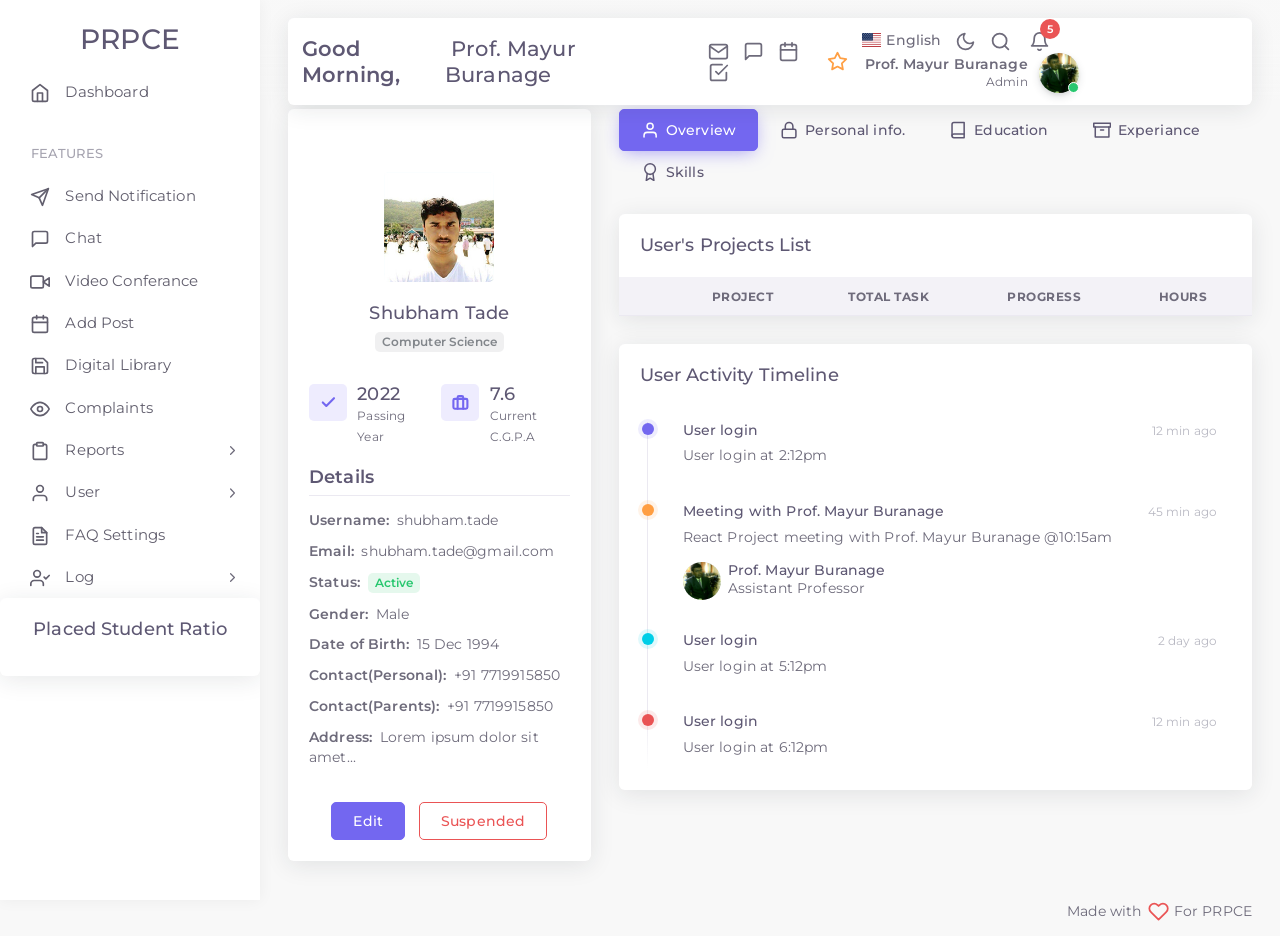
<file: user-view-account.html>
<!DOCTYPE html>
 
<html class="loading" lang="en" data-textdirection="ltr">
  <!-- BEGIN: Head-->
  <head>
    <meta http-equiv="Content-Type" content="text/html; charset=UTF-8">
    <meta http-equiv="X-UA-Compatible" content="IE=edge">
    <meta name="viewport" content="width=device-width,initial-scale=1.0,user-scalable=0,minimal-ui">
    <meta name="description" content="Vuexy admin is super flexible, powerful, clean &amp; modern responsive bootstrap 4 admin template with unlimited possibilities.">
    <meta name="keywords" content="admin template, Vuexy admin template, dashboard template, flat admin template, responsive admin template, web app">
    <meta name="author" content="PIXINVENT">
    <title>TnP System - User Profile View</title>
    <link rel="apple-touch-icon" href="app-assets/images/ico/apple-icon-120.png">
    <link rel="shortcut icon" type="image/x-icon" href="app-assets/images/ico/favicon.ico">
    <link href="https://fonts.googleapis.com/css2?family=Montserrat:ital,wght@0,300;0,400;0,500;0,600;1,400;1,500;1,600" rel="stylesheet">

    <!-- BEGIN: Vendor CSS-->
    <link rel="stylesheet" type="text/css" href="app-assets/vendors/css/vendors.min.css">
    <link rel="stylesheet" type="text/css" href="app-assets/vendors/css/forms/select/select2.min.css">
    <link rel="stylesheet" type="text/css" href="app-assets/vendors/css/animate/animate.min.css">
    <link rel="stylesheet" type="text/css" href="app-assets/vendors/css/extensions/sweetalert2.min.css">
    <link rel="stylesheet" type="text/css" href="app-assets/vendors/css/tables/datatable/dataTables.bootstrap5.min.css">
    <link rel="stylesheet" type="text/css" href="app-assets/vendors/css/tables/datatable/responsive.bootstrap5.min.css">
    <link rel="stylesheet" type="text/css" href="app-assets/vendors/css/tables/datatable/buttons.bootstrap5.min.css">
    <link rel="stylesheet" type="text/css" href="app-assets/vendors/css/tables/datatable/rowGroup.bootstrap5.min.css">
    <!-- END: Vendor CSS-->

    <!-- BEGIN: Theme CSS-->
    <link rel="stylesheet" type="text/css" href="app-assets/css/bootstrap.min.css">
    <link rel="stylesheet" type="text/css" href="app-assets/css/bootstrap-extended.min.css">
    <link rel="stylesheet" type="text/css" href="app-assets/css/colors.min.css">
    <link rel="stylesheet" type="text/css" href="app-assets/css/components.min.css">
    <link rel="stylesheet" type="text/css" href="app-assets/css/themes/dark-layout.min.css">
    <link rel="stylesheet" type="text/css" href="app-assets/css/themes/bordered-layout.min.css">
    <link rel="stylesheet" type="text/css" href="app-assets/css/themes/semi-dark-layout.min.css">

    <!-- BEGIN: Page CSS-->
    <link rel="stylesheet" type="text/css" href="app-assets/css/core/menu/menu-types/vertical-menu.min.css">
    <link rel="stylesheet" type="text/css" href="app-assets/css/plugins/forms/form-validation.css">
    <link rel="stylesheet" type="text/css" href="app-assets/css/plugins/extensions/ext-component-sweet-alerts.min.css">
    <!-- END: Page CSS-->

    <!-- BEGIN: Custom CSS-->
    <link rel="stylesheet" type="text/css" href="assets/css/style.css">
    <!-- END: Custom CSS-->

  </head>
  <!-- END: Head-->

  <!-- BEGIN: Body-->
  <body class="vertical-layout vertical-menu-modern  navbar-floating footer-static  " data-open="click" data-menu="vertical-menu-modern" data-col="">

    <!-- BEGIN: Header-->
    <nav class="header-navbar navbar navbar-expand-lg align-items-center floating-nav navbar-light navbar-shadow container-xxl">
    
      <div class="navbar-container d-flex content">
        <h3 style="margin-top: 7px;
        display: flex;
        align-items: center;"><b>Good Morning, </b>&nbsp;Prof. Mayur Buranage&nbsp;&nbsp;&nbsp;&nbsp;&nbsp;&nbsp;&nbsp;&nbsp;</h3>
        <div class="bookmark-wrapper d-flex align-items-center">
          <ul class="nav navbar-nav d-xl-none">
            <li class="nav-item"><a class="nav-link menu-toggle" href="#"><i class="ficon" data-feather="menu"></i></a></li>
          </ul>
          <ul class="nav navbar-nav bookmark-icons">
            <li class="nav-item d-none d-lg-block"><a class="nav-link" href="#" data-bs-toggle="tooltip" data-bs-placement="bottom" title="Email"><i class="ficon" data-feather="mail"></i></a></li>
            <li class="nav-item d-none d-lg-block"><a class="nav-link" href="#" data-bs-toggle="tooltip" data-bs-placement="bottom" title="Chat"><i class="ficon" data-feather="message-square"></i></a></li>
            <li class="nav-item d-none d-lg-block"><a class="nav-link"href="#" data-bs-toggle="tooltip" data-bs-placement="bottom" title="Calendar"><i class="ficon" data-feather="calendar"></i></a></li>
            <li class="nav-item d-none d-lg-block"><a class="nav-link" hhref="#" data-bs-toggle="tooltip" data-bs-placement="bottom" title="Todo"><i class="ficon" data-feather="check-square"></i></a></li>
          </ul>
          <ul class="nav navbar-nav">
            <li class="nav-item d-none d-lg-block"><a class="nav-link bookmark-star"><i class="ficon text-warning" data-feather="star"></i></a>
              <div class="bookmark-input search-input">
                <div class="bookmark-input-icon"><i data-feather="search"></i></div>
                <input class="form-control input" type="text" placeholder="Bookmark" tabindex="0" data-search="search">
                <ul class="search-list search-list-bookmark"></ul>
              </div>
            </li>
          </ul>
        </div>
        <ul class="nav navbar-nav align-items-center ms-auto">
          <li class="nav-item dropdown dropdown-language"><a class="nav-link dropdown-toggle" id="dropdown-flag" href="#" data-bs-toggle="dropdown" aria-haspopup="true" aria-expanded="false"><i class="flag-icon flag-icon-us"></i><span class="selected-language">English</span></a>
          
          </li>
          <li class
          <li class="nav-item d-none d-lg-block"><a class="nav-link nav-link-style"><i class="ficon" data-feather="moon"></i></a></li>
          <li class="nav-item nav-search"><a class="nav-link nav-link-search"><i class="ficon" data-feather="search"></i></a>
            <div class="search-input">
              <div class="search-input-icon"><i data-feather="search"></i></div>
              <input class="form-control input" type="text" placeholder="Explore Vuexy..." tabindex="-1" data-search="search">
              <div class="search-input-close"><i data-feather="x"></i></div>
              <ul class="search-list search-list-main"></ul>
            </div>
          </li>
          <li class="nav-item dropdown dropdown-cart me-25">
            <ul class="dropdown-menu dropdown-menu-media dropdown-menu-end">
              <li class="dropdown-menu-header">
                <div class="dropdown-header d-flex">
                  <h4 class="notification-title mb-0 me-auto">My Cart</h4>
                  <div class="badge rounded-pill badge-light-primary">4 Items</div>
                </div>
              </li>
              <li class="scrollable-container media-list">
                <div class="list-item align-items-center"><img class="d-block rounded me-1" src="app-assets/images/pages/eCommerce/1.png" alt="donuts" width="62">
                  <div class="list-item-body flex-grow-1"><i class="ficon cart-item-remove" data-feather="x"></i>
                    <div class="media-heading">
                      <h6 class="cart-item-title"><a class="text-body" href="app-ecommerce-details.html"> Apple watch 5</a></h6><small class="cart-item-by">By Apple</small>
                    </div>
                    <div class="cart-item-qty">
                      <div class="input-group">
                        <input class="touchspin-cart" type="number" value="1">
                      </div>
                    </div>
                    <h5 class="cart-item-price">$374.90</h5>
                  </div>
                </div>
                <div class="list-item align-items-center"><img class="d-block rounded me-1" src="app-assets/images/pages/eCommerce/7.png" alt="donuts" width="62">
                  <div class="list-item-body flex-grow-1"><i class="ficon cart-item-remove" data-feather="x"></i>
                    <div class="media-heading">
                      <h6 class="cart-item-title"><a class="text-body" href="app-ecommerce-details.html"> Google Home Mini</a></h6><small class="cart-item-by">By Google</small>
                    </div>
                    <div class="cart-item-qty">
                      <div class="input-group">
                        <input class="touchspin-cart" type="number" value="3">
                      </div>
                    </div>
                    <h5 class="cart-item-price">$129.40</h5>
                  </div>
                </div>
                <div class="list-item align-items-center"><img class="d-block rounded me-1" src="app-assets/images/pages/eCommerce/2.png" alt="donuts" width="62">
                  <div class="list-item-body flex-grow-1"><i class="ficon cart-item-remove" data-feather="x"></i>
                    <div class="media-heading">
                      <h6 class="cart-item-title"><a class="text-body" href="app-ecommerce-details.html"> iPhone 11 Pro</a></h6><small class="cart-item-by">By Apple</small>
                    </div>
                    <div class="cart-item-qty">
                      <div class="input-group">
                        <input class="touchspin-cart" type="number" value="2">
                      </div>
                    </div>
                    <h5 class="cart-item-price">$699.00</h5>
                  </div>
                </div>
                <div class="list-item align-items-center"><img class="d-block rounded me-1" src="app-assets/images/pages/eCommerce/3.png" alt="donuts" width="62">
                  <div class="list-item-body flex-grow-1"><i class="ficon cart-item-remove" data-feather="x"></i>
                    <div class="media-heading">
                      <h6 class="cart-item-title"><a class="text-body" href="app-ecommerce-details.html"> iMac Pro</a></h6><small class="cart-item-by">By Apple</small>
                    </div>
                    <div class="cart-item-qty">
                      <div class="input-group">
                        <input class="touchspin-cart" type="number" value="1">
                      </div>
                    </div>
                    <h5 class="cart-item-price">$4,999.00</h5>
                  </div>
                </div>
                <div class="list-item align-items-center"><img class="d-block rounded me-1" src="app-assets/images/pages/eCommerce/5.png" alt="donuts" width="62">
                  <div class="list-item-body flex-grow-1"><i class="ficon cart-item-remove" data-feather="x"></i>
                    <div class="media-heading">
                      <h6 class="cart-item-title"><a class="text-body" href="app-ecommerce-details.html"> MacBook Pro</a></h6><small class="cart-item-by">By Apple</small>
                    </div>
                    <div class="cart-item-qty">
                      <div class="input-group">
                        <input class="touchspin-cart" type="number" value="1">
                      </div>
                    </div>
                    <h5 class="cart-item-price">$2,999.00</h5>
                  </div>
                </div>
              </li>
              <li class="dropdown-menu-footer">
                <div class="d-flex justify-content-between mb-1">
                  <h6 class="fw-bolder mb-0">Total:</h6>
                  <h6 class="text-primary fw-bolder mb-0">$10,999.00</h6>
                </div><a class="btn btn-primary w-100" href="app-ecommerce-checkout.html">Checkout</a>
              </li>
            </ul>
          </li>
          <li class="nav-item dropdown dropdown-notification me-25"><a class="nav-link" href="#" data-bs-toggle="dropdown"><i class="ficon" data-feather="bell"></i><span class="badge rounded-pill bg-danger badge-up">5</span></a>
            <ul class="dropdown-menu dropdown-menu-media dropdown-menu-end">
              <li class="dropdown-menu-header">
                <div class="dropdown-header d-flex">
                  <h4 class="notification-title mb-0 me-auto">Notifications</h4>
                  <div class="badge rounded-pill badge-light-primary">6 New</div>
                </div>
              </li>
              <li class="scrollable-container media-list"><a class="d-flex" href="#">
                  <div class="list-item d-flex align-items-start">
                    <div class="me-1">
                      <div class="avatar"><img src="app-assets/images/portrait/small/avatar-s-31.jpg" alt="avatar" width="32" height="32"></div>
                    </div>
                    <div class="list-item-body flex-grow-1">
                      <p class="media-heading"><span class="fw-bolder">New message</span>&nbsp;received</p><small class="notification-text"> You have 3 unread messages</small>
                    </div>
                  </div></a><a class="d-flex" href="#">
                  <div class="list-item d-flex align-items-start">
                    <div class="me-1">
                      <div class="avatar"><img src="app-assets/images/portrait/small/avatar-s-3.jpg" alt="avatar" width="32" height="32"></div>
                    </div>
                    <div class="list-item-body flex-grow-1">
                      <p class="media-heading"><span class="fw-bolder">New message</span>&nbsp;received</p><small class="notification-text"> You have 10 unread messages</small>
                    </div>
                  </div></a>
                <div class="list-item d-flex align-items-center">
                  <h6 class="fw-bolder me-auto mb-0">System Notifications</h6>
                  <div class="form-check form-check-primary form-switch">
                    <input class="form-check-input" id="systemNotification" type="checkbox" checked="">
                    <label class="form-check-label" for="systemNotification"></label>
                  </div>
                </div><a class="d-flex" href="#">
                  <div class="list-item d-flex align-items-start">
                    <div class="me-1">
                      <div class="avatar bg-light-danger">
                        <div class="avatar-content"><i class="avatar-icon" data-feather="x"></i></div>
                      </div>
                    </div>
                    <div class="list-item-body flex-grow-1">
                      <p class="media-heading"><span class="fw-bolder">Server down</span>&nbsp;registered</p><small class="notification-text"> USA Server is down due to high CPU usage</small>
                    </div>
                  </div></a><a class="d-flex" href="#">
                  <div class="list-item d-flex align-items-start">
                    <div class="me-1">
                      <div class="avatar bg-light-success">
                        <div class="avatar-content"><i class="avatar-icon" data-feather="check"></i></div>
                      </div>
                    </div>
                    <div class="list-item-body flex-grow-1">
                      <p class="media-heading"><span class="fw-bolder">Students report</span>&nbsp;generated</p><small class="notification-text"> Last month sales report generated</small>
                    </div>
                  </div></a><a class="d-flex" href="#">
                  <div class="list-item d-flex align-items-start">
                    <div class="me-1">
                      <div class="avatar bg-light-warning">
                        <div class="avatar-content"><i class="avatar-icon" data-feather="alert-triangle"></i></div>
                      </div>
                    </div>
                    <div class="list-item-body flex-grow-1">
                      <p class="media-heading"><span class="fw-bolder">High memory</span>&nbsp;usage</p><small class="notification-text"> Server using high memory</small>
                    </div>
                  </div></a>
              </li>
              <li class="dropdown-menu-footer"><a class="btn btn-primary w-100" href="#">Read all notifications</a></li>
            </ul>
          </li>
          <li class="nav-item dropdown dropdown-user"><a class="nav-link dropdown-toggle dropdown-user-link" id="dropdown-user" href="#" data-bs-toggle="dropdown" aria-haspopup="true" aria-expanded="false">
              <div class="user-nav d-sm-flex d-none"><span class="user-name fw-bolder">Prof. Mayur Buranage</span><span class="user-status">Admin</span></div><span class="avatar"><img class="round" src="app-assets/images/portrait/small/avatar-s-11.jpg" alt="avatar" height="40" width="40"><span class="avatar-status-online"></span></span></a>
            <div class="dropdown-menu dropdown-menu-end" aria-labelledby="dropdown-user"><a class="dropdown-item" href="#"><i class="me-50" data-feather="user"></i> Profile</a>
              <div class="dropdown-divider"></div><a class="dropdown-item" href="#"><i class="me-50" data-feather="settings"></i> Settings</a><a class="dropdown-item" href="#"><i class="me-50" data-feather="help-circle"></i> FAQ</a><a class="dropdown-item" href="#"><i class="me-50" data-feather="power"></i> Logout</a>
            </div>
          </li>
        </ul>
      </div>
    </nav>
    <ul class="main-search-list-defaultlist d-none">
      <li class="d-flex align-items-center"><a href="#">
          <h6 class="section-label mt-75 mb-0">Files</h6></a></li>
      <li class="auto-suggestion"><a class="d-flex align-items-center justify-content-between w-100" href="file-manager.html">
          <div class="d-flex">
            <div class="me-75"><img src="app-assets/images/icons/xls.png" alt="png" height="32"></div>
            <div class="search-data">
              <p class="search-data-title mb-0">Two new item submitted</p><small class="text-muted">Marketing Manager</small>
            </div>
          </div><small class="search-data-size me-50 text-muted">&apos;17kb</small></a></li>
      <li class="auto-suggestion"><a class="d-flex align-items-center justify-content-between w-100" href="file-manager.html">
          <div class="d-flex">
            <div class="me-75"><img src="app-assets/images/icons/jpg.png" alt="png" height="32"></div>
            <div class="search-data">
              <p class="search-data-title mb-0">52 JPG file Generated</p><small class="text-muted">FontEnd Developer</small>
            </div>
          </div><small class="search-data-size me-50 text-muted">&apos;11kb</small></a></li>
      <li class="auto-suggestion"><a class="d-flex align-items-center justify-content-between w-100" href="file-manager.html">
          <div class="d-flex">
            <div class="me-75"><img src="app-assets/images/icons/pdf.png" alt="png" height="32"></div>
            <div class="search-data">
              <p class="search-data-title mb-0">25 PDF File Uploaded</p><small class="text-muted">Digital Marketing Manager</small>
            </div>
          </div><small class="search-data-size me-50 text-muted">&apos;150kb</small></a></li>
      <li class="auto-suggestion"><a class="d-flex align-items-center justify-content-between w-100" href="file-manager.html">
          <div class="d-flex">
            <div class="me-75"><img src="app-assets/images/icons/doc.png" alt="png" height="32"></div>
            <div class="search-data">
              <p class="search-data-title mb-0">Anna_Strong.doc</p><small class="text-muted">Web Designer</small>
            </div>
          </div><small class="search-data-size me-50 text-muted">&apos;256kb</small></a></li>
      <li class="d-flex align-items-center"><a href="#">
          <h6 class="section-label mt-75 mb-0">Members</h6></a></li>
      <li class="auto-suggestion"><a class="d-flex align-items-center justify-content-between py-50 w-100" href="app-user-view-account.html">
          <div class="d-flex align-items-center">
            <div class="avatar me-75"><img src="app-assets/images/portrait/small/avatar-s-8.jpg" alt="png" height="32"></div>
            <div class="search-data">
              <p class="search-data-title mb-0">Prof. Mayur Buranage</p><small class="text-muted">UI designer</small>
            </div>
          </div></a></li>
      <li class="auto-suggestion"><a class="d-flex align-items-center justify-content-between py-50 w-100" href="app-user-view-account.html">
          <div class="d-flex align-items-center">
            <div class="avatar me-75"><img src="app-assets/images/portrait/small/avatar-s-1.jpg" alt="png" height="32"></div>
            <div class="search-data">
              <p class="search-data-title mb-0">Michal Clark</p><small class="text-muted">FontEnd Developer</small>
            </div>
          </div></a></li>
      <li class="auto-suggestion"><a class="d-flex align-items-center justify-content-between py-50 w-100" href="app-user-view-account.html">
          <div class="d-flex align-items-center">
            <div class="avatar me-75"><img src="app-assets/images/portrait/small/avatar-s-14.jpg" alt="png" height="32"></div>
            <div class="search-data">
              <p class="search-data-title mb-0">Milena Gibson</p><small class="text-muted">Digital Marketing Manager</small>
            </div>
          </div></a></li>
      <li class="auto-suggestion"><a class="d-flex align-items-center justify-content-between py-50 w-100" href="app-user-view-account.html">
          <div class="d-flex align-items-center">
            <div class="avatar me-75"><img src="app-assets/images/portrait/small/avatar-s-6.jpg" alt="png" height="32"></div>
            <div class="search-data">
              <p class="search-data-title mb-0">Anna Strong</p><small class="text-muted">Web Designer</small>
            </div>
          </div></a></li>
    </ul>
    <ul class="main-search-list-defaultlist-other-list d-none">
      <li class="auto-suggestion justify-content-between"><a class="d-flex align-items-center justify-content-between w-100 py-50">
          <div class="d-flex justify-content-start"><span class="me-75" data-feather="alert-circle"></span><span>No results found.</span></div></a></li>
    </ul>
    <!-- END: Header-->


    <!-- BEGIN: Main Menu-->
    <div class="main-menu menu-fixed menu-light menu-accordion menu-shadow" data-scroll-to-active="true">
      <h1 style="text-align: center;
      margin-top: 23px;">PRPCE</h1>
      <!-- <div class="navbar-header">
        <ul class="nav navbar-nav flex-row">
          <li class="nav-item me-auto"><a class="navbar-brand" href="https://www.prpcem.org/wp-content/uploads/2020/07/PR-Pote-Patil-College-Amravati-Logo.jpeg"><span class="brand-logo"></span>
                <svg viewbox="0 0 139 95" version="1.1" xmlns="http://www.w3.org/2000/svg" xmlns:xlink="http://www.w3.org/1999/xlink" height="24">
                  <defs>
                    <lineargradient id="linearGradient-1" x1="100%" y1="10.5120544%" x2="50%" y2="89.4879456%">
                      <stop stop-color="#000000" offset="0%"></stop>
                      <stop stop-color="#FFFFFF" offset="100%"></stop>
                    </lineargradient>
                    <lineargradient id="linearGradient-2" x1="64.0437835%" y1="46.3276743%" x2="37.373316%" y2="100%">
                      <stop stop-color="#EEEEEE" stop-opacity="0" offset="0%"></stop>
                      <stop stop-color="#FFFFFF" offset="100%"></stop>
                    </lineargradient>
                  </defs>
                  <g id="Page-1" stroke="none" stroke-width="1" fill="none" fill-rule="evenodd">
                    <g id="Artboard" transform="translate(-400.000000, -178.000000)">
                      <g id="Group" transform="translate(400.000000, 178.000000)">
                        <path class="text-primary" id="Path" d="M-5.68434189e-14,2.84217094e-14 L39.1816085,2.84217094e-14 L69.3453773,32.2519224 L101.428699,2.84217094e-14 L138.784583,2.84217094e-14 L138.784199,29.8015838 C137.958931,37.3510206 135.784352,42.5567762 132.260463,45.4188507 C128.736573,48.2809251 112.33867,64.5239941 83.0667527,94.1480575 L56.2750821,94.1480575 L6.71554594,44.4188507 C2.46876683,39.9813776 0.345377275,35.1089553 0.345377275,29.8015838 C0.345377275,24.4942122 0.230251516,14.560351 -5.68434189e-14,2.84217094e-14 Z" style="fill:currentColor"></path>
                        <path id="Path1" d="M69.3453773,32.2519224 L101.428699,1.42108547e-14 L138.784583,1.42108547e-14 L138.784199,29.8015838 C137.958931,37.3510206 135.784352,42.5567762 132.260463,45.4188507 C128.736573,48.2809251 112.33867,64.5239941 83.0667527,94.1480575 L56.2750821,94.1480575 L32.8435758,70.5039241 L69.3453773,32.2519224 Z" fill="url(#linearGradient-1)" opacity="0.2"></path>
                        <polygon id="Path-2" fill="#000000" opacity="0.049999997" points="69.3922914 32.4202615 32.8435758 70.5039241 54.0490008 16.1851325"></polygon>
                        <polygon id="Path-21" fill="#000000" opacity="0.099999994" points="69.3922914 32.4202615 32.8435758 70.5039241 58.3683556 20.7402338"></polygon>
                        <polygon id="Path-3" fill="url(#linearGradient-2)" opacity="0.099999994" points="101.428699 0 83.0667527 94.1480575 130.378721 47.0740288"></polygon>
                      </g>
                    </g>
                  </g>
                </svg></span>
              <h2 class="brand-text">Vuexy</h2></a></li>
          <li class="nav-item nav-toggle"><a class="nav-link modern-nav-toggle pe-0" data-bs-toggle="collapse"><i class="d-block d-xl-none text-primary toggle-icon font-medium-4" data-feather="x"></i><i class="d-none d-xl-block collapse-toggle-icon font-medium-4  text-primary" data-feather="disc" data-ticon="disc"></i></a></li>
        </ul>
      </div> -->
      <div class="shadow-bottom"></div>
      <div class="main-menu-content">
        <ul class="navigation navigation-main" id="main-menu-navigation" data-menu="menu-navigation">
          <!-- <li class=" nav-item"><a class="d-flex align-items-center" href="dashboard.html"><i data-feather="home"></i><span class="menu-title text-truncate" data-i18n="Dashboards">Dashboards</span><span class="badge badge-light-warning rounded-pill ms-auto me-1">2</span></a>
            <ul class="menu-content">
              <li><a class="d-flex align-items-center" href="dashboard-analytics.html"><i data-feather="circle"></i><span class="menu-item text-truncate" data-i18n="Analytics">Analytics</span></a>
              </li>
              <li class="active"><a class="d-flex align-items-center" href="dashboard-ecommerce.html"><i data-feather="circle"></i><span class="menu-item text-truncate" data-i18n="eCommerce">eCommerce</span></a>
              </li>
            </ul>
          </li> -->
          <li class=" nav-item"><a class="d-flex align-items-center" href="dashboard.html"><i data-feather="home"></i><span class="menu-title text-truncate" data-i18n="Email">Dashboard</span></a>
          </li>
          <li class=" navigation-header"><span data-i18n="Apps &amp; Pages">Features</span><i data-feather="more-horizontal"></i>
          </li>
          <li class=" nav-item"><a class="d-flex align-items-center" href="send-notification.html"><i data-feather="send"></i><span class="menu-title text-truncate" data-i18n="Email">Send Notification</span></a>
          </li>
          <li class=" nav-item"><a class="d-flex align-items-center" href="chat.html"><i data-feather="message-square"></i><span class="menu-title text-truncate" data-i18n="Chat">Chat</span></a>
          </li>
          <li class=" nav-item"><a class="d-flex align-items-center" href="coming-soon.html"><i data-feather="video"></i><span class="menu-title text-truncate" data-i18n="Todo">Video Conferance</span></a>
          </li>
          <li class=" nav-item"><a class="d-flex align-items-center" href="add-post.html"><i data-feather="calendar"></i><span class="menu-title text-truncate" data-i18n="Calendar">Add Post</span></a>
          </li>
          <!-- <li class=" nav-item"><a class="d-flex align-items-center" href="app-kanban.html"><i data-feather="grid"></i><span class="menu-title text-truncate" data-i18n="Kanban">Kanban</span></a>
          </li> -->
          <!-- <li class=" nav-item"><a class="d-flex align-items-center" href="#"><i data-feather="file-text"></i><span class="menu-title text-truncate" data-i18n="Invoice">Invoice</span></a>
            <ul class="menu-content">
              <li><a class="d-flex align-items-center" href="app-invoice-list.html"><i data-feather="circle"></i><span class="menu-item text-truncate" data-i18n="List">List</span></a>
              </li>
              <li><a class="d-flex align-items-center" href="app-invoice-preview.html"><i data-feather="circle"></i><span class="menu-item text-truncate" data-i18n="Preview">Preview</span></a>
              </li>
              <li><a class="d-flex align-items-center" href="app-invoice-edit.html"><i data-feather="circle"></i><span class="menu-item text-truncate" data-i18n="Edit">Edit</span></a>
              </li>
              <li><a class="d-flex align-items-center" href="app-invoice-add.html"><i data-feather="circle"></i><span class="menu-item text-truncate" data-i18n="Add">Add</span></a>
              </li>
            </ul>
          </li> -->
          <li class=" nav-item"><a class="d-flex align-items-center" href="file-manager.html"><i data-feather="save"></i><span class="menu-title text-truncate" data-i18n="File Manager">Digital Library</span></a>
          </li>
          <li class=" nav-item"><a class="d-flex align-items-center" href="complaints.html"><i data-feather="eye"></i><span class="menu-title text-truncate" data-i18n="Roles &amp; Permission">Complaints</span></a>
            <!-- <ul class="menu-content">
              <li><a class="d-flex align-items-center" href="app-access-roles.html"><i data-feather="circle"></i><span class="menu-item text-truncate" data-i18n="Roles">Roles</span></a>
              </li>
              <li><a class="d-flex align-items-center" href="complaints.html"><i data-feather="circle"></i><span class="menu-item text-truncate" data-i18n="Permission">Permission</span></a>
              </li>
            </ul> -->
          </li>
          <li class=" nav-item"><a class="d-flex align-items-center" ><i data-feather='clipboard'></i><span class="menu-title text-truncate" data-i18n="eCommerce">Reports</span></a>
            <ul class="menu-content">
              <li><a class="d-flex align-items-center" href="reports.html"><i data-feather="circle"></i><span class="menu-item text-truncate" data-i18n="Shop">Placed Student</span></a>
              </li>
              <li><a class="d-flex align-items-center" href="coming-soon.html"><i data-feather="circle"></i><span class="menu-item text-truncate" data-i18n="Details">Non Placed Student</span></a>
              </li>
             
            </ul>
          </li>
          <li class=" nav-item"><a class="d-flex align-items-center" href="#"><i data-feather="user"></i><span class="menu-title text-truncate" data-i18n="User">User</span></a>
            <ul class="menu-content">
              <li><a class="d-flex align-items-center" href="user-list.html"><i data-feather="circle"></i><span class="menu-item text-truncate" data-i18n="List">Student</span></a>
              </li>
              <li><a class="d-flex align-items-center" href="user-list.html"><i data-feather="circle"></i><span class="menu-item text-truncate" data-i18n="List">HR</span></a>
              </li>
              <li><a class="d-flex align-items-center" href="user-list.html"><i data-feather="circle"></i><span class="menu-item text-truncate" data-i18n="List">Co-Ordinator</span></a>
              </li>
              <li><a class="d-flex align-items-center" href="app-user-view-account.html"><i data-feather="circle"></i><span class="menu-item text-truncate" data-i18n="List">Sample Profile</span></a>
              </li>
              <!-- <li><a class="d-flex align-items-center" href="#"><i data-feather="circle"></i><span class="menu-item text-truncate" data-i18n="View">View</span></a>
                <ul class="menu-content">
                  <li><a class="d-flex align-items-center" href="app-user-view-account.html"><span class="menu-item text-truncate" data-i18n="Account">Account</span></a>
                  </li>
                  <li><a class="d-flex align-items-center" href="app-user-view-security.html"><span class="menu-item text-truncate" data-i18n="Security">Security</span></a>
                  </li>
                  <li><a class="d-flex align-items-center" href="app-user-view-billing.html"><span class="menu-item text-truncate" data-i18n="Billing &amp; Plans">Billing &amp; Plans</span></a>
                  </li>
                  <li><a class="d-flex align-items-center" href="app-user-view-notifications.html"><span class="menu-item text-truncate" data-i18n="Notifications">Notifications</span></a>
                  </li>
                  <li><a class="d-flex align-items-center" href="app-user-view-connections.html"><span class="menu-item text-truncate" data-i18n="Connections">Connections</span></a>
                  </li>
                </ul>
              </li> -->
            </ul>
          </li>
          <li class=" nav-item"><a class="d-flex align-items-center" href="coming-soon.html"><i data-feather="file-text"></i><span class="menu-title text-truncate" data-i18n="Pages"> FAQ Settings</span></a>
            <!-- <ul class="menu-content">
              <li><a class="d-flex align-items-center" href="#"><i data-feather="circle"></i><span class="menu-item text-truncate" data-i18n="Account Settings">Account Settings</span></a>
                <ul class="menu-content">
                  <li><a class="d-flex align-items-center" href="page-account-settings-account.html"><span class="menu-item text-truncate" data-i18n="Account">Account</span></a>
                  </li>
                  <li><a class="d-flex align-items-center" href="page-account-settings-security.html"><span class="menu-item text-truncate" data-i18n="Security">Security</span></a>
                  </li>
                  <li><a class="d-flex align-items-center" href="page-account-settings-billing.html"><span class="menu-item text-truncate" data-i18n="Billings &amp; Plans">Billings &amp; Plans</span></a>
                  </li>
                  <li><a class="d-flex align-items-center" href="page-account-settings-notifications.html"><span class="menu-item text-truncate" data-i18n="Notifications">Notifications</span></a>
                  </li>
                  <li><a class="d-flex align-items-center" href="page-account-settings-connections.html"><span class="menu-item text-truncate" data-i18n="Connections">Connections</span></a>
                  </li>
                </ul>
              </li>
              <li><a class="d-flex align-items-center" href="page-profile.html"><i data-feather="circle"></i><span class="menu-item text-truncate" data-i18n="Profile">Profile</span></a>
              </li>
              <li><a class="d-flex align-items-center" href="page-faq.html"><i data-feather="circle"></i><span class="menu-item text-truncate" data-i18n="FAQ">FAQ</span></a>
              </li>
              <li><a class="d-flex align-items-center" href="page-knowledge-base.html"><i data-feather="circle"></i><span class="menu-item text-truncate" data-i18n="Knowledge Base">Knowledge Base</span></a>
              </li>
              <li><a class="d-flex align-items-center" href="page-pricing.html"><i data-feather="circle"></i><span class="menu-item text-truncate" data-i18n="Pricing">Pricing</span></a>
              </li>
              <li><a class="d-flex align-items-center" href="page-license.html"><i data-feather="circle"></i><span class="menu-item text-truncate" data-i18n="License">License</span></a>
              </li>
              <li><a class="d-flex align-items-center" href="page-api-key.html"><i data-feather="circle"></i><span class="menu-item text-truncate" data-i18n="API Key">API Key</span></a>
              </li>
              <li><a class="d-flex align-items-center" href="#"><i data-feather="circle"></i><span class="menu-item text-truncate" data-i18n="Blog">Blog</span></a>
                <ul class="menu-content">
                  <li><a class="d-flex align-items-center" href="page-blog-list.html"><span class="menu-item text-truncate" data-i18n="List">List</span></a>
                  </li>
                  <li><a class="d-flex align-items-center" href="page-blog-detail.html"><span class="menu-item text-truncate" data-i18n="Detail">Detail</span></a>
                  </li>
                  <li><a class="d-flex align-items-center" href="page-blog-edit.html"><span class="menu-item text-truncate" data-i18n="Edit">Edit</span></a>
                  </li>
                </ul>
              </li>
              <li><a class="d-flex align-items-center" href="#"><i data-feather="circle"></i><span class="menu-item text-truncate" data-i18n="Mail Template">Mail Template</span></a>
                <ul class="menu-content">
                  <li><a class="d-flex align-items-center" href="https://pixinvent.com/demo/vuexy-mail-template/mail-welcome.html" target="_blank"><span class="menu-item text-truncate" data-i18n="Welcome">Welcome</span></a>
                  </li>
                  <li><a class="d-flex align-items-center" href="https://pixinvent.com/demo/vuexy-mail-template/mail-reset-password.html" target="_blank"><span class="menu-item text-truncate" data-i18n="Reset Password">Reset Password</span></a>
                  </li>
                  <li><a class="d-flex align-items-center" href="https://pixinvent.com/demo/vuexy-mail-template/mail-verify-email.html" target="_blank"><span class="menu-item text-truncate" data-i18n="Verify Email">Verify Email</span></a>
                  </li>
                  <li><a class="d-flex align-items-center" href="https://pixinvent.com/demo/vuexy-mail-template/mail-deactivate-account.html" target="_blank"><span class="menu-item text-truncate" data-i18n="Deactivate Account">Deactivate Account</span></a>
                  </li>
                  <li><a class="d-flex align-items-center" href="https://pixinvent.com/demo/vuexy-mail-template/mail-invoice.html" target="_blank"><span class="menu-item text-truncate" data-i18n="Invoice">Invoice</span></a>
                  </li>
                  <li><a class="d-flex align-items-center" href="https://pixinvent.com/demo/vuexy-mail-template/mail-promotional.html" target="_blank"><span class="menu-item text-truncate" data-i18n="Promotional">Promotional</span></a>
                  </li>
                </ul>
              </li>
              <li><a class="d-flex align-items-center" href="#"><i data-feather="circle"></i><span class="menu-item text-truncate" data-i18n="Miscellaneous">Miscellaneous</span></a>
                <ul class="menu-content">
                  <li><a class="d-flex align-items-center" href="page-misc-coming-soon.html" target="_blank"><span class="menu-item text-truncate" data-i18n="Coming Soon">Coming Soon</span></a>
                  </li>
                  <li><a class="d-flex align-items-center" href="page-misc-not-authorized.html" target="_blank"><span class="menu-item text-truncate" data-i18n="Not Authorized">Not Authorized</span></a>
                  </li>
                  <li><a class="d-flex align-items-center" href="page-misc-under-maintenance.html" target="_blank"><span class="menu-item text-truncate" data-i18n="Maintenance">Maintenance</span></a>
                  </li>
                  <li><a class="d-flex align-items-center" href="page-misc-error.html" target="_blank"><span class="menu-item text-truncate" data-i18n="Error">Error</span></a>
                  </li>
                </ul>
              </li>
            </ul> -->
          </li>
          <li class=" nav-item"><a class="d-flex align-items-center" href="#"><i data-feather="user-check"></i><span class="menu-title text-truncate" data-i18n="Authentication">Log</span></a>
            <ul class="menu-content">
            
                  <li><a class="d-flex align-items-center" href="user-log.html" ><span class="menu-item text-truncate" data-i18n="Basic">User Log</span></a>
                  </li>
                  <li><a class="d-flex align-items-center" href="chat-log.html" ><span class="menu-item text-truncate" data-i18n="Cover">Chat Log</span></a>
                  </li>
             
           
            </ul>
          </li>
         
          <div class="col-lg-12 col-md-6 col-12">
            <div class="card earnings-card">
              <div class="card-body">
                <div class="row">
                  <div class="col-12">
                    <h4 class="card-title mb-1" style="text-align: center;">Placed Student Ratio</h4>
                    <!-- <div class="font-small-2">This Month</div>
                    <h5 class="mb-1">$4055.56</h5>
                    <p class="card-text text-muted font-small-2">
                      <span class="fw-bolder">68.2%</span><span> more earnings than last month.</span>
                    </p> -->
                  </div>
                  <div class="col-12">
                    <div id="earnings-chart"></div>
                  </div>
                </div>
              </div>
            </div>
          </div>
          <!--
          <li class=" navigation-header"><span data-i18n="User Interface">User Interface</span><i data-feather="more-horizontal"></i>
          </li>
          <li class=" nav-item"><a class="d-flex align-items-center" href="ui-typography.html"><i data-feather="type"></i><span class="menu-title text-truncate" data-i18n="Typography">Typography</span></a>
          </li>
          <li class=" nav-item"><a class="d-flex align-items-center" href="ui-feather.html"><i data-feather="eye"></i><span class="menu-title text-truncate" data-i18n="Feather">Feather</span></a>
          </li>
          <li class=" nav-item"><a class="d-flex align-items-center" href="#"><i data-feather="credit-card"></i><span class="menu-title text-truncate" data-i18n="Card">Card</span><span class="badge badge-light-success rounded-pill ms-auto me-1">New</span></a>
            <ul class="menu-content">
              <li><a class="d-flex align-items-center" href="card-basic.html"><i data-feather="circle"></i><span class="menu-item text-truncate" data-i18n="Basic">Basic</span></a>
              </li>
              <li><a class="d-flex align-items-center" href="card-advance.html"><i data-feather="circle"></i><span class="menu-item text-truncate" data-i18n="Advance">Advance</span></a>
              </li>
              <li><a class="d-flex align-items-center" href="card-statistics.html"><i data-feather="circle"></i><span class="menu-item text-truncate" data-i18n="Statistics">Statistics</span></a>
              </li>
              <li><a class="d-flex align-items-center" href="card-analytics.html"><i data-feather="circle"></i><span class="menu-item text-truncate" data-i18n="Analytics">Analytics</span></a>
              </li>
              <li><a class="d-flex align-items-center" href="card-actions.html"><i data-feather="circle"></i><span class="menu-item text-truncate" data-i18n="Card Actions">Card Actions</span></a>
              </li>
            </ul>
          </li> -->
          <!-- <li class=" nav-item"><a class="d-flex align-items-center" href="#"><i data-feather="briefcase"></i><span class="menu-title text-truncate" data-i18n="Components">Components</span></a>
            <ul class="menu-content">
              <li><a class="d-flex align-items-center" href="component-accordion.html"><i data-feather="circle"></i><span class="menu-item text-truncate" data-i18n="Accordion">Accordion</span></a>
              </li>
              <li><a class="d-flex align-items-center" href="component-alerts.html"><i data-feather="circle"></i><span class="menu-item text-truncate" data-i18n="Alerts">Alerts</span></a>
              </li>
              <li><a class="d-flex align-items-center" href="component-avatar.html"><i data-feather="circle"></i><span class="menu-item text-truncate" data-i18n="Avatar">Avatar</span></a>
              </li>
              <li><a class="d-flex align-items-center" href="component-badges.html"><i data-feather="circle"></i><span class="menu-item text-truncate" data-i18n="Badges">Badges</span></a>
              </li>
              <li><a class="d-flex align-items-center" href="component-breadcrumbs.html"><i data-feather="circle"></i><span class="menu-item text-truncate" data-i18n="Breadcrumbs">Breadcrumbs</span></a>
              </li>
              <li><a class="d-flex align-items-center" href="component-buttons.html"><i data-feather="circle"></i><span class="menu-item text-truncate" data-i18n="Buttons">Buttons</span></a>
              </li>
              <li><a class="d-flex align-items-center" href="component-carousel.html"><i data-feather="circle"></i><span class="menu-item text-truncate" data-i18n="Carousel">Carousel</span></a>
              </li>
              <li><a class="d-flex align-items-center" href="component-collapse.html"><i data-feather="circle"></i><span class="menu-item text-truncate" data-i18n="Collapse">Collapse</span></a>
              </li>
              <li><a class="d-flex align-items-center" href="component-divider.html"><i data-feather="circle"></i><span class="menu-item text-truncate" data-i18n="Divider">Divider</span></a>
              </li>
              <li><a class="d-flex align-items-center" href="component-dropdowns.html"><i data-feather="circle"></i><span class="menu-item text-truncate" data-i18n="Dropdowns">Dropdowns</span></a>
              </li>
              <li><a class="d-flex align-items-center" href="component-list-group.html"><i data-feather="circle"></i><span class="menu-item text-truncate" data-i18n="List Group">List Group</span></a>
              </li>
              <li><a class="d-flex align-items-center" href="component-modals.html"><i data-feather="circle"></i><span class="menu-item text-truncate" data-i18n="Modals">Modals</span></a>
              </li>
              <li><a class="d-flex align-items-center" href="component-navs-component.html"><i data-feather="circle"></i><span class="menu-item text-truncate" data-i18n="Navs Component">Navs Component</span></a>
              </li>
              <li><a class="d-flex align-items-center" href="component-offcanvas.html"><i data-feather="circle"></i><span class="menu-item text-truncate" data-i18n="Offcanvas">Offcanvas</span></a>
              </li>
              <li><a class="d-flex align-items-center" href="component-pagination.html"><i data-feather="circle"></i><span class="menu-item text-truncate" data-i18n="Pagination">Pagination</span></a>
              </li>
              <li><a class="d-flex align-items-center" href="component-pill-badges.html"><i data-feather="circle"></i><span class="menu-item text-truncate" data-i18n="Pill Badges">Pill Badges</span></a>
              </li>
              <li><a class="d-flex align-items-center" href="component-pills-component.html"><i data-feather="circle"></i><span class="menu-item text-truncate" data-i18n="Pills Component">Pills Component</span></a>
              </li>
              <li><a class="d-flex align-items-center" href="component-popovers.html"><i data-feather="circle"></i><span class="menu-item text-truncate" data-i18n="Popovers">Popovers</span></a>
              </li>
              <li><a class="d-flex align-items-center" href="component-progress.html"><i data-feather="circle"></i><span class="menu-item text-truncate" data-i18n="Progress">Progress</span></a>
              </li>
              <li><a class="d-flex align-items-center" href="component-spinner.html"><i data-feather="circle"></i><span class="menu-item text-truncate" data-i18n="Spinner">Spinner</span></a>
              </li>
              <li><a class="d-flex align-items-center" href="component-tabs-component.html"><i data-feather="circle"></i><span class="menu-item text-truncate" data-i18n="Tabs Component">Tabs Component</span></a>
              </li>
              <li><a class="d-flex align-items-center" href="component-timeline.html"><i data-feather="circle"></i><span class="menu-item text-truncate" data-i18n="Timeline">Timeline</span></a>
              </li>
              <li><a class="d-flex align-items-center" href="component-bs-toast.html"><i data-feather="circle"></i><span class="menu-item text-truncate" data-i18n="Toasts">Toasts</span></a>
              </li>
              <li><a class="d-flex align-items-center" href="component-tooltips.html"><i data-feather="circle"></i><span class="menu-item text-truncate" data-i18n="Tooltips">Tooltips</span></a>
              </li>
            </ul>
          </li>
          <li class=" nav-item"><a class="d-flex align-items-center" href="#"><i data-feather="box"></i><span class="menu-title text-truncate" data-i18n="Extensions">Extensions</span></a>
            <ul class="menu-content">
              <li><a class="d-flex align-items-center" href="ext-component-sweet-alerts.html"><i data-feather="circle"></i><span class="menu-item text-truncate" data-i18n="Sweet Alert">Sweet Alert</span></a>
              </li>
              <li><a class="d-flex align-items-center" href="ext-component-blockui.html"><i data-feather="circle"></i><span class="menu-item text-truncate" data-i18n="Block UI">BlockUI</span></a>
              </li>
              <li><a class="d-flex align-items-center" href="ext-component-toastr.html"><i data-feather="circle"></i><span class="menu-item text-truncate" data-i18n="Toastr">Toastr</span></a>
              </li>
              <li><a class="d-flex align-items-center" href="ext-component-sliders.html"><i data-feather="circle"></i><span class="menu-item text-truncate" data-i18n="Sliders">Sliders</span></a>
              </li>
              <li><a class="d-flex align-items-center" href="ext-component-drag-drop.html"><i data-feather="circle"></i><span class="menu-item text-truncate" data-i18n="Drag &amp; Drop">Drag &amp; Drop</span></a>
              </li>
              <li><a class="d-flex align-items-center" href="ext-component-tour.html"><i data-feather="circle"></i><span class="menu-item text-truncate" data-i18n="Tour">Tour</span></a>
              </li>
              <li><a class="d-flex align-items-center" href="ext-component-clipboard.html"><i data-feather="circle"></i><span class="menu-item text-truncate" data-i18n="Clipboard">Clipboard</span></a>
              </li>
              <li><a class="d-flex align-items-center" href="ext-component-media-player.html"><i data-feather="circle"></i><span class="menu-item text-truncate" data-i18n="Media player">Media Player</span></a>
              </li>
              <li><a class="d-flex align-items-center" href="ext-component-context-menu.html"><i data-feather="circle"></i><span class="menu-item text-truncate" data-i18n="Context Menu">Context Menu</span></a>
              </li>
              <li><a class="d-flex align-items-center" href="ext-component-swiper.html"><i data-feather="circle"></i><span class="menu-item text-truncate" data-i18n="swiper">Swiper</span></a>
              </li>
              <li><a class="d-flex align-items-center" href="ext-component-tree.html"><i data-feather="circle"></i><span class="menu-item text-truncate" data-i18n="Tree">Tree</span></a>
              </li>
              <li><a class="d-flex align-items-center" href="ext-component-ratings.html"><i data-feather="circle"></i><span class="menu-item text-truncate" data-i18n="Ratings">Ratings</span></a>
              </li>
              <li><a class="d-flex align-items-center" href="ext-component-i18n.html"><i data-feather="circle"></i><span class="menu-item text-truncate" data-i18n="l18n">l18n</span></a>
              </li>
            </ul>
          </li> -->
          <!-- <li class=" nav-item"><a class="d-flex align-items-center" href="#"><i data-feather="layout"></i><span class="menu-title text-truncate" data-i18n="Page Layouts">Page Layouts</span></a>
            <ul class="menu-content">
              <li><a class="d-flex align-items-center" href="layout-collapsed-menu.html"><i data-feather="circle"></i><span class="menu-item text-truncate" data-i18n="Collapsed Menu">Collapsed Menu</span></a>
              </li>
              <li><a class="d-flex align-items-center" href="layout-full.html"><i data-feather="circle"></i><span class="menu-item text-truncate" data-i18n="Layout Full">Layout Full</span></a>
              </li>
              <li><a class="d-flex align-items-center" href="layout-without-menu.html"><i data-feather="circle"></i><span class="menu-item text-truncate" data-i18n="Without Menu">Without Menu</span></a>
              </li>
              <li><a class="d-flex align-items-center" href="layout-empty.html"><i data-feather="circle"></i><span class="menu-item text-truncate" data-i18n="Layout Empty">Layout Empty</span></a>
              </li>
              <li><a class="d-flex align-items-center" href="layout-blank.html"><i data-feather="circle"></i><span class="menu-item text-truncate" data-i18n="Layout Blank">Layout Blank</span></a>
              </li>
            </ul>
          </li> -->
          <!-- <li class=" navigation-header"><span data-i18n="Forms &amp; Tables">Forms &amp; Tables</span><i data-feather="more-horizontal"></i>
          </li> -->
          <!-- <li class=" nav-item"><a class="d-flex align-items-center" href="#"><i data-feather="copy"></i><span class="menu-title text-truncate" data-i18n="Form Elements">Form Elements</span></a>
            <ul class="menu-content">
              <li><a class="d-flex align-items-center" href="form-input.html"><i data-feather="circle"></i><span class="menu-item text-truncate" data-i18n="Input">Input</span></a>
              </li>
              <li><a class="d-flex align-items-center" href="form-input-groups.html"><i data-feather="circle"></i><span class="menu-item text-truncate" data-i18n="Input Groups">Input Groups</span></a>
              </li>
              <li><a class="d-flex align-items-center" href="form-input-mask.html"><i data-feather="circle"></i><span class="menu-item text-truncate" data-i18n="Input Mask">Input Mask</span></a>
              </li>
              <li><a class="d-flex align-items-center" href="form-textarea.html"><i data-feather="circle"></i><span class="menu-item text-truncate" data-i18n="Textarea">Textarea</span></a>
              </li>
              <li><a class="d-flex align-items-center" href="form-checkbox.html"><i data-feather="circle"></i><span class="menu-item text-truncate" data-i18n="Checkbox">Checkbox</span></a>
              </li>
              <li><a class="d-flex align-items-center" href="form-radio.html"><i data-feather="circle"></i><span class="menu-item text-truncate" data-i18n="Radio">Radio</span></a>
              </li>
              <li><a class="d-flex align-items-center" href="form-custom-options.html"><i data-feather="circle"></i><span class="menu-item text-truncate" data-i18n="Custom Options">Custom Options</span></a>
              </li>
              <li><a class="d-flex align-items-center" href="form-switch.html"><i data-feather="circle"></i><span class="menu-item text-truncate" data-i18n="Switch">Switch</span></a>
              </li>
              <li><a class="d-flex align-items-center" href="form-select.html"><i data-feather="circle"></i><span class="menu-item text-truncate" data-i18n="Select">Select</span></a>
              </li>
              <li><a class="d-flex align-items-center" href="form-number-input.html"><i data-feather="circle"></i><span class="menu-item text-truncate" data-i18n="Number Input">Number Input</span></a>
              </li>
              <li><a class="d-flex align-items-center" href="form-file-uploader.html"><i data-feather="circle"></i><span class="menu-item text-truncate" data-i18n="File Uploader">File Uploader</span></a>
              </li>
              <li><a class="d-flex align-items-center" href="form-quill-editor.html"><i data-feather="circle"></i><span class="menu-item text-truncate" data-i18n="Quill Editor">Quill Editor</span></a>
              </li>
              <li><a class="d-flex align-items-center" href="form-date-time-picker.html"><i data-feather="circle"></i><span class="menu-item text-truncate" data-i18n="Date &amp; Time Picker">Date &amp; Time Picker</span></a>
              </li>
            </ul>
          </li>
          <li class=" nav-item"><a class="d-flex align-items-center" href="form-layout.html"><i data-feather="box"></i><span class="menu-title text-truncate" data-i18n="Form Layout">Form Layout</span></a>
          </li>
          <li class=" nav-item"><a class="d-flex align-items-center" href="form-wizard.html"><i data-feather="package"></i><span class="menu-title text-truncate" data-i18n="Form Wizard">Form Wizard</span></a>
          </li>
          <li class=" nav-item"><a class="d-flex align-items-center" href="form-validation.html"><i data-feather="check-circle"></i><span class="menu-title text-truncate" data-i18n="Form Validation">Form Validation</span></a>
          </li>
          <li class=" nav-item"><a class="d-flex align-items-center" href="form-repeater.html"><i data-feather="rotate-cw"></i><span class="menu-title text-truncate" data-i18n="Form Repeater">Form Repeater</span></a>
          </li>
          <li class=" nav-item"><a class="d-flex align-items-center" href="table-bootstrap.html"><i data-feather="server"></i><span class="menu-title text-truncate" data-i18n="Table">Table</span></a>
          </li>
          <li class=" nav-item"><a class="d-flex align-items-center" href="#"><i data-feather="grid"></i><span class="menu-title text-truncate" data-i18n="Datatable">Datatable</span></a>
            <ul class="menu-content">
              <li><a class="d-flex align-items-center" href="table-datatable-basic.html"><i data-feather="circle"></i><span class="menu-item text-truncate" data-i18n="Basic">Basic</span></a>
              </li>
              <li><a class="d-flex align-items-center" href="table-datatable-advanced.html"><i data-feather="circle"></i><span class="menu-item text-truncate" data-i18n="Advanced">Advanced</span></a>
              </li>
            </ul>
          </li> -->
          <!-- <li class=" navigation-header"><span data-i18n="Charts &amp; Maps">Charts &amp; Maps</span><i data-feather="more-horizontal"></i>
          </li>
          <li class=" nav-item"><a class="d-flex align-items-center" href="#"><i data-feather="pie-chart"></i><span class="menu-title text-truncate" data-i18n="Charts">Charts</span><span class="badge badge-light-danger rounded-pill ms-auto me-2">2</span></a>
            <ul class="menu-content">
              <li><a class="d-flex align-items-center" href="chart-apex.html"><i data-feather="circle"></i><span class="menu-item text-truncate" data-i18n="Apex">Apex</span></a>
              </li>
              <li><a class="d-flex align-items-center" href="chart-chartjs.html"><i data-feather="circle"></i><span class="menu-item text-truncate" data-i18n="Chartjs">Chartjs</span></a>
              </li>
            </ul>
          </li> -->
          <!-- <li class=" nav-item"><a class="d-flex align-items-center" href="maps-leaflet.html"><i data-feather="map"></i><span class="menu-title text-truncate" data-i18n="Leaflet Maps">Leaflet Maps</span></a>
          </li>
          <li class=" navigation-header"><span data-i18n="Misc">Misc</span><i data-feather="more-horizontal"></i>
          </li>
          <li class=" nav-item"><a class="d-flex align-items-center" href="#"><i data-feather="menu"></i><span class="menu-title text-truncate" data-i18n="Menu Levels">Menu Levels</span></a>
            <ul class="menu-content">
              <li><a class="d-flex align-items-center" href="#"><i data-feather="circle"></i><span class="menu-item text-truncate" data-i18n="Second Level">Second Level 2.1</span></a>
              </li>
              <li><a class="d-flex align-items-center" href="#"><i data-feather="circle"></i><span class="menu-item text-truncate" data-i18n="Second Level">Second Level 2.2</span></a>
                <ul class="menu-content">
                  <li><a class="d-flex align-items-center" href="#"><span class="menu-item text-truncate" data-i18n="Third Level">Third Level 3.1</span></a>
                  </li>
                  <li><a class="d-flex align-items-center" href="#"><span class="menu-item text-truncate" data-i18n="Third Level">Third Level 3.2</span></a>
                  </li>
                </ul>
              </li>
            </ul>
          </li> -->
          <!-- <li class="disabled nav-item"><a class="d-flex align-items-center" href="#"><i data-feather="eye-off"></i><span class="menu-title text-truncate" data-i18n="Disabled Menu">Disabled Menu</span></a>
          </li>
          <li class=" nav-item"><a class="d-flex align-items-center" href="https://pixinvent.com/demo/vuexy-html-bootstrap-admin-template/documentation" target="_blank"><i data-feather="folder"></i><span class="menu-title text-truncate" data-i18n="Documentation">Documentation</span></a>
          </li>
          <li class=" nav-item"><a class="d-flex align-items-center" href="https://pixinvent.ticksy.com/" target="_blank"><i data-feather="life-buoy"></i><span class="menu-title text-truncate" data-i18n="Raise Support">Raise Support</span></a>
          </li> -->
        </ul>
      </div>
    </div>
    <!-- END: Main Menu-->

    <!-- BEGIN: Content-->
    <div class="app-content content ">
      <div class="content-overlay"></div>
      <div class="header-navbar-shadow"></div>
      <div class="content-wrapper container-xxl p-0">
        <div class="content-header row">
        </div>
        <div class="content-body">
          <section class="app-user-view-account">
  <div class="row">
    <!-- User Sidebar -->
    <div class="col-xl-4 col-lg-5 col-md-5 order-1 order-md-0">
      <!-- User Card -->
      <div class="card">
        <div class="card-body">
          <div class="user-avatar-section">
            <div class="d-flex align-items-center flex-column">
              <img
                class="img-fluid rounded mt-3 mb-2"
                src="app-assets/images/portrait/small/avatar-s-25.jpg"
                height="110"
                width="110"
                alt="User avatar"
              />
              <div class="user-info text-center">
                <h4>Shubham Tade</h4>
                <span class="badge bg-light-secondary">Computer Science</span>
              </div>
            </div>
          </div>
          <div class="d-flex justify-content-around my-2 pt-75">
            <div class="d-flex align-items-start me-2">
              <span class="badge bg-light-primary p-75 rounded">
                <i data-feather="check" class="font-medium-2"></i>
              </span>
              <div class="ms-75">
                <h4 class="mb-0">2022</h4>
                <small>Passing Year</small>
              </div>
            </div>
            <div class="d-flex align-items-start">
              <span class="badge bg-light-primary p-75 rounded">
                <i data-feather="briefcase" class="font-medium-2"></i>
              </span>
              <div class="ms-75">
                <h4 class="mb-0">7.6</h4>
                <small>Current C.G.P.A</small>
              </div>
            </div>
          </div>
          <h4 class="fw-bolder border-bottom pb-50 mb-1">Details</h4>
          <div class="info-container">
            <ul class="list-unstyled">
              <li class="mb-75">
                <span class="fw-bolder me-25">Username:</span>
                <span>shubham.tade</span>
              </li>
              <li class="mb-75">
                <span class="fw-bolder me-25">Email:</span>
                <span>shubham.tade@gmail.com</span>
              </li>
              <li class="mb-75">
                <span class="fw-bolder me-25">Status:</span>
                <span class="badge bg-light-success">Active</span>
              </li>
              <li class="mb-75">
                <span class="fw-bolder me-25">Gender:</span>
                <span>Male</span>
              </li>
              <li class="mb-75">
                <span class="fw-bolder me-25">Date of Birth:</span>
                <span>15 Dec 1994</span>
              </li>
              <li class="mb-75">
                <span class="fw-bolder me-25">Contact(Personal):</span>
                <span>+91 7719915850</span>
              </li>
              <li class="mb-75">
                <span class="fw-bolder me-25">Contact(Parents):</span>
                <span>+91 7719915850</span>
              </li>
              <li class="mb-75">
                <span class="fw-bolder me-25">Address:</span>
                <span>Lorem ipsum dolor sit amet... </span>
              </li>
             
            </ul>
            <div class="d-flex justify-content-center pt-2">
              <a href="javascript:;" class="btn btn-primary me-1" data-bs-target="#editUser" data-bs-toggle="modal">
                Edit
              </a>
              <a href="javascript:;" class="btn btn-outline-danger suspend-user">Suspended</a>
            </div>
          </div>
        </div>
      </div>
      <!-- /User Card -->
      <!-- Plan Card -->
    
      <!-- /Plan Card -->
    </div>
    <!--/ User Sidebar -->

    <!-- User Content -->
    <div class="col-xl-8 col-lg-7 col-md-7 order-0 order-md-1">
      <!-- User Pills -->
      <ul class="nav nav-pills mb-2">
        <li class="nav-item">
          <a class="nav-link active" href="#">
            <i data-feather="user" class="font-medium-3 me-50"></i>
            <span class="fw-bold">Overview</span></a
          >
        </li>
        <li class="nav-item">
          <a class="nav-link" href="#">
            <i data-feather="lock" class="font-medium-3 me-50"></i>
            <span class="fw-bold">Personal info.</span>
          </a>
        </li>
        <li class="nav-item">
          <a class="nav-link" href="#">
            <i data-feather="book" class="font-medium-3 me-50"></i>
            <span class="fw-bold">Education</span>
          </a>
        </li>
        <li class="nav-item">
          <a class="nav-link" href="#">
            <i data-feather="archive" class="font-medium-3 me-50"></i><span class="fw-bold">Experiance</span>
          </a>
        </li>
        <li class="nav-item">
          <a class="nav-link" href="#">
            <i data-feather="award" class="font-medium-3 me-50"></i><span class="fw-bold">Skills</span>
          </a>
        </li>
      </ul>
      <!--/ User Pills -->

      <!-- Project table -->
      <div class="card">
        <h4 class="card-header">User's Projects List</h4>
        <div class="table-responsive">
          <table class="table datatable-project">
            <thead>
              <tr>
                <th></th>
                <th>Project</th>
                <th class="text-nowrap">Total Task</th>
                <th>Progress</th>
                <th>Hours</th>
              </tr>
            </thead>
          </table>
        </div>
      </div>
      <!-- /Project table -->

      <!-- Activity Timeline -->
      <div class="card">
        <h4 class="card-header">User Activity Timeline</h4>
        <div class="card-body pt-1">
          <ul class="timeline ms-50">
            <li class="timeline-item">
              <span class="timeline-point timeline-point-indicator"></span>
              <div class="timeline-event">
                <div class="d-flex justify-content-between flex-sm-row flex-column mb-sm-0 mb-1">
                  <h6>User login</h6>
                  <span class="timeline-event-time me-1">12 min ago</span>
                </div>
                <p>User login at 2:12pm</p>
              </div>
            </li>
            <li class="timeline-item">
              <span class="timeline-point timeline-point-warning timeline-point-indicator"></span>
              <div class="timeline-event">
                <div class="d-flex justify-content-between flex-sm-row flex-column mb-sm-0 mb-1">
                  <h6>Meeting with Prof. Mayur Buranage</h6>
                  <span class="timeline-event-time me-1">45 min ago</span>
                </div>
                <p>React Project meeting with Prof. Mayur Buranage @10:15am</p>
                <div class="d-flex flex-row align-items-center mb-50">
                  <div class="avatar me-50">
                    <img
                      src="app-assets/images/portrait/small/avatar-s-11.jpg"
                      alt="Avatar"
                      width="38"
                      height="38"
                    />
                  </div>
                  <div class="user-info">
                    <h6 class="mb-0">Prof. Mayur Buranage</h6>
                    <p class="mb-0">Assistant Professor</p>
                  </div>
                </div>
              </div>
            </li>
            <li class="timeline-item">
              <span class="timeline-point timeline-point-info timeline-point-indicator"></span>
              <div class="timeline-event">
                <div class="d-flex justify-content-between flex-sm-row flex-column mb-sm-0 mb-1">
                  <h6>User login</h6>
                  <span class="timeline-event-time me-1">2 day ago</span>
                </div>
                <p>User login at 5:12pm</p>
              </div>
            </li>
            <li class="timeline-item">
              <span class="timeline-point timeline-point-danger timeline-point-indicator"></span>
              <div class="timeline-event">
                <div class="d-flex justify-content-between flex-sm-row flex-column mb-sm-0 mb-1">
                  <h6>User login</h6>
                  <span class="timeline-event-time me-1">12 min ago</span>
                </div>
                <p class="mb-0">User login at 6:12pm</p>
              </div>
            </li>
          </ul>
        </div>
      </div>
      <!-- /Activity Timeline -->

      <!-- Invoice table -->
   
      <!-- /Invoice table -->
    </div>
    <!--/ User Content -->
  </div>
</section>
          <!-- Edit User Modal -->
<div class="modal fade" id="editUser" tabindex="-1" aria-hidden="true">
  <div class="modal-dialog modal-lg modal-dialog-centered modal-edit-user">
    <div class="modal-content">
      <div class="modal-header bg-transparent">
        <button type="button" class="btn-close" data-bs-dismiss="modal" aria-label="Close"></button>
      </div>
      <div class="modal-body pb-5 px-sm-5 pt-50">
        <div class="text-center mb-2">
          <h1 class="mb-1">Edit User Information</h1>
          <p>Updating user details will receive a privacy audit.</p>
        </div>
        <form id="editUserForm" class="row gy-1 pt-75" onsubmit="return false">
          <div class="col-12 col-md-6">
            <label class="form-label" for="modalEditUserFirstName">First Name</label>
            <input
              type="text"
              id="modalEditUserFirstName"
              name="modalEditUserFirstName"
              class="form-control"
              placeholder="John"
              value="Gertrude"
              data-msg="Please enter your first name"
            />
          </div>
          <div class="col-12 col-md-6">
            <label class="form-label" for="modalEditUserLastName">Last Name</label>
            <input
              type="text"
              id="modalEditUserLastName"
              name="modalEditUserLastName"
              class="form-control"
              placeholder="Doe"
              value="Barton"
              data-msg="Please enter your last name"
            />
          </div>
          <div class="col-12">
            <label class="form-label" for="modalEditUserName">Username</label>
            <input
              type="text"
              id="modalEditUserName"
              name="modalEditUserName"
              class="form-control"
              value="gertrude.dev"
              placeholder="john.doe.007"
            />
          </div>
          <div class="col-12 col-md-6">
            <label class="form-label" for="modalEditUserEmail">Billing Email:</label>
            <input
              type="text"
              id="modalEditUserEmail"
              name="modalEditUserEmail"
              class="form-control"
              value="gertrude@gmail.com"
              placeholder="example@domain.com"
            />
          </div>
          <div class="col-12 col-md-6">
            <label class="form-label" for="modalEditUserStatus">Status</label>
            <select
              id="modalEditUserStatus"
              name="modalEditUserStatus"
              class="form-select"
              aria-label="Default select example"
            >
              <option selected>Status</option>
              <option value="1">Active</option>
              <option value="2">Inactive</option>
              <option value="3">Suspended</option>
            </select>
          </div>
          <div class="col-12 col-md-6">
            <label class="form-label" for="modalEditTaxID">Tax ID</label>
            <input
              type="text"
              id="modalEditTaxID"
              name="modalEditTaxID"
              class="form-control modal-edit-tax-id"
              placeholder="Tax-8894"
              value="Tax-8894"
            />
          </div>
          <div class="col-12 col-md-6">
            <label class="form-label" for="modalEditUserPhone">Contact</label>
            <input
              type="text"
              id="modalEditUserPhone"
              name="modalEditUserPhone"
              class="form-control phone-number-mask"
              placeholder="+1 (609) 933-44-22"
              value="+1 (609) 933-44-22"
            />
          </div>
          <div class="col-12 col-md-6">
            <label class="form-label" for="modalEditUserLanguage">Language</label>
            <select id="modalEditUserLanguage" name="modalEditUserLanguage" class="select2 form-select" multiple>
              <option value="english">English</option>
              <option value="spanish">Spanish</option>
              <option value="french">French</option>
              <option value="german">German</option>
              <option value="dutch">Dutch</option>
              <option value="hebrew">Hebrew</option>
              <option value="sanskrit">Sanskrit</option>
              <option value="hindi">Hindi</option>
            </select>
          </div>
          <div class="col-12 col-md-6">
            <label class="form-label" for="modalEditUserCountry">Country</label>
            <select id="modalEditUserCountry" name="modalEditUserCountry" class="select2 form-select">
              <option value="">Select Value</option>
              <option value="Australia">Australia</option>
              <option value="Bangladesh">Bangladesh</option>
              <option value="Belarus">Belarus</option>
              <option value="Brazil">Brazil</option>
              <option value="Canada">Canada</option>
              <option value="China">China</option>
              <option value="France">France</option>
              <option value="Germany">Germany</option>
              <option value="India">India</option>
              <option value="Indonesia">Indonesia</option>
              <option value="Israel">Israel</option>
              <option value="Italy">Italy</option>
              <option value="Japan">Japan</option>
              <option value="Korea">Korea, Republic of</option>
              <option value="Mexico">Mexico</option>
              <option value="Philippines">Philippines</option>
              <option value="Russia">Russian Federation</option>
              <option value="South Africa">South Africa</option>
              <option value="Thailand">Thailand</option>
              <option value="Turkey">Turkey</option>
              <option value="Ukraine">Ukraine</option>
              <option value="United Arab Emirates">United Arab Emirates</option>
              <option value="United Kingdom">United Kingdom</option>
              <option value="United States">United States</option>
            </select>
          </div>
          <div class="col-12">
            <div class="d-flex align-items-center mt-1">
              <div class="form-check form-switch form-check-primary">
                <input type="checkbox" class="form-check-input" id="customSwitch10" checked />
                <label class="form-check-label" for="customSwitch10">
                  <span class="switch-icon-left"><i data-feather="check"></i></span>
                  <span class="switch-icon-right"><i data-feather="x"></i></span>
                </label>
              </div>
              <label class="form-check-label fw-bolder" for="customSwitch10">Use as a billing address?</label>
            </div>
          </div>
          <div class="col-12 text-center mt-2 pt-50">
            <button type="submit" class="btn btn-primary me-1">Submit</button>
            <button type="reset" class="btn btn-outline-secondary" data-bs-dismiss="modal" aria-label="Close">
              Discard
            </button>
          </div>
        </form>
      </div>
    </div>
  </div>
</div>
<!--/ Edit User Modal -->
          <!-- upgrade your plan Modal -->
<div class="modal fade" id="upgradePlanModal" tabindex="-1" aria-hidden="true">
  <div class="modal-dialog modal-dialog-centered modal-upgrade-plan">
    <div class="modal-content">
      <div class="modal-header bg-transparent">
        <button type="button" class="btn-close" data-bs-dismiss="modal" aria-label="Close"></button>
      </div>
      <div class="modal-body px-5 pb-2">
        <div class="text-center mb-2">
          <h1 class="mb-1">Upgrade Plan</h1>
          <p>Choose the best plan for user.</p>
        </div>
        <form id="upgradePlanForm" class="row pt-50" onsubmit="return false">
          <div class="col-sm-8">
            <label class="form-label" for="choosePlan">Choose Plan</label>
            <select id="choosePlan" name="choosePlan" class="form-select" aria-label="Choose Plan">
              <option selected>Choose Plan</option>
              <option value="standard">Standard - $99/month</option>
              <option value="exclusive">Exclusive - $249/month</option>
              <option value="Enterprise">Enterprise - $499/month</option>
            </select>
          </div>
          <div class="col-sm-4 text-sm-end">
            <button type="submit" class="btn btn-primary mt-2">Upgrade</button>
          </div>
        </form>
      </div>
      <hr />
      <div class="modal-body px-5 pb-3">
        <h6>User current plan is standard plan</h6>
        <div class="d-flex justify-content-between align-items-center flex-wrap">
          <div class="d-flex justify-content-center me-1 mb-1">
            <sup class="h5 pricing-currency pt-1 text-primary">$</sup>
            <h1 class="fw-bolder display-4 mb-0 text-primary me-25">99</h1>
            <sub class="pricing-duration font-small-4 mt-auto mb-2">/month</sub>
          </div>
          <button class="btn btn-outline-danger cancel-subscription mb-1">Cancel Subscription</button>
        </div>
      </div>
    </div>
  </div>
</div>
<!--/ upgrade your plan Modal -->

        </div>
      </div>
    </div>
    <!-- END: Content-->


    <!-- BEGIN: Customizer-->
  
    </div>
    <!-- End: Customizer-->

    <!-- Buynow Button-->
    

    </div>
    <div class="sidenav-overlay"></div>
    <div class="drag-target"></div>

    <!-- BEGIN: Footer-->
   <footer class="footer footer-static footer-light">
      <p class="clearfix mb-0"><span class="float-md-end d-none d-md-block">Made with<i data-feather="heart"></i> For PRPCE</span> </p>
    </footer>
    <button class="btn btn-primary btn-icon scroll-top" type="button"><i data-feather="arrow-up"></i></button>
    <!-- END: Footer-->


    <!-- BEGIN: Vendor JS-->
    <script src="app-assets/vendors/js/vendors.min.js"></script>
    <!-- BEGIN Vendor JS-->

    <!-- BEGIN: Page Vendor JS-->
    <script src="app-assets/vendors/js/forms/select/select2.full.min.js"></script>
    <script src="app-assets/vendors/js/forms/cleave/cleave.min.js"></script>
    <script src="app-assets/vendors/js/forms/cleave/addons/cleave-phone.us.js"></script>
    <script src="app-assets/vendors/js/forms/validation/jquery.validate.min.js"></script>
    <script src="app-assets/vendors/js/extensions/moment.min.js"></script>
    <script src="app-assets/vendors/js/tables/datatable/jquery.dataTables.min.js"></script>
    <script src="app-assets/vendors/js/tables/datatable/dataTables.bootstrap5.min.js"></script>
    <script src="app-assets/vendors/js/tables/datatable/dataTables.responsive.min.js"></script>
    <script src="app-assets/vendors/js/tables/datatable/responsive.bootstrap5.js"></script>
    <script src="app-assets/vendors/js/tables/datatable/datatables.buttons.min.js"></script>
    <script src="app-assets/vendors/js/tables/datatable/jszip.min.js"></script>
    <script src="app-assets/vendors/js/tables/datatable/pdfmake.min.js"></script>
    <script src="app-assets/vendors/js/tables/datatable/vfs_fonts.js"></script>
    <script src="app-assets/vendors/js/tables/datatable/buttons.html5.min.js"></script>
    <script src="app-assets/vendors/js/tables/datatable/buttons.print.min.js"></script>
    <script src="app-assets/vendors/js/tables/datatable/dataTables.rowGroup.min.js"></script>
    <script src="app-assets/vendors/js/extensions/sweetalert2.all.min.js"></script>
    <script src="app-assets/vendors/js/extensions/polyfill.min.js"></script>
    <!-- END: Page Vendor JS-->

    <!-- BEGIN: Theme JS-->
    <script src="app-assets/js/core/app-menu.min.js"></script>
    <script src="app-assets/js/core/app.min.js"></script>
    <script src="app-assets/js/scripts/customizer.min.js"></script>
    <!-- END: Theme JS-->

    <!-- BEGIN: Page JS-->
    <!-- <script src="app-assets/js/scripts/pages/modal-edit-user.min.js"></script>
    <script src="app-assets/js/scripts/pages/app-user-view-account.min.js"></script>
    <script src="app-assets/js/scripts/pages/app-user-view.min.js"></script> -->
    <!-- END: Page JS-->

    <script>
      $(window).on('load',  function(){
        if (feather) {
          feather.replace({ width: 14, height: 14 });
        }
      })
    </script>
  </body>
  <!-- END: Body-->
</html>
</file>
<file: app-assets/css/plugins/forms/form-validation.css>
form span.error {
  width: 100%;
  font-size: 0.857rem; }

form .error:not(input) {
  color: #ea5455; }

form input.error,
form input.error:focus {
  border-color: #ea5455 !important; }

form textarea.error {
  border-color: #ea5455 !important; }

form .select2.error + .select2-container--classic .select2-selection--single,
form .select2.error + .select2-container--default .select2-selection--single,
form .select2.error + .select2-container--classic .select2-selection--multiple,
form .select2.error + .select2-container--default .select2-selection--multiple {
  border-color: #ea5455 !important; }

.was-validated .form-select:invalid:not([multiple]):not([size]),
.was-validated .form-select:invalid:not([multiple])[size='1'],
.form-select.is-invalid:not([multiple]):not([size]),
.form-select.is-invalid:not([multiple])[size='1'] {
  background-position: right 1rem center, center right 2.5rem; }
</file>
<file: app-assets/css/pages/authentication.css>
.auth-wrapper {
  display: flex;
  flex-basis: 100%;
  min-height: 100vh;
  min-height: calc(var(--vh, 1vh) * 100);
  width: 100%; }

.auth-wrapper .auth-inner {
  width: 100%; }

.auth-wrapper.auth-basic {
  align-items: center;
  justify-content: center;
  overflow: hidden; }

.auth-wrapper.auth-basic .auth-inner {
  position: relative; }

.auth-wrapper.auth-basic .auth-inner:before {
  width: 244px;
  height: 243px;
  content: ' ';
  position: absolute;
  top: -54px;
  left: -46px;
  background-image: url("[data-uri]"); }

@media (max-width: 575.98px) {
  .auth-wrapper.auth-basic .auth-inner:before {
    display: none; } }

.auth-wrapper.auth-basic .auth-inner:after {
  width: 272px;
  height: 272px;
  content: ' ';
  position: absolute;
  bottom: -55px;
  right: -75px;
  background-image: url("[data-uri]");
  z-index: -1; }

@media (max-width: 575.98px) {
  .auth-wrapper.auth-basic .auth-inner:after {
    display: none; } }

.auth-wrapper.auth-cover {
  align-items: flex-start; }

.auth-wrapper.auth-cover .auth-inner {
  height: 100vh;
  overflow-y: auto;
  height: calc(var(--vh, 1vh) * 100); }

.auth-wrapper.auth-cover .brand-logo {
  position: absolute;
  top: 2rem;
  left: 2rem;
  margin: 0;
  z-index: 1;
  justify-content: unset; }

.auth-wrapper.auth-basic .auth-inner {
  max-width: 400px; }

.auth-wrapper .brand-logo {
  display: flex;
  justify-content: center;
  margin: 1rem 0 2rem 0; }

.auth-wrapper .brand-logo .brand-text {
  font-weight: 600; }

.auth-wrapper .auth-footer-btn .btn {
  padding: 0.6rem !important; }

.auth-wrapper .auth-footer-btn .btn:not(:last-child) {
  margin-right: 1rem; }

.auth-wrapper .auth-footer-btn .btn:focus {
  box-shadow: none; }

.auth-wrapper .auth-input {
  max-width: 50px;
  padding-right: 0.571rem;
  padding-left: 0.571rem; }

.auth-wrapper .custom-options-checkable .plan-price .pricing-value {
  font-size: 3rem; }

.auth-wrapper .custom-options-checkable .plan-price sup {
  top: -1.5rem;
  left: 0.2rem; }

.auth-wrapper .custom-options-checkable .plan-price sub {
  bottom: 0;
  right: 0.14rem; }

@media (min-width: 1200px) {
  .auth-wrapper.auth-cover .auth-card {
    width: 400px; } }

@media (max-width: 575.98px) {
  .auth-wrapper.auth-cover .brand-logo {
    left: 1.5rem;
    padding-left: 0; } }

.auth-wrapper .auth-bg {
  background-color: #fff; }

.dark-layout .auth-wrapper .auth-bg {
  background-color: #283046; }

@media (max-height: 825px) and (max-width: 991.98px) {
  .dark-layout .auth-wrapper .auth-inner {
    background-color: #283046; }
  .auth-wrapper .auth-bg {
    padding-top: 3rem;
    margin: auto 0; }
  .auth-wrapper .auth-inner {
    background-color: #fff; }
  .auth-wrapper.auth-cover .auth-inner {
    padding-bottom: 1rem;
    display: flex;
    flex-direction: column;
    flex-wrap: nowrap; }
  .auth-wrapper.auth-cover .brand-logo {
    position: relative;
    left: 0;
    padding-left: 1.5rem; } }
</file>
<file: assets/css/style.css>
/*================================================================================
	Item Name: Vuexy - Vuejs, HTML & Laravel Admin Dashboard Template
	Version: 2.0
	Author: PIXINVENT
	Author URL: http://www.themeforest.net/user/pixinvent
================================================================================

NOTE:
------
PLACE HERE YOUR OWN SCSS CODES AND IF NEEDED, OVERRIDE THE STYLES FROM THE OTHER STYLESHEETS.
WE WILL RELEASE FUTURE UPDATES SO IN ORDER TO NOT OVERWRITE YOUR STYLES IT'S BETTER LIKE THIS.  */
</file>
<file: app-assets/vendors/css/editors/quill/quill.snow.css>
/*!
 * Quill Editor v1.3.7
 * https://quilljs.com/
 * Copyright (c) 2014, Jason Chen
 * Copyright (c) 2013, salesforce.com
 */
.ql-container {
  box-sizing: border-box;
  font-family: Helvetica, Arial, sans-serif;
  font-size: 13px;
  height: 100%;
  margin: 0px;
  position: relative;
}
.ql-container.ql-disabled .ql-tooltip {
  visibility: hidden;
}
.ql-container.ql-disabled .ql-editor ul[data-checked] > li::before {
  pointer-events: none;
}
.ql-clipboard {
  left: -100000px;
  height: 1px;
  overflow-y: hidden;
  position: absolute;
  top: 50%;
}
.ql-clipboard p {
  margin: 0;
  padding: 0;
}
.ql-editor {
  box-sizing: border-box;
  line-height: 1.42;
  height: 100%;
  outline: none;
  overflow-y: auto;
  padding: 12px 15px;
  tab-size: 4;
  -moz-tab-size: 4;
  text-align: left;
  white-space: pre-wrap;
  word-wrap: break-word;
}
.ql-editor > * {
  cursor: text;
}
.ql-editor p,
.ql-editor ol,
.ql-editor ul,
.ql-editor pre,
.ql-editor blockquote,
.ql-editor h1,
.ql-editor h2,
.ql-editor h3,
.ql-editor h4,
.ql-editor h5,
.ql-editor h6 {
  margin: 0;
  padding: 0;
  counter-reset: list-1 list-2 list-3 list-4 list-5 list-6 list-7 list-8 list-9;
}
.ql-editor ol,
.ql-editor ul {
  padding-left: 1.5em;
}
.ql-editor ol > li,
.ql-editor ul > li {
  list-style-type: none;
}
.ql-editor ul > li::before {
  content: "\2022";
}
.ql-editor ul[data-checked="true"],
.ql-editor ul[data-checked="false"] {
  pointer-events: none;
}
.ql-editor ul[data-checked="true"] > li *,
.ql-editor ul[data-checked="false"] > li * {
  pointer-events: all;
}
.ql-editor ul[data-checked="true"] > li::before,
.ql-editor ul[data-checked="false"] > li::before {
  color: #777;
  cursor: pointer;
  pointer-events: all;
}
.ql-editor ul[data-checked="true"] > li::before {
  content: "\2611";
}
.ql-editor ul[data-checked="false"] > li::before {
  content: "\2610";
}
.ql-editor li::before {
  display: inline-block;
  white-space: nowrap;
  width: 1.2em;
}
.ql-editor li:not(.ql-direction-rtl)::before {
  margin-left: -1.5em;
  margin-right: 0.3em;
  text-align: right;
}
.ql-editor li.ql-direction-rtl::before {
  margin-left: 0.3em;
  margin-right: -1.5em;
}
.ql-editor ol li:not(.ql-direction-rtl),
.ql-editor ul li:not(.ql-direction-rtl) {
  padding-left: 1.5em;
}
.ql-editor ol li.ql-direction-rtl,
.ql-editor ul li.ql-direction-rtl {
  padding-right: 1.5em;
}
.ql-editor ol li {
  counter-reset: list-1 list-2 list-3 list-4 list-5 list-6 list-7 list-8 list-9;
  counter-increment: list-0;
}
.ql-editor ol li:before {
  content: counter(list-0, decimal) ". ";
}
.ql-editor ol li.ql-indent-1 {
  counter-increment: list-1;
}
.ql-editor ol li.ql-indent-1:before {
  content: counter(list-1, lower-alpha) ". ";
}
.ql-editor ol li.ql-indent-1 {
  counter-reset: list-2 list-3 list-4 list-5 list-6 list-7 list-8 list-9;
}
.ql-editor ol li.ql-indent-2 {
  counter-increment: list-2;
}
.ql-editor ol li.ql-indent-2:before {
  content: counter(list-2, lower-roman) ". ";
}
.ql-editor ol li.ql-indent-2 {
  counter-reset: list-3 list-4 list-5 list-6 list-7 list-8 list-9;
}
.ql-editor ol li.ql-indent-3 {
  counter-increment: list-3;
}
.ql-editor ol li.ql-indent-3:before {
  content: counter(list-3, decimal) ". ";
}
.ql-editor ol li.ql-indent-3 {
  counter-reset: list-4 list-5 list-6 list-7 list-8 list-9;
}
.ql-editor ol li.ql-indent-4 {
  counter-increment: list-4;
}
.ql-editor ol li.ql-indent-4:before {
  content: counter(list-4, lower-alpha) ". ";
}
.ql-editor ol li.ql-indent-4 {
  counter-reset: list-5 list-6 list-7 list-8 list-9;
}
.ql-editor ol li.ql-indent-5 {
  counter-increment: list-5;
}
.ql-editor ol li.ql-indent-5:before {
  content: counter(list-5, lower-roman) ". ";
}
.ql-editor ol li.ql-indent-5 {
  counter-reset: list-6 list-7 list-8 list-9;
}
.ql-editor ol li.ql-indent-6 {
  counter-increment: list-6;
}
.ql-editor ol li.ql-indent-6:before {
  content: counter(list-6, decimal) ". ";
}
.ql-editor ol li.ql-indent-6 {
  counter-reset: list-7 list-8 list-9;
}
.ql-editor ol li.ql-indent-7 {
  counter-increment: list-7;
}
.ql-editor ol li.ql-indent-7:before {
  content: counter(list-7, lower-alpha) ". ";
}
.ql-editor ol li.ql-indent-7 {
  counter-reset: list-8 list-9;
}
.ql-editor ol li.ql-indent-8 {
  counter-increment: list-8;
}
.ql-editor ol li.ql-indent-8:before {
  content: counter(list-8, lower-roman) ". ";
}
.ql-editor ol li.ql-indent-8 {
  counter-reset: list-9;
}
.ql-editor ol li.ql-indent-9 {
  counter-increment: list-9;
}
.ql-editor ol li.ql-indent-9:before {
  content: counter(list-9, decimal) ". ";
}
.ql-editor .ql-indent-1:not(.ql-direction-rtl) {
  padding-left: 3em;
}
.ql-editor li.ql-indent-1:not(.ql-direction-rtl) {
  padding-left: 4.5em;
}
.ql-editor .ql-indent-1.ql-direction-rtl.ql-align-right {
  padding-right: 3em;
}
.ql-editor li.ql-indent-1.ql-direction-rtl.ql-align-right {
  padding-right: 4.5em;
}
.ql-editor .ql-indent-2:not(.ql-direction-rtl) {
  padding-left: 6em;
}
.ql-editor li.ql-indent-2:not(.ql-direction-rtl) {
  padding-left: 7.5em;
}
.ql-editor .ql-indent-2.ql-direction-rtl.ql-align-right {
  padding-right: 6em;
}
.ql-editor li.ql-indent-2.ql-direction-rtl.ql-align-right {
  padding-right: 7.5em;
}
.ql-editor .ql-indent-3:not(.ql-direction-rtl) {
  padding-left: 9em;
}
.ql-editor li.ql-indent-3:not(.ql-direction-rtl) {
  padding-left: 10.5em;
}
.ql-editor .ql-indent-3.ql-direction-rtl.ql-align-right {
  padding-right: 9em;
}
.ql-editor li.ql-indent-3.ql-direction-rtl.ql-align-right {
  padding-right: 10.5em;
}
.ql-editor .ql-indent-4:not(.ql-direction-rtl) {
  padding-left: 12em;
}
.ql-editor li.ql-indent-4:not(.ql-direction-rtl) {
  padding-left: 13.5em;
}
.ql-editor .ql-indent-4.ql-direction-rtl.ql-align-right {
  padding-right: 12em;
}
.ql-editor li.ql-indent-4.ql-direction-rtl.ql-align-right {
  padding-right: 13.5em;
}
.ql-editor .ql-indent-5:not(.ql-direction-rtl) {
  padding-left: 15em;
}
.ql-editor li.ql-indent-5:not(.ql-direction-rtl) {
  padding-left: 16.5em;
}
.ql-editor .ql-indent-5.ql-direction-rtl.ql-align-right {
  padding-right: 15em;
}
.ql-editor li.ql-indent-5.ql-direction-rtl.ql-align-right {
  padding-right: 16.5em;
}
.ql-editor .ql-indent-6:not(.ql-direction-rtl) {
  padding-left: 18em;
}
.ql-editor li.ql-indent-6:not(.ql-direction-rtl) {
  padding-left: 19.5em;
}
.ql-editor .ql-indent-6.ql-direction-rtl.ql-align-right {
  padding-right: 18em;
}
.ql-editor li.ql-indent-6.ql-direction-rtl.ql-align-right {
  padding-right: 19.5em;
}
.ql-editor .ql-indent-7:not(.ql-direction-rtl) {
  padding-left: 21em;
}
.ql-editor li.ql-indent-7:not(.ql-direction-rtl) {
  padding-left: 22.5em;
}
.ql-editor .ql-indent-7.ql-direction-rtl.ql-align-right {
  padding-right: 21em;
}
.ql-editor li.ql-indent-7.ql-direction-rtl.ql-align-right {
  padding-right: 22.5em;
}
.ql-editor .ql-indent-8:not(.ql-direction-rtl) {
  padding-left: 24em;
}
.ql-editor li.ql-indent-8:not(.ql-direction-rtl) {
  padding-left: 25.5em;
}
.ql-editor .ql-indent-8.ql-direction-rtl.ql-align-right {
  padding-right: 24em;
}
.ql-editor li.ql-indent-8.ql-direction-rtl.ql-align-right {
  padding-right: 25.5em;
}
.ql-editor .ql-indent-9:not(.ql-direction-rtl) {
  padding-left: 27em;
}
.ql-editor li.ql-indent-9:not(.ql-direction-rtl) {
  padding-left: 28.5em;
}
.ql-editor .ql-indent-9.ql-direction-rtl.ql-align-right {
  padding-right: 27em;
}
.ql-editor li.ql-indent-9.ql-direction-rtl.ql-align-right {
  padding-right: 28.5em;
}
.ql-editor .ql-video {
  display: block;
  max-width: 100%;
}
.ql-editor .ql-video.ql-align-center {
  margin: 0 auto;
}
.ql-editor .ql-video.ql-align-right {
  margin: 0 0 0 auto;
}
.ql-editor .ql-bg-black {
  background-color: #000;
}
.ql-editor .ql-bg-red {
  background-color: #e60000;
}
.ql-editor .ql-bg-orange {
  background-color: #f90;
}
.ql-editor .ql-bg-yellow {
  background-color: #ff0;
}
.ql-editor .ql-bg-green {
  background-color: #008a00;
}
.ql-editor .ql-bg-blue {
  background-color: #06c;
}
.ql-editor .ql-bg-purple {
  background-color: #93f;
}
.ql-editor .ql-color-white {
  color: #fff;
}
.ql-editor .ql-color-red {
  color: #e60000;
}
.ql-editor .ql-color-orange {
  color: #f90;
}
.ql-editor .ql-color-yellow {
  color: #ff0;
}
.ql-editor .ql-color-green {
  color: #008a00;
}
.ql-editor .ql-color-blue {
  color: #06c;
}
.ql-editor .ql-color-purple {
  color: #93f;
}
.ql-editor .ql-font-serif {
  font-family: Georgia, Times New Roman, serif;
}
.ql-editor .ql-font-monospace {
  font-family: Monaco, Courier New, monospace;
}
.ql-editor .ql-size-small {
  font-size: 0.75em;
}
.ql-editor .ql-size-large {
  font-size: 1.5em;
}
.ql-editor .ql-size-huge {
  font-size: 2.5em;
}
.ql-editor .ql-direction-rtl {
  direction: rtl;
  text-align: inherit;
}
.ql-editor .ql-align-center {
  text-align: center;
}
.ql-editor .ql-align-justify {
  text-align: justify;
}
.ql-editor .ql-align-right {
  text-align: right;
}
.ql-editor.ql-blank::before {
  color: rgba(0, 0, 0, 0.6);
  content: attr(data-placeholder);
  font-style: italic;
  left: 15px;
  pointer-events: none;
  position: absolute;
  right: 15px;
}
.ql-snow.ql-toolbar:after,
.ql-snow .ql-toolbar:after {
  clear: both;
  content: "";
  display: table;
}
.ql-snow.ql-toolbar button,
.ql-snow .ql-toolbar button {
  background: none;
  border: none;
  cursor: pointer;
  display: inline-block;
  float: left;
  height: 24px;
  padding: 3px 5px;
  width: 28px;
}
.ql-snow.ql-toolbar button svg,
.ql-snow .ql-toolbar button svg {
  float: left;
  height: 100%;
}
.ql-snow.ql-toolbar button:active:hover,
.ql-snow .ql-toolbar button:active:hover {
  outline: none;
}
.ql-snow.ql-toolbar input.ql-image[type="file"],
.ql-snow .ql-toolbar input.ql-image[type="file"] {
  display: none;
}
.ql-snow.ql-toolbar button:hover,
.ql-snow .ql-toolbar button:hover,
.ql-snow.ql-toolbar button:focus,
.ql-snow .ql-toolbar button:focus,
.ql-snow.ql-toolbar button.ql-active,
.ql-snow .ql-toolbar button.ql-active,
.ql-snow.ql-toolbar .ql-picker-label:hover,
.ql-snow .ql-toolbar .ql-picker-label:hover,
.ql-snow.ql-toolbar .ql-picker-label.ql-active,
.ql-snow .ql-toolbar .ql-picker-label.ql-active,
.ql-snow.ql-toolbar .ql-picker-item:hover,
.ql-snow .ql-toolbar .ql-picker-item:hover,
.ql-snow.ql-toolbar .ql-picker-item.ql-selected,
.ql-snow .ql-toolbar .ql-picker-item.ql-selected {
  color: #06c;
}
.ql-snow.ql-toolbar button:hover .ql-fill,
.ql-snow .ql-toolbar button:hover .ql-fill,
.ql-snow.ql-toolbar button:focus .ql-fill,
.ql-snow .ql-toolbar button:focus .ql-fill,
.ql-snow.ql-toolbar button.ql-active .ql-fill,
.ql-snow .ql-toolbar button.ql-active .ql-fill,
.ql-snow.ql-toolbar .ql-picker-label:hover .ql-fill,
.ql-snow .ql-toolbar .ql-picker-label:hover .ql-fill,
.ql-snow.ql-toolbar .ql-picker-label.ql-active .ql-fill,
.ql-snow .ql-toolbar .ql-picker-label.ql-active .ql-fill,
.ql-snow.ql-toolbar .ql-picker-item:hover .ql-fill,
.ql-snow .ql-toolbar .ql-picker-item:hover .ql-fill,
.ql-snow.ql-toolbar .ql-picker-item.ql-selected .ql-fill,
.ql-snow .ql-toolbar .ql-picker-item.ql-selected .ql-fill,
.ql-snow.ql-toolbar button:hover .ql-stroke.ql-fill,
.ql-snow .ql-toolbar button:hover .ql-stroke.ql-fill,
.ql-snow.ql-toolbar button:focus .ql-stroke.ql-fill,
.ql-snow .ql-toolbar button:focus .ql-stroke.ql-fill,
.ql-snow.ql-toolbar button.ql-active .ql-stroke.ql-fill,
.ql-snow .ql-toolbar button.ql-active .ql-stroke.ql-fill,
.ql-snow.ql-toolbar .ql-picker-label:hover .ql-stroke.ql-fill,
.ql-snow .ql-toolbar .ql-picker-label:hover .ql-stroke.ql-fill,
.ql-snow.ql-toolbar .ql-picker-label.ql-active .ql-stroke.ql-fill,
.ql-snow .ql-toolbar .ql-picker-label.ql-active .ql-stroke.ql-fill,
.ql-snow.ql-toolbar .ql-picker-item:hover .ql-stroke.ql-fill,
.ql-snow .ql-toolbar .ql-picker-item:hover .ql-stroke.ql-fill,
.ql-snow.ql-toolbar .ql-picker-item.ql-selected .ql-stroke.ql-fill,
.ql-snow .ql-toolbar .ql-picker-item.ql-selected .ql-stroke.ql-fill {
  fill: #06c;
}
.ql-snow.ql-toolbar button:hover .ql-stroke,
.ql-snow .ql-toolbar button:hover .ql-stroke,
.ql-snow.ql-toolbar button:focus .ql-stroke,
.ql-snow .ql-toolbar button:focus .ql-stroke,
.ql-snow.ql-toolbar button.ql-active .ql-stroke,
.ql-snow .ql-toolbar button.ql-active .ql-stroke,
.ql-snow.ql-toolbar .ql-picker-label:hover .ql-stroke,
.ql-snow .ql-toolbar .ql-picker-label:hover .ql-stroke,
.ql-snow.ql-toolbar .ql-picker-label.ql-active .ql-stroke,
.ql-snow .ql-toolbar .ql-picker-label.ql-active .ql-stroke,
.ql-snow.ql-toolbar .ql-picker-item:hover .ql-stroke,
.ql-snow .ql-toolbar .ql-picker-item:hover .ql-stroke,
.ql-snow.ql-toolbar .ql-picker-item.ql-selected .ql-stroke,
.ql-snow .ql-toolbar .ql-picker-item.ql-selected .ql-stroke,
.ql-snow.ql-toolbar button:hover .ql-stroke-miter,
.ql-snow .ql-toolbar button:hover .ql-stroke-miter,
.ql-snow.ql-toolbar button:focus .ql-stroke-miter,
.ql-snow .ql-toolbar button:focus .ql-stroke-miter,
.ql-snow.ql-toolbar button.ql-active .ql-stroke-miter,
.ql-snow .ql-toolbar button.ql-active .ql-stroke-miter,
.ql-snow.ql-toolbar .ql-picker-label:hover .ql-stroke-miter,
.ql-snow .ql-toolbar .ql-picker-label:hover .ql-stroke-miter,
.ql-snow.ql-toolbar .ql-picker-label.ql-active .ql-stroke-miter,
.ql-snow .ql-toolbar .ql-picker-label.ql-active .ql-stroke-miter,
.ql-snow.ql-toolbar .ql-picker-item:hover .ql-stroke-miter,
.ql-snow .ql-toolbar .ql-picker-item:hover .ql-stroke-miter,
.ql-snow.ql-toolbar .ql-picker-item.ql-selected .ql-stroke-miter,
.ql-snow .ql-toolbar .ql-picker-item.ql-selected .ql-stroke-miter {
  stroke: #06c;
}
@media (pointer: coarse) {
  .ql-snow.ql-toolbar button:hover:not(.ql-active),
  .ql-snow .ql-toolbar button:hover:not(.ql-active) {
    color: #444;
  }
  .ql-snow.ql-toolbar button:hover:not(.ql-active) .ql-fill,
  .ql-snow .ql-toolbar button:hover:not(.ql-active) .ql-fill,
  .ql-snow.ql-toolbar button:hover:not(.ql-active) .ql-stroke.ql-fill,
  .ql-snow .ql-toolbar button:hover:not(.ql-active) .ql-stroke.ql-fill {
    fill: #444;
  }
  .ql-snow.ql-toolbar button:hover:not(.ql-active) .ql-stroke,
  .ql-snow .ql-toolbar button:hover:not(.ql-active) .ql-stroke,
  .ql-snow.ql-toolbar button:hover:not(.ql-active) .ql-stroke-miter,
  .ql-snow .ql-toolbar button:hover:not(.ql-active) .ql-stroke-miter {
    stroke: #444;
  }
}
.ql-snow {
  box-sizing: border-box;
}
.ql-snow * {
  box-sizing: border-box;
}
.ql-snow .ql-hidden {
  display: none;
}
.ql-snow .ql-out-bottom,
.ql-snow .ql-out-top {
  visibility: hidden;
}
.ql-snow .ql-tooltip {
  position: absolute;
  transform: translateY(10px);
}
.ql-snow .ql-tooltip a {
  cursor: pointer;
  text-decoration: none;
}
.ql-snow .ql-tooltip.ql-flip {
  transform: translateY(-10px);
}
.ql-snow .ql-formats {
  display: inline-block;
  vertical-align: middle;
}
.ql-snow .ql-formats:after {
  clear: both;
  content: "";
  display: table;
}
.ql-snow .ql-stroke {
  fill: none;
  stroke: #444;
  stroke-linecap: round;
  stroke-linejoin: round;
  stroke-width: 2;
}
.ql-snow .ql-stroke-miter {
  fill: none;
  stroke: #444;
  stroke-miterlimit: 10;
  stroke-width: 2;
}
.ql-snow .ql-fill,
.ql-snow .ql-stroke.ql-fill {
  fill: #444;
}
.ql-snow .ql-empty {
  fill: none;
}
.ql-snow .ql-even {
  fill-rule: evenodd;
}
.ql-snow .ql-thin,
.ql-snow .ql-stroke.ql-thin {
  stroke-width: 1;
}
.ql-snow .ql-transparent {
  opacity: 0.4;
}
.ql-snow .ql-direction svg:last-child {
  display: none;
}
.ql-snow .ql-direction.ql-active svg:last-child {
  display: inline;
}
.ql-snow .ql-direction.ql-active svg:first-child {
  display: none;
}
.ql-snow .ql-editor h1 {
  font-size: 2em;
}
.ql-snow .ql-editor h2 {
  font-size: 1.5em;
}
.ql-snow .ql-editor h3 {
  font-size: 1.17em;
}
.ql-snow .ql-editor h4 {
  font-size: 1em;
}
.ql-snow .ql-editor h5 {
  font-size: 0.83em;
}
.ql-snow .ql-editor h6 {
  font-size: 0.67em;
}
.ql-snow .ql-editor a {
  text-decoration: underline;
}
.ql-snow .ql-editor blockquote {
  border-left: 4px solid #ccc;
  margin-bottom: 5px;
  margin-top: 5px;
  padding-left: 16px;
}
.ql-snow .ql-editor code,
.ql-snow .ql-editor pre {
  background-color: #f0f0f0;
  border-radius: 3px;
}
.ql-snow .ql-editor pre {
  white-space: pre-wrap;
  margin-bottom: 5px;
  margin-top: 5px;
  padding: 5px 10px;
}
.ql-snow .ql-editor code {
  font-size: 85%;
  padding: 2px 4px;
}
.ql-snow .ql-editor pre.ql-syntax {
  background-color: #23241f;
  color: #f8f8f2;
  overflow: visible;
}
.ql-snow .ql-editor img {
  max-width: 100%;
}
.ql-snow .ql-picker {
  color: #444;
  display: inline-block;
  float: left;
  font-size: 14px;
  font-weight: 500;
  height: 24px;
  position: relative;
  vertical-align: middle;
}
.ql-snow .ql-picker-label {
  cursor: pointer;
  display: inline-block;
  height: 100%;
  padding-left: 8px;
  padding-right: 2px;
  position: relative;
  width: 100%;
}
.ql-snow .ql-picker-label::before {
  display: inline-block;
  line-height: 22px;
}
.ql-snow .ql-picker-options {
  background-color: #fff;
  display: none;
  min-width: 100%;
  padding: 4px 8px;
  position: absolute;
  white-space: nowrap;
}
.ql-snow .ql-picker-options .ql-picker-item {
  cursor: pointer;
  display: block;
  padding-bottom: 5px;
  padding-top: 5px;
}
.ql-snow .ql-picker.ql-expanded .ql-picker-label {
  color: #ccc;
  z-index: 2;
}
.ql-snow .ql-picker.ql-expanded .ql-picker-label .ql-fill {
  fill: #ccc;
}
.ql-snow .ql-picker.ql-expanded .ql-picker-label .ql-stroke {
  stroke: #ccc;
}
.ql-snow .ql-picker.ql-expanded .ql-picker-options {
  display: block;
  margin-top: -1px;
  top: 100%;
  z-index: 1;
}
.ql-snow .ql-color-picker,
.ql-snow .ql-icon-picker {
  width: 28px;
}
.ql-snow .ql-color-picker .ql-picker-label,
.ql-snow .ql-icon-picker .ql-picker-label {
  padding: 2px 4px;
}
.ql-snow .ql-color-picker .ql-picker-label svg,
.ql-snow .ql-icon-picker .ql-picker-label svg {
  right: 4px;
}
.ql-snow .ql-icon-picker .ql-picker-options {
  padding: 4px 0px;
}
.ql-snow .ql-icon-picker .ql-picker-item {
  height: 24px;
  width: 24px;
  padding: 2px 4px;
}
.ql-snow .ql-color-picker .ql-picker-options {
  padding: 3px 5px;
  width: 152px;
}
.ql-snow .ql-color-picker .ql-picker-item {
  border: 1px solid transparent;
  float: left;
  height: 16px;
  margin: 2px;
  padding: 0px;
  width: 16px;
}
.ql-snow .ql-picker:not(.ql-color-picker):not(.ql-icon-picker) svg {
  position: absolute;
  margin-top: -9px;
  right: 0;
  top: 50%;
  width: 18px;
}
.ql-snow
  .ql-picker.ql-header
  .ql-picker-label[data-label]:not([data-label=""])::before,
.ql-snow
  .ql-picker.ql-font
  .ql-picker-label[data-label]:not([data-label=""])::before,
.ql-snow
  .ql-picker.ql-size
  .ql-picker-label[data-label]:not([data-label=""])::before,
.ql-snow
  .ql-picker.ql-header
  .ql-picker-item[data-label]:not([data-label=""])::before,
.ql-snow
  .ql-picker.ql-font
  .ql-picker-item[data-label]:not([data-label=""])::before,
.ql-snow
  .ql-picker.ql-size
  .ql-picker-item[data-label]:not([data-label=""])::before {
  content: attr(data-label);
}
.ql-snow .ql-picker.ql-header {
  width: 98px;
}
.ql-snow .ql-picker.ql-header .ql-picker-label::before,
.ql-snow .ql-picker.ql-header .ql-picker-item::before {
  content: "Normal";
}
.ql-snow .ql-picker.ql-header .ql-picker-label[data-value="1"]::before,
.ql-snow .ql-picker.ql-header .ql-picker-item[data-value="1"]::before {
  content: "Heading 1";
}
.ql-snow .ql-picker.ql-header .ql-picker-label[data-value="2"]::before,
.ql-snow .ql-picker.ql-header .ql-picker-item[data-value="2"]::before {
  content: "Heading 2";
}
.ql-snow .ql-picker.ql-header .ql-picker-label[data-value="3"]::before,
.ql-snow .ql-picker.ql-header .ql-picker-item[data-value="3"]::before {
  content: "Heading 3";
}
.ql-snow .ql-picker.ql-header .ql-picker-label[data-value="4"]::before,
.ql-snow .ql-picker.ql-header .ql-picker-item[data-value="4"]::before {
  content: "Heading 4";
}
.ql-snow .ql-picker.ql-header .ql-picker-label[data-value="5"]::before,
.ql-snow .ql-picker.ql-header .ql-picker-item[data-value="5"]::before {
  content: "Heading 5";
}
.ql-snow .ql-picker.ql-header .ql-picker-label[data-value="6"]::before,
.ql-snow .ql-picker.ql-header .ql-picker-item[data-value="6"]::before {
  content: "Heading 6";
}
.ql-snow .ql-picker.ql-header .ql-picker-item[data-value="1"]::before {
  font-size: 2em;
}
.ql-snow .ql-picker.ql-header .ql-picker-item[data-value="2"]::before {
  font-size: 1.5em;
}
.ql-snow .ql-picker.ql-header .ql-picker-item[data-value="3"]::before {
  font-size: 1.17em;
}
.ql-snow .ql-picker.ql-header .ql-picker-item[data-value="4"]::before {
  font-size: 1em;
}
.ql-snow .ql-picker.ql-header .ql-picker-item[data-value="5"]::before {
  font-size: 0.83em;
}
.ql-snow .ql-picker.ql-header .ql-picker-item[data-value="6"]::before {
  font-size: 0.67em;
}
.ql-snow .ql-picker.ql-font {
  width: 108px;
}
.ql-snow .ql-picker.ql-font .ql-picker-label::before,
.ql-snow .ql-picker.ql-font .ql-picker-item::before {
  content: "Sans Serif";
}
.ql-snow .ql-picker.ql-font .ql-picker-label[data-value="serif"]::before,
.ql-snow .ql-picker.ql-font .ql-picker-item[data-value="serif"]::before {
  content: "Serif";
}
.ql-snow .ql-picker.ql-font .ql-picker-label[data-value="monospace"]::before,
.ql-snow .ql-picker.ql-font .ql-picker-item[data-value="monospace"]::before {
  content: "Monospace";
}
.ql-snow .ql-picker.ql-font .ql-picker-item[data-value="serif"]::before {
  font-family: Georgia, Times New Roman, serif;
}
.ql-snow .ql-picker.ql-font .ql-picker-item[data-value="monospace"]::before {
  font-family: Monaco, Courier New, monospace;
}
.ql-snow .ql-picker.ql-size {
  width: 98px;
}
.ql-snow .ql-picker.ql-size .ql-picker-label::before,
.ql-snow .ql-picker.ql-size .ql-picker-item::before {
  content: "Normal";
}
.ql-snow .ql-picker.ql-size .ql-picker-label[data-value="small"]::before,
.ql-snow .ql-picker.ql-size .ql-picker-item[data-value="small"]::before {
  content: "Small";
}
.ql-snow .ql-picker.ql-size .ql-picker-label[data-value="large"]::before,
.ql-snow .ql-picker.ql-size .ql-picker-item[data-value="large"]::before {
  content: "Large";
}
.ql-snow .ql-picker.ql-size .ql-picker-label[data-value="huge"]::before,
.ql-snow .ql-picker.ql-size .ql-picker-item[data-value="huge"]::before {
  content: "Huge";
}
.ql-snow .ql-picker.ql-size .ql-picker-item[data-value="small"]::before {
  font-size: 10px;
}
.ql-snow .ql-picker.ql-size .ql-picker-item[data-value="large"]::before {
  font-size: 18px;
}
.ql-snow .ql-picker.ql-size .ql-picker-item[data-value="huge"]::before {
  font-size: 32px;
}
.ql-snow .ql-color-picker.ql-background .ql-picker-item {
  background-color: #fff;
}
.ql-snow .ql-color-picker.ql-color .ql-picker-item {
  background-color: #000;
}
.ql-toolbar.ql-snow {
  border: 1px solid #ccc;
  box-sizing: border-box;
  font-family: "Helvetica Neue", "Helvetica", "Arial", sans-serif;
  padding: 8px;
}
.ql-toolbar.ql-snow .ql-formats {
  margin-right: 15px;
}
.ql-toolbar.ql-snow .ql-picker-label {
  border: 1px solid transparent;
}
.ql-toolbar.ql-snow .ql-picker-options {
  border: 1px solid transparent;
  box-shadow: rgba(0, 0, 0, 0.2) 0 2px 8px;
}
.ql-toolbar.ql-snow .ql-picker.ql-expanded .ql-picker-label {
  border-color: #ccc;
}
.ql-toolbar.ql-snow .ql-picker.ql-expanded .ql-picker-options {
  border-color: #ccc;
}
.ql-toolbar.ql-snow .ql-color-picker .ql-picker-item.ql-selected,
.ql-toolbar.ql-snow .ql-color-picker .ql-picker-item:hover {
  border-color: #000;
}
.ql-toolbar.ql-snow + .ql-container.ql-snow {
  border-top: 0px;
}
.ql-snow .ql-tooltip {
  background-color: #fff;
  border: 1px solid #ccc;
  box-shadow: 0px 0px 5px #ddd;
  color: #444;
  padding: 5px 12px;
  white-space: nowrap;
}
.ql-snow .ql-tooltip::before {
  content: "Visit URL:";
  line-height: 26px;
  margin-right: 8px;
}
.ql-snow .ql-tooltip input[type="text"] {
  display: none;
  border: 1px solid #ccc;
  font-size: 13px;
  height: 26px;
  margin: 0px;
  padding: 3px 5px;
  width: 170px;
}
.ql-snow .ql-tooltip a.ql-preview {
  display: inline-block;
  max-width: 200px;
  overflow-x: hidden;
  text-overflow: ellipsis;
  vertical-align: top;
}
.ql-snow .ql-tooltip a.ql-action::after {
  border-right: 1px solid #ccc;
  content: "Edit";
  margin-left: 16px;
  padding-right: 8px;
}
.ql-snow .ql-tooltip a.ql-remove::before {
  content: "Remove";
  margin-left: 8px;
}
.ql-snow .ql-tooltip a {
  line-height: 26px;
}
.ql-snow .ql-tooltip.ql-editing a.ql-preview,
.ql-snow .ql-tooltip.ql-editing a.ql-remove {
  display: none;
}
.ql-snow .ql-tooltip.ql-editing input[type="text"] {
  display: inline-block;
}
.ql-snow .ql-tooltip.ql-editing a.ql-action::after {
  border-right: 0px;
  content: "Save";
  padding-right: 0px;
}
.ql-snow .ql-tooltip[data-mode="link"]::before {
  content: "Enter link:";
}
.ql-snow .ql-tooltip[data-mode="formula"]::before {
  content: "Enter formula:";
}
.ql-snow .ql-tooltip[data-mode="video"]::before {
  content: "Enter video:";
}
.ql-snow a {
  color: #06c;
}
.ql-container.ql-snow {
  border: 1px solid #ccc;
}
</file>
<file: app-assets/vendors/css/charts/apexcharts.css>
.apexcharts-canvas {
  position: relative;
  user-select: none;
  /* cannot give overflow: hidden as it will crop tooltips which overflow outside chart area */
}

/* scrollbar is not visible by default for legend, hence forcing the visibility */
.apexcharts-canvas ::-webkit-scrollbar {
  -webkit-appearance: none;
  width: 6px;
}

.apexcharts-canvas ::-webkit-scrollbar-thumb {
  border-radius: 4px;
  background-color: rgba(0, 0, 0, 0.5);
  box-shadow: 0 0 1px rgba(255, 255, 255, 0.5);
  -webkit-box-shadow: 0 0 1px rgba(255, 255, 255, 0.5);
}

.apexcharts-inner {
  position: relative;
}

.apexcharts-text tspan {
  font-family: inherit;
}

.legend-mouseover-inactive {
  transition: 0.15s ease all;
  opacity: 0.2;
}

.apexcharts-series-collapsed {
  opacity: 0;
}

.apexcharts-tooltip {
  border-radius: 5px;
  box-shadow: 2px 2px 6px -4px #999;
  cursor: default;
  font-size: 14px;
  left: 62px;
  opacity: 0;
  pointer-events: none;
  position: absolute;
  top: 20px;
  display: flex;
  flex-direction: column;
  overflow: hidden;
  white-space: nowrap;
  z-index: 12;
  transition: 0.15s ease all;
}

.apexcharts-tooltip.apexcharts-active {
  opacity: 1;
  transition: 0.15s ease all;
}

.apexcharts-tooltip.apexcharts-theme-light {
  border: 1px solid #e3e3e3;
  background: rgba(255, 255, 255, 0.96);
}

.apexcharts-tooltip.apexcharts-theme-dark {
  color: #fff;
  background: rgba(30, 30, 30, 0.8);
}

.apexcharts-tooltip * {
  font-family: inherit;
}

.apexcharts-tooltip-title {
  padding: 6px;
  font-size: 15px;
  margin-bottom: 4px;
}

.apexcharts-tooltip.apexcharts-theme-light .apexcharts-tooltip-title {
  background: #eceff1;
  border-bottom: 1px solid #ddd;
}

.apexcharts-tooltip.apexcharts-theme-dark .apexcharts-tooltip-title {
  background: rgba(0, 0, 0, 0.7);
  border-bottom: 1px solid #333;
}

.apexcharts-tooltip-text-value,
.apexcharts-tooltip-text-z-value {
  display: inline-block;
  font-weight: 600;
  margin-left: 5px;
}

.apexcharts-tooltip-text-z-label:empty,
.apexcharts-tooltip-text-z-value:empty {
  display: none;
}

.apexcharts-tooltip-text-value,
.apexcharts-tooltip-text-z-value {
  font-weight: 600;
}

.apexcharts-tooltip-marker {
  width: 12px;
  height: 12px;
  position: relative;
  top: 0px;
  margin-right: 10px;
  border-radius: 50%;
}

.apexcharts-tooltip-series-group {
  padding: 0 10px;
  display: none;
  text-align: left;
  justify-content: left;
  align-items: center;
}

.apexcharts-tooltip-series-group.apexcharts-active .apexcharts-tooltip-marker {
  opacity: 1;
}

.apexcharts-tooltip-series-group.apexcharts-active,
.apexcharts-tooltip-series-group:last-child {
  padding-bottom: 4px;
}

.apexcharts-tooltip-series-group-hidden {
  opacity: 0;
  height: 0;
  line-height: 0;
  padding: 0 !important;
}

.apexcharts-tooltip-y-group {
  padding: 6px 0 5px;
}

.apexcharts-tooltip-candlestick {
  padding: 4px 8px;
}

.apexcharts-tooltip-candlestick > div {
  margin: 4px 0;
}

.apexcharts-tooltip-candlestick span.value {
  font-weight: bold;
}

.apexcharts-tooltip-rangebar {
  padding: 5px 8px;
}

.apexcharts-tooltip-rangebar .category {
  font-weight: 600;
  color: #777;
}

.apexcharts-tooltip-rangebar .series-name {
  font-weight: bold;
  display: block;
  margin-bottom: 5px;
}

.apexcharts-xaxistooltip {
  opacity: 0;
  padding: 9px 10px;
  pointer-events: none;
  color: #373d3f;
  font-size: 13px;
  text-align: center;
  border-radius: 2px;
  position: absolute;
  z-index: 10;
  background: #eceff1;
  border: 1px solid #90a4ae;
  transition: 0.15s ease all;
}

.apexcharts-xaxistooltip.apexcharts-theme-dark {
  background: rgba(0, 0, 0, 0.7);
  border: 1px solid rgba(0, 0, 0, 0.5);
  color: #fff;
}

.apexcharts-xaxistooltip:after,
.apexcharts-xaxistooltip:before {
  left: 50%;
  border: solid transparent;
  content: ' ';
  height: 0;
  width: 0;
  position: absolute;
  pointer-events: none;
}

.apexcharts-xaxistooltip:after {
  border-color: rgba(236, 239, 241, 0);
  border-width: 6px;
  margin-left: -6px;
}

.apexcharts-xaxistooltip:before {
  border-color: rgba(144, 164, 174, 0);
  border-width: 7px;
  margin-left: -7px;
}

.apexcharts-xaxistooltip-bottom:after,
.apexcharts-xaxistooltip-bottom:before {
  bottom: 100%;
}

.apexcharts-xaxistooltip-top:after,
.apexcharts-xaxistooltip-top:before {
  top: 100%;
}

.apexcharts-xaxistooltip-bottom:after {
  border-bottom-color: #eceff1;
}

.apexcharts-xaxistooltip-bottom:before {
  border-bottom-color: #90a4ae;
}

.apexcharts-xaxistooltip-bottom.apexcharts-theme-dark:after {
  border-bottom-color: rgba(0, 0, 0, 0.5);
}

.apexcharts-xaxistooltip-bottom.apexcharts-theme-dark:before {
  border-bottom-color: rgba(0, 0, 0, 0.5);
}

.apexcharts-xaxistooltip-top:after {
  border-top-color: #eceff1;
}

.apexcharts-xaxistooltip-top:before {
  border-top-color: #90a4ae;
}

.apexcharts-xaxistooltip-top.apexcharts-theme-dark:after {
  border-top-color: rgba(0, 0, 0, 0.5);
}

.apexcharts-xaxistooltip-top.apexcharts-theme-dark:before {
  border-top-color: rgba(0, 0, 0, 0.5);
}

.apexcharts-xaxistooltip.apexcharts-active {
  opacity: 1;
  transition: 0.15s ease all;
}

.apexcharts-yaxistooltip {
  opacity: 0;
  padding: 4px 10px;
  pointer-events: none;
  color: #373d3f;
  font-size: 13px;
  text-align: center;
  border-radius: 2px;
  position: absolute;
  z-index: 10;
  background: #eceff1;
  border: 1px solid #90a4ae;
}

.apexcharts-yaxistooltip.apexcharts-theme-dark {
  background: rgba(0, 0, 0, 0.7);
  border: 1px solid rgba(0, 0, 0, 0.5);
  color: #fff;
}

.apexcharts-yaxistooltip:after,
.apexcharts-yaxistooltip:before {
  top: 50%;
  border: solid transparent;
  content: ' ';
  height: 0;
  width: 0;
  position: absolute;
  pointer-events: none;
}

.apexcharts-yaxistooltip:after {
  border-color: rgba(236, 239, 241, 0);
  border-width: 6px;
  margin-top: -6px;
}

.apexcharts-yaxistooltip:before {
  border-color: rgba(144, 164, 174, 0);
  border-width: 7px;
  margin-top: -7px;
}

.apexcharts-yaxistooltip-left:after,
.apexcharts-yaxistooltip-left:before {
  left: 100%;
}

.apexcharts-yaxistooltip-right:after,
.apexcharts-yaxistooltip-right:before {
  right: 100%;
}

.apexcharts-yaxistooltip-left:after {
  border-left-color: #eceff1;
}

.apexcharts-yaxistooltip-left:before {
  border-left-color: #90a4ae;
}

.apexcharts-yaxistooltip-left.apexcharts-theme-dark:after {
  border-left-color: rgba(0, 0, 0, 0.5);
}

.apexcharts-yaxistooltip-left.apexcharts-theme-dark:before {
  border-left-color: rgba(0, 0, 0, 0.5);
}

.apexcharts-yaxistooltip-right:after {
  border-right-color: #eceff1;
}

.apexcharts-yaxistooltip-right:before {
  border-right-color: #90a4ae;
}

.apexcharts-yaxistooltip-right.apexcharts-theme-dark:after {
  border-right-color: rgba(0, 0, 0, 0.5);
}

.apexcharts-yaxistooltip-right.apexcharts-theme-dark:before {
  border-right-color: rgba(0, 0, 0, 0.5);
}

.apexcharts-yaxistooltip.apexcharts-active {
  opacity: 1;
}

.apexcharts-yaxistooltip-hidden {
  display: none;
}

.apexcharts-xcrosshairs,
.apexcharts-ycrosshairs {
  pointer-events: none;
  opacity: 0;
  transition: 0.15s ease all;
}

.apexcharts-xcrosshairs.apexcharts-active,
.apexcharts-ycrosshairs.apexcharts-active {
  opacity: 1;
  transition: 0.15s ease all;
}

.apexcharts-ycrosshairs-hidden {
  opacity: 0;
}

.apexcharts-selection-rect {
  cursor: move;
}

.svg_select_boundingRect,
.svg_select_points_rot {
  pointer-events: none;
  opacity: 0;
  visibility: hidden;
}
.apexcharts-selection-rect + g .svg_select_boundingRect,
.apexcharts-selection-rect + g .svg_select_points_rot {
  opacity: 0;
  visibility: hidden;
}

.apexcharts-selection-rect + g .svg_select_points_l,
.apexcharts-selection-rect + g .svg_select_points_r {
  cursor: ew-resize;
  opacity: 1;
  visibility: visible;
}

.svg_select_points {
  fill: #efefef;
  stroke: #333;
  rx: 2;
}

.apexcharts-svg.apexcharts-zoomable.hovering-zoom {
  cursor: crosshair;
}

.apexcharts-svg.apexcharts-zoomable.hovering-pan {
  cursor: move;
}

.apexcharts-zoom-icon,
.apexcharts-zoomin-icon,
.apexcharts-zoomout-icon,
.apexcharts-reset-icon,
.apexcharts-pan-icon,
.apexcharts-selection-icon,
.apexcharts-menu-icon,
.apexcharts-toolbar-custom-icon {
  cursor: pointer;
  width: 20px;
  height: 20px;
  line-height: 24px;
  color: #6e8192;
  text-align: center;
}

.apexcharts-zoom-icon svg,
.apexcharts-zoomin-icon svg,
.apexcharts-zoomout-icon svg,
.apexcharts-reset-icon svg,
.apexcharts-menu-icon svg {
  fill: #6e8192;
}

.apexcharts-selection-icon svg {
  fill: #444;
  transform: scale(0.76);
}

.apexcharts-theme-dark .apexcharts-zoom-icon svg,
.apexcharts-theme-dark .apexcharts-zoomin-icon svg,
.apexcharts-theme-dark .apexcharts-zoomout-icon svg,
.apexcharts-theme-dark .apexcharts-reset-icon svg,
.apexcharts-theme-dark .apexcharts-pan-icon svg,
.apexcharts-theme-dark .apexcharts-selection-icon svg,
.apexcharts-theme-dark .apexcharts-menu-icon svg,
.apexcharts-theme-dark .apexcharts-toolbar-custom-icon svg {
  fill: #f3f4f5;
}

.apexcharts-canvas .apexcharts-zoom-icon.apexcharts-selected svg,
.apexcharts-canvas .apexcharts-selection-icon.apexcharts-selected svg,
.apexcharts-canvas .apexcharts-reset-zoom-icon.apexcharts-selected svg {
  fill: #008ffb;
}

.apexcharts-theme-light .apexcharts-selection-icon:not(.apexcharts-selected):hover svg,
.apexcharts-theme-light .apexcharts-zoom-icon:not(.apexcharts-selected):hover svg,
.apexcharts-theme-light .apexcharts-zoomin-icon:hover svg,
.apexcharts-theme-light .apexcharts-zoomout-icon:hover svg,
.apexcharts-theme-light .apexcharts-reset-icon:hover svg,
.apexcharts-theme-light .apexcharts-menu-icon:hover svg {
  fill: #333;
}

.apexcharts-selection-icon,
.apexcharts-menu-icon {
  position: relative;
}

.apexcharts-reset-icon {
  margin-left: 5px;
}

.apexcharts-zoom-icon,
.apexcharts-reset-icon,
.apexcharts-menu-icon {
  transform: scale(0.85);
}

.apexcharts-zoomin-icon,
.apexcharts-zoomout-icon {
  transform: scale(0.7);
}

.apexcharts-zoomout-icon {
  margin-right: 3px;
}

.apexcharts-pan-icon {
  transform: scale(0.62);
  position: relative;
  left: 1px;
  top: 0px;
}

.apexcharts-pan-icon svg {
  fill: #fff;
  stroke: #6e8192;
  stroke-width: 2;
}

.apexcharts-pan-icon.apexcharts-selected svg {
  stroke: #008ffb;
}

.apexcharts-pan-icon:not(.apexcharts-selected):hover svg {
  stroke: #333;
}

.apexcharts-toolbar {
  position: absolute;
  z-index: 11;
  max-width: 176px;
  text-align: right;
  border-radius: 3px;
  padding: 0px 6px 2px 6px;
  display: flex;
  justify-content: space-between;
  align-items: center;
}

.apexcharts-menu {
  background: #fff;
  position: absolute;
  top: 100%;
  border: 1px solid #ddd;
  border-radius: 3px;
  padding: 3px;
  right: 10px;
  opacity: 0;
  min-width: 110px;
  transition: 0.15s ease all;
  pointer-events: none;
}

.apexcharts-menu.apexcharts-menu-open {
  opacity: 1;
  pointer-events: all;
  transition: 0.15s ease all;
}

.apexcharts-menu-item {
  padding: 6px 7px;
  font-size: 12px;
  cursor: pointer;
}

.apexcharts-theme-light .apexcharts-menu-item:hover {
  background: #eee;
}

.apexcharts-theme-dark .apexcharts-menu {
  background: rgba(0, 0, 0, 0.7);
  color: #fff;
}

@media screen and (min-width: 768px) {
  .apexcharts-canvas:hover .apexcharts-toolbar {
    opacity: 1;
  }
}

.apexcharts-datalabel.apexcharts-element-hidden {
  opacity: 0;
}

.apexcharts-pie-label,
.apexcharts-datalabels,
.apexcharts-datalabel,
.apexcharts-datalabel-label,
.apexcharts-datalabel-value {
  cursor: default;
  pointer-events: none;
}

.apexcharts-pie-label-delay {
  opacity: 0;
  animation-name: opaque;
  animation-duration: 0.3s;
  animation-fill-mode: forwards;
  animation-timing-function: ease;
}

.apexcharts-canvas .apexcharts-element-hidden {
  opacity: 0;
}

.apexcharts-hide .apexcharts-series-points {
  opacity: 0;
}

.apexcharts-gridline,
.apexcharts-annotation-rect,
.apexcharts-tooltip .apexcharts-marker,
.apexcharts-area-series .apexcharts-area,
.apexcharts-line,
.apexcharts-zoom-rect,
.apexcharts-toolbar svg,
.apexcharts-area-series .apexcharts-series-markers .apexcharts-marker.no-pointer-events,
.apexcharts-line-series .apexcharts-series-markers .apexcharts-marker.no-pointer-events,
.apexcharts-radar-series path,
.apexcharts-radar-series polygon {
  pointer-events: none;
}

/* markers */

.apexcharts-marker {
  transition: 0.15s ease all;
}

@keyframes opaque {
  0% {
    opacity: 0;
  }
  100% {
    opacity: 1;
  }
}

/* Resize generated styles */

@keyframes resizeanim {
  from {
    opacity: 0;
  }
  to {
    opacity: 0;
  }
}

.resize-triggers {
  animation: 1ms resizeanim;
  visibility: hidden;
  opacity: 0;
}

.resize-triggers,
.resize-triggers > div,
.contract-trigger:before {
  content: ' ';
  display: block;
  position: absolute;
  top: 0;
  left: 0;
  height: 100%;
  width: 100%;
  overflow: hidden;
}

.resize-triggers > div {
  background: #eee;
  overflow: auto;
}

.contract-trigger:before {
  width: 200%;
  height: 200%;
}
</file>
<file: app-assets/vendors/css/pickers/pickadate/pickadate.css>
/****************************************************/
/*				Pick-a-date - Picker base			*/
/****************************************************/
.picker {
	width: 100%;
	text-align: left;
	position: absolute;
	top: 100%;
	margin-top: -1px;
	z-index: 990;
	-webkit-user-select: none;
	-moz-user-select: none;
	-ms-user-select: none;
	user-select: none;
}
.picker__input {
	cursor: default;
}
.picker__holder {
	width: 100%;
	overflow-y: auto;
	position: absolute;
	display: none;
	background-color: #fff;
	border: 1px solid #ddd;
	border-top-width: 0;
	border-bottom-width: 0;
	max-width: 280px;
	max-height: 0;
	-webkit-overflow-scrolling: touch;
}
.picker--opened .picker__holder {
	max-height: 480px;
	border-top-width: 1px;
	border-bottom-width: 1px;
	display: block;
}
/****************************************************/
/*				Pick-a-date - Date picker			*/
/****************************************************/
.picker__box {
	padding: 5px;
}
.picker__header {
	text-align: center;
	position: relative;
	font-size: 15px;
	padding-top: 15px;
	padding-bottom: 15px;
}
.picker__month,
.picker__year {
	font-weight: 500;
	display: inline-block;
	margin-left: 5px;
	margin-right: 5px;
}
.picker__year {
	color: #999999;
	font-size: 12px;
	font-weight: normal;
}
.picker__select--month,
.picker__select--year {
	border-color: #ddd;
	height: 32px;
	font-size: 13px;
	line-height: 1.6666667;
	margin-left: 5px;
	margin-right: 5px;
	outline: 0;
}
.picker__select--month {
	width: 35%;
}
.picker__select--year {
	width: 22.5%;
}
.picker__nav--prev,
.picker__nav--next {
	position: absolute;
	padding: 8px;
	top: 50%;
	margin-top: -16px;
	border-radius: 2px;
	line-height: 1;
}
.picker__nav--prev:before,
.picker__nav--next:before {
	font-family: 'FontAwesome';
	display: block;
	font-size: 14px;
	width: 14px;
	text-align: center;
	-webkit-font-smoothing: antialiased;
	-moz-osx-font-smoothing: grayscale;
}
.picker__nav--prev:hover,
.picker__nav--next:hover {
	cursor: pointer;
	background-color: #f5f5f5;
}
.picker__nav--prev {
	left: 0;
}
.picker__nav--prev:before {
	content: '\f060';
}
.picker__nav--next {
	right: 0;
}
.picker__nav--next:before {
	content: '\f061';
}
.picker__nav--disabled,
.picker__nav--disabled:hover,
.picker__nav--disabled:before,
.picker__nav--disabled:before:hover {
	cursor: default;
	background: none;
	border-right-color: #f5f5f5;
	border-left-color: #f5f5f5;
}
.picker__table {
	text-align: center;
	border-collapse: collapse;
	border-spacing: 0;
	table-layout: fixed;
	font-size: inherit;
	width: 100%;
	margin-bottom: 10px;
}
.picker__table td {
	margin: 0;
	padding: 0;
}
.picker__weekday {
	width: 14.285714286%;
	font-size: 12px;
	text-align: center;
	padding-bottom: 10px;
	color: #999999;
	font-weight: 400;
}
.picker__day {
	padding: 7px;
}
.picker__day--today {
	position: relative;
	background-color: #f5f5f5;
}
.picker__day--today:before {
	content: "";
	position: absolute;
	top: 2px;
	right: 2px;
	width: 0;
	height: 0;
	border-top: 6px solid #4EC6E8;
	border-left: 6px solid transparent;
}
.picker__day--outfocus {
	color: #ccc;
}
.picker__day--infocus:hover,
.picker__day--outfocus:hover {
	cursor: pointer;
	color: #333333;
	background-color: #f5f5f5;
}
.picker__day--highlighted:before {
	border-top-color: #fff;
}
.picker__day--highlighted,
.picker__day--selected {
	border-radius: 3px;
}
.picker__day--highlighted,
.picker__day--highlighted:hover,
.picker--focused .picker__day--highlighted {
	cursor: pointer;
	color: #fff;
	background-color: #4EC6E8;
}
.picker__day--selected,
.picker__day--selected:hover,
.picker--focused .picker__day--selected {
	background-color: #4EC6E8;
	color: #fff;
}
.picker__day--disabled,
.picker__day--disabled:hover {
	background: #fafafa;
	color: #999999;
	cursor: default;
}
.picker__day--disabled:before {
	border-top-color: #999;
}
.picker__day--highlighted .picker__day--disabled,
.picker__day--highlighted .picker__day--disabled:hover {
	background-color: #bbbbbb;
}
.picker__footer {
	text-align: center;
}
.picker__footer button {
	border: 0;
	background: #fff;
	padding: 7px 12px;
	border-radius: 3px;
	font-weight: 500;
	cursor: pointer;
	display: inline-block;
}
.picker__footer button:hover,
.picker__footer button:focus {
	outline: 0;
	background-color: #f5f5f5;
}
.picker__footer button:before {
	height: 0;
}
.picker__button--today:before {
	content: '';
	margin-right: 5px;
	position: relative;
	display: inline-block;
	top: -1px;
	width: 0;
	border-top: 6px solid #2196F3;
	border-left: 6px solid transparent;
}
.picker__button--close:before {
	content: '\f00d';
	display: inline-block;
	position: relative;
	margin-right: 5px;
	top: 1px;
	font-family: FontAwesome;
	font-size: 14px;
	color: red;
}
.picker__button--clear:before {
	content: '';
	display: inline-block;
	position: relative;
	top: -3px;
	width: 8px;
	margin-right: 5px;
	border-top: 2px solid #F44336;
}
/****************************************************/
/*				Pick-a-date - Time picker			*/
/****************************************************/
.picker--time {
	min-width: 256px;
	max-width: 320px;
}
.picker--time .picker__box {
	padding: 0;
}
.picker__list {
	list-style: none;
	padding: 5px 0;
	margin: 0;
	background-color: #fff;
	max-height: 250px;
	overflow-y: auto;
}
.picker__list-item {
	position: relative;
	padding: 7px 12px;
}
.picker__list-item:hover,
.picker__list-item:focus {
	cursor: pointer;
	background-color: #f5f5f5;
	z-index: 10;
}
.picker--time .picker__button--clear {
	display: block;
	width: 100%;
	margin: 0;
	padding: 7px 12px;
	background-color: #fcfcfc;
	margin-top: 1px;
	outline: 0;
	border: 0;
	border-top: 1px solid #eeeeee;
	text-align: center;
	margin-bottom: -5px;
	margin-top: 5px;
}
.picker--time .picker__button--clear:hover,
.picker--time .picker__button--clear:focus {
	background-color: #f5f5f5;
}
.picker__list-item--highlighted {
	z-index: 10;
}
.picker__list-item--highlighted,
.picker__list-item--highlighted:hover,
.picker--focused .picker__list-item--highlighted {
	cursor: pointer;
	color: #fff;
	background-color: #4EC6E8;
}
.picker__list-item--selected,
.picker__list-item--selected:hover,
.picker--focused .picker__list-item--selected {
	background-color: #4EC6E8;
	color: #fff;
	z-index: 10;
}
.picker__list-item--disabled,
.picker__list-item--disabled:hover,
.picker--focused .picker__list-item--disabled {
	background-color: #fafafa;
	color: #999999;
	cursor: default;
	z-index: auto;
}
</file>
<file: app-assets/css/colors.min.css>
.bg-white .card-footer,.bg-white .card-header{background-color:transparent}.border-white{border:1px solid #FFF!important}.border-top-white{border-top:1px solid #FFF}.border-bottom-white{border-bottom:1px solid #FFF}.border-start-white{border-left:1px solid #FFF}.border-end-white{border-right:1px solid #FFF}.bg-white.badge-glow,.border-white.badge-glow{box-shadow:0 0 10px #FFF}.overlay-white{background:#FFF;background:rgba(255,255,255,.6)}input:focus~.bg-white{box-shadow:0 0 0 .075rem #FFF,0 0 0 .21rem #FFF!important}.bg-black .card-footer,.bg-black .card-header{background-color:transparent}.border-black{border:1px solid #000!important}.border-top-black{border-top:1px solid #000}.border-bottom-black{border-bottom:1px solid #000}.border-start-black{border-left:1px solid #000}.border-end-black{border-right:1px solid #000}.bg-black.badge-glow,.border-black.badge-glow{box-shadow:0 0 10px #000}.overlay-black{background:#000;background:rgba(0,0,0,.6)}input:focus~.bg-black{box-shadow:0 0 0 .075rem #FFF,0 0 0 .21rem #000!important}.bg-dark .card-footer,.bg-dark .card-header{background-color:transparent}.alert-dark{background:rgba(75,75,75,.12)!important;color:#4B4B4B!important}.alert-dark .alert-heading{box-shadow:rgba(75,75,75,.4) 0 6px 15px -7px}.alert-dark .alert-link{color:#3E3E3E!important}.alert-dark .btn-close{background:url('data:image/svg+xml,%3csvg xmlns=\'http://www.w3.org/2000/svg\' viewBox=\'0 0 16 16\' fill=\'%234b4b4b\'%3e%3cpath d=\'M.293.293a1 1 0 011.414 0L8 6.586 14.293.293a1 1 0 111.414 1.414L9.414 8l6.293 6.293a1 1 0 01-1.414 1.414L8 9.414l-6.293 6.293a1 1 0 01-1.414-1.414L6.586 8 .293 1.707a1 1 0 010-1.414z\'/%3e%3c/svg%3e') center/.75rem auto no-repeat;color:#4B4B4B!important}.border-dark{border:1px solid #4B4B4B!important}.border-top-dark{border-top:1px solid #4B4B4B}.border-bottom-dark{border-bottom:1px solid #4B4B4B}.border-start-dark{border-left:1px solid #4B4B4B}.border-end-dark{border-right:1px solid #4B4B4B}.bg-dark.badge-glow,.border-dark.badge-glow{box-shadow:0 0 10px #4B4B4B}.badge.badge-light-dark{background-color:rgba(75,75,75,.12);color:#4B4B4B!important}.overlay-dark{background:#4B4B4B;background:rgba(75,75,75,.6)}.btn-flat-dark.dropdown-toggle::after,.btn-outline-dark.dropdown-toggle::after{background-image:url('data:image/svg+xml,%3Csvg xmlns=\'http://www.w3.org/2000/svg\' viewBox=\'0 0 24 24\' fill=\'none\' stroke=\'%234b4b4b\' stroke-width=\'2\' stroke-linecap=\'round\' stroke-linejoin=\'round\' class=\'feather feather-chevron-down\'%3E%3Cpolyline points=\'6 9 12 15 18 9\'%3E%3C/polyline%3E%3C/svg%3E')}.btn-dark{border-color:#4B4B4B!important;background-color:#4B4B4B!important;color:#FFF!important}.btn-check:active+.btn-dark,.btn-check:checked+.btn-dark,.btn-dark.active,.btn-dark:active,.btn-dark:focus{color:#FFF;background-color:#343434!important}.btn-dark:hover:not(.disabled):not(:disabled){box-shadow:0 8px 25px -8px #4B4B4B}.btn-dark:not(:disabled):not(.disabled):active:focus{box-shadow:none}.btn-flat-dark{background-color:transparent;color:#4B4B4B}.btn-flat-dark:hover{color:#4B4B4B}.btn-flat-dark:hover:not(.disabled):not(:disabled){background-color:rgba(75,75,75,.12)}.btn-flat-dark.active,.btn-flat-dark:active,.btn-flat-dark:focus{background-color:rgba(75,75,75,.2);color:#4B4B4B}.btn-relief-dark{background-color:#4B4B4B;box-shadow:inset 0 -3px 0 0 rgba(34,41,47,.2);color:#FFF;-webkit-transition:all .2s ease;transition:all .2s ease}.btn-relief-dark:hover:not(.disabled):not(:disabled){background-color:#626262}.btn-relief-dark.active,.btn-relief-dark:active,.btn-relief-dark:focus{background-color:#343434}.btn-relief-dark:hover{color:#FFF}.btn-relief-dark.active,.btn-relief-dark:active{outline:0;box-shadow:none;-webkit-transform:translateY(3px);-ms-transform:translateY(3px);transform:translateY(3px)}.btn-outline-dark{border:1px solid #4B4B4B!important;background-color:transparent;color:#4B4B4B}.divider.divider-dark .divider-text:after,.divider.divider-dark .divider-text:before,.timeline .timeline-point-dark{border-color:#4B4B4B!important}.btn-outline-dark:hover:not(.disabled):not(:disabled){background-color:rgba(75,75,75,.04);color:#4B4B4B}.btn-outline-dark.show.dropdown-toggle,.btn-outline-dark:not(:disabled):not(.disabled).active,.btn-outline-dark:not(:disabled):not(.disabled):active,.btn-outline-dark:not(:disabled):not(.disabled):focus{background-color:rgba(75,75,75,.2);color:#4B4B4B}.btn-outline-dark:not(:disabled):not(.disabled):active:focus{box-shadow:none}.btn-check:active+.btn-outline-dark,.btn-check:checked+.btn-outline-dark{color:#4B4B4B;background-color:rgba(75,75,75,.2)!important}.btn-flat-dark.waves-effect .waves-ripple,.btn-outline-dark.waves-effect .waves-ripple{background:-webkit-radial-gradient(rgba(75,75,75,.2) 0,rgba(75,75,75,.3) 40%,rgba(75,75,75,.4) 50%,rgba(75,75,75,.5) 60%,rgba(255,255,255,0) 70%);background:radial-gradient(rgba(75,75,75,.2) 0,rgba(75,75,75,.3) 40%,rgba(75,75,75,.4) 50%,rgba(75,75,75,.5) 60%,rgba(255,255,255,0) 70%)}.bullet.bullet-dark{background-color:#4B4B4B}.modal.modal-dark .modal-header .modal-title{color:#4B4B4B}.modal.modal-dark .modal-header .btn-close{background:url('data:image/svg+xml,%3csvg xmlns=\'http://www.w3.org/2000/svg\' viewBox=\'0 0 16 16\' fill=\'%234b4b4b\'%3e%3cpath d=\'M.293.293a1 1 0 011.414 0L8 6.586 14.293.293a1 1 0 111.414 1.414L9.414 8l6.293 6.293a1 1 0 01-1.414 1.414L8 9.414l-6.293 6.293a1 1 0 01-1.414-1.414L6.586 8 .293 1.707a1 1 0 010-1.414z\'/%3e%3c/svg%3e') center/.75rem auto no-repeat #FFF!important;color:#4B4B4B!important}.progress-bar-dark{background-color:rgba(75,75,75,.12)}.progress-bar-dark .progress-bar{background-color:#4B4B4B}.timeline .timeline-point-dark i,.timeline .timeline-point-dark svg{stroke:#4B4B4B!important}.timeline .timeline-point-dark.timeline-point-indicator{background-color:#4B4B4B!important}.timeline .timeline-point-dark.timeline-point-indicator:before{background:rgba(75,75,75,.12)!important}input:focus~.bg-dark{box-shadow:0 0 0 .075rem #FFF,0 0 0 .21rem #4B4B4B!important}.form-check-dark .form-check-input:checked{border-color:#4B4B4B;background-color:#4B4B4B}.form-check-dark .form-check-input:not(:disabled):checked,.form-check-dark .form-check-input:not(:disabled):focus{border-color:#4B4B4B;box-shadow:0 2px 4px 0 rgba(75,75,75,.4)}.select2-dark .select2-container--default .select2-selection--multiple .select2-selection__choice{background:#4B4B4B!important;border-color:#4B4B4B!important}.bg-light .card-footer,.bg-light .card-header{background-color:transparent}.border-light{border:1px solid #F6F6F6!important}.border-top-light{border-top:1px solid #F6F6F6}.border-bottom-light{border-bottom:1px solid #F6F6F6}.border-start-light{border-left:1px solid #F6F6F6}.border-end-light{border-right:1px solid #F6F6F6}.bg-light.badge-glow,.border-light.badge-glow{box-shadow:0 0 10px #F6F6F6}.overlay-light{background:#F6F6F6;background:rgba(246,246,246,.6)}input:focus~.bg-light{box-shadow:0 0 0 .075rem #FFF,0 0 0 .21rem #F6F6F6!important}.bg-primary .card-footer,.bg-primary .card-header{background-color:transparent}.alert-primary{background:rgba(115,103,240,.12)!important;color:#7367F0!important}.alert-primary .alert-heading{box-shadow:rgba(115,103,240,.4) 0 6px 15px -7px}.alert-primary .alert-link{color:#5E50EE!important}.alert-primary .btn-close{background:url('data:image/svg+xml,%3csvg xmlns=\'http://www.w3.org/2000/svg\' viewBox=\'0 0 16 16\' fill=\'%237367f0\'%3e%3cpath d=\'M.293.293a1 1 0 011.414 0L8 6.586 14.293.293a1 1 0 111.414 1.414L9.414 8l6.293 6.293a1 1 0 01-1.414 1.414L8 9.414l-6.293 6.293a1 1 0 01-1.414-1.414L6.586 8 .293 1.707a1 1 0 010-1.414z\'/%3e%3c/svg%3e') center/.75rem auto no-repeat;color:#7367F0!important}.bg-light-primary{background:rgba(115,103,240,.12)!important;color:#7367F0!important}.bg-light-primary.fc-h-event,.bg-light-primary.fc-v-event{border-color:rgba(115,103,240,.1)}.bg-light-primary .fc-list-event-dot,.btn-primary{border-color:#7367F0!important}.bg-light-primary.fc-list-event:hover td{background:rgba(115,103,240,.1)!important}.bg-light-primary.fc-list-event .fc-list-event-title{color:#6E6B7B}.avatar.bg-light-primary{color:#7367F0!important}.border-primary{border:1px solid #7367F0!important}.border-top-primary{border-top:1px solid #7367F0}.border-bottom-primary{border-bottom:1px solid #7367F0}.border-start-primary{border-left:1px solid #7367F0}.border-end-primary{border-right:1px solid #7367F0}.bg-primary.badge-glow,.border-primary.badge-glow{box-shadow:0 0 10px #7367F0}.badge.badge-light-primary{background-color:rgba(115,103,240,.12);color:#7367F0!important}.overlay-primary{background:#7367F0;background:rgba(115,103,240,.6)}.btn-flat-primary.dropdown-toggle::after,.btn-outline-primary.dropdown-toggle::after{background-image:url('data:image/svg+xml,%3Csvg xmlns=\'http://www.w3.org/2000/svg\' viewBox=\'0 0 24 24\' fill=\'none\' stroke=\'%237367f0\' stroke-width=\'2\' stroke-linecap=\'round\' stroke-linejoin=\'round\' class=\'feather feather-chevron-down\'%3E%3Cpolyline points=\'6 9 12 15 18 9\'%3E%3C/polyline%3E%3C/svg%3E')}.btn-primary{background-color:#7367F0!important;color:#FFF!important}.btn-check:active+.btn-primary,.btn-check:checked+.btn-primary,.btn-primary.active,.btn-primary:active,.btn-primary:focus{color:#FFF;background-color:#5E50EE!important}.btn-primary:hover:not(.disabled):not(:disabled){box-shadow:0 8px 25px -8px #7367F0}.btn-primary:not(:disabled):not(.disabled):active:focus{box-shadow:none}.btn-flat-primary{background-color:transparent;color:#7367F0}.btn-flat-primary:hover{color:#7367F0}.btn-flat-primary:hover:not(.disabled):not(:disabled){background-color:rgba(115,103,240,.12)}.btn-flat-primary.active,.btn-flat-primary:active,.btn-flat-primary:focus{background-color:rgba(115,103,240,.2);color:#7367F0}.btn-relief-primary{background-color:#7367F0;box-shadow:inset 0 -3px 0 0 rgba(34,41,47,.2);color:#FFF;-webkit-transition:all .2s ease;transition:all .2s ease}.btn-relief-primary:hover:not(.disabled):not(:disabled){background-color:#887EF2}.btn-relief-primary.active,.btn-relief-primary:active,.btn-relief-primary:focus{background-color:#5E50EE}.btn-relief-primary:hover{color:#FFF}.btn-relief-primary.active,.btn-relief-primary:active{outline:0;box-shadow:none;-webkit-transform:translateY(3px);-ms-transform:translateY(3px);transform:translateY(3px)}.btn-outline-primary{border:1px solid #7367F0!important;background-color:transparent;color:#7367F0}.btn-outline-primary:hover:not(.disabled):not(:disabled){background-color:rgba(115,103,240,.04);color:#7367F0}.btn-outline-primary.show.dropdown-toggle,.btn-outline-primary:not(:disabled):not(.disabled).active,.btn-outline-primary:not(:disabled):not(.disabled):active,.btn-outline-primary:not(:disabled):not(.disabled):focus{background-color:rgba(115,103,240,.2);color:#7367F0}.btn-outline-primary:not(:disabled):not(.disabled):active:focus{box-shadow:none}.btn-check:active+.btn-outline-primary,.btn-check:checked+.btn-outline-primary{color:#7367F0;background-color:rgba(115,103,240,.2)!important}.btn-flat-primary.waves-effect .waves-ripple,.btn-outline-primary.waves-effect .waves-ripple{background:-webkit-radial-gradient(rgba(115,103,240,.2) 0,rgba(115,103,240,.3) 40%,rgba(115,103,240,.4) 50%,rgba(115,103,240,.5) 60%,rgba(255,255,255,0) 70%);background:radial-gradient(rgba(115,103,240,.2) 0,rgba(115,103,240,.3) 40%,rgba(115,103,240,.4) 50%,rgba(115,103,240,.5) 60%,rgba(255,255,255,0) 70%)}.bullet.bullet-primary{background-color:#7367F0}.modal.modal-primary .modal-header .modal-title{color:#7367F0}.modal.modal-primary .modal-header .btn-close{background:url('data:image/svg+xml,%3csvg xmlns=\'http://www.w3.org/2000/svg\' viewBox=\'0 0 16 16\' fill=\'%237367f0\'%3e%3cpath d=\'M.293.293a1 1 0 011.414 0L8 6.586 14.293.293a1 1 0 111.414 1.414L9.414 8l6.293 6.293a1 1 0 01-1.414 1.414L8 9.414l-6.293 6.293a1 1 0 01-1.414-1.414L6.586 8 .293 1.707a1 1 0 010-1.414z\'/%3e%3c/svg%3e') center/.75rem auto no-repeat #FFF!important;color:#7367F0!important}.pagination-primary .page-item.active .page-link{background:#7367F0!important;color:#FFF}.pagination-primary .page-item.active .page-link:hover{color:#FFF}.pagination-primary .page-item .page-link:hover{color:#7367F0}.pagination-primary .page-item.next-item .page-link:hover,.pagination-primary .page-item.prev-item .page-link:hover{background:#7367F0;color:#FFF}.pagination-primary .page-item.next .page-link:active:after,.pagination-primary .page-item.next .page-link:hover:after,.pagination-primary .page-item.next-item .page-link:active:after,.pagination-primary .page-item.next-item .page-link:hover:after{background-image:url('data:image/svg+xml,%3Csvg xmlns=\'http://www.w3.org/2000/svg\' viewBox=\'0 0 24 24\' fill=\'none\' stroke=\'%237367f0\' stroke-width=\'2\' stroke-linecap=\'round\' stroke-linejoin=\'round\' class=\'feather feather-chevron-right\'%3E%3Cpolyline points=\'9 18 15 12 9 6\'%3E%3C/polyline%3E%3C/svg%3E')!important}.pagination-primary .page-item.prev .page-link:active:before,.pagination-primary .page-item.prev .page-link:hover:before,.pagination-primary .page-item.prev-item .page-link:active:before,.pagination-primary .page-item.prev-item .page-link:hover:before{background-image:url('data:image/svg+xml,%3Csvg xmlns=\'http://www.w3.org/2000/svg\' viewBox=\'0 0 24 24\' fill=\'none\' stroke=\'%237367f0\' stroke-width=\'2\' stroke-linecap=\'round\' stroke-linejoin=\'round\' class=\'feather feather-chevron-left\'%3E%3Cpolyline points=\'15 18 9 12 15 6\'%3E%3C/polyline%3E%3C/svg%3E')!important}.nav-pill-primary .nav-item .nav-link.active{color:#FFF;background-color:#7367F0!important;border-color:#7367F0;box-shadow:0 4px 18px -4px rgba(115,103,240,.65)}.divider.divider-primary .divider-text:after,.divider.divider-primary .divider-text:before,.timeline .timeline-point-primary{border-color:#7367F0!important}.progress-bar-primary{background-color:rgba(115,103,240,.12)}.progress-bar-primary .progress-bar{background-color:#7367F0}.timeline .timeline-point-primary i,.timeline .timeline-point-primary svg{stroke:#7367F0!important}.timeline .timeline-point-primary.timeline-point-indicator{background-color:#7367F0!important}.timeline .timeline-point-primary.timeline-point-indicator:before{background:rgba(115,103,240,.12)!important}input:focus~.bg-primary{box-shadow:0 0 0 .075rem #FFF,0 0 0 .21rem #7367F0!important}.form-check-primary .form-check-input:checked{border-color:#7367F0;background-color:#7367F0}.form-check-primary .form-check-input:not(:disabled):checked,.form-check-primary .form-check-input:not(:disabled):focus{border-color:#7367F0;box-shadow:0 2px 4px 0 rgba(115,103,240,.4)}.select2-primary .select2-container--default .select2-selection--multiple .select2-selection__choice{background:#7367F0!important;border-color:#7367F0!important}.bg-secondary .card-footer,.bg-secondary .card-header{background-color:transparent}.alert-secondary{background:rgba(130,134,139,.12)!important;color:#82868B!important}.alert-secondary .alert-heading{box-shadow:rgba(130,134,139,.4) 0 6px 15px -7px}.alert-secondary .alert-link{color:#75797E!important}.alert-secondary .btn-close{background:url('data:image/svg+xml,%3csvg xmlns=\'http://www.w3.org/2000/svg\' viewBox=\'0 0 16 16\' fill=\'%2382868b\'%3e%3cpath d=\'M.293.293a1 1 0 011.414 0L8 6.586 14.293.293a1 1 0 111.414 1.414L9.414 8l6.293 6.293a1 1 0 01-1.414 1.414L8 9.414l-6.293 6.293a1 1 0 01-1.414-1.414L6.586 8 .293 1.707a1 1 0 010-1.414z\'/%3e%3c/svg%3e') center/.75rem auto no-repeat;color:#82868B!important}.bg-light-secondary{background:rgba(130,134,139,.12)!important;color:#82868B!important}.bg-light-secondary.fc-h-event,.bg-light-secondary.fc-v-event{border-color:rgba(130,134,139,.1)}.bg-light-secondary .fc-list-event-dot,.btn-secondary{border-color:#82868B!important}.bg-light-secondary.fc-list-event:hover td{background:rgba(130,134,139,.1)!important}.bg-light-secondary.fc-list-event .fc-list-event-title{color:#6E6B7B}.avatar.bg-light-secondary{color:#82868B!important}.border-secondary{border:1px solid #82868B!important}.border-top-secondary{border-top:1px solid #82868B}.border-bottom-secondary{border-bottom:1px solid #82868B}.border-start-secondary{border-left:1px solid #82868B}.border-end-secondary{border-right:1px solid #82868B}.bg-secondary.badge-glow,.border-secondary.badge-glow{box-shadow:0 0 10px #82868B}.badge.badge-light-secondary{background-color:rgba(130,134,139,.12);color:#82868B!important}.overlay-secondary{background:#82868B;background:rgba(130,134,139,.6)}.btn-flat-secondary.dropdown-toggle::after,.btn-outline-secondary.dropdown-toggle::after{background-image:url('data:image/svg+xml,%3Csvg xmlns=\'http://www.w3.org/2000/svg\' viewBox=\'0 0 24 24\' fill=\'none\' stroke=\'%2382868b\' stroke-width=\'2\' stroke-linecap=\'round\' stroke-linejoin=\'round\' class=\'feather feather-chevron-down\'%3E%3Cpolyline points=\'6 9 12 15 18 9\'%3E%3C/polyline%3E%3C/svg%3E')}.btn-secondary{background-color:#82868B!important;color:#FFF!important}.btn-check:active+.btn-secondary,.btn-check:checked+.btn-secondary,.btn-secondary.active,.btn-secondary:active,.btn-secondary:focus{color:#FFF;background-color:#75797E!important}.btn-secondary:hover:not(.disabled):not(:disabled){box-shadow:0 8px 25px -8px #82868B}.btn-secondary:not(:disabled):not(.disabled):active:focus{box-shadow:none}.btn-flat-secondary{background-color:transparent;color:#82868B}.btn-flat-secondary:hover{color:#82868B}.btn-flat-secondary:hover:not(.disabled):not(:disabled){background-color:rgba(130,134,139,.12)}.btn-flat-secondary.active,.btn-flat-secondary:active,.btn-flat-secondary:focus{background-color:rgba(130,134,139,.2);color:#82868B}.btn-relief-secondary{background-color:#82868B;box-shadow:inset 0 -3px 0 0 rgba(34,41,47,.2);color:#FFF;-webkit-transition:all .2s ease;transition:all .2s ease}.btn-relief-secondary:hover:not(.disabled):not(:disabled){background-color:#8F9397}.btn-relief-secondary.active,.btn-relief-secondary:active,.btn-relief-secondary:focus{background-color:#75797E}.btn-relief-secondary:hover{color:#FFF}.btn-relief-secondary.active,.btn-relief-secondary:active{outline:0;box-shadow:none;-webkit-transform:translateY(3px);-ms-transform:translateY(3px);transform:translateY(3px)}.btn-outline-secondary{border:1px solid #82868B!important;background-color:transparent;color:#82868B}.btn-outline-secondary:hover:not(.disabled):not(:disabled){background-color:rgba(130,134,139,.04);color:#82868B}.btn-outline-secondary.show.dropdown-toggle,.btn-outline-secondary:not(:disabled):not(.disabled).active,.btn-outline-secondary:not(:disabled):not(.disabled):active,.btn-outline-secondary:not(:disabled):not(.disabled):focus{background-color:rgba(130,134,139,.2);color:#82868B}.btn-outline-secondary:not(:disabled):not(.disabled):active:focus{box-shadow:none}.btn-check:active+.btn-outline-secondary,.btn-check:checked+.btn-outline-secondary{color:#82868B;background-color:rgba(130,134,139,.2)!important}.btn-flat-secondary.waves-effect .waves-ripple,.btn-outline-secondary.waves-effect .waves-ripple{background:-webkit-radial-gradient(rgba(130,134,139,.2) 0,rgba(130,134,139,.3) 40%,rgba(130,134,139,.4) 50%,rgba(130,134,139,.5) 60%,rgba(255,255,255,0) 70%);background:radial-gradient(rgba(130,134,139,.2) 0,rgba(130,134,139,.3) 40%,rgba(130,134,139,.4) 50%,rgba(130,134,139,.5) 60%,rgba(255,255,255,0) 70%)}.bullet.bullet-secondary{background-color:#82868B}.modal.modal-secondary .modal-header .modal-title{color:#82868B}.modal.modal-secondary .modal-header .btn-close{background:url('data:image/svg+xml,%3csvg xmlns=\'http://www.w3.org/2000/svg\' viewBox=\'0 0 16 16\' fill=\'%2382868b\'%3e%3cpath d=\'M.293.293a1 1 0 011.414 0L8 6.586 14.293.293a1 1 0 111.414 1.414L9.414 8l6.293 6.293a1 1 0 01-1.414 1.414L8 9.414l-6.293 6.293a1 1 0 01-1.414-1.414L6.586 8 .293 1.707a1 1 0 010-1.414z\'/%3e%3c/svg%3e') center/.75rem auto no-repeat #FFF!important;color:#82868B!important}.pagination-secondary .page-item.active .page-link{background:#82868B!important;color:#FFF}.pagination-secondary .page-item.active .page-link:hover{color:#FFF}.pagination-secondary .page-item .page-link:hover{color:#82868B}.pagination-secondary .page-item.next-item .page-link:hover,.pagination-secondary .page-item.prev-item .page-link:hover{background:#82868B;color:#FFF}.pagination-secondary .page-item.next .page-link:active:after,.pagination-secondary .page-item.next .page-link:hover:after,.pagination-secondary .page-item.next-item .page-link:active:after,.pagination-secondary .page-item.next-item .page-link:hover:after{background-image:url('data:image/svg+xml,%3Csvg xmlns=\'http://www.w3.org/2000/svg\' viewBox=\'0 0 24 24\' fill=\'none\' stroke=\'%2382868b\' stroke-width=\'2\' stroke-linecap=\'round\' stroke-linejoin=\'round\' class=\'feather feather-chevron-right\'%3E%3Cpolyline points=\'9 18 15 12 9 6\'%3E%3C/polyline%3E%3C/svg%3E')!important}.pagination-secondary .page-item.prev .page-link:active:before,.pagination-secondary .page-item.prev .page-link:hover:before,.pagination-secondary .page-item.prev-item .page-link:active:before,.pagination-secondary .page-item.prev-item .page-link:hover:before{background-image:url('data:image/svg+xml,%3Csvg xmlns=\'http://www.w3.org/2000/svg\' viewBox=\'0 0 24 24\' fill=\'none\' stroke=\'%2382868b\' stroke-width=\'2\' stroke-linecap=\'round\' stroke-linejoin=\'round\' class=\'feather feather-chevron-left\'%3E%3Cpolyline points=\'15 18 9 12 15 6\'%3E%3C/polyline%3E%3C/svg%3E')!important}.nav-pill-secondary .nav-item .nav-link.active{color:#FFF;background-color:#82868B!important;border-color:#82868B;box-shadow:0 4px 18px -4px rgba(130,134,139,.65)}.divider.divider-secondary .divider-text:after,.divider.divider-secondary .divider-text:before,.timeline .timeline-point-secondary{border-color:#82868B!important}.progress-bar-secondary{background-color:rgba(130,134,139,.12)}.progress-bar-secondary .progress-bar{background-color:#82868B}.timeline .timeline-point-secondary i,.timeline .timeline-point-secondary svg{stroke:#82868B!important}.timeline .timeline-point-secondary.timeline-point-indicator{background-color:#82868B!important}.timeline .timeline-point-secondary.timeline-point-indicator:before{background:rgba(130,134,139,.12)!important}input:focus~.bg-secondary{box-shadow:0 0 0 .075rem #FFF,0 0 0 .21rem #82868B!important}.form-check-secondary .form-check-input:checked{border-color:#82868B;background-color:#82868B}.form-check-secondary .form-check-input:not(:disabled):checked,.form-check-secondary .form-check-input:not(:disabled):focus{border-color:#82868B;box-shadow:0 2px 4px 0 rgba(130,134,139,.4)}.select2-secondary .select2-container--default .select2-selection--multiple .select2-selection__choice{background:#82868B!important;border-color:#82868B!important}.bg-success .card-footer,.bg-success .card-header{background-color:transparent}.alert-success{background:rgba(40,199,111,.12)!important;color:#28C76F!important}.alert-success .alert-heading{box-shadow:rgba(40,199,111,.4) 0 6px 15px -7px}.alert-success .alert-link{color:#24B263!important}.alert-success .btn-close{background:url('data:image/svg+xml,%3csvg xmlns=\'http://www.w3.org/2000/svg\' viewBox=\'0 0 16 16\' fill=\'%2328c76f\'%3e%3cpath d=\'M.293.293a1 1 0 011.414 0L8 6.586 14.293.293a1 1 0 111.414 1.414L9.414 8l6.293 6.293a1 1 0 01-1.414 1.414L8 9.414l-6.293 6.293a1 1 0 01-1.414-1.414L6.586 8 .293 1.707a1 1 0 010-1.414z\'/%3e%3c/svg%3e') center/.75rem auto no-repeat;color:#28C76F!important}.bg-light-success{background:rgba(40,199,111,.12)!important;color:#28C76F!important}.bg-light-success.fc-h-event,.bg-light-success.fc-v-event{border-color:rgba(40,199,111,.1)}.bg-light-success .fc-list-event-dot,.btn-success{border-color:#28C76F!important}.bg-light-success.fc-list-event:hover td{background:rgba(40,199,111,.1)!important}.bg-light-success.fc-list-event .fc-list-event-title{color:#6E6B7B}.avatar.bg-light-success{color:#28C76F!important}.border-success{border:1px solid #28C76F!important}.border-top-success{border-top:1px solid #28C76F}.border-bottom-success{border-bottom:1px solid #28C76F}.border-start-success{border-left:1px solid #28C76F}.border-end-success{border-right:1px solid #28C76F}.bg-success.badge-glow,.border-success.badge-glow{box-shadow:0 0 10px #28C76F}.badge.badge-light-success{background-color:rgba(40,199,111,.12);color:#28C76F!important}.overlay-success{background:#28C76F;background:rgba(40,199,111,.6)}.btn-flat-success.dropdown-toggle::after,.btn-outline-success.dropdown-toggle::after{background-image:url('data:image/svg+xml,%3Csvg xmlns=\'http://www.w3.org/2000/svg\' viewBox=\'0 0 24 24\' fill=\'none\' stroke=\'%2328c76f\' stroke-width=\'2\' stroke-linecap=\'round\' stroke-linejoin=\'round\' class=\'feather feather-chevron-down\'%3E%3Cpolyline points=\'6 9 12 15 18 9\'%3E%3C/polyline%3E%3C/svg%3E')}.btn-success{background-color:#28C76F!important;color:#FFF!important}.btn-check:active+.btn-success,.btn-check:checked+.btn-success,.btn-success.active,.btn-success:active,.btn-success:focus{color:#FFF;background-color:#24B263!important}.btn-success:hover:not(.disabled):not(:disabled){box-shadow:0 8px 25px -8px #28C76F}.btn-success:not(:disabled):not(.disabled):active:focus{box-shadow:none}.btn-flat-success{background-color:transparent;color:#28C76F}.btn-flat-success:hover{color:#28C76F}.btn-flat-success:hover:not(.disabled):not(:disabled){background-color:rgba(40,199,111,.12)}.btn-flat-success.active,.btn-flat-success:active,.btn-flat-success:focus{background-color:rgba(40,199,111,.2);color:#28C76F}.btn-relief-success{background-color:#28C76F;box-shadow:inset 0 -3px 0 0 rgba(34,41,47,.2);color:#FFF;-webkit-transition:all .2s ease;transition:all .2s ease}.btn-relief-success:hover:not(.disabled):not(:disabled){background-color:#33D67C}.btn-relief-success.active,.btn-relief-success:active,.btn-relief-success:focus{background-color:#24B263}.btn-relief-success:hover{color:#FFF}.btn-relief-success.active,.btn-relief-success:active{outline:0;box-shadow:none;-webkit-transform:translateY(3px);-ms-transform:translateY(3px);transform:translateY(3px)}.btn-outline-success{border:1px solid #28C76F!important;background-color:transparent;color:#28C76F}.btn-outline-success:hover:not(.disabled):not(:disabled){background-color:rgba(40,199,111,.04);color:#28C76F}.btn-outline-success.show.dropdown-toggle,.btn-outline-success:not(:disabled):not(.disabled).active,.btn-outline-success:not(:disabled):not(.disabled):active,.btn-outline-success:not(:disabled):not(.disabled):focus{background-color:rgba(40,199,111,.2);color:#28C76F}.btn-outline-success:not(:disabled):not(.disabled):active:focus{box-shadow:none}.btn-check:active+.btn-outline-success,.btn-check:checked+.btn-outline-success{color:#28C76F;background-color:rgba(40,199,111,.2)!important}.btn-flat-success.waves-effect .waves-ripple,.btn-outline-success.waves-effect .waves-ripple{background:-webkit-radial-gradient(rgba(40,199,111,.2) 0,rgba(40,199,111,.3) 40%,rgba(40,199,111,.4) 50%,rgba(40,199,111,.5) 60%,rgba(255,255,255,0) 70%);background:radial-gradient(rgba(40,199,111,.2) 0,rgba(40,199,111,.3) 40%,rgba(40,199,111,.4) 50%,rgba(40,199,111,.5) 60%,rgba(255,255,255,0) 70%)}.bullet.bullet-success{background-color:#28C76F}.modal.modal-success .modal-header .modal-title{color:#28C76F}.modal.modal-success .modal-header .btn-close{background:url('data:image/svg+xml,%3csvg xmlns=\'http://www.w3.org/2000/svg\' viewBox=\'0 0 16 16\' fill=\'%2328c76f\'%3e%3cpath d=\'M.293.293a1 1 0 011.414 0L8 6.586 14.293.293a1 1 0 111.414 1.414L9.414 8l6.293 6.293a1 1 0 01-1.414 1.414L8 9.414l-6.293 6.293a1 1 0 01-1.414-1.414L6.586 8 .293 1.707a1 1 0 010-1.414z\'/%3e%3c/svg%3e') center/.75rem auto no-repeat #FFF!important;color:#28C76F!important}.pagination-success .page-item.active .page-link{background:#28C76F!important;color:#FFF}.pagination-success .page-item.active .page-link:hover{color:#FFF}.pagination-success .page-item .page-link:hover{color:#28C76F}.pagination-success .page-item.next-item .page-link:hover,.pagination-success .page-item.prev-item .page-link:hover{background:#28C76F;color:#FFF}.pagination-success .page-item.next .page-link:active:after,.pagination-success .page-item.next .page-link:hover:after,.pagination-success .page-item.next-item .page-link:active:after,.pagination-success .page-item.next-item .page-link:hover:after{background-image:url('data:image/svg+xml,%3Csvg xmlns=\'http://www.w3.org/2000/svg\' viewBox=\'0 0 24 24\' fill=\'none\' stroke=\'%2328c76f\' stroke-width=\'2\' stroke-linecap=\'round\' stroke-linejoin=\'round\' class=\'feather feather-chevron-right\'%3E%3Cpolyline points=\'9 18 15 12 9 6\'%3E%3C/polyline%3E%3C/svg%3E')!important}.pagination-success .page-item.prev .page-link:active:before,.pagination-success .page-item.prev .page-link:hover:before,.pagination-success .page-item.prev-item .page-link:active:before,.pagination-success .page-item.prev-item .page-link:hover:before{background-image:url('data:image/svg+xml,%3Csvg xmlns=\'http://www.w3.org/2000/svg\' viewBox=\'0 0 24 24\' fill=\'none\' stroke=\'%2328c76f\' stroke-width=\'2\' stroke-linecap=\'round\' stroke-linejoin=\'round\' class=\'feather feather-chevron-left\'%3E%3Cpolyline points=\'15 18 9 12 15 6\'%3E%3C/polyline%3E%3C/svg%3E')!important}.nav-pill-success .nav-item .nav-link.active{color:#FFF;background-color:#28C76F!important;border-color:#28C76F;box-shadow:0 4px 18px -4px rgba(40,199,111,.65)}.divider.divider-success .divider-text:after,.divider.divider-success .divider-text:before,.timeline .timeline-point-success{border-color:#28C76F!important}.progress-bar-success{background-color:rgba(40,199,111,.12)}.progress-bar-success .progress-bar{background-color:#28C76F}.timeline .timeline-point-success i,.timeline .timeline-point-success svg{stroke:#28C76F!important}.timeline .timeline-point-success.timeline-point-indicator{background-color:#28C76F!important}.timeline .timeline-point-success.timeline-point-indicator:before{background:rgba(40,199,111,.12)!important}input:focus~.bg-success{box-shadow:0 0 0 .075rem #FFF,0 0 0 .21rem #28C76F!important}.form-check-success .form-check-input:checked{border-color:#28C76F;background-color:#28C76F}.form-check-success .form-check-input:not(:disabled):checked,.form-check-success .form-check-input:not(:disabled):focus{border-color:#28C76F;box-shadow:0 2px 4px 0 rgba(40,199,111,.4)}.select2-success .select2-container--default .select2-selection--multiple .select2-selection__choice{background:#28C76F!important;border-color:#28C76F!important}.bg-info .card-footer,.bg-info .card-header{background-color:transparent}.alert-info{background:rgba(0,207,232,.12)!important;color:#00CFE8!important}.alert-info .alert-heading{box-shadow:rgba(0,207,232,.4) 0 6px 15px -7px}.alert-info .alert-link{color:#00B8CF!important}.alert-info .btn-close{background:url('data:image/svg+xml,%3csvg xmlns=\'http://www.w3.org/2000/svg\' viewBox=\'0 0 16 16\' fill=\'%2300cfe8\'%3e%3cpath d=\'M.293.293a1 1 0 011.414 0L8 6.586 14.293.293a1 1 0 111.414 1.414L9.414 8l6.293 6.293a1 1 0 01-1.414 1.414L8 9.414l-6.293 6.293a1 1 0 01-1.414-1.414L6.586 8 .293 1.707a1 1 0 010-1.414z\'/%3e%3c/svg%3e') center/.75rem auto no-repeat;color:#00CFE8!important}.bg-light-info{background:rgba(0,207,232,.12)!important;color:#00CFE8!important}.bg-light-info.fc-h-event,.bg-light-info.fc-v-event{border-color:rgba(0,207,232,.1)}.bg-light-info .fc-list-event-dot,.btn-info{border-color:#00CFE8!important}.bg-light-info.fc-list-event:hover td{background:rgba(0,207,232,.1)!important}.bg-light-info.fc-list-event .fc-list-event-title{color:#6E6B7B}.avatar.bg-light-info,.badge.badge-light-info{color:#00CFE8!important}.border-info{border:1px solid #00CFE8!important}.border-top-info{border-top:1px solid #00CFE8}.border-bottom-info{border-bottom:1px solid #00CFE8}.border-start-info{border-left:1px solid #00CFE8}.border-end-info{border-right:1px solid #00CFE8}.bg-info.badge-glow,.border-info.badge-glow{box-shadow:0 0 10px #00CFE8}.badge.badge-light-info{background-color:rgba(0,207,232,.12)}.overlay-info{background:#00CFE8;background:rgba(0,207,232,.6)}.btn-flat-info.dropdown-toggle::after,.btn-outline-info.dropdown-toggle::after{background-image:url('data:image/svg+xml,%3Csvg xmlns=\'http://www.w3.org/2000/svg\' viewBox=\'0 0 24 24\' fill=\'none\' stroke=\'%2300cfe8\' stroke-width=\'2\' stroke-linecap=\'round\' stroke-linejoin=\'round\' class=\'feather feather-chevron-down\'%3E%3Cpolyline points=\'6 9 12 15 18 9\'%3E%3C/polyline%3E%3C/svg%3E')}.btn-info{background-color:#00CFE8!important;color:#FFF!important}.btn-check:active+.btn-info,.btn-check:checked+.btn-info,.btn-info.active,.btn-info:active,.btn-info:focus{color:#FFF;background-color:#00B8CF!important}.btn-info:hover:not(.disabled):not(:disabled){box-shadow:0 8px 25px -8px #00CFE8}.btn-info:not(:disabled):not(.disabled):active:focus{box-shadow:none}.btn-flat-info{background-color:transparent;color:#00CFE8}.btn-flat-info:hover{color:#00CFE8}.btn-flat-info:hover:not(.disabled):not(:disabled){background-color:rgba(0,207,232,.12)}.btn-flat-info.active,.btn-flat-info:active,.btn-flat-info:focus{background-color:rgba(0,207,232,.2);color:#00CFE8}.btn-relief-info{background-color:#00CFE8;box-shadow:inset 0 -3px 0 0 rgba(34,41,47,.2);color:#FFF;-webkit-transition:all .2s ease;transition:all .2s ease}.btn-relief-info:hover:not(.disabled):not(:disabled){background-color:#03E4FF}.btn-relief-info.active,.btn-relief-info:active,.btn-relief-info:focus{background-color:#00B8CF}.btn-relief-info:hover{color:#FFF}.btn-relief-info.active,.btn-relief-info:active{outline:0;box-shadow:none;-webkit-transform:translateY(3px);-ms-transform:translateY(3px);transform:translateY(3px)}.btn-outline-info{border:1px solid #00CFE8!important;background-color:transparent;color:#00CFE8}.btn-outline-info:hover:not(.disabled):not(:disabled){background-color:rgba(0,207,232,.04);color:#00CFE8}.btn-outline-info.show.dropdown-toggle,.btn-outline-info:not(:disabled):not(.disabled).active,.btn-outline-info:not(:disabled):not(.disabled):active,.btn-outline-info:not(:disabled):not(.disabled):focus{background-color:rgba(0,207,232,.2);color:#00CFE8}.btn-outline-info:not(:disabled):not(.disabled):active:focus{box-shadow:none}.btn-check:active+.btn-outline-info,.btn-check:checked+.btn-outline-info{color:#00CFE8;background-color:rgba(0,207,232,.2)!important}.btn-flat-info.waves-effect .waves-ripple,.btn-outline-info.waves-effect .waves-ripple{background:-webkit-radial-gradient(rgba(0,207,232,.2) 0,rgba(0,207,232,.3) 40%,rgba(0,207,232,.4) 50%,rgba(0,207,232,.5) 60%,rgba(255,255,255,0) 70%);background:radial-gradient(rgba(0,207,232,.2) 0,rgba(0,207,232,.3) 40%,rgba(0,207,232,.4) 50%,rgba(0,207,232,.5) 60%,rgba(255,255,255,0) 70%)}.bullet.bullet-info{background-color:#00CFE8}.modal.modal-info .modal-header .modal-title{color:#00CFE8}.modal.modal-info .modal-header .btn-close{background:url('data:image/svg+xml,%3csvg xmlns=\'http://www.w3.org/2000/svg\' viewBox=\'0 0 16 16\' fill=\'%2300cfe8\'%3e%3cpath d=\'M.293.293a1 1 0 011.414 0L8 6.586 14.293.293a1 1 0 111.414 1.414L9.414 8l6.293 6.293a1 1 0 01-1.414 1.414L8 9.414l-6.293 6.293a1 1 0 01-1.414-1.414L6.586 8 .293 1.707a1 1 0 010-1.414z\'/%3e%3c/svg%3e') center/.75rem auto no-repeat #FFF!important;color:#00CFE8!important}.pagination-info .page-item.active .page-link{background:#00CFE8!important;color:#FFF}.pagination-info .page-item.active .page-link:hover{color:#FFF}.pagination-info .page-item .page-link:hover{color:#00CFE8}.pagination-info .page-item.next-item .page-link:hover,.pagination-info .page-item.prev-item .page-link:hover{background:#00CFE8;color:#FFF}.pagination-info .page-item.next .page-link:active:after,.pagination-info .page-item.next .page-link:hover:after,.pagination-info .page-item.next-item .page-link:active:after,.pagination-info .page-item.next-item .page-link:hover:after{background-image:url('data:image/svg+xml,%3Csvg xmlns=\'http://www.w3.org/2000/svg\' viewBox=\'0 0 24 24\' fill=\'none\' stroke=\'%2300cfe8\' stroke-width=\'2\' stroke-linecap=\'round\' stroke-linejoin=\'round\' class=\'feather feather-chevron-right\'%3E%3Cpolyline points=\'9 18 15 12 9 6\'%3E%3C/polyline%3E%3C/svg%3E')!important}.pagination-info .page-item.prev .page-link:active:before,.pagination-info .page-item.prev .page-link:hover:before,.pagination-info .page-item.prev-item .page-link:active:before,.pagination-info .page-item.prev-item .page-link:hover:before{background-image:url('data:image/svg+xml,%3Csvg xmlns=\'http://www.w3.org/2000/svg\' viewBox=\'0 0 24 24\' fill=\'none\' stroke=\'%2300cfe8\' stroke-width=\'2\' stroke-linecap=\'round\' stroke-linejoin=\'round\' class=\'feather feather-chevron-left\'%3E%3Cpolyline points=\'15 18 9 12 15 6\'%3E%3C/polyline%3E%3C/svg%3E')!important}.nav-pill-info .nav-item .nav-link.active{color:#FFF;background-color:#00CFE8!important;border-color:#00CFE8;box-shadow:0 4px 18px -4px rgba(0,207,232,.65)}.divider.divider-info .divider-text:after,.divider.divider-info .divider-text:before,.timeline .timeline-point-info{border-color:#00CFE8!important}.progress-bar-info{background-color:rgba(0,207,232,.12)}.progress-bar-info .progress-bar{background-color:#00CFE8}.timeline .timeline-point-info i,.timeline .timeline-point-info svg{stroke:#00CFE8!important}.timeline .timeline-point-info.timeline-point-indicator{background-color:#00CFE8!important}.timeline .timeline-point-info.timeline-point-indicator:before{background:rgba(0,207,232,.12)!important}input:focus~.bg-info{box-shadow:0 0 0 .075rem #FFF,0 0 0 .21rem #00CFE8!important}.form-check-info .form-check-input:checked{border-color:#00CFE8;background-color:#00CFE8}.form-check-info .form-check-input:not(:disabled):checked,.form-check-info .form-check-input:not(:disabled):focus{border-color:#00CFE8;box-shadow:0 2px 4px 0 rgba(0,207,232,.4)}.select2-info .select2-container--default .select2-selection--multiple .select2-selection__choice{background:#00CFE8!important;border-color:#00CFE8!important}.bg-warning .card-footer,.bg-warning .card-header{background-color:transparent}.alert-warning{background:rgba(255,159,67,.12)!important;color:#FF9F43!important}.alert-warning .alert-heading{box-shadow:rgba(255,159,67,.4) 0 6px 15px -7px}.alert-warning .alert-link{color:#FF922A!important}.alert-warning .btn-close{background:url('data:image/svg+xml,%3csvg xmlns=\'http://www.w3.org/2000/svg\' viewBox=\'0 0 16 16\' fill=\'%23ff9f43\'%3e%3cpath d=\'M.293.293a1 1 0 011.414 0L8 6.586 14.293.293a1 1 0 111.414 1.414L9.414 8l6.293 6.293a1 1 0 01-1.414 1.414L8 9.414l-6.293 6.293a1 1 0 01-1.414-1.414L6.586 8 .293 1.707a1 1 0 010-1.414z\'/%3e%3c/svg%3e') center/.75rem auto no-repeat;color:#FF9F43!important}.bg-light-warning{background:rgba(255,159,67,.12)!important;color:#FF9F43!important}.bg-light-warning.fc-h-event,.bg-light-warning.fc-v-event{border-color:rgba(255,159,67,.1)}.bg-light-warning .fc-list-event-dot,.btn-warning{border-color:#FF9F43!important}.bg-light-warning.fc-list-event:hover td{background:rgba(255,159,67,.1)!important}.bg-light-warning.fc-list-event .fc-list-event-title{color:#6E6B7B}.avatar.bg-light-warning{color:#FF9F43!important}.border-warning{border:1px solid #FF9F43!important}.border-top-warning{border-top:1px solid #FF9F43}.border-bottom-warning{border-bottom:1px solid #FF9F43}.border-start-warning{border-left:1px solid #FF9F43}.border-end-warning{border-right:1px solid #FF9F43}.bg-warning.badge-glow,.border-warning.badge-glow{box-shadow:0 0 10px #FF9F43}.badge.badge-light-warning{background-color:rgba(255,159,67,.12);color:#FF9F43!important}.overlay-warning{background:#FF9F43;background:rgba(255,159,67,.6)}.btn-flat-warning.dropdown-toggle::after,.btn-outline-warning.dropdown-toggle::after{background-image:url('data:image/svg+xml,%3Csvg xmlns=\'http://www.w3.org/2000/svg\' viewBox=\'0 0 24 24\' fill=\'none\' stroke=\'%23ff9f43\' stroke-width=\'2\' stroke-linecap=\'round\' stroke-linejoin=\'round\' class=\'feather feather-chevron-down\'%3E%3Cpolyline points=\'6 9 12 15 18 9\'%3E%3C/polyline%3E%3C/svg%3E')}.btn-warning{background-color:#FF9F43!important;color:#FFF!important}.btn-check:active+.btn-warning,.btn-check:checked+.btn-warning,.btn-warning.active,.btn-warning:active,.btn-warning:focus{color:#FFF;background-color:#FF922A!important}.btn-warning:hover:not(.disabled):not(:disabled){box-shadow:0 8px 25px -8px #FF9F43}.btn-warning:not(:disabled):not(.disabled):active:focus{box-shadow:none}.btn-flat-warning{background-color:transparent;color:#FF9F43}.btn-flat-warning:hover{color:#FF9F43}.btn-flat-warning:hover:not(.disabled):not(:disabled){background-color:rgba(255,159,67,.12)}.btn-flat-warning.active,.btn-flat-warning:active,.btn-flat-warning:focus{background-color:rgba(255,159,67,.2);color:#FF9F43}.btn-relief-warning{background-color:#FF9F43;box-shadow:inset 0 -3px 0 0 rgba(34,41,47,.2);color:#FFF;-webkit-transition:all .2s ease;transition:all .2s ease}.btn-relief-warning:hover:not(.disabled):not(:disabled){background-color:#FFAC5D}.btn-relief-warning.active,.btn-relief-warning:active,.btn-relief-warning:focus{background-color:#FF922A}.btn-relief-warning:hover{color:#FFF}.btn-relief-warning.active,.btn-relief-warning:active{outline:0;box-shadow:none;-webkit-transform:translateY(3px);-ms-transform:translateY(3px);transform:translateY(3px)}.btn-outline-warning{border:1px solid #FF9F43!important;background-color:transparent;color:#FF9F43}.btn-outline-warning:hover:not(.disabled):not(:disabled){background-color:rgba(255,159,67,.04);color:#FF9F43}.btn-outline-warning.show.dropdown-toggle,.btn-outline-warning:not(:disabled):not(.disabled).active,.btn-outline-warning:not(:disabled):not(.disabled):active,.btn-outline-warning:not(:disabled):not(.disabled):focus{background-color:rgba(255,159,67,.2);color:#FF9F43}.btn-outline-warning:not(:disabled):not(.disabled):active:focus{box-shadow:none}.btn-check:active+.btn-outline-warning,.btn-check:checked+.btn-outline-warning{color:#FF9F43;background-color:rgba(255,159,67,.2)!important}.btn-flat-warning.waves-effect .waves-ripple,.btn-outline-warning.waves-effect .waves-ripple{background:-webkit-radial-gradient(rgba(255,159,67,.2) 0,rgba(255,159,67,.3) 40%,rgba(255,159,67,.4) 50%,rgba(255,159,67,.5) 60%,rgba(255,255,255,0) 70%);background:radial-gradient(rgba(255,159,67,.2) 0,rgba(255,159,67,.3) 40%,rgba(255,159,67,.4) 50%,rgba(255,159,67,.5) 60%,rgba(255,255,255,0) 70%)}.bullet.bullet-warning{background-color:#FF9F43}.modal.modal-warning .modal-header .modal-title{color:#FF9F43}.modal.modal-warning .modal-header .btn-close{background:url('data:image/svg+xml,%3csvg xmlns=\'http://www.w3.org/2000/svg\' viewBox=\'0 0 16 16\' fill=\'%23ff9f43\'%3e%3cpath d=\'M.293.293a1 1 0 011.414 0L8 6.586 14.293.293a1 1 0 111.414 1.414L9.414 8l6.293 6.293a1 1 0 01-1.414 1.414L8 9.414l-6.293 6.293a1 1 0 01-1.414-1.414L6.586 8 .293 1.707a1 1 0 010-1.414z\'/%3e%3c/svg%3e') center/.75rem auto no-repeat #FFF!important;color:#FF9F43!important}.pagination-warning .page-item.active .page-link{background:#FF9F43!important;color:#FFF}.pagination-warning .page-item.active .page-link:hover{color:#FFF}.pagination-warning .page-item .page-link:hover{color:#FF9F43}.pagination-warning .page-item.next-item .page-link:hover,.pagination-warning .page-item.prev-item .page-link:hover{background:#FF9F43;color:#FFF}.pagination-warning .page-item.next .page-link:active:after,.pagination-warning .page-item.next .page-link:hover:after,.pagination-warning .page-item.next-item .page-link:active:after,.pagination-warning .page-item.next-item .page-link:hover:after{background-image:url('data:image/svg+xml,%3Csvg xmlns=\'http://www.w3.org/2000/svg\' viewBox=\'0 0 24 24\' fill=\'none\' stroke=\'%23ff9f43\' stroke-width=\'2\' stroke-linecap=\'round\' stroke-linejoin=\'round\' class=\'feather feather-chevron-right\'%3E%3Cpolyline points=\'9 18 15 12 9 6\'%3E%3C/polyline%3E%3C/svg%3E')!important}.pagination-warning .page-item.prev .page-link:active:before,.pagination-warning .page-item.prev .page-link:hover:before,.pagination-warning .page-item.prev-item .page-link:active:before,.pagination-warning .page-item.prev-item .page-link:hover:before{background-image:url('data:image/svg+xml,%3Csvg xmlns=\'http://www.w3.org/2000/svg\' viewBox=\'0 0 24 24\' fill=\'none\' stroke=\'%23ff9f43\' stroke-width=\'2\' stroke-linecap=\'round\' stroke-linejoin=\'round\' class=\'feather feather-chevron-left\'%3E%3Cpolyline points=\'15 18 9 12 15 6\'%3E%3C/polyline%3E%3C/svg%3E')!important}.nav-pill-warning .nav-item .nav-link.active{color:#FFF;background-color:#FF9F43!important;border-color:#FF9F43;box-shadow:0 4px 18px -4px rgba(255,159,67,.65)}.divider.divider-warning .divider-text:after,.divider.divider-warning .divider-text:before,.timeline .timeline-point-warning{border-color:#FF9F43!important}.progress-bar-warning{background-color:rgba(255,159,67,.12)}.progress-bar-warning .progress-bar{background-color:#FF9F43}.timeline .timeline-point-warning i,.timeline .timeline-point-warning svg{stroke:#FF9F43!important}.timeline .timeline-point-warning.timeline-point-indicator{background-color:#FF9F43!important}.timeline .timeline-point-warning.timeline-point-indicator:before{background:rgba(255,159,67,.12)!important}input:focus~.bg-warning{box-shadow:0 0 0 .075rem #FFF,0 0 0 .21rem #FF9F43!important}.form-check-warning .form-check-input:checked{border-color:#FF9F43;background-color:#FF9F43}.form-check-warning .form-check-input:not(:disabled):checked,.form-check-warning .form-check-input:not(:disabled):focus{border-color:#FF9F43;box-shadow:0 2px 4px 0 rgba(255,159,67,.4)}.select2-warning .select2-container--default .select2-selection--multiple .select2-selection__choice{background:#FF9F43!important;border-color:#FF9F43!important}.bg-danger .card-footer,.bg-danger .card-header{background-color:transparent}.alert-danger{background:rgba(234,84,85,.12)!important;color:#EA5455!important}.alert-danger .alert-heading{box-shadow:rgba(234,84,85,.4) 0 6px 15px -7px}.alert-danger .alert-link{color:#E73D3E!important}.alert-danger .btn-close{background:url('data:image/svg+xml,%3csvg xmlns=\'http://www.w3.org/2000/svg\' viewBox=\'0 0 16 16\' fill=\'%23ea5455\'%3e%3cpath d=\'M.293.293a1 1 0 011.414 0L8 6.586 14.293.293a1 1 0 111.414 1.414L9.414 8l6.293 6.293a1 1 0 01-1.414 1.414L8 9.414l-6.293 6.293a1 1 0 01-1.414-1.414L6.586 8 .293 1.707a1 1 0 010-1.414z\'/%3e%3c/svg%3e') center/.75rem auto no-repeat;color:#EA5455!important}.bg-light-danger{background:rgba(234,84,85,.12)!important;color:#EA5455!important}.bg-light-danger.fc-h-event,.bg-light-danger.fc-v-event{border-color:rgba(234,84,85,.1)}.bg-light-danger .fc-list-event-dot,.btn-danger{border-color:#EA5455!important}.bg-light-danger.fc-list-event:hover td{background:rgba(234,84,85,.1)!important}.bg-light-danger.fc-list-event .fc-list-event-title{color:#6E6B7B}.avatar.bg-light-danger{color:#EA5455!important}.border-danger{border:1px solid #EA5455!important}.border-top-danger{border-top:1px solid #EA5455}.border-bottom-danger{border-bottom:1px solid #EA5455}.border-start-danger{border-left:1px solid #EA5455}.border-end-danger{border-right:1px solid #EA5455}.bg-danger.badge-glow,.border-danger.badge-glow{box-shadow:0 0 10px #EA5455}.badge.badge-light-danger{background-color:rgba(234,84,85,.12);color:#EA5455!important}.overlay-danger{background:#EA5455;background:rgba(234,84,85,.6)}.btn-flat-danger.dropdown-toggle::after,.btn-outline-danger.dropdown-toggle::after{background-image:url('data:image/svg+xml,%3Csvg xmlns=\'http://www.w3.org/2000/svg\' viewBox=\'0 0 24 24\' fill=\'none\' stroke=\'%23ea5455\' stroke-width=\'2\' stroke-linecap=\'round\' stroke-linejoin=\'round\' class=\'feather feather-chevron-down\'%3E%3Cpolyline points=\'6 9 12 15 18 9\'%3E%3C/polyline%3E%3C/svg%3E')}.btn-danger{background-color:#EA5455!important;color:#FFF!important}.btn-check:active+.btn-danger,.btn-check:checked+.btn-danger,.btn-danger.active,.btn-danger:active,.btn-danger:focus{color:#FFF;background-color:#E73D3E!important}.btn-danger:hover:not(.disabled):not(:disabled){box-shadow:0 8px 25px -8px #EA5455}.btn-danger:not(:disabled):not(.disabled):active:focus{box-shadow:none}.btn-flat-danger{background-color:transparent;color:#EA5455}.btn-flat-danger:hover{color:#EA5455}.btn-flat-danger:hover:not(.disabled):not(:disabled){background-color:rgba(234,84,85,.12)}.btn-flat-danger.active,.btn-flat-danger:active,.btn-flat-danger:focus{background-color:rgba(234,84,85,.2);color:#EA5455}.btn-relief-danger{background-color:#EA5455;box-shadow:inset 0 -3px 0 0 rgba(34,41,47,.2);color:#FFF;-webkit-transition:all .2s ease;transition:all .2s ease}.btn-relief-danger:hover:not(.disabled):not(:disabled){background-color:#ED6B6C}.btn-relief-danger.active,.btn-relief-danger:active,.btn-relief-danger:focus{background-color:#E73D3E}.btn-relief-danger:hover{color:#FFF}.btn-relief-danger.active,.btn-relief-danger:active{outline:0;box-shadow:none;-webkit-transform:translateY(3px);-ms-transform:translateY(3px);transform:translateY(3px)}.btn-outline-danger{border:1px solid #EA5455!important;background-color:transparent;color:#EA5455}.btn-outline-danger:hover:not(.disabled):not(:disabled){background-color:rgba(234,84,85,.04);color:#EA5455}.btn-outline-danger.show.dropdown-toggle,.btn-outline-danger:not(:disabled):not(.disabled).active,.btn-outline-danger:not(:disabled):not(.disabled):active,.btn-outline-danger:not(:disabled):not(.disabled):focus{background-color:rgba(234,84,85,.2);color:#EA5455}.btn-outline-danger:not(:disabled):not(.disabled):active:focus{box-shadow:none}.btn-check:active+.btn-outline-danger,.btn-check:checked+.btn-outline-danger{color:#EA5455;background-color:rgba(234,84,85,.2)!important}.btn-flat-danger.waves-effect .waves-ripple,.btn-outline-danger.waves-effect .waves-ripple{background:-webkit-radial-gradient(rgba(234,84,85,.2) 0,rgba(234,84,85,.3) 40%,rgba(234,84,85,.4) 50%,rgba(234,84,85,.5) 60%,rgba(255,255,255,0) 70%);background:radial-gradient(rgba(234,84,85,.2) 0,rgba(234,84,85,.3) 40%,rgba(234,84,85,.4) 50%,rgba(234,84,85,.5) 60%,rgba(255,255,255,0) 70%)}.bullet.bullet-danger{background-color:#EA5455}.modal.modal-danger .modal-header .modal-title{color:#EA5455}.modal.modal-danger .modal-header .btn-close{background:url('data:image/svg+xml,%3csvg xmlns=\'http://www.w3.org/2000/svg\' viewBox=\'0 0 16 16\' fill=\'%23ea5455\'%3e%3cpath d=\'M.293.293a1 1 0 011.414 0L8 6.586 14.293.293a1 1 0 111.414 1.414L9.414 8l6.293 6.293a1 1 0 01-1.414 1.414L8 9.414l-6.293 6.293a1 1 0 01-1.414-1.414L6.586 8 .293 1.707a1 1 0 010-1.414z\'/%3e%3c/svg%3e') center/.75rem auto no-repeat #FFF!important;color:#EA5455!important}.pagination-danger .page-item.active .page-link{background:#EA5455!important;color:#FFF}.pagination-danger .page-item.active .page-link:hover{color:#FFF}.pagination-danger .page-item .page-link:hover{color:#EA5455}.pagination-danger .page-item.next-item .page-link:hover,.pagination-danger .page-item.prev-item .page-link:hover{background:#EA5455;color:#FFF}.pagination-danger .page-item.next .page-link:active:after,.pagination-danger .page-item.next .page-link:hover:after,.pagination-danger .page-item.next-item .page-link:active:after,.pagination-danger .page-item.next-item .page-link:hover:after{background-image:url('data:image/svg+xml,%3Csvg xmlns=\'http://www.w3.org/2000/svg\' viewBox=\'0 0 24 24\' fill=\'none\' stroke=\'%23ea5455\' stroke-width=\'2\' stroke-linecap=\'round\' stroke-linejoin=\'round\' class=\'feather feather-chevron-right\'%3E%3Cpolyline points=\'9 18 15 12 9 6\'%3E%3C/polyline%3E%3C/svg%3E')!important}.pagination-danger .page-item.prev .page-link:active:before,.pagination-danger .page-item.prev .page-link:hover:before,.pagination-danger .page-item.prev-item .page-link:active:before,.pagination-danger .page-item.prev-item .page-link:hover:before{background-image:url('data:image/svg+xml,%3Csvg xmlns=\'http://www.w3.org/2000/svg\' viewBox=\'0 0 24 24\' fill=\'none\' stroke=\'%23ea5455\' stroke-width=\'2\' stroke-linecap=\'round\' stroke-linejoin=\'round\' class=\'feather feather-chevron-left\'%3E%3Cpolyline points=\'15 18 9 12 15 6\'%3E%3C/polyline%3E%3C/svg%3E')!important}.nav-pill-danger .nav-item .nav-link.active{color:#FFF;background-color:#EA5455!important;border-color:#EA5455;box-shadow:0 4px 18px -4px rgba(234,84,85,.65)}.divider.divider-danger .divider-text:after,.divider.divider-danger .divider-text:before,.timeline .timeline-point-danger{border-color:#EA5455!important}.progress-bar-danger{background-color:rgba(234,84,85,.12)}.progress-bar-danger .progress-bar{background-color:#EA5455}.timeline .timeline-point-danger i,.timeline .timeline-point-danger svg{stroke:#EA5455!important}.timeline .timeline-point-danger.timeline-point-indicator{background-color:#EA5455!important}.timeline .timeline-point-danger.timeline-point-indicator:before{background:rgba(234,84,85,.12)!important}input:focus~.bg-danger{box-shadow:0 0 0 .075rem #FFF,0 0 0 .21rem #EA5455!important}.form-check-danger .form-check-input:checked{border-color:#EA5455;background-color:#EA5455}.form-check-danger .form-check-input:not(:disabled):checked,.form-check-danger .form-check-input:not(:disabled):focus{border-color:#EA5455;box-shadow:0 2px 4px 0 rgba(234,84,85,.4)}.select2-danger .select2-container--default .select2-selection--multiple .select2-selection__choice{background:#EA5455!important;border-color:#EA5455!important}.bg-gradient-dark,.btn-gradient-dark{color:#FFF;-webkit-transition:all .2s ease;transition:all .2s ease;background-image:-webkit-linear-gradient(43deg,#4B4B4B,#1E1E1E);background-image:linear-gradient(47deg,#4B4B4B,#1E1E1E);background-repeat:repeat}.dark-layout .bg-gradient-dark,.dark-layout .btn-gradient-dark{background-image:-webkit-linear-gradient(43deg,#1E1E1E,#4B4B4B);background-image:linear-gradient(47deg,#1E1E1E,#4B4B4B);background-repeat:repeat}.bg-gradient-dark:active,.bg-gradient-dark:hover,.btn-gradient-dark:active,.btn-gradient-dark:hover{color:#FFF}.bg-gradient-dark:hover:not(.disabled):not(:disabled),.btn-gradient-dark:hover:not(.disabled):not(:disabled){-webkit-transform:translateY(-2px);-ms-transform:translateY(-2px);transform:translateY(-2px)}.bg-gradient-dark:active,.btn-gradient-dark:active{-webkit-transform:translateY(0);-ms-transform:translateY(0);transform:translateY(0)}.bg-gradient-dark:active,.bg-gradient-dark:focus,.btn-gradient-dark:active,.btn-gradient-dark:focus{background-image:-webkit-linear-gradient(43deg,#1E1E1E,#4B4B4B);background-image:linear-gradient(47deg,#1E1E1E,#4B4B4B);background-repeat:repeat}.bg-gradient-primary,.btn-gradient-primary{color:#FFF;-webkit-transition:all .2s ease;transition:all .2s ease;background-image:-webkit-linear-gradient(43deg,#7367F0,#9E95F5);background-image:linear-gradient(47deg,#7367F0,#9E95F5);background-repeat:repeat}.bg-gradient-primary:active,.bg-gradient-primary:hover,.btn-gradient-primary:active,.btn-gradient-primary:hover{color:#FFF}.bg-gradient-primary:hover:not(.disabled):not(:disabled),.btn-gradient-primary:hover:not(.disabled):not(:disabled){-webkit-transform:translateY(-2px);-ms-transform:translateY(-2px);transform:translateY(-2px)}.bg-gradient-primary:active,.btn-gradient-primary:active{-webkit-transform:translateY(0);-ms-transform:translateY(0);transform:translateY(0)}.bg-gradient-primary:active,.bg-gradient-primary:focus,.btn-gradient-primary:active,.btn-gradient-primary:focus{background-image:-webkit-linear-gradient(43deg,#4839EB,#7367F0);background-image:linear-gradient(47deg,#4839EB,#7367F0);background-repeat:repeat}.bg-gradient-secondary,.btn-gradient-secondary{color:#FFF;-webkit-transition:all .2s ease;transition:all .2s ease;background-image:-webkit-linear-gradient(43deg,#82868B,#9CA0A4);background-image:linear-gradient(47deg,#82868B,#9CA0A4);background-repeat:repeat}.bg-gradient-secondary:active,.bg-gradient-secondary:hover,.btn-gradient-secondary:active,.btn-gradient-secondary:hover{color:#FFF}.bg-gradient-secondary:hover:not(.disabled):not(:disabled),.btn-gradient-secondary:hover:not(.disabled):not(:disabled){-webkit-transform:translateY(-2px);-ms-transform:translateY(-2px);transform:translateY(-2px)}.bg-gradient-secondary:active,.btn-gradient-secondary:active{-webkit-transform:translateY(0);-ms-transform:translateY(0);transform:translateY(0)}.bg-gradient-secondary:active,.bg-gradient-secondary:focus,.btn-gradient-secondary:active,.btn-gradient-secondary:focus{background-image:-webkit-linear-gradient(43deg,#696D71,#82868B);background-image:linear-gradient(47deg,#696D71,#82868B);background-repeat:repeat}.bg-gradient-success,.btn-gradient-success{color:#FFF;-webkit-transition:all .2s ease;transition:all .2s ease;background-image:-webkit-linear-gradient(43deg,#28C76F,#48DA89);background-image:linear-gradient(47deg,#28C76F,#48DA89);background-repeat:repeat}.bg-gradient-success:active,.bg-gradient-success:hover,.btn-gradient-success:active,.btn-gradient-success:hover{color:#FFF}.bg-gradient-success:hover:not(.disabled):not(:disabled),.btn-gradient-success:hover:not(.disabled):not(:disabled){-webkit-transform:translateY(-2px);-ms-transform:translateY(-2px);transform:translateY(-2px)}.bg-gradient-success:active,.btn-gradient-success:active{-webkit-transform:translateY(0);-ms-transform:translateY(0);transform:translateY(0)}.bg-gradient-success:active,.bg-gradient-success:focus,.btn-gradient-success:active,.btn-gradient-success:focus{background-image:-webkit-linear-gradient(43deg,#1F9D57,#28C76F);background-image:linear-gradient(47deg,#1F9D57,#28C76F);background-repeat:repeat}.bg-gradient-info,.btn-gradient-info{color:#FFF;-webkit-transition:all .2s ease;transition:all .2s ease;background-image:-webkit-linear-gradient(43deg,#00CFE8,#1CE7FF);background-image:linear-gradient(47deg,#00CFE8,#1CE7FF);background-repeat:repeat}.bg-gradient-info:active,.bg-gradient-info:hover,.btn-gradient-info:active,.btn-gradient-info:hover{color:#FFF}.bg-gradient-info:hover:not(.disabled):not(:disabled),.btn-gradient-info:hover:not(.disabled):not(:disabled){-webkit-transform:translateY(-2px);-ms-transform:translateY(-2px);transform:translateY(-2px)}.bg-gradient-info:active,.btn-gradient-info:active{-webkit-transform:translateY(0);-ms-transform:translateY(0);transform:translateY(0)}.bg-gradient-info:active,.bg-gradient-info:focus,.btn-gradient-info:active,.btn-gradient-info:focus{background-image:-webkit-linear-gradient(43deg,#00A1B5,#00CFE8);background-image:linear-gradient(47deg,#00A1B5,#00CFE8);background-repeat:repeat}.bg-gradient-warning,.btn-gradient-warning{color:#FFF;-webkit-transition:all .2s ease;transition:all .2s ease;background-image:-webkit-linear-gradient(43deg,#FF9F43,#FFB976);background-image:linear-gradient(47deg,#FF9F43,#FFB976);background-repeat:repeat}.bg-gradient-warning:active,.bg-gradient-warning:hover,.btn-gradient-warning:active,.btn-gradient-warning:hover{color:#FFF}.bg-gradient-warning:hover:not(.disabled):not(:disabled),.btn-gradient-warning:hover:not(.disabled):not(:disabled){-webkit-transform:translateY(-2px);-ms-transform:translateY(-2px);transform:translateY(-2px)}.bg-gradient-warning:active,.btn-gradient-warning:active{-webkit-transform:translateY(0);-ms-transform:translateY(0);transform:translateY(0)}.bg-gradient-warning:active,.bg-gradient-warning:focus,.btn-gradient-warning:active,.btn-gradient-warning:focus{background-image:-webkit-linear-gradient(43deg,#FF8510,#FF9F43);background-image:linear-gradient(47deg,#FF8510,#FF9F43);background-repeat:repeat}.bg-gradient-danger,.btn-gradient-danger{color:#FFF;-webkit-transition:all .2s ease;transition:all .2s ease;background-image:-webkit-linear-gradient(43deg,#EA5455,#F08182);background-image:linear-gradient(47deg,#EA5455,#F08182);background-repeat:repeat}.bg-gradient-danger:active,.bg-gradient-danger:hover,.btn-gradient-danger:active,.btn-gradient-danger:hover{color:#FFF}.bg-gradient-danger:hover:not(.disabled):not(:disabled),.btn-gradient-danger:hover:not(.disabled):not(:disabled){-webkit-transform:translateY(-2px);-ms-transform:translateY(-2px);transform:translateY(-2px)}.bg-gradient-danger:active,.btn-gradient-danger:active{-webkit-transform:translateY(0);-ms-transform:translateY(0);transform:translateY(0)}.bg-gradient-danger:active,.bg-gradient-danger:focus,.btn-gradient-danger:active,.btn-gradient-danger:focus{background-image:-webkit-linear-gradient(43deg,#E42728,#EA5455);background-image:linear-gradient(47deg,#E42728,#EA5455);background-repeat:repeat}
</file>
<file: app-assets/css/components.min.css>
.customizer,html .content{-webkit-backface-visibility:hidden}html{font-size:14px;height:100%;letter-spacing:.01rem}html body{height:100%;background-color:#F8F8F8;direction:ltr}html body p{line-height:1.5rem}html .content{padding:0;position:relative;-webkit-transition:.3s ease all;transition:.3s ease all;backface-visibility:hidden;min-height:calc(100% - 3.35rem);margin-left:260px}html .content.app-content{padding:calc(2rem + 4.45rem + 1.3rem) 2rem 0}html .content.app-content.show-overlay .content-overlay{z-index:10;opacity:1}html .content.app-content.show-overlay .content-overlay~.header-navbar-shadow{display:none}html .content.app-content .content-overlay{position:fixed;opacity:0;width:100%;height:100%;top:0;left:0;right:0;bottom:0;background-color:rgba(34,41,47,.5);cursor:pointer;-webkit-transition:all .7s,z-index 0s;transition:all .7s,z-index 0s;z-index:-1}html .content.app-content .content-area-wrapper{display:-webkit-box;display:-webkit-flex;display:-ms-flexbox;display:flex;position:relative;overflow:hidden}html .content.app-content .content-area-wrapper .content-body,html .content.app-content .content-area-wrapper .content-wrapper{height:100%}html .content .body-content-overlay{top:0;left:0;right:0;bottom:0;position:absolute;display:block;z-index:4;visibility:hidden;opacity:0;-webkit-transition:all .3s ease;transition:all .3s ease}.scroll-top,html .blank-page .content.app-content .header-navbar-shadow,html .content .content-wrapper .content-header-right .dropdown-toggle::after{display:none}html .content .body-content-overlay.show{visibility:visible;-webkit-transition:all .3s ease;transition:all .3s ease;opacity:1;background-color:rgba(34,41,47,.2);border-radius:.1785rem}html .content .content-wrapper .content-header-title{font-weight:500;color:#636363;padding-right:1rem;border-right:1px solid #D6DCE1}html .content .content-wrapper .content-header-right .dropdown-toggle i,html .content .content-wrapper .content-header-right .dropdown-toggle svg{margin-right:0}html .content .content-wrapper .content-header-right .btn-icon{padding:.8rem}html .content .content-wrapper .content-header-right .btn-icon i,html .content .content-wrapper .content-header-right .btn-icon svg{height:1rem;width:1rem}html .navbar-floating.footer-static .app-content .content-area-wrapper,html .navbar-floating.footer-static .app-content .kanban-wrapper{height:calc(100vh - calc(calc(2rem * 1) + 4.45rem + 3.35rem + 1.3rem + 0rem));height:calc(var(--vh,1vh) * 100 - calc(calc(2rem * 1) + 4.45rem + 3.35rem + 1.3rem + 0rem))}@media (max-width:575.98px){html .navbar-floating.footer-static .app-content .content-area-wrapper,html .navbar-floating.footer-static .app-content .kanban-wrapper{height:calc(100vh - calc(calc(calc(2rem * 1) - calc(.8rem * 1)) + 4.45rem + 3.35rem + 1.3rem + 0rem));height:calc(var(--vh,1vh) * 100 - calc(calc(calc(2rem * 1) - calc(.8rem * 1)) + 4.45rem + 3.35rem + 1.3rem + 0rem))}}html .navbar-floating.footer-hidden .app-content .content-area-wrapper,html .navbar-floating.footer-hidden .app-content .kanban-wrapper{height:calc(100vh - calc(calc(2rem * 2) + 4.45rem + 0rem + 1.3rem + 0rem));height:calc(var(--vh,1vh) * 100 - calc(calc(2rem * 2) + 4.45rem + 0rem + 1.3rem + 0rem))}@media (max-width:575.98px){html .navbar-floating.footer-hidden .app-content .content-area-wrapper,html .navbar-floating.footer-hidden .app-content .kanban-wrapper{height:calc(100vh - calc(calc(calc(2rem * 2) - calc(.8rem * 2)) + 4.45rem + 0rem + 1.3rem + 0rem));height:calc(var(--vh,1vh) * 100 - calc(calc(calc(2rem * 2) - calc(.8rem * 2)) + 4.45rem + 0rem + 1.3rem + 0rem))}}html .navbar-floating.footer-fixed .app-content .content-area-wrapper,html .navbar-floating.footer-fixed .app-content .kanban-wrapper{height:calc(100vh - calc(calc(2rem * 2) + 4.45rem + 3.35rem + 1.3rem + 0rem));height:calc(var(--vh,1vh) * 100 - calc(calc(2rem * 2) + 4.45rem + 3.35rem + 1.3rem + 0rem))}@media (max-width:575.98px){html .navbar-floating.footer-fixed .app-content .content-area-wrapper,html .navbar-floating.footer-fixed .app-content .kanban-wrapper{height:calc(100vh - calc(calc(calc(2rem * 2) - calc(.8rem * 2)) + 4.45rem + 3.35rem + 1.3rem + 0rem));height:calc(var(--vh,1vh) * 100 - calc(calc(calc(2rem * 2) - calc(.8rem * 2)) + 4.45rem + 3.35rem + 1.3rem + 0rem))}}html .navbar-hidden .app-content{padding:2rem 2rem 0!important}html .navbar-hidden.footer-static .app-content .content-area-wrapper,html .navbar-hidden.footer-static .app-content .kanban-wrapper{height:calc(100vh - calc(calc(2rem * 1) + 0rem + 3.35rem + 0rem + 0rem));height:calc(var(--vh,1vh) * 100 - calc(calc(2rem * 1) + 0rem + 3.35rem + 0rem + 0rem))}@media (max-width:575.98px){html .navbar-hidden.footer-static .app-content .content-area-wrapper,html .navbar-hidden.footer-static .app-content .kanban-wrapper{height:calc(100vh - calc(calc(calc(2rem * 1) - calc(.8rem * 1)) + 0rem + 3.35rem + 0rem + 0rem));height:calc(var(--vh,1vh) * 100 - calc(calc(calc(2rem * 1) - calc(.8rem * 1)) + 0rem + 3.35rem + 0rem + 0rem))}}html .navbar-hidden.footer-hidden .app-content .content-area-wrapper,html .navbar-hidden.footer-hidden .app-content .kanban-wrapper{height:calc(100vh - calc(calc(2rem * 2) + 0rem + 0rem + 0rem + 0rem));height:calc(var(--vh,1vh) * 100 - calc(calc(2rem * 2) + 0rem + 0rem + 0rem + 0rem))}@media (max-width:575.98px){html .navbar-hidden.footer-hidden .app-content .content-area-wrapper,html .navbar-hidden.footer-hidden .app-content .kanban-wrapper{height:calc(100vh - calc(calc(calc(2rem * 2) - calc(.8rem * 2)) + 0rem + 0rem + 0rem + 0rem));height:calc(var(--vh,1vh) * 100 - calc(calc(calc(2rem * 2) - calc(.8rem * 2)) + 0rem + 0rem + 0rem + 0rem))}}html .navbar-hidden.footer-fixed .app-content .content-area-wrapper,html .navbar-hidden.footer-fixed .app-content .kanban-wrapper{height:calc(100vh - calc(calc(2rem * 2) + 0rem + 3.35rem + 0rem + 0rem));height:calc(var(--vh,1vh) * 100 - calc(calc(2rem * 2) + 0rem + 3.35rem + 0rem + 0rem))}@media (max-width:575.98px){html .navbar-hidden.footer-fixed .app-content .content-area-wrapper,html .navbar-hidden.footer-fixed .app-content .kanban-wrapper{height:calc(100vh - calc(calc(calc(2rem * 2) - calc(.8rem * 2)) + 0rem + 3.35rem + 0rem + 0rem));height:calc(var(--vh,1vh) * 100 - calc(calc(calc(2rem * 2) - calc(.8rem * 2)) + 0rem + 3.35rem + 0rem + 0rem))}}html .navbar-static .main-menu{top:0}html .navbar-static .content{min-height:calc(100% - calc(4.45rem + 3.35rem))}html .navbar-static .app-content{padding:2rem 2rem 0}html .navbar-static.footer-static .app-content .content-area-wrapper,html .navbar-static.footer-static .app-content .kanban-wrapper{height:calc(100vh - calc(calc(2rem * 1) + 4.45rem + 3.35rem + 0rem + 0rem));height:calc(var(--vh,1vh) * 100 - calc(calc(2rem * 1) + 4.45rem + 3.35rem + 0rem + 0rem))}@media (max-width:575.98px){html .navbar-static.footer-static .app-content .content-area-wrapper,html .navbar-static.footer-static .app-content .kanban-wrapper{height:calc(100vh - calc(calc(calc(2rem * 1) - calc(.8rem * 1)) + 4.45rem + 3.35rem + 0rem + 0rem));height:calc(var(--vh,1vh) * 100 - calc(calc(calc(2rem * 1) - calc(.8rem * 1)) + 4.45rem + 3.35rem + 0rem + 0rem))}}html .navbar-static.footer-hidden .app-content .content-area-wrapper,html .navbar-static.footer-hidden .app-content .kanban-wrapper{height:calc(100vh - calc(calc(2rem * 2) + 4.45rem + 0rem + 0rem + 0rem));height:calc(var(--vh,1vh) * 100 - calc(calc(2rem * 2) + 4.45rem + 0rem + 0rem + 0rem))}@media (max-width:575.98px){html .navbar-static.footer-hidden .app-content .content-area-wrapper,html .navbar-static.footer-hidden .app-content .kanban-wrapper{height:calc(100vh - calc(calc(calc(2rem * 2) - calc(.8rem * 2)) + 4.45rem + 0rem + 0rem + 0rem));height:calc(var(--vh,1vh) * 100 - calc(calc(calc(2rem * 2) - calc(.8rem * 2)) + 4.45rem + 0rem + 0rem + 0rem))}}html .navbar-static.footer-fixed .app-content .content-area-wrapper,html .navbar-static.footer-fixed .app-content .kanban-wrapper{height:calc(100vh - calc(calc(2rem * 2) + 4.45rem + 3.35rem + 0rem + 0rem));height:calc(var(--vh,1vh) * 100 - calc(calc(2rem * 2) + 4.45rem + 3.35rem + 0rem + 0rem))}@media (max-width:575.98px){html .navbar-static.footer-fixed .app-content .content-area-wrapper,html .navbar-static.footer-fixed .app-content .kanban-wrapper{height:calc(100vh - calc(calc(calc(2rem * 2) - calc(.8rem * 2)) + 4.45rem + 3.35rem + 0rem + 0rem));height:calc(var(--vh,1vh) * 100 - calc(calc(calc(2rem * 2) - calc(.8rem * 2)) + 4.45rem + 3.35rem + 0rem + 0rem))}}html .navbar-sticky .app-content{padding:calc(2rem + 4.45rem) 2rem 0}html .navbar-sticky.footer-static .app-content .content-area-wrapper,html .navbar-sticky.footer-static .app-content .kanban-wrapper{height:calc(100vh - calc(calc(2rem * 1) + 4.45rem + 3.35rem + 0rem + 0rem));height:calc(var(--vh,1vh) * 100 - calc(calc(2rem * 1) + 4.45rem + 3.35rem + 0rem + 0rem))}@media (max-width:575.98px){html .navbar-sticky.footer-static .app-content .content-area-wrapper,html .navbar-sticky.footer-static .app-content .kanban-wrapper{height:calc(100vh - calc(calc(calc(2rem * 1) - calc(.8rem * 1)) + 4.45rem + 3.35rem + 0rem + 0rem));height:calc(var(--vh,1vh) * 100 - calc(calc(calc(2rem * 1) - calc(.8rem * 1)) + 4.45rem + 3.35rem + 0rem + 0rem))}}html .navbar-sticky.footer-hidden .app-content .content-area-wrapper,html .navbar-sticky.footer-hidden .app-content .kanban-wrapper{height:calc(100vh - calc(calc(2rem * 2) + 4.45rem + 0rem + 0rem + 0rem));height:calc(var(--vh,1vh) * 100 - calc(calc(2rem * 2) + 4.45rem + 0rem + 0rem + 0rem))}@media (max-width:575.98px){html .navbar-sticky.footer-hidden .app-content .content-area-wrapper,html .navbar-sticky.footer-hidden .app-content .kanban-wrapper{height:calc(100vh - calc(calc(calc(2rem * 2) - calc(.8rem * 2)) + 4.45rem + 0rem + 0rem + 0rem));height:calc(var(--vh,1vh) * 100 - calc(calc(calc(2rem * 2) - calc(.8rem * 2)) + 4.45rem + 0rem + 0rem + 0rem))}}html .navbar-sticky.footer-fixed .app-content .content-area-wrapper,html .navbar-sticky.footer-fixed .app-content .kanban-wrapper{height:calc(100vh - calc(calc(2rem * 2) + 4.45rem + 3.35rem + 0rem + 0rem));height:calc(var(--vh,1vh) * 100 - calc(calc(2rem * 2) + 4.45rem + 3.35rem + 0rem + 0rem))}@media (max-width:575.98px){html .navbar-sticky.footer-fixed .app-content .content-area-wrapper,html .navbar-sticky.footer-fixed .app-content .kanban-wrapper{height:calc(100vh - calc(calc(calc(2rem * 2) - calc(.8rem * 2)) + 4.45rem + 3.35rem + 0rem + 0rem));height:calc(var(--vh,1vh) * 100 - calc(calc(calc(2rem * 2) - calc(.8rem * 2)) + 4.45rem + 3.35rem + 0rem + 0rem))}}html .navbar-static .nav.header-navbar .navbar-container,html .navbar-sticky .nav.header-navbar .navbar-container{padding-left:1.6rem;padding-right:1.6rem}html .navbar-static .nav.header-navbar .navbar-container .search-input .search-list.show,html .navbar-sticky .nav.header-navbar .navbar-container .search-input .search-list.show{width:98%;left:1%}html .footer-fixed .content.app-content{padding-bottom:3.35rem!important}html [data-col='1-column'] .header-navbar{width:100%;left:0!important}html [data-col='1-column'] .header-navbar.floating-nav{width:calc(100vw - (100vw - 100%) - calc(2rem * 2))!important}html [data-col='1-column'] .content,html [data-col='1-column'] .footer{margin-left:0!important}html [data-col='1-column'].horizontal-layout .header-navbar{width:100%!important}html [data-col='1-column'].horizontal-layout .app-content{padding:calc(2rem + 4.45rem + 1.3rem) 2rem 0!important}html [data-col='1-column'].horizontal-layout.footer-fixed .app-content{padding:calc(2rem + 4.45rem + 1.3rem) 2rem 3.35rem!important}html .blank-page .content{margin-left:0}html .blank-page .content.app-content{overflow:overlay;overflow-x:hidden;padding:0!important;-webkit-transition:none;transition:none}.app-content.center-layout,.main-menu{overflow:hidden}html .blank-page .content-wrapper{padding:0!important}html .blank-page .content-wrapper .flexbox-container{display:-webkit-box;display:-webkit-flex;display:-ms-flexbox;display:flex;-webkit-box-align:center;-webkit-align-items:center;-ms-flex-align:center;align-items:center;height:100vh;height:calc(var(--vh,1vh) * 100);-webkit-box-pack:center;-webkit-justify-content:center;-ms-flex-pack:center;justify-content:center}html .pace .pace-progress{background:#7367F0}@media (min-width:992px){body .content-left,body .content-right{width:calc(100vw - (100vw - 100%) - 260px)}body .content-right{float:right}body .content-left{float:left}body .content-detached{width:100%}body .content-detached.content-right{float:right;margin-left:-260px}body .content-detached.content-right .content-body{margin-left:calc(260px + 2rem)}body .content-detached.content-left{float:left;margin-right:-260px}body .content-detached.content-left .content-body{margin-right:calc(260px + 2rem)}.sidebar-right.sidebar-sticky{float:right!important;margin-left:-260px;width:260px!important;margin-top:5.7rem}.sidebar{vertical-align:top}}@media (max-width:767.98px){html body .app-content{padding:calc(2rem - .8rem + 4.45rem + 1.3rem) calc(2rem - .8rem) 0!important}html body.navbar-static .app-content{padding:calc(2rem - .8rem) calc(2rem - .8rem) 0!important}html body.navbar-sticky .app-content{padding:calc(2rem - .8rem + 4.45rem) calc(2rem - .8rem) 0!important}html body.navbar-hidden .app-content{padding:calc(2rem - .8rem) calc(2rem - .8rem) 0!important}.navbar-static .app-content .header-navbar .navbar-container,.navbar-sticky .app-content .header-navbar .navbar-container{padding-left:1rem;padding-right:.5rem}}@media screen and (-ms-high-contrast:active),(-ms-high-contrast:none){html.full-screen{width:100%}html.full-screen .content.app-content{height:100%;overflow:scroll;overflow-x:hidden}}.sidebar{position:relative;width:100%;height:100%}.sidebar-fixed{position:fixed;height:100%;overflow:scroll}.sidenav-overlay{position:fixed;top:0;left:0;right:0;height:120vh;background-color:rgba(34,41,47,.5);z-index:997;display:block;visibility:hidden;opacity:0;-webkit-transition:all .5s ease;transition:all .5s ease}.sidenav-overlay.show{opacity:1;visibility:visible;-webkit-transition:all .5s ease;transition:all .5s ease}.drag-target{height:100%;width:40px;position:fixed;top:0;left:-10px;z-index:1036}.sidebar-detached .sidebar{width:260px}@media (min-width:992px){.sidebar-left{float:left}.sidebar-right{float:right}}@media (max-width:991.98px){.sidebar-detached .sidebar{width:100%}}footer.footer{padding:.8rem 2rem;min-height:3.35rem;-webkit-transition:.3s ease all;transition:.3s ease all}footer.footer span i,footer.footer span svg{height:1.51rem;width:1.51rem;font-size:1.51rem;margin-left:.5rem;color:#EA5455}footer.footer .scroll-top{padding:.81rem .83rem}footer.footer-shadow{box-shadow:0 4px 24px 0 rgba(34,41,47,.1)}footer.footer-border{border-top:1px solid #EBE9F1}.footer-fixed footer{position:fixed!important;z-index:1030;right:0;left:0;bottom:0}.footer-fixed footer.footer-light{background:#FFF;box-shadow:0 4px 24px 0 rgba(34,41,47,.1)}.footer-fixed footer.footer-dark{background:#B8C2CC;color:#FFF}.footer-hidden .app-content{padding-bottom:.1px!important}.scroll-top{position:fixed;bottom:5%;right:30px;z-index:99}.main-menu{z-index:1031;position:absolute;display:table-cell;height:100%}.main-menu.menu-dark .navigation>li>a i,.main-menu.menu-dark .navigation>li>a svg,.main-menu.menu-light .navigation>li>a i,.main-menu.menu-light .navigation>li>a svg{position:relative;top:1px}.main-menu.menu-light .navigation>li ul .has-sub:not(.open)>ul,.main-menu.menu-light .navigation>li:not(.open)>ul{display:none}.main-menu.menu-light{color:#6E6B7B;background:#FFF}.main-menu.menu-light .navigation{background:#FFF}.main-menu.menu-light .navigation .navigation-header{color:#A6A4B0;margin:calc(2rem + .286rem) 0 .8rem 2.2rem;padding:0;line-height:1.5;letter-spacing:.01rem}.main-menu.menu-light .navigation .navigation-header span{font-weight:500}.main-menu.menu-light .navigation li.has-sub>a{-webkit-transition:all .5s ease,background 0s,color 0s;transition:all .5s ease,background 0s,color 0s}.main-menu.menu-light .navigation li a{color:#625F6E;padding:10px 15px;line-height:1.45}.main-menu.menu-light .navigation li a span.menu-sub-title{color:#BDBBC4}.main-menu.menu-light .navigation li a>*{-webkit-transition:-webkit-transform .25s ease;transition:-webkit-transform .25s ease;transition:transform .25s ease;transition:transform .25s ease,-webkit-transform .25s ease}.main-menu.menu-light .navigation li.nav-item a:hover>*,.main-menu.menu-light .navigation li.nav-item ul.menu-content li a:hover>*{-webkit-transition:-webkit-transform .25s ease;transition:-webkit-transform .25s ease;transition:transform .25s ease;transition:transform .25s ease,-webkit-transform .25s ease;-webkit-transform:translateX(5px);-ms-transform:translateX(5px);transform:translateX(5px)}.main-menu.menu-light .navigation>li>a{margin:0 15px}.main-menu.menu-light .navigation>li>a .label{margin-top:4px;margin-right:5px}.main-menu.menu-light .navigation>li>ul li:first-of-type{margin-top:7px!important}.main-menu.menu-light .navigation>li>ul li.has-sub>a,.main-menu.menu-light .navigation>li>ul li.has-sub>ul>li,.main-menu.menu-light .navigation>li>ul li:not(.has-sub){margin:0 15px}.main-menu.menu-light .navigation>li.open:not(.menu-item-closing)>a,.main-menu.menu-light .navigation>li.sidebar-group-active>a{color:#565360;background:#f5f5f5;border-radius:6px}.main-menu.menu-light .navigation>li:not(.open)>ul .active{background:0 0;box-shadow:none}.main-menu.menu-light .navigation>li.active{z-index:1}.main-menu.menu-light .navigation>li.active>a{background:-webkit-linear-gradient(332deg,#7367F0,rgba(115,103,240,.7));background:linear-gradient(118deg,#7367F0,rgba(115,103,240,.7));box-shadow:0 0 10px 1px rgba(115,103,240,.7);color:#FFF;font-weight:400;border-radius:4px}.main-menu.menu-light .navigation>li .active{background:#F0F0F0}.main-menu.menu-light .navigation>li .active>a{color:#7367F0;margin-bottom:0}.main-menu.menu-light .navigation>li .active .hover>a,.main-menu.menu-light .navigation>li .active :hover>a{background:#f5f5f5}.main-menu.menu-light .navigation>li ul{padding:0;margin:0}.main-menu.menu-light .navigation>li ul li{color:#6E6B7B;background:0 0}.main-menu.menu-light .navigation>li ul li>a{padding:10px 15px 10px 20px}.main-menu.menu-light .navigation>li ul li ul a{padding:10px 15px 10px 53px}.main-menu.menu-light .navigation>li ul .has-sub:not(.open)>ul .active{background:0 0;box-shadow:none}.main-menu.menu-light .navigation>li ul .open>a,.main-menu.menu-light .navigation>li ul .sidebar-group-active>a{color:#6E6B7B;background:#f5f5f5;border-radius:6px}.main-menu.menu-light .navigation>li ul .open>ul,.main-menu.menu-light .navigation>li ul .open>ul .open>ul,.main-menu.menu-light .navigation>li ul .sidebar-group-active>ul,.main-menu.menu-light .navigation>li ul .sidebar-group-active>ul .open>ul{display:block}.main-menu.menu-dark .navigation>li ul .has-sub:not(.open)>ul,.main-menu.menu-dark .navigation>li:not(.open)>ul{display:none}.main-menu.menu-light .navigation>li ul .hover>a,.main-menu.menu-light .navigation>li ul:hover>a{color:#787486}.main-menu.menu-light .navigation>li ul .active{background:-webkit-linear-gradient(332deg,#7367F0,rgba(115,103,240,.7));background:linear-gradient(118deg,#7367F0,rgba(115,103,240,.7));box-shadow:0 0 10px 1px rgba(115,103,240,.7);border-radius:4px;z-index:1}.main-menu.menu-light .navigation>li ul .active>a{color:#FFF}.main-menu.menu-dark{color:#DCDCDC;background:#10163A}.main-menu.menu-dark .navigation{background:#10163A}.main-menu.menu-dark .navigation .navigation-header{color:#fff;margin:calc(2rem + .286rem) 0 .8rem 2.2rem;padding:0;line-height:1.5;letter-spacing:.01rem}.main-menu.menu-dark .navigation .navigation-header span{font-weight:500}.main-menu.menu-dark .navigation li.has-sub>a{-webkit-transition:all .5s ease,background 0s,color 0s;transition:all .5s ease,background 0s,color 0s}.main-menu.menu-dark .navigation li a{color:#D0D0D0;padding:10px 15px;line-height:1.45}.main-menu.menu-dark .navigation li a span.menu-sub-title{color:#fff}.main-menu.menu-dark .navigation li a>*{-webkit-transition:-webkit-transform .25s ease;transition:-webkit-transform .25s ease;transition:transform .25s ease;transition:transform .25s ease,-webkit-transform .25s ease}.main-menu.menu-dark .navigation li.nav-item a:hover>*,.main-menu.menu-dark .navigation li.nav-item ul.menu-content li a:hover>*{-webkit-transition:-webkit-transform .25s ease;transition:-webkit-transform .25s ease;transition:transform .25s ease;transition:transform .25s ease,-webkit-transform .25s ease;-webkit-transform:translateX(5px);-ms-transform:translateX(5px);transform:translateX(5px)}.main-menu.menu-dark .navigation>li>a{margin:0 15px}.main-menu.menu-dark .navigation>li>a .label{margin-top:4px;margin-right:5px}.main-menu.menu-dark .navigation>li>ul li:first-of-type{margin-top:7px!important}.main-menu.menu-dark .navigation>li>ul li.has-sub>a,.main-menu.menu-dark .navigation>li>ul li.has-sub>ul>li,.main-menu.menu-dark .navigation>li>ul li:not(.has-sub){margin:0 15px}.main-menu.menu-dark .navigation>li.open:not(.menu-item-closing)>a,.main-menu.menu-dark .navigation>li.sidebar-group-active>a{color:#C3C3C3;background:#0C102A;border-radius:6px}.main-menu.menu-dark .navigation>li:not(.open)>ul .active{background:0 0;box-shadow:none}.main-menu.menu-dark .navigation>li.active{z-index:1}.main-menu.menu-dark .navigation>li.active>a{background:-webkit-linear-gradient(332deg,#7367F0,rgba(115,103,240,.7));background:linear-gradient(118deg,#7367F0,rgba(115,103,240,.7));box-shadow:0 0 10px 1px rgba(115,103,240,.7);color:#FFF;font-weight:400;border-radius:4px}.main-menu.menu-dark .navigation>li .active{background:#090D22}.main-menu.menu-dark .navigation>li .active>a{color:#7367F0;margin-bottom:0}.main-menu.menu-dark .navigation>li .active .hover>a,.main-menu.menu-dark .navigation>li .active :hover>a{background:#0C102A}.main-menu.menu-dark .navigation>li ul{padding:0;margin:0}.main-menu.menu-dark .navigation>li ul li{color:#DCDCDC;background:0 0}.main-menu.menu-dark .navigation>li ul li>a{padding:10px 15px 10px 20px}.main-menu.menu-dark .navigation>li ul li ul a{padding:10px 15px 10px 53px}.main-menu.menu-dark .navigation>li ul .has-sub:not(.open)>ul .active{background:0 0;box-shadow:none}.main-menu.menu-dark .navigation>li ul .open>a,.main-menu.menu-dark .navigation>li ul .sidebar-group-active>a{color:#DCDCDC;background:#0C102A;border-radius:6px}.main-menu.menu-dark .navigation>li ul .open>ul,.main-menu.menu-dark .navigation>li ul .open>ul .open>ul,.main-menu.menu-dark .navigation>li ul .sidebar-group-active>ul,.main-menu.menu-dark .navigation>li ul .sidebar-group-active>ul .open>ul{display:block}.main-menu.menu-dark .navigation>li ul .hover>a,.main-menu.menu-dark .navigation>li ul:hover>a{color:#E6E6E6}.main-menu.menu-dark .navigation>li ul .active{background:-webkit-linear-gradient(332deg,#7367F0,rgba(115,103,240,.7));background:linear-gradient(118deg,#7367F0,rgba(115,103,240,.7));box-shadow:0 0 10px 1px rgba(115,103,240,.7);border-radius:4px;z-index:1}.main-menu.menu-dark .navigation>li ul .active>a{color:#FFF}.main-menu.menu-fixed{position:fixed}.main-menu.menu-static{height:100%;padding-bottom:calc(100% - 20rem)}.main-menu.menu-static .main-menu-content{height:unset!important}.main-menu.menu-shadow{box-shadow:0 0 15px 0 rgba(34,41,47,.05)}.main-menu.menu-border{border-right:1px solid #EBE9F1}.main-menu .shadow-bottom{display:none;position:absolute;z-index:2;height:50px;width:100%;pointer-events:none;margin-top:-.7rem;-webkit-filter:blur(5px);filter:blur(5px);background:-webkit-linear-gradient(#FFF 41%,rgba(255,255,255,.11) 95%,rgba(255,255,255,0));background:linear-gradient(#FFF 41%,rgba(255,255,255,.11) 95%,rgba(255,255,255,0))}.bordered-layout .main-menu .shadow-bottom{background:-webkit-linear-gradient(#F8F8F8 41%,rgba(255,255,255,.11) 95%,rgba(255,255,255,0));background:linear-gradient(#F8F8F8 41%,rgba(255,255,255,.11) 95%,rgba(255,255,255,0))}.main-menu.menu-native-scroll .main-menu-content{overflow-y:scroll!important}.main-menu .navbar-header{width:260px;height:4.45rem;position:relative;padding:.35rem 1rem .3rem 1.64rem;-webkit-transition:.3s ease all,background 0s;transition:.3s ease all,background 0s}.main-menu .navbar-header .navbar-brand{display:-webkit-box;display:-webkit-flex;display:-ms-flexbox;display:flex;-webkit-box-align:center;-webkit-align-items:center;-ms-flex-align:center;align-items:center;margin-top:1.35rem;font-size:inherit}.main-menu .navbar-header .navbar-brand .brand-logo img{max-width:36px}.main-menu .navbar-header .navbar-brand .brand-text{color:#7367F0;padding-left:1rem;margin-bottom:0;font-weight:600;letter-spacing:.01rem;font-size:1.45rem;-webkit-animation:.3s cubic-bezier(.25,.8,.25,1) 0s normal forwards 1 fadein;animation:.3s cubic-bezier(.25,.8,.25,1) 0s normal forwards 1 fadein}.main-menu .navbar-header .modern-nav-toggle{-webkit-animation:.3s cubic-bezier(.25,.8,.25,1) 0s normal forwards 1 fadein;animation:.3s cubic-bezier(.25,.8,.25,1) 0s normal forwards 1 fadein}.main-menu .main-menu-content{height:calc(100% - 4.45rem)!important;position:relative}.main-menu .main-menu-content .ps__rail-y{z-index:3}.main-menu ul{list-style:none;margin:0;padding:0}.main-menu ul.navigation-main{overflow-x:hidden;padding-bottom:.75rem}.main-menu ul.navigation-main>li:first-child{margin-top:.5rem}.main-menu a{outline:0}.main-menu a:focus,.main-menu a:hover{text-decoration:none}.navigation{font-size:1.1rem;font-family:Montserrat,Helvetica,Arial,serif;font-weight:400;overflow-y:hidden;padding-bottom:20px}.navigation .navigation-header{font-family:Montserrat,Helvetica,Arial,serif;font-weight:500;line-height:1.2;padding:12px 22px;font-size:.9rem;text-transform:uppercase}.navigation li{position:relative;white-space:nowrap}.navigation li a{display:block;text-overflow:ellipsis;overflow:hidden}.navigation li a i,.navigation li a svg{height:11px;width:11px;font-size:11px;margin-right:1.38rem}.navigation li.menu-item-animating{-webkit-transition:height .25s ease-in-out;transition:height .25s ease-in-out}.navigation li.disabled a{cursor:not-allowed;opacity:.65;pointer-events:none}@media (max-width:767.98px){.menu-hide .main-menu,.menu-open .main-menu{-webkit-transition:top .35s,height .35s,-webkit-transform .25s;transition:top .35s,height .35s,-webkit-transform .25s;transition:transform .25s,top .35s,height .35s;transition:transform .25s,top .35s,height .35s,-webkit-transform .25s}.main-menu{-webkit-transform:translate3d(-240px,0,0);transform:translate3d(-240px,0,0);-webkit-backface-visibility:hidden;backface-visibility:hidden;-webkit-perspective:1000;perspective:1000}.menu-open .main-menu{-webkit-transform:translate3d(0,0,0);transform:translate3d(0,0,0)}}@media (min-width:768px){.drag-target{z-index:0}}.avatar{white-space:nowrap;background-color:#C3C3C3;border-radius:50%;position:relative;cursor:pointer;color:#FFF;display:-webkit-inline-box;display:-webkit-inline-flex;display:-ms-inline-flexbox;display:inline-flex;font-size:1rem;text-align:center;vertical-align:middle;font-weight:600}.avatar .avatar-content{width:32px;height:32px;display:-webkit-box;display:-webkit-flex;display:-ms-flexbox;display:flex;-webkit-box-pack:center;-webkit-justify-content:center;-ms-flex-pack:center;justify-content:center;-webkit-box-align:center;-webkit-align-items:center;-ms-flex-align:center;align-items:center;border-radius:50%;font-size:.857rem}.avatar-group,.avatar.avatar-tag{display:-webkit-box;display:-webkit-flex;display:-ms-flexbox}.avatar .avatar-content .avatar-icon{height:1rem;width:1rem}.avatar [class*=avatar-status-]{border-radius:50%;width:11px;height:11px;position:absolute;right:0;bottom:0;border:1px solid #FFF}.avatar [class*=avatar-status-].avatar-status-lg,.avatar [class*=avatar-status-].avatar-status-xl{width:17px;height:17px;border-width:2px}.avatar .avatar-status-online{background-color:#28C76F}.avatar .avatar-status-busy{background-color:#EA5455}.avatar .avatar-status-away{background-color:#FF9F43}.avatar .avatar-status-offline{background-color:#82868B}.avatar.avatar-tag{display:flex;-webkit-box-align:center;-webkit-align-items:center;-ms-flex-align:center;align-items:center;-webkit-box-pack:center;-webkit-justify-content:center;-ms-flex-pack:center;justify-content:center;height:42px;width:42px;border-radius:.357rem}.avatar img{border-radius:50%}.avatar.avatar-xl{font-size:1.5rem}.avatar.avatar-xl img{width:70px;height:70px}.avatar.avatar-xl .avatar-content{height:70px;width:70px;font-size:2.57rem}.avatar.avatar-xl .avatar-content .avatar-icon,.avatar.avatar-xl .avatar-content i,.avatar.avatar-xl .avatar-content svg{height:3rem;width:3rem;font-size:3rem}.avatar.avatar-xl [class*=avatar-status-]{right:3px;bottom:0}.avatar.avatar-lg{font-size:1.2rem}.avatar.avatar-lg img{width:50px;height:50px}.avatar.avatar-lg .avatar-content{width:50px;height:50px;font-size:1.714rem}.avatar.avatar-lg .avatar-content .avatar-icon,.avatar.avatar-lg .avatar-content i,.avatar.avatar-lg .avatar-content svg{height:2rem;width:2rem;font-size:2rem}.avatar.avatar-lg [class*=avatar-status-]{right:3px;bottom:1px}.avatar.avatar-sm .avatar-content{width:24px;height:24px}.avatar.avatar-sm .avatar-content .avatar-icon,.avatar.avatar-sm .avatar-content i,.avatar.avatar-sm .avatar-content svg{height:1rem;width:1rem;font-size:1rem}.avatar.avatar-sm img,.icon-wrapper .feather{height:24px;width:24px}.avatar.avatar-sm [class*=avatar-status-]{right:-3px;bottom:-2px}.avatar-group{display:flex;-webkit-box-pack:start;-webkit-justify-content:flex-start;-ms-flex-pack:start;justify-content:flex-start}.avatar-group .avatar{-webkit-transition:all .25s ease;transition:all .25s ease}.avatar-group .avatar .avatar-content,.avatar-group .avatar img{box-shadow:0 0 0 2px #FFF,inset 0 0 0 1px rgba(34,41,47,.07)}.avatar-group .avatar .avatar-content{background-color:#9B9EA2!important}.avatar-group .avatar:hover{-webkit-transition:all .25s ease;transition:all .25s ease}.avatar-group .avatar.pull-up:hover{-webkit-transform:translateY(-4px) scale(1.07);-ms-transform:translateY(-4px) scale(1.07);transform:translateY(-4px) scale(1.07)}.avatar-group .avatar:not(:first-child){margin-left:-.55rem}.avatar-group .avatar-sm:not(:first-child){margin-left:-.4rem}.avatar-group .avatar-lg:not(:first-child){margin-left:-1rem}.avatar-group .avatar-xl:not(:first-child){margin-left:-1.5rem}.navbar-container a.nav-link-search{float:left}.navbar-container .search-input{width:0;float:left;display:none}.navbar-container .search-input input{width:0;border:none;background:0 0;-webkit-transition:all .2s ease-out;transition:all .2s ease-out;line-height:16px;padding:1.6rem 3.6rem}.navbar-container .search-input.open{position:absolute;top:0;left:0;z-index:1000;width:100%;display:block;background:#FFF;border-radius:.5rem}.navbar-container .search-input.open .search-input-close,.navbar-container .search-input.open .search-input-icon{display:block}.navbar-container .search-input.open input{width:100%;outline:0;background:0 0;height:auto;box-shadow:none;-webkit-transition:all .3s ease-out;transition:all .3s ease-out}.navbar-container .search-input .search-list{max-height:450px;height:auto;position:absolute;top:100%;left:0;background:#FFF;width:100%;margin-top:.5rem;padding-left:0;border-radius:.357rem;display:none}@media only screen and (min-device-width:320px) and (max-device-width:875px) and (orientation:landscape){.navbar-container .search-input .search-list{max-height:250px}}.navbar-container .search-input .search-list.search-list-bookmark{height:auto!important}.navbar-container .search-input .search-list.search-list-bookmark i,.navbar-container .search-input .search-list.search-list-bookmark svg{font-size:1.2rem;height:1.2rem;width:1.2rem}.navbar-container .search-input .search-input-close i,.navbar-container .search-input .search-input-close svg,.navbar-container .search-input .search-input-icon i,.navbar-container .search-input .search-input-icon svg,.navbar-container .search-input .search-list li a i,.navbar-container .search-input .search-list li a svg[class*='feather feather-']{height:1.25rem;width:1.25rem;font-size:1.25rem}.navbar-container .search-input .search-list.show{display:block;min-height:3rem}.navbar-container .search-input .search-list li a{padding:.9rem 1rem;color:#6E6B7B}.navbar-container .search-input .search-list li:first-child{border-top-left-radius:.357rem;border-top-right-radius:.357rem}.navbar-container .search-input .search-list li:last-child{border-bottom-left-radius:.357rem;border-bottom-right-radius:.357rem}.navbar-container .search-input .search-list li.auto-suggestion{display:-webkit-box;display:-webkit-flex;display:-ms-flexbox;display:flex;-webkit-box-align:center;-webkit-align-items:center;-ms-flex-align:center;align-items:center;cursor:pointer}.navbar-container .search-input .search-list li.auto-suggestion.current_item,.navbar-container .search-input .search-list li.auto-suggestion:hover{background-color:#F8F8F8}.navbar-container .search-input .search-input-icon{z-index:2;display:none;position:absolute;left:1.5rem;top:32%;cursor:pointer}.navbar-container .search-input .search-input-close{z-index:1;display:none;position:absolute;right:2rem;top:32%;cursor:pointer}.navbar-container .bookmark-input{position:absolute;top:102%;width:25%;display:none;background:#FFF;border-radius:.357rem;box-shadow:0 15px 30px 0 rgba(34,41,47,.11),0 5px 15px 0 rgba(34,41,47,.08)}.navbar-container .bookmark-input.show{display:block}.navbar-container .bookmark-input .bookmark-input-icon{position:absolute;z-index:1;top:20px;left:24px}.navbar-container .bookmark-input input{padding:.7rem .7rem .7rem 2.5rem;margin:12px;width:calc(100% - 24px);background:#FFF;border:1px solid rgba(34,41,47,.2)}.navbar-container .bookmark-input input:focus{border:1px solid #7367F0}.navbar-container .bookmark-input .search-list{position:relative}.navbar-container .bookmark-icon{cursor:pointer}.navbar-container .dropdown.bookmark-dropdown{padding:1.4rem .5rem 1.35rem}.navbar-container .dropdown.bookmark-dropdown .dropdown-toggle:after{display:none}.navbar-container .search-data-title{line-height:1.25rem}.navbar-dark .search-input .input{color:#F5F7FA;border-radius:.5rem}.navbar-dark .search-input.open .input{color:#F5F7FA;border:1px solid #F5F7FA}.navbar-static .navbar-container .search-input.open{border-radius:0}.btn-social,.btn-social-icon{position:relative;padding-left:4.95rem;text-align:left;white-space:nowrap;overflow:hidden;text-overflow:ellipsis}.btn-social-icon>:first-child,.btn-social>:first-child{position:absolute;left:0;top:2px;bottom:0;width:2.95rem;line-height:2.7rem;font-size:1rem;text-align:center;border-right:1px solid rgba(34,41,47,.2)}.btn-social-icon{height:2.95rem;width:2.95rem;padding:0}.btn-social-icon>:first-child{border:none;text-align:center;width:100%!important}.btn-adn{background-color:#D87A68;color:#FFF!important;border:none}.btn-adn:focus,.btn-adn:hover,.btn-check:focus+.btn-adn{background-color:#B86858;border-color:rgba(0,0,0,.2);color:#FFF}.btn-adn:focus,.btn-check:focus+.btn-adn{box-shadow:0 0 0 .25rem rgba(255,255,255,.5)}.btn-adn.active,.btn-adn:active,.btn-check:active+.btn-adn,.btn-check:checked+.btn-adn,.show>.btn-adn.dropdown-toggle{color:#FFF;background-color:#AD6253;border-color:rgba(0,0,0,.25)}.btn-adn.active:focus,.btn-adn:active:focus,.btn-check:active+.btn-adn:focus,.btn-check:checked+.btn-adn:focus,.show>.btn-adn.dropdown-toggle:focus{box-shadow:0 0 0 .25rem rgba(255,255,255,.5)}.btn-adn.disabled,.btn-adn:disabled{color:#FFF;background-color:#D87A68;border-color:transparent}.btn-adn:focus{box-shadow:none!important}.btn-bitbucket.active:focus,.btn-bitbucket:active:focus,.btn-bitbucket:focus,.btn-check:active+.btn-bitbucket:focus,.btn-check:checked+.btn-bitbucket:focus,.btn-check:focus+.btn-bitbucket,.show>.btn-bitbucket.dropdown-toggle:focus{box-shadow:0 0 0 .25rem rgba(255,255,255,.5)}.btn-bitbucket{background-color:#205081;color:#FFF!important;border:none}.btn-bitbucket:focus,.btn-bitbucket:hover,.btn-check:focus+.btn-bitbucket{background-color:#1B446E;border-color:rgba(0,0,0,.2);color:#FFF}.btn-bitbucket.active,.btn-bitbucket:active,.btn-check:active+.btn-bitbucket,.btn-check:checked+.btn-bitbucket,.show>.btn-bitbucket.dropdown-toggle{color:#FFF;background-color:#1A4067;border-color:rgba(0,0,0,.25)}.btn-bitbucket.disabled,.btn-bitbucket:disabled{color:#FFF;background-color:#205081;border-color:transparent}.btn-bitbucket:focus{box-shadow:none!important}.btn-check:active+.btn-dropbox:focus,.btn-check:checked+.btn-dropbox:focus,.btn-check:focus+.btn-dropbox,.btn-dropbox.active:focus,.btn-dropbox:active:focus,.btn-dropbox:focus,.show>.btn-dropbox.dropdown-toggle:focus{box-shadow:0 0 0 .25rem rgba(255,255,255,.5)}.btn-dropbox{background-color:#1087DD;color:#FFF!important;border:none}.btn-check:focus+.btn-dropbox,.btn-dropbox:focus,.btn-dropbox:hover{background-color:#0E73BC;border-color:rgba(0,0,0,.2);color:#FFF}.btn-check:active+.btn-dropbox,.btn-check:checked+.btn-dropbox,.btn-dropbox.active,.btn-dropbox:active,.show>.btn-dropbox.dropdown-toggle{color:#FFF;background-color:#0D6CB1;border-color:rgba(0,0,0,.25)}.btn-dropbox.disabled,.btn-dropbox:disabled{color:#FFF;background-color:#1087DD;border-color:transparent}.btn-dropbox:focus{box-shadow:none!important}.btn-check:active+.btn-facebook:focus,.btn-check:checked+.btn-facebook:focus,.btn-check:focus+.btn-facebook,.btn-facebook.active:focus,.btn-facebook:active:focus,.btn-facebook:focus,.show>.btn-facebook.dropdown-toggle:focus{box-shadow:0 0 0 .25rem rgba(255,255,255,.5)}.btn-facebook{background-color:#3B5998;color:#FFF!important;border:none}.btn-check:focus+.btn-facebook,.btn-facebook:focus,.btn-facebook:hover{background-color:#324C81;border-color:rgba(0,0,0,.2);color:#FFF}.btn-check:active+.btn-facebook,.btn-check:checked+.btn-facebook,.btn-facebook.active,.btn-facebook:active,.show>.btn-facebook.dropdown-toggle{color:#FFF;background-color:#2F477A;border-color:rgba(0,0,0,.25)}.btn-facebook.disabled,.btn-facebook:disabled{color:#FFF;background-color:#3B5998;border-color:transparent}.btn-facebook:focus{box-shadow:none!important}.btn-check:active+.btn-flickr:focus,.btn-check:checked+.btn-flickr:focus,.btn-check:focus+.btn-flickr,.btn-flickr.active:focus,.btn-flickr:active:focus,.btn-flickr:focus,.show>.btn-flickr.dropdown-toggle:focus{box-shadow:0 0 0 .25rem rgba(255,255,255,.5)}.btn-flickr{background-color:#FF0084;color:#FFF!important;border:none}.btn-check:focus+.btn-flickr,.btn-flickr:focus,.btn-flickr:hover{background-color:#D90070;border-color:rgba(0,0,0,.2);color:#FFF}.btn-check:active+.btn-flickr,.btn-check:checked+.btn-flickr,.btn-flickr.active,.btn-flickr:active,.show>.btn-flickr.dropdown-toggle{color:#FFF;background-color:#CC006A;border-color:rgba(0,0,0,.25)}.btn-flickr.disabled,.btn-flickr:disabled{color:#FFF;background-color:#FF0084;border-color:transparent}.btn-flickr:focus{box-shadow:none!important}.btn-check:active+.btn-foursquare:focus,.btn-check:checked+.btn-foursquare:focus,.btn-check:focus+.btn-foursquare,.btn-foursquare.active:focus,.btn-foursquare:active:focus,.btn-foursquare:focus,.show>.btn-foursquare.dropdown-toggle:focus{box-shadow:0 0 0 .25rem rgba(255,255,255,.5)}.btn-foursquare{background-color:#F94877;color:#FFF!important;border:none}.btn-check:focus+.btn-foursquare,.btn-foursquare:focus,.btn-foursquare:hover{background-color:#D43D65;border-color:rgba(0,0,0,.2);color:#FFF}.btn-check:active+.btn-foursquare,.btn-check:checked+.btn-foursquare,.btn-foursquare.active,.btn-foursquare:active,.show>.btn-foursquare.dropdown-toggle{color:#FFF;background-color:#C73A5F;border-color:rgba(0,0,0,.25)}.btn-foursquare.disabled,.btn-foursquare:disabled{color:#FFF;background-color:#F94877;border-color:transparent}.btn-foursquare:focus{box-shadow:none!important}.btn-check:active+.btn-github:focus,.btn-check:checked+.btn-github:focus,.btn-check:focus+.btn-github,.btn-github.active:focus,.btn-github:active:focus,.btn-github:focus,.show>.btn-github.dropdown-toggle:focus{box-shadow:0 0 0 .25rem rgba(255,255,255,.5)}.btn-github{background-color:#444;color:#FFF!important;border:none}.btn-check:focus+.btn-github,.btn-github:focus,.btn-github:hover{background-color:#3A3A3A;border-color:rgba(0,0,0,.2);color:#FFF}.btn-check:active+.btn-github,.btn-check:checked+.btn-github,.btn-github.active,.btn-github:active,.show>.btn-github.dropdown-toggle{color:#FFF;background-color:#363636;border-color:rgba(0,0,0,.25)}.btn-github.disabled,.btn-github:disabled{color:#FFF;background-color:#444;border-color:transparent}.btn-github:focus{box-shadow:none!important}.btn-check:active+.btn-google:focus,.btn-check:checked+.btn-google:focus,.btn-check:focus+.btn-google,.btn-google.active:focus,.btn-google:active:focus,.btn-google:focus,.show>.btn-google.dropdown-toggle:focus{box-shadow:0 0 0 .25rem rgba(255,255,255,.5)}.btn-google{background-color:#DD4B39;color:#FFF!important;border:none}.btn-check:focus+.btn-google,.btn-google:focus,.btn-google:hover{background-color:#BC4030;border-color:rgba(0,0,0,.2);color:#FFF}.btn-check:active+.btn-google,.btn-check:checked+.btn-google,.btn-google.active,.btn-google:active,.show>.btn-google.dropdown-toggle{color:#FFF;background-color:#B13C2E;border-color:rgba(0,0,0,.25)}.btn-google.disabled,.btn-google:disabled{color:#FFF;background-color:#DD4B39;border-color:transparent}.btn-google:focus{box-shadow:none!important}.btn-check:active+.btn-instagram:focus,.btn-check:checked+.btn-instagram:focus,.btn-check:focus+.btn-instagram,.btn-instagram.active:focus,.btn-instagram:active:focus,.btn-instagram:focus,.show>.btn-instagram.dropdown-toggle:focus{box-shadow:0 0 0 .25rem rgba(255,255,255,.5)}.btn-instagram{background-color:#3F729B;color:#FFF!important;border:none}.btn-check:focus+.btn-instagram,.btn-instagram:focus,.btn-instagram:hover{background-color:#366184;border-color:rgba(0,0,0,.2);color:#FFF}.btn-check:active+.btn-instagram,.btn-check:checked+.btn-instagram,.btn-instagram.active,.btn-instagram:active,.show>.btn-instagram.dropdown-toggle{color:#FFF;background-color:#325B7C;border-color:rgba(0,0,0,.25)}.btn-instagram.disabled,.btn-instagram:disabled{color:#FFF;background-color:#3F729B;border-color:transparent}.btn-instagram:focus{box-shadow:none!important}.btn-check:active+.btn-linkedin:focus,.btn-check:checked+.btn-linkedin:focus,.btn-check:focus+.btn-linkedin,.btn-linkedin.active:focus,.btn-linkedin:active:focus,.btn-linkedin:focus,.show>.btn-linkedin.dropdown-toggle:focus{box-shadow:0 0 0 .25rem rgba(255,255,255,.5)}.btn-linkedin{background-color:#007BB6;color:#FFF!important;border:none}.btn-check:focus+.btn-linkedin,.btn-linkedin:focus,.btn-linkedin:hover{background-color:#00699B;border-color:rgba(0,0,0,.2);color:#FFF}.btn-check:active+.btn-linkedin,.btn-check:checked+.btn-linkedin,.btn-linkedin.active,.btn-linkedin:active,.show>.btn-linkedin.dropdown-toggle{color:#FFF;background-color:#006292;border-color:rgba(0,0,0,.25)}.btn-linkedin.disabled,.btn-linkedin:disabled{color:#FFF;background-color:#007BB6;border-color:transparent}.btn-linkedin:focus{box-shadow:none!important}.btn-check:active+.btn-microsoft:focus,.btn-check:checked+.btn-microsoft:focus,.btn-check:focus+.btn-microsoft,.btn-microsoft.active:focus,.btn-microsoft:active:focus,.btn-microsoft:focus,.show>.btn-microsoft.dropdown-toggle:focus{box-shadow:0 0 0 .25rem rgba(255,255,255,.5)}.btn-microsoft{background-color:#2672EC;color:#FFF!important;border:none}.btn-check:focus+.btn-microsoft,.btn-microsoft:focus,.btn-microsoft:hover{background-color:#2061C9;border-color:rgba(0,0,0,.2);color:#FFF}.btn-check:active+.btn-microsoft,.btn-check:checked+.btn-microsoft,.btn-microsoft.active,.btn-microsoft:active,.show>.btn-microsoft.dropdown-toggle{color:#FFF;background-color:#1E5BBD;border-color:rgba(0,0,0,.25)}.btn-microsoft.disabled,.btn-microsoft:disabled{color:#FFF;background-color:#2672EC;border-color:transparent}.btn-microsoft:focus{box-shadow:none!important}.btn-odnoklassniki{background-color:#F4731C;color:#FFF!important;border:none}.btn-odnoklassniki:hover{color:#22292F;background-color:#F6883E;border-color:rgba(255,255,255,.1)}.btn-check:focus+.btn-odnoklassniki,.btn-odnoklassniki:focus{color:#22292F;background-color:#F6883E;border-color:rgba(255,255,255,.1);box-shadow:0 0 0 .25rem rgba(34,41,47,.5)}.btn-check:active+.btn-odnoklassniki,.btn-check:checked+.btn-odnoklassniki,.btn-odnoklassniki.active,.btn-odnoklassniki:active,.show>.btn-odnoklassniki.dropdown-toggle{color:#22292F;background-color:#F68F49;border-color:rgba(255,255,255,.1)}.btn-check:active+.btn-odnoklassniki:focus,.btn-check:checked+.btn-odnoklassniki:focus,.btn-odnoklassniki.active:focus,.btn-odnoklassniki:active:focus,.show>.btn-odnoklassniki.dropdown-toggle:focus{box-shadow:0 0 0 .25rem rgba(34,41,47,.5)}.btn-odnoklassniki.disabled,.btn-odnoklassniki:disabled{color:#22292F;background-color:#F4731C;border-color:transparent}.btn-odnoklassniki:focus{box-shadow:none!important}.btn-openid{background-color:#F7931E;color:#FFF!important;border:none}.btn-openid:hover{color:#22292F;background-color:#F8A340;border-color:rgba(255,255,255,.1)}.btn-check:focus+.btn-openid,.btn-openid:focus{color:#22292F;background-color:#F8A340;border-color:rgba(255,255,255,.1);box-shadow:0 0 0 .25rem rgba(34,41,47,.5)}.btn-check:active+.btn-openid,.btn-check:checked+.btn-openid,.btn-openid.active,.btn-openid:active,.show>.btn-openid.dropdown-toggle{color:#22292F;background-color:#F9A94B;border-color:rgba(255,255,255,.1)}.btn-check:active+.btn-openid:focus,.btn-check:checked+.btn-openid:focus,.btn-openid.active:focus,.btn-openid:active:focus,.show>.btn-openid.dropdown-toggle:focus{box-shadow:0 0 0 .25rem rgba(34,41,47,.5)}.btn-openid.disabled,.btn-openid:disabled{color:#22292F;background-color:#F7931E;border-color:transparent}.btn-openid:focus{box-shadow:none!important}.btn-check:active+.btn-pinterest:focus,.btn-check:checked+.btn-pinterest:focus,.btn-check:focus+.btn-pinterest,.btn-pinterest.active:focus,.btn-pinterest:active:focus,.btn-pinterest:focus,.show>.btn-pinterest.dropdown-toggle:focus{box-shadow:0 0 0 .25rem rgba(255,255,255,.5)}.btn-pinterest{background-color:#CB2027;color:#FFF!important;border:none}.btn-check:focus+.btn-pinterest,.btn-pinterest:focus,.btn-pinterest:hover{background-color:#AD1B21;border-color:rgba(0,0,0,.2);color:#FFF}.btn-check:active+.btn-pinterest,.btn-check:checked+.btn-pinterest,.btn-pinterest.active,.btn-pinterest:active,.show>.btn-pinterest.dropdown-toggle{color:#FFF;background-color:#A21A1F;border-color:rgba(0,0,0,.25)}.btn-pinterest.disabled,.btn-pinterest:disabled{color:#FFF;background-color:#CB2027;border-color:transparent}.btn-pinterest:focus{box-shadow:none!important}.btn-reddit{background-color:#EFF7FF;color:#FFF!important;border:none}.btn-reddit:hover{color:#22292F;background-color:#F1F8FF;border-color:rgba(255,255,255,.1)}.btn-check:focus+.btn-reddit,.btn-reddit:focus{color:#22292F;background-color:#F1F8FF;border-color:rgba(255,255,255,.1);box-shadow:0 0 0 .25rem rgba(34,41,47,.5)}.btn-check:active+.btn-reddit,.btn-check:checked+.btn-reddit,.btn-reddit.active,.btn-reddit:active,.show>.btn-reddit.dropdown-toggle{color:#22292F;background-color:#F2F9FF;border-color:rgba(255,255,255,.1)}.btn-check:active+.btn-reddit:focus,.btn-check:checked+.btn-reddit:focus,.btn-reddit.active:focus,.btn-reddit:active:focus,.show>.btn-reddit.dropdown-toggle:focus{box-shadow:0 0 0 .25rem rgba(34,41,47,.5)}.btn-reddit.disabled,.btn-reddit:disabled{color:#22292F;background-color:#EFF7FF;border-color:transparent}.btn-reddit:focus{box-shadow:none!important}.btn-check:active+.btn-soundcloud:focus,.btn-check:checked+.btn-soundcloud:focus,.btn-check:focus+.btn-soundcloud,.btn-soundcloud.active:focus,.btn-soundcloud:active:focus,.btn-soundcloud:focus,.show>.btn-soundcloud.dropdown-toggle:focus{box-shadow:0 0 0 .25rem rgba(255,255,255,.5)}.btn-soundcloud{background-color:#F50;color:#FFF!important;border:none}.btn-check:focus+.btn-soundcloud,.btn-soundcloud:focus,.btn-soundcloud:hover{background-color:#D94800;border-color:rgba(0,0,0,.2);color:#FFF}.btn-check:active+.btn-soundcloud,.btn-check:checked+.btn-soundcloud,.btn-soundcloud.active,.btn-soundcloud:active,.show>.btn-soundcloud.dropdown-toggle{color:#FFF;background-color:#C40;border-color:rgba(0,0,0,.25)}.btn-soundcloud.disabled,.btn-soundcloud:disabled{color:#FFF;background-color:#F50;border-color:transparent}.btn-soundcloud:focus{box-shadow:none!important}.btn-check:active+.btn-tumblr:focus,.btn-check:checked+.btn-tumblr:focus,.btn-check:focus+.btn-tumblr,.btn-tumblr.active:focus,.btn-tumblr:active:focus,.btn-tumblr:focus,.show>.btn-tumblr.dropdown-toggle:focus{box-shadow:0 0 0 .25rem rgba(255,255,255,.5)}.btn-tumblr{background-color:#2C4762;color:#FFF!important;border:none}.btn-check:focus+.btn-tumblr,.btn-tumblr:focus,.btn-tumblr:hover{background-color:#253C53;border-color:rgba(0,0,0,.2);color:#FFF}.btn-check:active+.btn-tumblr,.btn-check:checked+.btn-tumblr,.btn-tumblr.active,.btn-tumblr:active,.show>.btn-tumblr.dropdown-toggle{color:#FFF;background-color:#23394E;border-color:rgba(0,0,0,.25)}.btn-tumblr.disabled,.btn-tumblr:disabled{color:#FFF;background-color:#2C4762;border-color:transparent}.btn-tumblr:focus{box-shadow:none!important}.btn-twitter{background-color:#55ACEE;color:#FFF!important;border:none}.btn-twitter:hover{color:#22292F;background-color:#6FB8F1;border-color:rgba(255,255,255,.1)}.btn-check:focus+.btn-twitter,.btn-twitter:focus{color:#22292F;background-color:#6FB8F1;border-color:rgba(255,255,255,.1);box-shadow:0 0 0 .25rem rgba(34,41,47,.5)}.btn-check:active+.btn-twitter,.btn-check:checked+.btn-twitter,.btn-twitter.active,.btn-twitter:active,.show>.btn-twitter.dropdown-toggle{color:#22292F;background-color:#77BDF1;border-color:rgba(255,255,255,.1)}.btn-check:active+.btn-twitter:focus,.btn-check:checked+.btn-twitter:focus,.btn-twitter.active:focus,.btn-twitter:active:focus,.show>.btn-twitter.dropdown-toggle:focus{box-shadow:0 0 0 .25rem rgba(34,41,47,.5)}.btn-twitter.disabled,.btn-twitter:disabled{color:#22292F;background-color:#55ACEE;border-color:transparent}.btn-twitter:focus{box-shadow:none!important}.btn-vimeo{background-color:#1AB7EA;color:#FFF!important;border:none}.btn-vimeo:hover{color:#22292F;background-color:#3CC2ED;border-color:rgba(255,255,255,.1)}.btn-check:focus+.btn-vimeo,.btn-vimeo:focus{color:#22292F;background-color:#3CC2ED;border-color:rgba(255,255,255,.1);box-shadow:0 0 0 .25rem rgba(34,41,47,.5)}.btn-check:active+.btn-vimeo,.btn-check:checked+.btn-vimeo,.btn-vimeo.active,.btn-vimeo:active,.show>.btn-vimeo.dropdown-toggle{color:#22292F;background-color:#48C5EE;border-color:rgba(255,255,255,.1)}.btn-check:active+.btn-vimeo:focus,.btn-check:checked+.btn-vimeo:focus,.btn-vimeo.active:focus,.btn-vimeo:active:focus,.show>.btn-vimeo.dropdown-toggle:focus{box-shadow:0 0 0 .25rem rgba(34,41,47,.5)}.btn-vimeo.disabled,.btn-vimeo:disabled{color:#22292F;background-color:#1AB7EA;border-color:transparent}.btn-vimeo:focus{box-shadow:none!important}.btn-check:active+.btn-vk:focus,.btn-check:checked+.btn-vk:focus,.btn-check:focus+.btn-vk,.btn-vk.active:focus,.btn-vk:active:focus,.btn-vk:focus,.show>.btn-vk.dropdown-toggle:focus{box-shadow:0 0 0 .25rem rgba(255,255,255,.5)}.btn-vk{background-color:#587EA3;color:#FFF!important;border:none}.btn-check:focus+.btn-vk,.btn-vk:focus,.btn-vk:hover{background-color:#4B6B8B;border-color:rgba(0,0,0,.2);color:#FFF}.btn-check:active+.btn-vk,.btn-check:checked+.btn-vk,.btn-vk.active,.btn-vk:active,.show>.btn-vk.dropdown-toggle{color:#FFF;background-color:#466582;border-color:rgba(0,0,0,.25)}.btn-vk.disabled,.btn-vk:disabled{color:#FFF;background-color:#587EA3;border-color:transparent}.btn-vk:focus{box-shadow:none!important}.btn-check:active+.btn-yahoo:focus,.btn-check:checked+.btn-yahoo:focus,.btn-check:focus+.btn-yahoo,.btn-yahoo.active:focus,.btn-yahoo:active:focus,.btn-yahoo:focus,.show>.btn-yahoo.dropdown-toggle:focus{box-shadow:0 0 0 .25rem rgba(255,255,255,.5)}.btn-yahoo{background-color:#720E9E;color:#FFF!important;border:none}.btn-check:focus+.btn-yahoo,.btn-yahoo:focus,.btn-yahoo:hover{background-color:#610C86;border-color:rgba(0,0,0,.2);color:#FFF}.btn-check:active+.btn-yahoo,.btn-check:checked+.btn-yahoo,.btn-yahoo.active,.btn-yahoo:active,.show>.btn-yahoo.dropdown-toggle{color:#FFF;background-color:#5B0B7E;border-color:rgba(0,0,0,.25)}.btn-yahoo.disabled,.btn-yahoo:disabled{color:#FFF;background-color:#720E9E;border-color:transparent}.btn-yahoo:focus{box-shadow:none!important}.btn-outline-adn{border:1px solid #D87A68!important;color:#D87A68}.btn-outline-bitbucket{border:1px solid #205081!important;color:#205081}.btn-outline-dropbox{border:1px solid #1087DD!important;color:#1087DD}.btn-outline-facebook{border:1px solid #3B5998!important;color:#3B5998}.btn-outline-flickr{border:1px solid #FF0084!important;color:#FF0084}.btn-outline-foursquare{border:1px solid #F94877!important;color:#F94877}.btn-outline-github{border:1px solid #444!important;color:#444}.btn-outline-google{border:1px solid #DD4B39!important;color:#DD4B39}.btn-outline-instagram{border:1px solid #3F729B!important;color:#3F729B}.btn-outline-linkedin{border:1px solid #007BB6!important;color:#007BB6}.btn-outline-microsoft{border:1px solid #2672EC!important;color:#2672EC}.btn-outline-odnoklassniki{border:1px solid #F4731C!important;color:#F4731C}.btn-outline-openid{border:1px solid #F7931E!important;color:#F7931E}.btn-outline-pinterest{border:1px solid #CB2027!important;color:#CB2027}.btn-outline-reddit{border:1px solid #FF4500!important;color:#FF4500}.btn-outline-soundcloud{border:1px solid #F50!important;color:#F50}.btn-outline-tumblr{border:1px solid #2C4762!important;color:#2C4762}.btn-outline-twitter{border:1px solid #55ACEE!important;color:#55ACEE}.btn-outline-vimeo{border:1px solid #1AB7EA!important;color:#1AB7EA}.btn-outline-vk{border:1px solid #587EA3!important;color:#587EA3}.btn-outline-yahoo{border:1px solid #720E9E!important;color:#720E9E}.btn-outline-adn:hover{color:#AD6253;border:1px solid #AD6253!important}.btn-outline-bitbucket:hover{color:#1A4067;border:1px solid #1A4067!important}.btn-outline-dropbox:hover{color:#0D6CB1;border:1px solid #0D6CB1!important}.btn-outline-facebook:hover{color:#2F477A;border:1px solid #2F477A!important}.btn-outline-flickr:hover{color:#CC006A;border:1px solid #CC006A!important}.btn-outline-foursquare:hover{color:#C73A5F;border:1px solid #C73A5F!important}.btn-outline-github:hover{color:#363636;border:1px solid #363636!important}.btn-outline-google:hover{color:#B13C2E;border:1px solid #B13C2E!important}.btn-outline-instagram:hover{color:#325B7C;border:1px solid #325B7C!important}.btn-outline-linkedin:hover{color:#006292;border:1px solid #006292!important}.btn-outline-microsoft:hover{color:#1E5BBD;border:1px solid #1E5BBD!important}.btn-outline-odnoklassniki:hover{color:#C35C16;border:1px solid #C35C16!important}.btn-outline-openid:hover{color:#C67618;border:1px solid #C67618!important}.btn-outline-pinterest:hover{color:#A21A1F;border:1px solid #A21A1F!important}.btn-outline-reddit:hover{color:#CC3700;border:1px solid #CC3700!important}.btn-outline-soundcloud:hover{color:#C40;border:1px solid #C40!important}.btn-outline-tumblr:hover{color:#23394E;border:1px solid #23394E!important}.btn-outline-twitter:hover{color:#448ABE;border:1px solid #448ABE!important}.btn-outline-vimeo:hover{color:#1592BB;border:1px solid #1592BB!important}.btn-outline-vk:hover{color:#466582;border:1px solid #466582!important}.btn-outline-yahoo:hover{color:#5B0B7E;border:1px solid #5B0B7E!important}.bg-adn{background-color:#D87A68}.bg-bitbucket{background-color:#205081}.bg-dropbox{background-color:#1087DD}.bg-facebook{background-color:#3B5998}.bg-flickr{background-color:#FF0084}.bg-foursquare{background-color:#F94877}.bg-github{background-color:#444}.bg-google{background-color:#DD4B39}.bg-instagram{background-color:#3F729B}.bg-linkedin{background-color:#007BB6}.bg-microsoft{background-color:#2672EC}.bg-odnoklassniki{background-color:#F4731C}.bg-openid{background-color:#F7931E}.bg-pinterest{background-color:#CB2027}.bg-reddit{background-color:#FF4500}.bg-soundcloud{background-color:#F50}.bg-tumblr{background-color:#2C4762}.bg-twitter{background-color:#55ACEE}.bg-vimeo{background-color:#1AB7EA}.bg-vk{background-color:#587EA3}.bg-yahoo{background-color:#720E9E}.demo-inline-spacing{display:-webkit-box;display:-webkit-flex;display:-ms-flexbox;display:flex;-webkit-flex-wrap:wrap;-ms-flex-wrap:wrap;flex-wrap:wrap;-webkit-box-pack:start;-webkit-justify-content:flex-start;-ms-flex-pack:start;justify-content:flex-start;-webkit-box-align:center;-webkit-align-items:center;-ms-flex-align:center;align-items:center}.demo-inline-spacing>*{margin-right:1.5rem;margin-top:1.5rem}.demo-vertical-spacing>*{margin:0 0 1.5rem}.demo-spacing-0>:last-child,.demo-vertical-spacing>:last-child{margin:0}.scroll-example{padding:.5rem;position:relative;border:2px solid #DFDFDF;overflow:auto}.scroll-example .horz-scroll-content{width:1200px}.browser{background:#E0E0E0;border:4px solid #E0E0E0;width:100%;height:12rem;padding-top:20px;margin:0 0 10px;box-sizing:border-box}.browser iframe{border:0;background:#FFF;height:100%;width:100%}.loader-wrapper{height:8em}.maintenance-icon{font-size:4rem}.animationIcon{right:30px;bottom:10px}#component-breadcrumbs .breadcrumb:not(last-child){margin-bottom:.5rem}#breadcrumb-alignment .breadcrumb-wrapper{box-shadow:1px 1px 10px rgba(34,41,47,.1);padding:1px;border-radius:.357rem}#breadcrumb-alignment .breadcrumb-wrapper .breadcrumb{margin-top:.8rem;margin-bottom:.8rem}.dark-layout #breadcrumb-alignment .breadcrumb-wrapper{box-shadow:1px 1px 10px rgba(0,0,0,.24)}.buy-now{position:fixed;bottom:5%;right:79px;z-index:1031}.buy-now .btn{box-shadow:0 1px 20px 1px #EA5455!important}.buy-now .btn:hover{box-shadow:none!important}.customizer{width:400px;right:-400px;padding:0;background-color:#FFF;z-index:1051;position:fixed;top:0;bottom:0;height:100vh;height:calc(var(--vh,1vh) * 100);-webkit-transition:right .4s cubic-bezier(.05,.74,.2,.99);transition:right .4s cubic-bezier(.05,.74,.2,.99);backface-visibility:hidden;border-left:1px solid rgba(34,41,47,.05)}.customizer.open{box-shadow:0 15px 30px 0 rgba(34,41,47,.11),0 5px 15px 0 rgba(34,41,47,.08);right:0}.customizer .customizer-content{position:relative;height:100%}.customizer .customizer-close{position:absolute;right:.6rem;top:.6rem;padding:7px;width:auto;z-index:10;color:#5E5873}.customizer .customizer-close i,.customizer .customizer-close svg{font-size:1.5rem;height:1.5rem;width:1.5rem}.customizer .customizer-toggle{background:#7367F0;color:#FFF!important;display:block;box-shadow:-3px 0 8px rgba(34,41,47,.1);border-top-left-radius:6px;border-bottom-left-radius:6px;position:absolute;top:50%;width:38px;height:38px;left:-39px;text-align:center;line-height:40px;cursor:pointer}.customizer .color-box{height:24px;width:24px;margin:.5rem;border-radius:.5rem;cursor:pointer;position:relative}.customizer .color-box.selected:after{content:'';border:1px solid #7367F0;height:30px;width:30px;top:-3px;left:-3px;position:absolute;border-radius:.5rem}.customizer .color-box.selected.border:after{top:-4px;left:-4px}.divider{display:block;text-align:center;overflow:hidden;white-space:nowrap;margin:1rem 0}.divider .divider-text{position:relative;display:inline-block;font-size:.9375rem;padding:0 1rem}.divider.divider-end .divider-text:after,.divider.divider-start .divider-text:before{display:none}.divider .divider-text i,.divider .divider-text svg{height:1rem;width:1rem;font-size:1rem}.divider .divider-text:after,.divider .divider-text:before{content:'';position:absolute;top:50%;width:9999px;border-top:1px solid #EBE9F1}.divider .divider-text:before{right:100%}.divider .divider-text:after{left:100%}.divider.divider-start .divider-text{float:left;padding-left:0}.divider.divider-start-center .divider-text{left:-25%}.divider.divider-end .divider-text{float:right;padding-right:0}.divider.divider-end-center .divider-text{right:-25%}.divider.divider-dotted .divider-text:after,.divider.divider-dotted .divider-text:before{border-style:dotted;border-width:0 1px 1px;border-color:#EBE9F1}.divider.divider-dashed .divider-text:after,.divider.divider-dashed .divider-text:before{border-style:dashed;border-width:0 1px 1px;border-color:#EBE9F1}.timeline{padding:0;margin-bottom:0;margin-left:1rem;list-style:none}.timeline .timeline-item{position:relative;padding-left:2.5rem;border-left:1px solid #EBE9F1}.timeline .timeline-item:not(:last-child){padding-bottom:1.8rem}.timeline .timeline-item .timeline-point{position:absolute;left:-.85rem;top:0;z-index:2;display:-webkit-box;display:-webkit-flex;display:-ms-flexbox;display:flex;-webkit-box-pack:center;-webkit-justify-content:center;-ms-flex-pack:center;justify-content:center;-webkit-box-align:center;-webkit-align-items:center;-ms-flex-align:center;align-items:center;height:1.75rem;width:1.75rem;text-align:center;border-radius:50%;border:1px solid #7367F0;background-color:#FFF}.timeline .timeline-item .timeline-point.timeline-point-indicator{left:-.412rem;top:.07rem;height:12px;width:12px;border:0;background-color:#7367F0}.timeline .timeline-item .timeline-point.timeline-point-indicator:before{content:'';background:rgba(115,103,240,.12);height:20px;width:20px;display:block;position:absolute;top:-.285rem;left:-.285rem;border-radius:50%}.timeline .timeline-item .timeline-point i,.timeline .timeline-item .timeline-point svg{color:#7367F0;font-size:.85rem;vertical-align:baseline}.timeline .timeline-item .timeline-event{position:relative;width:100%;min-height:4rem}.timeline .timeline-item .timeline-event .timeline-event-time{font-size:.85rem;color:#B9B9C3}.timeline .timeline-item:last-of-type{border-left-color:transparent!important}.timeline .timeline-item:last-of-type:after{content:'';position:absolute;left:-1px;bottom:0;width:1px;height:100%;background:-webkit-linear-gradient(#EBE9F1,transparent);background:linear-gradient(#EBE9F1,transparent)}.custom-options-checkable .custom-option-item{width:100%;cursor:pointer;border-radius:.42rem;color:#82868B;background-color:rgba(130,134,139,.06);border:1px solid #EBE9F1}.custom-options-checkable .custom-option-item .custom-option-item-title{color:#82868B}.custom-option-item-check{position:absolute;clip:rect(0,0,0,0)}.custom-option-item-check:checked+.custom-option-item{color:#7367F0;background-color:rgba(115,103,240,.12);border-color:#7367F0}.custom-option-item-check:checked+.custom-option-item .custom-option-item-title{color:#7367F0}@media screen and (min-width:0){head{font-family:'xs 0px'}body:after{content:'xs - min-width: 0px'}}@media screen and (min-width:544px){head{font-family:'sm 544px'}body:after{content:'sm - min-width: 544px'}}@media screen and (min-width:768px){head{font-family:'md 768px'}body:after{content:'md - min-width: 768px'}}@media screen and (min-width:992px){head{font-family:'lg 992px'}body:after{content:'lg - min-width: 992px'}}@media screen and (min-width:1200px){head{font-family:'xl 1200px'}body:after{content:'xl - min-width: 1200px'}}head{clear:both}head title{font-family:'xs 0px, sm 544px, md 768px, lg 992px, xl 1200px'}[data-usn-if],body:after{display:none}.select2-container{width:100%!important;margin:0;display:inline-block;position:relative;vertical-align:middle;box-sizing:border-box}.select2-container--classic:focus,.select2-container--default:focus{outline:0}.select2-container--classic .select2-selection__choice,.select2-container--default .select2-selection__choice{font-size:.9rem;margin-top:6px!important}.select2-container--classic .select2-selection--single,.select2-container--default .select2-selection--single{min-height:2.714rem;padding:5px;border:1px solid #D8D6DE}.select2-container--classic .select2-selection--single:focus,.select2-container--default .select2-selection--single:focus{outline:0;border-color:#7367F0!important;box-shadow:0 3px 10px 0 rgba(34,41,47,.1)!important}.select2-container--classic .select2-selection--single .select2-selection__rendered i,.select2-container--classic .select2-selection--single .select2-selection__rendered svg,.select2-container--default .select2-selection--single .select2-selection__rendered i,.select2-container--default .select2-selection--single .select2-selection__rendered svg{font-size:1.15rem;height:1.15rem;width:1.15rem;margin-right:.5rem}.select2-container--classic .select2-selection--single .select2-selection__arrow b,.select2-container--default .select2-selection--single .select2-selection__arrow b{background-image:url('data:image/svg+xml,%3Csvg xmlns=\'http://www.w3.org/2000/svg\' viewBox=\'0 0 24 24\' fill=\'none\' stroke=\'%23d8d6de\' stroke-width=\'2\' stroke-linecap=\'round\' stroke-linejoin=\'round\' class=\'feather feather-chevron-down\'%3E%3Cpolyline points=\'6 9 12 15 18 9\'%3E%3C/polyline%3E%3C/svg%3E');background-size:18px 14px,18px 14px;background-repeat:no-repeat;height:1rem;padding-right:1.5rem;margin-left:0;margin-top:0;left:-8px;border-style:none}.select2-container--classic.select2-container--open,.select2-container--default.select2-container--open{box-shadow:0 5px 25px rgba(34,41,47,.1)}.select2-container--classic.select2-container--open .select2-selection--single,.select2-container--default.select2-container--open .select2-selection--single{border-color:#7367F0!important;outline:0}.select2-container--classic.select2-container--focus,.select2-container--default.select2-container--focus{outline:0}.select2-container--classic.select2-container--focus .select2-selection--multiple,.select2-container--default.select2-container--focus .select2-selection--multiple{border-color:#7367F0!important;outline:0}.select2-container--classic .select2-dropdown,.select2-container--default .select2-dropdown{border-color:#D8D6DE;z-index:1060}.select2-container--classic .select2-search--dropdown,.select2-container--default .select2-search--dropdown{padding:.5rem}.select2-container--classic .select2-search--dropdown .select2-search__field,.select2-container--default .select2-search--dropdown .select2-search__field{outline:0!important;border-radius:.357rem;border-color:#D8D6DE;padding:.571rem 1rem}.select2-container--classic .select2-selection--multiple,.select2-container--default .select2-selection--multiple{min-height:38px!important;border:1px solid #D8D6DE}.select2-container--classic .select2-selection--multiple:focus,.select2-container--default .select2-selection--multiple:focus{outline:0;border-color:#7367F0!important;box-shadow:0 3px 10px 0 rgba(34,41,47,.1)!important}.select2-container--classic .select2-selection--multiple .select2-selection__choice,.select2-container--default .select2-selection--multiple .select2-selection__choice{background-color:#7367F0!important;border-color:#7367F0!important;color:#FFF;padding:2px 5px}.select2-container--classic .select2-selection--multiple .select2-selection__rendered,.select2-container--default .select2-selection--multiple .select2-selection__rendered{padding:0 6px}.select2-container--classic .select2-selection--multiple .select2-selection__rendered li .select2-search__field,.select2-container--default .select2-selection--multiple .select2-selection__rendered li .select2-search__field{margin-top:7px}.select2-container--classic .select2-selection--multiple .select2-selection__choice__remove,.select2-container--default .select2-selection--multiple .select2-selection__choice__remove{float:right;margin-left:.7rem;margin-right:.5rem;font-size:0;display:inline-block;position:relative;line-height:1rem}.select2-container--classic .select2-selection--multiple .select2-selection__choice__remove:before,.select2-container--default .select2-selection--multiple .select2-selection__choice__remove:before{content:'';background-image:url('data:image/svg+xml,%3Csvg xmlns=\'http://www.w3.org/2000/svg\' viewBox=\'0 0 24 24\' fill=\'none\' stroke=\'%23fff\' stroke-width=\'2\' stroke-linecap=\'round\' stroke-linejoin=\'round\' class=\'feather feather-x\'%3E%3Cline x1=\'18\' y1=\'6\' x2=\'6\' y2=\'18\'%3E%3C/line%3E%3Cline x1=\'6\' y1=\'6\' x2=\'18\' y2=\'18\'%3E%3C/line%3E%3C/svg%3E');background-size:.85rem;height:.85rem;width:.85rem;position:absolute;top:22%;left:-4px}.select2-container--classic .select2-selection--multiple i,.select2-container--classic .select2-selection--multiple svg,.select2-container--default .select2-selection--multiple i,.select2-container--default .select2-selection--multiple svg{position:relative;top:1px;margin-right:.5rem;height:1.15rem;width:1.15rem;font-size:1.15rem;padding-left:1px}.select2-container--classic .select2-results__group,.select2-container--default .select2-results__group{padding:6px 9px;font-weight:600}.select2-container--classic .select2-results__option,.select2-container--default .select2-results__option{padding:.428rem 1rem}.select2-container--classic .select2-results__option[role=group],.select2-container--default .select2-results__option[role=group]{padding:0}.select2-container--classic .select2-results__option[aria-selected=true],.select2-container--default .select2-results__option[aria-selected=true]{background-color:#7367F0!important;color:#FFF!important}.select2-container--classic .select2-results__option i,.select2-container--classic .select2-results__option svg,.select2-container--default .select2-results__option i,.select2-container--default .select2-results__option svg{height:1.15rem;width:1.15rem;font-size:1.15rem;margin-right:.5rem}.select2-container--classic .select2-results__option--highlighted,.select2-container--default .select2-results__option--highlighted{background-color:rgba(115,103,240,.12)!important;color:#7367F0!important}.select2-container--classic .select2-result-repository__avatar img,.select2-container--default .select2-result-repository__avatar img{width:50px}.select2-container--classic .select-lg,.select2-container--default .select-lg{min-height:2.714rem!important;font-size:1.2rem;margin-bottom:0!important;padding:.3rem .7rem}.select2-container--classic .select-lg.select2-selection--single .select2-selection__arrow,.select2-container--default .select-lg.select2-selection--single .select2-selection__arrow{top:0!important}.select2-container--classic .select-lg.select2-selection--multiple,.select2-container--default .select-lg.select2-selection--multiple{padding:0 .2rem}.select2-container--classic .select-lg.select2-selection--multiple .select2-selection__rendered,.select2-container--default .select-lg.select2-selection--multiple .select2-selection__rendered{padding-top:0!important}.select2-container--classic .select-lg.select2-selection--multiple .select2-selection__rendered li,.select2-container--default .select-lg.select2-selection--multiple .select2-selection__rendered li{font-size:1.2rem}.select2-container--classic .select-lg.select2-selection--multiple .select2-selection__rendered li .select2-search__field,.select2-container--default .select-lg.select2-selection--multiple .select2-selection__rendered li .select2-search__field{margin-top:10px}.select2-container--classic .select-lg.select2-selection--multiple .select2-selection__rendered .select2-selection__choice,.select2-container--default .select-lg.select2-selection--multiple .select2-selection__rendered .select2-selection__choice{padding:5px}.select2-container--classic .select-lg.select2-selection--multiple .select2-selection__rendered .select2-selection__choice .select2-selection__choice__remove:before,.select2-container--default .select-lg.select2-selection--multiple .select2-selection__rendered .select2-selection__choice .select2-selection__choice__remove:before{top:46%}.select2-container--classic .select-sm,.select2-container--default .select-sm{min-height:2.142rem!important;padding:0 .2rem;font-size:.75rem;margin-bottom:0!important;line-height:1.45}.select2-container--classic .select-sm.select2-selection--single .select2-selection__arrow,.select2-container--default .select-sm.select2-selection--single .select2-selection__arrow{top:-.3rem!important}.select2-container--classic .select-sm.select2-selection--multiple,.select2-container--default .select-sm.select2-selection--multiple{line-height:1.25}.select2-container--classic .select-sm.select2-selection--multiple .select2-selection__rendered,.select2-container--default .select-sm.select2-selection--multiple .select2-selection__rendered{padding:3px}.select2-container--classic .select-sm.select2-selection--multiple .select2-selection__rendered li,.select2-container--default .select-sm.select2-selection--multiple .select2-selection__rendered li{font-size:.75rem;margin-top:2px}.select2-container--classic .select-sm.select2-selection--multiple .select2-selection__rendered li .select2-search__field,.select2-container--default .select-sm.select2-selection--multiple .select2-selection__rendered li .select2-search__field{margin-top:4px}.select2-container--classic .select-sm.select2-selection--multiple .select2-selection__choice,.select2-container--default .select-sm.select2-selection--multiple .select2-selection__choice{padding:0 .2rem;margin-top:4px!important}.select2-container--classic .select-sm.select2-selection--multiple .select2-selection__choice .select2-selection__choice__remove:before,.select2-container--default .select-sm.select2-selection--multiple .select2-selection__choice .select2-selection__choice__remove:before{top:5%}.select2-container--classic .select-sm.select2-selection--multiple .select2-search--inline .select2-search__field,.select2-container--default .select-sm.select2-selection--multiple .select2-search--inline .select2-search__field{margin-top:0}.dark-layout .select2-container .select2-search__field,.dark-layout .select2-container .select2-selection,.dark-layout .select2-container .select2-selection__placeholder{background:#283046;border-color:#3B4253;color:#B4B7BD}.dark-layout .select2-container .select2-selection__rendered{color:#B4B7BD}.dark-layout .select2-container .select2-dropdown{background-color:#283046;border-color:#3B4253}.dark-layout .select2-container .select2-selection--multiple .select2-selection__choice{background:rgba(115,103,240,.12)!important;color:#7367F0!important;border:none}.dark-layout .select2-container .select2-selection--multiple .select2-selection__choice .select2-selection__choice__remove{color:#7367F0!important}.dark-layout .select2-container .select2-selection--multiple .select2-selection__choice__remove:before{background-image:url('data:image/svg+xml,%3Csvg xmlns=\'http://www.w3.org/2000/svg\' viewBox=\'0 0 24 24\' fill=\'none\' stroke=\'%237367f0\' stroke-width=\'2\' stroke-linecap=\'round\' stroke-linejoin=\'round\' class=\'feather feather-x\'%3E%3Cline x1=\'18\' y1=\'6\' x2=\'6\' y2=\'18\'%3E%3C/line%3E%3Cline x1=\'6\' y1=\'6\' x2=\'18\' y2=\'18\'%3E%3C/line%3E%3C/svg%3E')}.dark-layout .select2-container .select2-results__option[aria-disabled=true]{color:#676D7D}.dark-layout .select2-container .select2-selection__arrow b{background-image:url('data:image/svg+xml,%3Csvg xmlns=\'http://www.w3.org/2000/svg\' viewBox=\'0 0 24 24\' fill=\'none\' stroke=\'%23b4b7bd\' stroke-width=\'2\' stroke-linecap=\'round\' stroke-linejoin=\'round\' class=\'feather feather-chevron-down\'%3E%3Cpolyline points=\'6 9 12 15 18 9\'%3E%3C/polyline%3E%3C/svg%3E')}.dark-layout .select2-container--disabled .select2-selection{opacity:.5}table.dataTable{width:100%!important;border-collapse:collapse!important}table.dataTable.table-responsive:not(.datatables-ajax){display:block}table.dataTable td,table.dataTable th{padding:.72rem 1.5rem;vertical-align:middle}table.dataTable thead .sorting,table.dataTable thead .sorting_asc,table.dataTable thead .sorting_desc{padding-right:inherit}table.dataTable thead .sorting:before,table.dataTable thead .sorting_asc:before,table.dataTable thead .sorting_desc:before{background-image:url('data:image/svg+xml,%3Csvg xmlns=\'http://www.w3.org/2000/svg\' viewBox=\'0 0 24 24\' fill=\'none\' stroke=\'%235e5873\' stroke-width=\'2\' stroke-linecap=\'round\' stroke-linejoin=\'round\' class=\'feather feather-chevron-up\'%3E%3Cpolyline points=\'18 15 12 9 6 15\'%3E%3C/polyline%3E%3C/svg%3E');background-repeat:no-repeat;background-position:center;background-size:12px;color:#6E6B7B;width:14px;height:14px;content:'';right:.3rem;top:.5rem}table.dataTable thead .sorting:after,table.dataTable thead .sorting_asc:after,table.dataTable thead .sorting_desc:after{background-image:url('data:image/svg+xml,%3Csvg xmlns=\'http://www.w3.org/2000/svg\' viewBox=\'0 0 24 24\' fill=\'none\' stroke=\'%235e5873\' stroke-width=\'2\' stroke-linecap=\'round\' stroke-linejoin=\'round\' class=\'feather feather-chevron-down\'%3E%3Cpolyline points=\'6 9 12 15 18 9\'%3E%3C/polyline%3E%3C/svg%3E');background-repeat:no-repeat;background-position:center;background-size:12px;color:#6E6B7B;width:14px;height:14px;content:'';right:.3rem;top:1.3rem}div.dataTables_wrapper .dt-button-collection{background-color:#FFF}div.dataTables_wrapper .dt-button-collection>div[role=menu]{text-align:left;box-shadow:0 5px 16px -8px;min-width:8rem}div.dataTables_wrapper .dt-button-collection [class*=buttons-]:focus{outline:0}table.dataTable.dtr-column>tbody>tr>td.control:before,table.dataTable.dtr-column>tbody>tr>th.control:before{line-height:.8em}@media screen and (max-width:1399.98px){table.dataTable.table-responsive{display:block}}.modal.dtr-bs-modal .modal-body{padding:0}.modal.dtr-bs-modal .table tr:last-child>td{border-bottom:0}div.dataTables_wrapper div.dataTables_filter label,div.dataTables_wrapper div.dataTables_length label{margin-top:1rem;margin-bottom:.5rem}div.dataTables_wrapper div.dataTables_filter select,div.dataTables_wrapper div.dataTables_length select{background-position:calc(100% - 3px) 11px,calc(100% - 20px) 13px,100% 0;width:5rem;margin:0 .5rem}div.dataTables_wrapper div.dataTables_filter input{margin-left:.75rem}div.dataTables_wrapper div.dataTables_paginate ul.pagination{margin-top:1rem;margin-bottom:1.5rem}div.dataTables_wrapper .dataTables_info{padding-top:1.25rem!important;color:#B9B9C3}tr.group{background-color:#FAFAFC}@media only screen and (max-width:992px){table.dataTable.table-responsive.datatables-ajax{display:block}}@media only screen and (max-width:768px){div.dataTables_wrapper div.dataTables_paginate ul.pagination{-webkit-box-pack:center;-webkit-justify-content:center;-ms-flex-pack:center;justify-content:center}div.dataTables_wrapper div.dataTables_info{white-space:inherit}div.dt-buttons{-webkit-box-pack:center;-webkit-justify-content:center;-ms-flex-pack:center;justify-content:center;margin-top:1rem}div.dt-buttons button{margin-bottom:.5rem}}@media (max-width:575.98px){.dtr-bs-modal .modal-body,.dtr-bs-modal .table.dtr-details td{padding-left:0;padding-right:0}.dtr-bs-modal .modal-body{overflow-x:scroll}.dtr-bs-modal .table.dtr-details{margin:0 auto 1rem}.dtr-bs-modal .table.dtr-details tr td:first-child{padding-left:.75rem}div.dataTables_wrapper{overflow:scroll}}.bootstrap-touchspin.input-group{width:8.4rem;-webkit-box-align:center;-webkit-align-items:center;-ms-flex-align:center;align-items:center}.bootstrap-touchspin.input-group .form-control{padding:5px;height:auto;border:0;background-color:#F8F8F8;border-radius:.357rem!important;text-align:center;font-weight:500}.bootstrap-touchspin.input-group .form-control:focus{z-index:1;box-shadow:none}.bootstrap-touchspin.input-group>.input-group-btn:first-child{left:12px!important;position:inherit}.bootstrap-touchspin.input-group>.input-group-btn:last-child{right:12px!important;position:inherit}.bootstrap-touchspin .bootstrap-touchspin-injected{margin:0!important}.bootstrap-touchspin .bootstrap-touchspin-injected .bootstrap-touchspin-down,.bootstrap-touchspin .bootstrap-touchspin-injected .bootstrap-touchspin-up{padding:0;min-width:20px;min-height:20px;border-radius:.357rem!important}.bootstrap-touchspin .bootstrap-touchspin-injected .bootstrap-touchspin-down i,.bootstrap-touchspin .bootstrap-touchspin-injected .bootstrap-touchspin-down svg,.bootstrap-touchspin .bootstrap-touchspin-injected .bootstrap-touchspin-up i,.bootstrap-touchspin .bootstrap-touchspin-injected .bootstrap-touchspin-up svg{height:.8rem;width:.8rem;font-size:.8rem;position:relative;top:-1px}.bootstrap-touchspin.disabled-touchspin .bootstrap-touchspin-down,.bootstrap-touchspin.disabled-touchspin .bootstrap-touchspin-up{background-color:rgba(34,41,47,.5)!important;cursor:default;opacity:.5}.bootstrap-touchspin.input-group-lg{width:9.375rem}.bootstrap-touchspin.input-group-lg .touchspin.form-control{height:auto!important}.bootstrap-touchspin.input-group-lg .bootstrap-touchspin-down,.bootstrap-touchspin.input-group-lg .bootstrap-touchspin-up{min-width:24px;min-height:24px}.bootstrap-touchspin.input-group-lg .bootstrap-touchspin-down i,.bootstrap-touchspin.input-group-lg .bootstrap-touchspin-down svg,.bootstrap-touchspin.input-group-lg .bootstrap-touchspin-up i,.bootstrap-touchspin.input-group-lg .bootstrap-touchspin-up svg{height:1rem;width:1rem;font-size:1rem;top:0}.bootstrap-touchspin.input-group-sm{width:6.25rem}.bootstrap-touchspin.input-group-sm .touchspin.form-control{height:auto!important}.bootstrap-touchspin.input-group-sm .bootstrap-touchspin-injected .bootstrap-touchspin-down,.bootstrap-touchspin.input-group-sm .bootstrap-touchspin-injected .bootstrap-touchspin-up{min-width:16px;min-height:16px}.bootstrap-touchspin.input-group-sm .bootstrap-touchspin-injected .bootstrap-touchspin-down i,.bootstrap-touchspin.input-group-sm .bootstrap-touchspin-injected .bootstrap-touchspin-down svg,.bootstrap-touchspin.input-group-sm .bootstrap-touchspin-injected .bootstrap-touchspin-up i,.bootstrap-touchspin.input-group-sm .bootstrap-touchspin-injected .bootstrap-touchspin-up svg{height:.6rem;width:.6rem;font-size:.6rem;top:-3px}.bootstrap-touchspin.input-group input[type=number]{-moz-appearance:textfield}.dark-layout .bootstrap-touchspin.input-group .form-control{background-color:#161D31}.dark-layout .bootstrap-touchspin .bootstrap-touchspin-injected .disabled-max-min,.dark-layout .bootstrap-touchspin.disabled-touchspin .bootstrap-touchspin-injected .bootstrap-touchspin-down,.dark-layout .bootstrap-touchspin.disabled-touchspin .bootstrap-touchspin-injected .bootstrap-touchspin-up,.dark-layout .bootstrap-touchspin.disabled-touchspin .bootstrap-touchspin-injected .disabled-max-min{background-color:#B8C2CC!important;opacity:1}
</file>
<file: app-assets/css/themes/dark-layout.min.css>
.dark-layout .dataTables_wrapper .table.dataTable thead .sorting:after,.dark-layout .dataTables_wrapper .table.dataTable thead .sorting:before,.dark-layout input.form-control:disabled,.dark-layout input.form-control[readonly=readonly],.dark-layout select.form-select:disabled,.dark-layout select.form-select[readonly=readonly],.dark-layout textarea.form-control:disabled,.dark-layout textarea.form-control[readonly=readonly]{opacity:.5}.dark-layout body,body.dark-layout{color:#B4B7BD;background-color:#161D31}.dark-layout h1,.dark-layout h2,.dark-layout h3,.dark-layout h4,.dark-layout h5,.dark-layout h6{color:#D0D2D6}.dark-layout .border,.dark-layout .border-bottom,.dark-layout .border-end,.dark-layout .border-start,.dark-layout .border-top{border-color:#3B4253!important}.dark-layout a:hover{color:#7367F0}.dark-layout label{color:#D0D2D6}.dark-layout .btn span{color:inherit}.dark-layout hr{color:#3B4253}.dark-layout pre{background-color:#161D31!important;border:0}.dark-layout .header-navbar .navbar-container .nav .dropdown-cart .dropdown-menu.dropdown-menu-media .list-item,.dark-layout .header-navbar .navbar-container .nav .dropdown-notification .dropdown-menu.dropdown-menu-media .list-item,.dark-layout .header-navbar .navbar-container .nav .nav-item.nav-search .search-input.open .input{border-color:#3B4253}.dark-layout pre code{background-color:inherit;text-shadow:none}.dark-layout code,.dark-layout kbd,.dark-layout pre code .url{background-color:#161D31}.dark-layout .text-dark{color:#B8C2CC!important}.dark-layout .text-muted{color:#676D7D!important}.dark-layout .text-body{color:#B4B7BD!important}.dark-layout .text-body-heading{color:#D0D2D6}.dark-layout .blockquote-footer,.dark-layout .section-label{color:#676D7D}.dark-layout .shadow{box-shadow:0 4px 24px 0 rgba(34,41,47,.24)!important}.dark-layout .header-navbar-shadow{background:-webkit-linear-gradient(top,rgba(22,29,49,.9) 44%,rgba(22,29,49,.43) 73%,rgba(22,29,49,0));background:linear-gradient(180deg,rgba(22,29,49,.9) 44%,rgba(22,29,49,.43) 73%,rgba(22,29,49,0))}.dark-layout .horizontal-layout .header-navbar{background-color:#283046}.dark-layout .horizontal-layout.navbar-static .header-navbar,.dark-layout .horizontal-layout.navbar-sticky .header-navbar{background-color:#161D31}.dark-layout .navbar-sticky .header-navbar.navbar-shadow{box-shadow:0 4px 24px 0 rgba(34,41,47,.75)}.dark-layout .header-navbar{background-color:#283046}.dark-layout .header-navbar .navbar-container .nav .nav-item .nav-link{color:#D0D2D6;background-color:transparent}.dark-layout .header-navbar .navbar-container .nav .nav-item .bookmark-input,.dark-layout .header-navbar .navbar-container .nav .nav-item .bookmark-input .form-control,.dark-layout .header-navbar .navbar-container .nav .nav-item .search-list,.dark-layout .header-navbar .navbar-container .nav .nav-item.nav-search .search-input.open{background-color:#283046}.dark-layout .header-navbar .navbar-container .nav .nav-item .nav-link i,.dark-layout .header-navbar .navbar-container .nav .nav-item .nav-link svg{color:#D0D2D6}.dark-layout .header-navbar .navbar-container .nav .nav-item .nav-link.bookmark-star i,.dark-layout .header-navbar .navbar-container .nav .nav-item .nav-link.bookmark-star svg{color:#FFF!important}.dark-layout .header-navbar .navbar-container .nav .dropdown-cart .dropdown-menu.dropdown-menu-media .list-item .media-meta,.dark-layout .header-navbar .navbar-container .nav .dropdown-notification .dropdown-menu.dropdown-menu-media .list-item .media-meta,.dark-layout .header-navbar .navbar-container .nav .nav-item .search-list li a,.dark-layout .header-navbar .navbar-container .nav li i.ficon,.dark-layout .header-navbar .navbar-container .nav li svg.ficon{color:#B4B7BD}.dark-layout .header-navbar .navbar-container .nav .nav-item.nav-search .search-input.open .input::-webkit-input-placeholder{color:#B4B7BD}.dark-layout .header-navbar .navbar-container .nav .nav-item.nav-search .search-input.open .input::-moz-placeholder{color:#B4B7BD}.dark-layout .header-navbar .navbar-container .nav .nav-item.nav-search .search-input.open .input:-ms-input-placeholder{color:#B4B7BD}.dark-layout .header-navbar .navbar-container .nav .nav-item.nav-search .search-input.open .input::-ms-input-placeholder{color:#B4B7BD}.dark-layout .header-navbar .navbar-container .nav .nav-item.nav-search .search-input.open .input,.dark-layout .header-navbar .navbar-container .nav .nav-item.nav-search .search-input.open .input::placeholder,.dark-layout .header-navbar .navbar-container .nav .nav-item.nav-search .search-input.open .search-input-close{color:#B4B7BD}.dark-layout .header-navbar .navbar-container .nav .dropdown-cart .dropdown-menu.dropdown-menu-media .list-item:hover,.dark-layout .header-navbar .navbar-container .nav .dropdown-notification .dropdown-menu.dropdown-menu-media .list-item:hover,.dark-layout .header-navbar .navbar-container .nav .nav-item .search-list .auto-suggestion.current_item{background-color:#161D31}.dark-layout .header-navbar .navbar-container .nav .dropdown-cart .dropdown-menu.dropdown-menu-media,.dark-layout .header-navbar .navbar-container .nav .dropdown-notification .dropdown-menu.dropdown-menu-media{overflow:hidden}.dark-layout .header-navbar .navbar-container .nav .dropdown-cart .dropdown-menu.dropdown-menu-media .dropdown-menu-header,.dark-layout .header-navbar .navbar-container .nav .dropdown-notification .dropdown-menu.dropdown-menu-media .dropdown-menu-header{border-bottom:1px solid #3B4253}.dark-layout .header-navbar .navbar-container .nav .dropdown-cart .dropdown-menu.dropdown-menu-media .dropdown-menu-footer,.dark-layout .header-navbar .navbar-container .nav .dropdown-notification .dropdown-menu.dropdown-menu-media .dropdown-menu-footer{background-color:#283046;border-top:1px solid #3B4253}.dark-layout .header-navbar .navbar-container .nav .dropdown-cart .dropdown-menu.dropdown-menu-media .dropdown-menu-footer .dropdown-item,.dark-layout .header-navbar .navbar-container .nav .dropdown-notification .dropdown-menu.dropdown-menu-media .dropdown-menu-footer .dropdown-item{border-color:#3B4253}.dark-layout .header-navbar .navbar-container .nav .dropdown-cart .dropdown-menu.dropdown-menu-media .dropdown-menu-footer .dropdown-item:hover,.dark-layout .header-navbar .navbar-container .nav .dropdown-notification .dropdown-menu.dropdown-menu-media .dropdown-menu-footer .dropdown-item:hover{background-color:#283046}.dark-layout .header-navbar .navbar-container .nav .dropdown-cart .list-item img,.dark-layout .header-navbar .navbar-container .nav .dropdown-cart.empty-cart:before{background-color:#161D31}.dark-layout .header-navbar .navbar-container .nav .dropdown-cart li{color:#FFF}.dark-layout .header-navbar .navbar-container .nav .dropdown-cart .cart-item{color:#B4B7BD}.dark-layout .header-navbar .navbar-container .nav .dropdown-cart .dropdown-header span{color:#FFF}.dark-layout .header-navbar .navbar-container .nav .dropdown-cart .media-heading .cart-item-by{color:#676D7D}.dark-layout .header-navbar .navbar-container .nav .dropdown-notification .list-item-body .media-heading{color:#D0D2D6}.dark-layout .header-navbar .navbar-container .nav .dropdown-notification .notification-text{color:#676D7D}.dark-layout .header-navbar.navbar-static-top{background-color:transparent!important}.dark-layout .header-navbar[class*=bg-] .navbar-nav .nav-item .nav-link{background-color:inherit}.dark-layout .blank-page .card.bg-transparent h1,.dark-layout .blank-page .card.bg-transparent h2,.dark-layout .blank-page .card.bg-transparent h3,.dark-layout .blank-page .card.bg-transparent h4,.dark-layout .blank-page .card.bg-transparent h5,.dark-layout .blank-page .card.bg-transparent h6{color:#283046}.dark-layout .blank-page .card.bg-transparent p{color:#161D31}.dark-layout .main-menu{background-color:#283046}.dark-layout .main-menu .shadow-bottom{background:-webkit-linear-gradient(top,#283046 44%,rgba(40,48,70,.51) 73%,rgba(40,48,70,0));background:linear-gradient(180deg,#283046 44%,rgba(40,48,70,.51) 73%,rgba(40,48,70,0))}.dark-layout .main-menu.menu-dark .navigation>li.open:not(.menu-item-closing)>a,.dark-layout .main-menu.menu-dark .navigation>li.sidebar-group-active>a,.dark-layout .main-menu:not(.expanded) .navigation .sidebar-group-active>a{background-color:#161D31}.dark-layout .main-menu .collapse-toggle-icon{color:#7367F0!important}.dark-layout .ps__thumb-x,.dark-layout .ps__thumb-y{background-color:#B4B7BD}.dark-layout .ps .ps__rail-x.ps--clicking,.dark-layout .ps .ps__rail-x:focus,.dark-layout .ps .ps__rail-x:hover,.dark-layout .ps .ps__rail-y.ps--clicking,.dark-layout .ps .ps__rail-y:focus,.dark-layout .ps .ps__rail-y:hover{background-color:#3B4253}.dark-layout .ps__rail-y.ps--clicking .ps__thumb-y,.dark-layout .ps__rail-y:focus>.ps__thumb-y,.dark-layout .ps__rail-y:hover>.ps__thumb-y{background-color:#B4B7BD}.dark-layout .main-menu-content .navigation-main{background-color:#283046}.dark-layout .main-menu-content .navigation-main .navigation-header{color:#676D7D}.dark-layout .main-menu-content .navigation-main li a{color:#D0D2D6!important}.dark-layout .main-menu-content .navigation-main .nav-item a:after,.dark-layout .main-menu-content .navigation-main .nav-item i,.dark-layout .main-menu-content .navigation-main .nav-item svg{color:#D0D2D6}.dark-layout .main-menu-content .navigation-main li ul .open>a,.dark-layout .main-menu-content .navigation-main li ul .sidebar-group-active>a{background-color:#161D31}.dark-layout .main-menu-content .navigation-main .nav-item.open>a{background-color:#161D31!important}.dark-layout .main-menu-content .navigation-main .nav-item .menu-content,.dark-layout .main-menu-content .navigation-main .sidebar-group-active .menu-content{background-color:#283046}.dark-layout .main-menu-content .navigation-main .active .menu-title,.dark-layout .main-menu-content .navigation-main .active i,.dark-layout .main-menu-content .navigation-main .active svg,.dark-layout .main-menu-content .navigation-main .nav-item .menu-content .active .menu-item{color:#FFF}.dark-layout .main-menu-content .navigation-main .sidebar-group-active .menu-content .active{z-index:1}.dark-layout .main-menu-content .navigation-main .sidebar-group-active .menu-content .active a{background-color:transparent}.dark-layout .menu-collapsed .main-menu:not(.expanded) .navigation-main li.active>a{background:#161D31!important}.dark-layout .accordion-item:not(:last-of-type){border-color:#3B4253}.dark-layout .accordion-item{background:#283046!important}.dark-layout .accordion-button{background:#283046!important;color:#B4B7BD}.dark-layout .accordion-button:after{background-image:url('data:image/svg+xml,<svg xmlns=\'http://www.w3.org/2000/svg\' viewBox=\'0 0 24 24\' fill=\'none\' stroke=\'%23b4b7bd\' stroke-width=\'2\' stroke-linecap=\'round\' stroke-linejoin=\'round\' class=\'feather feather-chevron-up\'><polyline points=\'18 15 12 9 6 15\'></polyline></svg>')}.dark-layout .accordion-border .accordion-item{border-color:#3B4253}.dark-layout .accordion-margin .accordion-item{box-shadow:1px 1px 10px rgba(0,0,0,.24)!important}.dark-layout .alert .alert-heading,.dark-layout .alert p{color:inherit}.dark-layout .alert.alert-dark .alert-body,.dark-layout .alert.alert-dark .alert-heading,.dark-layout .alert.alert-dark p{color:#B8C2CC}.dark-layout .content-header-left .breadcrumbs-top .content-header-title{color:#D0D2D6;border-color:#3B4253}.dark-layout .breadcrumb .breadcrumb-item,.dark-layout .breadcrumb .breadcrumb-item+.breadcrumb-item::before,.dark-layout .btn:not([class*=btn-]){color:#B4B7BD}.dark-layout .breadcrumb-chevron.breadcrumb .breadcrumb-item+.breadcrumb-item:before,.dark-layout .breadcrumb:not([class*=breadcrumb-]) .breadcrumb-item+.breadcrumb-item:before{background-image:url('data:image/svg+xml,%3Csvg xmlns=\'http://www.w3.org/2000/svg\' viewBox=\'0 0 24 24\' fill=\'none\' stroke=\'%23b4b7bd\' stroke-width=\'2\' stroke-linecap=\'round\' stroke-linejoin=\'round\' class=\'feather feather-chevron-right\'%3E%3Cpolyline points=\'9 18 15 12 9 6\'%3E%3C/polyline%3E%3C/svg%3E')}.dark-layout .btn.btn-dark,.dark-layout .btn.btn-flat-dark,.dark-layout .btn.btn-outline-dark{color:#B8C2CC}.dark-layout .btn.btn-dark{background-color:#4B4B4B!important}.dark-layout .btn.btn-outline-dark{border-color:#4B4B4B;color:#B8C2CC}.dark-layout .btn.btn-outline-dark:hover:not(.disabled):not(:disabled){color:#B8C2CC}.dark-layout .btn.btn-flat-dark:active,.dark-layout .btn.btn-flat-dark:focus{background:#4B4B4B}.dark-layout .btn-group label[class*=btn-outline-]{color:#7367F0!important}.dark-layout .dropdown-menu{background-color:#283046;box-shadow:0 4px 24px 0 rgba(0,0,0,.24)}.dark-layout .dropdown-menu .dropdown-header{color:#D0D2D6}.dark-layout .dropdown-menu .dropdown-item{color:#B4B7BD}.dark-layout .dropdown-menu .dropdown-item:focus,.dark-layout .dropdown-menu .dropdown-item:hover{background:rgba(115,103,240,.12);color:#7367F0}.dark-layout .dropdown-menu .dropdown-item.active,.dark-layout .dropdown-menu .dropdown-item:active{color:#FFF;background-color:#7367F0}.dark-layout .dropdown-menu .dropdown-item.disabled,.dark-layout .dropdown-menu .dropdown-item:disabled{color:#676D7D}.dark-layout .dropdown-divider{border-color:#3B4253}.dark-layout .modal .modal-header,.dark-layout .modal .modal-header[class*=bg-]{background-color:#161D31}.dark-layout .modal .modal-header .btn-close{text-shadow:none;background-color:#283046!important;color:#B4B7BD;box-shadow:0 3px 8px 0 rgba(11,10,25,.49)!important;background-image:url('data:image/svg+xml,<svg xmlns=\'http://www.w3.org/2000/svg\' viewBox=\'0 0 16 16\' fill=\'%23b4b7bd\'><path d=\'M.293.293a1 1 0 011.414 0L8 6.586 14.293.293a1 1 0 111.414 1.414L9.414 8l6.293 6.293a1 1 0 01-1.414 1.414L8 9.414l-6.293 6.293a1 1 0 01-1.414-1.414L6.586 8 .293 1.707a1 1 0 010-1.414z\'/></svg>')}.dark-layout .modal .modal-body,.dark-layout .modal .modal-content,.dark-layout .modal .modal-footer{background-color:#283046;border-color:#3B4253}.dark-layout .btn-close{background:url('data:image/svg+xml,%3csvg xmlns=\'http://www.w3.org/2000/svg\' viewBox=\'0 0 16 16\' fill=\'%23b4b7bd\'%3e%3cpath d=\'M.293.293a1 1 0 011.414 0L8 6.586 14.293.293a1 1 0 111.414 1.414L9.414 8l6.293 6.293a1 1 0 01-1.414 1.414L8 9.414l-6.293 6.293a1 1 0 01-1.414-1.414L6.586 8 .293 1.707a1 1 0 010-1.414z\'/%3e%3c/svg%3e') center/.75rem auto no-repeat}.dark-layout .offcanvas{background-color:#283046;color:#B4B7BD}.dark-layout .pagination:not([class*=pagination-]) .page-item.active{background-color:#242B3D}.dark-layout .pagination:not([class*=pagination-]) .page-item.active .page-link{background-color:#7367F0}.dark-layout .pagination:not([class*=pagination-]) .page-item.active .page-link:hover{color:#FFF}.dark-layout .pagination:not([class*=pagination-]) .page-item .page-link{background-color:#242B3D;color:#B4B7BD}.dark-layout .pagination:not([class*=pagination-]) .page-item .page-link:hover{color:#7367F0}.dark-layout .pagination:not([class*=pagination-]) .page-item.next-item .page-link:hover,.dark-layout .pagination:not([class*=pagination-]) .page-item.prev-item .page-link:hover,.dark-layout .pagination[class*=pagination-] .page-item:not(.active):not(:hover) .page-link{color:#FFF}.dark-layout .pagination[class*=pagination-] .page-item:not(.active) .page-link{background-color:#242B3D}.dark-layout .pagination[class*=pagination-] .page-item.active,.dark-layout .pagination[class*=pagination-] .page-item:not(.active) .page-link:hover{background-color:#242B3D}.dark-layout .pagination .page-item.prev .page-link:before,.dark-layout .pagination .page-item.prev-item .page-link:before,.dark-layout .pagination .page-item.previous .page-link:before{background-image:url('data:image/svg+xml,%3Csvg xmlns=\'http://www.w3.org/2000/svg\' viewBox=\'0 0 24 24\' fill=\'none\' stroke=\'%23b4b7bd\' stroke-width=\'2\' stroke-linecap=\'round\' stroke-linejoin=\'round\' class=\'feather feather-chevron-left\'%3E%3Cpolyline points=\'15 18 9 12 15 6\'%3E%3C/polyline%3E%3C/svg%3E')}.dark-layout .pagination .page-item.prev-item.disabled .page-link:before,.dark-layout .pagination .page-item.prev.disabled .page-link:before,.dark-layout .pagination .page-item.previous.disabled .page-link:before{background-image:url('data:image/svg+xml,%3Csvg xmlns=\'http://www.w3.org/2000/svg\' viewBox=\'0 0 24 24\' fill=\'none\' stroke=\'%23676d7d\' stroke-width=\'2\' stroke-linecap=\'round\' stroke-linejoin=\'round\' class=\'feather feather-chevron-left\'%3E%3Cpolyline points=\'15 18 9 12 15 6\'%3E%3C/polyline%3E%3C/svg%3E')}.dark-layout .pagination .page-item.next .page-link::after,.dark-layout .pagination .page-item.next-item .page-link::after{background-image:url('data:image/svg+xml,%3Csvg xmlns=\'http://www.w3.org/2000/svg\' viewBox=\'0 0 24 24\' fill=\'none\' stroke=\'%23b4b7bd\' stroke-width=\'2\' stroke-linecap=\'round\' stroke-linejoin=\'round\' class=\'feather feather-chevron-right\'%3E%3Cpolyline points=\'9 18 15 12 9 6\'%3E%3C/polyline%3E%3C/svg%3E')}.dark-layout .pagination .page-item.next-item.disabled .page-link:after,.dark-layout .pagination .page-item.next.disabled .page-link:after{background-image:url('data:image/svg+xml,%3Csvg xmlns=\'http://www.w3.org/2000/svg\' viewBox=\'0 0 24 24\' fill=\'none\' stroke=\'%23676d7d\' stroke-width=\'2\' stroke-linecap=\'round\' stroke-linejoin=\'round\' class=\'feather feather-chevron-right\'%3E%3Cpolyline points=\'9 18 15 12 9 6\'%3E%3C/polyline%3E%3C/svg%3E')}.dark-layout .pagination .page-item.disabled .page-link{color:#676D7D}.dark-layout .nav-pills .nav-item .nav-link,.dark-layout .nav-tabs .nav-item .nav-link,.dark-layout .nav-tabs.nav-justified .nav-item .nav-link{color:#D0D2D6}.dark-layout .nav-pills .nav-item .nav-link.active,.dark-layout .nav-tabs .nav-item .nav-link.active,.dark-layout .nav-tabs.nav-justified .nav-item .nav-link.active{background-color:#283046;color:#7367F0}.dark-layout .nav-pills .nav-item .nav-link.disabled,.dark-layout .nav-tabs .nav-item .nav-link.disabled,.dark-layout .nav-tabs.nav-justified .nav-item .nav-link.disabled{color:#676D7D}.dark-layout .nav.wrap-border{border-color:#3B4253}.dark-layout .nav-pills .nav-item .nav-link.active{color:#FFF;background-color:#7367F0}.dark-layout .popover.bs-popover-top .popover-arrow:before{border-top-color:#3B4253}.dark-layout .popover.bs-popover-top .popover-arrow:after{border-top-color:#283046}.dark-layout .popover.bs-popover-start .popover-arrow:before{border-left-color:#3B4253}.dark-layout .popover.bs-popover-start .popover-arrow:after{border-left-color:#283046}.dark-layout .popover.bs-popover-end .popover-arrow:before{border-right-color:#3B4253}.dark-layout .popover.bs-popover-end .popover-arrow:after{border-right-color:#283046}.dark-layout .popover .popover-header{color:#FFF}.dark-layout .popover .popover-body{background-color:#283046;color:#B4B7BD;border-color:#3B4253!important}.dark-layout .toast{background-color:rgba(40,48,70,.85);box-shadow:0 4px 24px 0 rgba(34,41,47,.24);color:#B4B7BD}.dark-layout .toast .toast-header{background-color:#283046;color:#B4B7BD}.dark-layout .toast .toast-header .btn-close{background-color:transparent!important;background-image:url('data:image/svg+xml,<svg xmlns=\'http://www.w3.org/2000/svg\' viewBox=\'0 0 16 16\' fill=\'%23b4b7bd\'><path d=\'M.293.293a1 1 0 011.414 0L8 6.586 14.293.293a1 1 0 111.414 1.414L9.414 8l6.293 6.293a1 1 0 01-1.414 1.414L8 9.414l-6.293 6.293a1 1 0 01-1.414-1.414L6.586 8 .293 1.707a1 1 0 010-1.414z\'/></svg>');box-shadow:none!important;text-shadow:none}.dark-layout .list-group .list-group-item.list-group-item-action:not(.active):not(:active),.dark-layout .list-group .list-group-item:not([class*=list-group-item-]){background-color:#283046;border-color:#3B4253}.dark-layout .avatar,.dark-layout .list-group .list-group-item.list-group-item-action:not(.active):not(:active):focus,.dark-layout .list-group .list-group-item.list-group-item-action:not(.active):not(:active):hover{background-color:#161D31}.dark-layout .list-group .list-group-item.list-group-item-action:not(.active):not(:active):not(.disabled),.dark-layout .list-group .list-group-item:not([class*=list-group-item-]):not(.disabled){color:#B4B7BD}.dark-layout .list-group .list-group-item.active p,.dark-layout .list-group .list-group-item.active small,.dark-layout .list-group .list-group-item.active:hover,.dark-layout .list-group .list-group-item.list-group-item-action.active:focus,.dark-layout .list-group .list-group-item.list-group-item-action.active:hover,.dark-layout .list-group .list-group-item.list-group-item-action:active:focus,.dark-layout .list-group .list-group-item.list-group-item-action:active:hover{color:#FFF}.dark-layout .list-group .list-group-item.disabled{color:#676D7D}.dark-layout .list-group.list-group-circle .list-group-item:after{background-image:url('data:image/svg+xml,%3Csvg xmlns=\'http://www.w3.org/2000/svg\' width=\'24\' height=\'24\' viewBox=\'0 0 24 24\' fill=\'none\' stroke=\'%23b4b7bd\' stroke-width=\'2\' stroke-linecap=\'round\' stroke-linejoin=\'round\' class=\'feather feather-circle\'%3E%3Ccircle cx=\'12\' cy=\'12\' r=\'10\'%3E%3C/circle%3E%3C/svg%3E')}.dark-layout .spinner-border{border-color:currentColor transparent currentColor currentColor!important}.dark-layout .avatar [class*=avatar-status-]{border-color:#283046}.dark-layout .avatar-group .avatar .avatar-content,.dark-layout .avatar-group .avatar img{box-shadow:0 0 0 2px #283046,inset 0 0 0 1px rgba(40,48,70,.07)}.dark-layout .card,.dark-layout .dataTables_wrapper .dt-button-collection>div[role=menu]{box-shadow:0 4px 24px 0 rgba(34,41,47,.24)}.dark-layout .divider .divider-text{color:#B4B7BD}.dark-layout .divider .divider-text::after,.dark-layout .divider .divider-text::before{border-color:#3B4253}.dark-layout .divider.divider-dark .divider-text::after,.dark-layout .divider.divider-dark .divider-text::before{border-color:#3B4253!important}.dark-layout .card .card-footer,.dark-layout .timeline .timeline-item{border-color:#3B4253}.dark-layout .timeline .timeline-item .timeline-point:not(.timeline-point-indicator){background-color:#283046}.dark-layout .timeline .timeline-item .timeline-event .timeline-event-time{color:#676D7D}.dark-layout .timeline .timeline-item:last-of-type:after{background:-webkit-linear-gradient(#3B4253,transparent);background:linear-gradient(#3B4253,transparent)}.dark-layout .card{background-color:#283046}.dark-layout .card-app-design .design-planning-wrapper .design-planning,.dark-layout .card-company-table .avatar,.dark-layout .card-profile .profile-image-wrapper .profile-image{background-color:#161D31}.dark-layout .card.overlay-img-card .card-img-overlay .card-body,.dark-layout .card.overlay-img-card .card-img-overlay p,.dark-layout .card.overlay-img-card .card-img-overlay span{color:#FFF}.dark-layout .card-developer-meetup .meetup-header .meetup-day{border-right-color:#404656}.dark-layout .business-card .business-items .business-item{border-color:#3B4253}.dark-layout .card-tiny-line-stats .apexcharts-series-markers .apexcharts-marker{stroke:#00CFE8}.dark-layout .card-tiny-line-stats .apexcharts-series-markers:last-child .apexcharts-marker{fill:#283046}.dark-layout .card-revenue-budget .revenue-report-wrapper{border-right-color:#3B4253}.dark-layout .card-revenue-budget .budget-wrapper .apexcharts-series:not(:first-child) path{stroke:#B4B7BD}.dark-layout .earnings-card .apexcharts-canvas .apexcharts-pie .apexcharts-datalabel-label{fill:#B4B7BD!important}.dark-layout .earnings-card .apexcharts-canvas .apexcharts-pie .apexcharts-datalabel-value{fill:#D0D2D6}.dark-layout input:-webkit-autofill,.dark-layout select:-webkit-autofill,.dark-layout textarea:-webkit-autofill{-webkit-box-shadow:0 0 0 1000px #283046 inset!important;-webkit-text-fill-color:#B4B7BD!important}.dark-layout input.form-control,.dark-layout select.form-select,.dark-layout textarea.form-control{background-color:#283046;color:#B4B7BD}.dark-layout input.form-control:not(:focus),.dark-layout select.form-select:not(:focus),.dark-layout textarea.form-control:not(:focus){border-color:#404656}.dark-layout input.form-control::-webkit-input-placeholder,.dark-layout select.form-select::-webkit-input-placeholder,.dark-layout textarea.form-control::-webkit-input-placeholder{color:#676D7D}.dark-layout input.form-control::-moz-placeholder,.dark-layout select.form-select::-moz-placeholder,.dark-layout textarea.form-control::-moz-placeholder{color:#676D7D}.dark-layout input.form-control:-ms-input-placeholder,.dark-layout select.form-select:-ms-input-placeholder,.dark-layout textarea.form-control:-ms-input-placeholder{color:#676D7D}.dark-layout input.form-control::-ms-input-placeholder,.dark-layout select.form-select::-ms-input-placeholder,.dark-layout textarea.form-control::-ms-input-placeholder{color:#676D7D}.dark-layout input.form-control::placeholder,.dark-layout select.form-select::placeholder,.dark-layout textarea.form-control::placeholder{color:#676D7D}.dark-layout .form-floating textarea.form-control::-webkit-input-placeholder{color:transparent}.dark-layout .form-floating textarea.form-control::-moz-placeholder{color:transparent}.dark-layout .form-floating textarea.form-control:-ms-input-placeholder{color:transparent}.dark-layout .form-floating textarea.form-control::-ms-input-placeholder{color:transparent}.dark-layout .form-floating textarea.form-control::placeholder{color:transparent}.dark-layout .form-control::file-selector-button{background-color:#283046;color:#D0D2D6}.dark-layout .form-control:hover:not(:disabled):not([readonly])::file-selector-button{background-color:#333A4F}.dark-layout .char-textarea.active{color:#B4B7BD!important}.dark-layout .char-textarea.max-limit{color:#EA5455!important}.dark-layout .form-check-input:not(:checked){background-color:#283046;border-color:#404656}.dark-layout .form-check-input:not(:checked):not(:indeterminate){background-color:#283046}.dark-layout .form-check-input:not(:checked):not(:indeterminate):not(:focus){border-color:#404656}.dark-layout .form-check-input:not(:checked):not(:indeterminate):disabled{background-color:#444B60!important;border-color:#444B60!important}.dark-layout .form-switch .form-check-input:not(:checked){background-color:#545A6A}.dark-layout .form-switch .form-check-input:disabled{background-color:#1B2337;border-color:#1B2337}.dark-layout .form-switch .form-check-input:not(:checked):not(:focus){background-image:url('data:image/svg+xml,<svg width=\'26px\' height=\'26px\' viewBox=\'0 0 26 27\' version=\'1.1\' xmlns=\'http://www.w3.org/2000/svg\' xmlns:xlink=\'http://www.w3.org/1999/xlink\'><defs><circle id=\'path-1\' cx=\'8\' cy=\'8\' r=\'8\'></circle><filter x=\'-40.6%\' y=\'-21.9%\' width=\'168.8%\' height=\'168.8%\' filterUnits=\'objectBoundingBox\' id=\'filter-2\'><feOffset dx=\'-1\' dy=\'2\' in=\'SourceAlpha\' result=\'shadowOffsetOuter1\'></feOffset><feGaussianBlur stdDeviation=\'1.5\' in=\'shadowOffsetOuter1\' result=\'shadowBlurOuter1\'></feGaussianBlur><feColorMatrix values=\'0 0 0 0 0 0 0 0 0 0 0 0 0 0 0 0 0 0 0.2 0\' type=\'matrix\' in=\'shadowBlurOuter1\'></feColorMatrix></filter></defs><g id=\'Artboard\' stroke=\'none\' stroke-width=\'1\' fill=\'none\' fill-rule=\'evenodd\'><g id=\'switches-dot\' transform=\'translate(5.000000, 5.000000)\' fill-rule=\'nonzero\'><g id=\'Oval\'><use fill=\'black\' fill-opacity=\'1\' filter=\'url(%23filter-2)\' xlink:href=\'%23path-1\'></use><use fill=\'%23fff\' xlink:href=\'%23path-1\'></use></g></g></g></svg>')}.dark-layout select.form-select:not([multiple=multiple]){background-image:url('data:image/svg+xml,%3Csvg xmlns=\'http://www.w3.org/2000/svg\' viewBox=\'0 0 24 24\' fill=\'none\' stroke=\'%23b4b7bd\' stroke-width=\'2\' stroke-linecap=\'round\' stroke-linejoin=\'round\' class=\'feather feather-chevron-down\'%3E%3Cpolyline points=\'6 9 12 15 18 9\'%3E%3C/polyline%3E%3C/svg%3E')}.dark-layout .was-validated .form-check-input.is-invalid,.dark-layout .was-validated .form-check-input:invalid,.dark-layout .was-validated .form-control.is-invalid,.dark-layout .was-validated .form-control:invalid,.dark-layout .was-validated select.form-select:not(:focus).is-valid,.dark-layout .was-validated select.form-select:not(:focus):invalid{border-color:#EA5455!important}.dark-layout .was-validated .form-check-input.is-valid,.dark-layout .was-validated .form-check-input:valid,.dark-layout .was-validated .form-control.is-valid,.dark-layout .was-validated .form-control:valid,.dark-layout .was-validated select.form-select:not(:focus).is-valid,.dark-layout .was-validated select.form-select:not(:focus):valid{border-color:#28C76F!important}.dark-layout .wizard .steps ul .disabled a,.dark-layout .wizard .steps ul .done a{color:#B4B7BD!important}.dark-layout .wizard .steps ul .disabled a:hover,.dark-layout .wizard .steps ul .done a:hover{color:#B4B7BD}.dark-layout .wizard .steps ul .disabled a .step,.dark-layout .wizard .steps ul .done a .step{background-color:#161D31!important;color:#FFF!important}.dark-layout .input-group .input-group-text{background-color:#283046;border-color:#3B4253;color:#B4B7BD}.dark-layout .input-group:focus-within .form-control,.dark-layout .input-group:focus-within .input-group-text{border-color:#7367F0;box-shadow:none}.dark-layout .form-label-group>input:not(:focus):not(:-moz-placeholder-shown)~label,.dark-layout .form-label-group>textarea:not(:focus):not(:-moz-placeholder-shown)~label{color:#B4B7BD!important}.dark-layout .form-label-group>input:not(:focus):not(:-ms-input-placeholder)~label,.dark-layout .form-label-group>textarea:not(:focus):not(:-ms-input-placeholder)~label{color:#B4B7BD!important}.dark-layout .form-label-group>input:not(:focus):not(:placeholder-shown)~label,.dark-layout .form-label-group>textarea:not(:focus):not(:placeholder-shown)~label{color:#B4B7BD!important}.dark-layout .counter-value{color:#FFF}.dark-layout .custom-option-item-check:not(:checked)+.custom-option-item{border-color:#3B4253}.dark-layout .table td,.dark-layout .table th{color:#B4B7BD;border-color:#3B4253!important}.dark-layout .table .thead tr:not([class*=table-]) td,.dark-layout .table .thead tr:not([class*=table-]) th,.dark-layout .table tbody tr:not([class*=table-]) td,.dark-layout .table tbody tr:not([class*=table-]) th{border-color:#3B4253;color:#B4B7BD}.dark-layout .table .thead tr:not([class*=table-]) td code,.dark-layout .table .thead tr:not([class*=table-]) th code,.dark-layout .table tbody tr:not([class*=table-]) td code,.dark-layout .table tbody tr:not([class*=table-]) th code{background-color:#283046}.dark-layout .table tfoot tr th,.dark-layout .table thead tr th{border-color:#3B4253;background-color:#343D55;color:#D0D2D6}.dark-layout .table thead.table-dark th{color:#4B4B4B;background-color:#FFF}.dark-layout .table:not(.table-dark):not(.table-light) tfoot:not(.table-dark) th,.dark-layout .table:not(.table-dark):not(.table-light) thead:not(.table-dark) th{background-color:#343D55}.dark-layout .table.table-dark{background-color:#FFF}.dark-layout .table.table-dark.table-striped tbody tr:nth-of-type(odd){--bs-table-accent-bg:rgba(75, 75, 75, 0.05)}.dark-layout .table.table-dark td,.dark-layout .table.table-dark th{border-color:#F8F9FA!important;background-color:#FFF}.dark-layout .table.table-dark td .text-white,.dark-layout .table.table-dark th .text-white{color:#4B4B4B!important}.dark-layout .table tbody tr.table-dark td,.dark-layout .table tbody tr.table-dark th{color:#FFF}.dark-layout .table tbody tr.table-active td,.dark-layout .table tbody tr.table-active th{color:#B4B7BD;background-color:#696E7E}.dark-layout .table.table-bordered{border-color:#3B4253}.dark-layout .table.table-hover tbody tr:hover{--bs-table-accent-bg:#242B3D}.dark-layout .table.table-hover tbody tr td,.dark-layout .table.table-hover tbody tr th{background-color:unset}.dark-layout .table.table-striped tbody tr:nth-of-type(odd){--bs-table-accent-bg:#242B3D}.dark-layout .dataTables_wrapper .dt-buttons .btn-secondary,.dark-layout .dataTables_wrapper .dt-buttons .buttons-copy,.dark-layout .dataTables_wrapper .dt-buttons .buttons-excel,.dark-layout .dataTables_wrapper .dt-buttons .buttons-pdf,.dark-layout .dataTables_wrapper .dt-buttons .buttons-print,.dark-layout .dataTables_wrapper .dt-buttons .dt-button-collection [class*=buttons-]{color:#FFF;background-color:#161D31!important}.dark-layout .dataTables_wrapper .dt-buttons .btn-secondary:active,.dark-layout .dataTables_wrapper .dt-buttons .buttons-copy:active,.dark-layout .dataTables_wrapper .dt-buttons .buttons-excel:active,.dark-layout .dataTables_wrapper .dt-buttons .buttons-pdf:active,.dark-layout .dataTables_wrapper .dt-buttons .buttons-print:active,.dark-layout .dataTables_wrapper .dt-buttons .dt-button-collection [class*=buttons-]:active{background-color:#7367F0!important;color:#FFF}.dark-layout .dataTables_wrapper .table.dataTable tr.group td{background-color:#242B3D;color:#D0D2D6}.dark-layout .dataTables_wrapper .table.dataTable thead .sorting:before,.dark-layout .dataTables_wrapper .table.dataTable thead .sorting_asc:before,.dark-layout .dataTables_wrapper .table.dataTable thead .sorting_desc:before{background-image:url('data:image/svg+xml,%3Csvg xmlns=\'http://www.w3.org/2000/svg\' viewBox=\'0 0 24 24\' fill=\'none\' stroke=\'%23b4b7bd\' stroke-width=\'2\' stroke-linecap=\'round\' stroke-linejoin=\'round\' class=\'feather feather-chevron-up\'%3E%3Cpolyline points=\'18 15 12 9 6 15\'%3E%3C/polyline%3E%3C/svg%3E')}.dark-layout .dataTables_wrapper .table.dataTable thead .sorting:after,.dark-layout .dataTables_wrapper .table.dataTable thead .sorting_asc:after,.dark-layout .dataTables_wrapper .table.dataTable thead .sorting_desc:after{background-image:url('data:image/svg+xml,%3Csvg xmlns=\'http://www.w3.org/2000/svg\' viewBox=\'0 0 24 24\' fill=\'none\' stroke=\'%23b4b7bd\' stroke-width=\'2\' stroke-linecap=\'round\' stroke-linejoin=\'round\' class=\'feather feather-chevron-down\'%3E%3Cpolyline points=\'6 9 12 15 18 9\'%3E%3C/polyline%3E%3C/svg%3E')}.dark-layout .dataTables_wrapper .table.dataTable thead .sorting_asc:before{opacity:1}.dark-layout .dataTables_wrapper .table.dataTable thead .sorting_asc:after{opacity:.5}.dark-layout .dataTables_wrapper .table.dataTable thead .sorting_desc:after{opacity:1}.dark-layout .dataTables_wrapper .table.dataTable thead .sorting_desc:before{opacity:.5}.dark-layout .dtr-modal .dtr-modal-display{background-color:#161D31}.dark-layout .dtr-modal div.dtr-modal-close{background-color:transparent;border-color:transparent}.dark-layout #user-profile .profile-header .navbar,.dark-layout .search-bar .form-control{background-color:#283046}.dark-layout .getting-started .clockCard p{color:#B4B7BD!important}.dark-layout #user-profile .profile-header .navbar .navbar-toggler{color:#B4B7BD;border-color:#3B4253}.dark-layout .blog-edit-wrapper .border{border-color:#3B4253!important}.dark-layout .kb-search-content-info .kb-search-content .card-img-top{background-color:#3F4860}.dark-layout .list-group-circle .list-group-item-action:active,.dark-layout .list-group-circle .list-group-item-action:focus,.dark-layout .list-group-circle .list-group-item-action:hover,.dark-layout .list-group-circle .list-group-item:not([class*=list-group-item-]):active,.dark-layout .list-group-circle .list-group-item:not([class*=list-group-item-]):focus,.dark-layout .list-group-circle .list-group-item:not([class*=list-group-item-]):hover{background-color:transparent!important}.dark-layout .content-area-wrapper .app-fixed-search,.dark-layout .content-area-wrapper .sidebar .sidebar-content{background-color:#283046!important}.dark-layout .pricing-card .card.basic-pricing,.dark-layout .pricing-card .card.enterprise-pricing,.dark-layout .pricing-card .card.standard-pricing{border-color:#3B4253}.dark-layout .content-area-wrapper,.dark-layout .content-area-wrapper .app-fixed-search,.dark-layout .content-area-wrapper .content-right{border-color:#3B4253!important}.dark-layout .email-application .content-area-wrapper .email-app-list .app-action{border-color:#3B4253;background-color:#283046}.dark-layout .email-application .content-area-wrapper .email-app-list .app-action .action-right .list-inline-item .dropdown-toggle{color:#B4B7BD}.dark-layout .email-application .content-area-wrapper .email-app-list .email-user-list .user-mail{border-color:#3B4253;background-color:#283046}.dark-layout .email-application .content-area-wrapper .email-app-list .email-user-list .user-mail:hover{box-shadow:0 3px 10px 0 #283046}.dark-layout .todo-application .content-area-wrapper .content-right .todo-task-list .todo-item:hover,.dark-layout .todo-item.gu-mirror{box-shadow:0 4px 24px 0 rgba(34,41,47,.24)}.dark-layout .email-application .content-area-wrapper .email-app-list .email-user-list .user-mail.selected-row-bg{background-color:rgba(115,103,240,.06);border-color:#3B4253}.dark-layout .email-application .content-area-wrapper .email-app-list .email-user-list .user-mail .mail-message .mail-date,.dark-layout .email-application .content-area-wrapper .email-app-list .email-user-list .user-mail .mail-message p,.dark-layout .email-application .content-area-wrapper .email-app-list .email-user-list .user-mail .user-details .mail-date,.dark-layout .email-application .content-area-wrapper .email-app-list .email-user-list .user-mail .user-details p{color:#676D7D}.dark-layout .email-application .content-area-wrapper #compose-mail label,.dark-layout .email-application .content-area-wrapper .email-app-details .email-detail-header .email-header-right .list-inline-item .action-icon,.dark-layout .email-application .content-area-wrapper .email-app-details .email-detail-header .email-header-right .list-inline-item .dropdown-toggle{color:#B4B7BD}.dark-layout .email-application .content-area-wrapper .email-app-list .email-user-list .mail-read{background-color:#242B3D}.dark-layout .email-application .content-area-wrapper .email-app-details{border-color:#3B4253}.dark-layout .email-application .content-area-wrapper .email-app-details .email-scroll-area{background-color:#161D31}.dark-layout .email-application .content-area-wrapper .email-app-details .email-detail-header{background-color:#283046;border-color:#3B4253}.dark-layout .email-application .content-area-wrapper .email-app-details .email-info-dropup .dropdown-toggle::after{background-image:url('data:image/svg+xml,%3Csvg xmlns=\'http://www.w3.org/2000/svg\' viewBox=\'0 0 24 24\' fill=\'none\' stroke=\'%23676d7d\' stroke-width=\'2\' stroke-linecap=\'round\' stroke-linejoin=\'round\' class=\'feather feather-chevron-down\'%3E%3Cpolyline points=\'6 9 12 15 18 9\'%3E%3C/polyline%3E%3C/svg%3E')}.dark-layout .email-application .content-area-wrapper .email-app-details .email-detail-head,.dark-layout .email-application .content-area-wrapper .email-app-details .mail-message-wrapper{border-color:#3B4253!important}.dark-layout .email-application .content-area-wrapper #compose-mail .compose-mail-form-field,.dark-layout .email-application .content-area-wrapper #compose-mail .ql-container,.dark-layout .email-application .content-area-wrapper #compose-mail .ql-toolbar{border-color:#3B4253}.dark-layout .email-application .content-area-wrapper #compose-mail .modal-body{border-bottom-left-radius:.357rem;border-bottom-right-radius:.357rem}.dark-layout .chat-application .content-area-wrapper{border-color:#3B4253}.dark-layout .chat-application .sidebar .chat-profile-sidebar{background-color:#283046;border-color:#3B4253}.dark-layout .chat-application .sidebar .sidebar-content,.dark-layout .chat-application .sidebar .sidebar-content .chat-fixed-search{border-color:#3B4253}.dark-layout .chat-application .sidebar .sidebar-content .chat-user-list-wrapper .chat-users-list li:not(.active):hover{background:#161D31}.dark-layout .chat-application .sidebar .sidebar-content .chat-user-list-wrapper .chat-users-list li .chat-info .card-text,.dark-layout .chat-application .sidebar .sidebar-content .chat-user-list-wrapper .chat-users-list li .chat-time{color:#676D7D}.dark-layout .chat-application .sidebar .sidebar-content .chat-user-list-wrapper .chat-users-list li.active .chat-info .card-text,.dark-layout .chat-application .sidebar .sidebar-content .chat-user-list-wrapper .chat-users-list li.active .chat-time{color:#FFF}.dark-layout .chat-application .avatar-border img,.dark-layout .chat-application .sidebar .sidebar-content .chat-user-list-wrapper .chat-users-list li img{border-color:#3B4253}.dark-layout .chat-application .content-right .chat-app-window .start-chat-area .start-chat-icon,.dark-layout .chat-application .content-right .chat-app-window .start-chat-area .start-chat-text{background:#283046;color:#B4B7BD}.dark-layout .chat-application .content-right .chat-app-window .start-chat-area,.dark-layout .chat-application .content-right .chat-app-window .user-chats{background-image:url([data-uri]);background-color:#1E232F}.dark-layout .chat-application .content-right .chat-app-window .user-chats .divider .divider-text{background:#283046}.dark-layout .chat-application .content-right .chat-app-window .user-chats .avatar img,.dark-layout .chat-application .content-right .chat-app-window .user-chats .divider .divider-text:after,.dark-layout .chat-application .content-right .chat-app-window .user-chats .divider .divider-text:before{border-color:#3B4253}.dark-layout .chat-application .content-right .chat-app-window .active-chat .chat-left .chat-content{background-color:#283046}.dark-layout .chat-application .content-right .chat-app-window .active-chat .chat-left .chat-content p{color:#B4B7BD}.dark-layout .chat-application .content-right .chat-app-window .active-chat .chat-content p{color:#FFF}.dark-layout .chat-application .content-right .chat-app-window .active-chat .chat-header .dropdown-toggle{color:#B4B7BD}.dark-layout .chat-application .content-right .chat-app-window .active-chat .chat-app-form,.dark-layout .chat-application .content-right .chat-app-window .active-chat .chat-header,.dark-layout .chat-application .content-right .user-profile-sidebar{background-color:#283046;border-color:#3B4253}.dark-layout .chat-widget .user-chats{background-color:#384056!important}.dark-layout .chat-widget .card-header,.dark-layout .chat-widget .chat-app-form{background-color:#283046}.dark-layout .chat-widget .chat-app-window .user-chats .chat-left .chat-content{background-color:#283046!important;color:#B4B7BD!important}.dark-layout .chat-widget .chat-app-window .user-chats .avatar img{border-color:#161D31}.dark-layout .kanban-application .kanban-wrapper .kanban-container .kanban-board .kanban-board-header .kanban-title-board{color:#FFF}.dark-layout .kanban-application .kanban-wrapper .kanban-container .kanban-board .kanban-item .kanban-title-button,.dark-layout .todo-application .content-area-wrapper .sidebar .todo-form .todo-item-action{color:#B4B7BD}.dark-layout .kanban-application .kanban-wrapper .kanban-container .kanban-board .kanban-board-header .kanban-title-board:focus,.dark-layout .kanban-application .kanban-wrapper .kanban-container .kanban-board .kanban-board-header .kanban-title-board:hover,.dark-layout .kanban-application .kanban-wrapper .kanban-container .kanban-board .kanban-item{background-color:#283046}.dark-layout .kanban-application .kanban-wrapper .kanban-container .kanban-board .kanban-item .item-dropdown i.dropdown-toggle,.dark-layout .kanban-application .kanban-wrapper .kanban-container .kanban-board .kanban-item .item-dropdown svg.dropdown-toggle{stroke:#FFF}.dark-layout .kanban-application .kanban-wrapper .kanban-container .kanban-board .kanban-item i,.dark-layout .kanban-application .kanban-wrapper .kanban-container .kanban-board .kanban-item svg{stroke:#B4B7BD}.dark-layout .kanban-application .update-item-sidebar .nav-tabs .nav-item .nav-link,.dark-layout .kanban-application .update-item-sidebar .tab-content .tab-pane{background-color:transparent}.dark-layout .kanban-item.gu-mirror{background-color:#283046}.dark-layout .todo-application .content-area-wrapper .content-right .todo-task-list-wrapper{background-color:#283046!important;border-color:#3B4253}.dark-layout .todo-application .content-area-wrapper .content-right .todo-task-list .todo-item:not(:first-child){border-color:#3B4253}.dark-layout .todo-application .content-area-wrapper .content-right .todo-task-list .todo-item.completed .todo-title{color:#676D7D}.dark-layout .todo-application .content-area-wrapper .content-right .todo-task-list .todo-item .todo-item-action .todo-item-favorite:not(.text-warning) i,.dark-layout .todo-application .content-area-wrapper .content-right .todo-task-list .todo-item .todo-item-action .todo-item-favorite:not(.text-warning) svg{color:#B4B7BD}.dark-layout .todo-item.gu-mirror{background-color:#283046;border-color:#3B4253}.dark-layout .todo-item.gu-mirror.completed .todo-title{color:#676D7D}.dark-layout .ecommerce-application .ecommerce-card .btn-light{background-color:#161D31!important;color:#FFF;border-color:transparent}.dark-layout .ecommerce-application .content-body .ecommerce-header-items .result-toggler .search-results,.dark-layout .ecommerce-application .content-body .ecommerce-header-items .result-toggler .shop-sidebar-toggler i,.dark-layout .ecommerce-application .content-body .ecommerce-header-items .result-toggler .shop-sidebar-toggler svg,.dark-layout .ecommerce-application .content-right .ecommerce-header-items .result-toggler .search-results,.dark-layout .ecommerce-application .content-right .ecommerce-header-items .result-toggler .shop-sidebar-toggler i,.dark-layout .ecommerce-application .content-right .ecommerce-header-items .result-toggler .shop-sidebar-toggler svg{color:#D0D2D6}.dark-layout .ecommerce-application .content-body .grid-view .ecommerce-card .card-body,.dark-layout .ecommerce-application .content-body .list-view .ecommerce-card .card-body,.dark-layout .ecommerce-application .content-right .grid-view .ecommerce-card .card-body,.dark-layout .ecommerce-application .content-right .list-view .ecommerce-card .card-body{border-color:#3B4253}.dark-layout .ecommerce-application .content-body .grid-view .ecommerce-card .item-options .wishlist span,.dark-layout .ecommerce-application .content-body .list-view .ecommerce-card .item-options .wishlist span,.dark-layout .ecommerce-application .content-right .grid-view .ecommerce-card .item-options .wishlist span,.dark-layout .ecommerce-application .content-right .list-view .ecommerce-card .item-options .wishlist span{color:#5E5873}.dark-layout .ecommerce-application .content-body .grid-view .ecommerce-card .item-options .cart span,.dark-layout .ecommerce-application .content-body .list-view .ecommerce-card .item-options .cart span,.dark-layout .ecommerce-application .content-right .grid-view .ecommerce-card .item-options .cart span,.dark-layout .ecommerce-application .content-right .list-view .ecommerce-card .item-options .cart span{color:#FFF}.dark-layout .ecommerce-application .grid-view .item-name a,.dark-layout .ecommerce-application .grid-view .item-price{color:#B4B7BD}.dark-layout .ecommerce-application .wishlist-items .ecommerce-card .move-cart .move-to-cart{color:#FFF}.dark-layout .ecommerce-application .product-checkout .checkout-options .coupons input,.dark-layout .file-manager-application .sidebar-file-manager .jstree .jstree-container-ul .jstree-anchor{color:#B4B7BD}.dark-layout .ecommerce-application .product-checkout .checkout-options .coupons input::-webkit-input-placeholder{color:#B4B7BD}.dark-layout .ecommerce-application .product-checkout .checkout-options .coupons input::-moz-placeholder{color:#B4B7BD}.dark-layout .ecommerce-application .product-checkout .checkout-options .coupons input:-ms-input-placeholder{color:#B4B7BD}.dark-layout .ecommerce-application .product-checkout .checkout-options .coupons input::-ms-input-placeholder{color:#B4B7BD}.dark-layout .ecommerce-application .product-checkout .checkout-options .coupons input::placeholder{color:#B4B7BD}.dark-layout .ecommerce-application .app-ecommerce-details .item-features,.dark-layout .ecommerce-application .app-ecommerce-details .swiper-responsive-breakpoints.swiper-container .swiper-slide{background-color:#161D31}.dark-layout .file-manager-application .sidebar-file-manager{background-color:#283046!important}.dark-layout .file-manager-application .sidebar-file-manager .storage-status i,.dark-layout .file-manager-application .sidebar-file-manager .storage-status svg{color:#B4B7BD!important}.dark-layout .file-manager-application .sidebar-file-manager .file-manager-title{color:#D0D2D6}.dark-layout .file-manager-application .content-area-wrapper,.dark-layout .file-manager-application .file-manager-main-content,.dark-layout .file-manager-application .sidebar-file-manager.show{border:1px solid #3B4253!important}.dark-layout .file-manager-application .file-manager-main-content .file-manager-app-searchbar{background-color:transparent!important;border-bottom:1px solid #3B4253!important}.dark-layout .file-manager-application .file-manager-main-content .file-manager-content-body .view-container .file-manager-item:not(.selected),.dark-layout .file-manager-application .file-manager-main-content .file-manager-content-header{border-color:#3B4253!important}.dark-layout .file-manager-application .file-manager-main-content .file-manager-app-searchbar .file-manager-toggler{color:#B4B7BD!important}.dark-layout .file-manager-application .file-manager-main-content .file-manager-content-body,.dark-layout .file-manager-application .file-manager-main-content .file-manager-content-header{background-color:#283046!important}.dark-layout .file-manager-application .file-manager-main-content .file-manager-content-body .drives .card{background-color:#283046}.dark-layout .file-manager-application .file-manager-main-content .file-manager-content-body .view-container .file-manager-item .file-logo-wrapper{background-color:#161D31!important}.dark-layout .file-manager-application .file-manager-main-content .file-manager-content-body .view-container:not(.list-view) .file-manager-item .file-accessed,.dark-layout .file-manager-application .file-manager-main-content .file-manager-content-body .view-container:not(.list-view) .file-manager-item .file-size{color:#676D7D!important}.dark-layout .file-manager-application #app-file-manager-info-sidebar .nav-tabs .nav-link,.dark-layout .file-manager-application #app-file-manager-info-sidebar .tab-content .tab-pane{background-color:transparent}.dark-layout .file-manager-application #app-file-manager-info-sidebar .nav-tabs .nav-item:not(.active) .nav-link{color:#B4B7BD}.dark-layout .app-calendar .app-calendar-sidebar{background-color:#283046;border-color:#3B4253}.dark-layout .app-calendar .app-calendar-sidebar .input-filter~label,.dark-layout .app-calendar .app-calendar-sidebar .select-all~label,.dark-layout .app-calendar .app-calendar-sidebar .sidebar-content-title{color:#D0D2D6}.dark-layout .app-calendar .fc .fc-day-today{background:#161D31!important}.dark-layout .app-calendar .fc .fc-timegrid .fc-scrollgrid-section .fc-col-header-cell,.dark-layout .app-calendar .fc .fc-timegrid .fc-scrollgrid-section .fc-daygrid-day,.dark-layout .app-calendar .fc .fc-timegrid .fc-scrollgrid-section .fc-timegrid-axis{background-color:#283046;border-color:#3B4253}.dark-layout .app-calendar .fc .fc-timegrid .fc-scrollgrid-section .fc-day-today{background-color:rgba(186,191,199,.12)!important}.dark-layout .app-calendar .fc .fc-timegrid .fc-scrollgrid-section .fc-day-today.fc-col-header-cell{background-color:#283046!important}.dark-layout .app-calendar .fc .fc-popover{background:#283046;border-color:#3B4253}.dark-layout .app-calendar .fc .fc-popover-header .fc-popover-close,.dark-layout .app-calendar .fc .fc-popover-header .fc-popover-title{color:#B4B7BD}.dark-layout .app-calendar .fc .fc-list,.dark-layout .app-calendar .fc .fc-scrollgrid,.dark-layout .app-calendar .fc tbody td,.dark-layout .app-calendar .fc th,.dark-layout .app-calendar .fc thead th{border-color:#3B4253}.dark-layout .app-calendar .fc .fc-list .fc-list-day-cushion,.dark-layout .app-calendar .fc th .fc-list-day-cushion{background:#161D31}.dark-layout .app-calendar .fc .fc-list .fc-list-event:hover td,.dark-layout .app-calendar .fc th .fc-list-event:hover td{background-color:#161D31}.dark-layout .app-calendar .fc .fc-list .fc-list-event-time,.dark-layout .app-calendar .fc th .fc-list-event-time{color:#B4B7BD}.dark-layout .app-calendar .fc .fc-list .fc-list-event td,.dark-layout .app-calendar .fc th .fc-list-event td{border-color:#3B4253}.dark-layout .app-calendar .fc-timegrid-event-harness-inset .fc-timegrid-event,.dark-layout .app-calendar .fc-timegrid-event.fc-event-mirror,.dark-layout .app-calendar .fc-timegrid-more-link{box-shadow:0 0 0 1px #3B4253}.dark-layout .invoice-list-wrapper .dataTables_wrapper .invoice-list-dataTable-header{background-color:#283046;border-color:#3B4253}.dark-layout .invoice-list-wrapper .dataTables_wrapper .invoice-data-table{background-color:#283046}.dark-layout .invoice-list-wrapper .dataTables_wrapper .invoice-data-table tbody .selected-row-bg{background-color:#3B4253}.dark-layout .invoice-list-wrapper .dataTables_wrapper .invoice-data-table td{background-color:inherit}.dark-layout .invoice-add .invoice-preview-card .invoice-product-details,.dark-layout .invoice-edit .invoice-preview-card .invoice-product-details{background-color:#161D31}.dark-layout .invoice-add .invoice-preview-card .invoice-product-details .product-details-border,.dark-layout .invoice-edit .invoice-preview-card .invoice-product-details .product-details-border{background-color:#283046;border-color:#3B4253}.dark-layout .invoice-print .form-control{background-color:#283046}.dark-layout .app-user-view .plan-card{border-color:#7367F0!important}.dark-layout .customizer{background-color:#283046}.dark-layout .customizer .customizer-close i,.dark-layout .customizer .customizer-close svg{color:#B4B7BD}.dark-layout .footer-fixed .footer{background-color:#283046}.dark-layout .horizontal-layout.navbar-sticky .horizontal-menu-wrapper .navbar-horizontal.header-navbar.fixed-top{box-shadow:0 4px 24px 0 rgba(34,41,47,.75)!important}.dark-layout .horizontal-layout .horizontal-menu-wrapper{background:-webkit-linear-gradient(top,rgba(37,43,71,.76) 44%,rgba(56,53,53,.46) 73%,rgba(255,255,255,0) 100%)!important;background:linear-gradient(to bottom,rgba(37,43,71,.76) 44%,rgba(56,53,53,.46) 73%,rgba(255,255,255,0) 100%)!important}.dark-layout .horizontal-layout .horizontal-menu-wrapper .header-navbar{background:#283046!important}.dark-layout .horizontal-layout .horizontal-menu-wrapper .header-navbar.navbar-shadow{box-shadow:0 4px 24px 0 rgba(34,41,47,.75)}.dark-layout .horizontal-layout .horizontal-menu-wrapper .header-navbar.navbar-horizontal ul#main-menu-navigation>li:hover:not(.active)>a{background:#161D31}.dark-layout .horizontal-layout .horizontal-menu-wrapper .header-navbar.navbar-horizontal .active .nav-link.dropdown-toggle::after{background-image:url('data:image/svg+xml,%3Csvg xmlns=\'http://www.w3.org/2000/svg\' viewBox=\'0 0 24 24\' fill=\'none\' stroke=\'%23fff\' stroke-width=\'2\' stroke-linecap=\'round\' stroke-linejoin=\'round\' class=\'feather feather-chevron-down\'%3E%3Cpolyline points=\'6 9 12 15 18 9\'%3E%3C/polyline%3E%3C/svg%3E')}.dark-layout .horizontal-layout .horizontal-menu-wrapper .header-navbar.navbar-horizontal.navbar-dark{background:#283046!important}.dark-layout .horizontal-layout .horizontal-menu-wrapper .header-navbar.navbar-horizontal .nav-link.dropdown-toggle::after{background-image:url('data:image/svg+xml,%3Csvg xmlns=\'http://www.w3.org/2000/svg\' viewBox=\'0 0 24 24\' fill=\'none\' stroke=\'%23b4b7bd\' stroke-width=\'2\' stroke-linecap=\'round\' stroke-linejoin=\'round\' class=\'feather feather-chevron-down\'%3E%3Cpolyline points=\'6 9 12 15 18 9\'%3E%3C/polyline%3E%3C/svg%3E')}.dark-layout .horizontal-layout .main-menu-content .navbar-nav .dropdown-submenu.show{background-color:#283046!important;color:#B4B7BD}.dark-layout .horizontal-layout .main-menu-content .navbar-nav .dropdown-menu a:hover{color:#D0D2D6!important}.dark-layout .horizontal-layout .main-menu-content .navbar-nav .dropdown-menu .disabled a{color:#676D7D}.dark-layout .horizontal-layout .main-menu-content .navbar-nav .dropdown-menu .dropdown-item{color:#D0D2D6}.dark-layout .horizontal-layout .main-menu-content .navbar-nav .dropdown-menu .dropdown-toggle::after{background-image:url('data:image/svg+xml,%3Csvg xmlns=\'http://www.w3.org/2000/svg\' viewBox=\'0 0 24 24\' fill=\'none\' stroke=\'%23b4b7bd\' stroke-width=\'2\' stroke-linecap=\'round\' stroke-linejoin=\'round\' class=\'feather feather-chevron-right\'%3E%3Cpolyline points=\'9 18 15 12 9 6\'%3E%3C/polyline%3E%3C/svg%3E')}.dark-layout .horizontal-layout .main-menu-content .navbar-nav .dropdown-menu .dropdown-toggle:active::after,.dark-layout .horizontal-layout .main-menu-content .navbar-nav .dropdown-menu .dropdown-toggle:hover::after{background-image:url('data:image/svg+xml,%3Csvg xmlns=\'http://www.w3.org/2000/svg\' viewBox=\'0 0 24 24\' fill=\'none\' stroke=\'%23fff\' stroke-width=\'2\' stroke-linecap=\'round\' stroke-linejoin=\'round\' class=\'feather feather-chevron-right\'%3E%3Cpolyline points=\'9 18 15 12 9 6\'%3E%3C/polyline%3E%3C/svg%3E')}.dark-layout .horizontal-layout .main-menu-content .navbar-nav>li.active>a>i,.dark-layout .horizontal-layout .main-menu-content .navbar-nav>li.active>a>svg{color:#FFF!important}.dark-layout .horizontal-layout .main-menu-content .navbar-nav>li.active .dropdown-menu li.active>a{background:#161D31!important;color:#B4B7BD}.dark-layout .horizontal-layout .main-menu-content .navbar-nav>li.active .dropdown-menu li.active>a:hover{color:#7367F0!important}.dark-layout .horizontal-layout .main-menu-content .navbar-nav>li.active .dropdown-menu li.open.active>a{color:#B4B7BD!important}
</file>
<file: app-assets/css/themes/bordered-layout.min.css>
.bordered-layout .header-navbar{box-shadow:none;border:1px solid #EBE9F1}.bordered-layout .header-navbar.floating-nav{border:1px solid #EBE9F1}.bordered-layout .header-navbar.fixed-top{border-bottom:1px solid #EBE9F1;background:#F8F8F8;box-shadow:none!important}.bordered-layout .main-menu{border-right:1px solid #EBE9F1;box-shadow:none}.bordered-layout .main-menu.menu-light .navigation>li.open:not(.menu-item-closing)>a,.bordered-layout .main-menu.menu-light .navigation>li.sidebar-group-active>a{background:#EDEDED}.bordered-layout .dropdown-menu{border:1px solid #EBE9F1!important;box-shadow:none}.bordered-layout .main-menu,.bordered-layout .main-menu .navigation{background:#F8F8F8}.bordered-layout .bs-stepper.wizard-modern .bs-stepper-content,.bordered-layout .bs-stepper:not(.wizard-modern):not(.checkout-tab-steps),.bordered-layout .card{border:1px solid #EBE9F1;box-shadow:none}.bordered-layout .footer{box-shadow:none!important}.bordered-layout .footer-fixed .footer{border-top:1px solid #EBE9F1}
</file>
<file: app-assets/css/themes/semi-dark-layout.min.css>
.semi-dark-layout .main-menu{background-color:#283046}.semi-dark-layout .main-menu .shadow-bottom{background:-webkit-linear-gradient(top,#283046 44%,rgba(40,48,70,.51) 73%,rgba(40,48,70,0));background:linear-gradient(180deg,#283046 44%,rgba(40,48,70,.51) 73%,rgba(40,48,70,0))}.semi-dark-layout .main-menu:not(.expanded) .navigation .sidebar-group-active>a{background-color:#161D31!important}.semi-dark-layout .main-menu-content .navigation-main{background-color:#283046}.semi-dark-layout .main-menu-content .navigation-main .navigation-header{color:#676D7D}.semi-dark-layout .main-menu-content .navigation-main .nav-item.open:not(.sidebar-group-active)>a{background-color:#161D31}.semi-dark-layout .main-menu-content .navigation-main .menu-content,.semi-dark-layout .main-menu-content .navigation-main .nav-item .menu-content,.semi-dark-layout .main-menu-content .navigation-main .nav-item .menu-content li:not(.active) a{background-color:#283046}.semi-dark-layout .main-menu-content .navigation-main .nav-item a,.semi-dark-layout .main-menu-content .navigation-main .nav-item a:after{color:#B4B7BD!important}.semi-dark-layout .main-menu-content .navigation-main .nav-item .menu-content .active .menu-item{color:#FFF}.semi-dark-layout .main-menu-content .navigation-main .active>a{color:#FFF!important}.semi-dark-layout .main-menu-content .navigation-main .active .menu-title,.semi-dark-layout .main-menu-content .navigation-main .active i{color:#FFF}.semi-dark-layout .main-menu-content .navigation-main .sidebar-group-active a{border-radius:4px}.semi-dark-layout .main-menu-content .navigation-main .menu-content .active{z-index:1}.semi-dark-layout .main-menu-content .navigation-main .menu-content .active a{background-color:transparent}.semi-dark-layout .menu-collapsed .main-menu:not(.expanded) .navigation-main li.active>a{background:#161D31!important;color:#FFF!important}
</file>
<file: app-assets/css/core/menu/menu-types/vertical-menu.min.css>
.vertical-layout.vertical-menu-modern .main-menu{-webkit-transition:.4s cubic-bezier(.25,.8,.25,1),background 0s;transition:.4s cubic-bezier(.25,.8,.25,1),background 0s;-webkit-transform:translate3d(0,0,0);transform:translate3d(0,0,0);-webkit-backface-visibility:hidden;backface-visibility:hidden}.vertical-layout.vertical-menu-modern .main-menu .navigation li a{-webkit-box-align:center;-webkit-align-items:center;-ms-flex-align:center;align-items:center}.vertical-layout.vertical-menu-modern .main-menu .navigation>li>a i,.vertical-layout.vertical-menu-modern .main-menu .navigation>li>a svg{height:20px;width:20px;font-size:1.45rem;margin-right:1.1rem;-webkit-flex-shrink:0;-ms-flex-negative:0;flex-shrink:0}.vertical-layout.vertical-menu-modern .main-menu .navigation .menu-content>li>a i,.vertical-layout.vertical-menu-modern .main-menu .navigation .menu-content>li>a svg{margin-right:1.45rem;font-size:11px;height:11px;width:11px}.vertical-layout.vertical-menu-modern.menu-expanded .main-menu{width:260px}.vertical-layout.vertical-menu-modern.menu-expanded .main-menu .navigation .navigation-header .feather-more-horizontal{display:none}.vertical-layout.vertical-menu-modern.menu-expanded .main-menu .navigation>li>a>i:before,.vertical-layout.vertical-menu-modern.menu-expanded .main-menu .navigation>li>a>svg:before{height:20px;width:20px;font-size:1.45rem}.vertical-layout.vertical-menu-modern.menu-expanded .main-menu .navigation li.has-sub>a:after{content:'';background-image:url('data:image/svg+xml,%3Csvg xmlns=\'http://www.w3.org/2000/svg\' viewBox=\'0 0 24 24\' fill=\'none\' stroke=\'%236e6b7b\' stroke-width=\'2\' stroke-linecap=\'round\' stroke-linejoin=\'round\' class=\'feather feather-chevron-right\'%3E%3Cpolyline points=\'9 18 15 12 9 6\'%3E%3C/polyline%3E%3C/svg%3E');background-repeat:no-repeat;background-position:center;background-size:1.1rem;height:1.1rem;width:1.1rem;display:inline-block;position:absolute;right:20px;top:14px;-webkit-transform:rotate(0);-ms-transform:rotate(0);transform:rotate(0);-webkit-transition:all .2s ease-out;transition:all .2s ease-out}.vertical-layout.vertical-menu-modern.menu-expanded .main-menu .navigation li.has-sub.open:not(.menu-item-closing)>a:after{-webkit-transform:rotate(90deg);-ms-transform:rotate(90deg);transform:rotate(90deg)}.vertical-layout.vertical-menu-modern.menu-expanded .footer{margin-left:260px}.vertical-layout.vertical-menu-modern.menu-collapsed .navbar .navbar-header{float:left;width:80px}.vertical-layout.vertical-menu-modern.menu-collapsed .navbar .navbar-header .modern-nav-toggle{display:none}.vertical-layout.vertical-menu-modern.menu-collapsed .navbar .navbar-header.expanded{width:260px;z-index:1000}.vertical-layout.vertical-menu-modern.menu-collapsed .navbar .navbar-header.expanded .modern-nav-toggle{display:block}.vertical-layout.vertical-menu-modern.menu-collapsed .main-menu .modern-nav-toggle,.vertical-layout.vertical-menu-modern.menu-collapsed .main-menu .navbar-header .brand-text,.vertical-layout.vertical-menu-modern.menu-collapsed .main-menu:not(.expanded) .navigation-header span{display:none}.vertical-layout.vertical-menu-modern.menu-collapsed .navbar.fixed-top,.vertical-layout.vertical-menu-modern.menu-collapsed .navbar.floating-nav{left:80px}.vertical-layout.vertical-menu-modern.menu-collapsed .main-menu{width:80px}.vertical-layout.vertical-menu-modern.menu-collapsed .main-menu:not(.expanded) .navigation-header{margin-left:2.2rem}.vertical-layout.vertical-menu-modern.menu-collapsed .main-menu:not(.expanded) .navigation-header .feather-more-horizontal{display:block;font-size:1.285rem;width:18px;height:18px}.vertical-layout.vertical-menu-modern.menu-collapsed .main-menu:not(.expanded) .navigation li:last-child{margin-bottom:1.25rem!important}.vertical-layout.vertical-menu-modern.menu-collapsed .main-menu:not(.expanded) .navigation li.active a{background:#f5f5f5;box-shadow:none;color:#565656}.vertical-layout.vertical-menu-modern.menu-collapsed .main-menu.expanded .navigation li.has-sub>a:after,.vertical-overlay-menu .main-menu .navigation li.has-sub>a:after{content:'';background-image:url('data:image/svg+xml,%3Csvg xmlns=\'http://www.w3.org/2000/svg\' viewBox=\'0 0 24 24\' fill=\'none\' stroke=\'%236e6b7b\' stroke-width=\'2\' stroke-linecap=\'round\' stroke-linejoin=\'round\' class=\'feather feather-chevron-right\'%3E%3Cpolyline points=\'9 18 15 12 9 6\'%3E%3C/polyline%3E%3C/svg%3E');background-repeat:no-repeat;background-size:1rem;position:absolute;right:20px;top:14px}.vertical-layout.vertical-menu-modern.menu-collapsed .main-menu.expanded{width:260px}.vertical-layout.vertical-menu-modern.menu-collapsed .main-menu.expanded .navigation>li.navigation-header span{display:block}.vertical-layout.vertical-menu-modern.menu-collapsed .main-menu.expanded .navigation>li.navigation-header .feather-more-horizontal{display:none}.vertical-layout.vertical-menu-modern.menu-collapsed .main-menu.expanded .navigation li.has-sub>a:after{background-position:center;height:1rem;width:1rem;display:inline-block;-webkit-transform:rotate(0);-ms-transform:rotate(0);transform:rotate(0);-webkit-transition:all .2s ease-out;transition:all .2s ease-out}.vertical-layout.vertical-menu-modern.menu-collapsed .main-menu.expanded .navigation li.has-sub.open:not(.menu-item-closing)>a:after{-webkit-transform:rotate(90deg);-ms-transform:rotate(90deg);transform:rotate(90deg)}.vertical-layout.vertical-menu-modern.menu-collapsed .main-menu.expanded .navbar-header .brand-text{display:inline}.vertical-layout.vertical-menu-modern.menu-collapsed .main-menu.expanded .modern-nav-toggle{display:block}.vertical-layout.vertical-menu-modern.menu-collapsed .main-menu .navigation{overflow:visible}.vertical-layout.vertical-menu-modern.menu-collapsed .main-menu .navigation>li.navigation-header span{display:none}.vertical-layout.vertical-menu-modern.menu-collapsed .main-menu .navigation>li>a{text-overflow:inherit}.vertical-layout.vertical-menu-modern.menu-collapsed .app-content,.vertical-layout.vertical-menu-modern.menu-collapsed .footer{margin-left:80px}.vertical-layout.vertical-menu-modern.menu-collapsed .header-navbar.floating-nav{width:calc(100vw - (100vw - 100%) - 4.4rem - 74px)}.vertical-layout.vertical-menu-modern.menu-collapsed .header-navbar.navbar-static-top{width:calc(100vw - (100vw - 100%) - 74px);left:74px}.vertical-layout.vertical-menu-modern .collapse-toggle-icon,.vertical-layout.vertical-menu-modern .toggle-icon{margin-right:.425rem}.vertical-layout.vertical-menu-modern .collapse-toggle-icon:focus,.vertical-layout.vertical-menu-modern .toggle-icon:focus{outline:0}@media (min-width:992px){.vertical-layout.vertical-menu-modern .main-menu{width:260px}}@media (max-width:1199.98px){.vertical-layout.vertical-menu-modern .main-menu,.vertical-layout.vertical-menu-modern .navbar .navbar-header,.vertical-layout.vertical-menu-modern.menu-collapsed .main-menu{width:0}.vertical-layout.vertical-menu-modern .content,.vertical-layout.vertical-menu-modern .footer,.vertical-layout.vertical-menu-modern.menu-collapsed .app-content,.vertical-layout.vertical-menu-modern.menu-collapsed .footer{margin-left:0}}@media (max-width:767.98px){.vertical-layout.vertical-menu-modern .main-menu,.vertical-layout.vertical-menu-modern .navbar .navbar-header{width:0}.vertical-layout.vertical-menu-modern .content,.vertical-layout.vertical-menu-modern .footer{margin-left:0}}@-webkit-keyframes fadein{from{opacity:0}to{opacity:1}}@keyframes fadein{from{opacity:0}to{opacity:1}}@-webkit-keyframes fadeout{from{opacity:1}to{opacity:0}}@keyframes fadeout{from{opacity:1}to{opacity:0}}@media screen and (-ms-high-contrast:active),(-ms-high-contrast:none){.vertical-menu-modern.vertical-layout .main-menu .navigation>li>a>span{-webkit-animation:none;animation:none}}.vertical-overlay-menu .content{margin-left:0}.vertical-overlay-menu .navbar .navbar-header{float:left;width:260px}.vertical-overlay-menu .main-menu,.vertical-overlay-menu.menu-hide .main-menu{opacity:0;-webkit-transform:translate3d(0,0,0);transform:translate3d(0,0,0);-webkit-transition:width .25s,opacity .25s,-webkit-transform .25s;transition:width .25s,opacity .25s,-webkit-transform .25s;transition:width .25s,opacity .25s,transform .25s;transition:width .25s,opacity .25s,transform .25s,-webkit-transform .25s;width:260px;left:-260px}.vertical-overlay-menu .main-menu .navigation>li>a>i,.vertical-overlay-menu .main-menu .navigation>li>a>svg{margin-right:14px;float:left;-webkit-transition:.2s ease all;transition:.2s ease all;height:20px;width:20px}.vertical-overlay-menu .main-menu .navigation>li>a>i:before,.vertical-overlay-menu .main-menu .navigation>li>a>svg:before{-webkit-transition:.2s ease all;transition:.2s ease all;font-size:1.429rem}.vertical-overlay-menu .main-menu .navigation li.has-sub>a:after{background-position:center;height:1rem;width:1rem;display:inline-block;-webkit-transform:rotate(0);-ms-transform:rotate(0);transform:rotate(0);-webkit-transition:all .2s ease-out;transition:all .2s ease-out}.vertical-overlay-menu .main-menu .navigation li.has-sub.open:not(.menu-item-closing)>a:after{-webkit-transform:rotate(90deg);-ms-transform:rotate(90deg);transform:rotate(90deg)}.vertical-overlay-menu .main-menu .navigation .navigation-header .feather-more-horizontal{display:none}.vertical-overlay-menu.menu-open .main-menu{opacity:1;-webkit-transform:translate3d(260px,0,0);transform:translate3d(260px,0,0);-webkit-transition:width .25s,opacity .25s,-webkit-transform .25s;transition:width .25s,opacity .25s,-webkit-transform .25s;transition:width .25s,opacity .25s,transform .25s;transition:width .25s,opacity .25s,transform .25s,-webkit-transform .25s}
</file>
<file: app-assets/vendors/css/editors/quill/monokai-sublime.min.css>
.hljs{display:block;overflow-x:auto;padding:.5em;background:#23241f}.hljs,.hljs-subst,.hljs-tag{color:#f8f8f2}.hljs-emphasis,.hljs-strong{color:#a8a8a2}.hljs-bullet,.hljs-link,.hljs-literal,.hljs-number,.hljs-quote,.hljs-regexp{color:#ae81ff}.hljs-code,.hljs-section,.hljs-selector-class,.hljs-title{color:#a6e22e}.hljs-strong{font-weight:700}.hljs-emphasis{font-style:italic}.hljs-attr,.hljs-keyword,.hljs-name,.hljs-selector-tag{color:#f92672}.hljs-attribute,.hljs-symbol{color:#66d9ef}.hljs-class .hljs-title,.hljs-params{color:#f8f8f2}.hljs-addition,.hljs-built_in,.hljs-builtin-name,.hljs-selector-attr,.hljs-selector-id,.hljs-selector-pseudo,.hljs-string,.hljs-template-variable,.hljs-type,.hljs-variable{color:#e6db74}.hljs-comment,.hljs-deletion,.hljs-meta{color:#75715e}
</file>
<file: app-assets/css/plugins/forms/form-quill-editor.min.css>
.ql-toolbar .ql-formats .ql-picker-item.ql-selected,.ql-toolbar .ql-formats .ql-picker-label.ql-active,.ql-toolbar .ql-formats .ql-picker-label:focus,.ql-toolbar .ql-formats .ql-picker-label:hover,.ql-toolbar .ql-formats .ql-picker-options .ql-active,.ql-toolbar .ql-formats .ql-picker-options .ql-picker-item:hover,.ql-toolbar .ql-formats button.ql-active,.ql-toolbar .ql-formats button:focus,.ql-toolbar .ql-formats button:hover{color:#7367F0!important}.ql-container,.ql-toolbar{border-color:#D8D6DE!important}.ql-toolbar .ql-font span[data-label='Sailec Light']::before{font-family:'Sailec Light'}.ql-toolbar .ql-font span[data-label='Sofia Pro']::before{font-family:Sofia}.ql-toolbar .ql-font span[data-label='Slabo 27px']::before{font-family:'Slabo 27px'}.ql-toolbar .ql-font span[data-label='Roboto Slab']::before{font-family:'Roboto Slab'}.ql-toolbar .ql-font span[data-label=Inconsolata]::before{font-family:Inconsolata}.ql-toolbar .ql-font span[data-label='Ubuntu Mono']::before{font-family:'Ubuntu Mono'}.ql-font-sofia{font-family:Sofia}.ql-font-slabo{font-family:'Slabo 27px'}.ql-font-roboto{font-family:'Roboto Slab'}.ql-font-inconsolata{font-family:Inconsolata}.ql-font-ubuntu{font-family:'Ubuntu Mono'}.ql-toolbar .ql-formats :focus,.ql-toolbar .ql-formats:focus{outline:0}.ql-toolbar .ql-formats .ql-picker-label:focus .ql-stroke,.ql-toolbar .ql-formats .ql-picker-label:hover .ql-stroke,.ql-toolbar .ql-formats button:focus .ql-stroke,.ql-toolbar .ql-formats button:hover .ql-stroke{stroke:#7367F0!important}.ql-toolbar .ql-formats .ql-picker-label:focus .ql-fill,.ql-toolbar .ql-formats .ql-picker-label:hover .ql-fill,.ql-toolbar .ql-formats button:focus .ql-fill,.ql-toolbar .ql-formats button:hover .ql-fill{fill:#7367F0!important}.ql-bubble .ql-picker{color:#FFF!important}.ql-bubble .ql-stroke{stroke:#FFF!important}.ql-bubble .ql-fill{fill:#FFF!important}.ql-container{font-family:Montserrat,Helvetica,Arial,serif}.ql-editor a{color:#7367F0}.ql-picker{color:#5E5873!important}.ql-stroke{stroke:#5E5873!important}.ql-active .ql-stroke{stroke:#7367F0!important}.ql-active .ql-fill{fill:#7367F0!important}.ql-fill{fill:#5E5873!important}.ql-container,.ql-toolbar{border-top-right-radius:.357rem;border-top-left-radius:.357rem}.ql-container+.ql-toolbar,.ql-toolbar+.ql-container{border-bottom-right-radius:.357rem;border-bottom-left-radius:.357rem;border-top-right-radius:unset;border-top-left-radius:unset}.dark-layout .ql-toolbar,.dark-layout .quill-toolbar{background-color:#283046;border-color:#3B4253!important}.dark-layout .ql-toolbar .ql-picker,.dark-layout .quill-toolbar .ql-picker{color:#FFF!important}.dark-layout .ql-toolbar .ql-stroke,.dark-layout .quill-toolbar .ql-stroke{stroke:#FFF!important}.dark-layout .ql-toolbar .ql-fill,.dark-layout .quill-toolbar .ql-fill{fill:#FFF!important}.dark-layout .ql-toolbar .ql-picker-label,.dark-layout .ql-toolbar .ql-picker-options,.dark-layout .quill-toolbar .ql-picker-label,.dark-layout .quill-toolbar .ql-picker-options{background-color:#283046}.dark-layout .ql-toolbar .ql-picker-label .ql-active,.dark-layout .ql-toolbar .ql-picker-options .ql-active,.dark-layout .quill-toolbar .ql-picker-label .ql-active,.dark-layout .quill-toolbar .ql-picker-options .ql-active{color:#7367F0!important}.dark-layout .ql-active .ql-stroke{stroke:#7367F0!important}.dark-layout .ql-active .ql-fill{fill:#7367F0!important}.dark-layout .ql-bubble .ql-toolbar{background:#3B4253;border-radius:2rem}.dark-layout .ql-container{border-color:#3B4253!important;background-color:#283046}.dark-layout .ql-editor .ql-syntax{background-color:#161D31}.dark-layout .ql-editor.ql-blank:before{color:#B4B7BD}[data-textdirection=rtl] .ql-snow .ql-picker:not(.ql-color-picker):not(.ql-icon-picker) i,[data-textdirection=rtl] .ql-snow .ql-picker:not(.ql-color-picker):not(.ql-icon-picker) svg{left:auto!important;right:0}
</file>
